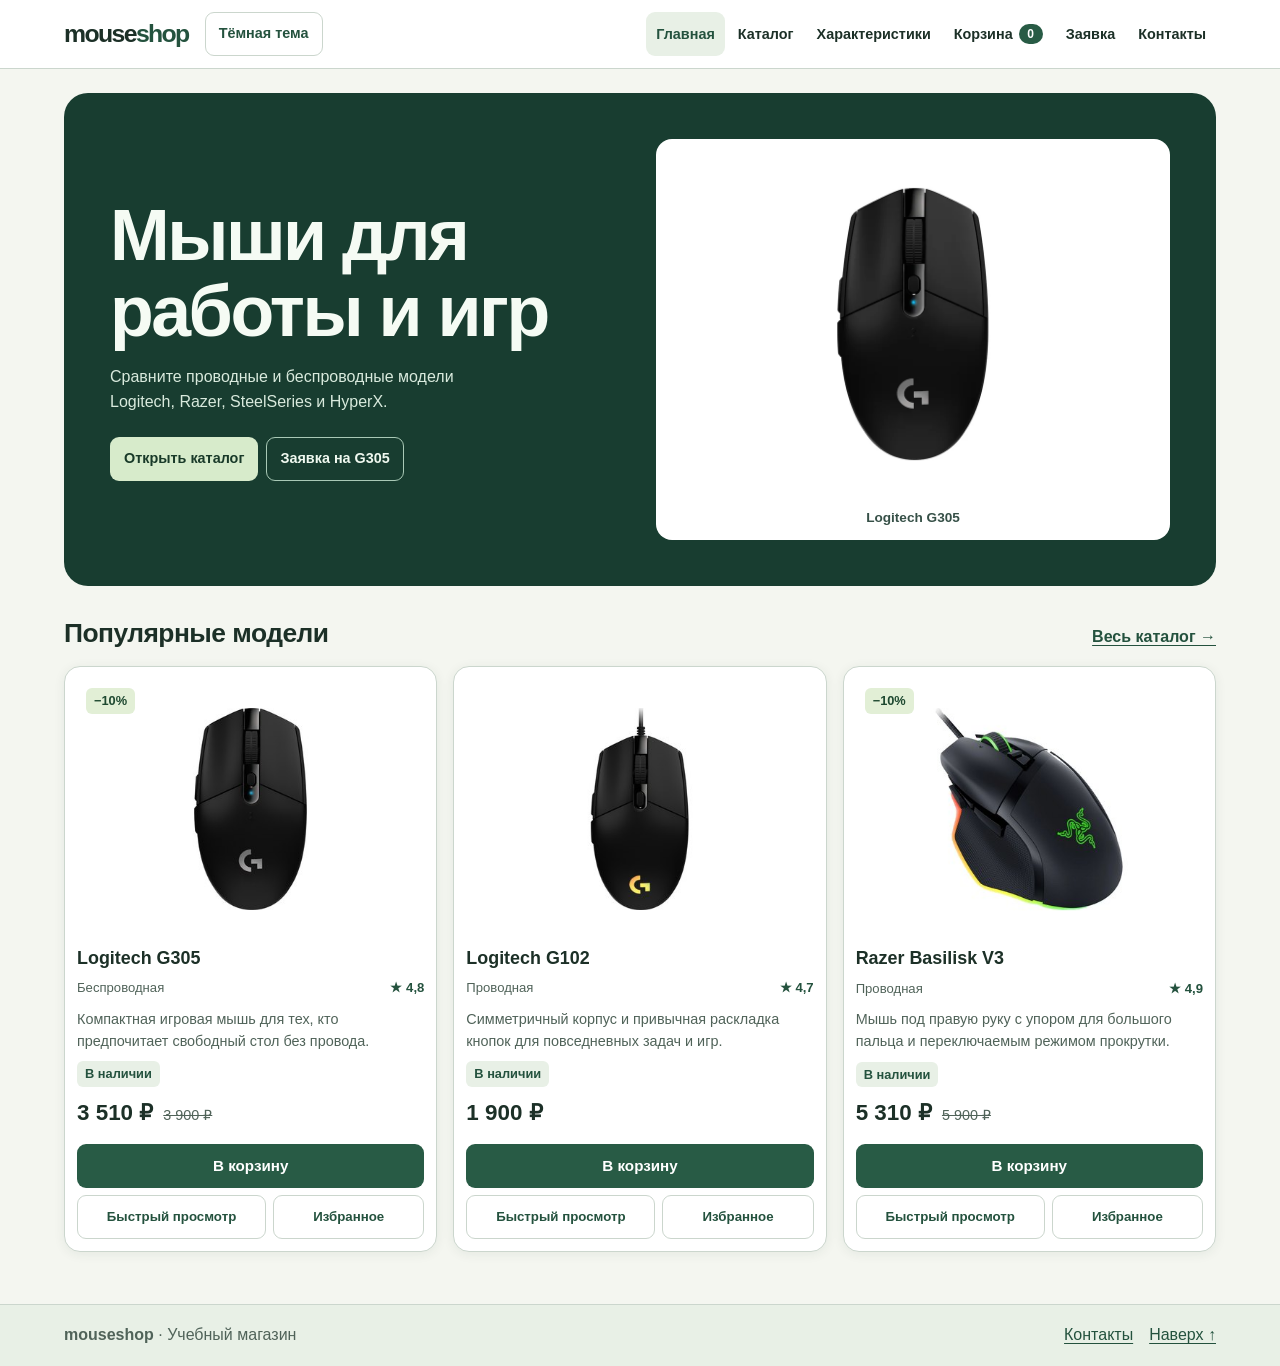
<file: index.html>
<!DOCTYPE html>
<html lang="ru">
  <head>
    <meta charset="UTF-8">
    <meta name="viewport" content="width=device-width, initial-scale=1.0">
    <title>Компьютерные мыши — mouseshop</title>
    <meta name="description" content="Мыши для работы и игр. Подбор по категории, избранное и учебные заявки.">
    <meta property="og:type" content="website">
    <meta property="og:title" content="Компьютерные мыши — mouseshop">
    <meta property="og:description" content="Мыши для работы и игр. Подбор по категории, избранное и учебные заявки.">
    <meta property="og:image" content="images/g305-960.jpg">
    <link rel="stylesheet" href="css/style.css">
    <link rel="stylesheet" href="css/responsive.css">
    <script src="js/data.js" defer></script>
    <script src="js/storage.js" defer></script>
    <script src="js/main.js" defer></script>
    <script src="js/cart.js" defer></script>
    <script src="js/modal.js" defer></script>
    <script src="js/catalog.js" defer></script>
    <script src="js/validation.js" defer></script>
  </head>
  <body id="top">
    <a class="skip-link" href="#main">Перейти к основному содержимому</a>
    <header class="site-header">
      <div class="site-header__inner">
        <div class="site-header__brand">
          <a class="site-header__logo" href="index.html">mouse<span>shop</span></a>
          <button class="button button--quiet theme-toggle" id="theme-toggle" type="button" hidden>Тёмная тема</button>
        </div>
        <nav class="site-nav" aria-label="Основная навигация">
          <ul class="site-nav__list">
            <li><a class="site-nav__link" href="index.html" aria-current="page">Главная</a></li>
            <li><a class="site-nav__link" href="catalog.html">Каталог</a></li>
            <li><a class="site-nav__link" href="product.html">Характеристики</a></li>
            <li><a class="site-nav__link" href="cart.html">Корзина <span class="cart-count" id="cart-count">0</span></a></li>
            <li><a class="site-nav__link" href="order.html">Заявка</a></li>
            <li><a class="site-nav__link" href="contacts.html">Контакты</a></li>
          </ul>
        </nav>
      </div>
    </header>
    <main id="main" tabindex="-1">
      <section class="hero">
        <div class="hero__content">
          <h1>Мыши для работы и игр</h1>
          <p>Сравните проводные и беспроводные модели Logitech, Razer, SteelSeries и HyperX.</p>
          <div class="action-row">
            <a class="button button--hero" href="catalog.html">Открыть каталог</a>
            <button class="button button--hero-secondary" id="quick-order" type="button" data-order-product="g305" aria-haspopup="dialog" hidden>Заявка на G305</button>
          </div>
        </div>
        <figure class="hero__figure">
          <picture>
            <source type="image/webp" srcset="images/g305-480.webp 480w, images/g305-960.webp 960w" sizes="(min-width: 900px) 42vw, 90vw">
            <img class="hero__image" src="images/g305-960.jpg" srcset="images/g305-480.jpg 480w, images/g305-960.jpg 960w" sizes="(min-width: 900px) 42vw, 90vw" alt="Чёрная беспроводная мышь Logitech G305" width="960" height="720" fetchpriority="high">
          </picture>
          <figcaption>Logitech G305</figcaption>
        </figure>
      </section>
      <p class="success-message" id="order-success" tabindex="-1" role="status" hidden></p>
      <section class="section" aria-labelledby="featured-heading">
        <div class="section-heading">
          <h2 id="featured-heading">Популярные модели</h2>
          <a class="text-link" href="catalog.html">Весь каталог →</a>
        </div>
        <div class="products-grid" id="featured-products"></div>
        <noscript><p>Включите JavaScript, чтобы увидеть подборку моделей.</p></noscript>
      </section>
      <dialog class="shop-dialog" id="product-dialog" aria-labelledby="preview-title">
        <div class="dialog-heading">
          <h2 id="preview-title">Быстрый просмотр</h2>
          <button class="button button--quiet" type="button" data-close-preview autofocus>Закрыть</button>
        </div>
        <div id="preview-content"></div>
        <p class="inline-feedback" id="preview-status" role="status"></p>
      </dialog>
      <dialog class="shop-dialog" id="order-dialog" aria-labelledby="quick-order-title">
        <div class="dialog-heading">
          <h2 id="quick-order-title">Быстрая заявка</h2>
          <button class="button button--quiet" type="button" data-close-order>Закрыть</button>
        </div>
          <form class="order-form" data-order-form method="post" novalidate hidden>
            <p class="order-form__hint order-form__field--wide">Поля со звёздочкой обязательны. Заявка проверяется в браузере.</p>
            <div class="order-form__field order-form__field--wide">
              <label for="quick-product">Модель *</label>
              <select class="field" id="quick-product" name="product" required aria-describedby="quick-product-error">
                <option value="">Выберите мышь</option>
              </select>
              <p class="field-error" id="quick-product-error" hidden></p>
            </div>
            <div class="order-form__field">
              <label for="quick-name">Имя *</label>
              <input class="field" id="quick-name" name="name" autocomplete="given-name" minlength="2" maxlength="80" required aria-describedby="quick-name-error">
              <p class="field-error" id="quick-name-error" hidden></p>
            </div>
            <div class="order-form__field">
              <label for="quick-email">E-mail *</label>
              <input class="field" id="quick-email" name="email" type="email" autocomplete="email" maxlength="160" required aria-describedby="quick-email-error">
              <p class="field-error" id="quick-email-error" hidden></p>
            </div>
            <div class="order-form__field">
              <label for="quick-phone">Телефон *</label>
              <input class="field" id="quick-phone" name="phone" type="tel" autocomplete="tel" placeholder="+7 (900) 000-00-00" maxlength="24" required aria-describedby="quick-phone-hint quick-phone-error">
              <small id="quick-phone-hint" class="field-hint">11 цифр, начиная с 7 или 8</small>
              <p class="field-error" id="quick-phone-error" hidden></p>
            </div>
            <div class="order-form__field order-form__field--wide">
              <label for="quick-comment">Комментарий (необязательно)</label>
              <textarea class="field" id="quick-comment" name="comment" rows="3" maxlength="300" aria-describedby="quick-comment-count quick-comment-error"></textarea>
              <small class="field-hint" id="quick-comment-count" data-comment-count>0 / 300</small>
              <p class="field-error" id="quick-comment-error" hidden></p>
            </div>
            <div class="order-form__field order-form__field--wide">
              <label class="check-label">
                <input id="quick-agreement" name="agreement" type="checkbox" required aria-describedby="quick-agreement-error">
                <span>Согласен на обработку данных для учебной заявки *</span>
              </label>
              <p class="field-error" id="quick-agreement-error" hidden></p>
            </div>
            <p class="order-form__feedback field-error order-form__field--wide" role="status"></p>
            <div class="action-row order-form__field--wide">
              <button class="button button--primary" type="submit">Подготовить заявку</button>
              <button class="button button--secondary" type="reset">Очистить</button>
            </div>
          </form>
      </dialog>
    </main>
    <footer class="site-footer">
      <div class="site-footer__inner">
        <p><strong>mouseshop</strong> · Учебный магазин</p>
        <div class="site-footer__links">
          <a href="contacts.html">Контакты</a>
          <a href="#top">Наверх ↑</a>
        </div>
      </div>
    </footer>
    <p id="shop-notice" class="shop-notice" role="status"></p>
  </body>
</html>
</file>
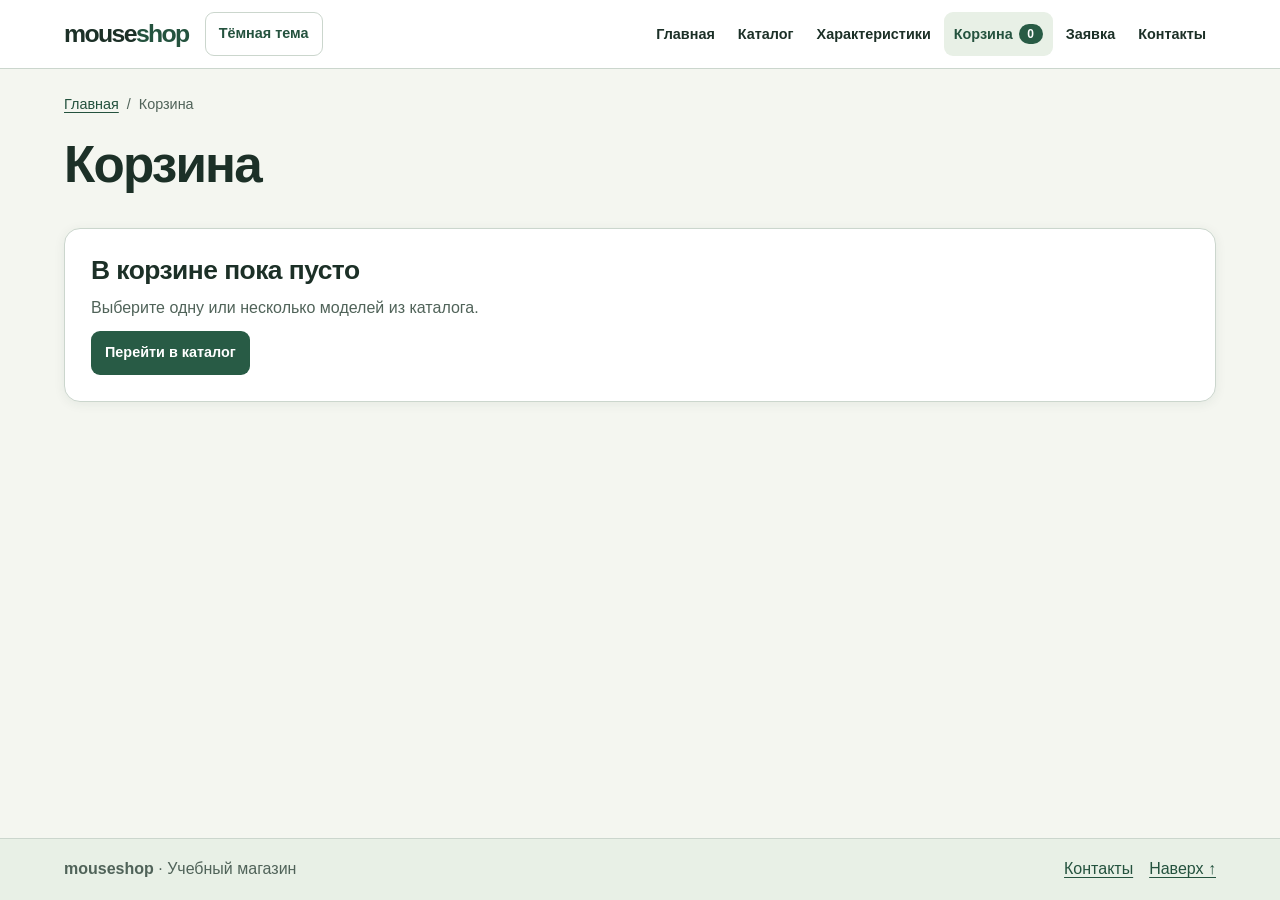
<file: cart.html>
<!DOCTYPE html>
<html lang="ru">
  <head>
    <meta charset="UTF-8">
    <meta name="viewport" content="width=device-width, initial-scale=1.0">
    <title>Корзина — mouseshop</title>
    <meta name="description" content="Выбранные модели, их количество, промокод и итоговая стоимость заявки.">
    <meta property="og:type" content="website">
    <meta property="og:title" content="Корзина — mouseshop">
    <meta property="og:description" content="Выбранные модели, их количество, промокод и итоговая стоимость заявки.">
    <meta property="og:image" content="images/g305-960.jpg">
    <link rel="stylesheet" href="css/style.css">
    <link rel="stylesheet" href="css/responsive.css">
    <script src="js/data.js" defer></script>
    <script src="js/storage.js" defer></script>
    <script src="js/main.js" defer></script>
    <script src="js/cart.js" defer></script>
  </head>
  <body id="top">
    <a class="skip-link" href="#main">Перейти к основному содержимому</a>
    <header class="site-header">
      <div class="site-header__inner">
        <div class="site-header__brand">
          <a class="site-header__logo" href="index.html">mouse<span>shop</span></a>
          <button class="button button--quiet theme-toggle" id="theme-toggle" type="button" hidden>Тёмная тема</button>
        </div>
        <nav class="site-nav" aria-label="Основная навигация">
          <ul class="site-nav__list">
            <li><a class="site-nav__link" href="index.html">Главная</a></li>
            <li><a class="site-nav__link" href="catalog.html">Каталог</a></li>
            <li><a class="site-nav__link" href="product.html">Характеристики</a></li>
            <li><a class="site-nav__link" href="cart.html" aria-current="page">Корзина <span class="cart-count" id="cart-count">0</span></a></li>
            <li><a class="site-nav__link" href="order.html">Заявка</a></li>
            <li><a class="site-nav__link" href="contacts.html">Контакты</a></li>
          </ul>
        </nav>
      </div>
    </header>
    <main id="main" tabindex="-1">
      <nav class="breadcrumbs" aria-label="Хлебные крошки">
        <a href="index.html">Главная</a>
        <span aria-current="page">Корзина</span>
      </nav>
      <section class="section section--intro">
        <h1>Корзина</h1>
      </section>
      <div class="section">
        <div class="empty-state panel" id="cart-empty" hidden>
          <h2>В корзине пока пусто</h2>
          <p>Выберите одну или несколько моделей из каталога.</p>
          <a class="button button--primary" href="catalog.html">Перейти в каталог</a>
        </div>
        <p class="visually-hidden" id="cart-status" role="status"></p>
        <div class="cart-layout" id="cart-panel" hidden>
          <section aria-labelledby="cart-items-title">
            <h2 id="cart-items-title" class="visually-hidden">Выбранные модели</h2>
            <ul class="cart-items" id="cart-items"></ul>
          </section>
          <aside class="panel cart-summary" aria-labelledby="cart-summary-title">
            <h2 id="cart-summary-title">Стоимость заявки</h2>
            <dl class="cart-totals">
              <div><dt>Товары</dt><dd id="cart-subtotal"></dd></div>
              <div><dt>Скидка по промокоду</dt><dd id="cart-discount"></dd></div>
              <div class="cart-totals__total"><dt>Итого</dt><dd id="cart-total"></dd></div>
            </dl>
            <form class="promo-form" id="promo-form">
              <label for="promo-code">Промокод</label>
              <div class="promo-form__controls">
                <input class="field" type="text" id="promo-code" maxlength="20" autocomplete="off" spellcheck="false" aria-describedby="promo-hint promo-status">
                <button class="button button--secondary" type="submit">Применить</button>
              </div>
              <small id="promo-hint" class="field-hint">Учебный код MOUSE10 даёт скидку 10%.</small>
              <p id="promo-status" class="inline-feedback" role="status"></p>
              <button class="button button--quiet" id="promo-remove" type="button" hidden>Убрать код</button>
            </form>
            <a class="button button--primary cart-summary__checkout" href="order.html?from=cart">Оформить заявку</a>
          </aside>
        </div>
        <noscript><p>Включите JavaScript для работы с корзиной.</p></noscript>
      </div>
    </main>
    <footer class="site-footer">
      <div class="site-footer__inner">
        <p><strong>mouseshop</strong> · Учебный магазин</p>
        <div class="site-footer__links">
          <a href="contacts.html">Контакты</a>
          <a href="#top">Наверх ↑</a>
        </div>
      </div>
    </footer>
    <p id="shop-notice" class="shop-notice" role="status"></p>
  </body>
</html>
</file>
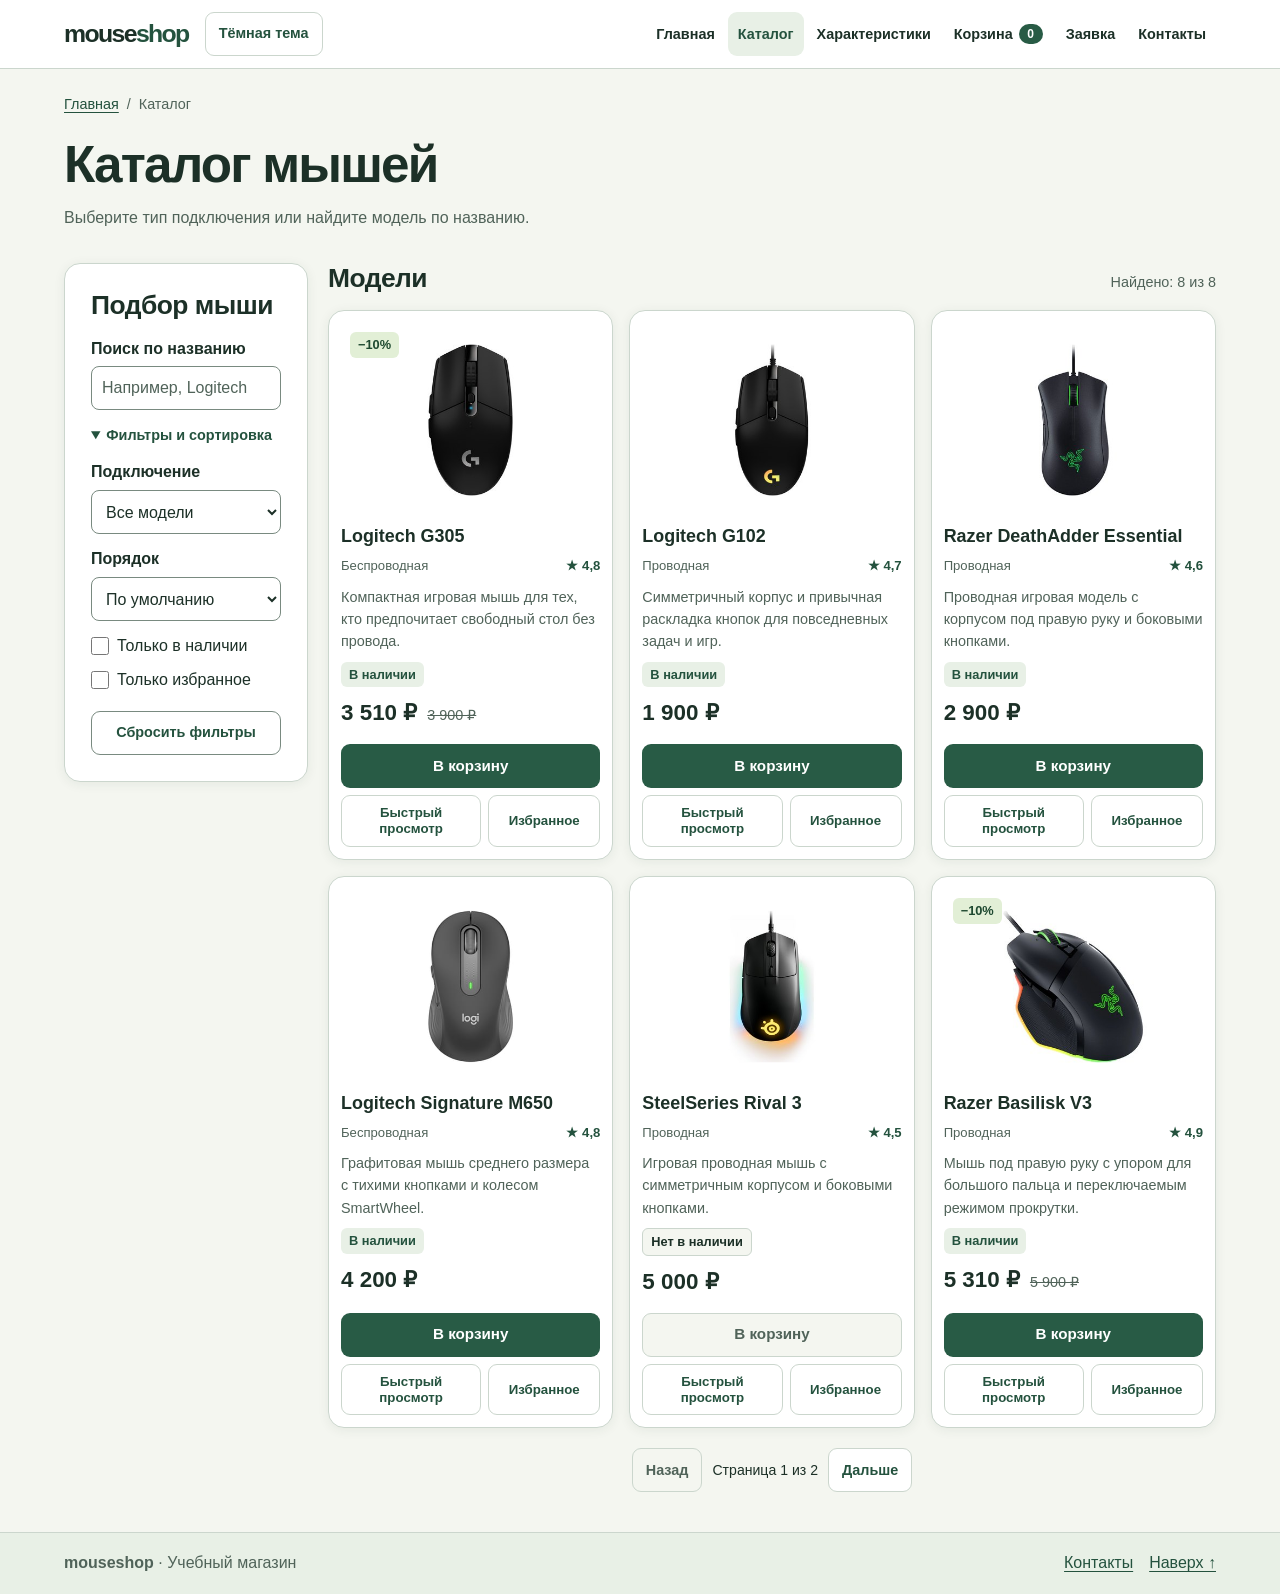
<file: catalog.html>
<!DOCTYPE html>
<html lang="ru">
  <head>
    <meta charset="UTF-8">
    <meta name="viewport" content="width=device-width, initial-scale=1.0">
    <title>Каталог мышей — mouseshop</title>
    <meta name="description" content="Поиск и фильтры для компьютерных мышей. Сравните модели, цены и наличие.">
    <meta property="og:type" content="website">
    <meta property="og:title" content="Каталог мышей — mouseshop">
    <meta property="og:description" content="Поиск и фильтры для компьютерных мышей. Сравните модели, цены и наличие.">
    <meta property="og:image" content="images/g305-960.jpg">
    <link rel="stylesheet" href="css/style.css">
    <link rel="stylesheet" href="css/responsive.css">
    <script src="js/data.js" defer></script>
    <script src="js/storage.js" defer></script>
    <script src="js/main.js" defer></script>
    <script src="js/cart.js" defer></script>
    <script src="js/modal.js" defer></script>
    <script src="js/catalog.js" defer></script>
  </head>
  <body id="top">
    <a class="skip-link" href="#main">Перейти к основному содержимому</a>
    <header class="site-header">
      <div class="site-header__inner">
        <div class="site-header__brand">
          <a class="site-header__logo" href="index.html">mouse<span>shop</span></a>
          <button class="button button--quiet theme-toggle" id="theme-toggle" type="button" hidden>Тёмная тема</button>
        </div>
        <nav class="site-nav" aria-label="Основная навигация">
          <ul class="site-nav__list">
            <li><a class="site-nav__link" href="index.html">Главная</a></li>
            <li><a class="site-nav__link" href="catalog.html" aria-current="page">Каталог</a></li>
            <li><a class="site-nav__link" href="product.html">Характеристики</a></li>
            <li><a class="site-nav__link" href="cart.html">Корзина <span class="cart-count" id="cart-count">0</span></a></li>
            <li><a class="site-nav__link" href="order.html">Заявка</a></li>
            <li><a class="site-nav__link" href="contacts.html">Контакты</a></li>
          </ul>
        </nav>
      </div>
    </header>
    <main id="main" tabindex="-1">
      <nav class="breadcrumbs" aria-label="Хлебные крошки">
        <a href="index.html">Главная</a>
        <span aria-current="page">Каталог</span>
      </nav>
      <section class="section section--intro">
        <h1>Каталог мышей</h1>
        <p>Выберите тип подключения или найдите модель по названию.</p>
      </section>
      <div class="catalog-layout">
        <aside class="catalog-filters panel" id="catalog-filters" aria-labelledby="catalog-filters-title" hidden>
          <h2 id="catalog-filters-title">Подбор мыши</h2>
          <div>
            <label for="catalog-search">Поиск по названию</label>
            <input class="field" id="catalog-search" type="search" placeholder="Например, Logitech">
          </div>
          <details class="catalog-options" id="catalog-options" open>
            <summary>Фильтры и сортировка</summary>
            <div class="catalog-controls">
              <div>
                <label for="catalog-category">Подключение</label>
                <select class="field" id="catalog-category">
                  <option value="all">Все модели</option>
                  <option value="wired">Проводные</option>
                  <option value="wireless">Беспроводные</option>
                </select>
              </div>
              <div>
                <label for="catalog-sort">Порядок</label>
                <select class="field" id="catalog-sort">
                  <option value="default">По умолчанию</option>
                  <option value="asc">Сначала дешевле</option>
                  <option value="desc">Сначала дороже</option>
                  <option value="title">По названию</option>
                </select>
              </div>
              <div class="catalog-controls__checks">
                <label class="check-label"><input id="catalog-available" type="checkbox"> Только в наличии</label>
                <label class="check-label"><input id="catalog-favorites" type="checkbox"> Только избранное</label>
              </div>
              <button class="button button--secondary" id="catalog-reset" type="button">Сбросить фильтры</button>
            </div>
          </details>
        </aside>
        <section class="catalog-results" aria-labelledby="catalog-results">
          <div class="section-heading">
            <h2 id="catalog-results" tabindex="-1">Модели</h2>
            <p class="results-count" id="catalog-summary" role="status"></p>
          </div>
          <div class="products-grid" id="catalog-products"></div>
          <div class="empty-state panel" id="catalog-empty" hidden>
            <h3>Нет подходящих моделей</h3>
            <p id="catalog-empty-text"></p>
            <button class="button button--secondary" id="catalog-empty-reset" type="button">Сбросить фильтры</button>
          </div>
          <nav class="pagination" id="catalog-pages" aria-label="Страницы каталога" hidden>
            <button class="button button--quiet" id="catalog-previous" type="button">Назад</button>
            <span id="catalog-page"></span>
            <button class="button button--quiet" id="catalog-next" type="button">Дальше</button>
          </nav>
          <noscript><p>Включите JavaScript, чтобы просмотреть товары и воспользоваться фильтрами.</p></noscript>
        </section>
      </div>
      <dialog class="shop-dialog" id="product-dialog" aria-labelledby="preview-title">
        <div class="dialog-heading">
          <h2 id="preview-title">Быстрый просмотр</h2>
          <button class="button button--quiet" type="button" data-close-preview autofocus>Закрыть</button>
        </div>
        <div id="preview-content"></div>
        <p class="inline-feedback" id="preview-status" role="status"></p>
      </dialog>
    </main>
    <footer class="site-footer">
      <div class="site-footer__inner">
        <p><strong>mouseshop</strong> · Учебный магазин</p>
        <div class="site-footer__links">
          <a href="contacts.html">Контакты</a>
          <a href="#top">Наверх ↑</a>
        </div>
      </div>
    </footer>
    <p id="shop-notice" class="shop-notice" role="status"></p>
  </body>
</html>
</file>
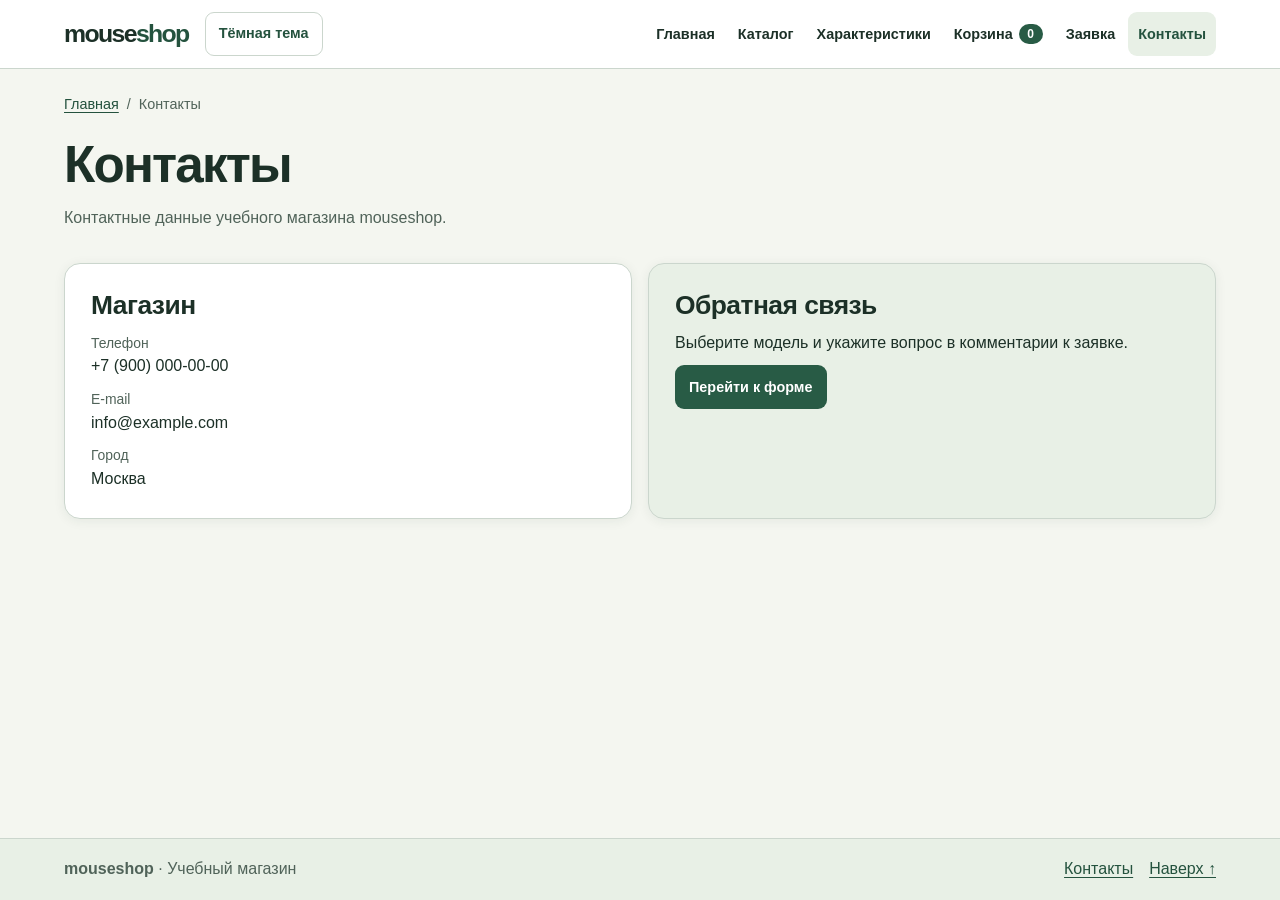
<file: contacts.html>
<!DOCTYPE html>
<html lang="ru">
  <head>
    <meta charset="UTF-8">
    <meta name="viewport" content="width=device-width, initial-scale=1.0">
    <title>Контакты — mouseshop</title>
    <meta name="description" content="Контактная информация учебного магазина и форма обратной связи.">
    <meta property="og:type" content="website">
    <meta property="og:title" content="Контакты — mouseshop">
    <meta property="og:description" content="Контактная информация учебного магазина и форма обратной связи.">
    <meta property="og:image" content="images/g305-960.jpg">
    <link rel="stylesheet" href="css/style.css">
    <link rel="stylesheet" href="css/responsive.css">
    <script src="js/data.js" defer></script>
    <script src="js/storage.js" defer></script>
    <script src="js/main.js" defer></script>
    <script src="js/cart.js" defer></script>
  </head>
  <body id="top">
    <a class="skip-link" href="#main">Перейти к основному содержимому</a>
    <header class="site-header">
      <div class="site-header__inner">
        <div class="site-header__brand">
          <a class="site-header__logo" href="index.html">mouse<span>shop</span></a>
          <button class="button button--quiet theme-toggle" id="theme-toggle" type="button" hidden>Тёмная тема</button>
        </div>
        <nav class="site-nav" aria-label="Основная навигация">
          <ul class="site-nav__list">
            <li><a class="site-nav__link" href="index.html">Главная</a></li>
            <li><a class="site-nav__link" href="catalog.html">Каталог</a></li>
            <li><a class="site-nav__link" href="product.html">Характеристики</a></li>
            <li><a class="site-nav__link" href="cart.html">Корзина <span class="cart-count" id="cart-count">0</span></a></li>
            <li><a class="site-nav__link" href="order.html">Заявка</a></li>
            <li><a class="site-nav__link" href="contacts.html" aria-current="page">Контакты</a></li>
          </ul>
        </nav>
      </div>
    </header>
    <main id="main" tabindex="-1">
      <nav class="breadcrumbs" aria-label="Хлебные крошки">
        <a href="index.html">Главная</a>
        <span aria-current="page">Контакты</span>
      </nav>
      <section class="section section--intro">
        <h1>Контакты</h1>
        <p>Контактные данные учебного магазина mouseshop.</p>
      </section>
      <div class="section contact-layout">
        <section class="panel contact-panel" aria-labelledby="contact-heading">
          <h2 id="contact-heading">Магазин</h2>
          <dl class="contact-list">
            <div><dt>Телефон</dt><dd>+7 (900) 000-00-00</dd></div>
            <div><dt>E-mail</dt><dd>info@example.com</dd></div>
            <div><dt>Город</dt><dd>Москва</dd></div>
          </dl>
        </section>
        <section class="panel contact-panel contact-panel--accent" id="feedback" aria-labelledby="feedback-heading">
          <h2 id="feedback-heading">Обратная связь</h2>
          <p>Выберите модель и укажите вопрос в комментарии к заявке.</p>
          <a class="button button--primary" href="order.html">Перейти к форме</a>
        </section>
      </div>
    </main>
    <footer class="site-footer">
      <div class="site-footer__inner">
        <p><strong>mouseshop</strong> · Учебный магазин</p>
        <div class="site-footer__links">
          <a href="contacts.html">Контакты</a>
          <a href="#top">Наверх ↑</a>
        </div>
      </div>
    </footer>
    <p id="shop-notice" class="shop-notice" role="status"></p>
  </body>
</html>
</file>
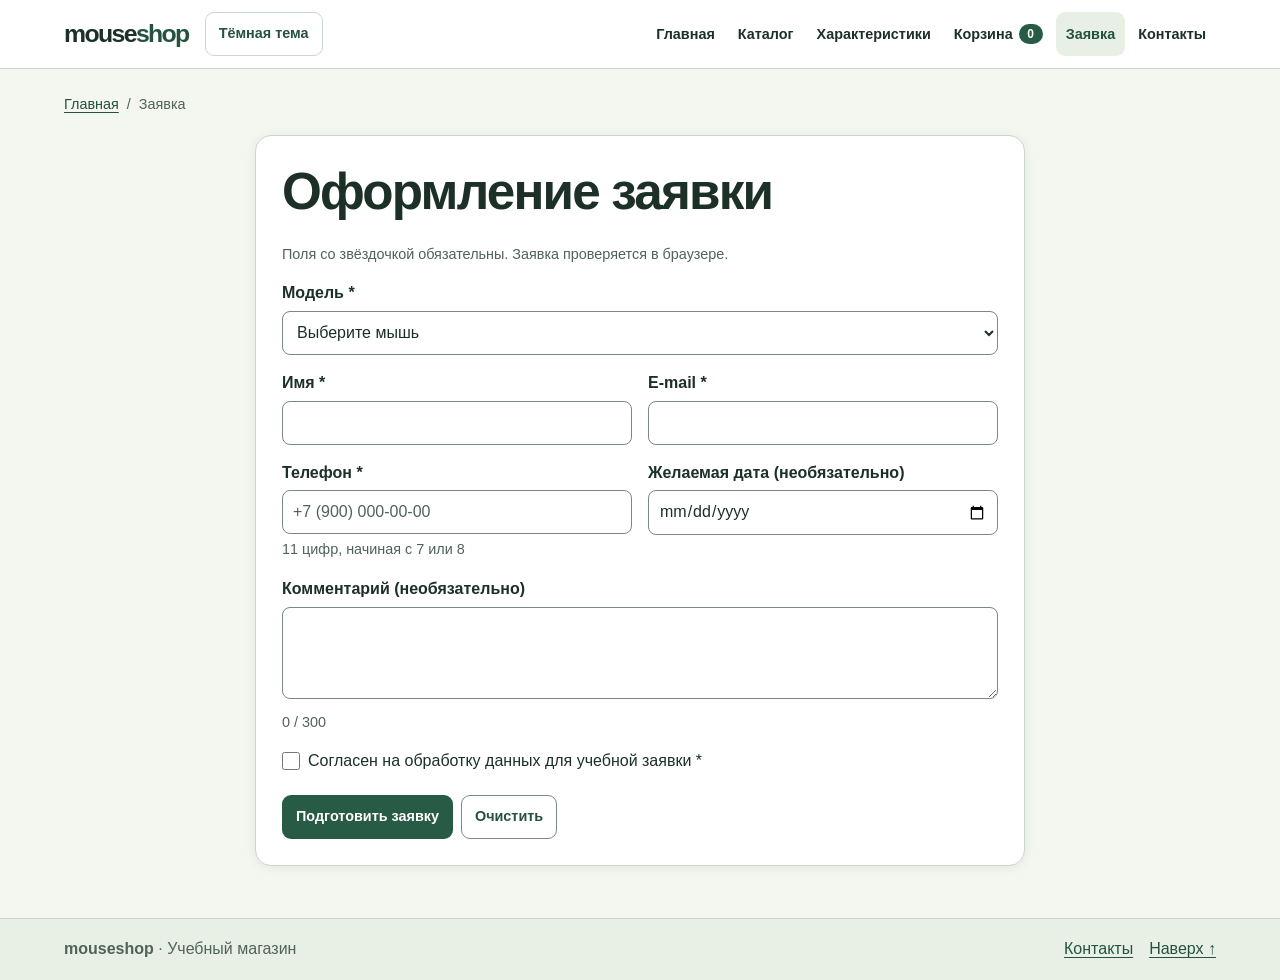
<file: order.html>
<!DOCTYPE html>
<html lang="ru">
  <head>
    <meta charset="UTF-8">
    <meta name="viewport" content="width=device-width, initial-scale=1.0">
    <title>Оформление заявки — mouseshop</title>
    <meta name="description" content="Учебная заявка на выбранную модель или товары из корзины.">
    <meta property="og:type" content="website">
    <meta property="og:title" content="Оформление заявки — mouseshop">
    <meta property="og:description" content="Учебная заявка на выбранную модель или товары из корзины.">
    <meta property="og:image" content="images/g305-960.jpg">
    <link rel="stylesheet" href="css/style.css">
    <link rel="stylesheet" href="css/responsive.css">
    <script src="js/data.js" defer></script>
    <script src="js/storage.js" defer></script>
    <script src="js/main.js" defer></script>
    <script src="js/cart.js" defer></script>
    <script src="js/validation.js" defer></script>
  </head>
  <body id="top">
    <a class="skip-link" href="#main">Перейти к основному содержимому</a>
    <header class="site-header">
      <div class="site-header__inner">
        <div class="site-header__brand">
          <a class="site-header__logo" href="index.html">mouse<span>shop</span></a>
          <button class="button button--quiet theme-toggle" id="theme-toggle" type="button" hidden>Тёмная тема</button>
        </div>
        <nav class="site-nav" aria-label="Основная навигация">
          <ul class="site-nav__list">
            <li><a class="site-nav__link" href="index.html">Главная</a></li>
            <li><a class="site-nav__link" href="catalog.html">Каталог</a></li>
            <li><a class="site-nav__link" href="product.html">Характеристики</a></li>
            <li><a class="site-nav__link" href="cart.html">Корзина <span class="cart-count" id="cart-count">0</span></a></li>
            <li><a class="site-nav__link" href="order.html" aria-current="page">Заявка</a></li>
            <li><a class="site-nav__link" href="contacts.html">Контакты</a></li>
          </ul>
        </nav>
      </div>
    </header>
    <main id="main" tabindex="-1">
      <nav class="breadcrumbs" aria-label="Хлебные крошки">
        <a href="index.html">Главная</a>
        <span aria-current="page">Заявка</span>
      </nav>
      <section class="section section--form panel">
        <h1>Оформление заявки</h1>
        <p class="success-message" id="order-success" tabindex="-1" role="status" hidden></p>
        <div class="order-summary" id="order-cart-summary" hidden>
          <h2>Товары из корзины</h2>
          <ul id="order-cart-items"></ul>
          <p id="order-cart-discount"></p>
          <p class="order-summary__total">Итого <strong id="order-cart-total"></strong></p>
          <a href="cart.html">Изменить корзину</a>
        </div>
        <p class="order-form__hint" id="order-empty-cart" hidden>Корзина пуста. Выберите модель ниже или <a href="catalog.html">перейдите в каталог</a>.</p>
        <form class="order-form" data-order-form method="post" novalidate hidden>
          <p class="order-form__hint order-form__field--wide">Поля со звёздочкой обязательны. Заявка проверяется в браузере.</p>
          <div class="order-form__field order-form__field--wide">
            <label for="order-product">Модель *</label>
            <select class="field" id="order-product" name="product" required aria-describedby="order-product-error">
              <option value="">Выберите мышь</option>
            </select>
            <p class="field-error" id="order-product-error" hidden></p>
          </div>
          <div class="order-form__field">
            <label for="order-name">Имя *</label>
            <input class="field" id="order-name" name="name" autocomplete="given-name" minlength="2" maxlength="80" required aria-describedby="order-name-error">
            <p class="field-error" id="order-name-error" hidden></p>
          </div>
          <div class="order-form__field">
            <label for="order-email">E-mail *</label>
            <input class="field" id="order-email" name="email" type="email" autocomplete="email" maxlength="160" required aria-describedby="order-email-error">
            <p class="field-error" id="order-email-error" hidden></p>
          </div>
          <div class="order-form__field">
            <label for="order-phone">Телефон *</label>
            <input class="field" id="order-phone" name="phone" type="tel" autocomplete="tel" placeholder="+7 (900) 000-00-00" maxlength="24" required aria-describedby="order-phone-hint order-phone-error">
            <small id="order-phone-hint" class="field-hint">11 цифр, начиная с 7 или 8</small>
            <p class="field-error" id="order-phone-error" hidden></p>
          </div>
          <div class="order-form__field">
            <label for="order-date">Желаемая дата (необязательно)</label>
            <input class="field" id="order-date" name="date" type="date" aria-describedby="order-date-error">
            <p class="field-error" id="order-date-error" hidden></p>
          </div>
          <div class="order-form__field order-form__field--wide">
            <label for="order-comment">Комментарий (необязательно)</label>
            <textarea class="field" id="order-comment" name="comment" rows="3" maxlength="300" aria-describedby="order-comment-count order-comment-error"></textarea>
            <small class="field-hint" id="order-comment-count" data-comment-count>0 / 300</small>
            <p class="field-error" id="order-comment-error" hidden></p>
          </div>
          <div class="order-form__field order-form__field--wide">
            <label class="check-label">
              <input id="order-agreement" name="agreement" type="checkbox" required aria-describedby="order-agreement-error">
              <span>Согласен на обработку данных для учебной заявки *</span>
            </label>
            <p class="field-error" id="order-agreement-error" hidden></p>
          </div>
          <p class="order-form__feedback field-error order-form__field--wide" role="status"></p>
          <div class="action-row order-form__field--wide">
            <button class="button button--primary" type="submit">Подготовить заявку</button>
            <button class="button button--secondary" type="reset">Очистить</button>
          </div>
        </form>
        <noscript><p>Включите JavaScript для проверки заявки.</p></noscript>
      </section>
    </main>
    <footer class="site-footer">
      <div class="site-footer__inner">
        <p><strong>mouseshop</strong> · Учебный магазин</p>
        <div class="site-footer__links">
          <a href="contacts.html">Контакты</a>
          <a href="#top">Наверх ↑</a>
        </div>
      </div>
    </footer>
    <p id="shop-notice" class="shop-notice" role="status"></p>
  </body>
</html>
</file>
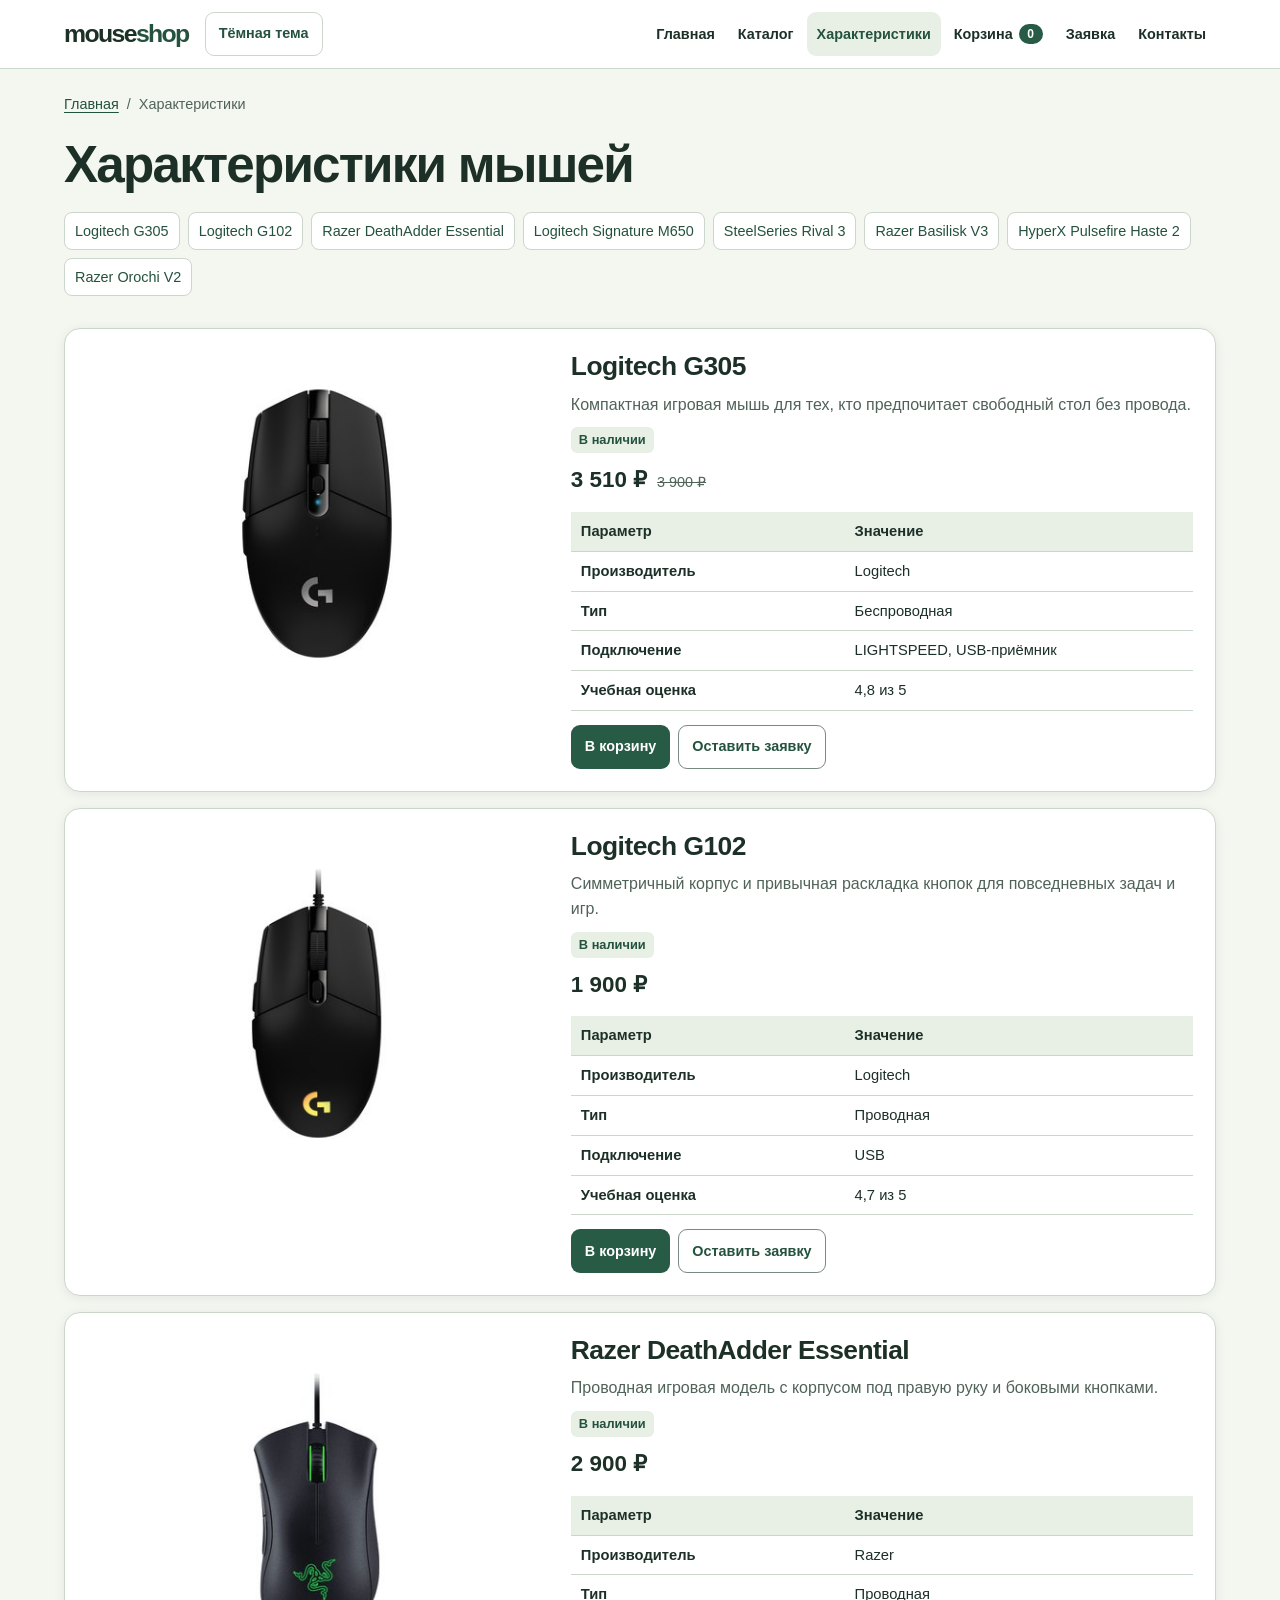
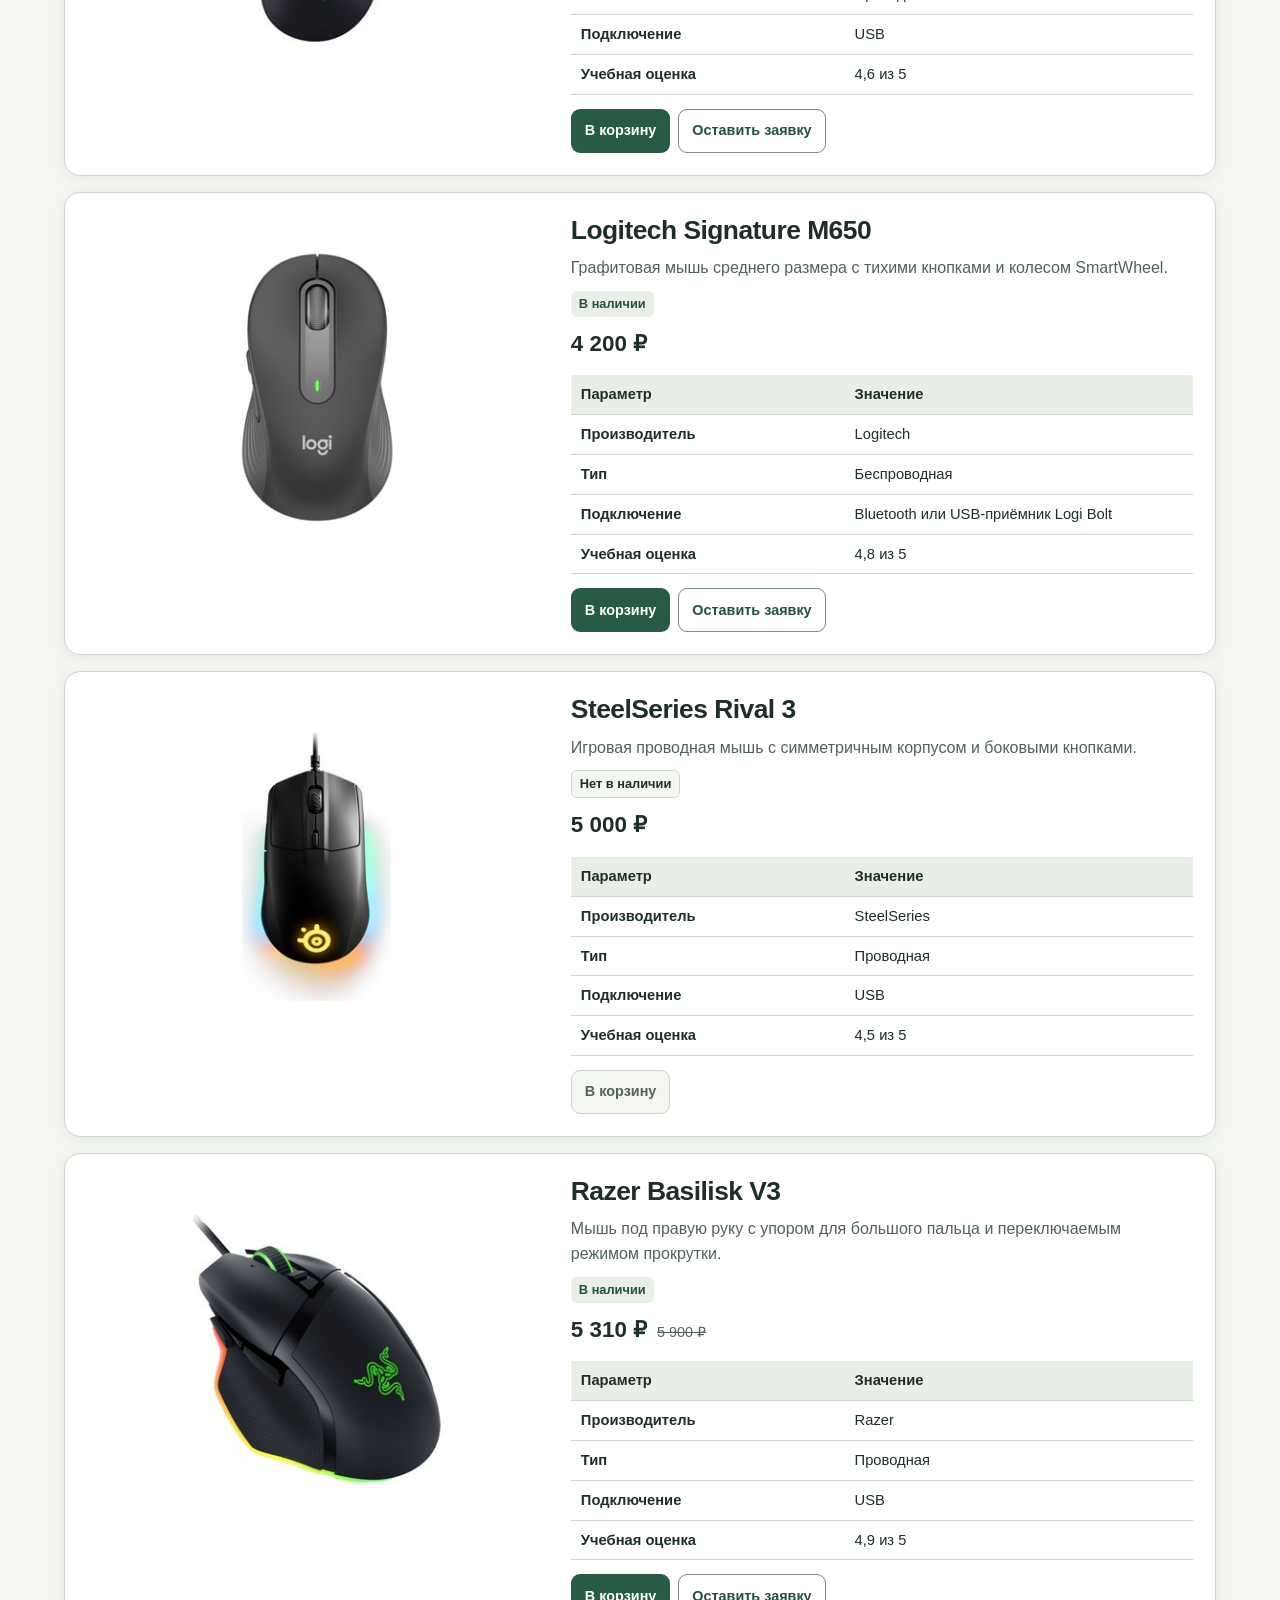
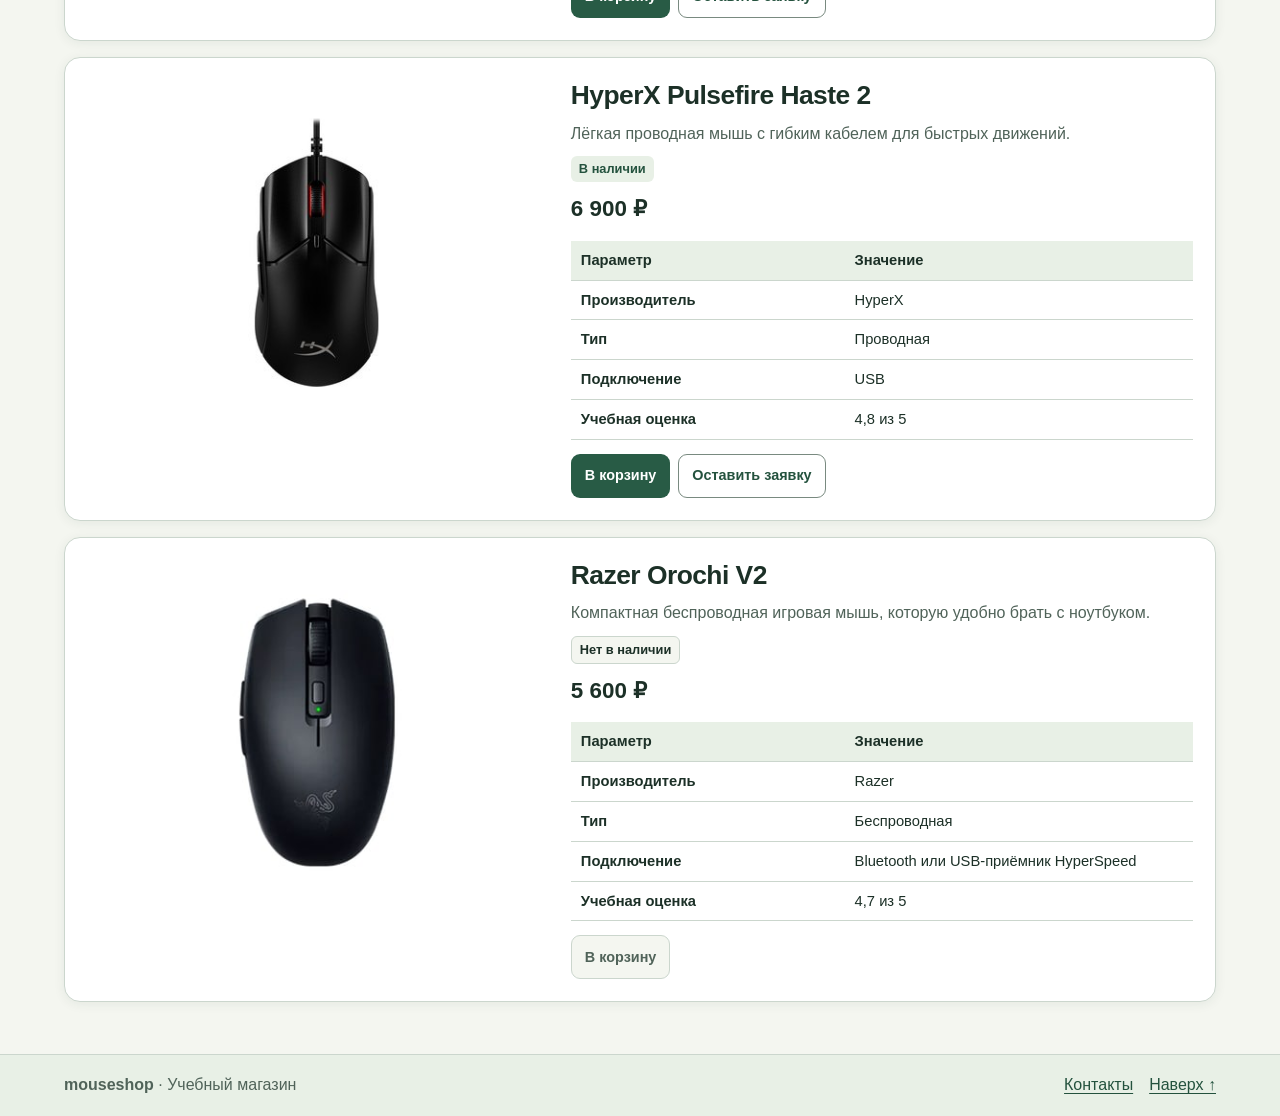
<file: product.html>
<!DOCTYPE html>
<html lang="ru">
  <head>
    <meta charset="UTF-8">
    <meta name="viewport" content="width=device-width, initial-scale=1.0">
    <title>Характеристики — mouseshop</title>
    <meta name="description" content="Фотографии, подключение и учебные цены моделей из каталога.">
    <meta property="og:type" content="website">
    <meta property="og:title" content="Характеристики — mouseshop">
    <meta property="og:description" content="Фотографии, подключение и учебные цены моделей из каталога.">
    <meta property="og:image" content="images/g305-960.jpg">
    <link rel="stylesheet" href="css/style.css">
    <link rel="stylesheet" href="css/responsive.css">
    <script src="js/data.js" defer></script>
    <script src="js/storage.js" defer></script>
    <script src="js/main.js" defer></script>
    <script src="js/cart.js" defer></script>
    <script src="js/product.js" defer></script>
  </head>
  <body id="top">
    <a class="skip-link" href="#main">Перейти к основному содержимому</a>
    <header class="site-header">
      <div class="site-header__inner">
        <div class="site-header__brand">
          <a class="site-header__logo" href="index.html">mouse<span>shop</span></a>
          <button class="button button--quiet theme-toggle" id="theme-toggle" type="button" hidden>Тёмная тема</button>
        </div>
        <nav class="site-nav" aria-label="Основная навигация">
          <ul class="site-nav__list">
            <li><a class="site-nav__link" href="index.html">Главная</a></li>
            <li><a class="site-nav__link" href="catalog.html">Каталог</a></li>
            <li><a class="site-nav__link" href="product.html" aria-current="page">Характеристики</a></li>
            <li><a class="site-nav__link" href="cart.html">Корзина <span class="cart-count" id="cart-count">0</span></a></li>
            <li><a class="site-nav__link" href="order.html">Заявка</a></li>
            <li><a class="site-nav__link" href="contacts.html">Контакты</a></li>
          </ul>
        </nav>
      </div>
    </header>
    <main id="main" tabindex="-1">
      <nav class="breadcrumbs" aria-label="Хлебные крошки">
        <a href="index.html">Главная</a>
        <span aria-current="page">Характеристики</span>
      </nav>
      <section class="section section--intro">
        <h1>Характеристики мышей</h1>
        <nav class="product-index" id="product-index" aria-label="Перейти к модели"></nav>
      </section>
      <div class="section" id="product-details"></div>
      <noscript><p>Включите JavaScript, чтобы увидеть характеристики моделей.</p></noscript>
    </main>
    <footer class="site-footer">
      <div class="site-footer__inner">
        <p><strong>mouseshop</strong> · Учебный магазин</p>
        <div class="site-footer__links">
          <a href="contacts.html">Контакты</a>
          <a href="#top">Наверх ↑</a>
        </div>
      </div>
    </footer>
    <p id="shop-notice" class="shop-notice" role="status"></p>
  </body>
</html>
</file>
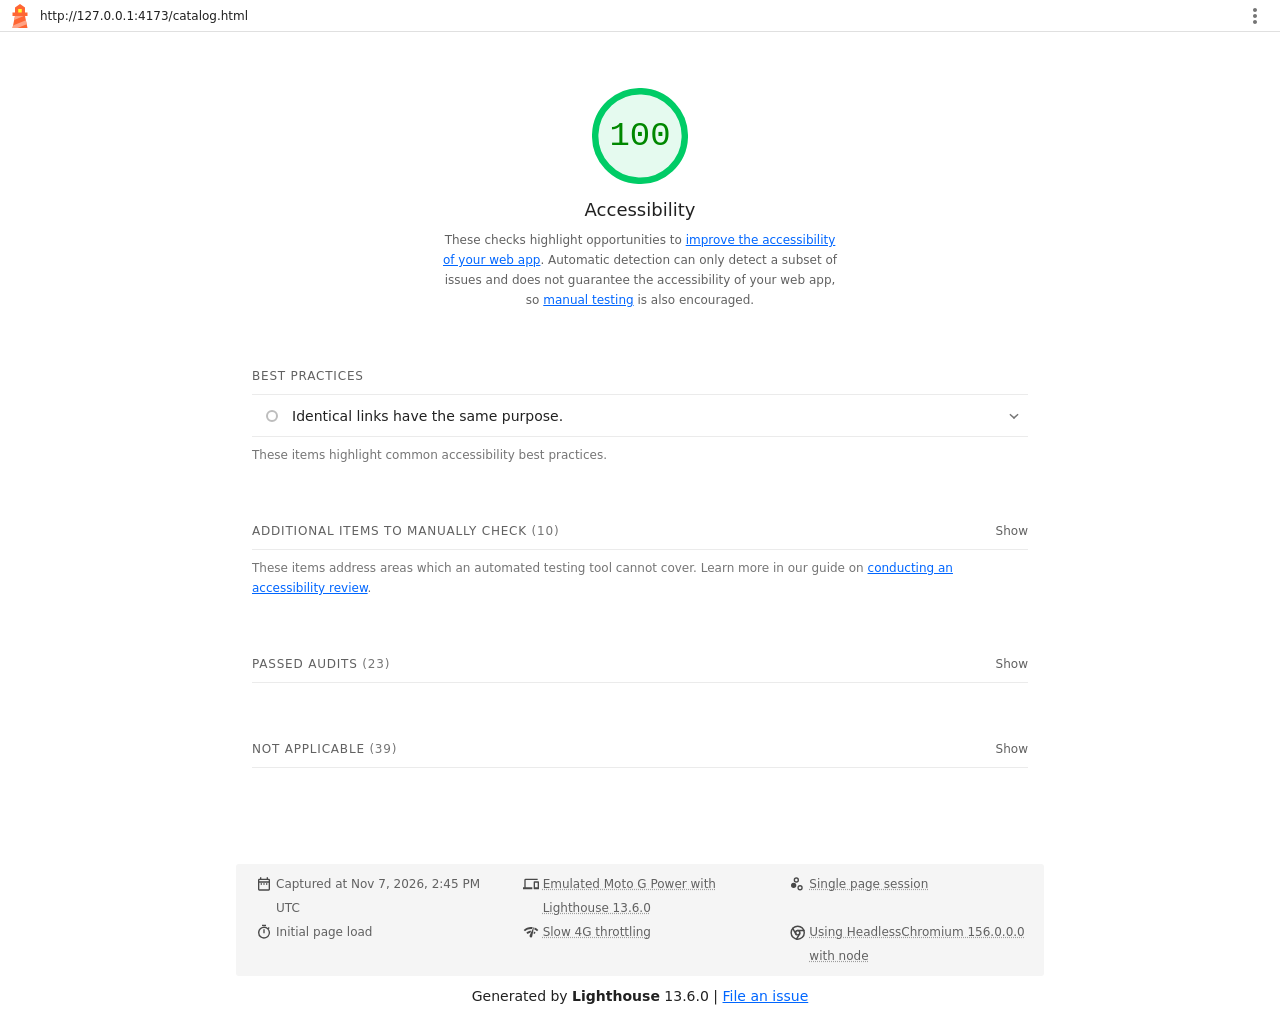
<file: lighthouse/catalog-accessibility.html>
<!--
@license
Copyright 2018 Google LLC
SPDX-License-Identifier: Apache-2.0
-->
<!doctype html>
<html lang="en">
<head>
  <meta charset="utf-8">
  <meta name="viewport" content="width=device-width, initial-scale=1, minimum-scale=1">
  <link rel="icon" href='data:image/svg+xml;utf8,<svg fill="none" xmlns="http://www.w3.org/2000/svg" viewBox="0 0 48 48"><path d="m14 7 10-7 10 7v10h5v7h-5l5 24H9l5-24H9v-7h5V7Z" fill="%23F63"/><path d="M31.561 24H14l-1.689 8.105L31.561 24ZM18.983 48H9l1.022-4.907L35.723 32.27l1.663 7.98L18.983 48Z" fill="%23FFA385"/><path fill="%23FF3" d="M20.5 10h7v7h-7z"/></svg>'>
  <title>Lighthouse Report</title>
  <style>body {margin: 0}</style>
</head>
<body>
  <noscript>Lighthouse report requires JavaScript. Please enable.</noscript>

  <div id="lh-log"></div>

  <script>window.__LIGHTHOUSE_JSON__ = {"lighthouseVersion":"13.6.0","requestedUrl":"http://127.0.0.1:4173/catalog.html","mainDocumentUrl":"http://127.0.0.1:4173/catalog.html","finalDisplayedUrl":"http://127.0.0.1:4173/catalog.html","finalUrl":"http://127.0.0.1:4173/catalog.html","fetchTime":"2026-11-07T14:45:23.459Z","gatherMode":"navigation","runWarnings":[],"userAgent":"Mozilla/5.0 (Windows NT 10.0; Win64; x64) AppleWebKit/537.36 (KHTML, like Gecko) HeadlessChrome/156.0.0.0 Safari/537.36","environment":{"networkUserAgent":"Mozilla/5.0 (Linux; Android 11; moto g power (2022)) AppleWebKit/537.36 (KHTML, like Gecko) Chrome/156.0.0.0 Mobile Safari/537.36","hostUserAgent":"Mozilla/5.0 (Windows NT 10.0; Win64; x64) AppleWebKit/537.36 (KHTML, like Gecko) HeadlessChrome/156.0.0.0 Safari/537.36","benchmarkIndex":2598.5,"credits":{"axe-core":"4.14.0"}},"audits":{"accesskeys":{"id":"accesskeys","title":"`[accesskey]` values are unique","description":"Access keys let users quickly focus a part of the page. For proper navigation, each access key must be unique. [Learn more about access keys](https://dequeuniversity.com/rules/axe/4.14/accesskeys).","score":null,"scoreDisplayMode":"notApplicable"},"aria-allowed-attr":{"id":"aria-allowed-attr","title":"`[aria-*]` attributes match their roles","description":"Each ARIA `role` supports a specific subset of `aria-*` attributes. Mismatching these invalidates the `aria-*` attributes. [Learn how to match ARIA attributes to their roles](https://dequeuniversity.com/rules/axe/4.14/aria-allowed-attr).","score":1,"scoreDisplayMode":"binary","details":{"type":"table","headings":[{"key":"node","valueType":"node","subItemsHeading":{"key":"relatedNode","valueType":"node"},"label":"Failing Elements"}],"items":[]}},"aria-allowed-role":{"id":"aria-allowed-role","title":"Uses ARIA roles only on compatible elements","description":"Many HTML elements can only be assigned certain ARIA roles. Using ARIA roles where they are not allowed can interfere with the accessibility of the web page. [Learn more about ARIA roles](https://dequeuniversity.com/rules/axe/4.14/aria-allowed-role).","score":null,"scoreDisplayMode":"notApplicable"},"aria-command-name":{"id":"aria-command-name","title":"`button`, `link`, and `menuitem` elements have accessible names","description":"When an element doesn't have an accessible name, screen readers announce it with a generic name, making it unusable for users who rely on screen readers. [Learn how to make command elements more accessible](https://dequeuniversity.com/rules/axe/4.14/aria-command-name).","score":null,"scoreDisplayMode":"notApplicable"},"aria-conditional-attr":{"id":"aria-conditional-attr","title":"ARIA attributes are used as specified for the element's role","description":"Some ARIA attributes are only allowed on an element under certain conditions. [Learn more about conditional ARIA attributes](https://dequeuniversity.com/rules/axe/4.14/aria-conditional-attr).","score":1,"scoreDisplayMode":"binary","details":{"type":"table","headings":[{"key":"node","valueType":"node","subItemsHeading":{"key":"relatedNode","valueType":"node"},"label":"Failing Elements"}],"items":[]}},"aria-deprecated-role":{"id":"aria-deprecated-role","title":"Deprecated ARIA roles were not used","description":"Deprecated ARIA roles may not be processed correctly by assistive technology. [Learn more about deprecated ARIA roles](https://dequeuniversity.com/rules/axe/4.14/aria-deprecated-role).","score":null,"scoreDisplayMode":"notApplicable"},"aria-dialog-name":{"id":"aria-dialog-name","title":"Elements with `role=\"dialog\"` or `role=\"alertdialog\"` have accessible names.","description":"ARIA dialog elements without accessible names may prevent screen readers users from discerning the purpose of these elements. [Learn how to make ARIA dialog elements more accessible](https://dequeuniversity.com/rules/axe/4.14/aria-dialog-name).","score":null,"scoreDisplayMode":"notApplicable"},"aria-hidden-body":{"id":"aria-hidden-body","title":"`[aria-hidden=\"true\"]` is not present on the document `\u003cbody>`","description":"Assistive technologies, like screen readers, work inconsistently when `aria-hidden=\"true\"` is set on the document `\u003cbody>`. [Learn how `aria-hidden` affects the document body](https://dequeuniversity.com/rules/axe/4.14/aria-hidden-body).","score":1,"scoreDisplayMode":"binary","details":{"type":"table","headings":[{"key":"node","valueType":"node","subItemsHeading":{"key":"relatedNode","valueType":"node"},"label":"Failing Elements"}],"items":[]}},"aria-hidden-focus":{"id":"aria-hidden-focus","title":"`[aria-hidden=\"true\"]` elements do not contain focusable descendents","description":"Focusable descendents within an `[aria-hidden=\"true\"]` element prevent those interactive elements from being available to users of assistive technologies like screen readers. [Learn how `aria-hidden` affects focusable elements](https://dequeuniversity.com/rules/axe/4.14/aria-hidden-focus).","score":null,"scoreDisplayMode":"notApplicable"},"aria-input-field-name":{"id":"aria-input-field-name","title":"ARIA input fields have accessible names","description":"When an input field doesn't have an accessible name, screen readers announce it with a generic name, making it unusable for users who rely on screen readers. [Learn more about input field labels](https://dequeuniversity.com/rules/axe/4.14/aria-input-field-name).","score":null,"scoreDisplayMode":"notApplicable"},"aria-meter-name":{"id":"aria-meter-name","title":"ARIA `meter` elements have accessible names","description":"When a meter element doesn't have an accessible name, screen readers announce it with a generic name, making it unusable for users who rely on screen readers. [Learn how to name `meter` elements](https://dequeuniversity.com/rules/axe/4.14/aria-meter-name).","score":null,"scoreDisplayMode":"notApplicable"},"aria-progressbar-name":{"id":"aria-progressbar-name","title":"ARIA `progressbar` elements have accessible names","description":"When a `progressbar` element doesn't have an accessible name, screen readers announce it with a generic name, making it unusable for users who rely on screen readers. [Learn how to label `progressbar` elements](https://dequeuniversity.com/rules/axe/4.14/aria-progressbar-name).","score":null,"scoreDisplayMode":"notApplicable"},"aria-prohibited-attr":{"id":"aria-prohibited-attr","title":"Elements use only permitted ARIA attributes","description":"Using ARIA attributes in roles where they are prohibited can mean that important information is not communicated to users of assistive technologies. [Learn more about prohibited ARIA roles](https://dequeuniversity.com/rules/axe/4.14/aria-prohibited-attr).","score":1,"scoreDisplayMode":"binary","details":{"type":"table","headings":[{"key":"node","valueType":"node","subItemsHeading":{"key":"relatedNode","valueType":"node"},"label":"Failing Elements"}],"items":[]}},"aria-required-attr":{"id":"aria-required-attr","title":"`[role]`s have all required `[aria-*]` attributes","description":"Some ARIA roles have required attributes that describe the state of the element to screen readers. [Learn more about roles and required attributes](https://dequeuniversity.com/rules/axe/4.14/aria-required-attr).","score":null,"scoreDisplayMode":"notApplicable"},"aria-required-children":{"id":"aria-required-children","title":"Elements with an ARIA `[role]` that require children to contain a specific `[role]` have all required children.","description":"Some ARIA parent roles must contain specific child roles to perform their intended accessibility functions. [Learn more about roles and required children elements](https://dequeuniversity.com/rules/axe/4.14/aria-required-children).","score":null,"scoreDisplayMode":"notApplicable"},"aria-required-parent":{"id":"aria-required-parent","title":"`[role]`s are contained by their required parent element","description":"Some ARIA child roles must be contained by specific parent roles to properly perform their intended accessibility functions. [Learn more about ARIA roles and required parent element](https://dequeuniversity.com/rules/axe/4.14/aria-required-parent).","score":null,"scoreDisplayMode":"notApplicable"},"aria-roles":{"id":"aria-roles","title":"`[role]` values are valid","description":"ARIA roles must have valid values in order to perform their intended accessibility functions. [Learn more about valid ARIA roles](https://dequeuniversity.com/rules/axe/4.14/aria-roles).","score":null,"scoreDisplayMode":"notApplicable"},"aria-text":{"id":"aria-text","title":"Elements with the `role=text` attribute do not have focusable descendents.","description":"Adding `role=text` around a text node split by markup enables VoiceOver to treat it as one phrase, but the element's focusable descendents will not be announced. [Learn more about the `role=text` attribute](https://dequeuniversity.com/rules/axe/4.14/aria-text).","score":null,"scoreDisplayMode":"notApplicable"},"aria-toggle-field-name":{"id":"aria-toggle-field-name","title":"ARIA toggle fields have accessible names","description":"When a toggle field doesn't have an accessible name, screen readers announce it with a generic name, making it unusable for users who rely on screen readers. [Learn more about toggle fields](https://dequeuniversity.com/rules/axe/4.14/aria-toggle-field-name).","score":null,"scoreDisplayMode":"notApplicable"},"aria-tooltip-name":{"id":"aria-tooltip-name","title":"ARIA `tooltip` elements have accessible names","description":"When a tooltip element doesn't have an accessible name, screen readers announce it with a generic name, making it unusable for users who rely on screen readers. [Learn how to name `tooltip` elements](https://dequeuniversity.com/rules/axe/4.14/aria-tooltip-name).","score":null,"scoreDisplayMode":"notApplicable"},"aria-treeitem-name":{"id":"aria-treeitem-name","title":"ARIA `treeitem` elements have accessible names","description":"When a `treeitem` element doesn't have an accessible name, screen readers announce it with a generic name, making it unusable for users who rely on screen readers. [Learn more about labeling `treeitem` elements](https://dequeuniversity.com/rules/axe/4.14/aria-treeitem-name).","score":null,"scoreDisplayMode":"notApplicable"},"aria-valid-attr-value":{"id":"aria-valid-attr-value","title":"`[aria-*]` attributes have valid values","description":"Assistive technologies, like screen readers, can't interpret ARIA attributes with invalid values. [Learn more about valid values for ARIA attributes](https://dequeuniversity.com/rules/axe/4.14/aria-valid-attr-value).","score":1,"scoreDisplayMode":"binary","details":{"type":"table","headings":[{"key":"node","valueType":"node","subItemsHeading":{"key":"relatedNode","valueType":"node"},"label":"Failing Elements"}],"items":[]}},"aria-valid-attr":{"id":"aria-valid-attr","title":"`[aria-*]` attributes are valid and not misspelled","description":"Assistive technologies, like screen readers, can't interpret ARIA attributes with invalid names. [Learn more about valid ARIA attributes](https://dequeuniversity.com/rules/axe/4.14/aria-valid-attr).","score":1,"scoreDisplayMode":"binary","details":{"type":"table","headings":[{"key":"node","valueType":"node","subItemsHeading":{"key":"relatedNode","valueType":"node"},"label":"Failing Elements"}],"items":[]}},"button-name":{"id":"button-name","title":"Buttons have an accessible name","description":"When a button doesn't have an accessible name, screen readers announce it as \"button\", making it unusable for users who rely on screen readers. [Learn how to make buttons more accessible](https://dequeuniversity.com/rules/axe/4.14/button-name).","score":1,"scoreDisplayMode":"binary","details":{"type":"table","headings":[{"key":"node","valueType":"node","subItemsHeading":{"key":"relatedNode","valueType":"node"},"label":"Failing Elements"}],"items":[]}},"bypass":{"id":"bypass","title":"The page contains a heading, skip link, or landmark region","description":"Adding ways to bypass repetitive content lets keyboard users navigate the page more efficiently. [Learn more about bypass blocks](https://dequeuniversity.com/rules/axe/4.14/bypass).","score":null,"scoreDisplayMode":"notApplicable"},"color-contrast":{"id":"color-contrast","title":"Background and foreground colors have a sufficient contrast ratio","description":"Low-contrast text is difficult or impossible for many users to read. [Learn how to provide sufficient color contrast](https://dequeuniversity.com/rules/axe/4.14/color-contrast).","score":1,"scoreDisplayMode":"binary","details":{"type":"table","headings":[{"key":"node","valueType":"node","subItemsHeading":{"key":"relatedNode","valueType":"node"},"label":"Failing Elements"}],"items":[]}},"definition-list":{"id":"definition-list","title":"`\u003cdl>`'s contain only properly-ordered `\u003cdt>` and `\u003cdd>` groups, `\u003cscript>`, `\u003ctemplate>` or `\u003cdiv>` elements.","description":"When definition lists are not properly marked up, screen readers may produce confusing or inaccurate output. [Learn how to structure definition lists correctly](https://dequeuniversity.com/rules/axe/4.14/definition-list).","score":null,"scoreDisplayMode":"notApplicable"},"dlitem":{"id":"dlitem","title":"Definition list items are wrapped in `\u003cdl>` elements","description":"Definition list items (`\u003cdt>` and `\u003cdd>`) must be wrapped in a parent `\u003cdl>` element to ensure that screen readers can properly announce them. [Learn how to structure definition lists correctly](https://dequeuniversity.com/rules/axe/4.14/dlitem).","score":null,"scoreDisplayMode":"notApplicable"},"document-title":{"id":"document-title","title":"Document has a `\u003ctitle>` element","description":"The title gives screen reader users an overview of the page, and search engine users rely on it heavily to determine if a page is relevant to their search. [Learn more about document titles](https://dequeuniversity.com/rules/axe/4.14/document-title).","score":1,"scoreDisplayMode":"binary","details":{"type":"table","headings":[{"key":"node","valueType":"node","subItemsHeading":{"key":"relatedNode","valueType":"node"},"label":"Failing Elements"}],"items":[]}},"duplicate-id-aria":{"id":"duplicate-id-aria","title":"ARIA IDs are unique","description":"The value of an ARIA ID must be unique to prevent other instances from being overlooked by assistive technologies. [Learn how to fix duplicate ARIA IDs](https://dequeuniversity.com/rules/axe/4.14/duplicate-id-aria).","score":null,"scoreDisplayMode":"notApplicable"},"empty-heading":{"id":"empty-heading","title":"All heading elements contain content.","description":"A heading with no content or inaccessible text prevent screen reader users from accessing information on the page's structure. [Learn more about headings](https://dequeuniversity.com/rules/axe/4.14/empty-heading).","score":null,"scoreDisplayMode":"notApplicable"},"form-field-multiple-labels":{"id":"form-field-multiple-labels","title":"No form fields have multiple labels","description":"Form fields with multiple labels can be confusingly announced by assistive technologies like screen readers which use either the first, the last, or all of the labels. [Learn how to use form labels](https://dequeuniversity.com/rules/axe/4.14/form-field-multiple-labels).","score":null,"scoreDisplayMode":"notApplicable"},"frame-title":{"id":"frame-title","title":"`\u003cframe>` or `\u003ciframe>` elements have a title","description":"Screen reader users rely on frame titles to describe the contents of frames. [Learn more about frame titles](https://dequeuniversity.com/rules/axe/4.14/frame-title).","score":null,"scoreDisplayMode":"notApplicable"},"heading-order":{"id":"heading-order","title":"Heading elements appear in a sequentially-descending order","description":"Properly ordered headings that do not skip levels convey the semantic structure of the page, making it easier to navigate and understand when using assistive technologies. [Learn more about heading order](https://dequeuniversity.com/rules/axe/4.14/heading-order).","score":1,"scoreDisplayMode":"binary","details":{"type":"table","headings":[{"key":"node","valueType":"node","subItemsHeading":{"key":"relatedNode","valueType":"node"},"label":"Failing Elements"}],"items":[]}},"html-has-lang":{"id":"html-has-lang","title":"`\u003chtml>` element has a `[lang]` attribute","description":"If a page doesn't specify a `lang` attribute, a screen reader assumes that the page is in the default language that the user chose when setting up the screen reader. If the page isn't actually in the default language, then the screen reader might not announce the page's text correctly. [Learn more about the `lang` attribute](https://dequeuniversity.com/rules/axe/4.14/html-has-lang).","score":1,"scoreDisplayMode":"binary","details":{"type":"table","headings":[{"key":"node","valueType":"node","subItemsHeading":{"key":"relatedNode","valueType":"node"},"label":"Failing Elements"}],"items":[]}},"html-lang-valid":{"id":"html-lang-valid","title":"`\u003chtml>` element has a valid value for its `[lang]` attribute","description":"Specifying a valid [BCP 47 language](https://www.w3.org/International/questions/qa-choosing-language-tags#question) helps screen readers announce text properly. [Learn how to use the `lang` attribute](https://dequeuniversity.com/rules/axe/4.14/html-lang-valid).","score":1,"scoreDisplayMode":"binary","details":{"type":"table","headings":[{"key":"node","valueType":"node","subItemsHeading":{"key":"relatedNode","valueType":"node"},"label":"Failing Elements"}],"items":[]}},"html-xml-lang-mismatch":{"id":"html-xml-lang-mismatch","title":"`\u003chtml>` element has an `[xml:lang]` attribute with the same base language as the `[lang]` attribute.","description":"If the webpage does not specify a consistent language, then the screen reader might not announce the page's text correctly. [Learn more about the `lang` attribute](https://dequeuniversity.com/rules/axe/4.14/html-xml-lang-mismatch).","score":null,"scoreDisplayMode":"notApplicable"},"identical-links-same-purpose":{"id":"identical-links-same-purpose","title":"Identical links have the same purpose.","description":"Links with the same destination should have the same description, to help users understand the link's purpose and decide whether to follow it. [Learn more about identical links](https://dequeuniversity.com/rules/axe/4.14/identical-links-same-purpose).","score":1,"scoreDisplayMode":"informative","details":{"type":"table","headings":[{"key":"node","valueType":"node","subItemsHeading":{"key":"relatedNode","valueType":"node"},"label":"Failing Elements"}],"items":[{"node":{"type":"node","lhId":"1-0-A","path":"1,HTML,1,BODY,2,MAIN,2,DIV,1,SECTION,1,DIV,0,ARTICLE,4,DIV,1,A","selector":"div.products-grid > article.product-card > div.product-card__actions > a.button","boundingRect":{"top":1672,"bottom":1719,"left":163,"right":267,"width":104,"height":48},"snippet":"\u003ca class=\"button button--secondary\" href=\"order.html?product=g102\">","nodeLabel":"Заказать","explanation":"Fix all of the following:\n  Check that links have the same purpose, or are intentionally ambiguous."},"subItems":{"type":"subitems","items":[{"relatedNode":{"type":"node","lhId":"1-1-A","path":"1,HTML,1,BODY,2,MAIN,2,DIV,1,SECTION,1,DIV,1,ARTICLE,4,DIV,1,A","selector":"div.products-grid > article.product-card > div.product-card__actions > a.button","boundingRect":{"top":2204,"bottom":2252,"left":163,"right":267,"width":104,"height":48},"snippet":"\u003ca class=\"button button--secondary\" href=\"order.html?product=deathadder\">","nodeLabel":"Заказать"}},{"relatedNode":{"type":"node","lhId":"1-2-A","path":"1,HTML,1,BODY,2,MAIN,2,DIV,1,SECTION,1,DIV,2,ARTICLE,4,DIV,1,A","selector":"div.products-grid > article.product-card > div.product-card__actions > a.button","boundingRect":{"top":2737,"bottom":2784,"left":163,"right":267,"width":104,"height":48},"snippet":"\u003ca class=\"button button--secondary\" href=\"order.html?product=rival-3\">","nodeLabel":"Заказать"}},{"relatedNode":{"type":"node","lhId":"1-3-A","path":"1,HTML,1,BODY,2,MAIN,2,DIV,1,SECTION,1,DIV,3,ARTICLE,5,DIV,1,A","selector":"div.products-grid > article.product-card > div.product-card__actions > a.button","boundingRect":{"top":3269,"bottom":3317,"left":163,"right":267,"width":104,"height":48},"snippet":"\u003ca class=\"button button--secondary\" href=\"order.html?product=g305\">","nodeLabel":"Заказать"}}]}}],"debugData":{"type":"debugdata","impact":"minor","tags":["cat.semantics","wcag2aaa","wcag249"]}}},"image-alt":{"id":"image-alt","title":"Image elements have `[alt]` attributes","description":"Informative elements should aim for short, descriptive alternate text. Decorative elements can be ignored with an empty alt attribute. [Learn more about the `alt` attribute](https://dequeuniversity.com/rules/axe/4.14/image-alt).","score":1,"scoreDisplayMode":"binary","details":{"type":"table","headings":[{"key":"node","valueType":"node","subItemsHeading":{"key":"relatedNode","valueType":"node"},"label":"Failing Elements"}],"items":[]}},"image-redundant-alt":{"id":"image-redundant-alt","title":"Image elements do not have `[alt]` attributes that are redundant text.","description":"Informative elements should aim for short, descriptive alternative text. Alternative text that is exactly the same as the text adjacent to the link or image is potentially confusing for screen reader users, because the text will be read twice. [Learn more about the `alt` attribute](https://dequeuniversity.com/rules/axe/4.14/image-redundant-alt).","score":null,"scoreDisplayMode":"notApplicable"},"input-button-name":{"id":"input-button-name","title":"Input buttons have discernible text.","description":"Adding discernable and accessible text to input buttons may help screen reader users understand the purpose of the input button. [Learn more about input buttons](https://dequeuniversity.com/rules/axe/4.14/input-button-name).","score":null,"scoreDisplayMode":"notApplicable"},"input-image-alt":{"id":"input-image-alt","title":"`\u003cinput type=\"image\">` elements have `[alt]` text","description":"When an image is being used as an `\u003cinput>` button, providing alternative text can help screen reader users understand the purpose of the button. [Learn about input image alt text](https://dequeuniversity.com/rules/axe/4.14/input-image-alt).","score":null,"scoreDisplayMode":"notApplicable"},"label-content-name-mismatch":{"id":"label-content-name-mismatch","title":"Elements with visible text labels have matching accessible names.","description":"Visible text labels that do not match the accessible name can result in a confusing experience for screen reader users. [Learn more about accessible names](https://dequeuniversity.com/rules/axe/4.14/label-content-name-mismatch).","score":null,"scoreDisplayMode":"notApplicable"},"label":{"id":"label","title":"Form elements have associated labels","description":"Labels ensure that form controls are announced properly by assistive technologies, like screen readers. [Learn more about form element labels](https://dequeuniversity.com/rules/axe/4.14/label).","score":1,"scoreDisplayMode":"binary","details":{"type":"table","headings":[{"key":"node","valueType":"node","subItemsHeading":{"key":"relatedNode","valueType":"node"},"label":"Failing Elements"}],"items":[]}},"landmark-one-main":{"id":"landmark-one-main","title":"Document has a main landmark.","description":"One main landmark helps screen reader users navigate a web page. [Learn more about landmarks](https://dequeuniversity.com/rules/axe/4.14/landmark-one-main).","score":1,"scoreDisplayMode":"binary","details":{"type":"table","headings":[{"key":"node","valueType":"node","subItemsHeading":{"key":"relatedNode","valueType":"node"},"label":"Failing Elements"}],"items":[]}},"link-name":{"id":"link-name","title":"Links have a discernible name","description":"Link text (and alternate text for images, when used as links) that is discernible, unique, and focusable improves the navigation experience for screen reader users. [Learn how to make links accessible](https://dequeuniversity.com/rules/axe/4.14/link-name).","score":1,"scoreDisplayMode":"binary","details":{"type":"table","headings":[{"key":"node","valueType":"node","subItemsHeading":{"key":"relatedNode","valueType":"node"},"label":"Failing Elements"}],"items":[]}},"link-in-text-block":{"id":"link-in-text-block","title":"Links are distinguishable without relying on color.","description":"Low-contrast text is difficult or impossible for many users to read. Link text that is discernible improves the experience for users with low vision. [Learn how to make links distinguishable](https://dequeuniversity.com/rules/axe/4.14/link-in-text-block).","score":1,"scoreDisplayMode":"binary","details":{"type":"table","headings":[{"key":"node","valueType":"node","subItemsHeading":{"key":"relatedNode","valueType":"node"},"label":"Failing Elements"}],"items":[]}},"list":{"id":"list","title":"Lists contain only `\u003cli>` elements and script supporting elements (`\u003cscript>` and `\u003ctemplate>`).","description":"Screen readers have a specific way of announcing lists. Ensuring proper list structure aids screen reader output. [Learn more about proper list structure](https://dequeuniversity.com/rules/axe/4.14/list).","score":1,"scoreDisplayMode":"binary","details":{"type":"table","headings":[{"key":"node","valueType":"node","subItemsHeading":{"key":"relatedNode","valueType":"node"},"label":"Failing Elements"}],"items":[]}},"listitem":{"id":"listitem","title":"List items (`\u003cli>`) are contained within `\u003cul>`, `\u003col>` or `\u003cmenu>` parent elements","description":"Screen readers require list items (`\u003cli>`) to be contained within a parent `\u003cul>`, `\u003col>` or `\u003cmenu>` to be announced properly. [Learn more about proper list structure](https://dequeuniversity.com/rules/axe/4.14/listitem).","score":1,"scoreDisplayMode":"binary","details":{"type":"table","headings":[{"key":"node","valueType":"node","subItemsHeading":{"key":"relatedNode","valueType":"node"},"label":"Failing Elements"}],"items":[]}},"meta-refresh":{"id":"meta-refresh","title":"The document does not use `\u003cmeta http-equiv=\"refresh\">`","description":"Users do not expect a page to refresh automatically, and doing so will move focus back to the top of the page. This may create a frustrating or confusing experience. [Learn more about the refresh meta tag](https://dequeuniversity.com/rules/axe/4.14/meta-refresh).","score":null,"scoreDisplayMode":"notApplicable"},"meta-viewport":{"id":"meta-viewport","title":"`[user-scalable=\"no\"]` is not used in the `\u003cmeta name=\"viewport\">` element and the `[maximum-scale]` attribute is not less than 5.","description":"Disabling zooming is problematic for users with low vision who rely on screen magnification to properly see the contents of a web page. [Learn more about the viewport meta tag](https://dequeuniversity.com/rules/axe/4.14/meta-viewport).","score":1,"scoreDisplayMode":"binary","details":{"type":"table","headings":[{"key":"node","valueType":"node","subItemsHeading":{"key":"relatedNode","valueType":"node"},"label":"Failing Elements"}],"items":[]}},"object-alt":{"id":"object-alt","title":"`\u003cobject>` elements have alternate text","description":"Screen readers cannot translate non-text content. Adding alternate text to `\u003cobject>` elements helps screen readers convey meaning to users. [Learn more about alt text for `object` elements](https://dequeuniversity.com/rules/axe/4.14/object-alt).","score":null,"scoreDisplayMode":"notApplicable"},"select-name":{"id":"select-name","title":"Select elements have associated label elements.","description":"Form elements without effective labels can create frustrating experiences for screen reader users. [Learn more about the `select` element](https://dequeuniversity.com/rules/axe/4.14/select-name).","score":null,"scoreDisplayMode":"notApplicable"},"skip-link":{"id":"skip-link","title":"Skip links are focusable.","description":"Including a skip link can help users skip to the main content to save time. [Learn more about skip links](https://dequeuniversity.com/rules/axe/4.14/skip-link).","score":1,"scoreDisplayMode":"binary","details":{"type":"table","headings":[{"key":"node","valueType":"node","subItemsHeading":{"key":"relatedNode","valueType":"node"},"label":"Failing Elements"}],"items":[]}},"tabindex":{"id":"tabindex","title":"No element has a `[tabindex]` value greater than 0","description":"A value greater than 0 implies an explicit navigation ordering. Although technically valid, this often creates frustrating experiences for users who rely on assistive technologies. [Learn more about the `tabindex` attribute](https://dequeuniversity.com/rules/axe/4.14/tabindex).","score":1,"scoreDisplayMode":"binary","details":{"type":"table","headings":[{"key":"node","valueType":"node","subItemsHeading":{"key":"relatedNode","valueType":"node"},"label":"Failing Elements"}],"items":[]}},"table-duplicate-name":{"id":"table-duplicate-name","title":"Tables have different content in the summary attribute and `\u003ccaption>`.","description":"The summary attribute should describe the table structure, while `\u003ccaption>` should have the onscreen title. Accurate table mark-up helps users of screen readers. [Learn more about summary and caption](https://dequeuniversity.com/rules/axe/4.14/table-duplicate-name).","score":null,"scoreDisplayMode":"notApplicable"},"table-fake-caption":{"id":"table-fake-caption","title":"Tables use `\u003ccaption>` instead of cells with the `[colspan]` attribute to indicate a caption.","description":"Screen readers have features to make navigating tables easier. Ensuring that tables use the actual caption element instead of cells with the `[colspan]` attribute may improve the experience for screen reader users. [Learn more about captions](https://dequeuniversity.com/rules/axe/4.14/table-fake-caption).","score":null,"scoreDisplayMode":"notApplicable"},"target-size":{"id":"target-size","title":"Touch targets have sufficient size and spacing.","description":"Touch targets with sufficient size and spacing help users who may have difficulty targeting small controls to activate the targets. [Learn more about touch targets](https://dequeuniversity.com/rules/axe/4.14/target-size).","score":1,"scoreDisplayMode":"binary","details":{"type":"table","headings":[{"key":"node","valueType":"node","subItemsHeading":{"key":"relatedNode","valueType":"node"},"label":"Failing Elements"}],"items":[]}},"td-has-header":{"id":"td-has-header","title":"`\u003ctd>` elements in a large `\u003ctable>` have one or more table headers.","description":"Screen readers have features to make navigating tables easier. Ensuring that `\u003ctd>` elements in a large table (3 or more cells in width and height) have an associated table header may improve the experience for screen reader users. [Learn more about table headers](https://dequeuniversity.com/rules/axe/4.14/td-has-header).","score":null,"scoreDisplayMode":"notApplicable"},"td-headers-attr":{"id":"td-headers-attr","title":"Cells in a `\u003ctable>` element that use the `[headers]` attribute refer to table cells within the same table.","description":"Screen readers have features to make navigating tables easier. Ensuring `\u003ctd>` cells using the `[headers]` attribute only refer to other cells in the same table may improve the experience for screen reader users. [Learn more about the `headers` attribute](https://dequeuniversity.com/rules/axe/4.14/td-headers-attr).","score":null,"scoreDisplayMode":"notApplicable"},"th-has-data-cells":{"id":"th-has-data-cells","title":"`\u003cth>` elements and elements with `[role=\"columnheader\"/\"rowheader\"]` have data cells they describe.","description":"Screen readers have features to make navigating tables easier. Ensuring table headers always refer to some set of cells may improve the experience for screen reader users. [Learn more about table headers](https://dequeuniversity.com/rules/axe/4.14/th-has-data-cells).","score":null,"scoreDisplayMode":"notApplicable"},"valid-lang":{"id":"valid-lang","title":"`[lang]` attributes have a valid value","description":"Specifying a valid [BCP 47 language](https://www.w3.org/International/questions/qa-choosing-language-tags#question) on elements helps ensure that text is pronounced correctly by a screen reader. [Learn how to use the `lang` attribute](https://dequeuniversity.com/rules/axe/4.14/valid-lang).","score":null,"scoreDisplayMode":"notApplicable"},"video-caption":{"id":"video-caption","title":"`\u003cvideo>` elements contain a `\u003ctrack>` element with `[kind=\"captions\"]`","description":"When a video provides a caption it is easier for deaf and hearing impaired users to access its information. [Learn more about video captions](https://dequeuniversity.com/rules/axe/4.14/video-caption).","score":null,"scoreDisplayMode":"notApplicable"},"custom-controls-labels":{"id":"custom-controls-labels","title":"Custom controls have associated labels","description":"Custom interactive controls have associated labels, provided by aria-label or aria-labelledby. [Learn more about custom controls and labels](https://developer.chrome.com/docs/lighthouse/accessibility/custom-controls-labels/).","score":null,"scoreDisplayMode":"manual"},"custom-controls-roles":{"id":"custom-controls-roles","title":"Custom controls have ARIA roles","description":"Custom interactive controls have appropriate ARIA roles. [Learn how to add roles to custom controls](https://developer.chrome.com/docs/lighthouse/accessibility/custom-control-roles/).","score":null,"scoreDisplayMode":"manual"},"focus-traps":{"id":"focus-traps","title":"User focus is not accidentally trapped in a region","description":"A user can tab into and out of any control or region without accidentally trapping their focus. [Learn how to avoid focus traps](https://developer.chrome.com/docs/lighthouse/accessibility/focus-traps/).","score":null,"scoreDisplayMode":"manual"},"focusable-controls":{"id":"focusable-controls","title":"Interactive controls are keyboard focusable","description":"Custom interactive controls are keyboard focusable and display a focus indicator. [Learn how to make custom controls focusable](https://developer.chrome.com/docs/lighthouse/accessibility/focusable-controls/).","score":null,"scoreDisplayMode":"manual"},"interactive-element-affordance":{"id":"interactive-element-affordance","title":"Interactive elements indicate their purpose and state","description":"Interactive elements, such as links and buttons, should indicate their state and be distinguishable from non-interactive elements. [Learn how to decorate interactive elements with affordance hints](https://developer.chrome.com/docs/lighthouse/accessibility/interactive-element-affordance/).","score":null,"scoreDisplayMode":"manual"},"logical-tab-order":{"id":"logical-tab-order","title":"The page has a logical tab order","description":"Tabbing through the page follows the visual layout. Users cannot focus elements that are offscreen. [Learn more about logical tab ordering](https://developer.chrome.com/docs/lighthouse/accessibility/logical-tab-order/).","score":null,"scoreDisplayMode":"manual"},"managed-focus":{"id":"managed-focus","title":"The user's focus is directed to new content added to the page","description":"If new content, such as a dialog, is added to the page, the user's focus is directed to it. [Learn how to direct focus to new content](https://developer.chrome.com/docs/lighthouse/accessibility/managed-focus/).","score":null,"scoreDisplayMode":"manual"},"offscreen-content-hidden":{"id":"offscreen-content-hidden","title":"Offscreen content is hidden from assistive technology","description":"Offscreen content is hidden with display: none or aria-hidden=true. [Learn how to properly hide offscreen content](https://developer.chrome.com/docs/lighthouse/accessibility/offscreen-content-hidden/).","score":null,"scoreDisplayMode":"manual"},"use-landmarks":{"id":"use-landmarks","title":"HTML5 landmark elements are used to improve navigation","description":"Landmark elements (`\u003cmain>`, `\u003cnav>`, etc.) are used to improve the keyboard navigation of the page for assistive technology. [Learn more about landmark elements](https://developer.chrome.com/docs/lighthouse/accessibility/use-landmarks/).","score":null,"scoreDisplayMode":"manual"},"visual-order-follows-dom":{"id":"visual-order-follows-dom","title":"Visual order on the page follows DOM order","description":"DOM order matches the visual order, improving navigation for assistive technology. [Learn more about DOM and visual ordering](https://developer.chrome.com/docs/lighthouse/accessibility/visual-order-follows-dom/).","score":null,"scoreDisplayMode":"manual"},"autocomplete-valid":{"id":"autocomplete-valid","title":"`autocomplete` attributes are used correctly","description":"The `autocomplete` attribute values must be valid and correctly applied for screen readers to function correctly. [Learn more about valid autocomplete values](https://dequeuniversity.com/rules/axe/4.14/autocomplete-valid).","score":null,"scoreDisplayMode":"notApplicable"},"presentation-role-conflict":{"id":"presentation-role-conflict","title":"Elements with `role=\"none\"` or `role=\"presentation\"` do not have conflicts","description":"There are certain cases where the semantic role of an element with `role=\"none\"` or `role=\"presentation\"` does not resolve to none or presentation. To ensure the element remains removed from the accessibility tree, you should not add any global ARIA attributes to the element or make it focusable. [Learn more about presentation role conflict](https://dequeuniversity.com/rules/axe/4.14/presentation-role-conflict).","score":null,"scoreDisplayMode":"notApplicable"},"svg-img-alt":{"id":"svg-img-alt","title":"SVG elements with an `img` role have an accessible text alternative","description":"Ensures SVG elements with an `img`, `graphics-document` or `graphics-symbol` role have an accessible text alternative. [Learn more about SVG alt text](https://dequeuniversity.com/rules/axe/4.14/svg-img-alt).","score":null,"scoreDisplayMode":"notApplicable"}},"configSettings":{"output":"html","maxWaitForFcp":30000,"maxWaitForLoad":45000,"pauseAfterFcpMs":1000,"pauseAfterLoadMs":1000,"networkQuietThresholdMs":1000,"cpuQuietThresholdMs":1000,"formFactor":"mobile","throttling":{"rttMs":150,"throughputKbps":1638.4,"requestLatencyMs":562.5,"downloadThroughputKbps":1474.5600000000002,"uploadThroughputKbps":675,"cpuSlowdownMultiplier":4},"throttlingMethod":"simulate","screenEmulation":{"mobile":true,"width":412,"height":823,"deviceScaleFactor":1.75,"disabled":false},"emulatedUserAgent":"Mozilla/5.0 (Linux; Android 11; moto g power (2022)) AppleWebKit/537.36 (KHTML, like Gecko) Chrome/136.0.0.0 Mobile Safari/537.36","auditMode":false,"gatherMode":false,"clearStorageTypes":["file_systems","shader_cache","service_workers","cache_storage"],"disableStorageReset":false,"debugNavigation":false,"channel":"node","usePassiveGathering":false,"disableFullPageScreenshot":false,"skipAboutBlank":false,"blankPage":"about:blank","ignoreStatusCode":false,"locale":"en-US","blockedUrlPatterns":null,"additionalTraceCategories":null,"extraHeaders":null,"precomputedLanternData":null,"onlyAudits":null,"onlyCategories":["accessibility"],"skipAudits":null},"categories":{"accessibility":{"title":"Accessibility","description":"These checks highlight opportunities to [improve the accessibility of your web app](https://developer.chrome.com/docs/lighthouse/accessibility/). Automatic detection can only detect a subset of issues and does not guarantee the accessibility of your web app, so [manual testing](https://web.dev/articles/how-to-review) is also encouraged.","manualDescription":"These items address areas which an automated testing tool cannot cover. Learn more in our guide on [conducting an accessibility review](https://web.dev/articles/how-to-review).","supportedModes":["navigation","snapshot"],"auditRefs":[{"id":"accesskeys","weight":0,"group":"a11y-navigation"},{"id":"aria-allowed-attr","weight":10,"group":"a11y-aria"},{"id":"aria-command-name","weight":0,"group":"a11y-aria"},{"id":"aria-conditional-attr","weight":7,"group":"a11y-aria"},{"id":"aria-deprecated-role","weight":0,"group":"a11y-aria"},{"id":"aria-dialog-name","weight":0,"group":"a11y-aria"},{"id":"aria-hidden-body","weight":10,"group":"a11y-aria"},{"id":"aria-hidden-focus","weight":0,"group":"a11y-aria"},{"id":"aria-input-field-name","weight":0,"group":"a11y-aria"},{"id":"aria-meter-name","weight":0,"group":"a11y-aria"},{"id":"aria-progressbar-name","weight":0,"group":"a11y-aria"},{"id":"aria-prohibited-attr","weight":7,"group":"a11y-aria"},{"id":"aria-required-attr","weight":0,"group":"a11y-aria"},{"id":"aria-required-children","weight":0,"group":"a11y-aria"},{"id":"aria-required-parent","weight":0,"group":"a11y-aria"},{"id":"aria-roles","weight":0,"group":"a11y-aria"},{"id":"aria-text","weight":0,"group":"a11y-aria"},{"id":"aria-toggle-field-name","weight":0,"group":"a11y-aria"},{"id":"aria-tooltip-name","weight":0,"group":"a11y-aria"},{"id":"aria-treeitem-name","weight":0,"group":"a11y-aria"},{"id":"aria-valid-attr-value","weight":10,"group":"a11y-aria"},{"id":"aria-valid-attr","weight":10,"group":"a11y-aria"},{"id":"button-name","weight":10,"group":"a11y-names-labels"},{"id":"bypass","weight":0,"group":"a11y-navigation"},{"id":"color-contrast","weight":7,"group":"a11y-color-contrast"},{"id":"definition-list","weight":0,"group":"a11y-tables-lists"},{"id":"dlitem","weight":0,"group":"a11y-tables-lists"},{"id":"document-title","weight":7,"group":"a11y-names-labels"},{"id":"duplicate-id-aria","weight":0,"group":"a11y-aria"},{"id":"form-field-multiple-labels","weight":0,"group":"a11y-names-labels"},{"id":"frame-title","weight":0,"group":"a11y-names-labels"},{"id":"heading-order","weight":3,"group":"a11y-navigation"},{"id":"html-has-lang","weight":7,"group":"a11y-language"},{"id":"html-lang-valid","weight":7,"group":"a11y-language"},{"id":"html-xml-lang-mismatch","weight":0,"group":"a11y-language"},{"id":"image-alt","weight":10,"group":"a11y-names-labels"},{"id":"input-button-name","weight":0,"group":"a11y-names-labels"},{"id":"input-image-alt","weight":0,"group":"a11y-names-labels"},{"id":"label","weight":10,"group":"a11y-names-labels"},{"id":"link-in-text-block","weight":7,"group":"a11y-color-contrast"},{"id":"link-name","weight":7,"group":"a11y-names-labels"},{"id":"list","weight":7,"group":"a11y-tables-lists"},{"id":"listitem","weight":7,"group":"a11y-tables-lists"},{"id":"meta-refresh","weight":0,"group":"a11y-best-practices"},{"id":"meta-viewport","weight":10,"group":"a11y-best-practices"},{"id":"object-alt","weight":0,"group":"a11y-names-labels"},{"id":"select-name","weight":0,"group":"a11y-names-labels"},{"id":"skip-link","weight":3,"group":"a11y-names-labels"},{"id":"tabindex","weight":7,"group":"a11y-navigation"},{"id":"target-size","weight":7,"group":"a11y-best-practices"},{"id":"td-headers-attr","weight":0,"group":"a11y-tables-lists"},{"id":"th-has-data-cells","weight":0,"group":"a11y-tables-lists"},{"id":"valid-lang","weight":0,"group":"a11y-language"},{"id":"video-caption","weight":0,"group":"a11y-audio-video"},{"id":"landmark-one-main","weight":3,"group":"a11y-best-practices"},{"id":"autocomplete-valid","weight":0,"group":"a11y-best-practices"},{"id":"presentation-role-conflict","weight":0,"group":"a11y-best-practices"},{"id":"svg-img-alt","weight":0,"group":"a11y-best-practices"},{"id":"focusable-controls","weight":0},{"id":"interactive-element-affordance","weight":0},{"id":"logical-tab-order","weight":0},{"id":"visual-order-follows-dom","weight":0},{"id":"focus-traps","weight":0},{"id":"managed-focus","weight":0},{"id":"use-landmarks","weight":0},{"id":"offscreen-content-hidden","weight":0},{"id":"custom-controls-labels","weight":0},{"id":"custom-controls-roles","weight":0},{"id":"table-duplicate-name","weight":0,"group":"a11y-best-practices"},{"id":"empty-heading","weight":0,"group":"a11y-best-practices"},{"id":"aria-allowed-role","weight":0,"group":"a11y-best-practices"},{"id":"image-redundant-alt","weight":0,"group":"a11y-names-labels"},{"id":"identical-links-same-purpose","weight":0,"group":"a11y-best-practices"},{"id":"label-content-name-mismatch","weight":0,"group":"hidden"},{"id":"table-fake-caption","weight":0,"group":"hidden"},{"id":"td-has-header","weight":0,"group":"hidden"}],"id":"accessibility","score":1}},"categoryGroups":{"metrics":{"title":"Metrics"},"insights":{"title":"Insights","description":"These insights are also available in the Chrome DevTools Performance Panel - [record a trace](https://developer.chrome.com/docs/devtools/performance/reference) to view more detailed information."},"diagnostics":{"title":"Diagnostics","description":"More information about the performance of your application. These numbers don't [directly affect](https://developer.chrome.com/docs/lighthouse/performance/performance-scoring/) the Performance score."},"a11y-best-practices":{"title":"Best practices","description":"These items highlight common accessibility best practices."},"a11y-color-contrast":{"title":"Contrast","description":"These are opportunities to improve the legibility of your content."},"a11y-names-labels":{"title":"Names and labels","description":"These are opportunities to improve the semantics of the controls in your application. This may enhance the experience for users of assistive technology, like a screen reader."},"a11y-navigation":{"title":"Navigation","description":"These are opportunities to improve keyboard navigation in your application."},"a11y-aria":{"title":"ARIA","description":"These are opportunities to improve the usage of ARIA in your application which may enhance the experience for users of assistive technology, like a screen reader."},"a11y-language":{"title":"Internationalization and localization","description":"These are opportunities to improve the interpretation of your content by users in different locales."},"a11y-audio-video":{"title":"Audio and video","description":"These are opportunities to provide alternative content for audio and video. This may improve the experience for users with hearing or vision impairments."},"a11y-tables-lists":{"title":"Tables and lists","description":"These are opportunities to improve the experience of reading tabular or list data using assistive technology, like a screen reader."},"seo-mobile":{"title":"Mobile Friendly","description":"Make sure your pages are mobile friendly so users don’t have to pinch or zoom in order to read the content pages. [Learn how to make pages mobile-friendly](https://developers.google.com/search/mobile-sites/)."},"seo-content":{"title":"Content Best Practices","description":"Format your HTML in a way that enables crawlers to better understand your app’s content."},"seo-crawl":{"title":"Crawling and Indexing","description":"To appear in search results, crawlers need access to your app."},"best-practices-trust-safety":{"title":"Trust and Safety"},"best-practices-ux":{"title":"User Experience"},"best-practices-browser-compat":{"title":"Browser Compatibility"},"best-practices-general":{"title":"General"},"webmcp":{"title":"WebMCP","description":"Audits validating WebMCP integration."},"agent-accessibility":{"title":"Agent Accessibility","description":"These audits highlight best practices for improving the accessibility of the website for AI agents."},"agent-discoverability":{"title":"Agent Discoverability","description":"These audits validate that websites expose discoverable resources, documentation, and catalogs for AI agents."},"hidden":{"title":""}},"stackPacks":[],"entities":[{"name":"127.0.0.1","origins":["http://127.0.0.1:4173"],"isFirstParty":true,"isUnrecognized":true}],"fullPageScreenshot":{"screenshot":{"data":"[data-uri]","width":412,"height":4715},"nodes":{"1-0-A":{"id":"","top":1672,"bottom":1719,"left":163,"right":267,"width":104,"height":48},"1-1-A":{"id":"","top":2204,"bottom":2252,"left":163,"right":267,"width":104,"height":48},"1-2-A":{"id":"","top":2737,"bottom":2784,"left":163,"right":267,"width":104,"height":48},"1-3-A":{"id":"","top":3269,"bottom":3317,"left":163,"right":267,"width":104,"height":48}}},"timing":{"entries":[{"startTime":7122.58,"name":"lh:config","duration":181.87,"entryType":"measure"},{"startTime":7123.09,"name":"lh:config:resolveArtifactsToDefns","duration":1.34,"entryType":"measure"},{"startTime":7304.5,"name":"lh:runner:gather","duration":5058.02,"entryType":"measure"},{"startTime":7340.56,"name":"lh:driver:connect","duration":4.23,"entryType":"measure"},{"startTime":7344.83,"name":"lh:driver:navigate","duration":7.61,"entryType":"measure"},{"startTime":7352.54,"name":"lh:gather:getBenchmarkIndex","duration":1005.98,"entryType":"measure"},{"startTime":8358.54,"name":"lh:gather:getVersion","duration":0.56,"entryType":"measure"},{"startTime":8359.12,"name":"lh:gather:getDevicePixelRatio","duration":3.43,"entryType":"measure"},{"startTime":8362.63,"name":"lh:prepare:navigationMode","duration":67,"entryType":"measure"},{"startTime":8364.27,"name":"lh:gather:getVersion","duration":0.4,"entryType":"measure"},{"startTime":8379.85,"name":"lh:storage:clearDataForOrigin","duration":0.71,"entryType":"measure"},{"startTime":8380.59,"name":"lh:storage:clearBrowserCaches","duration":47.49,"entryType":"measure"},{"startTime":8428.74,"name":"lh:gather:prepareThrottlingAndNetwork","duration":0.88,"entryType":"measure"},{"startTime":8433.7,"name":"lh:driver:navigate","duration":2524.84,"entryType":"measure"},{"startTime":10960.24,"name":"lh:computed:NetworkRecords","duration":0.36,"entryType":"measure"},{"startTime":10960.67,"name":"lh:gather:getArtifact:DevtoolsLog","duration":0.03,"entryType":"measure"},{"startTime":10960.71,"name":"lh:gather:getArtifact:Accessibility","duration":233.05,"entryType":"measure"},{"startTime":11193.91,"name":"lh:gather:getArtifact:NetworkUserAgent","duration":0.04,"entryType":"measure"},{"startTime":11193.97,"name":"lh:gather:getArtifact:Stacks","duration":14.49,"entryType":"measure"},{"startTime":11193.98,"name":"lh:gather:collectStacks","duration":14.44,"entryType":"measure"},{"startTime":11208.48,"name":"lh:gather:getArtifact:FullPageScreenshot","duration":1141.84,"entryType":"measure"},{"startTime":12346.15,"name":"lh:gather:getVersion","duration":0.71,"entryType":"measure"},{"startTime":12362.58,"name":"lh:runner:audit","duration":136.1,"entryType":"measure"},{"startTime":12362.59,"name":"lh:runner:auditing","duration":135.97,"entryType":"measure"},{"startTime":12363.04,"name":"lh:audit:accesskeys","duration":0.81,"entryType":"measure"},{"startTime":12364.01,"name":"lh:audit:aria-allowed-attr","duration":2.93,"entryType":"measure"},{"startTime":12367.25,"name":"lh:audit:aria-allowed-role","duration":3.75,"entryType":"measure"},{"startTime":12371.31,"name":"lh:audit:aria-command-name","duration":0.92,"entryType":"measure"},{"startTime":12372.52,"name":"lh:audit:aria-conditional-attr","duration":3.43,"entryType":"measure"},{"startTime":12376.21,"name":"lh:audit:aria-deprecated-role","duration":0.95,"entryType":"measure"},{"startTime":12377.37,"name":"lh:audit:aria-dialog-name","duration":1.05,"entryType":"measure"},{"startTime":12378.62,"name":"lh:audit:aria-hidden-body","duration":2.6,"entryType":"measure"},{"startTime":12381.37,"name":"lh:audit:aria-hidden-focus","duration":0.81,"entryType":"measure"},{"startTime":12382.49,"name":"lh:audit:aria-input-field-name","duration":1.34,"entryType":"measure"},{"startTime":12384.04,"name":"lh:audit:aria-meter-name","duration":0.74,"entryType":"measure"},{"startTime":12384.92,"name":"lh:audit:aria-progressbar-name","duration":0.73,"entryType":"measure"},{"startTime":12385.96,"name":"lh:audit:aria-prohibited-attr","duration":1.73,"entryType":"measure"},{"startTime":12387.82,"name":"lh:audit:aria-required-attr","duration":0.78,"entryType":"measure"},{"startTime":12388.75,"name":"lh:audit:aria-required-children","duration":1.05,"entryType":"measure"},{"startTime":12389.95,"name":"lh:audit:aria-required-parent","duration":0.75,"entryType":"measure"},{"startTime":12390.83,"name":"lh:audit:aria-roles","duration":0.76,"entryType":"measure"},{"startTime":12391.73,"name":"lh:audit:aria-text","duration":0.85,"entryType":"measure"},{"startTime":12392.71,"name":"lh:audit:aria-toggle-field-name","duration":1.2,"entryType":"measure"},{"startTime":12394.07,"name":"lh:audit:aria-tooltip-name","duration":1.3,"entryType":"measure"},{"startTime":12395.5,"name":"lh:audit:aria-treeitem-name","duration":0.95,"entryType":"measure"},{"startTime":12396.66,"name":"lh:audit:aria-valid-attr-value","duration":1.78,"entryType":"measure"},{"startTime":12398.58,"name":"lh:audit:aria-valid-attr","duration":2.37,"entryType":"measure"},{"startTime":12401.09,"name":"lh:audit:button-name","duration":1.78,"entryType":"measure"},{"startTime":12403.01,"name":"lh:audit:bypass","duration":2,"entryType":"measure"},{"startTime":12405.3,"name":"lh:audit:color-contrast","duration":2.16,"entryType":"measure"},{"startTime":12407.61,"name":"lh:audit:definition-list","duration":1.07,"entryType":"measure"},{"startTime":12408.81,"name":"lh:audit:dlitem","duration":1.03,"entryType":"measure"},{"startTime":12409.97,"name":"lh:audit:document-title","duration":2.54,"entryType":"measure"},{"startTime":12412.64,"name":"lh:audit:duplicate-id-aria","duration":1.77,"entryType":"measure"},{"startTime":12414.56,"name":"lh:audit:empty-heading","duration":2.63,"entryType":"measure"},{"startTime":12417.45,"name":"lh:audit:form-field-multiple-labels","duration":1.76,"entryType":"measure"},{"startTime":12419.36,"name":"lh:audit:frame-title","duration":1.08,"entryType":"measure"},{"startTime":12420.58,"name":"lh:audit:heading-order","duration":2.36,"entryType":"measure"},{"startTime":12423.09,"name":"lh:audit:html-has-lang","duration":1.85,"entryType":"measure"},{"startTime":12425.08,"name":"lh:audit:html-lang-valid","duration":1.97,"entryType":"measure"},{"startTime":12427.47,"name":"lh:audit:html-xml-lang-mismatch","duration":1.74,"entryType":"measure"},{"startTime":12429.35,"name":"lh:audit:identical-links-same-purpose","duration":2.03,"entryType":"measure"},{"startTime":12431.53,"name":"lh:audit:image-alt","duration":2.31,"entryType":"measure"},{"startTime":12434,"name":"lh:audit:image-redundant-alt","duration":1.83,"entryType":"measure"},{"startTime":12435.97,"name":"lh:audit:input-button-name","duration":1.16,"entryType":"measure"},{"startTime":12437.26,"name":"lh:audit:input-image-alt","duration":1.7,"entryType":"measure"},{"startTime":12439.17,"name":"lh:audit:label-content-name-mismatch","duration":1.42,"entryType":"measure"},{"startTime":12440.72,"name":"lh:audit:label","duration":1.71,"entryType":"measure"},{"startTime":12442.56,"name":"lh:audit:landmark-one-main","duration":2.61,"entryType":"measure"},{"startTime":12445.47,"name":"lh:audit:link-name","duration":1.82,"entryType":"measure"},{"startTime":12447.57,"name":"lh:audit:link-in-text-block","duration":2.15,"entryType":"measure"},{"startTime":12449.99,"name":"lh:audit:list","duration":1.89,"entryType":"measure"},{"startTime":12452.03,"name":"lh:audit:listitem","duration":1.81,"entryType":"measure"},{"startTime":12454,"name":"lh:audit:meta-refresh","duration":1.68,"entryType":"measure"},{"startTime":12455.9,"name":"lh:audit:meta-viewport","duration":2.18,"entryType":"measure"},{"startTime":12458.25,"name":"lh:audit:object-alt","duration":1.59,"entryType":"measure"},{"startTime":12460.08,"name":"lh:audit:select-name","duration":2.03,"entryType":"measure"},{"startTime":12462.25,"name":"lh:audit:skip-link","duration":1.64,"entryType":"measure"},{"startTime":12464.02,"name":"lh:audit:tabindex","duration":1.86,"entryType":"measure"},{"startTime":12466.03,"name":"lh:audit:table-duplicate-name","duration":1.76,"entryType":"measure"},{"startTime":12467.96,"name":"lh:audit:table-fake-caption","duration":1.61,"entryType":"measure"},{"startTime":12469.74,"name":"lh:audit:target-size","duration":13.57,"entryType":"measure"},{"startTime":12483.49,"name":"lh:audit:td-has-header","duration":1.6,"entryType":"measure"},{"startTime":12485.23,"name":"lh:audit:td-headers-attr","duration":1.77,"entryType":"measure"},{"startTime":12487.15,"name":"lh:audit:th-has-data-cells","duration":2.68,"entryType":"measure"},{"startTime":12490,"name":"lh:audit:valid-lang","duration":1.74,"entryType":"measure"},{"startTime":12491.89,"name":"lh:audit:video-caption","duration":1.98,"entryType":"measure"},{"startTime":12493.9,"name":"lh:audit:custom-controls-labels","duration":0.06,"entryType":"measure"},{"startTime":12493.97,"name":"lh:audit:custom-controls-roles","duration":0.01,"entryType":"measure"},{"startTime":12493.99,"name":"lh:audit:focus-traps","duration":0.01,"entryType":"measure"},{"startTime":12493.99,"name":"lh:audit:focusable-controls","duration":0,"entryType":"measure"},{"startTime":12494,"name":"lh:audit:interactive-element-affordance","duration":0,"entryType":"measure"},{"startTime":12494.01,"name":"lh:audit:logical-tab-order","duration":0,"entryType":"measure"},{"startTime":12494.02,"name":"lh:audit:managed-focus","duration":0.01,"entryType":"measure"},{"startTime":12494.03,"name":"lh:audit:offscreen-content-hidden","duration":0.01,"entryType":"measure"},{"startTime":12494.04,"name":"lh:audit:use-landmarks","duration":0.01,"entryType":"measure"},{"startTime":12494.06,"name":"lh:audit:visual-order-follows-dom","duration":0.01,"entryType":"measure"},{"startTime":12494.3,"name":"lh:audit:autocomplete-valid","duration":1.18,"entryType":"measure"},{"startTime":12495.62,"name":"lh:audit:presentation-role-conflict","duration":1.4,"entryType":"measure"},{"startTime":12497.17,"name":"lh:audit:svg-img-alt","duration":1.39,"entryType":"measure"},{"startTime":12498.57,"name":"lh:runner:generate","duration":0.11,"entryType":"measure"},{"startTime":12498.76,"name":"lh:computed:EntityClassification","duration":0.23,"entryType":"measure"}],"total":5194.120000000001},"i18n":{"rendererFormattedStrings":{"calculatorLink":"See calculator.","collapseView":"Collapse view","crcInitialNavigation":"Initial Navigation","crcLongestDurationLabel":"Maximum critical path latency:","dropdownCopyJSON":"Copy JSON","dropdownDarkTheme":"Toggle Dark Theme","dropdownPrintExpanded":"Print Expanded","dropdownPrintSummary":"Print Summary","dropdownSaveGist":"Save as Gist","dropdownSaveHTML":"Save as HTML","dropdownSaveJSON":"Save as JSON","dropdownViewUnthrottledTrace":"View Unthrottled Trace","dropdownViewer":"Open in Viewer","errorLabel":"Error!","errorMissingAuditInfo":"Report error: no audit information","expandView":"Expand view","firstPartyChipLabel":"1st party","footerIssue":"File an issue","hide":"Hide","labDataTitle":"Lab Data","lsPerformanceCategoryDescription":"[Lighthouse](https://developers.google.com/web/tools/lighthouse/) analysis of the current page on an emulated mobile network. Values are estimated and may vary.","manualAuditsGroupTitle":"Additional items to manually check","notApplicableAuditsGroupTitle":"Not applicable","openInANewTabTooltip":"Open in a new tab","opportunityResourceColumnLabel":"Opportunity","opportunitySavingsColumnLabel":"Estimated Savings","passedAuditsGroupTitle":"Passed audits","runtimeAnalysisWindow":"Initial page load","runtimeAnalysisWindowSnapshot":"Point-in-time snapshot","runtimeAnalysisWindowTimespan":"User interactions timespan","runtimeCustom":"Custom throttling","runtimeDesktopEmulation":"Emulated Desktop","runtimeMobileEmulation":"Emulated Moto G Power","runtimeNoEmulation":"No emulation","runtimeSettingsArdVersion":"ARD version","runtimeSettingsAxeVersion":"Axe version","runtimeSettingsBenchmark":"Unthrottled CPU/Memory Power","runtimeSettingsCPUThrottling":"CPU throttling","runtimeSettingsDevice":"Device","runtimeSettingsNetworkThrottling":"Network throttling","runtimeSettingsScreenEmulation":"Screen emulation","runtimeSettingsUANetwork":"User agent (network)","runtimeSingleLoad":"Single page session","runtimeSingleLoadTooltip":"This data is taken from a single page session, as opposed to field data summarizing many sessions.","runtimeSlow4g":"Slow 4G throttling","runtimeUnknown":"Unknown","show":"Show","showRelevantAudits":"Show audits relevant to:","snippetCollapseButtonLabel":"Collapse snippet","snippetExpandButtonLabel":"Expand snippet","thirdPartyResourcesLabel":"Show 3rd-party resources","throttlingProvided":"Provided by environment","toplevelWarningsMessage":"There were issues affecting this run of Lighthouse:","unattributable":"Unattributable","unscoredLabel":"Unscored","unscoredTitle":"This audit does not contribute to the overall category score.","varianceDisclaimer":"Values are estimated and may vary. The [performance score is calculated](https://developer.chrome.com/docs/lighthouse/performance/performance-scoring/) directly from these metrics.","viewTraceLabel":"View Trace","viewTreemapLabel":"View Treemap","warningAuditsGroupTitle":"Passed audits but with warnings","warningHeader":"Warnings: "},"icuMessagePaths":{"core/audits/accessibility/accesskeys.js | title":["audits.accesskeys.title"],"core/audits/accessibility/accesskeys.js | description":["audits.accesskeys.description"],"core/audits/accessibility/aria-allowed-attr.js | title":["audits[aria-allowed-attr].title"],"core/audits/accessibility/aria-allowed-attr.js | description":["audits[aria-allowed-attr].description"],"core/lib/i18n/i18n.js | columnFailingElem":["audits[aria-allowed-attr].details.headings[0].label","audits[aria-conditional-attr].details.headings[0].label","audits[aria-hidden-body].details.headings[0].label","audits[aria-prohibited-attr].details.headings[0].label","audits[aria-valid-attr-value].details.headings[0].label","audits[aria-valid-attr].details.headings[0].label","audits[button-name].details.headings[0].label","audits[color-contrast].details.headings[0].label","audits[document-title].details.headings[0].label","audits[heading-order].details.headings[0].label","audits[html-has-lang].details.headings[0].label","audits[html-lang-valid].details.headings[0].label","audits[identical-links-same-purpose].details.headings[0].label","audits[image-alt].details.headings[0].label","audits.label.details.headings[0].label","audits[landmark-one-main].details.headings[0].label","audits[link-name].details.headings[0].label","audits[link-in-text-block].details.headings[0].label","audits.list.details.headings[0].label","audits.listitem.details.headings[0].label","audits[meta-viewport].details.headings[0].label","audits[skip-link].details.headings[0].label","audits.tabindex.details.headings[0].label","audits[target-size].details.headings[0].label"],"core/audits/accessibility/aria-allowed-role.js | title":["audits[aria-allowed-role].title"],"core/audits/accessibility/aria-allowed-role.js | description":["audits[aria-allowed-role].description"],"core/audits/accessibility/aria-command-name.js | title":["audits[aria-command-name].title"],"core/audits/accessibility/aria-command-name.js | description":["audits[aria-command-name].description"],"core/audits/accessibility/aria-conditional-attr.js | title":["audits[aria-conditional-attr].title"],"core/audits/accessibility/aria-conditional-attr.js | description":["audits[aria-conditional-attr].description"],"core/audits/accessibility/aria-deprecated-role.js | title":["audits[aria-deprecated-role].title"],"core/audits/accessibility/aria-deprecated-role.js | description":["audits[aria-deprecated-role].description"],"core/audits/accessibility/aria-dialog-name.js | title":["audits[aria-dialog-name].title"],"core/audits/accessibility/aria-dialog-name.js | description":["audits[aria-dialog-name].description"],"core/audits/accessibility/aria-hidden-body.js | title":["audits[aria-hidden-body].title"],"core/audits/accessibility/aria-hidden-body.js | description":["audits[aria-hidden-body].description"],"core/audits/accessibility/aria-hidden-focus.js | title":["audits[aria-hidden-focus].title"],"core/audits/accessibility/aria-hidden-focus.js | description":["audits[aria-hidden-focus].description"],"core/audits/accessibility/aria-input-field-name.js | title":["audits[aria-input-field-name].title"],"core/audits/accessibility/aria-input-field-name.js | description":["audits[aria-input-field-name].description"],"core/audits/accessibility/aria-meter-name.js | title":["audits[aria-meter-name].title"],"core/audits/accessibility/aria-meter-name.js | description":["audits[aria-meter-name].description"],"core/audits/accessibility/aria-progressbar-name.js | title":["audits[aria-progressbar-name].title"],"core/audits/accessibility/aria-progressbar-name.js | description":["audits[aria-progressbar-name].description"],"core/audits/accessibility/aria-prohibited-attr.js | title":["audits[aria-prohibited-attr].title"],"core/audits/accessibility/aria-prohibited-attr.js | description":["audits[aria-prohibited-attr].description"],"core/audits/accessibility/aria-required-attr.js | title":["audits[aria-required-attr].title"],"core/audits/accessibility/aria-required-attr.js | description":["audits[aria-required-attr].description"],"core/audits/accessibility/aria-required-children.js | title":["audits[aria-required-children].title"],"core/audits/accessibility/aria-required-children.js | description":["audits[aria-required-children].description"],"core/audits/accessibility/aria-required-parent.js | title":["audits[aria-required-parent].title"],"core/audits/accessibility/aria-required-parent.js | description":["audits[aria-required-parent].description"],"core/audits/accessibility/aria-roles.js | title":["audits[aria-roles].title"],"core/audits/accessibility/aria-roles.js | description":["audits[aria-roles].description"],"core/audits/accessibility/aria-text.js | title":["audits[aria-text].title"],"core/audits/accessibility/aria-text.js | description":["audits[aria-text].description"],"core/audits/accessibility/aria-toggle-field-name.js | title":["audits[aria-toggle-field-name].title"],"core/audits/accessibility/aria-toggle-field-name.js | description":["audits[aria-toggle-field-name].description"],"core/audits/accessibility/aria-tooltip-name.js | title":["audits[aria-tooltip-name].title"],"core/audits/accessibility/aria-tooltip-name.js | description":["audits[aria-tooltip-name].description"],"core/audits/accessibility/aria-treeitem-name.js | title":["audits[aria-treeitem-name].title"],"core/audits/accessibility/aria-treeitem-name.js | description":["audits[aria-treeitem-name].description"],"core/audits/accessibility/aria-valid-attr-value.js | title":["audits[aria-valid-attr-value].title"],"core/audits/accessibility/aria-valid-attr-value.js | description":["audits[aria-valid-attr-value].description"],"core/audits/accessibility/aria-valid-attr.js | title":["audits[aria-valid-attr].title"],"core/audits/accessibility/aria-valid-attr.js | description":["audits[aria-valid-attr].description"],"core/audits/accessibility/button-name.js | title":["audits[button-name].title"],"core/audits/accessibility/button-name.js | description":["audits[button-name].description"],"core/audits/accessibility/bypass.js | title":["audits.bypass.title"],"core/audits/accessibility/bypass.js | description":["audits.bypass.description"],"core/audits/accessibility/color-contrast.js | title":["audits[color-contrast].title"],"core/audits/accessibility/color-contrast.js | description":["audits[color-contrast].description"],"core/audits/accessibility/definition-list.js | title":["audits[definition-list].title"],"core/audits/accessibility/definition-list.js | description":["audits[definition-list].description"],"core/audits/accessibility/dlitem.js | title":["audits.dlitem.title"],"core/audits/accessibility/dlitem.js | description":["audits.dlitem.description"],"core/audits/accessibility/document-title.js | title":["audits[document-title].title"],"core/audits/accessibility/document-title.js | description":["audits[document-title].description"],"core/audits/accessibility/duplicate-id-aria.js | title":["audits[duplicate-id-aria].title"],"core/audits/accessibility/duplicate-id-aria.js | description":["audits[duplicate-id-aria].description"],"core/audits/accessibility/empty-heading.js | title":["audits[empty-heading].title"],"core/audits/accessibility/empty-heading.js | description":["audits[empty-heading].description"],"core/audits/accessibility/form-field-multiple-labels.js | title":["audits[form-field-multiple-labels].title"],"core/audits/accessibility/form-field-multiple-labels.js | description":["audits[form-field-multiple-labels].description"],"core/audits/accessibility/frame-title.js | title":["audits[frame-title].title"],"core/audits/accessibility/frame-title.js | description":["audits[frame-title].description"],"core/audits/accessibility/heading-order.js | title":["audits[heading-order].title"],"core/audits/accessibility/heading-order.js | description":["audits[heading-order].description"],"core/audits/accessibility/html-has-lang.js | title":["audits[html-has-lang].title"],"core/audits/accessibility/html-has-lang.js | description":["audits[html-has-lang].description"],"core/audits/accessibility/html-lang-valid.js | title":["audits[html-lang-valid].title"],"core/audits/accessibility/html-lang-valid.js | description":["audits[html-lang-valid].description"],"core/audits/accessibility/html-xml-lang-mismatch.js | title":["audits[html-xml-lang-mismatch].title"],"core/audits/accessibility/html-xml-lang-mismatch.js | description":["audits[html-xml-lang-mismatch].description"],"core/audits/accessibility/identical-links-same-purpose.js | title":["audits[identical-links-same-purpose].title"],"core/audits/accessibility/identical-links-same-purpose.js | description":["audits[identical-links-same-purpose].description"],"core/audits/accessibility/image-alt.js | title":["audits[image-alt].title"],"core/audits/accessibility/image-alt.js | description":["audits[image-alt].description"],"core/audits/accessibility/image-redundant-alt.js | title":["audits[image-redundant-alt].title"],"core/audits/accessibility/image-redundant-alt.js | description":["audits[image-redundant-alt].description"],"core/audits/accessibility/input-button-name.js | title":["audits[input-button-name].title"],"core/audits/accessibility/input-button-name.js | description":["audits[input-button-name].description"],"core/audits/accessibility/input-image-alt.js | title":["audits[input-image-alt].title"],"core/audits/accessibility/input-image-alt.js | description":["audits[input-image-alt].description"],"core/audits/accessibility/label-content-name-mismatch.js | title":["audits[label-content-name-mismatch].title"],"core/audits/accessibility/label-content-name-mismatch.js | description":["audits[label-content-name-mismatch].description"],"core/audits/accessibility/label.js | title":["audits.label.title"],"core/audits/accessibility/label.js | description":["audits.label.description"],"core/audits/accessibility/landmark-one-main.js | title":["audits[landmark-one-main].title"],"core/audits/accessibility/landmark-one-main.js | description":["audits[landmark-one-main].description"],"core/audits/accessibility/link-name.js | title":["audits[link-name].title"],"core/audits/accessibility/link-name.js | description":["audits[link-name].description"],"core/audits/accessibility/link-in-text-block.js | title":["audits[link-in-text-block].title"],"core/audits/accessibility/link-in-text-block.js | description":["audits[link-in-text-block].description"],"core/audits/accessibility/list.js | title":["audits.list.title"],"core/audits/accessibility/list.js | description":["audits.list.description"],"core/audits/accessibility/listitem.js | title":["audits.listitem.title"],"core/audits/accessibility/listitem.js | description":["audits.listitem.description"],"core/audits/accessibility/meta-refresh.js | title":["audits[meta-refresh].title"],"core/audits/accessibility/meta-refresh.js | description":["audits[meta-refresh].description"],"core/audits/accessibility/meta-viewport.js | title":["audits[meta-viewport].title"],"core/audits/accessibility/meta-viewport.js | description":["audits[meta-viewport].description"],"core/audits/accessibility/object-alt.js | title":["audits[object-alt].title"],"core/audits/accessibility/object-alt.js | description":["audits[object-alt].description"],"core/audits/accessibility/select-name.js | title":["audits[select-name].title"],"core/audits/accessibility/select-name.js | description":["audits[select-name].description"],"core/audits/accessibility/skip-link.js | title":["audits[skip-link].title"],"core/audits/accessibility/skip-link.js | description":["audits[skip-link].description"],"core/audits/accessibility/tabindex.js | title":["audits.tabindex.title"],"core/audits/accessibility/tabindex.js | description":["audits.tabindex.description"],"core/audits/accessibility/table-duplicate-name.js | title":["audits[table-duplicate-name].title"],"core/audits/accessibility/table-duplicate-name.js | description":["audits[table-duplicate-name].description"],"core/audits/accessibility/table-fake-caption.js | title":["audits[table-fake-caption].title"],"core/audits/accessibility/table-fake-caption.js | description":["audits[table-fake-caption].description"],"core/audits/accessibility/target-size.js | title":["audits[target-size].title"],"core/audits/accessibility/target-size.js | description":["audits[target-size].description"],"core/audits/accessibility/td-has-header.js | title":["audits[td-has-header].title"],"core/audits/accessibility/td-has-header.js | description":["audits[td-has-header].description"],"core/audits/accessibility/td-headers-attr.js | title":["audits[td-headers-attr].title"],"core/audits/accessibility/td-headers-attr.js | description":["audits[td-headers-attr].description"],"core/audits/accessibility/th-has-data-cells.js | title":["audits[th-has-data-cells].title"],"core/audits/accessibility/th-has-data-cells.js | description":["audits[th-has-data-cells].description"],"core/audits/accessibility/valid-lang.js | title":["audits[valid-lang].title"],"core/audits/accessibility/valid-lang.js | description":["audits[valid-lang].description"],"core/audits/accessibility/video-caption.js | title":["audits[video-caption].title"],"core/audits/accessibility/video-caption.js | description":["audits[video-caption].description"],"core/audits/accessibility/autocomplete-valid.js | title":["audits[autocomplete-valid].title"],"core/audits/accessibility/autocomplete-valid.js | description":["audits[autocomplete-valid].description"],"core/audits/accessibility/presentation-role-conflict.js | title":["audits[presentation-role-conflict].title"],"core/audits/accessibility/presentation-role-conflict.js | description":["audits[presentation-role-conflict].description"],"core/audits/accessibility/svg-img-alt.js | title":["audits[svg-img-alt].title"],"core/audits/accessibility/svg-img-alt.js | description":["audits[svg-img-alt].description"],"core/config/default-config.js | a11yCategoryTitle":["categories.accessibility.title"],"core/config/default-config.js | a11yCategoryDescription":["categories.accessibility.description"],"core/config/default-config.js | a11yCategoryManualDescription":["categories.accessibility.manualDescription"],"core/config/default-config.js | metricGroupTitle":["categoryGroups.metrics.title"],"core/config/default-config.js | insightsGroupTitle":["categoryGroups.insights.title"],"core/config/default-config.js | insightsGroupDescription":["categoryGroups.insights.description"],"core/config/default-config.js | diagnosticsGroupTitle":["categoryGroups.diagnostics.title"],"core/config/default-config.js | diagnosticsGroupDescription":["categoryGroups.diagnostics.description"],"core/config/default-config.js | a11yBestPracticesGroupTitle":["categoryGroups[a11y-best-practices].title"],"core/config/default-config.js | a11yBestPracticesGroupDescription":["categoryGroups[a11y-best-practices].description"],"core/config/default-config.js | a11yColorContrastGroupTitle":["categoryGroups[a11y-color-contrast].title"],"core/config/default-config.js | a11yColorContrastGroupDescription":["categoryGroups[a11y-color-contrast].description"],"core/config/default-config.js | a11yNamesLabelsGroupTitle":["categoryGroups[a11y-names-labels].title"],"core/config/default-config.js | a11yNamesLabelsGroupDescription":["categoryGroups[a11y-names-labels].description"],"core/config/default-config.js | a11yNavigationGroupTitle":["categoryGroups[a11y-navigation].title"],"core/config/default-config.js | a11yNavigationGroupDescription":["categoryGroups[a11y-navigation].description"],"core/config/default-config.js | a11yAriaGroupTitle":["categoryGroups[a11y-aria].title"],"core/config/default-config.js | a11yAriaGroupDescription":["categoryGroups[a11y-aria].description"],"core/config/default-config.js | a11yLanguageGroupTitle":["categoryGroups[a11y-language].title"],"core/config/default-config.js | a11yLanguageGroupDescription":["categoryGroups[a11y-language].description"],"core/config/default-config.js | a11yAudioVideoGroupTitle":["categoryGroups[a11y-audio-video].title"],"core/config/default-config.js | a11yAudioVideoGroupDescription":["categoryGroups[a11y-audio-video].description"],"core/config/default-config.js | a11yTablesListsVideoGroupTitle":["categoryGroups[a11y-tables-lists].title"],"core/config/default-config.js | a11yTablesListsVideoGroupDescription":["categoryGroups[a11y-tables-lists].description"],"core/config/default-config.js | seoMobileGroupTitle":["categoryGroups[seo-mobile].title"],"core/config/default-config.js | seoMobileGroupDescription":["categoryGroups[seo-mobile].description"],"core/config/default-config.js | seoContentGroupTitle":["categoryGroups[seo-content].title"],"core/config/default-config.js | seoContentGroupDescription":["categoryGroups[seo-content].description"],"core/config/default-config.js | seoCrawlingGroupTitle":["categoryGroups[seo-crawl].title"],"core/config/default-config.js | seoCrawlingGroupDescription":["categoryGroups[seo-crawl].description"],"core/config/default-config.js | bestPracticesTrustSafetyGroupTitle":["categoryGroups[best-practices-trust-safety].title"],"core/config/default-config.js | bestPracticesUXGroupTitle":["categoryGroups[best-practices-ux].title"],"core/config/default-config.js | bestPracticesBrowserCompatGroupTitle":["categoryGroups[best-practices-browser-compat].title"],"core/config/default-config.js | bestPracticesGeneralGroupTitle":["categoryGroups[best-practices-general].title"],"core/config/default-config.js | webmcpGroupTitle":["categoryGroups.webmcp.title"],"core/config/default-config.js | webmcpGroupDescription":["categoryGroups.webmcp.description"],"core/config/default-config.js | agentAccessibilityGroupTitle":["categoryGroups[agent-accessibility].title"],"core/config/default-config.js | agentAccessibilityGroupDescription":["categoryGroups[agent-accessibility].description"],"core/config/default-config.js | agentDiscoverabilityGroupTitle":["categoryGroups[agent-discoverability].title"],"core/config/default-config.js | agentDiscoverabilityGroupDescription":["categoryGroups[agent-discoverability].description"]}}};</script>
  <script>"use strict";(()=>{var Re=.8999999999999999,Ie=.5,Ne=.49999999999999994;function He(o){let e=Math.sign(o);o=Math.abs(o);let t=.254829592,n=-.284496736,r=1.421413741,i=-1.453152027,a=1.061405429,s=1/(1+.3275911*o),c=s*(t+s*(n+s*(r+s*(i+s*a))));return e*(1-c*Math.exp(-o*o))}function fe({median:o,p10:e},t){if(o<=0)throw new Error("median must be greater than zero");if(e<=0)throw new Error("p10 must be greater than zero");if(e>=o)throw new Error("p10 must be less than the median");if(t<=0)return 1;let n=.9061938024368232,r=Math.max(Number.MIN_VALUE,t/o),i=Math.log(r),a=Math.max(Number.MIN_VALUE,e/o),l=-Math.log(a),s=i*n/l,c=(1-He(s))/2,d;return t<=e?d=Math.max(.9,Math.min(1,c)):t<=o?d=Math.max(Ie,Math.min(Re,c)):d=Math.max(0,Math.min(Ne,c)),d}var O="\u2026",Oe="\xA0",ve=.9,$e={PASS:{label:"pass",minScore:ve},AVERAGE:{label:"average",minScore:.5},FAIL:{label:"fail"},ERROR:{label:"error"}},Ve=["com","co","gov","edu","ac","org","go","gob","or","net","in","ne","nic","gouv","web","spb","blog","jus","kiev","mil","wi","qc","ca","bel","on"],E=class o{static get RATINGS(){return $e}static get PASS_THRESHOLD(){return ve}static get MS_DISPLAY_VALUE(){return`%10d${Oe}ms`}static isPluginCategory(e){return/^(@[a-z0-9-~][a-z0-9-._~]*\/)?lighthouse-plugin-[a-z0-9-._~]*$/.test(e)}static getFinalDisplayedUrl(e){if(e.finalDisplayedUrl)return e.finalDisplayedUrl;if(e.finalUrl)return e.finalUrl;throw new Error("Could not determine final displayed URL")}static getMainDocumentUrl(e){return e.mainDocumentUrl||e.finalUrl}static getFullPageScreenshot(e){return e.fullPageScreenshot?e.fullPageScreenshot:e.audits["full-page-screenshot"]?.details}static getEntityFromUrl(e,t){return t&&t.find(r=>r.origins.find(i=>e.startsWith(i)))||o.getPseudoRootDomain(e)}static splitMarkdownCodeSpans(e){let t=[],n=e.split(/`(.*?)`/g);for(let r=0;r<n.length;r++){let i=n[r];if(!i)continue;let a=r%2!==0;t.push({isCode:a,text:i})}return t}static splitMarkdownLink(e){let t=[],n=e.split(/\[([^\]]+?)\]\((https?:\/\/.*?)\)/g);for(;n.length;){let[r,i,a]=n.splice(0,3);r&&t.push({isLink:!1,text:r}),i&&a&&t.push({isLink:!0,text:i,linkHref:a})}return t}static truncate(e,t,n="\u2026"){if(e.length<=t)return e;let i=new Intl.Segmenter(void 0,{granularity:"grapheme"}).segment(e)[Symbol.iterator](),a=0;for(let l=0;l<=t-n.length;l++){let s=i.next();if(s.done)return e;a=s.value.index}for(let l=0;l<n.length;l++)if(i.next().done)return e;return e.slice(0,a)+n}static getURLDisplayName(e,t){t=t||{numPathParts:void 0,preserveQuery:void 0,preserveHost:void 0};let n=t.numPathParts!==void 0?t.numPathParts:2,r=t.preserveQuery!==void 0?t.preserveQuery:!0,i=t.preserveHost||!1,a;if(e.protocol==="about:"||e.protocol==="data:")a=e.href;else{a=e.pathname;let s=a.split("/").filter(c=>c.length);n&&s.length>n&&(a=O+s.slice(-1*n).join("/")),i&&(a=`${e.host}/${a.replace(/^\//,"")}`),r&&(a=`${a}${e.search}`)}let l=64;if(e.protocol!=="data:"&&(a=a.slice(0,200),a=a.replace(/([a-f0-9]{7})[a-f0-9]{13}[a-f0-9]*/g,`$1${O}`),a=a.replace(/([a-zA-Z0-9-_]{9})(?=.*[a-z])(?=.*[A-Z])(?=.*[0-9])[a-zA-Z0-9-_]{10,}/g,`$1${O}`),a=a.replace(/(\d{3})\d{6,}/g,`$1${O}`),a=a.replace(/\u2026+/g,O),a.length>l&&a.includes("?")&&(a=a.replace(/\?([^=]*)(=)?.*/,`?$1$2${O}`),a.length>l&&(a=a.replace(/\?.*/,`?${O}`)))),a.length>l){let s=a.lastIndexOf(".");s>=0?a=a.slice(0,l-1-(a.length-s))+`${O}${a.slice(s)}`:a=a.slice(0,l-1)+O}return a}static getChromeExtensionOrigin(e){let t=new URL(e);return t.protocol+"//"+t.host}static parseURL(e){let t=new URL(e);return{file:o.getURLDisplayName(t),hostname:t.hostname,origin:t.protocol==="chrome-extension:"?o.getChromeExtensionOrigin(e):t.origin}}static createOrReturnURL(e){return e instanceof URL?e:new URL(e)}static getPseudoTld(e){let t=e.split(".").slice(-2);return Ve.includes(t[0])?`.${t.join(".")}`:`.${t[t.length-1]}`}static getPseudoRootDomain(e){let t=o.createOrReturnURL(e).hostname,r=o.getPseudoTld(t).split(".");return t.split(".").slice(-r.length).join(".")}static filterRelevantLines(e,t,n){if(t.length===0)return e.slice(0,n*2+1);let r=3,i=new Set;return t=t.sort((a,l)=>(a.lineNumber||0)-(l.lineNumber||0)),t.forEach(({lineNumber:a})=>{let l=a-n,s=a+n;for(;l<1;)l++,s++;i.has(l-r-1)&&(l-=r);for(let c=l;c<=s;c++){let d=c;i.add(d)}}),e.filter(a=>i.has(a.lineNumber))}static computeLogNormalScore(e,t){let n=fe(e,t);return n>.9&&(n+=.05*(n-.9)),Math.floor(n*100)/100}};function Ge(o){let e=o.createFragment(),t=o.createElement("style");t.append(`
    .lh-3p-filter {
      color: var(--color-gray-600);
      float: right;
      padding: 6px var(--stackpack-padding-horizontal);
    }
    .lh-3p-filter-label, .lh-3p-filter-input {
      vertical-align: middle;
      user-select: none;
    }
    .lh-3p-filter-input:disabled + .lh-3p-ui-string {
      text-decoration: line-through;
    }
  `),e.append(t);let n=o.createElement("div","lh-3p-filter"),r=o.createElement("label","lh-3p-filter-label"),i=o.createElement("input","lh-3p-filter-input");i.setAttribute("type","checkbox"),i.setAttribute("checked","");let a=o.createElement("span","lh-3p-ui-string");a.append("Show 3rd party resources");let l=o.createElement("span","lh-3p-filter-count");return r.append(" ",i," ",a," (",l,") "),n.append(" ",r," "),e.append(n),e}function Be(o){let e=o.createFragment(),t=o.createElement("div","lh-audit"),n=o.createElement("details","lh-expandable-details"),r=o.createElement("summary"),i=o.createElement("div","lh-audit__header lh-expandable-details__summary"),a=o.createElement("span","lh-audit__score-icon"),l=o.createElement("span","lh-audit__title-and-text"),s=o.createElement("span","lh-audit__title"),c=o.createElement("span","lh-audit__display-text");l.append(" ",s," ",c," ");let d=o.createElement("div","lh-chevron-container");i.append(" ",a," ",l," ",d," "),r.append(" ",i," ");let h=o.createElement("div","lh-audit__description"),p=o.createElement("div","lh-audit__stackpacks");return n.append(" ",r," ",h," ",p," "),t.append(" ",n," "),e.append(t),e}function qe(o){let e=o.createFragment(),t=o.createElement("div","lh-category-header"),n=o.createElement("div","lh-score__gauge");n.setAttribute("role","heading"),n.setAttribute("aria-level","2");let r=o.createElement("div","lh-category-header__description");return t.append(" ",n," ",r," "),e.append(t),e}function je(o){let e=o.createFragment(),t=o.createElementNS("http://www.w3.org/2000/svg","svg","lh-chevron");t.setAttribute("viewBox","0 0 100 100");let n=o.createElementNS("http://www.w3.org/2000/svg","g","lh-chevron__lines"),r=o.createElementNS("http://www.w3.org/2000/svg","path","lh-chevron__line lh-chevron__line-left");r.setAttribute("d","M10 50h40");let i=o.createElementNS("http://www.w3.org/2000/svg","path","lh-chevron__line lh-chevron__line-right");return i.setAttribute("d","M90 50H50"),n.append(" ",r," ",i," "),t.append(" ",n," "),e.append(t),e}function We(o){let e=o.createFragment(),t=o.createElement("div","lh-audit-group"),n=o.createElement("details","lh-clump"),r=o.createElement("summary"),i=o.createElement("div","lh-audit-group__summary"),a=o.createElement("div","lh-audit-group__header"),l=o.createElement("span","lh-audit-group__title"),s=o.createElement("span","lh-audit-group__itemcount");a.append(" ",l," ",s," "," "," ");let c=o.createElement("div","lh-clump-toggle"),d=o.createElement("span","lh-clump-toggletext--show"),h=o.createElement("span","lh-clump-toggletext--hide");return c.append(" ",d," ",h," "),i.append(" ",a," ",c," "),r.append(" ",i," "),n.append(" ",r," "),t.append(" "," ",n," "),e.append(t),e}function Ke(o){let e=o.createFragment(),t=o.createElement("div","lh-crc-container"),n=o.createElement("style");n.append(`
      .lh-crc .lh-tree-marker {
        width: 12px;
        height: 26px;
        display: block;
        float: left;
        background-position: top left;
      }
      .lh-crc .lh-horiz-down {
        background: url('data:image/svg+xml;utf8,<svg width="16" height="26" viewBox="0 0 16 26" xmlns="http://www.w3.org/2000/svg"><g fill="%23D8D8D8" fill-rule="evenodd"><path d="M16 12v2H-2v-2z"/><path d="M9 12v14H7V12z"/>\u003c/g>\u003c/svg>');
      }
      .lh-crc .lh-right {
        background: url('data:image/svg+xml;utf8,<svg width="16" height="26" viewBox="0 0 16 26" xmlns="http://www.w3.org/2000/svg"><path d="M16 12v2H0v-2z" fill="%23D8D8D8" fill-rule="evenodd"/>\u003c/svg>');
      }
      .lh-crc .lh-up-right {
        background: url('data:image/svg+xml;utf8,<svg width="16" height="26" viewBox="0 0 16 26" xmlns="http://www.w3.org/2000/svg"><path d="M7 0h2v14H7zm2 12h7v2H9z" fill="%23D8D8D8" fill-rule="evenodd"/>\u003c/svg>');
      }
      .lh-crc .lh-vert-right {
        background: url('data:image/svg+xml;utf8,<svg width="16" height="26" viewBox="0 0 16 26" xmlns="http://www.w3.org/2000/svg"><path d="M7 0h2v27H7zm2 12h7v2H9z" fill="%23D8D8D8" fill-rule="evenodd"/>\u003c/svg>');
      }
      .lh-crc .lh-vert {
        background: url('data:image/svg+xml;utf8,<svg width="16" height="26" viewBox="0 0 16 26" xmlns="http://www.w3.org/2000/svg"><path d="M7 0h2v26H7z" fill="%23D8D8D8" fill-rule="evenodd"/>\u003c/svg>');
      }
      .lh-crc .lh-crc-tree {
        font-size: 14px;
        width: 100%;
        overflow-x: auto;
      }
      .lh-crc .lh-crc-node {
        height: 26px;
        line-height: 26px;
        white-space: nowrap;
      }
      .lh-crc .lh-crc-node__longest {
        color: var(--color-average-secondary);
      }
      .lh-crc .lh-crc-node__tree-value {
        margin-left: 10px;
      }
      .lh-crc .lh-crc-node__tree-value div {
        display: inline;
      }
      .lh-crc .lh-crc-node__chain-duration {
        font-weight: 700;
      }
      .lh-crc .lh-crc-initial-nav {
        color: #595959;
        font-style: italic;
      }
      .lh-crc__summary-value {
        margin-bottom: 10px;
      }
    `);let r=o.createElement("div"),i=o.createElement("div","lh-crc__summary-value"),a=o.createElement("span","lh-crc__longest_duration_label"),l=o.createElement("b","lh-crc__longest_duration");i.append(" ",a," ",l," "),r.append(" ",i," ");let s=o.createElement("div","lh-crc"),c=o.createElement("div","lh-crc-initial-nav");return s.append(" ",c," "," "),t.append(" ",n," ",r," ",s," "),e.append(t),e}function Ze(o){let e=o.createFragment(),t=o.createElement("div","lh-crc-node"),n=o.createElement("span","lh-crc-node__tree-marker"),r=o.createElement("span","lh-crc-node__tree-value");return t.append(" ",n," ",r," "),e.append(t),e}function Je(o){let e=o.createFragment(),t=o.createElement("div","lh-element-screenshot"),n=o.createElement("div","lh-element-screenshot__content"),r=o.createElement("div","lh-element-screenshot__image"),i=o.createElement("div","lh-element-screenshot__mask"),a=o.createElementNS("http://www.w3.org/2000/svg","svg");a.setAttribute("height","0"),a.setAttribute("width","0");let l=o.createElementNS("http://www.w3.org/2000/svg","defs"),s=o.createElementNS("http://www.w3.org/2000/svg","clipPath");s.setAttribute("clipPathUnits","objectBoundingBox"),l.append(" ",s," "," "),a.append(" ",l," "),i.append(" ",a," ");let c=o.createElement("div","lh-element-screenshot__element-marker");return r.append(" ",i," ",c," "),n.append(" ",r," "),t.append(" ",n," "),e.append(t),e}function Ye(o){let e=o.createFragment(),t=o.createElement("div","lh-exp-gauge-component"),n=o.createElement("div","lh-exp-gauge__wrapper");n.setAttribute("target","_blank");let r=o.createElement("div","lh-exp-gauge__svg-wrapper"),i=o.createElementNS("http://www.w3.org/2000/svg","svg","lh-exp-gauge"),a=o.createElementNS("http://www.w3.org/2000/svg","g","lh-exp-gauge__inner"),l=o.createElementNS("http://www.w3.org/2000/svg","circle","lh-exp-gauge__bg"),s=o.createElementNS("http://www.w3.org/2000/svg","circle","lh-exp-gauge__base lh-exp-gauge--faded"),c=o.createElementNS("http://www.w3.org/2000/svg","circle","lh-exp-gauge__arc"),d=o.createElementNS("http://www.w3.org/2000/svg","text","lh-exp-gauge__percentage");a.append(" ",l," ",s," ",c," ",d," ");let h=o.createElementNS("http://www.w3.org/2000/svg","g","lh-exp-gauge__outer"),p=o.createElementNS("http://www.w3.org/2000/svg","circle","lh-cover");h.append(" ",p," ");let m=o.createElementNS("http://www.w3.org/2000/svg","text","lh-exp-gauge__label");return m.setAttribute("text-anchor","middle"),m.setAttribute("x","0"),m.setAttribute("y","60"),i.append(" ",a," ",h," ",m," "),r.append(" ",i," "),n.append(" ",r," "),t.append(" ",n," "),e.append(t),e}function Qe(o){let e=o.createFragment(),t=o.createElement("style");t.append(`
    .lh-footer {
      padding: var(--footer-padding-vertical) calc(var(--default-padding) * 2);
      max-width: var(--report-content-max-width);
      margin: 0 auto;
    }
    .lh-footer .lh-generated {
      text-align: center;
    }
  `),e.append(t);let n=o.createElement("footer","lh-footer"),r=o.createElement("ul","lh-meta__items");r.append(" ");let i=o.createElement("div","lh-generated"),a=o.createElement("b");a.append("Lighthouse");let l=o.createElement("span","lh-footer__version"),s=o.createElement("a","lh-footer__version_issue");return s.setAttribute("href","https://github.com/GoogleChrome/Lighthouse/issues"),s.setAttribute("target","_blank"),s.setAttribute("rel","noopener"),s.append("File an issue"),i.append(" "," Generated by ",a," ",l," | ",s," "),n.append(" ",r," ",i," "),e.append(n),e}function Xe(o){let e=o.createFragment(),t=o.createElement("a","lh-fraction__wrapper"),n=o.createElement("div","lh-fraction__content-wrapper"),r=o.createElement("div","lh-fraction__content"),i=o.createElement("div","lh-fraction__background");r.append(" ",i," "),n.append(" ",r," ");let a=o.createElement("div","lh-fraction__label");return t.append(" ",n," ",a," "),e.append(t),e}function et(o){let e=o.createFragment(),t=o.createElement("a","lh-gauge__wrapper"),n=o.createElement("div","lh-gauge__svg-wrapper"),r=o.createElementNS("http://www.w3.org/2000/svg","svg","lh-gauge");r.setAttribute("viewBox","0 0 120 120");let i=o.createElementNS("http://www.w3.org/2000/svg","circle","lh-gauge-base");i.setAttribute("r","56"),i.setAttribute("cx","60"),i.setAttribute("cy","60"),i.setAttribute("stroke-width","8");let a=o.createElementNS("http://www.w3.org/2000/svg","circle","lh-gauge-arc");a.setAttribute("r","56"),a.setAttribute("cx","60"),a.setAttribute("cy","60"),a.setAttribute("stroke-width","8"),r.append(" ",i," ",a," "),n.append(" ",r," ");let l=o.createElement("div","lh-gauge__percentage"),s=o.createElement("div","lh-gauge__label");return t.append(" "," ",n," ",l," "," ",s," "),e.append(t),e}function tt(o){let e=o.createFragment(),t=o.createElement("style");t.append(`
    /* CSS Fireworks. Originally by Eddie Lin
       https://codepen.io/paulirish/pen/yEVMbP
    */
    .lh-pyro {
      display: none;
      z-index: 1;
      pointer-events: none;
    }
    .lh-score100 .lh-pyro {
      display: block;
    }
    .lh-score100 .lh-lighthouse stop:first-child {
      stop-color: hsla(200, 12%, 95%, 0);
    }
    .lh-score100 .lh-lighthouse stop:last-child {
      stop-color: hsla(65, 81%, 76%, 1);
    }

    .lh-pyro > .lh-pyro-before, .lh-pyro > .lh-pyro-after {
      position: absolute;
      width: 5px;
      height: 5px;
      border-radius: 2.5px;
      box-shadow: 0 0 #fff, 0 0 #fff, 0 0 #fff, 0 0 #fff, 0 0 #fff, 0 0 #fff, 0 0 #fff, 0 0 #fff, 0 0 #fff, 0 0 #fff, 0 0 #fff, 0 0 #fff, 0 0 #fff, 0 0 #fff, 0 0 #fff, 0 0 #fff, 0 0 #fff, 0 0 #fff, 0 0 #fff, 0 0 #fff, 0 0 #fff, 0 0 #fff, 0 0 #fff, 0 0 #fff, 0 0 #fff, 0 0 #fff, 0 0 #fff, 0 0 #fff, 0 0 #fff, 0 0 #fff, 0 0 #fff, 0 0 #fff, 0 0 #fff, 0 0 #fff, 0 0 #fff, 0 0 #fff, 0 0 #fff, 0 0 #fff, 0 0 #fff, 0 0 #fff, 0 0 #fff, 0 0 #fff, 0 0 #fff, 0 0 #fff, 0 0 #fff, 0 0 #fff, 0 0 #fff, 0 0 #fff, 0 0 #fff, 0 0 #fff, 0 0 #fff;
      animation: 1s bang ease-out infinite backwards,  1s gravity ease-in infinite backwards,  5s position linear infinite backwards;
      animation-delay: 1s, 1s, 1s;
    }

    .lh-pyro > .lh-pyro-after {
      animation-delay: 2.25s, 2.25s, 2.25s;
      animation-duration: 1.25s, 1.25s, 6.25s;
    }

    @keyframes bang {
      to {
        opacity: 1;
        box-shadow: -70px -115.67px #47ebbc, -28px -99.67px #eb47a4, 58px -31.67px #7eeb47, 13px -141.67px #eb47c5, -19px 6.33px #7347eb, -2px -74.67px #ebd247, 24px -151.67px #eb47e0, 57px -138.67px #b4eb47, -51px -104.67px #479eeb, 62px 8.33px #ebcf47, -93px 0.33px #d547eb, -16px -118.67px #47bfeb, 53px -84.67px #47eb83, 66px -57.67px #eb47bf, -93px -65.67px #91eb47, 30px -13.67px #86eb47, -2px -59.67px #83eb47, -44px 1.33px #eb47eb, 61px -58.67px #47eb73, 5px -22.67px #47e8eb, -66px -28.67px #ebe247, 42px -123.67px #eb5547, -75px 26.33px #7beb47, 15px -52.67px #a147eb, 36px -51.67px #eb8347, -38px -12.67px #eb5547, -46px -59.67px #47eb81, 78px -114.67px #eb47ba, 15px -156.67px #eb47bf, -36px 1.33px #eb4783, -72px -86.67px #eba147, 31px -46.67px #ebe247, -68px 29.33px #47e2eb, -55px 19.33px #ebe047, -56px 27.33px #4776eb, -13px -91.67px #eb5547, -47px -138.67px #47ebc7, -18px -96.67px #eb47ac, 11px -88.67px #4783eb, -67px -28.67px #47baeb, 53px 10.33px #ba47eb, 11px 19.33px #5247eb, -5px -11.67px #eb4791, -68px -4.67px #47eba7, 95px -37.67px #eb478b, -67px -162.67px #eb5d47, -54px -120.67px #eb6847, 49px -12.67px #ebe047, 88px 8.33px #47ebda, 97px 33.33px #eb8147, 6px -71.67px #ebbc47;
      }
    }
    @keyframes gravity {
      from {
        opacity: 1;
      }
      to {
        transform: translateY(80px);
        opacity: 0;
      }
    }
    @keyframes position {
      0%, 19.9% {
        margin-top: 4%;
        margin-left: 47%;
      }
      20%, 39.9% {
        margin-top: 7%;
        margin-left: 30%;
      }
      40%, 59.9% {
        margin-top: 6%;
        margin-left: 70%;
      }
      60%, 79.9% {
        margin-top: 3%;
        margin-left: 20%;
      }
      80%, 99.9% {
        margin-top: 3%;
        margin-left: 80%;
      }
    }
  `),e.append(t);let n=o.createElement("div","lh-header-container"),r=o.createElement("div","lh-scores-wrapper-placeholder");return n.append(" ",r," "),e.append(n),e}function nt(o){let e=o.createFragment(),t=o.createElement("div","lh-metric"),n=o.createElement("div","lh-metric__innerwrap"),r=o.createElement("div","lh-metric__icon"),i=o.createElement("span","lh-metric__title"),a=o.createElement("div","lh-metric__value"),l=o.createElement("div","lh-metric__description");return n.append(" ",r," ",i," ",a," ",l," "),t.append(" ",n," "),e.append(t),e}function rt(o){let e=o.createFragment(),t=o.createElement("div","lh-scorescale"),n=o.createElement("span","lh-scorescale-range lh-scorescale-range--fail");n.append("0\u201349");let r=o.createElement("span","lh-scorescale-range lh-scorescale-range--average");r.append("50\u201389");let i=o.createElement("span","lh-scorescale-range lh-scorescale-range--pass");return i.append("90\u2013100"),t.append(" ",n," ",r," ",i," "),e.append(t),e}function ot(o){let e=o.createFragment(),t=o.createElement("style");t.append(`
    .lh-scores-container {
      display: flex;
      flex-direction: column;
      padding: var(--default-padding) 0;
      position: relative;
      width: 100%;
    }

    .lh-sticky-header {
      --gauge-circle-size: var(--gauge-circle-size-sm);
      --plugin-badge-size: 16px;
      --plugin-icon-size: 75%;
      --gauge-wrapper-width: 60px;
      --gauge-percentage-font-size: 13px;
      position: fixed;
      left: 0;
      right: 0;
      top: var(--topbar-height);
      font-weight: 500;
      display: none;
      justify-content: center;
      background-color: var(--sticky-header-background-color);
      border-bottom: 1px solid var(--color-gray-200);
      padding-top: var(--score-container-padding);
      padding-bottom: 4px;
      z-index: 2;
      pointer-events: none;
    }

    .lh-devtools .lh-sticky-header {
      /* The report within DevTools is placed in a container with overflow, which changes the placement of this header unless we change \`position\` to \`sticky.\` */
      position: sticky;
    }

    .lh-sticky-header--visible {
      display: grid;
      grid-auto-flow: column;
      pointer-events: auto;
    }

    /* Disable the gauge arc animation for the sticky header, so toggling display: none
       does not play the animation. */
    .lh-sticky-header .lh-gauge-arc {
      animation: none;
    }

    .lh-sticky-header .lh-gauge__label,
    .lh-sticky-header .lh-fraction__label {
      display: none;
    }

    .lh-highlighter {
      width: var(--gauge-wrapper-width);
      height: 1px;
      background-color: var(--highlighter-background-color);
      /* Position at bottom of first gauge in sticky header. */
      position: absolute;
      grid-column: 1;
      bottom: -1px;
      left: 0px;
      right: 0px;
    }
  `),e.append(t);let n=o.createElement("div","lh-scores-wrapper"),r=o.createElement("div","lh-scores-container"),i=o.createElement("div","lh-pyro"),a=o.createElement("div","lh-pyro-before"),l=o.createElement("div","lh-pyro-after");return i.append(" ",a," ",l," "),r.append(" ",i," "),n.append(" ",r," "),e.append(n),e}function it(o){let e=o.createFragment(),t=o.createElement("div","lh-snippet"),n=o.createElement("style");return n.append(`
          :root {
            --snippet-highlight-light: #fbf1f2;
            --snippet-highlight-dark: #ffd6d8;
          }

         .lh-snippet__header {
          position: relative;
          overflow: hidden;
          padding: 10px;
          border-bottom: none;
          color: var(--snippet-color);
          background-color: var(--snippet-background-color);
          border: 1px solid var(--report-border-color-secondary);
        }
        .lh-snippet__title {
          font-weight: bold;
          float: left;
        }
        .lh-snippet__node {
          float: left;
          margin-left: 4px;
        }
        .lh-snippet__toggle-expand {
          padding: 1px 7px;
          margin-top: -1px;
          margin-right: -7px;
          float: right;
          background: transparent;
          border: none;
          cursor: pointer;
          font-size: 14px;
          color: #0c50c7;
        }

        .lh-snippet__snippet {
          overflow: auto;
          border: 1px solid var(--report-border-color-secondary);
        }
        /* Container needed so that all children grow to the width of the scroll container */
        .lh-snippet__snippet-inner {
          display: inline-block;
          min-width: 100%;
        }

        .lh-snippet:not(.lh-snippet--expanded) .lh-snippet__show-if-expanded {
          display: none;
        }
        .lh-snippet.lh-snippet--expanded .lh-snippet__show-if-collapsed {
          display: none;
        }

        .lh-snippet__line {
          background: white;
          white-space: pre;
          display: flex;
        }
        .lh-snippet__line:not(.lh-snippet__line--message):first-child {
          padding-top: 4px;
        }
        .lh-snippet__line:not(.lh-snippet__line--message):last-child {
          padding-bottom: 4px;
        }
        .lh-snippet__line--content-highlighted {
          background: var(--snippet-highlight-dark);
        }
        .lh-snippet__line--message {
          background: var(--snippet-highlight-light);
        }
        .lh-snippet__line--message .lh-snippet__line-number {
          padding-top: 10px;
          padding-bottom: 10px;
        }
        .lh-snippet__line--message code {
          padding: 10px;
          padding-left: 5px;
          color: var(--color-fail);
          font-family: var(--report-font-family);
        }
        .lh-snippet__line--message code {
          white-space: normal;
        }
        .lh-snippet__line-icon {
          padding-top: 10px;
          display: none;
        }
        .lh-snippet__line--message .lh-snippet__line-icon {
          display: block;
        }
        .lh-snippet__line-icon:before {
          content: "";
          display: inline-block;
          vertical-align: middle;
          margin-right: 4px;
          width: var(--score-icon-size);
          height: var(--score-icon-size);
          background-image: var(--fail-icon-url);
        }
        .lh-snippet__line-number {
          flex-shrink: 0;
          width: 40px;
          text-align: right;
          font-family: monospace;
          padding-right: 5px;
          margin-right: 5px;
          color: var(--color-gray-600);
          user-select: none;
        }
    `),t.append(" ",n," "),e.append(t),e}function at(o){let e=o.createFragment(),t=o.createElement("div","lh-snippet__snippet"),n=o.createElement("div","lh-snippet__snippet-inner");return t.append(" ",n," "),e.append(t),e}function lt(o){let e=o.createFragment(),t=o.createElement("div","lh-snippet__header"),n=o.createElement("div","lh-snippet__title"),r=o.createElement("div","lh-snippet__node"),i=o.createElement("button","lh-snippet__toggle-expand"),a=o.createElement("span","lh-snippet__btn-label-collapse lh-snippet__show-if-expanded"),l=o.createElement("span","lh-snippet__btn-label-expand lh-snippet__show-if-collapsed");return i.append(" ",a," ",l," "),t.append(" ",n," ",r," ",i," "),e.append(t),e}function st(o){let e=o.createFragment(),t=o.createElement("div","lh-snippet__line"),n=o.createElement("div","lh-snippet__line-number"),r=o.createElement("div","lh-snippet__line-icon"),i=o.createElement("code");return t.append(" ",n," ",r," ",i," "),e.append(t),e}function ct(o){let e=o.createFragment(),t=o.createElement("style");return t.append(`/**
 * @license
 * Copyright 2017 Google LLC
 * SPDX-License-Identifier: Apache-2.0
 */

/*
  Naming convention:

  If a variable is used for a specific component: --{component}-{property name}-{modifier}

  Both {component} and {property name} should be kebab-case. If the target is the entire page,
  use 'report' for the component. The property name should not be abbreviated. Use the
  property name the variable is intended for - if it's used for multiple, a common descriptor
  is fine (ex: 'size' for a variable applied to 'width' and 'height'). If a variable is shared
  across multiple components, either create more variables or just drop the "{component}-"
  part of the name. Append any modifiers at the end (ex: 'big', 'dark').

  For colors: --color-{hue}-{intensity}

  {intensity} is the Material Design tag - 700, A700, etc.
*/
.lh-vars {
  /* Palette using Material Design Colors
   * https://www.materialui.co/colors */
  --color-amber-50: #FFF8E1;
  --color-blue-200: #90CAF9;
  --color-blue-900: #0D47A1;
  --color-blue-A700: #2962FF;
  --color-blue-primary: #06f;
  --color-cyan-500: #00BCD4;
  --color-gray-100: #F5F5F5;
  --color-gray-300: #CFCFCF;
  --color-gray-200: #E0E0E0;
  --color-gray-400: #BDBDBD;
  --color-gray-50: #FAFAFA;
  --color-gray-500: #9E9E9E;
  --color-gray-600: #757575;
  --color-gray-700: #616161;
  --color-gray-800: #424242;
  --color-gray-900: #212121;
  --color-gray: #000000;
  --color-green-700: #080;
  --color-green: #0c6;
  --color-lime-400: #D3E156;
  --color-orange-50: #FFF3E0;
  --color-orange-700: #C33300;
  --color-orange: #fa3;
  --color-red-700: #c00;
  --color-red: #f33;
  --color-teal-600: #00897B;
  --color-white: #FFFFFF;

  /* Context-specific colors */
  --color-average-secondary: var(--color-orange-700);
  --color-average: var(--color-orange);
  --color-fail-secondary: var(--color-red-700);
  --color-fail: var(--color-red);
  --color-hover: var(--color-gray-50);
  --color-informative: var(--color-blue-900);
  --color-pass-secondary: var(--color-green-700);
  --color-pass: var(--color-green);
  --color-not-applicable: var(--color-gray-600);

  /* Component variables */
  --audit-description-padding-left: calc(var(--score-icon-size) + var(--score-icon-margin-left) + var(--score-icon-margin-right));
  --audit-explanation-line-height: 16px;
  --audit-group-margin-bottom: calc(var(--default-padding) * 6);
  --audit-group-padding-vertical: 8px;
  --audit-margin-horizontal: 5px;
  --audit-padding-vertical: 8px;
  --category-padding: calc(var(--default-padding) * 6) var(--edge-gap-padding) calc(var(--default-padding) * 4);
  --chevron-line-stroke: var(--color-gray-600);
  --chevron-size: 12px;
  --default-padding: 8px;
  --edge-gap-padding: calc(var(--default-padding) * 4);
  --env-item-background-color: var(--color-gray-100);
  --env-item-font-size: 28px;
  --env-item-line-height: 36px;
  --env-item-padding: 10px 0px;
  --env-name-min-width: 220px;
  --footer-padding-vertical: 16px;
  --gauge-circle-size-big: 96px;
  --gauge-circle-size: 48px;
  --gauge-circle-size-sm: 32px;
  --gauge-label-font-size-big: 18px;
  --gauge-label-font-size: var(--report-font-size-secondary);
  --gauge-label-line-height-big: 24px;
  --gauge-label-line-height: var(--report-line-height-secondary);
  --gauge-percentage-font-size-big: 38px;
  --gauge-percentage-font-size: var(--report-font-size-secondary);
  --gauge-wrapper-width: 120px;
  --header-line-height: 24px;
  --highlighter-background-color: var(--report-text-color);
  --icon-square-size: calc(var(--score-icon-size) * 0.88);
  --image-preview-size: 48px;
  --link-color: var(--color-blue-primary);
  --locale-selector-background-color: var(--color-white);
  --metric-toggle-lines-fill: #7F7F7F;
  --metric-value-font-size: calc(var(--report-font-size) * 1.8);
  --metrics-toggle-background-color: var(--color-gray-200);
  --plugin-badge-background-color: var(--color-white);
  --plugin-badge-size-big: calc(var(--gauge-circle-size-big) / 2.7);
  --plugin-badge-size: calc(var(--gauge-circle-size) / 2.7);
  --plugin-icon-size: 65%;
  --report-background-color: #fff;
  --report-border-color-secondary: #ebebeb;
  --report-font-family-monospace: monospace, 'Roboto Mono', 'Menlo', 'dejavu sans mono', 'Consolas', 'Lucida Console';
  --report-font-family: system-ui, Roboto, Helvetica, Arial, sans-serif;
  --report-font-size: 14px;
  --report-font-size-secondary: 12px;
  --report-icon-size: var(--score-icon-background-size);
  --report-line-height: 24px;
  --report-line-height-secondary: 20px;
  --report-monospace-font-size: calc(var(--report-font-size) * 0.85);
  --report-text-color-secondary: var(--color-gray-800);
  --report-text-color: var(--color-gray-900);
  --report-content-max-width: calc(60 * var(--report-font-size)); /* defaults to 840px */
  --report-content-min-width: 360px;
  --report-content-max-width-minus-edge-gap: calc(var(--report-content-max-width) - var(--edge-gap-padding) * 2);
  --score-container-padding: 8px;
  --score-icon-background-size: 24px;
  --score-icon-margin-left: 6px;
  --score-icon-margin-right: 14px;
  --score-icon-margin: 0 var(--score-icon-margin-right) 0 var(--score-icon-margin-left);
  --score-icon-size: 12px;
  --score-icon-size-big: 16px;
  --screenshot-overlay-background: rgba(0, 0, 0, 0.3);
  --section-padding-vertical: calc(var(--default-padding) * 6);
  --snippet-background-color: var(--color-gray-50);
  --snippet-color: #0938C2;
  --stackpack-padding-horizontal: 10px;
  --sticky-header-background-color: var(--report-background-color);
  --sticky-header-buffer: var(--topbar-height);
  --sticky-header-height: calc(var(--gauge-circle-size-sm) + var(--score-container-padding) * 2 + 1em);
  --table-group-header-background-color: #EEF1F4;
  --table-group-header-text-color: var(--color-gray-700);
  --table-higlight-background-color: #F5F7FA;
  --tools-icon-color: var(--color-gray-600);
  --topbar-background-color: var(--color-white);
  --topbar-height: 32px;
  --topbar-logo-size: 24px;
  --topbar-padding: 0 8px;
  --toplevel-warning-background-color: hsla(30, 100%, 75%, 10%);
  --toplevel-warning-message-text-color: var(--color-average-secondary);
  --toplevel-warning-padding: 18px;
  --toplevel-warning-text-color: var(--report-text-color);

  /* SVGs */
  --plugin-icon-url-dark: url('data:image/svg+xml;utf8,<svg xmlns="http://www.w3.org/2000/svg" width="24px" height="24px" viewBox="0 0 24 24" fill="%23FFFFFF"><path d="M0 0h24v24H0z" fill="none"/><path d="M20.5 11H19V7c0-1.1-.9-2-2-2h-4V3.5C13 2.12 11.88 1 10.5 1S8 2.12 8 3.5V5H4c-1.1 0-1.99.9-1.99 2v3.8H3.5c1.49 0 2.7 1.21 2.7 2.7s-1.21 2.7-2.7 2.7H2V20c0 1.1.9 2 2 2h3.8v-1.5c0-1.49 1.21-2.7 2.7-2.7 1.49 0 2.7 1.21 2.7 2.7V22H17c1.1 0 2-.9 2-2v-4h1.5c1.38 0 2.5-1.12 2.5-2.5S21.88 11 20.5 11z"/>\u003c/svg>');
  --plugin-icon-url: url('data:image/svg+xml;utf8,<svg xmlns="http://www.w3.org/2000/svg" width="24px" height="24px" viewBox="0 0 24 24" fill="%23757575"><path d="M0 0h24v24H0z" fill="none"/><path d="M20.5 11H19V7c0-1.1-.9-2-2-2h-4V3.5C13 2.12 11.88 1 10.5 1S8 2.12 8 3.5V5H4c-1.1 0-1.99.9-1.99 2v3.8H3.5c1.49 0 2.7 1.21 2.7 2.7s-1.21 2.7-2.7 2.7H2V20c0 1.1.9 2 2 2h3.8v-1.5c0-1.49 1.21-2.7 2.7-2.7 1.49 0 2.7 1.21 2.7 2.7V22H17c1.1 0 2-.9 2-2v-4h1.5c1.38 0 2.5-1.12 2.5-2.5S21.88 11 20.5 11z"/>\u003c/svg>');

  --pass-icon-url: url('data:image/svg+xml;utf8,<svg xmlns="http://www.w3.org/2000/svg" viewBox="0 0 48 48"><title>check\u003c/title><path fill="%23178239" d="M24 4C12.95 4 4 12.95 4 24c0 11.04 8.95 20 20 20 11.04 0 20-8.96 20-20 0-11.05-8.96-20-20-20zm-4 30L10 24l2.83-2.83L20 28.34l15.17-15.17L38 16 20 34z"/>\u003c/svg>');
  --average-icon-url: url('data:image/svg+xml;utf8,<svg xmlns="http://www.w3.org/2000/svg" viewBox="0 0 48 48"><title>info\u003c/title><path fill="%23E67700" d="M24 4C12.95 4 4 12.95 4 24s8.95 20 20 20 20-8.95 20-20S35.05 4 24 4zm2 30h-4V22h4v12zm0-16h-4v-4h4v4z"/>\u003c/svg>');
  --fail-icon-url: url('data:image/svg+xml;utf8,<svg xmlns="http://www.w3.org/2000/svg" viewBox="0 0 48 48"><title>warn\u003c/title><path fill="%23C7221F" d="M2 42h44L24 4 2 42zm24-6h-4v-4h4v4zm0-8h-4v-8h4v8z"/>\u003c/svg>');
  --error-icon-url: url('data:image/svg+xml;utf8,<svg xmlns="http://www.w3.org/2000/svg" viewBox="0 0 3 15"><title>error\u003c/title><path d="M0 15H 3V 12H 0V" fill="%23FF4E42"/><path d="M0 9H 3V 0H 0V" fill="%23FF4E42"/>\u003c/svg>');

  --swap-locale-icon-url: url('data:image/svg+xml;utf8,<svg xmlns="http://www.w3.org/2000/svg" height="24px" viewBox="0 0 24 24" width="24px" fill="%23000000"><path d="M0 0h24v24H0V0z" fill="none"/><path d="M12.87 15.07l-2.54-2.51.03-.03c1.74-1.94 2.98-4.17 3.71-6.53H17V4h-7V2H8v2H1v1.99h11.17C11.5 7.92 10.44 9.75 9 11.35 8.07 10.32 7.3 9.19 6.69 8h-2c.73 1.63 1.73 3.17 2.98 4.56l-5.09 5.02L4 19l5-5 3.11 3.11.76-2.04zM18.5 10h-2L12 22h2l1.12-3h4.75L21 22h2l-4.5-12zm-2.62 7l1.62-4.33L19.12 17h-3.24z"/>\u003c/svg>');
  
  --baseline-high-icon-url: url("data:image/svg+xml;utf8,<svg width='18' height='10' viewBox='0 0 540 300' fill='none' xmlns='http://www.w3.org/2000/svg'> <path d='M420 30L390 60L480 150L390 240L330 180L300 210L390 300L540 150L420 30Z' fill='%23C4EED0'/> <path d='M150 0L30 120L60 150L150 60L210 120L240 90L150 0Z' fill='%23C4EED0'/> <path d='M390 0L420 30L150 300L0 150L30 120L150 240L390 0Z' fill='%231EA446'/> \u003c/svg>");
  --baseline-low-icon-url: url("data:image/svg+xml;utf8,<svg width='18' height='10' viewBox='0 0 540 300' fill='none' xmlns='http://www.w3.org/2000/svg'> <path d='M150 0L180 30L150 60L120 30L150 0Z' fill='%23A8C7FA'/> <path d='M210 60L240 90L210 120L180 90L210 60Z' fill='%23A8C7FA'/> <path d='M450 60L480 90L450 120L420 90L450 60Z' fill='%23A8C7FA'/> <path d='M510 120L540 150L510 180L480 150L510 120Z' fill='%23A8C7FA'/> <path d='M450 180L480 210L450 240L420 210L450 180Z' fill='%23A8C7FA'/> <path d='M390 240L420 270L390 300L360 270L390 240Z' fill='%23A8C7FA'/> <path d='M330 180L360 210L330 240L300 210L330 180Z' fill='%23A8C7FA'/> <path d='M90 60L120 90L90 120L60 90L90 60Z' fill='%23A8C7FA'/> <path d='M390 0L420 30L150 300L0 150L30 120L150 240L390 0Z' fill='%231B6EF3'/> \u003c/svg>");
  --baseline-limited-icon-url: url("data:image/svg+xml;utf8,<svg width='18' height='10' viewBox='0 0 540 300' fill='none' xmlns='http://www.w3.org/2000/svg'> <path d='M150 0L240 90L210 120L120 30L150 0Z' fill='%23F09409'/> <path d='M420 30L540 150L420 270L390 240L480 150L390 60L420 30Z' fill='%23C6C6C6'/> <path d='M330 180L300 210L390 300L420 270L330 180Z' fill='%23F09409'/> <path d='M120 30L150 60L60 150L150 240L120 270L0 150L120 30Z' fill='%23C6C6C6'/> <path d='M390 0L420 30L150 300L120 270L390 0Z' fill='%23F09409'/> \u003c/svg>");
}

@media not print {
  .lh-dark {
    /* Pallete */
    --color-gray-200: var(--color-gray-800);
    --color-gray-300: #616161;
    --color-gray-400: var(--color-gray-600);
    --color-gray-700: var(--color-gray-400);
    --color-gray-50: #757575;
    --color-gray-600: var(--color-gray-500);
    --color-green-700: var(--color-green);
    --color-orange-700: var(--color-orange);
    --color-red-700: var(--color-red);
    --color-teal-600: var(--color-cyan-500);

    /* Context-specific colors */
    --color-hover: rgba(0, 0, 0, 0.2);
    --color-informative: var(--color-blue-200);

    /* Component variables */
    --env-item-background-color: #393535;
    --link-color: var(--color-blue-200);
    --locale-selector-background-color: var(--color-gray-200);
    --plugin-badge-background-color: var(--color-gray-800);
    --report-background-color: var(--color-gray-900);
    --report-border-color-secondary: var(--color-gray-200);
    --report-text-color-secondary: var(--color-gray-400);
    --report-text-color: var(--color-gray-100);
    --snippet-color: var(--color-cyan-500);
    --topbar-background-color: var(--color-gray);
    --toplevel-warning-background-color: hsl(33deg 14% 18%);
    --toplevel-warning-message-text-color: var(--color-orange-700);
    --toplevel-warning-text-color: var(--color-gray-100);
    --table-group-header-background-color: rgba(186, 196, 206, 0.15);
    --table-group-header-text-color: var(--color-gray-100);
    --table-higlight-background-color: rgba(186, 196, 206, 0.09);

    /* SVGs */
    --plugin-icon-url: var(--plugin-icon-url-dark);
  }
}

/**
* This media query is a temporary fallback for browsers that do not support \`@container query\`.
* TODO: remove this media query when \`@container query\` is fully supported by browsers
* See https://github.com/GoogleChrome/lighthouse/pull/16332
*/
@media only screen and (max-width: 480px) {
  .lh-vars {
    --audit-group-margin-bottom: 20px;
    --edge-gap-padding: var(--default-padding);
    --env-name-min-width: 120px;
    --gauge-circle-size-big: 96px;
    --gauge-circle-size: 72px;
    --gauge-label-font-size-big: 22px;
    --gauge-label-font-size: 14px;
    --gauge-label-line-height-big: 26px;
    --gauge-label-line-height: 20px;
    --gauge-percentage-font-size-big: 34px;
    --gauge-percentage-font-size: 26px;
    --gauge-wrapper-width: 112px;
    --header-padding: 16px 0 16px 0;
    --image-preview-size: 24px;
    --plugin-icon-size: 75%;
    --report-font-size: 14px;
    --report-line-height: 20px;
    --score-icon-margin-left: 2px;
    --score-icon-size: 10px;
    --topbar-height: 28px;
    --topbar-logo-size: 20px;
  }
}

@container lh-container (max-width: 480px) {
  .lh-vars {
    --audit-group-margin-bottom: 20px;
    --edge-gap-padding: var(--default-padding);
    --env-name-min-width: 120px;
    --gauge-circle-size-big: 96px;
    --gauge-circle-size: 72px;
    --gauge-label-font-size-big: 22px;
    --gauge-label-font-size: 14px;
    --gauge-label-line-height-big: 26px;
    --gauge-label-line-height: 20px;
    --gauge-percentage-font-size-big: 34px;
    --gauge-percentage-font-size: 26px;
    --gauge-wrapper-width: 112px;
    --header-padding: 16px 0 16px 0;
    --image-preview-size: 24px;
    --plugin-icon-size: 75%;
    --report-font-size: 14px;
    --report-line-height: 20px;
    --score-icon-margin-left: 2px;
    --score-icon-size: 10px;
    --topbar-height: 28px;
    --topbar-logo-size: 20px;
  }
}

.lh-vars.lh-devtools {
  --audit-explanation-line-height: 14px;
  --audit-group-margin-bottom: 20px;
  --audit-group-padding-vertical: 12px;
  --audit-padding-vertical: 4px;
  --category-padding: 12px;
  --default-padding: 12px;
  --env-name-min-width: 120px;
  --footer-padding-vertical: 8px;
  --gauge-circle-size-big: 72px;
  --gauge-circle-size: 64px;
  --gauge-label-font-size-big: 22px;
  --gauge-label-font-size: 14px;
  --gauge-label-line-height-big: 26px;
  --gauge-label-line-height: 20px;
  --gauge-percentage-font-size-big: 34px;
  --gauge-percentage-font-size: 26px;
  --gauge-wrapper-width: 97px;
  --header-line-height: 20px;
  --header-padding: 16px 0 16px 0;
  --screenshot-overlay-background: transparent;
  --plugin-icon-size: 75%;
  --report-font-size: 12px;
  --report-line-height: 20px;
  --score-icon-margin-left: 2px;
  --score-icon-size: 10px;
  --section-padding-vertical: 8px;
}

.lh-devtools :focus-visible {
  outline: -webkit-focus-ring-color auto 1px;
}

.lh-container:has(.lh-sticky-header) {
  --sticky-header-buffer: calc(var(--topbar-height) + var(--sticky-header-height));
}

.lh-container:not(.lh-topbar + .lh-container) {
  --topbar-height: 0;
  --sticky-header-height: 0;
  --sticky-header-buffer: 0;
}

.lh-max-viewport {
  display: flex;
  flex-direction: column;
  min-height: 100vh;
  width: 100%;
}

.lh-devtools.lh-root {
  height: 100%;
}
.lh-devtools.lh-root img {
  /* Override devtools default 'min-width: 0' so svg without size in a flexbox isn't collapsed. */
  min-width: auto;
}
.lh-devtools .lh-container {
  overflow-y: scroll;
  height: calc(100% - var(--topbar-height));
  /** The .lh-container is the scroll parent in DevTools so we exclude the topbar from the sticky header buffer. */
  --sticky-header-buffer: 0;
}
.lh-devtools .lh-container:has(.lh-sticky-header) {
  /** The .lh-container is the scroll parent in DevTools so we exclude the topbar from the sticky header buffer. */
  --sticky-header-buffer: var(--sticky-header-height);
}
@media print {
  .lh-devtools .lh-container {
    overflow: unset;
  }
}
.lh-devtools .lh-sticky-header {
  /* This is normally the height of the topbar, but we want it to stick to the top of our scroll container .lh-container\` */
  top: 0;
}
.lh-devtools .lh-element-screenshot__overlay {
  position: absolute;
}

@keyframes fadeIn {
  0% { opacity: 0;}
  100% { opacity: 0.6;}
}

.lh-root *, .lh-root *::before, .lh-root *::after {
  box-sizing: border-box;
}

.lh-root {
  font-family: var(--report-font-family);
  font-size: var(--report-font-size);
  margin: 0;
  line-height: var(--report-line-height);
  background: var(--report-background-color);
  color: var(--report-text-color);
}

.lh-root [hidden] {
  display: none !important;
}

.lh-root pre {
  margin: 0;
}

.lh-root pre,
.lh-root code {
  font-family: var(--report-font-family-monospace);
}

.lh-root details > summary {
  cursor: pointer;
}

.lh-hidden {
  display: none !important;
}

.lh-container {
  /*
  Text wrapping in the report is so much FUN!
  We have a \`word-break: break-word;\` globally here to prevent a few common scenarios, namely
  long non-breakable text (usually URLs) found in:
    1. The footer
    2. .lh-node (outerHTML)
    3. .lh-code

  With that sorted, the next challenge is appropriate column sizing and text wrapping inside our
  .lh-details tables. Even more fun.
    * We don't want table headers ("Est Savings (ms)") to wrap or their column values, but
      we'd be happy for the URL column to wrap if the URLs are particularly long.
    * We want the narrow columns to remain narrow, providing the most column width for URL
    * We don't want the table to extend past 100% width.
    * Long URLs in the URL column can wrap. Util.getURLDisplayName maxes them out at 64 characters,
      but they do not get any overflow:ellipsis treatment.
  */
  word-break: break-word;

  container-name: lh-container;
  container-type: inline-size;
}

.lh-audit-group a,
.lh-category-header__description a,
.lh-audit__description a,
.lh-warnings a,
.lh-footer a,
.lh-table-column--link a {
  color: var(--link-color);
}

.lh-audit__description, .lh-audit__stackpack, .lh-list-section__description {
  --inner-audit-padding-right: var(--stackpack-padding-horizontal);
  padding-left: var(--audit-description-padding-left);
  padding-right: var(--inner-audit-padding-right);
  padding-top: 8px;
  padding-bottom: 8px;
}

.lh-details {
  margin-top: var(--default-padding);
  margin-bottom: var(--default-padding);
  margin-left: var(--audit-description-padding-left);
}

.lh-audit__stackpack {
  display: flex;
  align-items: center;
}

.lh-audit__stackpack__img {
  max-width: 30px;
  margin-right: var(--default-padding)
}

/* Report header */

.lh-report-icon {
  display: flex;
  align-items: center;
  padding: 10px 12px;
  cursor: pointer;
}
.lh-report-icon[disabled] {
  opacity: 0.3;
  pointer-events: none;
}

.lh-report-icon::before {
  content: "";
  margin: 4px;
  background-repeat: no-repeat;
  width: var(--report-icon-size);
  height: var(--report-icon-size);
  opacity: 0.7;
  display: inline-block;
  vertical-align: middle;
}
.lh-report-icon:hover::before {
  opacity: 1;
}
.lh-dark .lh-report-icon::before {
  filter: invert(1);
}
.lh-report-icon--print::before {
  background-image: url('data:image/svg+xml;utf8,<svg xmlns="http://www.w3.org/2000/svg" width="24" height="24" viewBox="0 0 24 24"><path d="M19 8H5c-1.66 0-3 1.34-3 3v6h4v4h12v-4h4v-6c0-1.66-1.34-3-3-3zm-3 11H8v-5h8v5zm3-7c-.55 0-1-.45-1-1s.45-1 1-1 1 .45 1 1-.45 1-1 1zm-1-9H6v4h12V3z"/><path fill="none" d="M0 0h24v24H0z"/>\u003c/svg>');
}
.lh-report-icon--copy::before {
  background-image: url('data:image/svg+xml;utf8,<svg height="24" viewBox="0 0 24 24" width="24" xmlns="http://www.w3.org/2000/svg"><path d="M0 0h24v24H0z" fill="none"/><path d="M16 1H4c-1.1 0-2 .9-2 2v14h2V3h12V1zm3 4H8c-1.1 0-2 .9-2 2v14c0 1.1.9 2 2 2h11c1.1 0 2-.9 2-2V7c0-1.1-.9-2-2-2zm0 16H8V7h11v14z"/>\u003c/svg>');
}
.lh-report-icon--open::before {
  background-image: url('data:image/svg+xml;utf8,<svg height="24" viewBox="0 0 24 24" width="24" xmlns="http://www.w3.org/2000/svg"><path d="M0 0h24v24H0z" fill="none"/><path d="M19 4H5c-1.11 0-2 .9-2 2v12c0 1.1.89 2 2 2h4v-2H5V8h14v10h-4v2h4c1.1 0 2-.9 2-2V6c0-1.1-.89-2-2-2zm-7 6l-4 4h3v6h2v-6h3l-4-4z"/>\u003c/svg>');
}
.lh-report-icon--download::before {
  background-image: url('data:image/svg+xml;utf8,<svg height="24" viewBox="0 0 24 24" width="24" xmlns="http://www.w3.org/2000/svg"><path d="M19 9h-4V3H9v6H5l7 7 7-7zM5 18v2h14v-2H5z"/><path d="M0 0h24v24H0z" fill="none"/>\u003c/svg>');
}
.lh-report-icon--dark::before {
  background-image:url('data:image/svg+xml;utf8,<svg xmlns="http://www.w3.org/2000/svg" height="24" viewBox="0 0 100 125"><path d="M50 23.587c-16.27 0-22.799 12.574-22.799 21.417 0 12.917 10.117 22.451 12.436 32.471h20.726c2.32-10.02 12.436-19.554 12.436-32.471 0-8.843-6.528-21.417-22.799-21.417zM39.637 87.161c0 3.001 1.18 4.181 4.181 4.181h.426l.41 1.231C45.278 94.449 46.042 95 48.019 95h3.963c1.978 0 2.74-.551 3.365-2.427l.409-1.231h.427c3.002 0 4.18-1.18 4.18-4.181V80.91H39.637v6.251zM50 18.265c1.26 0 2.072-.814 2.072-2.073v-9.12C52.072 5.813 51.26 5 50 5c-1.259 0-2.072.813-2.072 2.073v9.12c0 1.259.813 2.072 2.072 2.072zM68.313 23.727c.994.774 2.135.634 2.91-.357l5.614-7.187c.776-.992.636-2.135-.356-2.909-.992-.776-2.135-.636-2.91.357l-5.613 7.186c-.778.993-.636 2.135.355 2.91zM91.157 36.373c-.306-1.222-1.291-1.815-2.513-1.51l-8.85 2.207c-1.222.305-1.814 1.29-1.51 2.512.305 1.223 1.291 1.814 2.513 1.51l8.849-2.206c1.223-.305 1.816-1.291 1.511-2.513zM86.757 60.48l-8.331-3.709c-1.15-.512-2.225-.099-2.736 1.052-.512 1.151-.1 2.224 1.051 2.737l8.33 3.707c1.15.514 2.225.101 2.736-1.05.513-1.149.1-2.223-1.05-2.737zM28.779 23.37c.775.992 1.917 1.131 2.909.357.992-.776 1.132-1.917.357-2.91l-5.615-7.186c-.775-.992-1.917-1.132-2.909-.357s-1.131 1.917-.356 2.909l5.614 7.187zM21.715 39.583c.305-1.223-.288-2.208-1.51-2.513l-8.849-2.207c-1.222-.303-2.208.289-2.513 1.511-.303 1.222.288 2.207 1.511 2.512l8.848 2.206c1.222.304 2.208-.287 2.513-1.509zM21.575 56.771l-8.331 3.711c-1.151.511-1.563 1.586-1.05 2.735.511 1.151 1.586 1.563 2.736 1.052l8.331-3.711c1.151-.511 1.563-1.586 1.05-2.735-.512-1.15-1.585-1.562-2.736-1.052z"/>\u003c/svg>');
}
.lh-report-icon--treemap::before {
  background-image: url('data:image/svg+xml;utf8,<svg xmlns="http://www.w3.org/2000/svg" height="24px" viewBox="0 0 24 24" width="24px" fill="black"><path d="M3 5v14h19V5H3zm2 2h15v4H5V7zm0 10v-4h4v4H5zm6 0v-4h9v4h-9z"/>\u003c/svg>');
}

.lh-report-icon--date::before {
  background-image: url('data:image/svg+xml;utf8,<svg xmlns="http://www.w3.org/2000/svg" viewBox="0 0 24 24"><path d="M7 11h2v2H7v-2zm14-5v14a2 2 0 01-2 2H5a2 2 0 01-2-2V6c0-1.1.9-2 2-2h1V2h2v2h8V2h2v2h1a2 2 0 012 2zM5 8h14V6H5v2zm14 12V10H5v10h14zm-4-7h2v-2h-2v2zm-4 0h2v-2h-2v2z"/>\u003c/svg>');
}
.lh-report-icon--devices::before {
  background-image: url('data:image/svg+xml;utf8,<svg xmlns="http://www.w3.org/2000/svg" viewBox="0 0 24 24"><path d="M4 6h18V4H4a2 2 0 00-2 2v11H0v3h14v-3H4V6zm19 2h-6a1 1 0 00-1 1v10c0 .6.5 1 1 1h6c.6 0 1-.5 1-1V9c0-.6-.5-1-1-1zm-1 9h-4v-7h4v7z"/>\u003c/svg>');
}
.lh-report-icon--world::before {
  background-image: url('data:image/svg+xml;utf8,<svg xmlns="http://www.w3.org/2000/svg" viewBox="0 0 24 24"><path d="M12 2a10 10 0 1 0 0 20 10 10 0 0 0 0-20zm7 6h-3c-.3-1.3-.8-2.5-1.4-3.6A8 8 0 0 1 18.9 8zm-7-4a14 14 0 0 1 2 4h-4a14 14 0 0 1 2-4zM4.3 14a8.2 8.2 0 0 1 0-4h3.3a16.5 16.5 0 0 0 0 4H4.3zm.8 2h3a14 14 0 0 0 1.3 3.6A8 8 0 0 1 5.1 16zm3-8H5a8 8 0 0 1 4.3-3.6L8 8zM12 20a14 14 0 0 1-2-4h4a14 14 0 0 1-2 4zm2.3-6H9.7a14.7 14.7 0 0 1 0-4h4.6a14.6 14.6 0 0 1 0 4zm.3 5.6c.6-1.2 1-2.4 1.4-3.6h3a8 8 0 0 1-4.4 3.6zm1.8-5.6a16.5 16.5 0 0 0 0-4h3.3a8.2 8.2 0 0 1 0 4h-3.3z"/>\u003c/svg>');
}
.lh-report-icon--stopwatch::before {
  background-image: url('data:image/svg+xml;utf8,<svg xmlns="http://www.w3.org/2000/svg" viewBox="0 0 24 24"><path d="M15 1H9v2h6V1zm-4 13h2V8h-2v6zm8.1-6.6L20.5 6l-1.4-1.4L17.7 6A9 9 0 0 0 3 13a9 9 0 1 0 16-5.6zm-7 12.6a7 7 0 1 1 0-14 7 7 0 0 1 0 14z"/>\u003c/svg>');
}
.lh-report-icon--networkspeed::before {
  background-image: url('data:image/svg+xml;utf8,<svg xmlns="http://www.w3.org/2000/svg" viewBox="0 0 24 24"><path d="M15.9 5c-.2 0-.3 0-.4.2v.2L10.1 17a2 2 0 0 0-.2 1 2 2 0 0 0 4 .4l2.4-12.9c0-.3-.2-.5-.5-.5zM1 9l2 2c2.9-2.9 6.8-4 10.5-3.6l1.2-2.7C10 3.8 4.7 5.3 1 9zm20 2 2-2a15.4 15.4 0 0 0-5.6-3.6L17 8.2c1.5.7 2.9 1.6 4.1 2.8zm-4 4 2-2a9.9 9.9 0 0 0-2.7-1.9l-.5 3 1.2.9zM5 13l2 2a7.1 7.1 0 0 1 4-2l1.3-2.9C9.7 10.1 7 11 5 13z"/>\u003c/svg>');
}
.lh-report-icon--samples-one::before {
  background-image: url('data:image/svg+xml;utf8,<svg xmlns="http://www.w3.org/2000/svg" viewBox="0 0 24 24"><circle cx="7" cy="14" r="3"/><path d="M7 18a4 4 0 1 1 0-8 4 4 0 0 1 0 8zm0-6c-1.1 0-2 .9-2 2s.9 2 2 2 2-.9 2-2-.9-2-2-2zm4-2a4 4 0 1 1 0-8 4 4 0 0 1 0 8zm0-6c-1.1 0-2 .9-2 2s.9 2 2 2 2-.9 2-2-.9-2-2-2zm5.6 17.6a4 4 0 1 1 0-8 4 4 0 0 1 0 8zm0-6c-1.1 0-2 .9-2 2s.9 2 2 2 2-.9 2-2-.9-2-2-2z"/>\u003c/svg>');
}
.lh-report-icon--samples-many::before {
  background-image: url('data:image/svg+xml;utf8,<svg xmlns="http://www.w3.org/2000/svg" viewBox="0 0 24 24"><path d="M7 18a4 4 0 1 1 0-8 4 4 0 0 1 0 8zm0-6c-1.1 0-2 .9-2 2s.9 2 2 2 2-.9 2-2-.9-2-2-2zm4-2a4 4 0 1 1 0-8 4 4 0 0 1 0 8zm0-6c-1.1 0-2 .9-2 2s.9 2 2 2 2-.9 2-2-.9-2-2-2zm5.6 17.6a4 4 0 1 1 0-8 4 4 0 0 1 0 8zm0-6c-1.1 0-2 .9-2 2s.9 2 2 2 2-.9 2-2-.9-2-2-2z"/><circle cx="7" cy="14" r="3"/><circle cx="11" cy="6" r="3"/>\u003c/svg>');
}
.lh-report-icon--chrome::before {
  background-image: url('data:image/svg+xml;utf8,<svg xmlns="http://www.w3.org/2000/svg" viewBox="-50 -50 562 562"><path d="M256 25.6v25.6a204 204 0 0 1 144.8 60 204 204 0 0 1 60 144.8 204 204 0 0 1-60 144.8 204 204 0 0 1-144.8 60 204 204 0 0 1-144.8-60 204 204 0 0 1-60-144.8 204 204 0 0 1 60-144.8 204 204 0 0 1 144.8-60V0a256 256 0 1 0 0 512 256 256 0 0 0 0-512v25.6z"/><path d="M256 179.2v25.6a51.3 51.3 0 0 1 0 102.4 51.3 51.3 0 0 1 0-102.4v-51.2a102.3 102.3 0 1 0-.1 204.7 102.3 102.3 0 0 0 .1-204.7v25.6z"/><path d="M256 204.8h217.6a25.6 25.6 0 0 0 0-51.2H256a25.6 25.6 0 0 0 0 51.2m44.3 76.8L191.5 470.1a25.6 25.6 0 1 0 44.4 25.6l108.8-188.5a25.6 25.6 0 1 0-44.4-25.6m-88.6 0L102.9 93.2a25.7 25.7 0 0 0-35-9.4 25.7 25.7 0 0 0-9.4 35l108.8 188.5a25.7 25.7 0 0 0 35 9.4 25.9 25.9 0 0 0 9.4-35.1"/>\u003c/svg>');
}
.lh-report-icon--external::before {
  background-image: url('data:image/svg+xml;utf8,<svg xmlns="http://www.w3.org/2000/svg"><path d="M3.15 11.9a1.01 1.01 0 0 1-.743-.307 1.01 1.01 0 0 1-.306-.743v-7.7c0-.292.102-.54.306-.744a1.01 1.01 0 0 1 .744-.306H7v1.05H3.15v7.7h7.7V7h1.05v3.85c0 .291-.103.54-.307.743a1.01 1.01 0 0 1-.743.307h-7.7Zm2.494-2.8-.743-.744 5.206-5.206H8.401V2.1h3.5v3.5h-1.05V3.893L5.644 9.1Z"/>\u003c/svg>');
}
.lh-report-icon--experiment::before {
  background-image: url('data:image/svg+xml;utf8,<svg xmlns="http://www.w3.org/2000/svg" viewBox="0 0 20 20" fill="none"><path d="M4.50002 17C3.86136 17 3.40302 16.7187 3.12502 16.156C2.84702 15.5933 2.90936 15.069 3.31202 14.583L7.50002 9.5V4.5H6.75002C6.54202 4.5 6.36502 4.427 6.21902 4.281C6.07302 4.135 6.00002 3.958 6.00002 3.75C6.00002 3.542 6.07302 3.365 6.21902 3.219C6.36502 3.073 6.54202 3 6.75002 3H13.25C13.458 3 13.635 3.073 13.781 3.219C13.927 3.365 14 3.542 14 3.75C14 3.958 13.927 4.135 13.781 4.281C13.635 4.427 13.458 4.5 13.25 4.5H12.5V9.5L16.688 14.583C17.0767 15.069 17.132 15.5933 16.854 16.156C16.5767 16.7187 16.1254 17 15.5 17H4.50002ZM4.50002 15.5H15.5L11 10V4.5H9.00002V10L4.50002 15.5Z" fill="black"/>\u003c/svg>');
}
.lh-report-icon--plugin::before {
  background-image: url('data:image/svg+xml;utf8,<svg xmlns="http://www.w3.org/2000/svg" viewBox="0 0 24 24"><path d="M0 0h24v24H0z" fill="none"/><path d="M20.5 11H19V7c0-1.1-.9-2-2-2h-4V3.5C13 2.12 11.88 1 10.5 1S8 2.12 8 3.5V5H4c-1.1 0-1.99.9-1.99 2v3.8H3.5c1.49 0 2.7 1.21 2.7 2.7s-1.21 2.7-2.7 2.7H2V20c0 1.1.9 2 2 2h3.8v-1.5c0-1.49 1.21-2.7 2.7-2.7 1.49 0 2.7 1.21 2.7 2.7V22H17c1.1 0 2-.9 2-2v-4h1.5c1.38 0 2.5-1.12 2.5-2.5S21.88 11 20.5 11z"/>\u003c/svg>');
}

/** These are still icons, but w/o the auto-color invert / opacity / etc. that come with .lh-report-icon */

.lh-report-plain-icon {
  display: flex;
  align-items: center;
}
.lh-report-plain-icon::before {
  content: "";
  background-repeat: no-repeat;
  width: var(--report-icon-size);
  height: var(--report-icon-size);
  display: inline-block;
  margin-right: 5px;
}

.lh-report-plain-icon--checklist-pass::before {
  --icon-url: url('data:image/svg+xml;utf8,<svg xmlns="http://www.w3.org/2000/svg" viewBox="0 0 20 20"><path d="M8.938 13L13.896 8.062L12.833 7L8.938 10.875L7.167 9.125L6.104 10.188L8.938 13ZM10 18C8.90267 18 7.868 17.7917 6.896 17.375C5.924 16.9583 5.07333 16.3853 4.344 15.656C3.61467 14.9267 3.04167 14.076 2.625 13.104C2.20833 12.132 2 11.0973 2 10C2 8.88867 2.20833 7.85033 2.625 6.885C3.04167 5.92033 3.61467 5.07333 4.344 4.344C5.07333 3.61467 5.924 3.04167 6.896 2.625C7.868 2.20833 8.90267 2 10 2C11.1113 2 12.1497 2.20833 13.115 2.625C14.0797 3.04167 14.9267 3.61467 15.656 4.344C16.3853 5.07333 16.9583 5.92033 17.375 6.885C17.7917 7.85033 18 8.88867 18 10C18 11.0973 17.7917 12.132 17.375 13.104C16.9583 14.076 16.3853 14.9267 15.656 15.656C14.9267 16.3853 14.0797 16.9583 13.115 17.375C12.1497 17.7917 11.1113 18 10 18ZM10 16.5C11.8053 16.5 13.34 15.868 14.604 14.604C15.868 13.34 16.5 11.8053 16.5 10C16.5 8.19467 15.868 6.66 14.604 5.396C13.34 4.132 11.8053 3.5 10 3.5C8.19467 3.5 6.66 4.132 5.396 5.396C4.132 6.66 3.5 8.19467 3.5 10C3.5 11.8053 4.132 13.34 5.396 14.604C6.66 15.868 8.19467 16.5 10 16.5Z" fill="black"/>\u003c/svg>');
  background-color: var(--color-pass);
  mask: var(--icon-url) center / contain no-repeat;
}
.lh-report-plain-icon--checklist-fail::before {
  --icon-url: url('data:image/svg+xml;utf8,<svg xmlns="http://www.w3.org/2000/svg" viewBox="0 0 20 20"><path fill-rule="evenodd" clip-rule="evenodd" d="M17.5 10C17.5 14.1421 14.1421 17.5 10 17.5C5.85786 17.5 2.5 14.1421 2.5 10C2.5 5.85786 5.85786 2.5 10 2.5C14.1421 2.5 17.5 5.85786 17.5 10ZM16 10C16 13.3137 13.3137 16 10 16C8.6135 16 7.33683 15.5297 6.32083 14.7399L14.7399 6.32083C15.5297 7.33683 16 8.6135 16 10ZM5.26016 13.6793L13.6793 5.26016C12.6633 4.47033 11.3866 4 10 4C6.68629 4 4 6.68629 4 10C4 11.3866 4.47033 12.6633 5.26016 13.6793Z" fill="black"/>\u003c/svg>');
  background-color: var(--color-fail);
  mask: var(--icon-url) center / contain no-repeat;
}

.lh-buttons {
  display: flex;
  flex-wrap: wrap;
  margin: var(--default-padding) 0;
}
.lh-button {
  height: 32px;
  border: 1px solid var(--report-border-color-secondary);
  border-radius: 3px;
  color: var(--link-color);
  background-color: var(--report-background-color);
  margin: 5px;
}

.lh-button:first-of-type {
  margin-left: 0;
}

/* Node */
.lh-node {
  display: flow-root;
}

.lh-node__snippet {
  font-family: var(--report-font-family-monospace);
  color: var(--snippet-color);
  font-size: var(--report-monospace-font-size);
  line-height: 20px;
}

.lh-checklist {
  list-style: none;
  padding: 0;
}

.lh-checklist-item {
  margin: 10px 0 10px 0;
}

/* Baseline Status */
.lh-baseline-status {
  display: flex;
  align-items: center;
}
.lh-baseline-status::before {
  content: "";
  display: inline-block;
  width: 18px;
  height: 10px;
  margin-right: 6px;
  background-repeat: no-repeat;
  background-size: contain;
}
.lh-baseline-status--high::before {
  background-image: var(--baseline-high-icon-url);
}
.lh-baseline-status--low::before {
  background-image: var(--baseline-low-icon-url);
}
.lh-baseline-status--limited::before {
  background-image: var(--baseline-limited-icon-url);
}

/* Score */

.lh-audit__score-icon {
  width: var(--score-icon-size);
  height: var(--score-icon-size);
  margin: var(--score-icon-margin);
}

.lh-audit--pass .lh-audit__display-text {
  color: var(--color-pass-secondary);
}
.lh-audit--pass .lh-audit__score-icon,
.lh-scorescale-range--pass::before {
  border-radius: 100%;
  background: var(--color-pass);
}

.lh-audit--average .lh-audit__display-text {
  color: var(--color-average-secondary);
}
.lh-audit--average .lh-audit__score-icon,
.lh-scorescale-range--average::before {
  background: var(--color-average);
  width: var(--icon-square-size);
  height: var(--icon-square-size);
}

.lh-audit--fail .lh-audit__display-text {
  color: var(--color-fail-secondary);
}
.lh-audit--fail .lh-audit__score-icon,
.lh-audit--error .lh-audit__score-icon,
.lh-scorescale-range--fail::before {
  border-left: calc(var(--score-icon-size) / 2) solid transparent;
  border-right: calc(var(--score-icon-size) / 2) solid transparent;
  border-bottom: var(--score-icon-size) solid var(--color-fail);
}

.lh-audit--error .lh-audit__score-icon,
.lh-metric--error .lh-metric__icon {
  background-image: var(--error-icon-url);
  background-repeat: no-repeat;
  background-position: center;
  border: none;
}

.lh-gauge__wrapper--fail .lh-gauge--error {
  background-image: var(--error-icon-url);
  background-repeat: no-repeat;
  background-position: center;
  transform: scale(0.5);
  top: var(--score-container-padding);
}

.lh-audit--manual .lh-audit__display-text,
.lh-audit--notapplicable .lh-audit__display-text {
  color: var(--color-gray-600);
}
.lh-audit--manual .lh-audit__score-icon,
.lh-audit--notapplicable .lh-audit__score-icon {
  border: calc(0.2 * var(--score-icon-size)) solid var(--color-gray-400);
  border-radius: 100%;
  background: none;
}

.lh-audit--informative .lh-audit__display-text {
  color: var(--color-gray-600);
}

.lh-audit--informative .lh-audit__score-icon {
  border: calc(0.2 * var(--score-icon-size)) solid var(--color-gray-400);
  border-radius: 100%;
}

.lh-audit__description,
.lh-audit__stackpack {
  color: var(--report-text-color-secondary);
}
.lh-audit__adorn {
  border: 1px solid var(--color-gray-500);
  border-radius: 3px;
  margin: 0 3px;
  padding: 0 2px;
  line-height: 1.1;
  display: inline-block;
  font-size: 90%;
  color: var(--report-text-color-secondary);
}

.lh-category-header__description  {
  text-align: center;
  color: var(--color-gray-700);
  margin: 0px auto;
  max-width: 400px;
}


.lh-audit__display-text,
.lh-chevron-container {
  margin: 0 var(--audit-margin-horizontal);
}
.lh-chevron-container {
  margin-right: 0;
}

.lh-audit__title-and-text {
  flex: 1;
}

.lh-audit__title-and-text code {
  color: var(--snippet-color);
  font-size: var(--report-monospace-font-size);
}

/* Prepend display text with em dash separator. */
.lh-audit__display-text:not(:empty):before {
  content: '\u2014';
  margin-right: var(--audit-margin-horizontal);
}

/* Expandable Details (Audit Groups, Audits) */
.lh-audit__header {
  display: flex;
  align-items: center;
  padding: var(--default-padding);
}


.lh-metricfilter {
  display: grid;
  justify-content: end;
  align-items: center;
  grid-auto-flow: column;
  gap: 4px;
  color: var(--color-gray-700);
}

.lh-metricfilter__radio {
  /*
   * Instead of hiding, position offscreen so it's still accessible to screen readers
   * https://bugs.chromium.org/p/chromium/issues/detail?id=1439785
   */
  position: fixed;
  left: -9999px;
}
.lh-metricfilter input[type='radio']:focus-visible + label {
  outline: -webkit-focus-ring-color auto 1px;
}

.lh-metricfilter__label {
  display: inline-flex;
  padding: 0 4px;
  height: 16px;
  text-decoration: underline;
  align-items: center;
  cursor: pointer;
  font-size: 90%;
}

.lh-metricfilter__label--active {
  background: var(--color-blue-primary);
  color: var(--color-white);
  border-radius: 3px;
  text-decoration: none;
}
/* Give the 'All' choice a more muted display */
.lh-metricfilter__label--active[for="metric-All"] {
  background-color: var(--color-blue-200) !important;
  color: black !important;
}

.lh-metricfilter__text {
  margin-right: 8px;
}

/* If audits are filtered, hide the itemcount for Passed Audits\u2026 */
.lh-category--filtered .lh-audit-group .lh-audit-group__itemcount {
  display: none;
}


.lh-audit__header:hover {
  background-color: var(--color-hover);
}

/* We want to hide the browser's default arrow marker on summary elements. Admittedly, it's complicated. */
.lh-root details > summary {
  /* Blink 89+ and Firefox will hide the arrow when display is changed from (new) default of \`list-item\` to block.  https://chromestatus.com/feature/6730096436051968*/
  display: block;
}
/* Safari and Blink <=88 require using the -webkit-details-marker selector */
.lh-root details > summary::-webkit-details-marker {
  display: none;
}

/* Perf Metric */

.lh-metrics-container {
  display: grid;
  grid-auto-rows: 1fr;
  grid-template-columns: 1fr 1fr;
  grid-column-gap: var(--report-line-height);
  margin-bottom: var(--default-padding);
}

.lh-metric {
  border-top: 1px solid var(--report-border-color-secondary);
}

.lh-category:not(.lh--hoisted-meta) .lh-metric:nth-last-child(-n+2) {
  border-bottom: 1px solid var(--report-border-color-secondary);
}

.lh-metric__innerwrap {
  display: grid;
  /**
   * Icon -- Metric Name
   *      -- Metric Value
   */
  grid-template-columns: calc(var(--score-icon-size) + var(--score-icon-margin-left) + var(--score-icon-margin-right)) 1fr;
  align-items: center;
  padding: var(--default-padding);
}

.lh-metric__details {
  order: -1;
}

.lh-metric__title {
  flex: 1;
}

.lh-calclink {
  padding-left: calc(1ex / 3);
}

.lh-metric__description {
  display: none;
  grid-column-start: 2;
  grid-column-end: 4;
  color: var(--report-text-color-secondary);
}

.lh-metric__value {
  font-size: var(--metric-value-font-size);
  margin: calc(var(--default-padding) / 2) 0;
  white-space: nowrap; /* No wrapping between metric value and the icon */
  grid-column-start: 2;
}

/**
* This media query is a temporary fallback for browsers that do not support \`@container query\`.
* TODO: remove this media query when \`@container query\` is fully supported by browsers
* See https://github.com/GoogleChrome/lighthouse/pull/16332
*/
@media screen and (max-width: 535px) {
  .lh-metrics-container {
    display: block;
  }

  .lh-metric {
    border-bottom: none !important;
  }
  .lh-category:not(.lh--hoisted-meta) .lh-metric:nth-last-child(1) {
    border-bottom: 1px solid var(--report-border-color-secondary) !important;
  }

  /* Change the grid to 3 columns for narrow viewport. */
  .lh-metric__innerwrap {
  /**
   * Icon -- Metric Name -- Metric Value
   */
    grid-template-columns: calc(var(--score-icon-size) + var(--score-icon-margin-left) + var(--score-icon-margin-right)) 2fr 1fr;
  }
  .lh-metric__value {
    justify-self: end;
    grid-column-start: unset;
  }
}

@container lh-container (max-width: 535px) {
  .lh-metrics-container {
    display: block;
  }

  .lh-metric {
    border-bottom: none !important;
  }
  .lh-category:not(.lh--hoisted-meta) .lh-metric:nth-last-child(1) {
    border-bottom: 1px solid var(--report-border-color-secondary) !important;
  }

  /* Change the grid to 3 columns for narrow viewport. */
  .lh-metric__innerwrap {
  /**
   * Icon -- Metric Name -- Metric Value
   */
    grid-template-columns: calc(var(--score-icon-size) + var(--score-icon-margin-left) + var(--score-icon-margin-right)) 2fr 1fr;
  }
  .lh-metric__value {
    justify-self: end;
    grid-column-start: unset;
  }
}

/* No-JS toggle switch */
/* Keep this selector sync'd w/ \`magicSelector\` in report-ui-features-test.js */
 .lh-metrics-toggle__input:checked ~ .lh-metrics-container .lh-metric__description {
  display: block;
}

/* TODO get rid of the SVGS and clean up these some more */
.lh-metrics-toggle__input {
  opacity: 0;
  position: absolute;
  right: 0;
  top: 0px;
}

.lh-metrics-toggle__input + div > label > .lh-metrics-toggle__labeltext--hide,
.lh-metrics-toggle__input:checked + div > label > .lh-metrics-toggle__labeltext--show {
  display: none;
}
.lh-metrics-toggle__input:checked + div > label > .lh-metrics-toggle__labeltext--hide {
  display: inline;
}
.lh-metrics-toggle__input:focus + div > label {
  outline: -webkit-focus-ring-color auto 3px;
}

.lh-metrics-toggle__label {
  cursor: pointer;
  font-size: var(--report-font-size-secondary);
  line-height: var(--report-line-height-secondary);
  color: var(--color-gray-700);
}

/* Pushes the metric description toggle button to the right. */
.lh-audit-group--metrics .lh-audit-group__header {
  display: flex;
  justify-content: space-between;
}

.lh-metric__icon,
.lh-scorescale-range::before {
  content: '';
  width: var(--score-icon-size);
  height: var(--score-icon-size);
  display: inline-block;
  margin: var(--score-icon-margin);
}

.lh-metric--pass .lh-metric__value {
  color: var(--color-pass-secondary);
}
.lh-metric--pass .lh-metric__icon {
  border-radius: 100%;
  background: var(--color-pass);
}

.lh-metric--average .lh-metric__value {
  color: var(--color-average-secondary);
}
.lh-metric--average .lh-metric__icon {
  background: var(--color-average);
  width: var(--icon-square-size);
  height: var(--icon-square-size);
}

.lh-metric--fail .lh-metric__value {
  color: var(--color-fail-secondary);
}
.lh-metric--fail .lh-metric__icon {
  border-left: calc(var(--score-icon-size) / 2) solid transparent;
  border-right: calc(var(--score-icon-size) / 2) solid transparent;
  border-bottom: var(--score-icon-size) solid var(--color-fail);
}

.lh-metric--error .lh-metric__value,
.lh-metric--error .lh-metric__description {
  color: var(--color-fail-secondary);
}

/* Filmstrip */

.lh-filmstrip-container {
  /* smaller gap between metrics and filmstrip */
  margin: -8px auto 0 auto;
}

.lh-filmstrip {
  display: flex;
  justify-content: space-between;
  justify-items: center;
  margin-bottom: var(--default-padding);
  width: 100%;
}

.lh-filmstrip__frame {
  overflow: hidden;
  line-height: 0;
}

.lh-filmstrip__thumbnail {
  border: 1px solid var(--report-border-color-secondary);
  max-height: 150px;
  max-width: 120px;
}

.lh-dark .lh-perf-toggle-text {
  color: rgba(30, 164, 70, 1);
}

.lh-perf-toggle-text a {
  color: var(--link-color);
}

/* Audit */

.lh-audit {
  border-bottom: 1px solid var(--report-border-color-secondary);
}

/* Apply border-top to just the first audit. */
.lh-audit {
  border-top: 1px solid var(--report-border-color-secondary);
}
.lh-audit ~ .lh-audit {
  border-top: none;
}


.lh-audit--error .lh-audit__display-text {
  color: var(--color-fail-secondary);
}

/* Audit Group */

.lh-audit-group {
  margin-bottom: var(--audit-group-margin-bottom);
  position: relative;
}
.lh-audit-group--metrics {
  margin-bottom: calc(var(--audit-group-margin-bottom) / 2);
}

.lh-audit-group--metrics .lh-audit-group__summary {
  margin-top: 0;
  margin-bottom: 0;
}

.lh-audit-group__summary {
  display: flex;
  justify-content: space-between;
  align-items: center;
}

.lh-audit-group__header .lh-chevron {
  margin-top: calc((var(--report-line-height) - 5px) / 2);
}

.lh-audit-group__header {
  letter-spacing: 0.8px;
  padding: var(--default-padding);
  padding-left: 0;
}

.lh-audit-group__header, .lh-audit-group__summary {
  font-size: var(--report-font-size-secondary);
  line-height: var(--report-line-height-secondary);
  color: var(--color-gray-700);
}

.lh-audit-group__title {
  text-transform: uppercase;
  font-weight: 500;
}

.lh-audit-group__itemcount {
  color: var(--color-gray-600);
}

.lh-audit-group__footer {
  color: var(--color-gray-600);
  display: block;
  margin-top: var(--default-padding);
}

.lh-details,
.lh-category-header__description,
.lh-audit-group__footer {
  font-size: var(--report-font-size-secondary);
  line-height: var(--report-line-height-secondary);
}

.lh-audit-explanation {
  margin: var(--audit-padding-vertical) 0 calc(var(--audit-padding-vertical) / 2) var(--audit-margin-horizontal);
  line-height: var(--audit-explanation-line-height);
  display: inline-block;
}

.lh-audit--fail .lh-audit-explanation {
  color: var(--color-fail-secondary);
}

/* Report */
.lh-list {
  margin-right: calc(var(--default-padding) * 2);
}
.lh-list > :not(:last-child) {
  margin-bottom: calc(var(--default-padding) * 2);
  border-bottom: 1px solid #A8C7FA;
}
.lh-list-section {
  padding: calc(var(--default-padding) * 2) 0;
}
.lh-list-section__title {
  text-decoration: underline;
}

.lh-header-container {
  display: block;
  margin: 0 auto;
  position: relative;
  word-wrap: break-word;
}

.lh-header-container .lh-scores-wrapper {
  border-bottom: 1px solid var(--color-gray-200);
}


.lh-report {
  min-width: var(--report-content-min-width);
}

.lh-exception {
  font-size: large;
}

.lh-code {
  white-space: normal;
  margin-top: 0;
  font-size: var(--report-monospace-font-size);
}

.lh-warnings {
  --item-margin: calc(var(--report-line-height) / 6);
  color: var(--color-average-secondary);
  margin: var(--audit-padding-vertical) 0;
  padding: var(--default-padding)
    var(--default-padding)
    var(--default-padding)
    calc(var(--audit-description-padding-left));
  background-color: var(--toplevel-warning-background-color);
}
.lh-warnings span {
  font-weight: bold;
}

.lh-warnings--toplevel {
  --item-margin: calc(var(--header-line-height) / 4);
  color: var(--toplevel-warning-text-color);
  margin-left: auto;
  margin-right: auto;
  max-width: var(--report-content-max-width-minus-edge-gap);
  padding: var(--toplevel-warning-padding);
  border-radius: 8px;
}

.lh-warnings__msg {
  color: var(--toplevel-warning-message-text-color);
  margin: 0;
}

.lh-warnings ul {
  margin: 0;
}
.lh-warnings li {
  margin: var(--item-margin) 0;
}
.lh-warnings li:last-of-type {
  margin-bottom: 0;
}

.lh-scores-header {
  display: flex;
  flex-wrap: wrap;
  justify-content: center;
}
.lh-scores-header__solo {
  padding: 0;
  border: 0;
}

/* Gauge */

.lh-gauge__wrapper--pass {
  color: var(--color-pass-secondary);
  fill: var(--color-pass);
  stroke: var(--color-pass);
}

.lh-gauge__wrapper--average {
  color: var(--color-average-secondary);
  fill: var(--color-average);
  stroke: var(--color-average);
}

.lh-gauge__wrapper--fail {
  color: var(--color-fail-secondary);
  fill: var(--color-fail);
  stroke: var(--color-fail);
}

.lh-gauge__wrapper--not-applicable {
  color: var(--color-not-applicable);
  fill: var(--color-not-applicable);
  stroke: var(--color-not-applicable);
}

.lh-fraction__wrapper .lh-fraction__content::before {
  content: '';
  height: var(--score-icon-size);
  width: var(--score-icon-size);
  margin: var(--score-icon-margin);
  display: inline-block;
}
.lh-fraction__wrapper--pass .lh-fraction__content {
  color: var(--color-pass-secondary);
}
.lh-fraction__wrapper--pass .lh-fraction__background {
  background-color: var(--color-pass);
}
.lh-fraction__wrapper--pass .lh-fraction__content::before {
  background-color: var(--color-pass);
  border-radius: 50%;
}
.lh-fraction__wrapper--average .lh-fraction__content {
  color: var(--color-average-secondary);
}
.lh-fraction__wrapper--average .lh-fraction__background,
.lh-fraction__wrapper--average .lh-fraction__content::before {
  background-color: var(--color-average);
}
.lh-fraction__wrapper--fail .lh-fraction__content {
  color: var(--color-fail);
}
.lh-fraction__wrapper--fail .lh-fraction__background {
  background-color: var(--color-fail);
}
.lh-fraction__wrapper--fail .lh-fraction__content::before {
  border-left: calc(var(--score-icon-size) / 2) solid transparent;
  border-right: calc(var(--score-icon-size) / 2) solid transparent;
  border-bottom: var(--score-icon-size) solid var(--color-fail);
}
.lh-fraction__wrapper--null .lh-fraction__content {
  color: var(--color-gray-700);
}
.lh-fraction__wrapper--null .lh-fraction__background {
  background-color: var(--color-gray-700);
}
.lh-fraction__wrapper--null .lh-fraction__content::before {
  border-radius: 50%;
  border: calc(0.2 * var(--score-icon-size)) solid var(--color-gray-700);
}

.lh-fraction__background {
  position: absolute;
  height: 100%;
  width: 100%;
  border-radius: calc(var(--gauge-circle-size) / 2);
  opacity: 0.1;
  z-index: -1;
}

.lh-fraction__content-wrapper {
  height: var(--gauge-circle-size);
  display: flex;
  align-items: center;
}

.lh-fraction__content {
  display: flex;
  position: relative;
  align-items: center;
  justify-content: center;
  font-size: calc(0.3 * var(--gauge-circle-size));
  line-height: calc(0.4 * var(--gauge-circle-size));
  width: max-content;
  min-width: calc(1.5 * var(--gauge-circle-size));
  padding: calc(0.1 * var(--gauge-circle-size)) calc(0.2 * var(--gauge-circle-size));
  --score-icon-size: calc(0.21 * var(--gauge-circle-size));
  --score-icon-margin: 0 calc(0.15 * var(--gauge-circle-size)) 0 0;
}

.lh-gauge {
  stroke-linecap: round;
  width: var(--gauge-circle-size);
  height: var(--gauge-circle-size);
}

.lh-category .lh-gauge {
  --gauge-circle-size: var(--gauge-circle-size-big);
}

.lh-gauge-base {
  opacity: 0.1;
}

.lh-gauge-arc {
  fill: none;
  transform-origin: 50% 50%;
  animation: load-gauge var(--transition-length) ease both;
  animation-delay: 250ms;
}

.lh-gauge__svg-wrapper {
  position: relative;
  height: var(--gauge-circle-size);
}
.lh-category .lh-gauge__svg-wrapper,
.lh-category .lh-fraction__wrapper {
  --gauge-circle-size: var(--gauge-circle-size-big);
}

/* The plugin badge overlay */
.lh-gauge__wrapper--plugin .lh-gauge__svg-wrapper::before {
  width: var(--plugin-badge-size);
  height: var(--plugin-badge-size);
  background-color: var(--plugin-badge-background-color);
  background-image: var(--plugin-icon-url);
  background-repeat: no-repeat;
  background-size: var(--plugin-icon-size);
  background-position: 58% 50%;
  content: "";
  position: absolute;
  right: -6px;
  bottom: 0px;
  display: block;
  z-index: 100;
  box-shadow: 0 0 4px rgba(0,0,0,.2);
  border-radius: 25%;
}
.lh-category .lh-gauge__wrapper--plugin .lh-gauge__svg-wrapper::before {
  width: var(--plugin-badge-size-big);
  height: var(--plugin-badge-size-big);
}

@keyframes load-gauge {
  from { stroke-dasharray: 0 352; }
}

.lh-gauge__percentage {
  width: 100%;
  height: var(--gauge-circle-size);
  line-height: var(--gauge-circle-size);
  position: absolute;
  font-family: var(--report-font-family-monospace);
  font-size: calc(var(--gauge-circle-size) * 0.34 + 1.3px);
  text-align: center;
  top: var(--score-container-padding);
}

.lh-category .lh-gauge__percentage {
  --gauge-circle-size: var(--gauge-circle-size-big);
  --gauge-percentage-font-size: var(--gauge-percentage-font-size-big);
}

.lh-gauge__wrapper,
.lh-fraction__wrapper {
  position: relative;
  display: flex;
  align-items: center;
  flex-direction: column;
  text-decoration: none;
  padding: var(--score-container-padding);

  --transition-length: 1s;

  /* Contain the layout style paint & layers during animation*/
  contain: content;
  will-change: opacity; /* Only using for layer promotion */
}

.lh-gauge__label,
.lh-fraction__label {
  font-size: var(--gauge-label-font-size);
  font-weight: 500;
  line-height: var(--gauge-label-line-height);
  margin-top: 10px;
  text-align: center;
  color: var(--report-text-color);
  word-break: keep-all;
}

/* TODO(#8185) use more BEM (.lh-gauge__label--big) instead of relying on descendant selector */
.lh-category .lh-gauge__label,
.lh-category .lh-fraction__label {
  --gauge-label-font-size: var(--gauge-label-font-size-big);
  --gauge-label-line-height: var(--gauge-label-line-height-big);
  margin-top: 14px;
}

.lh-scores-header .lh-gauge__wrapper,
.lh-scores-header .lh-fraction__wrapper,
.lh-sticky-header .lh-gauge__wrapper,
.lh-sticky-header .lh-fraction__wrapper {
  width: var(--gauge-wrapper-width);
}

.lh-scorescale {
  display: inline-flex;

  gap: calc(var(--default-padding) * 4);
  margin: 16px auto 0 auto;
  font-size: var(--report-font-size-secondary);
  color: var(--color-gray-700);

}

.lh-scorescale-range {
  display: flex;
  align-items: center;
  font-family: var(--report-font-family-monospace);
  white-space: nowrap;
}

.lh-category-header__finalscreenshot .lh-scorescale {
  border: 0;
  display: flex;
  justify-content: center;
}

.lh-category-header__finalscreenshot .lh-scorescale-range {
  font-family: unset;
  font-size: 12px;
}

.lh-scorescale-wrap {
  display: contents;
}

/* Hide category score gauages if it's a single category report */
.lh-header--solo-category .lh-scores-wrapper {
  display: none;
}


.lh-categories {
  width: 100%;
}

.lh-category {
  padding: var(--category-padding);
  max-width: var(--report-content-max-width);
  margin: 0 auto;

  scroll-margin-top: calc(var(--sticky-header-buffer) - 1em);
}

.lh-category-wrapper {
  border-bottom: 1px solid var(--color-gray-200);
}
.lh-category-wrapper:last-of-type {
  border-bottom: 0;
}

.lh-category-header {
  margin-bottom: var(--section-padding-vertical);
}

.lh-category-header .lh-score__gauge {
  max-width: 400px;
  width: auto;
  margin: 0px auto;
}

.lh-category-header__finalscreenshot {
  display: grid;
  grid-template: none / 1fr 1px 1fr;
  justify-items: center;
  align-items: center;
  gap: var(--report-line-height);
  min-height: 288px;
  margin-bottom: var(--default-padding);
}

.lh-final-ss-image {
  /* constrain the size of the image to not be too large */
  max-height: calc(var(--gauge-circle-size-big) * 2.8);
  max-width: calc(var(--gauge-circle-size-big) * 3.5);
  border: 1px solid var(--color-gray-200);
  padding: 4px;
  border-radius: 3px;
  display: block;
}

.lh-category-headercol--separator {
  background: var(--color-gray-200);
  width: 1px;
  height: var(--gauge-circle-size-big);
}

/**
* This media query is a temporary fallback for browsers that do not support \`@container query\`.
* TODO: remove this media query when \`@container query\` is fully supported by browsers
* See https://github.com/GoogleChrome/lighthouse/pull/16332
*/
@media screen and (max-width: 780px) {
  .lh-category-header__finalscreenshot {
    grid-template: 1fr 1fr / none
  }
  .lh-category-headercol--separator {
    display: none;
  }
}

@container lh-container (max-width: 780px) {
  .lh-category-header__finalscreenshot {
    grid-template: 1fr 1fr / none
  }
  .lh-category-headercol--separator {
    display: none;
  }
}

/**
* This media query is a temporary fallback for browsers that do not support \`@container query\`.
* TODO: remove this media query when \`@container query\` is fully supported by browsers
* See https://github.com/GoogleChrome/lighthouse/pull/16332
*/
@media screen and (max-width: 964px) {
  .lh-report {
    margin-left: 0;
    width: 100%;
  }
}

/* 964 fits the min-width of the filmstrip */
@container lh-container (max-width: 964px) {
  .lh-report {
    margin-left: 0;
    width: 100%;
  }
}

@media print {
  body {
    -webkit-print-color-adjust: exact; /* print background colors */
  }
  .lh-container {
    display: block;
  }
  .lh-report {
    margin-left: 0;
    padding-top: 0;
  }
  .lh-categories {
    margin-top: 0;
  }
  .lh-buttons, .lh-highlighter {
    /* hide stickyheader marker when printing. crbug.com/41486992 */
    display: none;
  }
}

.lh-table {
  position: relative;
  border-collapse: separate;
  border-spacing: 0;
  /* Can't assign padding to table, so shorten the width instead. */
  width: calc(100% - var(--audit-description-padding-left) - var(--stackpack-padding-horizontal));
  border: 1px solid var(--report-border-color-secondary);
}

.lh-table thead th {
  position: sticky;
  top: var(--sticky-header-buffer);
  z-index: 1;
  background-color: var(--report-background-color);
  border-bottom: 1px solid var(--report-border-color-secondary);
  font-weight: normal;
  color: var(--color-gray-600);
  /* See text-wrapping comment on .lh-container. */
  word-break: normal;
}

.lh-row--group {
  background-color: var(--table-group-header-background-color);
}

.lh-row--group td {
  font-weight: bold;
  font-size: 1.05em;
  color: var(--table-group-header-text-color);
}

.lh-row--group td:first-child {
  display: block;
  min-width: max-content;
  font-weight: normal;
}

.lh-row--group .lh-text {
  color: inherit;
  text-decoration: none;
  display: inline-block;
}

.lh-row--group a.lh-link:hover {
  text-decoration: underline;
}

.lh-row--group .lh-audit__adorn {
  text-transform: capitalize;
  font-weight: normal;
  padding: 2px 3px 1px 3px;
}

.lh-row--group .lh-audit__adorn1p {
  color: var(--link-color);
  border-color: var(--link-color);
}

.lh-row--group .lh-report-icon--external::before {
  content: "";
  background-repeat: no-repeat;
  width: 14px;
  height: 16px;
  opacity: 0.7;
  display: inline-block;
  vertical-align: middle;
}

.lh-row--group .lh-report-icon--external {
  visibility: hidden;
}

.lh-row--group:hover .lh-report-icon--external {
  visibility: visible;
}

.lh-dark .lh-report-icon--external::before {
  filter: invert(1);
}

/** Manages indentation of two-level and three-level nested adjacent rows */

.lh-row--group ~ [data-entity]:not(.lh-row--group) td:first-child {
  padding-left: 20px;
}

.lh-row--group ~ [data-entity]:not(.lh-row--group) ~ .lh-sub-item-row td:first-child {
  margin-left: 20px;
  padding-left: 10px;
  border-left: 1px solid #A8C7FA;
  display: block;
}

.lh-row--even {
  background-color: var(--table-group-header-background-color);
}
.lh-row--hidden {
  display: none;
}

.lh-table th,
.lh-table td {
  padding: var(--default-padding);
}

.lh-table tr {
  vertical-align: middle;
}

.lh-table tr:hover {
  background-color: var(--table-higlight-background-color);
}

/* Looks unnecessary, but mostly for keeping the <th>s left-aligned */
.lh-table-column--text,
.lh-table-column--source-location,
.lh-table-column--url,
/* .lh-table-column--thumbnail, */
/* .lh-table-column--empty,*/
.lh-table-column--code,
.lh-table-column--node {
  text-align: left;
}

.lh-table-column--code {
  min-width: 100px;
}

.lh-table-column--bytes,
.lh-table-column--timespanMs,
.lh-table-column--ms,
.lh-table-column--numeric {
  text-align: right;
  word-break: normal;
}



.lh-table .lh-table-column--thumbnail {
  width: var(--image-preview-size);
}

.lh-table-column--url {
  min-width: 250px;
}

.lh-table-column--text {
  min-width: 80px;
}

/* Keep columns narrow if they follow the URL column */
/* 12% was determined to be a decent narrow width, but wide enough for column headings */
.lh-table-column--url + th.lh-table-column--bytes,
.lh-table-column--url + .lh-table-column--bytes + th.lh-table-column--bytes,
.lh-table-column--url + .lh-table-column--ms,
.lh-table-column--url + .lh-table-column--ms + th.lh-table-column--bytes,
.lh-table-column--url + .lh-table-column--bytes + th.lh-table-column--timespanMs {
  width: 12%;
}

/** Tweak styling for tables in insight audits. */
.lh-audit[id$="-insight"] .lh-table {
  border: none;
}

.lh-audit[id$="-insight"] .lh-table thead th {
  font-weight: bold;
  color: unset;
}

.lh-audit[id$="-insight"] .lh-table th,
.lh-audit[id$="-insight"] .lh-table td {
  padding: calc(var(--default-padding) / 2);
}

.lh-audit[id$="-insight"] .lh-table .lh-row--even,
.lh-audit[id$="-insight"] .lh-table tr:not(.lh-row--group):hover {
  background-color: unset;
}

.lh-text__url-host {
  display: inline;
}

.lh-text__url-host {
  margin-left: calc(var(--report-font-size) / 2);
  opacity: 0.6;
  font-size: 90%
}

.lh-thumbnail {
  object-fit: cover;
  width: var(--image-preview-size);
  height: var(--image-preview-size);
  display: block;
}

.lh-unknown pre {
  overflow: scroll;
  border: solid 1px var(--color-gray-200);
}

.lh-text__url > a {
  color: inherit;
  text-decoration: none;
}

.lh-text__url > a:hover {
  text-decoration: underline dotted #999;
}

.lh-sub-item-row {
  margin-left: 20px;
  margin-bottom: 0;
  color: var(--color-gray-700);
}

.lh-sub-item-row td {
  padding-top: 4px;
  padding-bottom: 4px;
  padding-left: 20px;
}

.lh-sub-item-row .lh-element-screenshot {
  zoom: 0.6;
}

/* Chevron
   https://codepen.io/paulirish/pen/LmzEmK
 */
.lh-chevron {
  --chevron-angle: 42deg;
  /* Edge doesn't support transform: rotate(calc(...)), so we define it here */
  --chevron-angle-right: -42deg;
  width: var(--chevron-size);
  height: var(--chevron-size);
  margin-top: calc((var(--report-line-height) - 12px) / 2);
}

.lh-chevron__lines {
  transition: transform 0.4s;
  transform: translateY(var(--report-line-height));
}
.lh-chevron__line {
 stroke: var(--chevron-line-stroke);
 stroke-width: var(--chevron-size);
 stroke-linecap: square;
 transform-origin: 50%;
 transform: rotate(var(--chevron-angle));
 transition: transform 300ms, stroke 300ms;
}

.lh-expandable-details .lh-chevron__line-right,
.lh-expandable-details[open] .lh-chevron__line-left {
 transform: rotate(var(--chevron-angle-right));
}

.lh-expandable-details[open] .lh-chevron__line-right {
  transform: rotate(var(--chevron-angle));
}


.lh-expandable-details[open]  .lh-chevron__lines {
 transform: translateY(calc(var(--chevron-size) * -1));
}

.lh-expandable-details[open] {
  animation: 300ms openDetails forwards;
  padding-bottom: var(--default-padding);
}

@keyframes openDetails {
  from {
    outline: 1px solid var(--report-background-color);
  }
  to {
   outline: 1px solid;
   box-shadow: 0 2px 4px rgba(0, 0, 0, .24);
  }
}

/**
* This media query is a temporary fallback for browsers that do not support \`@container query\`.
* TODO: remove this media query when \`@container query\` is fully supported by browsers
* See https://github.com/GoogleChrome/lighthouse/pull/16332
*/
@media screen and (max-width: 780px) {
  /* no black outline if we're not confident the entire table can be displayed within bounds */
  .lh-expandable-details[open] {
    animation: none;
  }
}

@container lh-container (max-width: 780px) {
  /* no black outline if we're not confident the entire table can be displayed within bounds */
  .lh-expandable-details[open] {
    animation: none;
  }
}

.lh-expandable-details[open] summary, details.lh-clump > summary {
  border-bottom: 1px solid var(--report-border-color-secondary);
}
details.lh-clump[open] > summary {
  border-bottom-width: 0;
}



details .lh-clump-toggletext--hide,
details[open] .lh-clump-toggletext--show { display: none; }
details[open] .lh-clump-toggletext--hide { display: block;}


/* Tooltip */
.lh-tooltip-boundary {
  position: relative;
}

.lh-tooltip {
  position: absolute;
  display: none; /* Don't retain these layers when not needed */
  opacity: 0;
  background: #ffffff;
  white-space: pre-line; /* Render newlines in the text */
  min-width: 246px;
  max-width: 275px;
  padding: 15px;
  border-radius: 5px;
  text-align: initial;
  line-height: 1.4;
}

/**
* This media query is a temporary fallback for browsers that do not support \`@container query\`.
* TODO: remove this media query when \`@container query\` is fully supported by browsers
* See https://github.com/GoogleChrome/lighthouse/pull/16332
*/
@media screen and (max-width: 535px) {
  .lh-tooltip {
    min-width: 45cqi;
    padding: 3cqi;
  }
}

/* shrink tooltips to not be cutoff on left edge of narrow container
   45vw is chosen to be ~= width of the left column of metrics
*/
@container lh-container (max-width: 535px) {
  .lh-tooltip {
    min-width: 45cqi;
    padding: 3cqi;
  }
}

.lh-tooltip-boundary:hover .lh-tooltip {
  display: block;
  animation: fadeInTooltip 250ms;
  animation-fill-mode: forwards;
  animation-delay: 850ms;
  bottom: 100%;
  z-index: 1;
  will-change: opacity;
  right: 0;
  pointer-events: none;
}

.lh-tooltip::before {
  content: "";
  border: solid transparent;
  border-bottom-color: #fff;
  border-width: 10px;
  position: absolute;
  bottom: -20px;
  right: 6px;
  transform: rotate(180deg);
  pointer-events: none;
}

@keyframes fadeInTooltip {
  0% { opacity: 0; }
  75% { opacity: 1; }
  100% { opacity: 1;  filter: drop-shadow(1px 0px 1px #aaa) drop-shadow(0px 2px 4px hsla(206, 6%, 25%, 0.15)); pointer-events: auto; }
}

/* Element screenshot */
.lh-element-screenshot {
  float: left;
  margin-right: 20px;
}
.lh-element-screenshot__content {
  overflow: hidden;
  min-width: 110px;
  display: flex;
  justify-content: center;
  background-color: var(--report-background-color);
}
.lh-element-screenshot__image {
  position: relative;
  /* Set by ElementScreenshotRenderer.installFullPageScreenshotCssVariable */
  background-image: var(--element-screenshot-url);
  outline: 2px solid #777;
  background-color: white;
  background-repeat: no-repeat;
}
.lh-element-screenshot__mask {
  position: absolute;
  background: #555;
  opacity: 0.8;
}
.lh-element-screenshot__element-marker {
  position: absolute;
  outline: 2px solid var(--color-lime-400);
}
.lh-element-screenshot__overlay {
  position: fixed;
  top: 0;
  left: 0;
  right: 0;
  bottom: 0;
  z-index: 2000; /* .lh-topbar is 1000 */
  background: var(--screenshot-overlay-background);
  display: flex;
  align-items: center;
  justify-content: center;
  cursor: zoom-out;
}

.lh-element-screenshot__overlay .lh-element-screenshot {
  margin-right: 0; /* clearing margin used in thumbnail case */
  outline: 1px solid var(--color-gray-700);
}

.lh-screenshot-overlay--enabled .lh-element-screenshot {
  cursor: zoom-out;
}
.lh-screenshot-overlay--enabled .lh-node .lh-element-screenshot {
  cursor: zoom-in;
}


.lh-meta__items {
  --meta-icon-size: calc(var(--report-icon-size) * 0.667);
  padding: var(--default-padding);
  display: grid;
  grid-template-columns: 1fr 1fr 1fr;
  background-color: var(--env-item-background-color);
  border-radius: 3px;
  margin: 0 0 var(--default-padding) 0;
  font-size: 12px;
  column-gap: var(--default-padding);
  color: var(--color-gray-700);
}

.lh-meta__item {
  display: block;
  list-style-type: none;
  position: relative;
  padding: 0 0 0 calc(var(--meta-icon-size) + var(--default-padding) * 2);
  cursor: unset; /* disable pointer cursor from report-icon */
}

.lh-meta__item a {
  color: inherit;
}

.lh-meta__item.lh-tooltip-boundary {
  text-decoration: dotted underline var(--color-gray-500);
  cursor: help;
}

.lh-meta__item.lh-report-icon::before {
  position: absolute;
  left: var(--default-padding);
  width: var(--meta-icon-size);
  height: var(--meta-icon-size);
}

.lh-meta__item.lh-report-icon:hover::before {
  opacity: 0.7;
}

.lh-meta__item .lh-tooltip {
  color: var(--color-gray-800);
}

.lh-meta__item .lh-tooltip::before {
  right: auto; /* Set the tooltip arrow to the leftside */
  left: 6px;
}

.lh-meta__item:hover .lh-tooltip {
  right: auto;
  left: 6px;
}
/**
* This media query is a temporary fallback for browsers that do not support \`@container query\`.
* TODO: remove this media query when \`@container query\` is fully supported by browsers
* See https://github.com/GoogleChrome/lighthouse/pull/16332
*/
@media screen and (max-width: 640px) {
  .lh-meta__items {
    grid-template-columns: 1fr 1fr;
  }
}

/* Change the grid for narrow container */
@container lh-container (max-width: 640px) {
  .lh-meta__items {
    grid-template-columns: 1fr 1fr;
  }
}

/**
* This media query is a temporary fallback for browsers that do not support \`@container query\`.
* TODO: remove this media query when \`@container query\` is fully supported by browsers
* See https://github.com/GoogleChrome/lighthouse/pull/16332
*/
@media screen and (max-width: 535px) {
  .lh-meta__items {
    display: block;
  }
}

@container lh-container (max-width: 535px) {
  .lh-meta__items {
    display: block;
  }
}

/* Explodey gauge */

.lh-exp-gauge-component {
  margin-bottom: 10px;
}

.lh-exp-gauge-component circle {
  stroke: currentcolor;
  r: var(--radius);
}

.lh-exp-gauge-component text {
  font-size: calc(var(--radius) * 0.2);
}

.lh-exp-gauge-component .lh-exp-gauge {
  margin: 0 auto;
  width: 225px;
  stroke-width: var(--stroke-width);
  stroke-linecap: round;

  /* for better rendering perf */
  contain: strict;
  height: 225px;
  will-change: transform;
}
.lh-exp-gauge-component .lh-exp-gauge--faded {
  opacity: 0.1;
}
.lh-exp-gauge-component .lh-exp-gauge__wrapper {
  font-family: var(--report-font-family-monospace);
  text-align: center;
  text-decoration: none;
  transition: .3s;
}
.lh-exp-gauge-component .lh-exp-gauge__wrapper--pass {
  color: var(--color-pass);
}
.lh-exp-gauge-component .lh-exp-gauge__wrapper--average {
  color: var(--color-average);
}
.lh-exp-gauge-component .lh-exp-gauge__wrapper--fail {
  color: var(--color-fail);
}
.lh-exp-gauge-component .state--expanded {
  transition: color .3s;
}
.lh-exp-gauge-component .state--highlight {
  color: var(--color-highlight);
}
.lh-exp-gauge-component .lh-exp-gauge__svg-wrapper {
  display: flex;
  flex-direction: column-reverse;
}

.lh-exp-gauge-component .lh-exp-gauge__label {
  fill: var(--report-text-color);
  font-family: var(--report-font-family);
  font-size: 12px;
}

.lh-exp-gauge-component .lh-exp-gauge__cutout {
  opacity: .999;
  transition: opacity .3s;
}
.lh-exp-gauge-component .state--highlight .lh-exp-gauge__cutout {
  opacity: 0;
}

.lh-exp-gauge-component .lh-exp-gauge__inner {
  color: inherit;
}
.lh-exp-gauge-component .lh-exp-gauge__base {
  fill: currentcolor;
}


.lh-exp-gauge-component .lh-exp-gauge__arc {
  fill: none;
  transition: opacity .3s;
}
.lh-exp-gauge-component .lh-exp-gauge__arc--metric {
  color: var(--metric-color);
  stroke-dashoffset: var(--metric-offset);
  opacity: 0.3;
}
.lh-exp-gauge-component .lh-exp-gauge-hovertarget {
  color: currentcolor;
  opacity: 0.001;
  stroke-linecap: butt;
  stroke-width: 24;
  /* hack. move the hover target out of the center. ideally i tweak the r instead but that rquires considerably more math. */
  transform: scale(1.15);
}
.lh-exp-gauge-component .lh-exp-gauge__arc--metric.lh-exp-gauge--miniarc {
  opacity: 0;
  stroke-dasharray: 0 calc(var(--circle-meas) * var(--radius));
  transition: 0s .005s;
}
.lh-exp-gauge-component .state--expanded .lh-exp-gauge__arc--metric.lh-exp-gauge--miniarc {
  opacity: .999;
  stroke-dasharray: var(--metric-array);
  transition: 0.3s; /*  calc(.005s + var(--i)*.05s); entrace animation */
}
.lh-exp-gauge-component .state--expanded .lh-exp-gauge__inner .lh-exp-gauge__arc {
  opacity: 0;
}


.lh-exp-gauge-component .lh-exp-gauge__percentage {
  text-anchor: middle;
  dominant-baseline: middle;
  opacity: .999;
  font-size: calc(var(--radius) * 0.625);
  transition: opacity .3s ease-in;
}
.lh-exp-gauge-component .state--highlight .lh-exp-gauge__percentage {
  opacity: 0;
}

.lh-exp-gauge-component .lh-exp-gauge__wrapper--fail .lh-exp-gauge__percentage {
  fill: var(--color-fail);
}
.lh-exp-gauge-component .lh-exp-gauge__wrapper--average .lh-exp-gauge__percentage {
  fill: var(--color-average);
}
.lh-exp-gauge-component .lh-exp-gauge__wrapper--pass .lh-exp-gauge__percentage {
  fill: var(--color-pass);
}

.lh-exp-gauge-component .lh-cover {
  fill: none;
  opacity: .001;
  pointer-events: none;
}
.lh-exp-gauge-component .state--expanded .lh-cover {
  pointer-events: auto;
}

.lh-exp-gauge-component .metric {
  transform: scale(var(--scale-initial));
  opacity: 0;
  transition: transform .1s .2s ease-out,  opacity .3s ease-out;
  pointer-events: none;
}
.lh-exp-gauge-component .metric text {
  pointer-events: none;
}
.lh-exp-gauge-component .metric__value {
  fill: currentcolor;
  opacity: 0;
  transition: opacity 0.2s;
}
.lh-exp-gauge-component .state--expanded .metric {
  transform: scale(1);
  opacity: .999;
  transition: transform .3s ease-out,  opacity .3s ease-in,  stroke-width .1s ease-out;
  transition-delay: calc(var(--i)*.05s);
  pointer-events: auto;
}
.lh-exp-gauge-component .state--highlight .metric {
  opacity: .3;
}
.lh-exp-gauge-component .state--highlight .metric--highlight {
  opacity: .999;
  stroke-width: calc(1.5*var(--stroke-width));
}
.lh-exp-gauge-component .state--highlight .metric--highlight .metric__value {
  opacity: 0.999;
}


/*
 the initial first load peek
*/
.lh-exp-gauge-component .lh-exp-gauge__bg {  /* needed for the use zindex stacking w/ transparency */
  fill: var(--report-background-color);
  stroke: var(--report-background-color);
}
.lh-exp-gauge-component .state--peek .metric {
  transition-delay: 0ms;
  animation: peek var(--peek-dur) cubic-bezier(0.46, 0.03, 0.52, 0.96);
  animation-fill-mode: forwards;
}
.lh-exp-gauge-component .state--peek .lh-exp-gauge__inner .lh-exp-gauge__arc {
  opacity: 0.1;
}
/* do i need to set expanded and override this? */
.lh-exp-gauge-component .state--peek .lh-exp-gauge__arc--metric.lh-exp-gauge--miniarc {
  transition: opacity 0.3s;
}
.lh-exp-gauge-component .state--peek {
  color: unset;
}
.lh-exp-gauge-component .state--peek .metric__label {
  display: none;
}

.lh-exp-gauge-component .metric__label {
  fill: var(--report-text-color);
}

@keyframes peek {
  /* biggest it should go is 0.92. smallest is 0.8 */
  0% {
    transform: scale(0.8);
    opacity: 0.8;
  }

  50% {
    transform: scale(0.92);
    opacity: 1;
  }

  100% {
    transform: scale(0.8);
    opacity: 0.8;
  }
}

.lh-exp-gauge-component .wrapper {
  width: 620px;
}

/*# sourceURL=report-styles.css */
`),e.append(t),e}function dt(o){let e=o.createFragment(),t=o.createElement("style");t.append(`
    .lh-topbar {
      position: sticky;
      top: 0;
      left: 0;
      right: 0;
      z-index: 1000;
      display: flex;
      align-items: center;
      height: var(--topbar-height);
      padding: var(--topbar-padding);
      font-size: var(--report-font-size-secondary);
      background-color: var(--topbar-background-color);
      border-bottom: 1px solid var(--color-gray-200);
    }

    .lh-topbar__logo {
      width: var(--topbar-logo-size);
      height: var(--topbar-logo-size);
      user-select: none;
      flex: none;
    }

    .lh-topbar__url {
      margin: var(--topbar-padding);
      text-decoration: none;
      color: var(--report-text-color);
      text-overflow: ellipsis;
      overflow: hidden;
      white-space: nowrap;
    }

    .lh-tools {
      display: flex;
      align-items: center;
      margin-left: auto;
      will-change: transform;
      min-width: var(--report-icon-size);
    }
    .lh-tools__button {
      width: var(--report-icon-size);
      min-width: 24px;
      height: var(--report-icon-size);
      cursor: pointer;
      margin-right: 5px;
      /* This is actually a button element, but we want to style it like a transparent div. */
      display: flex;
      background: none;
      color: inherit;
      border: none;
      padding: 0;
      font: inherit;
    }
    .lh-tools__button svg {
      fill: var(--tools-icon-color);
    }
    .lh-dark .lh-tools__button svg {
      filter: invert(1);
    }
    .lh-tools__button.lh-active + .lh-tools__dropdown {
      opacity: 1;
      clip: rect(-1px, 194px, 270px, -3px);
      visibility: visible;
    }
    .lh-tools__dropdown {
      position: absolute;
      background-color: var(--report-background-color);
      border: 1px solid var(--report-border-color);
      border-radius: 3px;
      padding: calc(var(--default-padding) / 2) 0;
      cursor: pointer;
      top: 36px;
      right: 0;
      box-shadow: 1px 1px 3px #ccc;
      min-width: 125px;
      clip: rect(0, 164px, 0, 0);
      visibility: hidden;
      opacity: 0;
      transition: all 200ms cubic-bezier(0,0,0.2,1);
    }
    .lh-tools__dropdown a {
      color: currentColor;
      text-decoration: none;
      white-space: nowrap;
      padding: 0 6px;
      line-height: 2;
    }
    .lh-tools__dropdown a:hover,
    .lh-tools__dropdown a:focus {
      background-color: var(--color-gray-200);
      outline: none;
    }
    /* save-gist option hidden in report. */
    .lh-tools__dropdown a[data-action='save-gist'] {
      display: none;
    }

    .lh-locale-selector {
      width: 100%;
      color: var(--report-text-color);
      background-color: var(--locale-selector-background-color);
      padding: 2px;
    }
    .lh-tools-locale {
      display: flex;
      align-items: center;
      flex-direction: row-reverse;
    }
    .lh-tools-locale__selector-wrapper {
      transition: opacity 0.15s;
      opacity: 0;
      max-width: 200px;
    }
    .lh-button.lh-tool-locale__button {
      height: var(--topbar-height);
      color: var(--tools-icon-color);
      padding: calc(var(--default-padding) / 2);
    }
    .lh-tool-locale__button.lh-active + .lh-tools-locale__selector-wrapper {
      opacity: 1;
      clip: rect(-1px, 255px, 242px, -3px);
      visibility: visible;
      margin: 0 4px;
    }

    /**
    * This media query is a temporary fallback for browsers that do not support \`@container query\`.
    * TODO: remove this media query when \`@container query\` is fully supported by browsers
    * See https://github.com/GoogleChrome/lighthouse/pull/16332
    */
    @media screen and (max-width: 964px) {
      .lh-tools__dropdown {
        right: 0;
        left: initial;
      }
    }

    @container lh-container (max-width: 964px) {
      .lh-tools__dropdown {
        right: 0;
        left: initial;
      }
    }

    @media print {
      .lh-topbar {
        position: static;
        margin-left: 0;
      }

      .lh-tools__dropdown {
        display: none;
      }
    }
  `),e.append(t);let n=o.createElement("div","lh-topbar"),r=o.createElementNS("http://www.w3.org/2000/svg","svg","lh-topbar__logo");r.setAttribute("role","img"),r.setAttribute("title","Lighthouse logo"),r.setAttribute("fill","none"),r.setAttribute("xmlns","http://www.w3.org/2000/svg"),r.setAttribute("viewBox","0 0 48 48");let i=o.createElementNS("http://www.w3.org/2000/svg","path");i.setAttribute("d","m14 7 10-7 10 7v10h5v7h-5l5 24H9l5-24H9v-7h5V7Z"),i.setAttribute("fill","#F63");let a=o.createElementNS("http://www.w3.org/2000/svg","path");a.setAttribute("d","M31.561 24H14l-1.689 8.105L31.561 24ZM18.983 48H9l1.022-4.907L35.723 32.27l1.663 7.98L18.983 48Z"),a.setAttribute("fill","#FFA385");let l=o.createElementNS("http://www.w3.org/2000/svg","path");l.setAttribute("fill","#FF3"),l.setAttribute("d","M20.5 10h7v7h-7z"),r.append(" ",i," ",a," ",l," ");let s=o.createElement("a","lh-topbar__url");s.setAttribute("href",""),s.setAttribute("target","_blank"),s.setAttribute("rel","noopener");let c=o.createElement("div","lh-tools"),d=o.createElement("div","lh-tools-locale lh-hidden"),h=o.createElement("button","lh-button lh-tool-locale__button");h.setAttribute("id","lh-button__swap-locales"),h.setAttribute("title","Show Language Picker"),h.setAttribute("aria-label","Toggle language picker"),h.setAttribute("aria-haspopup","menu"),h.setAttribute("aria-expanded","false"),h.setAttribute("aria-controls","lh-tools-locale__selector-wrapper");let p=o.createElementNS("http://www.w3.org/2000/svg","svg");p.setAttribute("width","20px"),p.setAttribute("height","20px"),p.setAttribute("viewBox","0 0 24 24"),p.setAttribute("fill","currentColor");let m=o.createElementNS("http://www.w3.org/2000/svg","path");m.setAttribute("d","M0 0h24v24H0V0z"),m.setAttribute("fill","none");let b=o.createElementNS("http://www.w3.org/2000/svg","path");b.setAttribute("d","M12.87 15.07l-2.54-2.51.03-.03c1.74-1.94 2.98-4.17 3.71-6.53H17V4h-7V2H8v2H1v1.99h11.17C11.5 7.92 10.44 9.75 9 11.35 8.07 10.32 7.3 9.19 6.69 8h-2c.73 1.63 1.73 3.17 2.98 4.56l-5.09 5.02L4 19l5-5 3.11 3.11.76-2.04zM18.5 10h-2L12 22h2l1.12-3h4.75L21 22h2l-4.5-12zm-2.62 7l1.62-4.33L19.12 17h-3.24z"),p.append(m,b),h.append(" ",p," ");let w=o.createElement("div","lh-tools-locale__selector-wrapper");w.setAttribute("id","lh-tools-locale__selector-wrapper"),w.setAttribute("role","menu"),w.setAttribute("aria-labelledby","lh-button__swap-locales"),w.setAttribute("aria-hidden","true"),w.append(" "," "),d.append(" ",h," ",w," ");let f=o.createElement("button","lh-tools__button");f.setAttribute("id","lh-tools-button"),f.setAttribute("title","Tools menu"),f.setAttribute("aria-label","Toggle report tools menu"),f.setAttribute("aria-haspopup","menu"),f.setAttribute("aria-expanded","false"),f.setAttribute("aria-controls","lh-tools-dropdown");let u=o.createElementNS("http://www.w3.org/2000/svg","svg");u.setAttribute("width","100%"),u.setAttribute("height","100%"),u.setAttribute("viewBox","0 0 24 24");let v=o.createElementNS("http://www.w3.org/2000/svg","path");v.setAttribute("d","M0 0h24v24H0z"),v.setAttribute("fill","none");let _=o.createElementNS("http://www.w3.org/2000/svg","path");_.setAttribute("d","M12 8c1.1 0 2-.9 2-2s-.9-2-2-2-2 .9-2 2 .9 2 2 2zm0 2c-1.1 0-2 .9-2 2s.9 2 2 2 2-.9 2-2-.9-2-2-2zm0 6c-1.1 0-2 .9-2 2s.9 2 2 2 2-.9 2-2-.9-2-2-2z"),u.append(" ",v," ",_," "),f.append(" ",u," ");let y=o.createElement("div","lh-tools__dropdown");y.setAttribute("id","lh-tools-dropdown"),y.setAttribute("role","menu"),y.setAttribute("aria-labelledby","lh-tools-button");let S=o.createElement("a","lh-report-icon lh-report-icon--print");S.setAttribute("role","menuitem"),S.setAttribute("tabindex","-1"),S.setAttribute("href","#"),S.setAttribute("data-i18n","dropdownPrintSummary"),S.setAttribute("data-action","print-summary");let C=o.createElement("a","lh-report-icon lh-report-icon--print");C.setAttribute("role","menuitem"),C.setAttribute("tabindex","-1"),C.setAttribute("href","#"),C.setAttribute("data-i18n","dropdownPrintExpanded"),C.setAttribute("data-action","print-expanded");let z=o.createElement("a","lh-report-icon lh-report-icon--copy");z.setAttribute("role","menuitem"),z.setAttribute("tabindex","-1"),z.setAttribute("href","#"),z.setAttribute("data-i18n","dropdownCopyJSON"),z.setAttribute("data-action","copy");let A=o.createElement("a","lh-report-icon lh-report-icon--download lh-hidden");A.setAttribute("role","menuitem"),A.setAttribute("tabindex","-1"),A.setAttribute("href","#"),A.setAttribute("data-i18n","dropdownSaveHTML"),A.setAttribute("data-action","save-html");let V=o.createElement("a","lh-report-icon lh-report-icon--download");V.setAttribute("role","menuitem"),V.setAttribute("tabindex","-1"),V.setAttribute("href","#"),V.setAttribute("data-i18n","dropdownSaveJSON"),V.setAttribute("data-action","save-json");let I=o.createElement("a","lh-report-icon lh-report-icon--open");I.setAttribute("role","menuitem"),I.setAttribute("tabindex","-1"),I.setAttribute("href","#"),I.setAttribute("data-i18n","dropdownViewer"),I.setAttribute("data-action","open-viewer");let N=o.createElement("a","lh-report-icon lh-report-icon--open");N.setAttribute("role","menuitem"),N.setAttribute("tabindex","-1"),N.setAttribute("href","#"),N.setAttribute("data-i18n","dropdownSaveGist"),N.setAttribute("data-action","save-gist");let P=o.createElement("a","lh-report-icon lh-report-icon--open lh-hidden");P.setAttribute("role","menuitem"),P.setAttribute("tabindex","-1"),P.setAttribute("href","#"),P.setAttribute("data-i18n","dropdownViewUnthrottledTrace"),P.setAttribute("data-action","view-unthrottled-trace");let H=o.createElement("a","lh-report-icon lh-report-icon--dark");return H.setAttribute("role","menuitem"),H.setAttribute("tabindex","-1"),H.setAttribute("href","#"),H.setAttribute("data-i18n","dropdownDarkTheme"),H.setAttribute("data-action","toggle-dark"),y.append(" ",S," ",C," ",z," "," ",A," ",V," ",I," ",N," "," ",P," ",H," "),c.append(" ",d," ",f," ",y," "),n.append(" "," ",r," ",s," ",c," "),e.append(n),e}function ht(o){let e=o.createFragment(),t=o.createElement("div","lh-warnings lh-warnings--toplevel"),n=o.createElement("p","lh-warnings__msg"),r=o.createElement("ul");return t.append(" ",n," ",r," "),e.append(t),e}function be(o,e){switch(e){case"3pFilter":return Ge(o);case"audit":return Be(o);case"categoryHeader":return qe(o);case"chevron":return je(o);case"clump":return We(o);case"crc":return Ke(o);case"crcChain":return Ze(o);case"elementScreenshot":return Je(o);case"explodeyGauge":return Ye(o);case"footer":return Qe(o);case"fraction":return Xe(o);case"gauge":return et(o);case"heading":return tt(o);case"metric":return nt(o);case"scorescale":return rt(o);case"scoresWrapper":return ot(o);case"snippet":return it(o);case"snippetContent":return at(o);case"snippetHeader":return lt(o);case"snippetLine":return st(o);case"styles":return ct(o);case"topbar":return dt(o);case"warningsToplevel":return ht(o)}throw new Error("unexpected component: "+e)}var ee=class{constructor(e,t){this._document=e,this._lighthouseChannel="unknown",this._componentCache=new Map,this.rootEl=t}createElement(e,t){let n=this._document.createElement(e);if(t)for(let r of t.split(/\s+/))r&&n.classList.add(r);return n}createElementNS(e,t,n){let r=this._document.createElementNS(e,t);if(n)for(let i of n.split(/\s+/))i&&r.classList.add(i);return r}createSVGElement(e,t){return this._document.createElementNS("http://www.w3.org/2000/svg",e,t)}createFragment(){return this._document.createDocumentFragment()}createTextNode(e){return this._document.createTextNode(e)}createChildOf(e,t,n){let r=this.createElement(t,n);return e.append(r),r}createComponent(e){let t=this._componentCache.get(e);if(t){let r=t.cloneNode(!0);return this.findAll("style",r).forEach(i=>i.remove()),r}return t=be(this,e),this._componentCache.set(e,t),t.cloneNode(!0)}clearComponentCache(){this._componentCache.clear()}convertMarkdownLinkSnippets(e,t={}){let n=this.createElement("span");for(let r of E.splitMarkdownLink(e)){let i=r.text.includes("`")?this.convertMarkdownCodeSnippets(r.text):r.text;if(!r.isLink){n.append(i);continue}let a=new URL(r.linkHref);(["https://developers.google.com","https://web.dev","https://developer.chrome.com"].includes(a.origin)||t.alwaysAppendUtmSource)&&(a.searchParams.set("utm_source","lighthouse"),a.searchParams.set("utm_medium",this._lighthouseChannel));let s=this.createElement("a");s.rel="noopener",s.target="_blank",s.append(i),this.safelySetHref(s,a.href),n.append(s)}return n}safelySetHref(e,t){if(t=t||"",t.startsWith("#")){e.href=t;return}let n=["https:","http:"],r;try{r=new URL(t)}catch{}r&&n.includes(r.protocol)?e.href=r.href:e.removeAttribute("href")}safelySetBlobHref(e,t){if(t.type!=="text/html"&&t.type!=="application/json")throw new Error("Unsupported blob type");let n=URL.createObjectURL(t);e.href=n}safelySetImageSrc(e,t){if(t=t||"",t.startsWith("data:image/")){e.src=t;return}let n=["https:","http:"],r;try{r=new URL(t)}catch{}r&&n.includes(r.protocol)?e.src=r.href:e.removeAttribute("src")}convertMarkdownCodeSnippets(e){let t=this.createElement("span");for(let n of E.splitMarkdownCodeSpans(e))if(n.isCode){let r=this.createElement("code");r.textContent=n.text,t.append(r)}else t.append(this._document.createTextNode(n.text));return t}setLighthouseChannel(e){this._lighthouseChannel=e}document(){return this._document}isDevTools(){return!!this._document.querySelector(".lh-devtools")}find(e,t=this.rootEl??this._document){let n=this.maybeFind(e,t);if(n===null)throw new Error(`query ${e} not found`);return n}maybeFind(e,t=this.rootEl??this._document){return t.querySelector(e)}findAll(e,t){return Array.from(t.querySelectorAll(e))}fireEventOn(e,t=this._document,n){let r=new CustomEvent(e,n?{detail:n}:void 0);t.dispatchEvent(r)}saveFile(e,t){let n=this.createElement("a");n.download=t,this.safelySetBlobHref(n,e),this._document.body.append(n),n.click(),this._document.body.removeChild(n),setTimeout(()=>URL.revokeObjectURL(n.href),500)}};var _e=0,g=class o{static i18n=null;static strings={};static reportJson=null;static apply(e){o.strings={...we,...e.providedStrings},o.i18n=e.i18n,o.reportJson=e.reportJson}static getUniqueSuffix(){return _e++}static resetUniqueSuffix(){_e=0}};var ye="data:image/jpeg;base64,";function xe(o){o.configSettings.locale||(o.configSettings.locale="en"),o.configSettings.formFactor||(o.configSettings.formFactor=o.configSettings.emulatedFormFactor),o.finalDisplayedUrl=E.getFinalDisplayedUrl(o),o.mainDocumentUrl=E.getMainDocumentUrl(o);for(let n of Object.values(o.audits))if((n.scoreDisplayMode==="not_applicable"||n.scoreDisplayMode==="not-applicable")&&(n.scoreDisplayMode="notApplicable"),n.scoreDisplayMode==="informative"&&(n.score=1),n.details){if((n.details.type===void 0||n.details.type==="diagnostic")&&(n.details.type="debugdata"),n.details.type==="filmstrip")for(let r of n.details.items)r.data.startsWith(ye)||(r.data=ye+r.data);if(n.details.type==="table")for(let r of n.details.headings){let{itemType:i,text:a}=r;i!==void 0&&(r.valueType=i,delete r.itemType),a!==void 0&&(r.label=a,delete r.text);let l=r.subItemsHeading?.itemType;r.subItemsHeading&&l!==void 0&&(r.subItemsHeading.valueType=l,delete r.subItemsHeading.itemType)}if(n.id==="third-party-summary"&&(n.details.type==="opportunity"||n.details.type==="table")){let{headings:r,items:i}=n.details;if(r[0].valueType==="link"){r[0].valueType="text";for(let a of i)typeof a.entity=="object"&&a.entity.type==="link"&&(a.entity=a.entity.text);n.details.isEntityGrouped=!0}}}let[e]=o.lighthouseVersion.split(".").map(Number),t=o.categories.performance;if(t){if(e<9){o.categoryGroups||(o.categoryGroups={}),o.categoryGroups.hidden={title:""};for(let n of t.auditRefs)n.group?n.group==="load-opportunities"&&(n.group="diagnostics"):n.group="hidden"}else if(e<12)for(let n of t.auditRefs)n.group||(n.group="diagnostics")}if(e<12&&t){let n=new Map;for(let r of t.auditRefs){let i=r.relevantAudits;if(!(!i||!r.acronym))for(let a of i){let l=n.get(a)||[];l.push(r.acronym),n.set(a,l)}}for(let[r,i]of n){if(!i.length)continue;let a=o.audits[r];if(a&&!a.metricSavings){a.metricSavings={};for(let l of i)a.metricSavings[l]=0}}}if(o.environment||(o.environment={benchmarkIndex:0,networkUserAgent:o.userAgent,hostUserAgent:o.userAgent}),o.configSettings.screenEmulation||(o.configSettings.screenEmulation={width:-1,height:-1,deviceScaleFactor:-1,mobile:/mobile/i.test(o.environment.hostUserAgent),disabled:!1}),o.i18n||(o.i18n={}),o.audits["full-page-screenshot"]){let n=o.audits["full-page-screenshot"].details;n?o.fullPageScreenshot={screenshot:n.screenshot,nodes:n.nodes}:o.fullPageScreenshot=null,delete o.audits["full-page-screenshot"]}}var $=E.RATINGS,k=class o{static prepareReportResult(e){let t=JSON.parse(JSON.stringify(e));xe(t);for(let r of Object.values(t.audits))r.details&&(r.details.type==="opportunity"||r.details.type==="table")&&!r.details.isEntityGrouped&&t.entities&&o.classifyEntities(t.entities,r.details);if(typeof t.categories!="object")throw new Error("No categories provided.");let n=new Map;for(let r of Object.values(t.categories))r.auditRefs.forEach(i=>{i.acronym&&n.set(i.acronym,i)}),r.auditRefs.forEach(i=>{let a=t.audits[i.id];i.result=a;let l=Object.keys(i.result.metricSavings||{});if(l.length){i.relevantMetrics=[];for(let s of l){let c=n.get(s);c&&i.relevantMetrics.push(c)}}if(t.stackPacks){let s=[i.id,...i.result.replacesAudits??[]];t.stackPacks.forEach(c=>{let d=s.find(h=>c.descriptions[h]);d&&c.descriptions[d]&&(i.stackPacks=i.stackPacks||[],i.stackPacks.push({title:c.title,iconDataURL:c.iconDataURL,description:c.descriptions[d]}))})}});return t}static getUrlLocatorFn(e){let t=e.find(r=>r.valueType==="url")?.key;if(t&&typeof t=="string")return r=>{let i=r[t];if(typeof i=="string")return i};let n=e.find(r=>r.valueType==="source-location")?.key;if(n)return r=>{let i=r[n];if(typeof i=="object"&&i.type==="source-location")return i.url}}static classifyEntities(e,t){let{items:n,headings:r}=t;if(!n.length||n.some(a=>a.entity))return;let i=o.getUrlLocatorFn(r);if(i)for(let a of n){let l=i(a);if(!l)continue;let s="";try{s=E.parseURL(l).origin}catch{}if(!s)continue;let c=e.find(d=>d.origins.includes(s));c&&(a.entity=c.name)}}static getTableItemSortComparator(e){return(t,n)=>{for(let r of e){let i=t[r],a=n[r];if((typeof i!=typeof a||!["number","string"].includes(typeof i))&&console.warn(`Warning: Attempting to sort unsupported value type: ${r}.`),typeof i=="number"&&typeof a=="number"&&i!==a)return a-i;if(typeof i=="string"&&typeof a=="string"&&i!==a)return i.localeCompare(a)}return 0}}static getEmulationDescriptions(e){let t,n,r,i=e.throttling,a=g.i18n,l=g.strings;switch(e.throttlingMethod){case"provided":r=n=t=l.throttlingProvided;break;case"devtools":{let{cpuSlowdownMultiplier:p,requestLatencyMs:m}=i;t=`${a.formatNumber(p)}x slowdown (DevTools)`,n=`${a.formatMilliseconds(m)} HTTP RTT, ${a.formatKbps(i.downloadThroughputKbps)} down, ${a.formatKbps(i.uploadThroughputKbps)} up (DevTools)`,r=m===150*3.75&&i.downloadThroughputKbps===1.6*1024*.9&&i.uploadThroughputKbps===750*.9?l.runtimeSlow4g:l.runtimeCustom;break}case"simulate":{let{cpuSlowdownMultiplier:p,rttMs:m,throughputKbps:b}=i;t=`${a.formatNumber(p)}x slowdown (Simulated)`,n=`${a.formatMilliseconds(m)} TCP RTT, ${a.formatKbps(b)} throughput (Simulated)`,r=m===150&&b===1.6*1024?l.runtimeSlow4g:l.runtimeCustom;break}default:r=t=n=l.runtimeUnknown}let s=e.channel==="devtools"?!1:e.screenEmulation.disabled,c=e.channel==="devtools"?e.formFactor==="mobile":e.screenEmulation.mobile,d=l.runtimeMobileEmulation;s?d=l.runtimeNoEmulation:c||(d=l.runtimeDesktopEmulation);let h=s?void 0:`${e.screenEmulation.width}x${e.screenEmulation.height}, DPR ${e.screenEmulation.deviceScaleFactor}`;return{deviceEmulation:d,screenEmulation:h,cpuThrottling:t,networkThrottling:n,summary:r}}static showAsPassed(e){switch(e.scoreDisplayMode){case"manual":case"notApplicable":return!0;case"error":case"informative":return!1;default:return Number(e.score)>=$.PASS.minScore}}static calculateRating(e,t){if(t==="manual"||t==="notApplicable")return $.PASS.label;if(t==="error")return $.ERROR.label;if(e===null)return $.FAIL.label;let n=$.FAIL.label;return e>=$.PASS.minScore?n=$.PASS.label:e>=$.AVERAGE.minScore&&(n=$.AVERAGE.label),n}static calculateCategoryFraction(e){let t=0,n=0,r=0,i=0;for(let a of e.auditRefs){let l=o.showAsPassed(a.result);if(!(a.group==="hidden"||a.result.scoreDisplayMode==="manual"||a.result.scoreDisplayMode==="notApplicable")){if(a.result.scoreDisplayMode==="informative"){l||++r;continue}++t,i+=a.weight,l&&n++}}return{numPassed:n,numPassableAudits:t,numInformative:r,totalWeight:i}}static isPluginCategory(e){return E.isPluginCategory(e)}static shouldDisplayAsFraction(e,t){return e==="timespan"||e==="snapshot"||t?.categoryScoreDisplayMode==="fraction"}},we={varianceDisclaimer:"Values are estimated and may vary. The [performance score is calculated](https://developer.chrome.com/docs/lighthouse/performance/performance-scoring/) directly from these metrics.",calculatorLink:"See calculator.",showRelevantAudits:"Show audits relevant to:",opportunityResourceColumnLabel:"Opportunity",opportunitySavingsColumnLabel:"Estimated Savings",errorMissingAuditInfo:"Report error: no audit information",errorLabel:"Error!",warningHeader:"Warnings: ",warningAuditsGroupTitle:"Passed audits but with warnings",passedAuditsGroupTitle:"Passed audits",notApplicableAuditsGroupTitle:"Not applicable",manualAuditsGroupTitle:"Additional items to manually check",toplevelWarningsMessage:"There were issues affecting this run of Lighthouse:",crcInitialNavigation:"Initial Navigation",crcLongestDurationLabel:"Maximum critical path latency:",snippetExpandButtonLabel:"Expand snippet",snippetCollapseButtonLabel:"Collapse snippet",lsPerformanceCategoryDescription:"[Lighthouse](https://developers.google.com/web/tools/lighthouse/) analysis of the current page on an emulated mobile network. Values are estimated and may vary.",labDataTitle:"Lab Data",thirdPartyResourcesLabel:"Show 3rd-party resources",viewTreemapLabel:"View Treemap",viewTraceLabel:"View Trace",dropdownPrintSummary:"Print Summary",dropdownPrintExpanded:"Print Expanded",dropdownCopyJSON:"Copy JSON",dropdownSaveHTML:"Save as HTML",dropdownSaveJSON:"Save as JSON",dropdownViewer:"Open in Viewer",dropdownSaveGist:"Save as Gist",dropdownDarkTheme:"Toggle Dark Theme",dropdownViewUnthrottledTrace:"View Unthrottled Trace",runtimeSettingsDevice:"Device",runtimeSettingsNetworkThrottling:"Network throttling",runtimeSettingsCPUThrottling:"CPU throttling",runtimeSettingsUANetwork:"User agent (network)",runtimeSettingsBenchmark:"Unthrottled CPU/Memory Power",runtimeSettingsAxeVersion:"Axe version",runtimeSettingsArdVersion:"ARD version",runtimeSettingsScreenEmulation:"Screen emulation",footerIssue:"File an issue",runtimeNoEmulation:"No emulation",runtimeMobileEmulation:"Emulated Moto G Power",runtimeDesktopEmulation:"Emulated Desktop",runtimeUnknown:"Unknown",runtimeSingleLoad:"Single page session",runtimeAnalysisWindow:"Initial page load",runtimeAnalysisWindowTimespan:"User interactions timespan",runtimeAnalysisWindowSnapshot:"Point-in-time snapshot",runtimeSingleLoadTooltip:"This data is taken from a single page session, as opposed to field data summarizing many sessions.",throttlingProvided:"Provided by environment",show:"Show",hide:"Hide",expandView:"Expand view",collapseView:"Collapse view",runtimeSlow4g:"Slow 4G throttling",runtimeCustom:"Custom throttling",firstPartyChipLabel:"1st party",openInANewTabTooltip:"Open in a new tab",unattributable:"Unattributable",unscoredLabel:"Unscored",unscoredTitle:"This audit does not contribute to the overall category score."};var B=class{constructor(e,t){this.dom=e,this.detailsRenderer=t}get _clumpTitles(){return{warning:g.strings.warningAuditsGroupTitle,manual:g.strings.manualAuditsGroupTitle,passed:g.strings.passedAuditsGroupTitle,notApplicable:g.strings.notApplicableAuditsGroupTitle}}renderAudit(e){let t=g.strings,n=this.dom.createComponent("audit"),r=this.dom.find("div.lh-audit",n);r.id=e.result.id;let i=e.result.scoreDisplayMode;e.result.displayValue&&(this.dom.find(".lh-audit__display-text",r).textContent=e.result.displayValue);let a=this.dom.find(".lh-audit__title",r);a.append(this.dom.convertMarkdownCodeSnippets(e.result.title));let l=this.dom.find(".lh-audit__description",r);l.append(this.dom.convertMarkdownLinkSnippets(e.result.description));for(let p of e.relevantMetrics||[]){let m=this.dom.createChildOf(l,"span","lh-audit__adorn");m.title=`Relevant to ${p.result.title}`,m.textContent=p.acronym||p.id}if(e.weight===0){let p=this.dom.createChildOf(l,"span","lh-audit__adorn");p.title=g.strings.unscoredTitle,p.textContent=g.strings.unscoredLabel}e.stackPacks&&e.stackPacks.forEach(p=>{let m=this.dom.createElement("img","lh-audit__stackpack__img");this.dom.safelySetImageSrc(m,p.iconDataURL),m.alt=p.title;let b=this.dom.convertMarkdownLinkSnippets(p.description,{alwaysAppendUtmSource:!0}),w=this.dom.createElement("div","lh-audit__stackpack");w.append(m,b),this.dom.find(".lh-audit__stackpacks",r).append(w)});let s=this.dom.find("details",r);if(e.result.details){let p=this.detailsRenderer.render(e.result.details);p&&(p.classList.add("lh-details"),s.append(p))}if(this.dom.find(".lh-chevron-container",r).append(this._createChevron()),this._setRatingClass(r,e.result.score,i),e.result.scoreDisplayMode==="error"){r.classList.add("lh-audit--error");let p=this.dom.find(".lh-audit__display-text",r);p.textContent=t.errorLabel,p.classList.add("lh-tooltip-boundary");let m=this.dom.createChildOf(p,"div","lh-tooltip lh-tooltip--error");m.textContent=e.result.errorMessage||t.errorMissingAuditInfo}else if(e.result.explanation){let p=this.dom.createChildOf(a,"div","lh-audit-explanation");p.textContent=e.result.explanation}let c=e.result.warnings;if(!c||c.length===0)return r;let d=this.dom.find("summary",s),h=this.dom.createChildOf(d,"div","lh-warnings");if(this.dom.createChildOf(h,"span").textContent=t.warningHeader,c.length===1)h.append(this.dom.createTextNode(c.join("")));else{let p=this.dom.createChildOf(h,"ul");for(let m of c){let b=this.dom.createChildOf(p,"li");b.textContent=m}}return r}injectFinalScreenshot(e,t,n){let r=t["final-screenshot"];if(!r||r.scoreDisplayMode==="error"||!r.details||r.details.type!=="screenshot")return null;let i=this.dom.createElement("img","lh-final-ss-image"),a=r.details.data;this.dom.safelySetImageSrc(i,a),i.alt=r.title;let l=this.dom.find(".lh-category .lh-category-header",e),s=this.dom.createElement("div","lh-category-headercol"),c=this.dom.createElement("div","lh-category-headercol lh-category-headercol--separator"),d=this.dom.createElement("div","lh-category-headercol");s.append(...l.childNodes),s.append(n),d.append(i),l.append(s,c,d),l.classList.add("lh-category-header__finalscreenshot")}_createChevron(){let e=this.dom.createComponent("chevron");return this.dom.find("svg.lh-chevron",e)}_setRatingClass(e,t,n){let r=k.calculateRating(t,n);return e.classList.add(`lh-audit--${n.toLowerCase()}`),n!=="informative"&&e.classList.add(`lh-audit--${r}`),e}renderCategoryHeader(e,t,n){let r=this.dom.createComponent("categoryHeader"),i=this.dom.find(".lh-score__gauge",r),a=this.renderCategoryScore(e,t,n);if(i.append(a),e.description){let l=this.dom.convertMarkdownLinkSnippets(e.description);this.dom.find(".lh-category-header__description",r).append(l)}return r}renderAuditGroup(e){let t=this.dom.createElement("div","lh-audit-group"),n=this.dom.createElement("div","lh-audit-group__header");this.dom.createChildOf(n,"span","lh-audit-group__title").textContent=e.title,t.append(n);let r=null;return e.description&&(r=this.dom.convertMarkdownLinkSnippets(e.description),r.classList.add("lh-audit-group__description","lh-audit-group__footer"),t.append(r)),[t,r]}_renderGroupedAudits(e,t){let n=new Map,r="NotAGroup";n.set(r,[]);for(let a of e){let l=a.group||r,s=n.get(l)||[];s.push(a),n.set(l,s)}let i=[];for(let[a,l]of n){if(a===r){for(let h of l)i.push(this.renderAudit(h));continue}let s=t[a],[c,d]=this.renderAuditGroup(s);for(let h of l)c.insertBefore(this.renderAudit(h),d);c.classList.add(`lh-audit-group--${a}`),i.push(c)}return i}renderUnexpandableClump(e,t){let n=this.dom.createElement("div");return this._renderGroupedAudits(e,t).forEach(i=>n.append(i)),n}renderClump(e,{auditRefsOrEls:t,description:n,openByDefault:r}){let i=this.dom.createComponent("clump"),a=this.dom.find(".lh-clump",i);r&&a.setAttribute("open","");let l=this.dom.find(".lh-audit-group__header",a),s=this._clumpTitles[e];this.dom.find(".lh-audit-group__title",l).textContent=s;let c=this.dom.find(".lh-audit-group__itemcount",a);c.textContent=`(${t.length})`;let d=t.map(p=>p instanceof HTMLElement?p:this.renderAudit(p));a.append(...d);let h=this.dom.find(".lh-audit-group",i);if(n){let p=this.dom.convertMarkdownLinkSnippets(n);p.classList.add("lh-audit-group__description","lh-audit-group__footer"),h.append(p)}return this.dom.find(".lh-clump-toggletext--show",h).textContent=g.strings.show,this.dom.find(".lh-clump-toggletext--hide",h).textContent=g.strings.hide,a.classList.add(`lh-clump--${e.toLowerCase()}`),h}renderCategoryScore(e,t,n){let r;if(n&&k.shouldDisplayAsFraction(n.gatherMode,e)?r=this.renderCategoryFraction(e):r=this.renderScoreGauge(e,t),n?.omitLabel&&this.dom.find(".lh-gauge__label,.lh-fraction__label",r).remove(),n?.onPageAnchorRendered){let i=this.dom.find("a",r);n.onPageAnchorRendered(i)}return r}renderScoreGauge(e,t){let n=this.dom.createComponent("gauge"),r=this.dom.find("a.lh-gauge__wrapper",n);k.isPluginCategory(e.id)&&r.classList.add("lh-gauge__wrapper--plugin");let i=Number(e.score),a=this.dom.find(".lh-gauge",n),l=this.dom.find("circle.lh-gauge-arc",a);l&&this._setGaugeArc(l,i);let s=Math.round(i*100),c=this.dom.find("div.lh-gauge__percentage",n);return c.textContent=s.toString(),e.score===null&&(c.classList.add("lh-gauge--error"),c.textContent="",c.title=g.strings.errorLabel),e.auditRefs.length===0||this.hasApplicableAudits(e)?r.classList.add(`lh-gauge__wrapper--${k.calculateRating(e.score)}`):(r.classList.add("lh-gauge__wrapper--not-applicable"),c.textContent="-",c.title=g.strings.notApplicableAuditsGroupTitle),this.dom.find(".lh-gauge__label",n).textContent=e.title,n}renderCategoryFraction(e){let t=this.dom.createComponent("fraction"),n=this.dom.find("a.lh-fraction__wrapper",t),{numPassed:r,numPassableAudits:i,totalWeight:a}=k.calculateCategoryFraction(e),l=r/i,s=this.dom.find(".lh-fraction__content",t),c=this.dom.createElement("span");c.textContent=`${r}/${i}`,s.append(c);let d=k.calculateRating(l);return a===0&&(d="null"),n.classList.add(`lh-fraction__wrapper--${d}`),this.dom.find(".lh-fraction__label",t).textContent=e.title,t}hasApplicableAudits(e){return e.auditRefs.some(t=>t.result.scoreDisplayMode!=="notApplicable")}_setGaugeArc(e,t){let n=2*Math.PI*Number(e.getAttribute("r")),r=Number(e.getAttribute("stroke-width")),i=.25*r/n;e.style.transform=`rotate(${-90+i*360}deg)`;let a=t*n-r/2;t===0&&(e.style.opacity="0"),t===1&&(a=n),e.style.strokeDasharray=`${Math.max(a,0)} ${n}`}_auditHasWarning(e){return!!e.result.warnings?.length}_getClumpIdForAuditRef(e){let t=e.result.scoreDisplayMode;return t==="manual"||t==="notApplicable"?t:k.showAsPassed(e.result)?this._auditHasWarning(e)?"warning":"passed":"failed"}render(e,t={},n){let r=this.dom.createElement("div","lh-category");r.id=e.id,r.append(this.renderCategoryHeader(e,t,n));let i=new Map;i.set("failed",[]),i.set("warning",[]),i.set("manual",[]),i.set("passed",[]),i.set("notApplicable",[]);for(let l of e.auditRefs){if(l.group==="hidden")continue;let s=this._getClumpIdForAuditRef(l),c=i.get(s);c.push(l),i.set(s,c)}for(let l of i.values())l.sort((s,c)=>c.weight-s.weight);let a=i.get("failed")?.length;for(let[l,s]of i){if(s.length===0)continue;if(l==="failed"){let p=this.renderUnexpandableClump(s,t);p.classList.add("lh-clump--failed"),r.append(p);continue}let c=l==="manual"?e.manualDescription:void 0,d=l==="warning"||l==="manual"&&a===0,h=this.renderClump(l,{auditRefsOrEls:s,description:c,openByDefault:d});r.append(h)}return r}};var Q=class{static createSegment(e,t,n,r){let i=e[t],a=Object.keys(e),l=a.indexOf(t)===a.length-1,s=!!i.children&&Object.keys(i.children).length>0,c=Array.isArray(n)?n.slice(0):[];return typeof r<"u"&&c.push(!r),{node:i,isLastChild:l,hasChildren:s,treeMarkers:c}}static createChainNode(e,t,n){let r=e.createComponent("crcChain"),i,a,l,s,c;"request"in t.node?(a=t.node.request.transferSize,l=t.node.request.url,i=(t.node.request.endTime-t.node.request.startTime)*1e3,s=!1):(a=t.node.transferSize,l=t.node.url,i=t.node.navStartToEndTime,s=!0,c=t.node.isLongest);let d=e.find(".lh-crc-node",r);d.setAttribute("title",l),c&&d.classList.add("lh-crc-node__longest");let h=e.find(".lh-crc-node__tree-marker",r);t.treeMarkers.forEach(f=>{let u=f?"lh-tree-marker lh-vert":"lh-tree-marker";h.append(e.createElement("span",u),e.createElement("span","lh-tree-marker"))});let p=t.isLastChild?"lh-tree-marker lh-up-right":"lh-tree-marker lh-vert-right",m=t.hasChildren?"lh-tree-marker lh-horiz-down":"lh-tree-marker lh-right";h.append(e.createElement("span",p),e.createElement("span","lh-tree-marker lh-right"),e.createElement("span",m));let b=n.renderTextURL(l),w=e.find(".lh-crc-node__tree-value",r);if(w.append(b),!t.hasChildren||s){let f=e.createElement("span","lh-crc-node__chain-duration");f.textContent=" - "+g.i18n.formatMilliseconds(i)+", ";let u=e.createElement("span","lh-crc-node__chain-size");u.textContent=g.i18n.formatBytesToKiB(a,.01),w.append(f,u)}return r}static buildTree(e,t,n,r){if(n.append(Y.createChainNode(e,t,r)),t.node.children)for(let i of Object.keys(t.node.children)){let a=Y.createSegment(t.node.children,i,t.treeMarkers,t.isLastChild);Y.buildTree(e,a,n,r)}}static render(e,t,n){let r=e.createComponent("crc"),i=e.find(".lh-crc",r);e.find(".lh-crc-initial-nav",r).textContent=g.strings.crcInitialNavigation,e.find(".lh-crc__longest_duration_label",r).textContent=g.strings.crcLongestDurationLabel,e.find(".lh-crc__longest_duration",r).textContent=g.i18n.formatMilliseconds(t.longestChain.duration);let a=t.chains;for(let l of Object.keys(a)){let s=Y.createSegment(a,l);Y.buildTree(e,s,i,n)}return e.find(".lh-crc-container",r)}},Y=Q;function pt(o,e){return e.left<=o.width&&0<=e.right&&e.top<=o.height&&0<=e.bottom}function ke(o,e,t){return o<e?e:o>t?t:o}function ut(o){return{x:o.left+o.width/2,y:o.top+o.height/2}}var G=class o{static getScreenshotPositions(e,t,n){let r=ut(e),i=ke(r.x-t.width/2,0,n.width-t.width),a=ke(r.y-t.height/2,0,n.height-t.height);return{screenshot:{left:i,top:a},clip:{left:e.left-i,top:e.top-a}}}static renderClipPathInScreenshot(e,t,n,r,i){let a=e.find("clipPath",t),l=`clip-${g.getUniqueSuffix()}`;a.id=l,t.style.clipPath=`url(#${l})`;let s=n.top/i.height,c=s+r.height/i.height,d=n.left/i.width,h=d+r.width/i.width,p=[`0,0             1,0            1,${s}          0,${s}`,`0,${c}     1,${c}    1,1               0,1`,`0,${s}        ${d},${s} ${d},${c} 0,${c}`,`${h},${s} 1,${s}       1,${c}       ${h},${c}`];for(let m of p){let b=e.createElementNS("http://www.w3.org/2000/svg","polygon");b.setAttribute("points",m),a.append(b)}}static installFullPageScreenshot(e,t){!t.data.startsWith("data:image/")||/['"()\\\r\n]/.test(t.data)||e.style.setProperty("--element-screenshot-url",`url('${t.data}')`)}static installOverlayFeature(e){let{dom:t,rootEl:n,overlayContainerEl:r,fullPageScreenshot:i}=e,a="lh-screenshot-overlay--enabled";n.classList.contains(a)||(n.classList.add(a),n.addEventListener("click",l=>{let s=l.target;if(!s)return;let c=s.closest(".lh-node > .lh-element-screenshot");if(!c)return;let d=t.createElement("div","lh-element-screenshot__overlay");r.append(d);let h={width:d.clientWidth*.95,height:d.clientHeight*.8},p={width:Number(c.dataset.rectWidth),height:Number(c.dataset.rectHeight),left:Number(c.dataset.rectLeft),right:Number(c.dataset.rectLeft)+Number(c.dataset.rectWidth),top:Number(c.dataset.rectTop),bottom:Number(c.dataset.rectTop)+Number(c.dataset.rectHeight)},m=o.render(t,i.screenshot,p,h);if(!m){d.remove();return}d.append(m),d.addEventListener("click",()=>d.remove())}))}static _computeZoomFactor(e,t){let r={x:t.width/e.width,y:t.height/e.height},i=.75*Math.min(r.x,r.y);return Math.min(1,i)}static render(e,t,n,r){if(!pt(t,n))return null;let i=e.createComponent("elementScreenshot"),a=e.find("div.lh-element-screenshot",i);a.dataset.rectWidth=n.width.toString(),a.dataset.rectHeight=n.height.toString(),a.dataset.rectLeft=n.left.toString(),a.dataset.rectTop=n.top.toString();let l=this._computeZoomFactor(n,r),s={width:r.width/l,height:r.height/l};s.width=Math.min(t.width,s.width),s.height=Math.min(t.height,s.height);let c={width:s.width*l,height:s.height*l},d=o.getScreenshotPositions(n,s,{width:t.width,height:t.height}),h=e.find("div.lh-element-screenshot__image",a);h.style.width=c.width+"px",h.style.height=c.height+"px",h.style.backgroundPositionY=-(d.screenshot.top*l)+"px",h.style.backgroundPositionX=-(d.screenshot.left*l)+"px",h.style.backgroundSize=`${t.width*l}px ${t.height*l}px`;let p=e.find("div.lh-element-screenshot__element-marker",a);p.style.width=n.width*l+"px",p.style.height=n.height*l+"px",p.style.left=d.clip.left*l+"px",p.style.top=d.clip.top*l+"px";let m=e.find("div.lh-element-screenshot__mask",a);return m.style.width=c.width+"px",m.style.height=c.height+"px",o.renderClipPathInScreenshot(e,m,d.clip,n,s),a}};var gt=["http://","https://","data:"],mt=["bytes","numeric","ms","timespanMs"],X=class{constructor(e,t={}){this._dom=e,this._fullPageScreenshot=t.fullPageScreenshot,this._entities=t.entities}render(e){switch(e.type){case"filmstrip":return this._renderFilmstrip(e);case"list":return this._renderList(e);case"checklist":return this._renderChecklist(e);case"table":case"opportunity":return this._renderTable(e);case"network-tree":case"criticalrequestchain":return Q.render(this._dom,e,this);case"screenshot":case"debugdata":case"treemap-data":return null;default:return this._renderUnknown(e.type,e)}}_renderBytes(e){let t=g.i18n.formatBytesToKiB(e.value,e.granularity||.1),n=this._renderText(t);return n.title=g.i18n.formatBytes(e.value),n}_renderMilliseconds(e){let t;return e.displayUnit==="duration"?t=g.i18n.formatDuration(e.value):t=g.i18n.formatMilliseconds(e.value,e.granularity||10),this._renderText(t)}renderTextURL(e){let t=e,n,r,i;try{let l=E.parseURL(t);n=l.file==="/"?l.origin:l.file,r=l.file==="/"||l.hostname===""?"":`(${l.hostname})`,i=t}catch{n=t}let a=this._dom.createElement("div","lh-text__url");if(a.append(this._createLink({text:n,url:t})),r){let l=this._renderText(r);l.classList.add("lh-text__url-host"),a.append(l)}return i&&(a.title=t,a.dataset.url=t),a}_renderLink(e){return this._createLink(e)}_createLink(e){let t=this._dom.createElement("a");if(this._dom.safelySetHref(t,e.url),!t.href){let n=this._renderText(e.text);return n.classList.add("lh-link"),n}return t.rel="noopener",t.target="_blank",t.textContent=e.text,t.classList.add("lh-link"),t}_renderText(e){let t=this._dom.createElement("div","lh-text");return t.textContent=e,t}_renderBaselineStatus(e){let t=this._dom.createElement("div","lh-baseline-status"),n=e.status;return t.classList.add(`lh-baseline-status--${n}`),t.textContent=String(e.displayString),t}_renderNumeric(e){let t=g.i18n.formatNumber(e.value,e.granularity||.1),n=this._dom.createElement("div","lh-numeric");return n.textContent=t,n}_renderThumbnail(e){let t=this._dom.createElement("img","lh-thumbnail"),n=e;return this._dom.safelySetImageSrc(t,n),t.title=n,t.alt="",t}_renderUnknown(e,t){console.error(`Unknown details type: ${e}`,t);let n=this._dom.createElement("details","lh-unknown");return this._dom.createChildOf(n,"summary").textContent=`We don't know how to render audit details of type \`${e}\`. The Lighthouse version that collected this data is likely newer than the Lighthouse version of the report renderer. Expand for the raw JSON.`,this._dom.createChildOf(n,"pre").textContent=JSON.stringify(t,null,2),n}_renderTableValue(e,t){if(e==null)return null;if(typeof e=="object")switch(e.type){case"code":return this._renderCode(e.value);case"link":return this._renderLink(e);case"node":return this.renderNode(e);case"numeric":return this._renderNumeric(e);case"text":return this._renderText(e.value);case"source-location":return this.renderSourceLocation(e);case"url":return this.renderTextURL(e.value);case"baseline-status":return this._renderBaselineStatus(e);default:return this._renderUnknown(e.type,e)}switch(t.valueType){case"bytes":{let n=Number(e);return this._renderBytes({value:n,granularity:t.granularity})}case"code":{let n=String(e);return this._renderCode(n)}case"ms":{let n={value:Number(e),granularity:t.granularity,displayUnit:t.displayUnit};return this._renderMilliseconds(n)}case"numeric":{let n=Number(e);return this._renderNumeric({value:n,granularity:t.granularity})}case"text":{let n=String(e);return this._renderText(n)}case"thumbnail":{let n=String(e);return this._renderThumbnail(n)}case"timespanMs":{let n=Number(e);return this._renderMilliseconds({value:n})}case"url":{let n=String(e);return gt.some(r=>n.startsWith(r))?this.renderTextURL(n):this._renderCode(n)}default:return this._renderUnknown(t.valueType,e)}}_getDerivedSubItemsHeading(e){return e.subItemsHeading?{key:e.subItemsHeading.key||"",valueType:e.subItemsHeading.valueType||e.valueType,granularity:e.subItemsHeading.granularity||e.granularity,displayUnit:e.subItemsHeading.displayUnit||e.displayUnit,label:""}:null}_renderTableRow(e,t){let n=this._dom.createElement("tr");for(let r of t){if(!r||!r.key){this._dom.createChildOf(n,"td","lh-table-column--empty");continue}let i=e[r.key],a;if(i!=null&&(a=this._renderTableValue(i,r)),a){let l=`lh-table-column--${r.valueType}`;this._dom.createChildOf(n,"td",l).append(a)}else this._dom.createChildOf(n,"td","lh-table-column--empty")}return n}_renderTableRowsFromItem(e,t){let n=this._dom.createFragment();if(n.append(this._renderTableRow(e,t)),!e.subItems)return n;let r=t.map(this._getDerivedSubItemsHeading);if(!r.some(Boolean))return n;for(let i of e.subItems.items){let a=this._renderTableRow(i,r);a.classList.add("lh-sub-item-row"),n.append(a)}return n}_adornEntityGroupRow(e){let t=e.dataset.entity;if(!t)return;let n=this._entities?.find(i=>i.name===t);if(!n)return;let r=this._dom.find("td",e);if(n.category){let i=this._dom.createElement("span");i.classList.add("lh-audit__adorn"),i.textContent=n.category,r.append(" ",i)}if(n.isFirstParty){let i=this._dom.createElement("span");i.classList.add("lh-audit__adorn","lh-audit__adorn1p"),i.textContent=g.strings.firstPartyChipLabel,r.append(" ",i)}if(n.homepage){let i=this._dom.createElement("a");this._dom.safelySetHref(i,n.homepage),i.href&&(i.target="_blank",i.rel="noopener",i.title=g.strings.openInANewTabTooltip,i.classList.add("lh-report-icon--external"),r.append(" ",i))}}_renderEntityGroupRow(e,t){let n={...t[0]};n.valueType="text";let r=[n,...t.slice(1)],i=this._dom.createFragment();return i.append(this._renderTableRow(e,r)),this._dom.find("tr",i).classList.add("lh-row--group"),i}_getEntityGroupItems(e){let{items:t,headings:n,sortedBy:r}=e;if(!t.length||e.isEntityGrouped||!t.some(d=>d.entity))return[];let i=new Set(e.skipSumming||[]),a=[];for(let d of n)!d.key||i.has(d.key)||mt.includes(d.valueType)&&a.push(d.key);let l=n[0].key;if(!l)return[];let s=new Map;for(let d of t){let h=typeof d.entity=="string"?d.entity:void 0,p=s.get(h)||{[l]:h||g.strings.unattributable,entity:h};for(let m of a)p[m]=Number(p[m]||0)+Number(d[m]||0);s.set(h,p)}let c=[...s.values()];return r&&c.sort(k.getTableItemSortComparator(r)),c}_renderTable(e){if(!e.items.length)return this._dom.createElement("span");let t=this._dom.createElement("table","lh-table"),n=this._dom.createChildOf(t,"thead"),r=this._dom.createChildOf(n,"tr");for(let l of e.headings){let c=`lh-table-column--${l.valueType||"text"}`,d=this._dom.createElement("div","lh-text");d.textContent=l.label,this._dom.createChildOf(r,"th",c).append(d)}let i=this._getEntityGroupItems(e),a=this._dom.createChildOf(t,"tbody");if(i.length)for(let l of i){let s=typeof l.entity=="string"?l.entity:void 0,c=this._renderEntityGroupRow(l,e.headings);for(let h of e.items.filter(p=>p.entity===s))c.append(this._renderTableRowsFromItem(h,e.headings));let d=this._dom.findAll("tr",c);s&&d.length&&(d.forEach(h=>h.dataset.entity=s),this._adornEntityGroupRow(d[0])),a.append(c)}else{let l=!0;for(let s of e.items){let c=this._renderTableRowsFromItem(s,e.headings),d=this._dom.findAll("tr",c),h=d[0];if(typeof s.entity=="string"&&(h.dataset.entity=s.entity),e.isEntityGrouped&&s.entity)h.classList.add("lh-row--group"),this._adornEntityGroupRow(h);else for(let p of d)p.classList.add(l?"lh-row--even":"lh-row--odd");l=!l,a.append(c)}}return t}_renderListValue(e){return e.type==="node"?this.renderNode(e):e.type==="text"?this._renderText(e.value):this.render(e)}_renderList(e){let t=this._dom.createElement("div","lh-list");return e.items.forEach(n=>{if(n.type==="list-section"){let i=this._dom.createElement("div","lh-list-section");n.title&&this._dom.createChildOf(i,"div","lh-list-section__title").append(this._dom.convertMarkdownLinkSnippets(n.title)),n.description&&this._dom.createChildOf(i,"div","lh-list-section__description").append(this._dom.convertMarkdownLinkSnippets(n.description));let a=this._renderListValue(n.value);a&&i.append(a),t.append(i);return}let r=this._renderListValue(n);r&&t.append(r)}),t}_renderChecklist(e){let t=this._dom.createElement("ul","lh-checklist");return Object.values(e.items).forEach(n=>{let r=this._dom.createChildOf(t,"li","lh-checklist-item"),i=n.value?"lh-report-plain-icon--checklist-pass":"lh-report-plain-icon--checklist-fail";this._dom.createChildOf(r,"span",`lh-report-plain-icon ${i}`).textContent=n.label}),t}renderNode(e){let t=this._dom.createElement("span","lh-node");if(e.nodeLabel){let a=this._dom.createElement("div");a.textContent=e.nodeLabel,t.append(a)}if(e.snippet){let a=this._dom.createElement("div");a.classList.add("lh-node__snippet"),a.textContent=e.snippet,t.append(a)}if(e.selector&&(t.title=e.selector),e.path&&t.setAttribute("data-path",e.path),e.selector&&t.setAttribute("data-selector",e.selector),e.snippet&&t.setAttribute("data-snippet",e.snippet),!this._fullPageScreenshot)return t;let n=e.lhId&&this._fullPageScreenshot.nodes[e.lhId];if(!n||n.width===0||n.height===0)return t;let r={width:147,height:100},i=G.render(this._dom,this._fullPageScreenshot.screenshot,n,r);return i&&t.prepend(i),t}renderSourceLocation(e){if(!e.url)return null;let t=`${e.url}:${e.line+1}:${e.column}`,n;e.original&&(n=`${e.original.file||"<unmapped>"}:${e.original.line+1}:${e.original.column}`);let r;if(e.urlProvider==="network"&&n)r=this._createLink({url:e.url,text:n}),r.title=`maps to generated location ${t}`;else if(e.urlProvider==="network"&&!n)r=this.renderTextURL(e.url),this._dom.find(".lh-link",r).textContent+=`:${e.line+1}:${e.column}`;else if(e.urlProvider==="comment"&&n)r=this._renderText(`${n} (from source map)`),r.title=`${t} (from sourceURL)`;else if(e.urlProvider==="comment"&&!n)r=this._renderText(`${t} (from sourceURL)`);else return null;return r.classList.add("lh-source-location"),r.setAttribute("data-source-url",e.url),r.setAttribute("data-source-line",String(e.line)),r.setAttribute("data-source-column",String(e.column)),r}_renderFilmstrip(e){let t=this._dom.createElement("div","lh-filmstrip");for(let n of e.items){let r=this._dom.createChildOf(t,"div","lh-filmstrip__frame"),i=this._dom.createChildOf(r,"img","lh-filmstrip__thumbnail");this._dom.safelySetImageSrc(i,n.data),i.alt="Screenshot"}return t}_renderCode(e){let t=this._dom.createElement("pre","lh-code");return t.textContent=e,t}};var te=class{constructor(e){e==="en-XA"&&(e="de"),this._locale=e,this._cachedNumberFormatters=new Map}_formatNumberWithGranularity(e,t,n={}){if(t!==void 0){let a=-Math.log10(t);Number.isInteger(a)||(console.warn(`granularity of ${t} is invalid. Using 1 instead`),t=1),t<1&&(n={...n},n.minimumFractionDigits=n.maximumFractionDigits=Math.ceil(a)),e=Math.round(e/t)*t,Object.is(e,-0)&&(e=0)}else Math.abs(e)<5e-4&&(e=0);let r,i=[n.minimumFractionDigits,n.maximumFractionDigits,n.style,n.unit,n.unitDisplay,this._locale].join("");return r=this._cachedNumberFormatters.get(i),r||(r=new Intl.NumberFormat(this._locale,n),this._cachedNumberFormatters.set(i,r)),r.format(e).replace(" ","\xA0")}formatNumber(e,t){return this._formatNumberWithGranularity(e,t)}formatInteger(e){return this._formatNumberWithGranularity(e,1)}formatPercent(e){return new Intl.NumberFormat(this._locale,{style:"percent"}).format(e)}formatBytesToKiB(e,t=void 0){return this._formatNumberWithGranularity(e/1024,t)+"\xA0KiB"}formatBytesToMiB(e,t=void 0){return this._formatNumberWithGranularity(e/1048576,t)+"\xA0MiB"}formatBytes(e,t=1){return this._formatNumberWithGranularity(e,t,{style:"unit",unit:"byte",unitDisplay:"long"})}formatBytesWithBestUnit(e,t=.1){return e>=1048576?this.formatBytesToMiB(e,t):e>=1024?this.formatBytesToKiB(e,t):this._formatNumberWithGranularity(e,t,{style:"unit",unit:"byte",unitDisplay:"narrow"})}formatKbps(e,t=void 0){return this._formatNumberWithGranularity(e,t,{style:"unit",unit:"kilobit-per-second",unitDisplay:"short"})}formatMilliseconds(e,t=void 0){return this._formatNumberWithGranularity(e,t,{style:"unit",unit:"millisecond",unitDisplay:"short"})}formatSeconds(e,t=void 0){return this._formatNumberWithGranularity(e/1e3,t,{style:"unit",unit:"second",unitDisplay:"narrow"})}formatDateTime(e){let t={month:"short",day:"numeric",year:"numeric",hour:"numeric",minute:"numeric",timeZoneName:"short"},n;try{n=new Intl.DateTimeFormat(this._locale,t)}catch{t.timeZone="UTC",n=new Intl.DateTimeFormat(this._locale,t)}return n.format(new Date(e))}formatDuration(e){let t=e/1e3;if(Math.round(t)===0)return"None";let n=[],r={day:3600*24,hour:3600,minute:60,second:1};return Object.keys(r).forEach(i=>{let a=r[i],l=Math.floor(t/a);if(l>0){t-=l*a;let s=this._formatNumberWithGranularity(l,1,{style:"unit",unit:i,unitDisplay:"narrow"});n.push(s)}}),n.join(" ")}};function Ee(o){let e=o.createComponent("explodeyGauge");return o.find(".lh-exp-gauge-component",e)}function Se(o,e,t){let n=o.find("div.lh-exp-gauge__wrapper",e);n.className="",n.classList.add("lh-exp-gauge__wrapper",`lh-exp-gauge__wrapper--${k.calculateRating(t.score)}`),vt(o,n,t)}function ft(o,e,t){t=t||o/32;let n=o/t,r=.5*t,i=n+r+t,a=2*Math.PI*n,l=Math.acos(1-.5*Math.pow(.5*t/n,2))*n,s=2*Math.PI*i,c=Math.acos(1-.5*Math.pow(.5*t/i,2))*i;return{radiusInner:n,radiusOuter:i,circumferenceInner:a,circumferenceOuter:s,getArcLength:()=>Math.max(0,Number(e*a)),getMetricArcLength:(d,h=!1)=>{let p=h?0:2*c;return Math.max(0,Number(d*s-r-p))},endDiffInner:l,endDiffOuter:c,strokeWidth:t,strokeGap:r}}function vt(o,e,t){let i=Number(t.score),{radiusInner:a,radiusOuter:l,circumferenceInner:s,circumferenceOuter:c,getArcLength:d,getMetricArcLength:h,endDiffInner:p,endDiffOuter:m,strokeWidth:b,strokeGap:w}=ft(128,i),f=o.find("svg.lh-exp-gauge",e);o.find(".lh-exp-gauge__label",f).textContent=t.title,f.setAttribute("viewBox",[-64,-64/2,128,128/2].join(" ")),f.style.setProperty("--stroke-width",`${b}px`),f.style.setProperty("--circle-meas",(2*Math.PI).toFixed(4));let u=o.find("g.lh-exp-gauge__outer",e),v=o.find("g.lh-exp-gauge__inner",e),_=o.find("circle.lh-cover",u),y=o.find("circle.lh-exp-gauge__arc",v),S=o.find("text.lh-exp-gauge__percentage",v);u.style.setProperty("--scale-initial",String(a/l)),u.style.setProperty("--radius",`${l}px`),_.style.setProperty("--radius",`${.5*(a+l)}px`),_.setAttribute("stroke-width",String(w)),f.style.setProperty("--radius",`${a}px`),y.setAttribute("stroke-dasharray",`${d()} ${(s-d()).toFixed(4)}`),y.setAttribute("stroke-dashoffset",String(.25*s-p)),S.textContent=Math.round(i*100).toString();let C=l+b,z=l-b,A=t.auditRefs.filter(x=>x.group==="metrics"&&x.weight),V=A.reduce((x,L)=>x+=L.weight,0),I=.25*c-m-.5*w,N=-.5*Math.PI;u.querySelectorAll(".metric").forEach(x=>{A.map(R=>`metric--${R.id}`).find(R=>x.classList.contains(R))||x.remove()}),A.forEach((x,L)=>{let M=x.acronym??x.id,R=!u.querySelector(`.metric--${M}`),T=o.maybeFind(`g.metric--${M}`,u)||o.createSVGElement("g"),K=o.maybeFind(`.metric--${M} circle.lh-exp-gauge--faded`,u)||o.createSVGElement("circle"),q=o.maybeFind(`.metric--${M} circle.lh-exp-gauge--miniarc`,u)||o.createSVGElement("circle"),U=o.maybeFind(`.metric--${M} circle.lh-exp-gauge-hovertarget`,u)||o.createSVGElement("circle"),D=o.maybeFind(`.metric--${M} text.metric__label`,u)||o.createSVGElement("text"),F=o.maybeFind(`.metric--${M} text.metric__value`,u)||o.createSVGElement("text");T.classList.add("metric",`metric--${M}`),K.classList.add("lh-exp-gauge__arc","lh-exp-gauge__arc--metric","lh-exp-gauge--faded"),q.classList.add("lh-exp-gauge__arc","lh-exp-gauge__arc--metric","lh-exp-gauge--miniarc"),U.classList.add("lh-exp-gauge__arc","lh-exp-gauge__arc--metric","lh-exp-gauge-hovertarget");let j=x.weight/V,de=h(j),he=x.result.score?x.result.score*j:0,pe=h(he),Pe=j*c,ue=h(j,!0),ge=k.calculateRating(x.result.score,x.result.scoreDisplayMode);T.style.setProperty("--metric-rating",ge),T.style.setProperty("--metric-color",`var(--color-${ge})`),T.style.setProperty("--metric-offset",`${I}`),T.style.setProperty("--i",L.toString()),K.setAttribute("stroke-dasharray",`${de} ${c-de}`),q.style.setProperty("--metric-array",`${pe} ${c-pe}`),U.setAttribute("stroke-dasharray",`${ue} ${c-ue-m}`),D.classList.add("metric__label"),F.classList.add("metric__value"),D.textContent=M,F.textContent=`+${Math.round(he*100)}`;let me=N+j*Math.PI,Z=Math.cos(me),J=Math.sin(me);switch(!0){case Z>0:F.setAttribute("text-anchor","end");break;case Z<0:D.setAttribute("text-anchor","end");break;case Z===0:D.setAttribute("text-anchor","middle"),F.setAttribute("text-anchor","middle");break}switch(!0){case J>0:D.setAttribute("dominant-baseline","hanging");break;case J<0:F.setAttribute("dominant-baseline","hanging");break;case J===0:D.setAttribute("dominant-baseline","middle"),F.setAttribute("dominant-baseline","middle");break}D.setAttribute("x",(C*Z).toFixed(2)),D.setAttribute("y",(C*J).toFixed(2)),F.setAttribute("x",(z*Z).toFixed(2)),F.setAttribute("y",(z*J).toFixed(2)),R&&(T.appendChild(K),T.appendChild(q),T.appendChild(U),T.appendChild(D),T.appendChild(F),u.appendChild(T)),I-=Pe,N+=j*2*Math.PI});let P=u.querySelector(".lh-exp-gauge-underhovertarget")||o.createSVGElement("circle");P.classList.add("lh-exp-gauge__arc","lh-exp-gauge__arc--metric","lh-exp-gauge-hovertarget","lh-exp-gauge-underhovertarget");let H=h(1,!0);if(P.setAttribute("stroke-dasharray",`${H} ${c-H-m}`),P.isConnected||u.prepend(P),f.dataset.listenersSetup)return;f.dataset.listenersSetup=!0,De(f),f.addEventListener("pointerover",x=>{if(x.target===f&&f.classList.contains("state--expanded")){f.classList.remove("state--expanded"),f.classList.contains("state--highlight")&&(f.classList.remove("state--highlight"),o.find(".metric--highlight",f).classList.remove("metric--highlight"));return}if(!(x.target instanceof Element))return;let L=x.target.parentNode;if(L instanceof SVGElement){if(L&&L===v){f.classList.contains("state--expanded")?f.classList.contains("state--highlight")&&(f.classList.remove("state--highlight"),o.find(".metric--highlight",f).classList.remove("metric--highlight")):f.classList.add("state--expanded");return}if(L&&L.classList&&L.classList.contains("metric")){let M=L.style.getPropertyValue("--metric-rating");if(e.style.setProperty("--color-highlight",`var(--color-${M}-secondary)`),!f.classList.contains("state--highlight"))f.classList.add("state--highlight"),L.classList.add("metric--highlight");else{let R=o.find(".metric--highlight",f);L!==R&&(R.classList.remove("metric--highlight"),L.classList.add("metric--highlight"))}}}}),f.addEventListener("mouseleave",()=>{f.classList.remove("state--highlight"),f.querySelector(".metric--highlight")?.classList.remove("metric--highlight")});async function De(x){if(await new Promise(U=>setTimeout(U,1e3)),x.classList.contains("state--expanded"))return;let L=o.find(".lh-exp-gauge__inner",x),M=Array.from(L.querySelectorAll("circle")).map(U=>{let D=`uniq-${Math.random()}`;U.setAttribute("id",D);let F=o.createSVGElement("use");return F.setAttribute("href",`#${D}`),x.appendChild(F),F}),R=2.5;x.style.setProperty("--peek-dur",`${R}s`),x.classList.add("state--peek","state--expanded");let T=()=>{x.classList.remove("state--peek","state--expanded"),M.forEach(U=>U.remove())},K=setTimeout(()=>{x.removeEventListener("mouseenter",q),T()},R*1e3*1.5);function q(){clearTimeout(K),T()}x.addEventListener("mouseenter",q,{once:!0})}}var ne=class extends B{_renderMetric(e){let t=this.dom.createComponent("metric"),n=this.dom.find(".lh-metric",t);n.id=e.result.id;let r=k.calculateRating(e.result.score,e.result.scoreDisplayMode);n.classList.add(`lh-metric--${r}`);let i=this.dom.find(".lh-metric__title",t);i.textContent=e.result.title;let a=this.dom.find(".lh-metric__value",t);a.textContent=e.result.displayValue||"";let l=this.dom.find(".lh-metric__description",t);if(l.append(this.dom.convertMarkdownLinkSnippets(e.result.description)),e.result.scoreDisplayMode==="error"){l.textContent="",a.textContent="Error!";let s=this.dom.createChildOf(l,"span");s.textContent=e.result.errorMessage||"Report error: no metric information"}else e.result.scoreDisplayMode==="notApplicable"&&(a.textContent="--");return n}_getScoringCalculatorHref(e){let t=e.filter(h=>h.group==="metrics"),n=e.find(h=>h.id==="interactive"),r=e.find(h=>h.id==="first-cpu-idle"),i=e.find(h=>h.id==="first-meaningful-paint");n&&t.push(n),r&&t.push(r),i&&typeof i.result.score=="number"&&t.push(i);let a=h=>Math.round(h*100)/100,s=[...t.map(h=>{let p;return typeof h.result.numericValue=="number"?(p=h.id==="cumulative-layout-shift"?a(h.result.numericValue):Math.round(h.result.numericValue),p=p.toString()):p="null",[h.acronym||h.id,p]})];g.reportJson&&(s.push(["device",g.reportJson.configSettings.formFactor]),s.push(["version",g.reportJson.lighthouseVersion]));let c=new URLSearchParams(s),d=new URL("https://googlechrome.github.io/lighthouse/scorecalc/");return d.hash=c.toString(),d.href}overallImpact(e,t){if(!e.result.metricSavings)return{overallImpact:0,overallLinearImpact:0};let n=0,r=0;for(let[i,a]of Object.entries(e.result.metricSavings)){if(a===void 0)continue;let l=t.find(m=>m.acronym===i);if(!l||l.result.score===null)continue;let s=l.result.numericValue;if(!s)continue;let c=a/s*l.weight;r+=c;let d=l.result.scoringOptions;if(!d)continue;let p=(E.computeLogNormalScore(d,s-a)-l.result.score)*l.weight;n+=p}return{overallImpact:n,overallLinearImpact:r}}render(e,t,n){let r=g.strings,i=this.dom.createElement("div","lh-category");i.id=e.id,i.append(this.renderCategoryHeader(e,t,n));let a=e.auditRefs.filter(p=>p.group==="metrics");if(a.length){let[p,m]=this.renderAuditGroup(t.metrics),b=this.dom.createElement("input","lh-metrics-toggle__input"),w=`lh-metrics-toggle${g.getUniqueSuffix()}`;b.setAttribute("aria-label","Toggle the display of metric descriptions"),b.type="checkbox",b.id=w,p.prepend(b);let f=this.dom.find(".lh-audit-group__header",p),u=this.dom.createChildOf(f,"label","lh-metrics-toggle__label");u.htmlFor=w;let v=this.dom.createChildOf(u,"span","lh-metrics-toggle__labeltext--show"),_=this.dom.createChildOf(u,"span","lh-metrics-toggle__labeltext--hide");v.textContent=g.strings.expandView,_.textContent=g.strings.collapseView;let y=this.dom.createElement("div","lh-metrics-container");if(p.insertBefore(y,m),a.forEach(S=>{y.append(this._renderMetric(S))}),i.querySelector(".lh-gauge__wrapper")){let S=this.dom.find(".lh-category-header__description",i),C=this.dom.createChildOf(S,"div","lh-metrics__disclaimer"),z=this.dom.convertMarkdownLinkSnippets(r.varianceDisclaimer);C.append(z);let A=this.dom.createChildOf(C,"a","lh-calclink");A.target="_blank",A.rel="noopener",A.textContent=r.calculatorLink,this.dom.safelySetHref(A,this._getScoringCalculatorHref(e.auditRefs))}p.classList.add("lh-audit-group--metrics"),i.append(p)}let l=this.dom.createChildOf(i,"div","lh-filmstrip-container"),c=e.auditRefs.find(p=>p.id==="screenshot-thumbnails")?.result;if(c?.details){l.id=c.id;let p=this.detailsRenderer.render(c.details);p&&l.append(p)}let d=this.renderFilterableSection(e,t,["insights","diagnostics"],a);if(d&&(d.classList.add("lh-perf-audits"),i.append(d)),(!n||n?.gatherMode==="navigation")&&e.score!==null){let p=Ee(this.dom);Se(this.dom,p,e),this.dom.find(".lh-score__gauge",i).replaceWith(p)}return i}renderFilterableSection(e,t,n,r){if(n=n.filter(u=>!!t[u]),!n.length)return null;let i=this.dom.createElement("div"),a=u=>u.group??"",s=e.auditRefs.filter(u=>n.includes(a(u))).map(u=>{let{overallImpact:v,overallLinearImpact:_}=this.overallImpact(u,r),y=u.result.guidanceLevel||1,S=this.renderAudit(u);return{auditRef:u,auditEl:S,overallImpact:v,overallLinearImpact:_,guidanceLevel:y}}),c=s.filter(u=>!k.showAsPassed(u.auditRef.result)),d=s.filter(u=>k.showAsPassed(u.auditRef.result)),h={};for(let u of n){let v=this.renderAuditGroup(t[u]);v[0].classList.add(`lh-audit-group--${u}`),h[u]=v}function p(u){for(let v of s)if(u==="All")v.auditEl.hidden=!1;else{let _=v.auditRef.result.metricSavings?.[u]===void 0;v.auditEl.hidden=_}c.sort((v,_)=>{let y=v.auditRef.result.score||0,S=_.auditRef.result.score||0;if(y!==S)return y-S;if(u!=="All"){let C=v.auditRef.result.metricSavings?.[u]??-1,z=_.auditRef.result.metricSavings?.[u]??-1;if(C!==z)return z-C}return v.overallImpact!==_.overallImpact?_.overallImpact*_.guidanceLevel-v.overallImpact*v.guidanceLevel:v.overallImpact===0&&_.overallImpact===0&&v.overallLinearImpact!==_.overallLinearImpact?_.overallLinearImpact*_.guidanceLevel-v.overallLinearImpact*v.guidanceLevel:_.guidanceLevel-v.guidanceLevel});for(let v of c){if(!v.auditRef.group)continue;let _=h[a(v.auditRef)];if(!_)continue;let[y,S]=_;y.insertBefore(v.auditEl,S)}}let m=new Set;for(let u of c){let v=u.auditRef.result.metricSavings||{};for(let[_,y]of Object.entries(v))typeof y=="number"&&m.add(_)}let b=r.filter(u=>u.acronym&&m.has(u.acronym));b.length&&this.renderMetricAuditFilter(b,i,p),p("All");for(let u of n)if(c.some(v=>a(v.auditRef)===u)){let v=h[u];if(!v)continue;i.append(v[0])}if(!d.length)return i;let w={auditRefsOrEls:d.map(u=>u.auditEl),groupDefinitions:t},f=this.renderClump("passed",w);return i.append(f),i}renderMetricAuditFilter(e,t,n){let r=this.dom.createElement("div","lh-metricfilter"),i=this.dom.createChildOf(r,"span","lh-metricfilter__text");i.textContent=g.strings.showRelevantAudits;let a=[{acronym:"All",id:"All"},...e],l=g.getUniqueSuffix();for(let s of a){let c=`metric-${s.acronym}-${l}`,d=this.dom.createChildOf(r,"input","lh-metricfilter__radio");d.type="radio",d.name=`metricsfilter-${l}`,d.id=c;let h=this.dom.createChildOf(r,"label","lh-metricfilter__label");h.htmlFor=c,h.title="result"in s?s.result.title:"",h.textContent=s.acronym||s.id,s.acronym==="All"&&(d.checked=!0,h.classList.add("lh-metricfilter__label--active")),t.append(r),d.addEventListener("input",p=>{for(let b of t.querySelectorAll("label.lh-metricfilter__label"))b.classList.toggle("lh-metricfilter__label--active",b.htmlFor===c);t.classList.toggle("lh-category--filtered",s.acronym!=="All"),n(s.acronym||"All");let m=t.querySelectorAll("div.lh-audit-group, details.lh-audit-group");for(let b of m){b.hidden=!1;let w=Array.from(b.querySelectorAll("div.lh-audit")),f=!!w.length&&w.every(u=>u.hidden);b.hidden=f}})}}};var re=class{constructor(e){this._dom=e,this._opts={}}renderReport(e,t,n){if(!this._dom.rootEl&&t){console.warn("Please adopt the new report API in renderer/api.js.");let i=t.closest(".lh-root");i?this._dom.rootEl=i:(t.classList.add("lh-root","lh-vars"),this._dom.rootEl=t)}else this._dom.rootEl&&t&&(this._dom.rootEl=t);n&&(this._opts=n),this._dom.setLighthouseChannel(e.configSettings.channel||"unknown");let r=k.prepareReportResult(e);return this._dom.rootEl.textContent="",this._dom.rootEl.append(this._renderReport(r)),this._opts.occupyEntireViewport&&this._dom.rootEl.classList.add("lh-max-viewport"),this._dom.rootEl}_renderReportTopbar(e){let t=this._dom.createComponent("topbar"),n=this._dom.find("a.lh-topbar__url",t);return n.textContent=e.finalDisplayedUrl,n.title=e.finalDisplayedUrl,this._dom.safelySetHref(n,e.finalDisplayedUrl),t}_renderReportHeader(){let e=this._dom.createComponent("heading"),t=this._dom.createComponent("scoresWrapper");return this._dom.find(".lh-scores-wrapper-placeholder",e).replaceWith(t),e}_renderReportFooter(e){let t=this._dom.createComponent("footer");return this._renderMetaBlock(e,t),this._dom.find(".lh-footer__version_issue",t).textContent=g.strings.footerIssue,this._dom.find(".lh-footer__version",t).textContent=e.lighthouseVersion,t}_renderMetaBlock(e,t){let n=k.getEmulationDescriptions(e.configSettings||{}),r=e.userAgent.match(/(\w*Chrome\/[\d.]+)/),i=Array.isArray(r)?r[1].replace("/"," ").replace("Chrome","Chromium"):"Chromium",a=e.configSettings.channel,l=e.environment.benchmarkIndex.toFixed(0),s=e.environment.credits?.["axe-core"],c=e.environment.credits?.ard,d=[`${g.strings.runtimeSettingsBenchmark}: ${l}`,`${g.strings.runtimeSettingsCPUThrottling}: ${n.cpuThrottling}`];n.screenEmulation&&d.push(`${g.strings.runtimeSettingsScreenEmulation}: ${n.screenEmulation}`),s&&d.push(`${g.strings.runtimeSettingsAxeVersion}: ${s}`),c&&d.push(`${g.strings.runtimeSettingsArdVersion}: ${c}`);let h=g.strings.runtimeAnalysisWindow;e.gatherMode==="timespan"?h=g.strings.runtimeAnalysisWindowTimespan:e.gatherMode==="snapshot"&&(h=g.strings.runtimeAnalysisWindowSnapshot);let p=[["date",`Captured at ${g.i18n.formatDateTime(e.fetchTime)}`],["devices",`${n.deviceEmulation} with Lighthouse ${e.lighthouseVersion}`,d.join(`
`)],["samples-one",g.strings.runtimeSingleLoad,g.strings.runtimeSingleLoadTooltip],["stopwatch",h],["networkspeed",`${n.summary}`,`${g.strings.runtimeSettingsNetworkThrottling}: ${n.networkThrottling}`],["chrome",`Using ${i}`+(a?` with ${a}`:""),`${g.strings.runtimeSettingsUANetwork}: "${e.environment.networkUserAgent}"`]],m=Object.keys(e.categories).filter(w=>k.isPluginCategory(w));for(let w of m){let f=e.environment.credits?.[w];p.push(["plugin",f?`${w} ${f}`:w,void 0,`https://www.npmjs.com/package/${w}`])}let b=this._dom.find(".lh-meta__items",t);for(let[w,f,u,v]of p){let _=this._dom.createChildOf(b,"li","lh-meta__item");if(v){let y=this._dom.createChildOf(_,"a");y.rel="noopener",y.target="_blank",y.textContent=f,this._dom.safelySetHref(y,v)}else _.textContent=f;if(u){_.classList.add("lh-tooltip-boundary");let y=this._dom.createChildOf(_,"div","lh-tooltip");y.textContent=u}_.classList.add("lh-report-icon",`lh-report-icon--${w}`)}}_renderReportWarnings(e){if(!e.runWarnings||e.runWarnings.length===0)return this._dom.createElement("div");let t=this._dom.createComponent("warningsToplevel"),n=this._dom.find(".lh-warnings__msg",t);n.textContent=g.strings.toplevelWarningsMessage;let r=[];for(let i of e.runWarnings){let a=this._dom.createElement("li");a.append(this._dom.convertMarkdownLinkSnippets(i)),r.push(a)}return this._dom.find("ul",t).append(...r),t}_renderScoreGauges(e,t,n){let r=[],i=[];for(let a of Object.values(e.categories)){let s=(n[a.id]||t).renderCategoryScore(a,e.categoryGroups||{},{gatherMode:e.gatherMode}),c=this._dom.find("a.lh-gauge__wrapper, a.lh-fraction__wrapper",s);c&&(this._dom.safelySetHref(c,`#${a.id}`),c.addEventListener("click",d=>{if(!c.matches('[href^="#"]'))return;let h=c.getAttribute("href"),p=this._dom.rootEl;if(!h||!p)return;let m=this._dom.find(h,p);d.preventDefault(),m.scrollIntoView()}),this._opts.onPageAnchorRendered?.(c)),k.isPluginCategory(a.id)?i.push(s):r.push(s)}return[...r,...i]}_renderReport(e){g.apply({providedStrings:e.i18n.rendererFormattedStrings,i18n:new te(e.configSettings.locale),reportJson:e});let t=new X(this._dom,{fullPageScreenshot:e.fullPageScreenshot??void 0,entities:e.entities}),n=new B(this._dom,t),r={performance:new ne(this._dom,t)},i=this._dom.createElement("div");i.append(this._renderReportHeader());let a=this._dom.createElement("div","lh-container"),l=this._dom.createElement("div","lh-report");l.append(this._renderReportWarnings(e));let s;Object.keys(e.categories).length===1?i.classList.add("lh-header--solo-category"):s=this._dom.createElement("div","lh-scores-header");let d=this._dom.createElement("div");if(d.classList.add("lh-scorescale-wrap"),d.append(this._dom.createComponent("scorescale")),s){let b=this._dom.find(".lh-scores-container",i);s.append(...this._renderScoreGauges(e,n,r)),b.append(s,d);let w=this._dom.createElement("div","lh-sticky-header");w.append(...this._renderScoreGauges(e,n,r)),a.append(w)}let h=this._dom.createElement("div","lh-categories");l.append(h);let p={gatherMode:e.gatherMode};for(let b of Object.values(e.categories)){let w=r[b.id]||n;w.dom.createChildOf(h,"div","lh-category-wrapper").append(w.render(b,e.categoryGroups,p))}n.injectFinalScreenshot(h,e.audits,d);let m=this._dom.createFragment();return this._opts.omitGlobalStyles||m.append(this._dom.createComponent("styles")),this._opts.omitTopbar||m.append(this._renderReportTopbar(e)),m.append(a),l.append(this._renderReportFooter(e)),a.append(i,l),e.fullPageScreenshot&&G.installFullPageScreenshot(this._dom.rootEl,e.fullPageScreenshot.screenshot),m}};function W(o,e){let t=o.rootEl;typeof e>"u"?t.classList.toggle("lh-dark"):t.classList.toggle("lh-dark",e)}var bt=typeof btoa<"u"?btoa:o=>Buffer.from(o).toString("base64"),_t=typeof atob<"u"?atob:o=>Buffer.from(o,"base64").toString();async function wt(o,e){let t=new TextEncoder().encode(o);if(e.gzip)if(typeof CompressionStream<"u"){let i=new CompressionStream("gzip"),a=i.writable.getWriter();a.write(t),a.close();let l=await new Response(i.readable).arrayBuffer();t=new Uint8Array(l)}else t=window.pako.gzip(o);let n="",r=5e3;for(let i=0;i<t.length;i+=r)n+=String.fromCharCode(...t.subarray(i,i+r));return bt(n)}function yt(o,e){let t=_t(o),n=Uint8Array.from(t,r=>r.charCodeAt(0));return e.gzip?window.pako.ungzip(n,{toText:!0}):new TextDecoder().decode(n)}var Le={toBase64:wt,fromBase64:yt};function se(){let o=window.location.host.endsWith(".vercel.app"),e=new URLSearchParams(window.location.search).has("dev");return o?`https://${window.location.host}/gh-pages`:e?"http://localhost:7333":"https://googlechrome.github.io/lighthouse"}function ce(o){let e=o.generatedTime,t=o.fetchTime||e;return`${o.lighthouseVersion}-${o.finalDisplayedUrl}-${t}`}function xt(o,e,t){let n=new URL(e).origin;window.addEventListener("message",function i(a){a.origin===n&&r&&a.data.opened&&(r.postMessage(o,n),window.removeEventListener("message",i))});let r=window.open(e,t)}async function Ce(o,e,t){let n=new URL(e),r=!!window.CompressionStream;n.hash=await Le.toBase64(JSON.stringify(o),{gzip:r}),r&&n.searchParams.set("gzip","1"),window.open(n.toString(),t)}async function Ae(o){let e="viewer-"+ce(o),t=se()+"/viewer/";await Ce({lhr:o},t,e)}async function ze(o){let e="viewer-"+ce(o),t=se()+"/viewer/";xt({lhr:o},t,e)}function Me(o){if(!o.audits["script-treemap-data"].details)throw new Error("no script treemap data found");let t={lhr:{mainDocumentUrl:o.mainDocumentUrl,finalUrl:o.finalUrl,finalDisplayedUrl:o.finalDisplayedUrl,audits:{"script-treemap-data":o.audits["script-treemap-data"]},configSettings:{locale:o.configSettings.locale}}},n=se()+"/treemap/",r="treemap-"+ce(o);Ce(t,n,r)}var oe=class{constructor(e){this._dom=e,this._toggleEl,this._menuEl,this.onDocumentKeyDown=this.onDocumentKeyDown.bind(this),this.onToggleClick=this.onToggleClick.bind(this),this.onToggleKeydown=this.onToggleKeydown.bind(this),this.onMenuFocusOut=this.onMenuFocusOut.bind(this),this.onMenuKeydown=this.onMenuKeydown.bind(this),this._getNextMenuItem=this._getNextMenuItem.bind(this),this._getNextSelectableNode=this._getNextSelectableNode.bind(this),this._getPreviousMenuItem=this._getPreviousMenuItem.bind(this)}setup(e){this._toggleEl=this._dom.find(".lh-topbar button.lh-tools__button",this._dom.rootEl),this._toggleEl.addEventListener("click",this.onToggleClick),this._toggleEl.addEventListener("keydown",this.onToggleKeydown),this._menuEl=this._dom.find(".lh-topbar div.lh-tools__dropdown",this._dom.rootEl),this._menuEl.addEventListener("keydown",this.onMenuKeydown),this._menuEl.addEventListener("click",e)}close(){this._toggleEl.classList.remove("lh-active"),this._toggleEl.setAttribute("aria-expanded","false"),this._menuEl.contains(this._dom.document().activeElement)&&this._toggleEl.focus(),this._menuEl.removeEventListener("focusout",this.onMenuFocusOut),this._dom.document().removeEventListener("keydown",this.onDocumentKeyDown)}open(e){this._toggleEl.classList.contains("lh-active")?e.focus():this._menuEl.addEventListener("transitionend",()=>{e.focus()},{once:!0}),this._toggleEl.classList.add("lh-active"),this._toggleEl.setAttribute("aria-expanded","true"),this._menuEl.addEventListener("focusout",this.onMenuFocusOut),this._dom.document().addEventListener("keydown",this.onDocumentKeyDown)}onToggleClick(e){e.preventDefault(),e.stopImmediatePropagation(),this._toggleEl.classList.contains("lh-active")?this.close():this.open(this._getNextMenuItem())}onToggleKeydown(e){switch(e.code){case"ArrowUp":e.preventDefault(),this.open(this._getPreviousMenuItem());break;case"ArrowDown":case"Enter":case" ":e.preventDefault(),this.open(this._getNextMenuItem());break;default:}}onMenuKeydown(e){let t=e.target;switch(e.code){case"ArrowUp":e.preventDefault(),this._getPreviousMenuItem(t).focus();break;case"ArrowDown":e.preventDefault(),this._getNextMenuItem(t).focus();break;case"Home":e.preventDefault(),this._getNextMenuItem().focus();break;case"End":e.preventDefault(),this._getPreviousMenuItem().focus();break;default:}}onDocumentKeyDown(e){e.keyCode===27&&this.close()}onMenuFocusOut(e){let t=e.relatedTarget;this._menuEl.contains(t)||this.close()}_getNextSelectableNode(e,t){let n=e.filter(i=>i instanceof HTMLElement).filter(i=>!(i.hasAttribute("disabled")||window.getComputedStyle(i).display==="none")),r=t?n.indexOf(t)+1:0;return r>=n.length&&(r=0),n[r]}_getNextMenuItem(e){let t=Array.from(this._menuEl.childNodes);return this._getNextSelectableNode(t,e)}_getPreviousMenuItem(e){let t=Array.from(this._menuEl.childNodes).reverse();return this._getNextSelectableNode(t,e)}};var ie=class{constructor(e,t){this.lhr,this._reportUIFeatures=e,this._dom=t,this._dropDownMenu=new oe(this._dom),this._copyAttempt=!1,this.topbarEl,this.categoriesEl,this.stickyHeaderEl,this.highlightEl,this.onDropDownMenuClick=this.onDropDownMenuClick.bind(this),this.onKeyUp=this.onKeyUp.bind(this),this.onCopy=this.onCopy.bind(this),this.collapseAllDetails=this.collapseAllDetails.bind(this)}enable(e){this.lhr=e,this._dom.rootEl.addEventListener("keyup",this.onKeyUp),this._dom.document().addEventListener("copy",this.onCopy),this._dropDownMenu.setup(this.onDropDownMenuClick),this._setUpCollapseDetailsAfterPrinting(),this._dom.find(".lh-topbar__logo",this._dom.rootEl).addEventListener("click",()=>W(this._dom)),this._setupStickyHeader()}onDropDownMenuClick(e){e.preventDefault();let t=e.target;if(!(!t||!t.hasAttribute("data-action"))){switch(t.getAttribute("data-action")){case"copy":this.onCopyButtonClick();break;case"print-summary":this.collapseAllDetails(),this._print();break;case"print-expanded":this.expandAllDetails(),this._print();break;case"save-json":{let n=JSON.stringify(this.lhr,null,2);this._reportUIFeatures._saveFile(new Blob([n],{type:"application/json"}));break}case"save-html":{let n=this._reportUIFeatures.getReportHtml();try{this._reportUIFeatures._saveFile(new Blob([n],{type:"text/html"}))}catch(r){this._dom.fireEventOn("lh-log",this._dom.document(),{cmd:"error",msg:"Could not export as HTML. "+r.message})}break}case"open-viewer":{this._dom.isDevTools()?Ae(this.lhr):ze(this.lhr);break}case"save-gist":{this._reportUIFeatures.saveAsGist();break}case"toggle-dark":{W(this._dom);break}case"view-unthrottled-trace":this._reportUIFeatures._opts.onViewTrace?.()}this._dropDownMenu.close()}}onCopy(e){this._copyAttempt&&e.clipboardData&&(e.preventDefault(),e.clipboardData.setData("text/plain",JSON.stringify(this.lhr,null,2)),this._dom.fireEventOn("lh-log",this._dom.document(),{cmd:"log",msg:"Report JSON copied to clipboard"})),this._copyAttempt=!1}onCopyButtonClick(){this._dom.fireEventOn("lh-analytics",this._dom.document(),{name:"copy"});try{this._dom.document().queryCommandSupported("copy")&&(this._copyAttempt=!0,this._dom.document().execCommand("copy")||(this._copyAttempt=!1,this._dom.fireEventOn("lh-log",this._dom.document(),{cmd:"warn",msg:"Your browser does not support copy to clipboard."})))}catch(e){this._copyAttempt=!1,this._dom.fireEventOn("lh-log",this._dom.document(),{cmd:"log",msg:e.message})}}onKeyUp(e){(e.ctrlKey||e.metaKey)&&e.keyCode===80&&this._dropDownMenu.close()}expandAllDetails(){this._dom.findAll(".lh-categories details",this._dom.rootEl).map(t=>t.open=!0)}collapseAllDetails(){this._dom.findAll(".lh-categories details",this._dom.rootEl).map(t=>t.open=!1)}_print(){this._reportUIFeatures._opts.onPrintOverride?this._reportUIFeatures._opts.onPrintOverride(this._dom.rootEl):self.print()}resetUIState(){this._dropDownMenu.close()}_getScrollParent(e){let{overflowY:t}=window.getComputedStyle(e);return t!=="visible"&&t!=="hidden"?e:e.parentElement?this._getScrollParent(e.parentElement):document}_setUpCollapseDetailsAfterPrinting(){"onbeforeprint"in self?self.addEventListener("afterprint",this.collapseAllDetails):self.matchMedia("print").addListener(t=>{t.matches?this.expandAllDetails():this.collapseAllDetails()})}_setupStickyHeader(){this.topbarEl=this._dom.find("div.lh-topbar",this._dom.rootEl),this.categoriesEl=this._dom.find("div.lh-categories",this._dom.rootEl),requestAnimationFrame(()=>requestAnimationFrame(()=>{try{this.stickyHeaderEl=this._dom.find("div.lh-sticky-header",this._dom.rootEl)}catch{return}this.highlightEl=this._dom.createChildOf(this.stickyHeaderEl,"div","lh-highlighter");let e=this._getScrollParent(this._dom.find(".lh-container",this._dom.rootEl));e.addEventListener("scroll",()=>this._updateStickyHeader());let t=e instanceof window.Document?document.documentElement:e;new window.ResizeObserver(()=>this._updateStickyHeader()).observe(t)}))}_updateStickyHeader(){if(!this.stickyHeaderEl)return;let e=this.topbarEl.getBoundingClientRect().bottom,t=this.categoriesEl.getBoundingClientRect().top,n=e>=t,i=Array.from(this._dom.rootEl.querySelectorAll(".lh-category")).filter(h=>h.getBoundingClientRect().top-window.innerHeight/2<0),a=i.length>0?i.length-1:0,l=this.stickyHeaderEl.querySelectorAll(".lh-gauge__wrapper, .lh-fraction__wrapper"),s=l[a],c=l[0].getBoundingClientRect().left,d=s.getBoundingClientRect().left-c;this.highlightEl.style.transform=`translate(${d}px)`,this.stickyHeaderEl.classList.toggle("lh-sticky-header--visible",n)}};function kt(o,e){let t=e?new Date(e):new Date,n=t.toLocaleTimeString("en-US",{hour12:!1}),r=t.toLocaleDateString("en-US",{year:"numeric",month:"2-digit",day:"2-digit"}).split("/");r.unshift(r.pop());let i=r.join("-");return`${o.slice(0,200)}_${i}_${n}`.replace(/[/?<>\\:*|"]/g,"-")}function Te(o){let{hostname:e,pathname:t}=new URL(o.finalDisplayedUrl),n=e+t.replace(/\/$/,"");return kt(n,o.fetchTime)}function Et(o){return Array.from(o.tBodies[0].rows)}var ae=class{constructor(e,t={}){this.json,this._dom=e,this._opts=t,this._topbar=t.omitTopbar?null:new ie(this,e),this.onMediaQueryChange=this.onMediaQueryChange.bind(this)}initFeatures(e){this.json=e,this._fullPageScreenshot=E.getFullPageScreenshot(e),this._topbar&&(this._topbar.enable(e),this._topbar.resetUIState()),this._setupMediaQueryListeners(),this._setupThirdPartyFilter(),this._setupElementScreenshotOverlay(this._dom.rootEl);let t=this._dom.isDevTools()||this._opts.disableDarkMode||this._opts.disableAutoDarkModeAndFireworks;!t&&window.matchMedia("(prefers-color-scheme: dark)").matches&&W(this._dom,!0);let r=["performance","accessibility","best-practices","seo"].every(s=>{let c=e.categories[s];return c&&c.score===1}),i=this._opts.disableFireworks||this._opts.disableAutoDarkModeAndFireworks;if(r&&!i&&(this._enableFireworks(),t||W(this._dom,!0)),e.categories.performance&&e.categories.performance.auditRefs.some(s=>!!(s.group==="metrics"&&e.audits[s.id].errorMessage))){let s=this._dom.find("input.lh-metrics-toggle__input",this._dom.rootEl);s.checked=!0}this.json.audits["script-treemap-data"]&&this.json.audits["script-treemap-data"].details&&this.addButton({text:g.strings.viewTreemapLabel,icon:"treemap",onClick:()=>Me(this.json)}),this._opts.onViewTrace&&(e.configSettings.throttlingMethod==="simulate"?this._dom.find('a[data-action="view-unthrottled-trace"]',this._dom.rootEl).classList.remove("lh-hidden"):this.addButton({text:g.strings.viewTraceLabel,onClick:()=>this._opts.onViewTrace?.()})),this._opts.getStandaloneReportHTML&&this._dom.find('a[data-action="save-html"]',this._dom.rootEl).classList.remove("lh-hidden");for(let s of this._dom.findAll("[data-i18n]",this._dom.rootEl)){let d=s.getAttribute("data-i18n");s.textContent=g.strings[d]}}addButton(e){let t=this._dom.rootEl.querySelector(".lh-audit-group--metrics");if(!t)return;let n=t.querySelector(".lh-buttons");n||(n=this._dom.createChildOf(t,"div","lh-buttons"));let r=["lh-button"];e.icon&&(r.push("lh-report-icon"),r.push(`lh-report-icon--${e.icon}`));let i=this._dom.createChildOf(n,"button",r.join(" "));return i.textContent=e.text,i.addEventListener("click",e.onClick),i}resetUIState(){this._topbar&&this._topbar.resetUIState()}getReportHtml(){if(!this._opts.getStandaloneReportHTML)throw new Error("`getStandaloneReportHTML` is not set");return this.resetUIState(),this._opts.getStandaloneReportHTML()}saveAsGist(){throw new Error("Cannot save as gist from base report")}_enableFireworks(){this._dom.find(".lh-scores-container",this._dom.rootEl).classList.add("lh-score100")}_setupMediaQueryListeners(){let e=self.matchMedia("(max-width: 500px)");e.addListener(this.onMediaQueryChange),this.onMediaQueryChange(e)}_resetUIState(){this._topbar&&this._topbar.resetUIState()}onMediaQueryChange(e){this._dom.rootEl.classList.toggle("lh-narrow",e.matches)}_setupThirdPartyFilter(){let e=["uses-rel-preconnect","third-party-facades","network-dependency-tree-insight"],t=["legacy-javascript","legacy-javascript-insight"];Array.from(this._dom.rootEl.querySelectorAll("table.lh-table")).filter(i=>i.querySelector("td.lh-table-column--url, td.lh-table-column--source-location")).filter(i=>{let a=i.closest(".lh-audit");if(!a)throw new Error(".lh-table not within audit");return!e.includes(a.id)}).forEach(i=>{let a=Et(i),l=a.filter(f=>!f.classList.contains("lh-sub-item-row")),s=this._getThirdPartyRows(l,E.getFinalDisplayedUrl(this.json)),c=a.some(f=>f.classList.contains("lh-row--even")),d=this._dom.createComponent("3pFilter"),h=this._dom.find("input",d);h.addEventListener("change",f=>{let u=f.target instanceof HTMLInputElement&&!f.target.checked,v=!0,_=l[0];for(;_;){let y=u&&s.includes(_);do _.classList.toggle("lh-row--hidden",y),c&&(_.classList.toggle("lh-row--even",!y&&v),_.classList.toggle("lh-row--odd",!y&&!v)),_=_.nextElementSibling;while(_&&_.classList.contains("lh-sub-item-row"));y||(v=!v)}});let p=s.filter(f=>!f.classList.contains("lh-row--group")).length;this._dom.find(".lh-3p-filter-count",d).textContent=`${p}`,this._dom.find(".lh-3p-ui-string",d).textContent=g.strings.thirdPartyResourcesLabel;let m=s.length===l.length,b=!s.length;if((m||b)&&(this._dom.find("div.lh-3p-filter",d).hidden=!0),!i.parentNode)return;i.parentNode.insertBefore(d,i);let w=i.closest(".lh-audit");if(!w)throw new Error(".lh-table not within audit");t.includes(w.id)&&!m&&h.click()})}_setupElementScreenshotOverlay(e){this._fullPageScreenshot&&G.installOverlayFeature({dom:this._dom,rootEl:e,overlayContainerEl:e,fullPageScreenshot:this._fullPageScreenshot})}_getThirdPartyRows(e,t){let n=E.getEntityFromUrl(t,this.json.entities),r=this.json.entities?.find(a=>a.isFirstParty===!0)?.name,i=[];for(let a of e){if(r){if(!a.dataset.entity||a.dataset.entity===r)continue}else{let l=a.querySelector("div.lh-text__url");if(!l)continue;let s=l.dataset.url;if(!s||!(E.getEntityFromUrl(s,this.json.entities)!==n))continue}i.push(a)}return i}_saveFile(e){let t=e.type.match("json")?".json":".html",n=Te({finalDisplayedUrl:E.getFinalDisplayedUrl(this.json),fetchTime:this.json.fetchTime})+t;this._opts.onSaveFileOverride?this._opts.onSaveFileOverride(e,n):this._dom.saveFile(e,n)}};function Fe(o,e={}){let t=document.createElement("article");t.classList.add("lh-root","lh-vars");let n=new ee(t.ownerDocument,t);return new re(n).renderReport(o,t,e),new ae(n,e).initFeatures(o),t}var le=class{constructor(e){this.el=e;let t=document.createElement("style");if(t.textContent=`
      @keyframes fadeInDown {
        from { transform: translateY(100px); opacity: 0; }
        to { transform: translateY(0); opacity: 1; }
      }
      @keyframes fadeOutUp {
        from { transform: translateY(0); opacity: 1; }
        to { transform: translateY(100px); opacity: 0; }
      }

      #lh-log {
        position: fixed;
        background-color: #323232;
        color: #fff;
        min-height: 48px;
        min-width: 288px;
        padding: 16px 24px;
        box-shadow: 0 2px 5px 0 rgba(0, 0, 0, 0.26);
        border-radius: 2px;
        margin: 12px;
        font-size: 14px;
        cursor: default;
        transform: translateY(100px);
        opacity: 0;
        bottom: 0;
        left: 0;
        z-index: 3;
        display: flex;
        flex-direction: row;
        justify-content: center;
        align-items: center;
      }
      
      #lh-log.lh-show {
        animation: fadeInDown 0.3s forwards;
      }

      #lh-log.lh-hide {
        animation: fadeOutUp 0.3s forwards;
      }
    `,!this.el.parentNode)throw new Error("element needs to be in the DOM");this.el.parentNode.insertBefore(t,this.el),this._id=void 0}log(e,t=!0){this._id&&clearTimeout(this._id),this.el.textContent=e,this.el.classList.remove("lh-hide"),this.el.classList.add("lh-show"),t&&(this._id=setTimeout(()=>{this.hide()},7e3))}warn(e){this.log("Warning: "+e)}error(e){this.log(e),setTimeout(()=>{throw new Error(e)},0)}hide(){this._id&&clearTimeout(this._id),this.el.classList.remove("lh-show"),this.el.classList.add("lh-hide")}};function St(){let o=window.__LIGHTHOUSE_JSON__,e=Fe(o,{occupyEntireViewport:!0,getStandaloneReportHTML(){return document.documentElement.outerHTML}});document.body.append(e),document.addEventListener("lh-analytics",t=>{let n=t;"gtag"in window&&window.gtag("event",n.detail.name,n.detail.data??{})}),document.addEventListener("lh-log",t=>{let n=document.querySelector("div#lh-log");if(!n)return;let r=new le(n),i=t.detail;switch(i.cmd){case"log":r.log(i.msg);break;case"warn":r.warn(i.msg);break;case"error":r.error(i.msg);break;case"hide":r.hide();break}})}window.__initLighthouseReport__=St;})();
/**
 * @license
 * Copyright 2017 Google LLC
 * SPDX-License-Identifier: Apache-2.0
 */
/**
 * @license
 * Copyright 2023 Google LLC
 * SPDX-License-Identifier: Apache-2.0
 */
/**
 * @license
 * Copyright 2020 Google LLC
 * SPDX-License-Identifier: Apache-2.0
 */
/**
 * @license Copyright 2023 The Lighthouse Authors. All Rights Reserved.
 * Licensed under the Apache License, Version 2.0 (the "License"); you may not use this file except in compliance with the License. You may obtain a copy of the License at http://www.apache.org/licenses/LICENSE-2.0
 * Unless required by applicable law or agreed to in writing, software distributed under the License is distributed on an "AS IS" BASIS, WITHOUT WARRANTIES OR CONDITIONS OF ANY KIND, either express or implied. See the License for the specific language governing permissions and limitations under the License.
*/
/**
 * @license
 * Copyright 2018 Google LLC
 * SPDX-License-Identifier: Apache-2.0
 */
/**
 * @license
 * Copyright 2017 Google LLC
 * SPDX-License-Identifier: Apache-2.0
 *
 * Dummy text for ensuring report robustness: <\/script> pre$`post %%LIGHTHOUSE_JSON%%
 * (this is handled by terser)
 */
/**
 * @license
 * Copyright 2021 Google LLC
 * SPDX-License-Identifier: Apache-2.0
 */

  __initLighthouseReport__();
  //# sourceURL=compiled-reportrenderer.js
  </script>
  <script>console.log('window.__LIGHTHOUSE_JSON__', __LIGHTHOUSE_JSON__);</script>
</body>
</html>
</file>
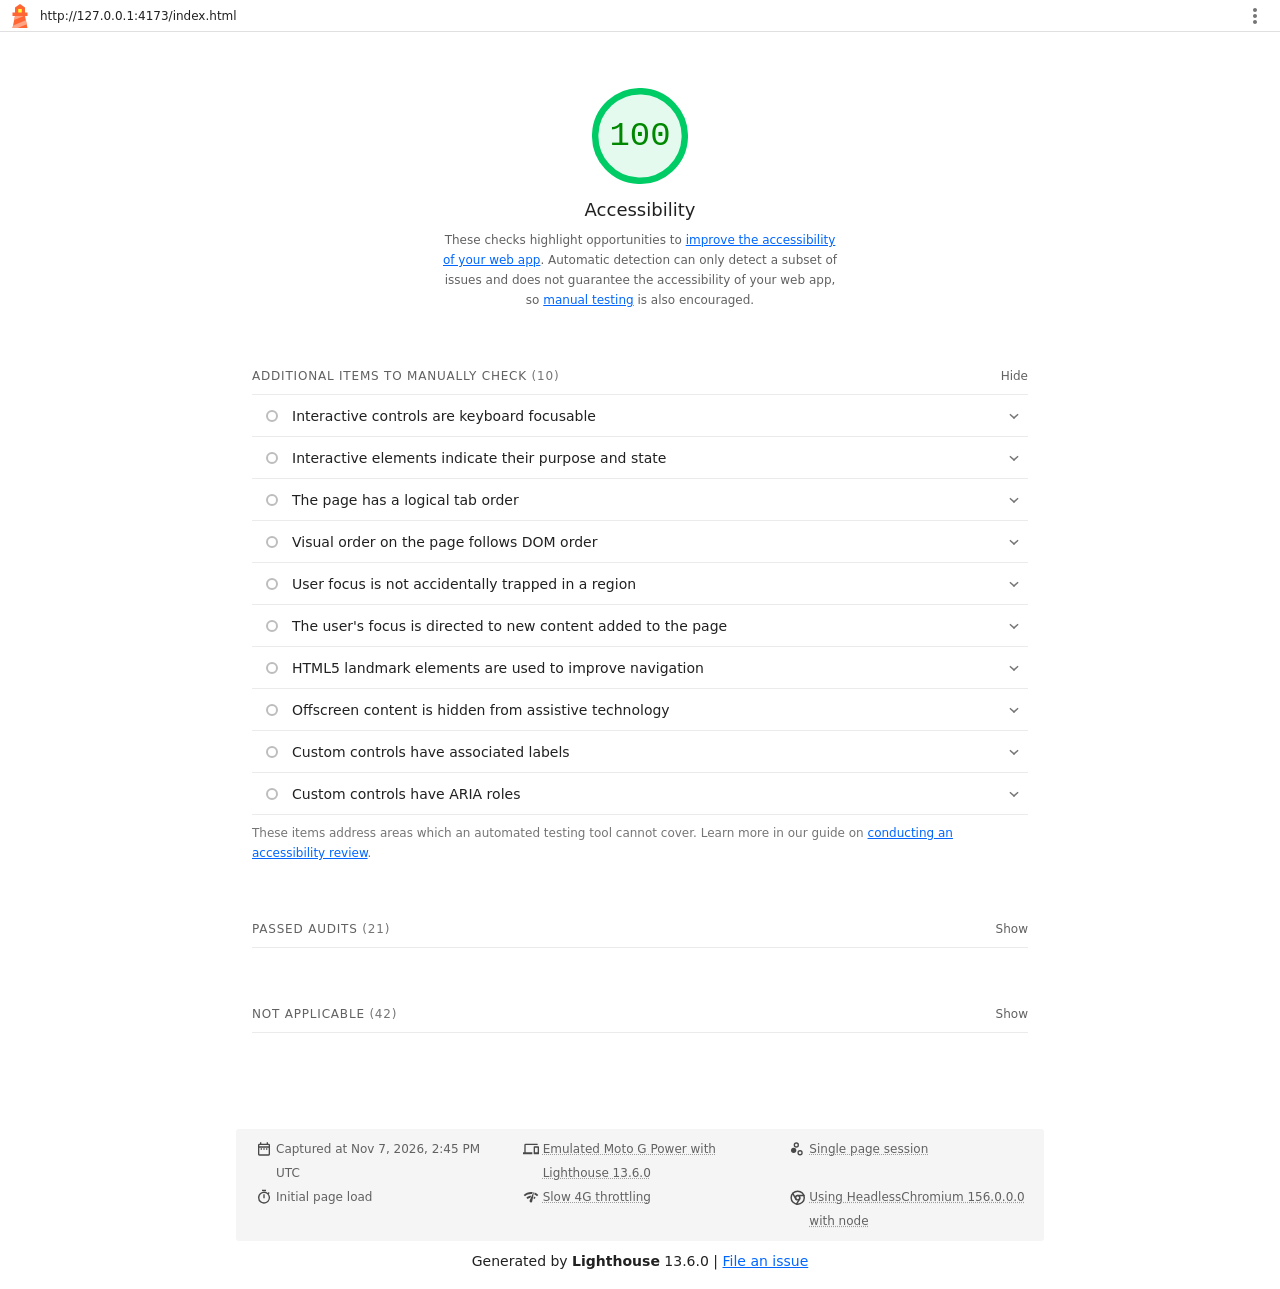
<file: lighthouse/index-accessibility.html>
<!--
@license
Copyright 2018 Google LLC
SPDX-License-Identifier: Apache-2.0
-->
<!doctype html>
<html lang="en">
<head>
  <meta charset="utf-8">
  <meta name="viewport" content="width=device-width, initial-scale=1, minimum-scale=1">
  <link rel="icon" href='data:image/svg+xml;utf8,<svg fill="none" xmlns="http://www.w3.org/2000/svg" viewBox="0 0 48 48"><path d="m14 7 10-7 10 7v10h5v7h-5l5 24H9l5-24H9v-7h5V7Z" fill="%23F63"/><path d="M31.561 24H14l-1.689 8.105L31.561 24ZM18.983 48H9l1.022-4.907L35.723 32.27l1.663 7.98L18.983 48Z" fill="%23FFA385"/><path fill="%23FF3" d="M20.5 10h7v7h-7z"/></svg>'>
  <title>Lighthouse Report</title>
  <style>body {margin: 0}</style>
</head>
<body>
  <noscript>Lighthouse report requires JavaScript. Please enable.</noscript>

  <div id="lh-log"></div>

  <script>window.__LIGHTHOUSE_JSON__ = {"lighthouseVersion":"13.6.0","requestedUrl":"http://127.0.0.1:4173/index.html","mainDocumentUrl":"http://127.0.0.1:4173/index.html","finalDisplayedUrl":"http://127.0.0.1:4173/index.html","finalUrl":"http://127.0.0.1:4173/index.html","fetchTime":"2026-11-07T14:45:17.881Z","gatherMode":"navigation","runWarnings":[],"userAgent":"Mozilla/5.0 (Windows NT 10.0; Win64; x64) AppleWebKit/537.36 (KHTML, like Gecko) HeadlessChrome/156.0.0.0 Safari/537.36","environment":{"networkUserAgent":"Mozilla/5.0 (Linux; Android 11; moto g power (2022)) AppleWebKit/537.36 (KHTML, like Gecko) Chrome/156.0.0.0 Mobile Safari/537.36","hostUserAgent":"Mozilla/5.0 (Windows NT 10.0; Win64; x64) AppleWebKit/537.36 (KHTML, like Gecko) HeadlessChrome/156.0.0.0 Safari/537.36","benchmarkIndex":2663,"credits":{"axe-core":"4.14.0"}},"audits":{"accesskeys":{"id":"accesskeys","title":"`[accesskey]` values are unique","description":"Access keys let users quickly focus a part of the page. For proper navigation, each access key must be unique. [Learn more about access keys](https://dequeuniversity.com/rules/axe/4.14/accesskeys).","score":null,"scoreDisplayMode":"notApplicable"},"aria-allowed-attr":{"id":"aria-allowed-attr","title":"`[aria-*]` attributes match their roles","description":"Each ARIA `role` supports a specific subset of `aria-*` attributes. Mismatching these invalidates the `aria-*` attributes. [Learn how to match ARIA attributes to their roles](https://dequeuniversity.com/rules/axe/4.14/aria-allowed-attr).","score":1,"scoreDisplayMode":"binary","details":{"type":"table","headings":[{"key":"node","valueType":"node","subItemsHeading":{"key":"relatedNode","valueType":"node"},"label":"Failing Elements"}],"items":[]}},"aria-allowed-role":{"id":"aria-allowed-role","title":"Uses ARIA roles only on compatible elements","description":"Many HTML elements can only be assigned certain ARIA roles. Using ARIA roles where they are not allowed can interfere with the accessibility of the web page. [Learn more about ARIA roles](https://dequeuniversity.com/rules/axe/4.14/aria-allowed-role).","score":null,"scoreDisplayMode":"notApplicable"},"aria-command-name":{"id":"aria-command-name","title":"`button`, `link`, and `menuitem` elements have accessible names","description":"When an element doesn't have an accessible name, screen readers announce it with a generic name, making it unusable for users who rely on screen readers. [Learn how to make command elements more accessible](https://dequeuniversity.com/rules/axe/4.14/aria-command-name).","score":null,"scoreDisplayMode":"notApplicable"},"aria-conditional-attr":{"id":"aria-conditional-attr","title":"ARIA attributes are used as specified for the element's role","description":"Some ARIA attributes are only allowed on an element under certain conditions. [Learn more about conditional ARIA attributes](https://dequeuniversity.com/rules/axe/4.14/aria-conditional-attr).","score":1,"scoreDisplayMode":"binary","details":{"type":"table","headings":[{"key":"node","valueType":"node","subItemsHeading":{"key":"relatedNode","valueType":"node"},"label":"Failing Elements"}],"items":[]}},"aria-deprecated-role":{"id":"aria-deprecated-role","title":"Deprecated ARIA roles were not used","description":"Deprecated ARIA roles may not be processed correctly by assistive technology. [Learn more about deprecated ARIA roles](https://dequeuniversity.com/rules/axe/4.14/aria-deprecated-role).","score":null,"scoreDisplayMode":"notApplicable"},"aria-dialog-name":{"id":"aria-dialog-name","title":"Elements with `role=\"dialog\"` or `role=\"alertdialog\"` have accessible names.","description":"ARIA dialog elements without accessible names may prevent screen readers users from discerning the purpose of these elements. [Learn how to make ARIA dialog elements more accessible](https://dequeuniversity.com/rules/axe/4.14/aria-dialog-name).","score":null,"scoreDisplayMode":"notApplicable"},"aria-hidden-body":{"id":"aria-hidden-body","title":"`[aria-hidden=\"true\"]` is not present on the document `\u003cbody>`","description":"Assistive technologies, like screen readers, work inconsistently when `aria-hidden=\"true\"` is set on the document `\u003cbody>`. [Learn how `aria-hidden` affects the document body](https://dequeuniversity.com/rules/axe/4.14/aria-hidden-body).","score":1,"scoreDisplayMode":"binary","details":{"type":"table","headings":[{"key":"node","valueType":"node","subItemsHeading":{"key":"relatedNode","valueType":"node"},"label":"Failing Elements"}],"items":[]}},"aria-hidden-focus":{"id":"aria-hidden-focus","title":"`[aria-hidden=\"true\"]` elements do not contain focusable descendents","description":"Focusable descendents within an `[aria-hidden=\"true\"]` element prevent those interactive elements from being available to users of assistive technologies like screen readers. [Learn how `aria-hidden` affects focusable elements](https://dequeuniversity.com/rules/axe/4.14/aria-hidden-focus).","score":null,"scoreDisplayMode":"notApplicable"},"aria-input-field-name":{"id":"aria-input-field-name","title":"ARIA input fields have accessible names","description":"When an input field doesn't have an accessible name, screen readers announce it with a generic name, making it unusable for users who rely on screen readers. [Learn more about input field labels](https://dequeuniversity.com/rules/axe/4.14/aria-input-field-name).","score":null,"scoreDisplayMode":"notApplicable"},"aria-meter-name":{"id":"aria-meter-name","title":"ARIA `meter` elements have accessible names","description":"When a meter element doesn't have an accessible name, screen readers announce it with a generic name, making it unusable for users who rely on screen readers. [Learn how to name `meter` elements](https://dequeuniversity.com/rules/axe/4.14/aria-meter-name).","score":null,"scoreDisplayMode":"notApplicable"},"aria-progressbar-name":{"id":"aria-progressbar-name","title":"ARIA `progressbar` elements have accessible names","description":"When a `progressbar` element doesn't have an accessible name, screen readers announce it with a generic name, making it unusable for users who rely on screen readers. [Learn how to label `progressbar` elements](https://dequeuniversity.com/rules/axe/4.14/aria-progressbar-name).","score":null,"scoreDisplayMode":"notApplicable"},"aria-prohibited-attr":{"id":"aria-prohibited-attr","title":"Elements use only permitted ARIA attributes","description":"Using ARIA attributes in roles where they are prohibited can mean that important information is not communicated to users of assistive technologies. [Learn more about prohibited ARIA roles](https://dequeuniversity.com/rules/axe/4.14/aria-prohibited-attr).","score":1,"scoreDisplayMode":"binary","details":{"type":"table","headings":[{"key":"node","valueType":"node","subItemsHeading":{"key":"relatedNode","valueType":"node"},"label":"Failing Elements"}],"items":[]}},"aria-required-attr":{"id":"aria-required-attr","title":"`[role]`s have all required `[aria-*]` attributes","description":"Some ARIA roles have required attributes that describe the state of the element to screen readers. [Learn more about roles and required attributes](https://dequeuniversity.com/rules/axe/4.14/aria-required-attr).","score":null,"scoreDisplayMode":"notApplicable"},"aria-required-children":{"id":"aria-required-children","title":"Elements with an ARIA `[role]` that require children to contain a specific `[role]` have all required children.","description":"Some ARIA parent roles must contain specific child roles to perform their intended accessibility functions. [Learn more about roles and required children elements](https://dequeuniversity.com/rules/axe/4.14/aria-required-children).","score":null,"scoreDisplayMode":"notApplicable"},"aria-required-parent":{"id":"aria-required-parent","title":"`[role]`s are contained by their required parent element","description":"Some ARIA child roles must be contained by specific parent roles to properly perform their intended accessibility functions. [Learn more about ARIA roles and required parent element](https://dequeuniversity.com/rules/axe/4.14/aria-required-parent).","score":null,"scoreDisplayMode":"notApplicable"},"aria-roles":{"id":"aria-roles","title":"`[role]` values are valid","description":"ARIA roles must have valid values in order to perform their intended accessibility functions. [Learn more about valid ARIA roles](https://dequeuniversity.com/rules/axe/4.14/aria-roles).","score":null,"scoreDisplayMode":"notApplicable"},"aria-text":{"id":"aria-text","title":"Elements with the `role=text` attribute do not have focusable descendents.","description":"Adding `role=text` around a text node split by markup enables VoiceOver to treat it as one phrase, but the element's focusable descendents will not be announced. [Learn more about the `role=text` attribute](https://dequeuniversity.com/rules/axe/4.14/aria-text).","score":null,"scoreDisplayMode":"notApplicable"},"aria-toggle-field-name":{"id":"aria-toggle-field-name","title":"ARIA toggle fields have accessible names","description":"When a toggle field doesn't have an accessible name, screen readers announce it with a generic name, making it unusable for users who rely on screen readers. [Learn more about toggle fields](https://dequeuniversity.com/rules/axe/4.14/aria-toggle-field-name).","score":null,"scoreDisplayMode":"notApplicable"},"aria-tooltip-name":{"id":"aria-tooltip-name","title":"ARIA `tooltip` elements have accessible names","description":"When a tooltip element doesn't have an accessible name, screen readers announce it with a generic name, making it unusable for users who rely on screen readers. [Learn how to name `tooltip` elements](https://dequeuniversity.com/rules/axe/4.14/aria-tooltip-name).","score":null,"scoreDisplayMode":"notApplicable"},"aria-treeitem-name":{"id":"aria-treeitem-name","title":"ARIA `treeitem` elements have accessible names","description":"When a `treeitem` element doesn't have an accessible name, screen readers announce it with a generic name, making it unusable for users who rely on screen readers. [Learn more about labeling `treeitem` elements](https://dequeuniversity.com/rules/axe/4.14/aria-treeitem-name).","score":null,"scoreDisplayMode":"notApplicable"},"aria-valid-attr-value":{"id":"aria-valid-attr-value","title":"`[aria-*]` attributes have valid values","description":"Assistive technologies, like screen readers, can't interpret ARIA attributes with invalid values. [Learn more about valid values for ARIA attributes](https://dequeuniversity.com/rules/axe/4.14/aria-valid-attr-value).","score":1,"scoreDisplayMode":"binary","details":{"type":"table","headings":[{"key":"node","valueType":"node","subItemsHeading":{"key":"relatedNode","valueType":"node"},"label":"Failing Elements"}],"items":[]}},"aria-valid-attr":{"id":"aria-valid-attr","title":"`[aria-*]` attributes are valid and not misspelled","description":"Assistive technologies, like screen readers, can't interpret ARIA attributes with invalid names. [Learn more about valid ARIA attributes](https://dequeuniversity.com/rules/axe/4.14/aria-valid-attr).","score":1,"scoreDisplayMode":"binary","details":{"type":"table","headings":[{"key":"node","valueType":"node","subItemsHeading":{"key":"relatedNode","valueType":"node"},"label":"Failing Elements"}],"items":[]}},"button-name":{"id":"button-name","title":"Buttons have an accessible name","description":"When a button doesn't have an accessible name, screen readers announce it as \"button\", making it unusable for users who rely on screen readers. [Learn how to make buttons more accessible](https://dequeuniversity.com/rules/axe/4.14/button-name).","score":1,"scoreDisplayMode":"binary","details":{"type":"table","headings":[{"key":"node","valueType":"node","subItemsHeading":{"key":"relatedNode","valueType":"node"},"label":"Failing Elements"}],"items":[]}},"bypass":{"id":"bypass","title":"The page contains a heading, skip link, or landmark region","description":"Adding ways to bypass repetitive content lets keyboard users navigate the page more efficiently. [Learn more about bypass blocks](https://dequeuniversity.com/rules/axe/4.14/bypass).","score":null,"scoreDisplayMode":"notApplicable"},"color-contrast":{"id":"color-contrast","title":"Background and foreground colors have a sufficient contrast ratio","description":"Low-contrast text is difficult or impossible for many users to read. [Learn how to provide sufficient color contrast](https://dequeuniversity.com/rules/axe/4.14/color-contrast).","score":1,"scoreDisplayMode":"binary","details":{"type":"table","headings":[{"key":"node","valueType":"node","subItemsHeading":{"key":"relatedNode","valueType":"node"},"label":"Failing Elements"}],"items":[]}},"definition-list":{"id":"definition-list","title":"`\u003cdl>`'s contain only properly-ordered `\u003cdt>` and `\u003cdd>` groups, `\u003cscript>`, `\u003ctemplate>` or `\u003cdiv>` elements.","description":"When definition lists are not properly marked up, screen readers may produce confusing or inaccurate output. [Learn how to structure definition lists correctly](https://dequeuniversity.com/rules/axe/4.14/definition-list).","score":null,"scoreDisplayMode":"notApplicable"},"dlitem":{"id":"dlitem","title":"Definition list items are wrapped in `\u003cdl>` elements","description":"Definition list items (`\u003cdt>` and `\u003cdd>`) must be wrapped in a parent `\u003cdl>` element to ensure that screen readers can properly announce them. [Learn how to structure definition lists correctly](https://dequeuniversity.com/rules/axe/4.14/dlitem).","score":null,"scoreDisplayMode":"notApplicable"},"document-title":{"id":"document-title","title":"Document has a `\u003ctitle>` element","description":"The title gives screen reader users an overview of the page, and search engine users rely on it heavily to determine if a page is relevant to their search. [Learn more about document titles](https://dequeuniversity.com/rules/axe/4.14/document-title).","score":1,"scoreDisplayMode":"binary","details":{"type":"table","headings":[{"key":"node","valueType":"node","subItemsHeading":{"key":"relatedNode","valueType":"node"},"label":"Failing Elements"}],"items":[]}},"duplicate-id-aria":{"id":"duplicate-id-aria","title":"ARIA IDs are unique","description":"The value of an ARIA ID must be unique to prevent other instances from being overlooked by assistive technologies. [Learn how to fix duplicate ARIA IDs](https://dequeuniversity.com/rules/axe/4.14/duplicate-id-aria).","score":null,"scoreDisplayMode":"notApplicable"},"empty-heading":{"id":"empty-heading","title":"All heading elements contain content.","description":"A heading with no content or inaccessible text prevent screen reader users from accessing information on the page's structure. [Learn more about headings](https://dequeuniversity.com/rules/axe/4.14/empty-heading).","score":null,"scoreDisplayMode":"notApplicable"},"form-field-multiple-labels":{"id":"form-field-multiple-labels","title":"No form fields have multiple labels","description":"Form fields with multiple labels can be confusingly announced by assistive technologies like screen readers which use either the first, the last, or all of the labels. [Learn how to use form labels](https://dequeuniversity.com/rules/axe/4.14/form-field-multiple-labels).","score":null,"scoreDisplayMode":"notApplicable"},"frame-title":{"id":"frame-title","title":"`\u003cframe>` or `\u003ciframe>` elements have a title","description":"Screen reader users rely on frame titles to describe the contents of frames. [Learn more about frame titles](https://dequeuniversity.com/rules/axe/4.14/frame-title).","score":null,"scoreDisplayMode":"notApplicable"},"heading-order":{"id":"heading-order","title":"Heading elements appear in a sequentially-descending order","description":"Properly ordered headings that do not skip levels convey the semantic structure of the page, making it easier to navigate and understand when using assistive technologies. [Learn more about heading order](https://dequeuniversity.com/rules/axe/4.14/heading-order).","score":1,"scoreDisplayMode":"binary","details":{"type":"table","headings":[{"key":"node","valueType":"node","subItemsHeading":{"key":"relatedNode","valueType":"node"},"label":"Failing Elements"}],"items":[]}},"html-has-lang":{"id":"html-has-lang","title":"`\u003chtml>` element has a `[lang]` attribute","description":"If a page doesn't specify a `lang` attribute, a screen reader assumes that the page is in the default language that the user chose when setting up the screen reader. If the page isn't actually in the default language, then the screen reader might not announce the page's text correctly. [Learn more about the `lang` attribute](https://dequeuniversity.com/rules/axe/4.14/html-has-lang).","score":1,"scoreDisplayMode":"binary","details":{"type":"table","headings":[{"key":"node","valueType":"node","subItemsHeading":{"key":"relatedNode","valueType":"node"},"label":"Failing Elements"}],"items":[]}},"html-lang-valid":{"id":"html-lang-valid","title":"`\u003chtml>` element has a valid value for its `[lang]` attribute","description":"Specifying a valid [BCP 47 language](https://www.w3.org/International/questions/qa-choosing-language-tags#question) helps screen readers announce text properly. [Learn how to use the `lang` attribute](https://dequeuniversity.com/rules/axe/4.14/html-lang-valid).","score":1,"scoreDisplayMode":"binary","details":{"type":"table","headings":[{"key":"node","valueType":"node","subItemsHeading":{"key":"relatedNode","valueType":"node"},"label":"Failing Elements"}],"items":[]}},"html-xml-lang-mismatch":{"id":"html-xml-lang-mismatch","title":"`\u003chtml>` element has an `[xml:lang]` attribute with the same base language as the `[lang]` attribute.","description":"If the webpage does not specify a consistent language, then the screen reader might not announce the page's text correctly. [Learn more about the `lang` attribute](https://dequeuniversity.com/rules/axe/4.14/html-xml-lang-mismatch).","score":null,"scoreDisplayMode":"notApplicable"},"identical-links-same-purpose":{"id":"identical-links-same-purpose","title":"Identical links have the same purpose.","description":"Links with the same destination should have the same description, to help users understand the link's purpose and decide whether to follow it. [Learn more about identical links](https://dequeuniversity.com/rules/axe/4.14/identical-links-same-purpose).","score":null,"scoreDisplayMode":"notApplicable"},"image-alt":{"id":"image-alt","title":"Image elements have `[alt]` attributes","description":"Informative elements should aim for short, descriptive alternate text. Decorative elements can be ignored with an empty alt attribute. [Learn more about the `alt` attribute](https://dequeuniversity.com/rules/axe/4.14/image-alt).","score":1,"scoreDisplayMode":"binary","details":{"type":"table","headings":[{"key":"node","valueType":"node","subItemsHeading":{"key":"relatedNode","valueType":"node"},"label":"Failing Elements"}],"items":[]}},"image-redundant-alt":{"id":"image-redundant-alt","title":"Image elements do not have `[alt]` attributes that are redundant text.","description":"Informative elements should aim for short, descriptive alternative text. Alternative text that is exactly the same as the text adjacent to the link or image is potentially confusing for screen reader users, because the text will be read twice. [Learn more about the `alt` attribute](https://dequeuniversity.com/rules/axe/4.14/image-redundant-alt).","score":null,"scoreDisplayMode":"notApplicable"},"input-button-name":{"id":"input-button-name","title":"Input buttons have discernible text.","description":"Adding discernable and accessible text to input buttons may help screen reader users understand the purpose of the input button. [Learn more about input buttons](https://dequeuniversity.com/rules/axe/4.14/input-button-name).","score":null,"scoreDisplayMode":"notApplicable"},"input-image-alt":{"id":"input-image-alt","title":"`\u003cinput type=\"image\">` elements have `[alt]` text","description":"When an image is being used as an `\u003cinput>` button, providing alternative text can help screen reader users understand the purpose of the button. [Learn about input image alt text](https://dequeuniversity.com/rules/axe/4.14/input-image-alt).","score":null,"scoreDisplayMode":"notApplicable"},"label-content-name-mismatch":{"id":"label-content-name-mismatch","title":"Elements with visible text labels have matching accessible names.","description":"Visible text labels that do not match the accessible name can result in a confusing experience for screen reader users. [Learn more about accessible names](https://dequeuniversity.com/rules/axe/4.14/label-content-name-mismatch).","score":null,"scoreDisplayMode":"notApplicable"},"label":{"id":"label","title":"Form elements have associated labels","description":"Labels ensure that form controls are announced properly by assistive technologies, like screen readers. [Learn more about form element labels](https://dequeuniversity.com/rules/axe/4.14/label).","score":null,"scoreDisplayMode":"notApplicable"},"landmark-one-main":{"id":"landmark-one-main","title":"Document has a main landmark.","description":"One main landmark helps screen reader users navigate a web page. [Learn more about landmarks](https://dequeuniversity.com/rules/axe/4.14/landmark-one-main).","score":1,"scoreDisplayMode":"binary","details":{"type":"table","headings":[{"key":"node","valueType":"node","subItemsHeading":{"key":"relatedNode","valueType":"node"},"label":"Failing Elements"}],"items":[]}},"link-name":{"id":"link-name","title":"Links have a discernible name","description":"Link text (and alternate text for images, when used as links) that is discernible, unique, and focusable improves the navigation experience for screen reader users. [Learn how to make links accessible](https://dequeuniversity.com/rules/axe/4.14/link-name).","score":1,"scoreDisplayMode":"binary","details":{"type":"table","headings":[{"key":"node","valueType":"node","subItemsHeading":{"key":"relatedNode","valueType":"node"},"label":"Failing Elements"}],"items":[]}},"link-in-text-block":{"id":"link-in-text-block","title":"Links are distinguishable without relying on color.","description":"Low-contrast text is difficult or impossible for many users to read. Link text that is discernible improves the experience for users with low vision. [Learn how to make links distinguishable](https://dequeuniversity.com/rules/axe/4.14/link-in-text-block).","score":null,"scoreDisplayMode":"notApplicable"},"list":{"id":"list","title":"Lists contain only `\u003cli>` elements and script supporting elements (`\u003cscript>` and `\u003ctemplate>`).","description":"Screen readers have a specific way of announcing lists. Ensuring proper list structure aids screen reader output. [Learn more about proper list structure](https://dequeuniversity.com/rules/axe/4.14/list).","score":1,"scoreDisplayMode":"binary","details":{"type":"table","headings":[{"key":"node","valueType":"node","subItemsHeading":{"key":"relatedNode","valueType":"node"},"label":"Failing Elements"}],"items":[]}},"listitem":{"id":"listitem","title":"List items (`\u003cli>`) are contained within `\u003cul>`, `\u003col>` or `\u003cmenu>` parent elements","description":"Screen readers require list items (`\u003cli>`) to be contained within a parent `\u003cul>`, `\u003col>` or `\u003cmenu>` to be announced properly. [Learn more about proper list structure](https://dequeuniversity.com/rules/axe/4.14/listitem).","score":1,"scoreDisplayMode":"binary","details":{"type":"table","headings":[{"key":"node","valueType":"node","subItemsHeading":{"key":"relatedNode","valueType":"node"},"label":"Failing Elements"}],"items":[]}},"meta-refresh":{"id":"meta-refresh","title":"The document does not use `\u003cmeta http-equiv=\"refresh\">`","description":"Users do not expect a page to refresh automatically, and doing so will move focus back to the top of the page. This may create a frustrating or confusing experience. [Learn more about the refresh meta tag](https://dequeuniversity.com/rules/axe/4.14/meta-refresh).","score":null,"scoreDisplayMode":"notApplicable"},"meta-viewport":{"id":"meta-viewport","title":"`[user-scalable=\"no\"]` is not used in the `\u003cmeta name=\"viewport\">` element and the `[maximum-scale]` attribute is not less than 5.","description":"Disabling zooming is problematic for users with low vision who rely on screen magnification to properly see the contents of a web page. [Learn more about the viewport meta tag](https://dequeuniversity.com/rules/axe/4.14/meta-viewport).","score":1,"scoreDisplayMode":"binary","details":{"type":"table","headings":[{"key":"node","valueType":"node","subItemsHeading":{"key":"relatedNode","valueType":"node"},"label":"Failing Elements"}],"items":[]}},"object-alt":{"id":"object-alt","title":"`\u003cobject>` elements have alternate text","description":"Screen readers cannot translate non-text content. Adding alternate text to `\u003cobject>` elements helps screen readers convey meaning to users. [Learn more about alt text for `object` elements](https://dequeuniversity.com/rules/axe/4.14/object-alt).","score":null,"scoreDisplayMode":"notApplicable"},"select-name":{"id":"select-name","title":"Select elements have associated label elements.","description":"Form elements without effective labels can create frustrating experiences for screen reader users. [Learn more about the `select` element](https://dequeuniversity.com/rules/axe/4.14/select-name).","score":null,"scoreDisplayMode":"notApplicable"},"skip-link":{"id":"skip-link","title":"Skip links are focusable.","description":"Including a skip link can help users skip to the main content to save time. [Learn more about skip links](https://dequeuniversity.com/rules/axe/4.14/skip-link).","score":1,"scoreDisplayMode":"binary","details":{"type":"table","headings":[{"key":"node","valueType":"node","subItemsHeading":{"key":"relatedNode","valueType":"node"},"label":"Failing Elements"}],"items":[]}},"tabindex":{"id":"tabindex","title":"No element has a `[tabindex]` value greater than 0","description":"A value greater than 0 implies an explicit navigation ordering. Although technically valid, this often creates frustrating experiences for users who rely on assistive technologies. [Learn more about the `tabindex` attribute](https://dequeuniversity.com/rules/axe/4.14/tabindex).","score":1,"scoreDisplayMode":"binary","details":{"type":"table","headings":[{"key":"node","valueType":"node","subItemsHeading":{"key":"relatedNode","valueType":"node"},"label":"Failing Elements"}],"items":[]}},"table-duplicate-name":{"id":"table-duplicate-name","title":"Tables have different content in the summary attribute and `\u003ccaption>`.","description":"The summary attribute should describe the table structure, while `\u003ccaption>` should have the onscreen title. Accurate table mark-up helps users of screen readers. [Learn more about summary and caption](https://dequeuniversity.com/rules/axe/4.14/table-duplicate-name).","score":null,"scoreDisplayMode":"notApplicable"},"table-fake-caption":{"id":"table-fake-caption","title":"Tables use `\u003ccaption>` instead of cells with the `[colspan]` attribute to indicate a caption.","description":"Screen readers have features to make navigating tables easier. Ensuring that tables use the actual caption element instead of cells with the `[colspan]` attribute may improve the experience for screen reader users. [Learn more about captions](https://dequeuniversity.com/rules/axe/4.14/table-fake-caption).","score":null,"scoreDisplayMode":"notApplicable"},"target-size":{"id":"target-size","title":"Touch targets have sufficient size and spacing.","description":"Touch targets with sufficient size and spacing help users who may have difficulty targeting small controls to activate the targets. [Learn more about touch targets](https://dequeuniversity.com/rules/axe/4.14/target-size).","score":1,"scoreDisplayMode":"binary","details":{"type":"table","headings":[{"key":"node","valueType":"node","subItemsHeading":{"key":"relatedNode","valueType":"node"},"label":"Failing Elements"}],"items":[]}},"td-has-header":{"id":"td-has-header","title":"`\u003ctd>` elements in a large `\u003ctable>` have one or more table headers.","description":"Screen readers have features to make navigating tables easier. Ensuring that `\u003ctd>` elements in a large table (3 or more cells in width and height) have an associated table header may improve the experience for screen reader users. [Learn more about table headers](https://dequeuniversity.com/rules/axe/4.14/td-has-header).","score":null,"scoreDisplayMode":"notApplicable"},"td-headers-attr":{"id":"td-headers-attr","title":"Cells in a `\u003ctable>` element that use the `[headers]` attribute refer to table cells within the same table.","description":"Screen readers have features to make navigating tables easier. Ensuring `\u003ctd>` cells using the `[headers]` attribute only refer to other cells in the same table may improve the experience for screen reader users. [Learn more about the `headers` attribute](https://dequeuniversity.com/rules/axe/4.14/td-headers-attr).","score":null,"scoreDisplayMode":"notApplicable"},"th-has-data-cells":{"id":"th-has-data-cells","title":"`\u003cth>` elements and elements with `[role=\"columnheader\"/\"rowheader\"]` have data cells they describe.","description":"Screen readers have features to make navigating tables easier. Ensuring table headers always refer to some set of cells may improve the experience for screen reader users. [Learn more about table headers](https://dequeuniversity.com/rules/axe/4.14/th-has-data-cells).","score":null,"scoreDisplayMode":"notApplicable"},"valid-lang":{"id":"valid-lang","title":"`[lang]` attributes have a valid value","description":"Specifying a valid [BCP 47 language](https://www.w3.org/International/questions/qa-choosing-language-tags#question) on elements helps ensure that text is pronounced correctly by a screen reader. [Learn how to use the `lang` attribute](https://dequeuniversity.com/rules/axe/4.14/valid-lang).","score":null,"scoreDisplayMode":"notApplicable"},"video-caption":{"id":"video-caption","title":"`\u003cvideo>` elements contain a `\u003ctrack>` element with `[kind=\"captions\"]`","description":"When a video provides a caption it is easier for deaf and hearing impaired users to access its information. [Learn more about video captions](https://dequeuniversity.com/rules/axe/4.14/video-caption).","score":null,"scoreDisplayMode":"notApplicable"},"custom-controls-labels":{"id":"custom-controls-labels","title":"Custom controls have associated labels","description":"Custom interactive controls have associated labels, provided by aria-label or aria-labelledby. [Learn more about custom controls and labels](https://developer.chrome.com/docs/lighthouse/accessibility/custom-controls-labels/).","score":null,"scoreDisplayMode":"manual"},"custom-controls-roles":{"id":"custom-controls-roles","title":"Custom controls have ARIA roles","description":"Custom interactive controls have appropriate ARIA roles. [Learn how to add roles to custom controls](https://developer.chrome.com/docs/lighthouse/accessibility/custom-control-roles/).","score":null,"scoreDisplayMode":"manual"},"focus-traps":{"id":"focus-traps","title":"User focus is not accidentally trapped in a region","description":"A user can tab into and out of any control or region without accidentally trapping their focus. [Learn how to avoid focus traps](https://developer.chrome.com/docs/lighthouse/accessibility/focus-traps/).","score":null,"scoreDisplayMode":"manual"},"focusable-controls":{"id":"focusable-controls","title":"Interactive controls are keyboard focusable","description":"Custom interactive controls are keyboard focusable and display a focus indicator. [Learn how to make custom controls focusable](https://developer.chrome.com/docs/lighthouse/accessibility/focusable-controls/).","score":null,"scoreDisplayMode":"manual"},"interactive-element-affordance":{"id":"interactive-element-affordance","title":"Interactive elements indicate their purpose and state","description":"Interactive elements, such as links and buttons, should indicate their state and be distinguishable from non-interactive elements. [Learn how to decorate interactive elements with affordance hints](https://developer.chrome.com/docs/lighthouse/accessibility/interactive-element-affordance/).","score":null,"scoreDisplayMode":"manual"},"logical-tab-order":{"id":"logical-tab-order","title":"The page has a logical tab order","description":"Tabbing through the page follows the visual layout. Users cannot focus elements that are offscreen. [Learn more about logical tab ordering](https://developer.chrome.com/docs/lighthouse/accessibility/logical-tab-order/).","score":null,"scoreDisplayMode":"manual"},"managed-focus":{"id":"managed-focus","title":"The user's focus is directed to new content added to the page","description":"If new content, such as a dialog, is added to the page, the user's focus is directed to it. [Learn how to direct focus to new content](https://developer.chrome.com/docs/lighthouse/accessibility/managed-focus/).","score":null,"scoreDisplayMode":"manual"},"offscreen-content-hidden":{"id":"offscreen-content-hidden","title":"Offscreen content is hidden from assistive technology","description":"Offscreen content is hidden with display: none or aria-hidden=true. [Learn how to properly hide offscreen content](https://developer.chrome.com/docs/lighthouse/accessibility/offscreen-content-hidden/).","score":null,"scoreDisplayMode":"manual"},"use-landmarks":{"id":"use-landmarks","title":"HTML5 landmark elements are used to improve navigation","description":"Landmark elements (`\u003cmain>`, `\u003cnav>`, etc.) are used to improve the keyboard navigation of the page for assistive technology. [Learn more about landmark elements](https://developer.chrome.com/docs/lighthouse/accessibility/use-landmarks/).","score":null,"scoreDisplayMode":"manual"},"visual-order-follows-dom":{"id":"visual-order-follows-dom","title":"Visual order on the page follows DOM order","description":"DOM order matches the visual order, improving navigation for assistive technology. [Learn more about DOM and visual ordering](https://developer.chrome.com/docs/lighthouse/accessibility/visual-order-follows-dom/).","score":null,"scoreDisplayMode":"manual"},"autocomplete-valid":{"id":"autocomplete-valid","title":"`autocomplete` attributes are used correctly","description":"The `autocomplete` attribute values must be valid and correctly applied for screen readers to function correctly. [Learn more about valid autocomplete values](https://dequeuniversity.com/rules/axe/4.14/autocomplete-valid).","score":null,"scoreDisplayMode":"notApplicable"},"presentation-role-conflict":{"id":"presentation-role-conflict","title":"Elements with `role=\"none\"` or `role=\"presentation\"` do not have conflicts","description":"There are certain cases where the semantic role of an element with `role=\"none\"` or `role=\"presentation\"` does not resolve to none or presentation. To ensure the element remains removed from the accessibility tree, you should not add any global ARIA attributes to the element or make it focusable. [Learn more about presentation role conflict](https://dequeuniversity.com/rules/axe/4.14/presentation-role-conflict).","score":null,"scoreDisplayMode":"notApplicable"},"svg-img-alt":{"id":"svg-img-alt","title":"SVG elements with an `img` role have an accessible text alternative","description":"Ensures SVG elements with an `img`, `graphics-document` or `graphics-symbol` role have an accessible text alternative. [Learn more about SVG alt text](https://dequeuniversity.com/rules/axe/4.14/svg-img-alt).","score":null,"scoreDisplayMode":"notApplicable"}},"configSettings":{"output":"html","maxWaitForFcp":30000,"maxWaitForLoad":45000,"pauseAfterFcpMs":1000,"pauseAfterLoadMs":1000,"networkQuietThresholdMs":1000,"cpuQuietThresholdMs":1000,"formFactor":"mobile","throttling":{"rttMs":150,"throughputKbps":1638.4,"requestLatencyMs":562.5,"downloadThroughputKbps":1474.5600000000002,"uploadThroughputKbps":675,"cpuSlowdownMultiplier":4},"throttlingMethod":"simulate","screenEmulation":{"mobile":true,"width":412,"height":823,"deviceScaleFactor":1.75,"disabled":false},"emulatedUserAgent":"Mozilla/5.0 (Linux; Android 11; moto g power (2022)) AppleWebKit/537.36 (KHTML, like Gecko) Chrome/136.0.0.0 Mobile Safari/537.36","auditMode":false,"gatherMode":false,"clearStorageTypes":["file_systems","shader_cache","service_workers","cache_storage"],"disableStorageReset":false,"debugNavigation":false,"channel":"node","usePassiveGathering":false,"disableFullPageScreenshot":false,"skipAboutBlank":false,"blankPage":"about:blank","ignoreStatusCode":false,"locale":"en-US","blockedUrlPatterns":null,"additionalTraceCategories":null,"extraHeaders":null,"precomputedLanternData":null,"onlyAudits":null,"onlyCategories":["accessibility"],"skipAudits":null},"categories":{"accessibility":{"title":"Accessibility","description":"These checks highlight opportunities to [improve the accessibility of your web app](https://developer.chrome.com/docs/lighthouse/accessibility/). Automatic detection can only detect a subset of issues and does not guarantee the accessibility of your web app, so [manual testing](https://web.dev/articles/how-to-review) is also encouraged.","manualDescription":"These items address areas which an automated testing tool cannot cover. Learn more in our guide on [conducting an accessibility review](https://web.dev/articles/how-to-review).","supportedModes":["navigation","snapshot"],"auditRefs":[{"id":"accesskeys","weight":0,"group":"a11y-navigation"},{"id":"aria-allowed-attr","weight":10,"group":"a11y-aria"},{"id":"aria-command-name","weight":0,"group":"a11y-aria"},{"id":"aria-conditional-attr","weight":7,"group":"a11y-aria"},{"id":"aria-deprecated-role","weight":0,"group":"a11y-aria"},{"id":"aria-dialog-name","weight":0,"group":"a11y-aria"},{"id":"aria-hidden-body","weight":10,"group":"a11y-aria"},{"id":"aria-hidden-focus","weight":0,"group":"a11y-aria"},{"id":"aria-input-field-name","weight":0,"group":"a11y-aria"},{"id":"aria-meter-name","weight":0,"group":"a11y-aria"},{"id":"aria-progressbar-name","weight":0,"group":"a11y-aria"},{"id":"aria-prohibited-attr","weight":7,"group":"a11y-aria"},{"id":"aria-required-attr","weight":0,"group":"a11y-aria"},{"id":"aria-required-children","weight":0,"group":"a11y-aria"},{"id":"aria-required-parent","weight":0,"group":"a11y-aria"},{"id":"aria-roles","weight":0,"group":"a11y-aria"},{"id":"aria-text","weight":0,"group":"a11y-aria"},{"id":"aria-toggle-field-name","weight":0,"group":"a11y-aria"},{"id":"aria-tooltip-name","weight":0,"group":"a11y-aria"},{"id":"aria-treeitem-name","weight":0,"group":"a11y-aria"},{"id":"aria-valid-attr-value","weight":10,"group":"a11y-aria"},{"id":"aria-valid-attr","weight":10,"group":"a11y-aria"},{"id":"button-name","weight":10,"group":"a11y-names-labels"},{"id":"bypass","weight":0,"group":"a11y-navigation"},{"id":"color-contrast","weight":7,"group":"a11y-color-contrast"},{"id":"definition-list","weight":0,"group":"a11y-tables-lists"},{"id":"dlitem","weight":0,"group":"a11y-tables-lists"},{"id":"document-title","weight":7,"group":"a11y-names-labels"},{"id":"duplicate-id-aria","weight":0,"group":"a11y-aria"},{"id":"form-field-multiple-labels","weight":0,"group":"a11y-names-labels"},{"id":"frame-title","weight":0,"group":"a11y-names-labels"},{"id":"heading-order","weight":3,"group":"a11y-navigation"},{"id":"html-has-lang","weight":7,"group":"a11y-language"},{"id":"html-lang-valid","weight":7,"group":"a11y-language"},{"id":"html-xml-lang-mismatch","weight":0,"group":"a11y-language"},{"id":"image-alt","weight":10,"group":"a11y-names-labels"},{"id":"input-button-name","weight":0,"group":"a11y-names-labels"},{"id":"input-image-alt","weight":0,"group":"a11y-names-labels"},{"id":"label","weight":0,"group":"a11y-names-labels"},{"id":"link-in-text-block","weight":0,"group":"a11y-color-contrast"},{"id":"link-name","weight":7,"group":"a11y-names-labels"},{"id":"list","weight":7,"group":"a11y-tables-lists"},{"id":"listitem","weight":7,"group":"a11y-tables-lists"},{"id":"meta-refresh","weight":0,"group":"a11y-best-practices"},{"id":"meta-viewport","weight":10,"group":"a11y-best-practices"},{"id":"object-alt","weight":0,"group":"a11y-names-labels"},{"id":"select-name","weight":0,"group":"a11y-names-labels"},{"id":"skip-link","weight":3,"group":"a11y-names-labels"},{"id":"tabindex","weight":7,"group":"a11y-navigation"},{"id":"target-size","weight":7,"group":"a11y-best-practices"},{"id":"td-headers-attr","weight":0,"group":"a11y-tables-lists"},{"id":"th-has-data-cells","weight":0,"group":"a11y-tables-lists"},{"id":"valid-lang","weight":0,"group":"a11y-language"},{"id":"video-caption","weight":0,"group":"a11y-audio-video"},{"id":"landmark-one-main","weight":3,"group":"a11y-best-practices"},{"id":"autocomplete-valid","weight":0,"group":"a11y-best-practices"},{"id":"presentation-role-conflict","weight":0,"group":"a11y-best-practices"},{"id":"svg-img-alt","weight":0,"group":"a11y-best-practices"},{"id":"focusable-controls","weight":0},{"id":"interactive-element-affordance","weight":0},{"id":"logical-tab-order","weight":0},{"id":"visual-order-follows-dom","weight":0},{"id":"focus-traps","weight":0},{"id":"managed-focus","weight":0},{"id":"use-landmarks","weight":0},{"id":"offscreen-content-hidden","weight":0},{"id":"custom-controls-labels","weight":0},{"id":"custom-controls-roles","weight":0},{"id":"table-duplicate-name","weight":0,"group":"a11y-best-practices"},{"id":"empty-heading","weight":0,"group":"a11y-best-practices"},{"id":"aria-allowed-role","weight":0,"group":"a11y-best-practices"},{"id":"image-redundant-alt","weight":0,"group":"a11y-names-labels"},{"id":"identical-links-same-purpose","weight":0,"group":"a11y-best-practices"},{"id":"label-content-name-mismatch","weight":0,"group":"hidden"},{"id":"table-fake-caption","weight":0,"group":"hidden"},{"id":"td-has-header","weight":0,"group":"hidden"}],"id":"accessibility","score":1}},"categoryGroups":{"metrics":{"title":"Metrics"},"insights":{"title":"Insights","description":"These insights are also available in the Chrome DevTools Performance Panel - [record a trace](https://developer.chrome.com/docs/devtools/performance/reference) to view more detailed information."},"diagnostics":{"title":"Diagnostics","description":"More information about the performance of your application. These numbers don't [directly affect](https://developer.chrome.com/docs/lighthouse/performance/performance-scoring/) the Performance score."},"a11y-best-practices":{"title":"Best practices","description":"These items highlight common accessibility best practices."},"a11y-color-contrast":{"title":"Contrast","description":"These are opportunities to improve the legibility of your content."},"a11y-names-labels":{"title":"Names and labels","description":"These are opportunities to improve the semantics of the controls in your application. This may enhance the experience for users of assistive technology, like a screen reader."},"a11y-navigation":{"title":"Navigation","description":"These are opportunities to improve keyboard navigation in your application."},"a11y-aria":{"title":"ARIA","description":"These are opportunities to improve the usage of ARIA in your application which may enhance the experience for users of assistive technology, like a screen reader."},"a11y-language":{"title":"Internationalization and localization","description":"These are opportunities to improve the interpretation of your content by users in different locales."},"a11y-audio-video":{"title":"Audio and video","description":"These are opportunities to provide alternative content for audio and video. This may improve the experience for users with hearing or vision impairments."},"a11y-tables-lists":{"title":"Tables and lists","description":"These are opportunities to improve the experience of reading tabular or list data using assistive technology, like a screen reader."},"seo-mobile":{"title":"Mobile Friendly","description":"Make sure your pages are mobile friendly so users don’t have to pinch or zoom in order to read the content pages. [Learn how to make pages mobile-friendly](https://developers.google.com/search/mobile-sites/)."},"seo-content":{"title":"Content Best Practices","description":"Format your HTML in a way that enables crawlers to better understand your app’s content."},"seo-crawl":{"title":"Crawling and Indexing","description":"To appear in search results, crawlers need access to your app."},"best-practices-trust-safety":{"title":"Trust and Safety"},"best-practices-ux":{"title":"User Experience"},"best-practices-browser-compat":{"title":"Browser Compatibility"},"best-practices-general":{"title":"General"},"webmcp":{"title":"WebMCP","description":"Audits validating WebMCP integration."},"agent-accessibility":{"title":"Agent Accessibility","description":"These audits highlight best practices for improving the accessibility of the website for AI agents."},"agent-discoverability":{"title":"Agent Discoverability","description":"These audits validate that websites expose discoverable resources, documentation, and catalogs for AI agents."},"hidden":{"title":""}},"stackPacks":[],"entities":[{"name":"127.0.0.1","origins":["http://127.0.0.1:4173"],"isFirstParty":true,"isUnrecognized":true}],"fullPageScreenshot":{"screenshot":{"data":"[data-uri]","width":412,"height":3460},"nodes":{}},"timing":{"entries":[{"startTime":1100.44,"name":"lh:config","duration":593.37,"entryType":"measure"},{"startTime":1102.03,"name":"lh:config:resolveArtifactsToDefns","duration":76.67,"entryType":"measure"},{"startTime":1693.91,"name":"lh:runner:gather","duration":5214.36,"entryType":"measure"},{"startTime":1763.51,"name":"lh:driver:connect","duration":4.92,"entryType":"measure"},{"startTime":1768.65,"name":"lh:driver:navigate","duration":7.25,"entryType":"measure"},{"startTime":1776.18,"name":"lh:gather:getBenchmarkIndex","duration":1005.15,"entryType":"measure"},{"startTime":2781.49,"name":"lh:gather:getVersion","duration":0.78,"entryType":"measure"},{"startTime":2782.35,"name":"lh:gather:getDevicePixelRatio","duration":1.89,"entryType":"measure"},{"startTime":2785.48,"name":"lh:prepare:navigationMode","duration":80.61,"entryType":"measure"},{"startTime":2786.07,"name":"lh:gather:getVersion","duration":0.41,"entryType":"measure"},{"startTime":2799.44,"name":"lh:storage:clearDataForOrigin","duration":24.18,"entryType":"measure"},{"startTime":2823.77,"name":"lh:storage:clearBrowserCaches","duration":40.59,"entryType":"measure"},{"startTime":2865.14,"name":"lh:gather:prepareThrottlingAndNetwork","duration":0.93,"entryType":"measure"},{"startTime":2878.93,"name":"lh:driver:navigate","duration":2661.6,"entryType":"measure"},{"startTime":5542.26,"name":"lh:computed:NetworkRecords","duration":0.64,"entryType":"measure"},{"startTime":5543.19,"name":"lh:gather:getArtifact:DevtoolsLog","duration":0.02,"entryType":"measure"},{"startTime":5543.22,"name":"lh:gather:getArtifact:Accessibility","duration":220.81,"entryType":"measure"},{"startTime":5764.28,"name":"lh:gather:getArtifact:NetworkUserAgent","duration":0.1,"entryType":"measure"},{"startTime":5764.4,"name":"lh:gather:getArtifact:Stacks","duration":12.04,"entryType":"measure"},{"startTime":5764.52,"name":"lh:gather:collectStacks","duration":11.91,"entryType":"measure"},{"startTime":5776.46,"name":"lh:gather:getArtifact:FullPageScreenshot","duration":1115.77,"entryType":"measure"},{"startTime":6889.17,"name":"lh:gather:getVersion","duration":0.69,"entryType":"measure"},{"startTime":6908.67,"name":"lh:runner:audit","duration":199.87,"entryType":"measure"},{"startTime":6908.79,"name":"lh:runner:auditing","duration":199.23,"entryType":"measure"},{"startTime":6910.02,"name":"lh:audit:accesskeys","duration":1.65,"entryType":"measure"},{"startTime":6912.25,"name":"lh:audit:aria-allowed-attr","duration":4.79,"entryType":"measure"},{"startTime":6917.37,"name":"lh:audit:aria-allowed-role","duration":5.25,"entryType":"measure"},{"startTime":6922.89,"name":"lh:audit:aria-command-name","duration":1.14,"entryType":"measure"},{"startTime":6924.34,"name":"lh:audit:aria-conditional-attr","duration":2.52,"entryType":"measure"},{"startTime":6927.1,"name":"lh:audit:aria-deprecated-role","duration":0.57,"entryType":"measure"},{"startTime":6927.91,"name":"lh:audit:aria-dialog-name","duration":1.06,"entryType":"measure"},{"startTime":6929.22,"name":"lh:audit:aria-hidden-body","duration":2.33,"entryType":"measure"},{"startTime":6931.73,"name":"lh:audit:aria-hidden-focus","duration":0.84,"entryType":"measure"},{"startTime":6932.8,"name":"lh:audit:aria-input-field-name","duration":1.2,"entryType":"measure"},{"startTime":6934.26,"name":"lh:audit:aria-meter-name","duration":0.9,"entryType":"measure"},{"startTime":6935.33,"name":"lh:audit:aria-progressbar-name","duration":0.77,"entryType":"measure"},{"startTime":6936.26,"name":"lh:audit:aria-prohibited-attr","duration":3.08,"entryType":"measure"},{"startTime":6939.76,"name":"lh:audit:aria-required-attr","duration":2.13,"entryType":"measure"},{"startTime":6942.25,"name":"lh:audit:aria-required-children","duration":1.2,"entryType":"measure"},{"startTime":6943.94,"name":"lh:audit:aria-required-parent","duration":1.8,"entryType":"measure"},{"startTime":6945.99,"name":"lh:audit:aria-roles","duration":1.54,"entryType":"measure"},{"startTime":6947.86,"name":"lh:audit:aria-text","duration":2.98,"entryType":"measure"},{"startTime":6951.28,"name":"lh:audit:aria-toggle-field-name","duration":1.96,"entryType":"measure"},{"startTime":6953.43,"name":"lh:audit:aria-tooltip-name","duration":1.57,"entryType":"measure"},{"startTime":6955.27,"name":"lh:audit:aria-treeitem-name","duration":1.52,"entryType":"measure"},{"startTime":6957.05,"name":"lh:audit:aria-valid-attr-value","duration":3.61,"entryType":"measure"},{"startTime":6960.96,"name":"lh:audit:aria-valid-attr","duration":3.87,"entryType":"measure"},{"startTime":6965.12,"name":"lh:audit:button-name","duration":4.08,"entryType":"measure"},{"startTime":6969.44,"name":"lh:audit:bypass","duration":3.08,"entryType":"measure"},{"startTime":6972.89,"name":"lh:audit:color-contrast","duration":3.94,"entryType":"measure"},{"startTime":6977.13,"name":"lh:audit:definition-list","duration":2.31,"entryType":"measure"},{"startTime":6979.72,"name":"lh:audit:dlitem","duration":2.24,"entryType":"measure"},{"startTime":6982.27,"name":"lh:audit:document-title","duration":4.05,"entryType":"measure"},{"startTime":6986.63,"name":"lh:audit:duplicate-id-aria","duration":3.83,"entryType":"measure"},{"startTime":6990.76,"name":"lh:audit:empty-heading","duration":3.9,"entryType":"measure"},{"startTime":6994.94,"name":"lh:audit:form-field-multiple-labels","duration":2.33,"entryType":"measure"},{"startTime":6997.52,"name":"lh:audit:frame-title","duration":2.13,"entryType":"measure"},{"startTime":6999.92,"name":"lh:audit:heading-order","duration":3.7,"entryType":"measure"},{"startTime":7003.89,"name":"lh:audit:html-has-lang","duration":3.65,"entryType":"measure"},{"startTime":7007.79,"name":"lh:audit:html-lang-valid","duration":3.58,"entryType":"measure"},{"startTime":7011.61,"name":"lh:audit:html-xml-lang-mismatch","duration":2.11,"entryType":"measure"},{"startTime":7013.94,"name":"lh:audit:identical-links-same-purpose","duration":2.9,"entryType":"measure"},{"startTime":7017.06,"name":"lh:audit:image-alt","duration":3.53,"entryType":"measure"},{"startTime":7020.85,"name":"lh:audit:image-redundant-alt","duration":3.48,"entryType":"measure"},{"startTime":7024.56,"name":"lh:audit:input-button-name","duration":2.05,"entryType":"measure"},{"startTime":7026.87,"name":"lh:audit:input-image-alt","duration":2.29,"entryType":"measure"},{"startTime":7029.41,"name":"lh:audit:label-content-name-mismatch","duration":1.95,"entryType":"measure"},{"startTime":7031.53,"name":"lh:audit:label","duration":2.19,"entryType":"measure"},{"startTime":7033.99,"name":"lh:audit:landmark-one-main","duration":3.04,"entryType":"measure"},{"startTime":7037.25,"name":"lh:audit:link-name","duration":3.22,"entryType":"measure"},{"startTime":7040.71,"name":"lh:audit:link-in-text-block","duration":2.54,"entryType":"measure"},{"startTime":7043.5,"name":"lh:audit:list","duration":3.47,"entryType":"measure"},{"startTime":7047.2,"name":"lh:audit:listitem","duration":3.32,"entryType":"measure"},{"startTime":7050.75,"name":"lh:audit:meta-refresh","duration":2.48,"entryType":"measure"},{"startTime":7053.49,"name":"lh:audit:meta-viewport","duration":3.32,"entryType":"measure"},{"startTime":7057.04,"name":"lh:audit:object-alt","duration":2.49,"entryType":"measure"},{"startTime":7059.76,"name":"lh:audit:select-name","duration":2.33,"entryType":"measure"},{"startTime":7062.25,"name":"lh:audit:skip-link","duration":2.89,"entryType":"measure"},{"startTime":7077.8,"name":"lh:audit:tabindex","duration":2.04,"entryType":"measure"},{"startTime":7079.98,"name":"lh:audit:table-duplicate-name","duration":1.62,"entryType":"measure"},{"startTime":7081.75,"name":"lh:audit:table-fake-caption","duration":1.97,"entryType":"measure"},{"startTime":7083.86,"name":"lh:audit:target-size","duration":1.78,"entryType":"measure"},{"startTime":7085.78,"name":"lh:audit:td-has-header","duration":1.71,"entryType":"measure"},{"startTime":7087.92,"name":"lh:audit:td-headers-attr","duration":1.86,"entryType":"measure"},{"startTime":7089.92,"name":"lh:audit:th-has-data-cells","duration":2.29,"entryType":"measure"},{"startTime":7092.5,"name":"lh:audit:valid-lang","duration":3.24,"entryType":"measure"},{"startTime":7096,"name":"lh:audit:video-caption","duration":3.32,"entryType":"measure"},{"startTime":7099.34,"name":"lh:audit:custom-controls-labels","duration":0.13,"entryType":"measure"},{"startTime":7099.49,"name":"lh:audit:custom-controls-roles","duration":0.02,"entryType":"measure"},{"startTime":7099.51,"name":"lh:audit:focus-traps","duration":0.01,"entryType":"measure"},{"startTime":7099.53,"name":"lh:audit:focusable-controls","duration":0.01,"entryType":"measure"},{"startTime":7099.55,"name":"lh:audit:interactive-element-affordance","duration":0.01,"entryType":"measure"},{"startTime":7099.56,"name":"lh:audit:logical-tab-order","duration":0.01,"entryType":"measure"},{"startTime":7099.58,"name":"lh:audit:managed-focus","duration":0.01,"entryType":"measure"},{"startTime":7099.6,"name":"lh:audit:offscreen-content-hidden","duration":0.01,"entryType":"measure"},{"startTime":7099.62,"name":"lh:audit:use-landmarks","duration":0.01,"entryType":"measure"},{"startTime":7099.64,"name":"lh:audit:visual-order-follows-dom","duration":0.01,"entryType":"measure"},{"startTime":7099.92,"name":"lh:audit:autocomplete-valid","duration":1.88,"entryType":"measure"},{"startTime":7102.07,"name":"lh:audit:presentation-role-conflict","duration":2.89,"entryType":"measure"},{"startTime":7105.22,"name":"lh:audit:svg-img-alt","duration":2.8,"entryType":"measure"},{"startTime":7108.04,"name":"lh:runner:generate","duration":0.49,"entryType":"measure"},{"startTime":7108.94,"name":"lh:computed:EntityClassification","duration":1.25,"entryType":"measure"}],"total":5414.23},"i18n":{"rendererFormattedStrings":{"calculatorLink":"See calculator.","collapseView":"Collapse view","crcInitialNavigation":"Initial Navigation","crcLongestDurationLabel":"Maximum critical path latency:","dropdownCopyJSON":"Copy JSON","dropdownDarkTheme":"Toggle Dark Theme","dropdownPrintExpanded":"Print Expanded","dropdownPrintSummary":"Print Summary","dropdownSaveGist":"Save as Gist","dropdownSaveHTML":"Save as HTML","dropdownSaveJSON":"Save as JSON","dropdownViewUnthrottledTrace":"View Unthrottled Trace","dropdownViewer":"Open in Viewer","errorLabel":"Error!","errorMissingAuditInfo":"Report error: no audit information","expandView":"Expand view","firstPartyChipLabel":"1st party","footerIssue":"File an issue","hide":"Hide","labDataTitle":"Lab Data","lsPerformanceCategoryDescription":"[Lighthouse](https://developers.google.com/web/tools/lighthouse/) analysis of the current page on an emulated mobile network. Values are estimated and may vary.","manualAuditsGroupTitle":"Additional items to manually check","notApplicableAuditsGroupTitle":"Not applicable","openInANewTabTooltip":"Open in a new tab","opportunityResourceColumnLabel":"Opportunity","opportunitySavingsColumnLabel":"Estimated Savings","passedAuditsGroupTitle":"Passed audits","runtimeAnalysisWindow":"Initial page load","runtimeAnalysisWindowSnapshot":"Point-in-time snapshot","runtimeAnalysisWindowTimespan":"User interactions timespan","runtimeCustom":"Custom throttling","runtimeDesktopEmulation":"Emulated Desktop","runtimeMobileEmulation":"Emulated Moto G Power","runtimeNoEmulation":"No emulation","runtimeSettingsArdVersion":"ARD version","runtimeSettingsAxeVersion":"Axe version","runtimeSettingsBenchmark":"Unthrottled CPU/Memory Power","runtimeSettingsCPUThrottling":"CPU throttling","runtimeSettingsDevice":"Device","runtimeSettingsNetworkThrottling":"Network throttling","runtimeSettingsScreenEmulation":"Screen emulation","runtimeSettingsUANetwork":"User agent (network)","runtimeSingleLoad":"Single page session","runtimeSingleLoadTooltip":"This data is taken from a single page session, as opposed to field data summarizing many sessions.","runtimeSlow4g":"Slow 4G throttling","runtimeUnknown":"Unknown","show":"Show","showRelevantAudits":"Show audits relevant to:","snippetCollapseButtonLabel":"Collapse snippet","snippetExpandButtonLabel":"Expand snippet","thirdPartyResourcesLabel":"Show 3rd-party resources","throttlingProvided":"Provided by environment","toplevelWarningsMessage":"There were issues affecting this run of Lighthouse:","unattributable":"Unattributable","unscoredLabel":"Unscored","unscoredTitle":"This audit does not contribute to the overall category score.","varianceDisclaimer":"Values are estimated and may vary. The [performance score is calculated](https://developer.chrome.com/docs/lighthouse/performance/performance-scoring/) directly from these metrics.","viewTraceLabel":"View Trace","viewTreemapLabel":"View Treemap","warningAuditsGroupTitle":"Passed audits but with warnings","warningHeader":"Warnings: "},"icuMessagePaths":{"core/audits/accessibility/accesskeys.js | title":["audits.accesskeys.title"],"core/audits/accessibility/accesskeys.js | description":["audits.accesskeys.description"],"core/audits/accessibility/aria-allowed-attr.js | title":["audits[aria-allowed-attr].title"],"core/audits/accessibility/aria-allowed-attr.js | description":["audits[aria-allowed-attr].description"],"core/lib/i18n/i18n.js | columnFailingElem":["audits[aria-allowed-attr].details.headings[0].label","audits[aria-conditional-attr].details.headings[0].label","audits[aria-hidden-body].details.headings[0].label","audits[aria-prohibited-attr].details.headings[0].label","audits[aria-valid-attr-value].details.headings[0].label","audits[aria-valid-attr].details.headings[0].label","audits[button-name].details.headings[0].label","audits[color-contrast].details.headings[0].label","audits[document-title].details.headings[0].label","audits[heading-order].details.headings[0].label","audits[html-has-lang].details.headings[0].label","audits[html-lang-valid].details.headings[0].label","audits[image-alt].details.headings[0].label","audits[landmark-one-main].details.headings[0].label","audits[link-name].details.headings[0].label","audits.list.details.headings[0].label","audits.listitem.details.headings[0].label","audits[meta-viewport].details.headings[0].label","audits[skip-link].details.headings[0].label","audits.tabindex.details.headings[0].label","audits[target-size].details.headings[0].label"],"core/audits/accessibility/aria-allowed-role.js | title":["audits[aria-allowed-role].title"],"core/audits/accessibility/aria-allowed-role.js | description":["audits[aria-allowed-role].description"],"core/audits/accessibility/aria-command-name.js | title":["audits[aria-command-name].title"],"core/audits/accessibility/aria-command-name.js | description":["audits[aria-command-name].description"],"core/audits/accessibility/aria-conditional-attr.js | title":["audits[aria-conditional-attr].title"],"core/audits/accessibility/aria-conditional-attr.js | description":["audits[aria-conditional-attr].description"],"core/audits/accessibility/aria-deprecated-role.js | title":["audits[aria-deprecated-role].title"],"core/audits/accessibility/aria-deprecated-role.js | description":["audits[aria-deprecated-role].description"],"core/audits/accessibility/aria-dialog-name.js | title":["audits[aria-dialog-name].title"],"core/audits/accessibility/aria-dialog-name.js | description":["audits[aria-dialog-name].description"],"core/audits/accessibility/aria-hidden-body.js | title":["audits[aria-hidden-body].title"],"core/audits/accessibility/aria-hidden-body.js | description":["audits[aria-hidden-body].description"],"core/audits/accessibility/aria-hidden-focus.js | title":["audits[aria-hidden-focus].title"],"core/audits/accessibility/aria-hidden-focus.js | description":["audits[aria-hidden-focus].description"],"core/audits/accessibility/aria-input-field-name.js | title":["audits[aria-input-field-name].title"],"core/audits/accessibility/aria-input-field-name.js | description":["audits[aria-input-field-name].description"],"core/audits/accessibility/aria-meter-name.js | title":["audits[aria-meter-name].title"],"core/audits/accessibility/aria-meter-name.js | description":["audits[aria-meter-name].description"],"core/audits/accessibility/aria-progressbar-name.js | title":["audits[aria-progressbar-name].title"],"core/audits/accessibility/aria-progressbar-name.js | description":["audits[aria-progressbar-name].description"],"core/audits/accessibility/aria-prohibited-attr.js | title":["audits[aria-prohibited-attr].title"],"core/audits/accessibility/aria-prohibited-attr.js | description":["audits[aria-prohibited-attr].description"],"core/audits/accessibility/aria-required-attr.js | title":["audits[aria-required-attr].title"],"core/audits/accessibility/aria-required-attr.js | description":["audits[aria-required-attr].description"],"core/audits/accessibility/aria-required-children.js | title":["audits[aria-required-children].title"],"core/audits/accessibility/aria-required-children.js | description":["audits[aria-required-children].description"],"core/audits/accessibility/aria-required-parent.js | title":["audits[aria-required-parent].title"],"core/audits/accessibility/aria-required-parent.js | description":["audits[aria-required-parent].description"],"core/audits/accessibility/aria-roles.js | title":["audits[aria-roles].title"],"core/audits/accessibility/aria-roles.js | description":["audits[aria-roles].description"],"core/audits/accessibility/aria-text.js | title":["audits[aria-text].title"],"core/audits/accessibility/aria-text.js | description":["audits[aria-text].description"],"core/audits/accessibility/aria-toggle-field-name.js | title":["audits[aria-toggle-field-name].title"],"core/audits/accessibility/aria-toggle-field-name.js | description":["audits[aria-toggle-field-name].description"],"core/audits/accessibility/aria-tooltip-name.js | title":["audits[aria-tooltip-name].title"],"core/audits/accessibility/aria-tooltip-name.js | description":["audits[aria-tooltip-name].description"],"core/audits/accessibility/aria-treeitem-name.js | title":["audits[aria-treeitem-name].title"],"core/audits/accessibility/aria-treeitem-name.js | description":["audits[aria-treeitem-name].description"],"core/audits/accessibility/aria-valid-attr-value.js | title":["audits[aria-valid-attr-value].title"],"core/audits/accessibility/aria-valid-attr-value.js | description":["audits[aria-valid-attr-value].description"],"core/audits/accessibility/aria-valid-attr.js | title":["audits[aria-valid-attr].title"],"core/audits/accessibility/aria-valid-attr.js | description":["audits[aria-valid-attr].description"],"core/audits/accessibility/button-name.js | title":["audits[button-name].title"],"core/audits/accessibility/button-name.js | description":["audits[button-name].description"],"core/audits/accessibility/bypass.js | title":["audits.bypass.title"],"core/audits/accessibility/bypass.js | description":["audits.bypass.description"],"core/audits/accessibility/color-contrast.js | title":["audits[color-contrast].title"],"core/audits/accessibility/color-contrast.js | description":["audits[color-contrast].description"],"core/audits/accessibility/definition-list.js | title":["audits[definition-list].title"],"core/audits/accessibility/definition-list.js | description":["audits[definition-list].description"],"core/audits/accessibility/dlitem.js | title":["audits.dlitem.title"],"core/audits/accessibility/dlitem.js | description":["audits.dlitem.description"],"core/audits/accessibility/document-title.js | title":["audits[document-title].title"],"core/audits/accessibility/document-title.js | description":["audits[document-title].description"],"core/audits/accessibility/duplicate-id-aria.js | title":["audits[duplicate-id-aria].title"],"core/audits/accessibility/duplicate-id-aria.js | description":["audits[duplicate-id-aria].description"],"core/audits/accessibility/empty-heading.js | title":["audits[empty-heading].title"],"core/audits/accessibility/empty-heading.js | description":["audits[empty-heading].description"],"core/audits/accessibility/form-field-multiple-labels.js | title":["audits[form-field-multiple-labels].title"],"core/audits/accessibility/form-field-multiple-labels.js | description":["audits[form-field-multiple-labels].description"],"core/audits/accessibility/frame-title.js | title":["audits[frame-title].title"],"core/audits/accessibility/frame-title.js | description":["audits[frame-title].description"],"core/audits/accessibility/heading-order.js | title":["audits[heading-order].title"],"core/audits/accessibility/heading-order.js | description":["audits[heading-order].description"],"core/audits/accessibility/html-has-lang.js | title":["audits[html-has-lang].title"],"core/audits/accessibility/html-has-lang.js | description":["audits[html-has-lang].description"],"core/audits/accessibility/html-lang-valid.js | title":["audits[html-lang-valid].title"],"core/audits/accessibility/html-lang-valid.js | description":["audits[html-lang-valid].description"],"core/audits/accessibility/html-xml-lang-mismatch.js | title":["audits[html-xml-lang-mismatch].title"],"core/audits/accessibility/html-xml-lang-mismatch.js | description":["audits[html-xml-lang-mismatch].description"],"core/audits/accessibility/identical-links-same-purpose.js | title":["audits[identical-links-same-purpose].title"],"core/audits/accessibility/identical-links-same-purpose.js | description":["audits[identical-links-same-purpose].description"],"core/audits/accessibility/image-alt.js | title":["audits[image-alt].title"],"core/audits/accessibility/image-alt.js | description":["audits[image-alt].description"],"core/audits/accessibility/image-redundant-alt.js | title":["audits[image-redundant-alt].title"],"core/audits/accessibility/image-redundant-alt.js | description":["audits[image-redundant-alt].description"],"core/audits/accessibility/input-button-name.js | title":["audits[input-button-name].title"],"core/audits/accessibility/input-button-name.js | description":["audits[input-button-name].description"],"core/audits/accessibility/input-image-alt.js | title":["audits[input-image-alt].title"],"core/audits/accessibility/input-image-alt.js | description":["audits[input-image-alt].description"],"core/audits/accessibility/label-content-name-mismatch.js | title":["audits[label-content-name-mismatch].title"],"core/audits/accessibility/label-content-name-mismatch.js | description":["audits[label-content-name-mismatch].description"],"core/audits/accessibility/label.js | title":["audits.label.title"],"core/audits/accessibility/label.js | description":["audits.label.description"],"core/audits/accessibility/landmark-one-main.js | title":["audits[landmark-one-main].title"],"core/audits/accessibility/landmark-one-main.js | description":["audits[landmark-one-main].description"],"core/audits/accessibility/link-name.js | title":["audits[link-name].title"],"core/audits/accessibility/link-name.js | description":["audits[link-name].description"],"core/audits/accessibility/link-in-text-block.js | title":["audits[link-in-text-block].title"],"core/audits/accessibility/link-in-text-block.js | description":["audits[link-in-text-block].description"],"core/audits/accessibility/list.js | title":["audits.list.title"],"core/audits/accessibility/list.js | description":["audits.list.description"],"core/audits/accessibility/listitem.js | title":["audits.listitem.title"],"core/audits/accessibility/listitem.js | description":["audits.listitem.description"],"core/audits/accessibility/meta-refresh.js | title":["audits[meta-refresh].title"],"core/audits/accessibility/meta-refresh.js | description":["audits[meta-refresh].description"],"core/audits/accessibility/meta-viewport.js | title":["audits[meta-viewport].title"],"core/audits/accessibility/meta-viewport.js | description":["audits[meta-viewport].description"],"core/audits/accessibility/object-alt.js | title":["audits[object-alt].title"],"core/audits/accessibility/object-alt.js | description":["audits[object-alt].description"],"core/audits/accessibility/select-name.js | title":["audits[select-name].title"],"core/audits/accessibility/select-name.js | description":["audits[select-name].description"],"core/audits/accessibility/skip-link.js | title":["audits[skip-link].title"],"core/audits/accessibility/skip-link.js | description":["audits[skip-link].description"],"core/audits/accessibility/tabindex.js | title":["audits.tabindex.title"],"core/audits/accessibility/tabindex.js | description":["audits.tabindex.description"],"core/audits/accessibility/table-duplicate-name.js | title":["audits[table-duplicate-name].title"],"core/audits/accessibility/table-duplicate-name.js | description":["audits[table-duplicate-name].description"],"core/audits/accessibility/table-fake-caption.js | title":["audits[table-fake-caption].title"],"core/audits/accessibility/table-fake-caption.js | description":["audits[table-fake-caption].description"],"core/audits/accessibility/target-size.js | title":["audits[target-size].title"],"core/audits/accessibility/target-size.js | description":["audits[target-size].description"],"core/audits/accessibility/td-has-header.js | title":["audits[td-has-header].title"],"core/audits/accessibility/td-has-header.js | description":["audits[td-has-header].description"],"core/audits/accessibility/td-headers-attr.js | title":["audits[td-headers-attr].title"],"core/audits/accessibility/td-headers-attr.js | description":["audits[td-headers-attr].description"],"core/audits/accessibility/th-has-data-cells.js | title":["audits[th-has-data-cells].title"],"core/audits/accessibility/th-has-data-cells.js | description":["audits[th-has-data-cells].description"],"core/audits/accessibility/valid-lang.js | title":["audits[valid-lang].title"],"core/audits/accessibility/valid-lang.js | description":["audits[valid-lang].description"],"core/audits/accessibility/video-caption.js | title":["audits[video-caption].title"],"core/audits/accessibility/video-caption.js | description":["audits[video-caption].description"],"core/audits/accessibility/autocomplete-valid.js | title":["audits[autocomplete-valid].title"],"core/audits/accessibility/autocomplete-valid.js | description":["audits[autocomplete-valid].description"],"core/audits/accessibility/presentation-role-conflict.js | title":["audits[presentation-role-conflict].title"],"core/audits/accessibility/presentation-role-conflict.js | description":["audits[presentation-role-conflict].description"],"core/audits/accessibility/svg-img-alt.js | title":["audits[svg-img-alt].title"],"core/audits/accessibility/svg-img-alt.js | description":["audits[svg-img-alt].description"],"core/config/default-config.js | a11yCategoryTitle":["categories.accessibility.title"],"core/config/default-config.js | a11yCategoryDescription":["categories.accessibility.description"],"core/config/default-config.js | a11yCategoryManualDescription":["categories.accessibility.manualDescription"],"core/config/default-config.js | metricGroupTitle":["categoryGroups.metrics.title"],"core/config/default-config.js | insightsGroupTitle":["categoryGroups.insights.title"],"core/config/default-config.js | insightsGroupDescription":["categoryGroups.insights.description"],"core/config/default-config.js | diagnosticsGroupTitle":["categoryGroups.diagnostics.title"],"core/config/default-config.js | diagnosticsGroupDescription":["categoryGroups.diagnostics.description"],"core/config/default-config.js | a11yBestPracticesGroupTitle":["categoryGroups[a11y-best-practices].title"],"core/config/default-config.js | a11yBestPracticesGroupDescription":["categoryGroups[a11y-best-practices].description"],"core/config/default-config.js | a11yColorContrastGroupTitle":["categoryGroups[a11y-color-contrast].title"],"core/config/default-config.js | a11yColorContrastGroupDescription":["categoryGroups[a11y-color-contrast].description"],"core/config/default-config.js | a11yNamesLabelsGroupTitle":["categoryGroups[a11y-names-labels].title"],"core/config/default-config.js | a11yNamesLabelsGroupDescription":["categoryGroups[a11y-names-labels].description"],"core/config/default-config.js | a11yNavigationGroupTitle":["categoryGroups[a11y-navigation].title"],"core/config/default-config.js | a11yNavigationGroupDescription":["categoryGroups[a11y-navigation].description"],"core/config/default-config.js | a11yAriaGroupTitle":["categoryGroups[a11y-aria].title"],"core/config/default-config.js | a11yAriaGroupDescription":["categoryGroups[a11y-aria].description"],"core/config/default-config.js | a11yLanguageGroupTitle":["categoryGroups[a11y-language].title"],"core/config/default-config.js | a11yLanguageGroupDescription":["categoryGroups[a11y-language].description"],"core/config/default-config.js | a11yAudioVideoGroupTitle":["categoryGroups[a11y-audio-video].title"],"core/config/default-config.js | a11yAudioVideoGroupDescription":["categoryGroups[a11y-audio-video].description"],"core/config/default-config.js | a11yTablesListsVideoGroupTitle":["categoryGroups[a11y-tables-lists].title"],"core/config/default-config.js | a11yTablesListsVideoGroupDescription":["categoryGroups[a11y-tables-lists].description"],"core/config/default-config.js | seoMobileGroupTitle":["categoryGroups[seo-mobile].title"],"core/config/default-config.js | seoMobileGroupDescription":["categoryGroups[seo-mobile].description"],"core/config/default-config.js | seoContentGroupTitle":["categoryGroups[seo-content].title"],"core/config/default-config.js | seoContentGroupDescription":["categoryGroups[seo-content].description"],"core/config/default-config.js | seoCrawlingGroupTitle":["categoryGroups[seo-crawl].title"],"core/config/default-config.js | seoCrawlingGroupDescription":["categoryGroups[seo-crawl].description"],"core/config/default-config.js | bestPracticesTrustSafetyGroupTitle":["categoryGroups[best-practices-trust-safety].title"],"core/config/default-config.js | bestPracticesUXGroupTitle":["categoryGroups[best-practices-ux].title"],"core/config/default-config.js | bestPracticesBrowserCompatGroupTitle":["categoryGroups[best-practices-browser-compat].title"],"core/config/default-config.js | bestPracticesGeneralGroupTitle":["categoryGroups[best-practices-general].title"],"core/config/default-config.js | webmcpGroupTitle":["categoryGroups.webmcp.title"],"core/config/default-config.js | webmcpGroupDescription":["categoryGroups.webmcp.description"],"core/config/default-config.js | agentAccessibilityGroupTitle":["categoryGroups[agent-accessibility].title"],"core/config/default-config.js | agentAccessibilityGroupDescription":["categoryGroups[agent-accessibility].description"],"core/config/default-config.js | agentDiscoverabilityGroupTitle":["categoryGroups[agent-discoverability].title"],"core/config/default-config.js | agentDiscoverabilityGroupDescription":["categoryGroups[agent-discoverability].description"]}}};</script>
  <script>"use strict";(()=>{var Re=.8999999999999999,Ie=.5,Ne=.49999999999999994;function He(o){let e=Math.sign(o);o=Math.abs(o);let t=.254829592,n=-.284496736,r=1.421413741,i=-1.453152027,a=1.061405429,s=1/(1+.3275911*o),c=s*(t+s*(n+s*(r+s*(i+s*a))));return e*(1-c*Math.exp(-o*o))}function fe({median:o,p10:e},t){if(o<=0)throw new Error("median must be greater than zero");if(e<=0)throw new Error("p10 must be greater than zero");if(e>=o)throw new Error("p10 must be less than the median");if(t<=0)return 1;let n=.9061938024368232,r=Math.max(Number.MIN_VALUE,t/o),i=Math.log(r),a=Math.max(Number.MIN_VALUE,e/o),l=-Math.log(a),s=i*n/l,c=(1-He(s))/2,d;return t<=e?d=Math.max(.9,Math.min(1,c)):t<=o?d=Math.max(Ie,Math.min(Re,c)):d=Math.max(0,Math.min(Ne,c)),d}var O="\u2026",Oe="\xA0",ve=.9,$e={PASS:{label:"pass",minScore:ve},AVERAGE:{label:"average",minScore:.5},FAIL:{label:"fail"},ERROR:{label:"error"}},Ve=["com","co","gov","edu","ac","org","go","gob","or","net","in","ne","nic","gouv","web","spb","blog","jus","kiev","mil","wi","qc","ca","bel","on"],E=class o{static get RATINGS(){return $e}static get PASS_THRESHOLD(){return ve}static get MS_DISPLAY_VALUE(){return`%10d${Oe}ms`}static isPluginCategory(e){return/^(@[a-z0-9-~][a-z0-9-._~]*\/)?lighthouse-plugin-[a-z0-9-._~]*$/.test(e)}static getFinalDisplayedUrl(e){if(e.finalDisplayedUrl)return e.finalDisplayedUrl;if(e.finalUrl)return e.finalUrl;throw new Error("Could not determine final displayed URL")}static getMainDocumentUrl(e){return e.mainDocumentUrl||e.finalUrl}static getFullPageScreenshot(e){return e.fullPageScreenshot?e.fullPageScreenshot:e.audits["full-page-screenshot"]?.details}static getEntityFromUrl(e,t){return t&&t.find(r=>r.origins.find(i=>e.startsWith(i)))||o.getPseudoRootDomain(e)}static splitMarkdownCodeSpans(e){let t=[],n=e.split(/`(.*?)`/g);for(let r=0;r<n.length;r++){let i=n[r];if(!i)continue;let a=r%2!==0;t.push({isCode:a,text:i})}return t}static splitMarkdownLink(e){let t=[],n=e.split(/\[([^\]]+?)\]\((https?:\/\/.*?)\)/g);for(;n.length;){let[r,i,a]=n.splice(0,3);r&&t.push({isLink:!1,text:r}),i&&a&&t.push({isLink:!0,text:i,linkHref:a})}return t}static truncate(e,t,n="\u2026"){if(e.length<=t)return e;let i=new Intl.Segmenter(void 0,{granularity:"grapheme"}).segment(e)[Symbol.iterator](),a=0;for(let l=0;l<=t-n.length;l++){let s=i.next();if(s.done)return e;a=s.value.index}for(let l=0;l<n.length;l++)if(i.next().done)return e;return e.slice(0,a)+n}static getURLDisplayName(e,t){t=t||{numPathParts:void 0,preserveQuery:void 0,preserveHost:void 0};let n=t.numPathParts!==void 0?t.numPathParts:2,r=t.preserveQuery!==void 0?t.preserveQuery:!0,i=t.preserveHost||!1,a;if(e.protocol==="about:"||e.protocol==="data:")a=e.href;else{a=e.pathname;let s=a.split("/").filter(c=>c.length);n&&s.length>n&&(a=O+s.slice(-1*n).join("/")),i&&(a=`${e.host}/${a.replace(/^\//,"")}`),r&&(a=`${a}${e.search}`)}let l=64;if(e.protocol!=="data:"&&(a=a.slice(0,200),a=a.replace(/([a-f0-9]{7})[a-f0-9]{13}[a-f0-9]*/g,`$1${O}`),a=a.replace(/([a-zA-Z0-9-_]{9})(?=.*[a-z])(?=.*[A-Z])(?=.*[0-9])[a-zA-Z0-9-_]{10,}/g,`$1${O}`),a=a.replace(/(\d{3})\d{6,}/g,`$1${O}`),a=a.replace(/\u2026+/g,O),a.length>l&&a.includes("?")&&(a=a.replace(/\?([^=]*)(=)?.*/,`?$1$2${O}`),a.length>l&&(a=a.replace(/\?.*/,`?${O}`)))),a.length>l){let s=a.lastIndexOf(".");s>=0?a=a.slice(0,l-1-(a.length-s))+`${O}${a.slice(s)}`:a=a.slice(0,l-1)+O}return a}static getChromeExtensionOrigin(e){let t=new URL(e);return t.protocol+"//"+t.host}static parseURL(e){let t=new URL(e);return{file:o.getURLDisplayName(t),hostname:t.hostname,origin:t.protocol==="chrome-extension:"?o.getChromeExtensionOrigin(e):t.origin}}static createOrReturnURL(e){return e instanceof URL?e:new URL(e)}static getPseudoTld(e){let t=e.split(".").slice(-2);return Ve.includes(t[0])?`.${t.join(".")}`:`.${t[t.length-1]}`}static getPseudoRootDomain(e){let t=o.createOrReturnURL(e).hostname,r=o.getPseudoTld(t).split(".");return t.split(".").slice(-r.length).join(".")}static filterRelevantLines(e,t,n){if(t.length===0)return e.slice(0,n*2+1);let r=3,i=new Set;return t=t.sort((a,l)=>(a.lineNumber||0)-(l.lineNumber||0)),t.forEach(({lineNumber:a})=>{let l=a-n,s=a+n;for(;l<1;)l++,s++;i.has(l-r-1)&&(l-=r);for(let c=l;c<=s;c++){let d=c;i.add(d)}}),e.filter(a=>i.has(a.lineNumber))}static computeLogNormalScore(e,t){let n=fe(e,t);return n>.9&&(n+=.05*(n-.9)),Math.floor(n*100)/100}};function Ge(o){let e=o.createFragment(),t=o.createElement("style");t.append(`
    .lh-3p-filter {
      color: var(--color-gray-600);
      float: right;
      padding: 6px var(--stackpack-padding-horizontal);
    }
    .lh-3p-filter-label, .lh-3p-filter-input {
      vertical-align: middle;
      user-select: none;
    }
    .lh-3p-filter-input:disabled + .lh-3p-ui-string {
      text-decoration: line-through;
    }
  `),e.append(t);let n=o.createElement("div","lh-3p-filter"),r=o.createElement("label","lh-3p-filter-label"),i=o.createElement("input","lh-3p-filter-input");i.setAttribute("type","checkbox"),i.setAttribute("checked","");let a=o.createElement("span","lh-3p-ui-string");a.append("Show 3rd party resources");let l=o.createElement("span","lh-3p-filter-count");return r.append(" ",i," ",a," (",l,") "),n.append(" ",r," "),e.append(n),e}function Be(o){let e=o.createFragment(),t=o.createElement("div","lh-audit"),n=o.createElement("details","lh-expandable-details"),r=o.createElement("summary"),i=o.createElement("div","lh-audit__header lh-expandable-details__summary"),a=o.createElement("span","lh-audit__score-icon"),l=o.createElement("span","lh-audit__title-and-text"),s=o.createElement("span","lh-audit__title"),c=o.createElement("span","lh-audit__display-text");l.append(" ",s," ",c," ");let d=o.createElement("div","lh-chevron-container");i.append(" ",a," ",l," ",d," "),r.append(" ",i," ");let h=o.createElement("div","lh-audit__description"),p=o.createElement("div","lh-audit__stackpacks");return n.append(" ",r," ",h," ",p," "),t.append(" ",n," "),e.append(t),e}function qe(o){let e=o.createFragment(),t=o.createElement("div","lh-category-header"),n=o.createElement("div","lh-score__gauge");n.setAttribute("role","heading"),n.setAttribute("aria-level","2");let r=o.createElement("div","lh-category-header__description");return t.append(" ",n," ",r," "),e.append(t),e}function je(o){let e=o.createFragment(),t=o.createElementNS("http://www.w3.org/2000/svg","svg","lh-chevron");t.setAttribute("viewBox","0 0 100 100");let n=o.createElementNS("http://www.w3.org/2000/svg","g","lh-chevron__lines"),r=o.createElementNS("http://www.w3.org/2000/svg","path","lh-chevron__line lh-chevron__line-left");r.setAttribute("d","M10 50h40");let i=o.createElementNS("http://www.w3.org/2000/svg","path","lh-chevron__line lh-chevron__line-right");return i.setAttribute("d","M90 50H50"),n.append(" ",r," ",i," "),t.append(" ",n," "),e.append(t),e}function We(o){let e=o.createFragment(),t=o.createElement("div","lh-audit-group"),n=o.createElement("details","lh-clump"),r=o.createElement("summary"),i=o.createElement("div","lh-audit-group__summary"),a=o.createElement("div","lh-audit-group__header"),l=o.createElement("span","lh-audit-group__title"),s=o.createElement("span","lh-audit-group__itemcount");a.append(" ",l," ",s," "," "," ");let c=o.createElement("div","lh-clump-toggle"),d=o.createElement("span","lh-clump-toggletext--show"),h=o.createElement("span","lh-clump-toggletext--hide");return c.append(" ",d," ",h," "),i.append(" ",a," ",c," "),r.append(" ",i," "),n.append(" ",r," "),t.append(" "," ",n," "),e.append(t),e}function Ke(o){let e=o.createFragment(),t=o.createElement("div","lh-crc-container"),n=o.createElement("style");n.append(`
      .lh-crc .lh-tree-marker {
        width: 12px;
        height: 26px;
        display: block;
        float: left;
        background-position: top left;
      }
      .lh-crc .lh-horiz-down {
        background: url('data:image/svg+xml;utf8,<svg width="16" height="26" viewBox="0 0 16 26" xmlns="http://www.w3.org/2000/svg"><g fill="%23D8D8D8" fill-rule="evenodd"><path d="M16 12v2H-2v-2z"/><path d="M9 12v14H7V12z"/>\u003c/g>\u003c/svg>');
      }
      .lh-crc .lh-right {
        background: url('data:image/svg+xml;utf8,<svg width="16" height="26" viewBox="0 0 16 26" xmlns="http://www.w3.org/2000/svg"><path d="M16 12v2H0v-2z" fill="%23D8D8D8" fill-rule="evenodd"/>\u003c/svg>');
      }
      .lh-crc .lh-up-right {
        background: url('data:image/svg+xml;utf8,<svg width="16" height="26" viewBox="0 0 16 26" xmlns="http://www.w3.org/2000/svg"><path d="M7 0h2v14H7zm2 12h7v2H9z" fill="%23D8D8D8" fill-rule="evenodd"/>\u003c/svg>');
      }
      .lh-crc .lh-vert-right {
        background: url('data:image/svg+xml;utf8,<svg width="16" height="26" viewBox="0 0 16 26" xmlns="http://www.w3.org/2000/svg"><path d="M7 0h2v27H7zm2 12h7v2H9z" fill="%23D8D8D8" fill-rule="evenodd"/>\u003c/svg>');
      }
      .lh-crc .lh-vert {
        background: url('data:image/svg+xml;utf8,<svg width="16" height="26" viewBox="0 0 16 26" xmlns="http://www.w3.org/2000/svg"><path d="M7 0h2v26H7z" fill="%23D8D8D8" fill-rule="evenodd"/>\u003c/svg>');
      }
      .lh-crc .lh-crc-tree {
        font-size: 14px;
        width: 100%;
        overflow-x: auto;
      }
      .lh-crc .lh-crc-node {
        height: 26px;
        line-height: 26px;
        white-space: nowrap;
      }
      .lh-crc .lh-crc-node__longest {
        color: var(--color-average-secondary);
      }
      .lh-crc .lh-crc-node__tree-value {
        margin-left: 10px;
      }
      .lh-crc .lh-crc-node__tree-value div {
        display: inline;
      }
      .lh-crc .lh-crc-node__chain-duration {
        font-weight: 700;
      }
      .lh-crc .lh-crc-initial-nav {
        color: #595959;
        font-style: italic;
      }
      .lh-crc__summary-value {
        margin-bottom: 10px;
      }
    `);let r=o.createElement("div"),i=o.createElement("div","lh-crc__summary-value"),a=o.createElement("span","lh-crc__longest_duration_label"),l=o.createElement("b","lh-crc__longest_duration");i.append(" ",a," ",l," "),r.append(" ",i," ");let s=o.createElement("div","lh-crc"),c=o.createElement("div","lh-crc-initial-nav");return s.append(" ",c," "," "),t.append(" ",n," ",r," ",s," "),e.append(t),e}function Ze(o){let e=o.createFragment(),t=o.createElement("div","lh-crc-node"),n=o.createElement("span","lh-crc-node__tree-marker"),r=o.createElement("span","lh-crc-node__tree-value");return t.append(" ",n," ",r," "),e.append(t),e}function Je(o){let e=o.createFragment(),t=o.createElement("div","lh-element-screenshot"),n=o.createElement("div","lh-element-screenshot__content"),r=o.createElement("div","lh-element-screenshot__image"),i=o.createElement("div","lh-element-screenshot__mask"),a=o.createElementNS("http://www.w3.org/2000/svg","svg");a.setAttribute("height","0"),a.setAttribute("width","0");let l=o.createElementNS("http://www.w3.org/2000/svg","defs"),s=o.createElementNS("http://www.w3.org/2000/svg","clipPath");s.setAttribute("clipPathUnits","objectBoundingBox"),l.append(" ",s," "," "),a.append(" ",l," "),i.append(" ",a," ");let c=o.createElement("div","lh-element-screenshot__element-marker");return r.append(" ",i," ",c," "),n.append(" ",r," "),t.append(" ",n," "),e.append(t),e}function Ye(o){let e=o.createFragment(),t=o.createElement("div","lh-exp-gauge-component"),n=o.createElement("div","lh-exp-gauge__wrapper");n.setAttribute("target","_blank");let r=o.createElement("div","lh-exp-gauge__svg-wrapper"),i=o.createElementNS("http://www.w3.org/2000/svg","svg","lh-exp-gauge"),a=o.createElementNS("http://www.w3.org/2000/svg","g","lh-exp-gauge__inner"),l=o.createElementNS("http://www.w3.org/2000/svg","circle","lh-exp-gauge__bg"),s=o.createElementNS("http://www.w3.org/2000/svg","circle","lh-exp-gauge__base lh-exp-gauge--faded"),c=o.createElementNS("http://www.w3.org/2000/svg","circle","lh-exp-gauge__arc"),d=o.createElementNS("http://www.w3.org/2000/svg","text","lh-exp-gauge__percentage");a.append(" ",l," ",s," ",c," ",d," ");let h=o.createElementNS("http://www.w3.org/2000/svg","g","lh-exp-gauge__outer"),p=o.createElementNS("http://www.w3.org/2000/svg","circle","lh-cover");h.append(" ",p," ");let m=o.createElementNS("http://www.w3.org/2000/svg","text","lh-exp-gauge__label");return m.setAttribute("text-anchor","middle"),m.setAttribute("x","0"),m.setAttribute("y","60"),i.append(" ",a," ",h," ",m," "),r.append(" ",i," "),n.append(" ",r," "),t.append(" ",n," "),e.append(t),e}function Qe(o){let e=o.createFragment(),t=o.createElement("style");t.append(`
    .lh-footer {
      padding: var(--footer-padding-vertical) calc(var(--default-padding) * 2);
      max-width: var(--report-content-max-width);
      margin: 0 auto;
    }
    .lh-footer .lh-generated {
      text-align: center;
    }
  `),e.append(t);let n=o.createElement("footer","lh-footer"),r=o.createElement("ul","lh-meta__items");r.append(" ");let i=o.createElement("div","lh-generated"),a=o.createElement("b");a.append("Lighthouse");let l=o.createElement("span","lh-footer__version"),s=o.createElement("a","lh-footer__version_issue");return s.setAttribute("href","https://github.com/GoogleChrome/Lighthouse/issues"),s.setAttribute("target","_blank"),s.setAttribute("rel","noopener"),s.append("File an issue"),i.append(" "," Generated by ",a," ",l," | ",s," "),n.append(" ",r," ",i," "),e.append(n),e}function Xe(o){let e=o.createFragment(),t=o.createElement("a","lh-fraction__wrapper"),n=o.createElement("div","lh-fraction__content-wrapper"),r=o.createElement("div","lh-fraction__content"),i=o.createElement("div","lh-fraction__background");r.append(" ",i," "),n.append(" ",r," ");let a=o.createElement("div","lh-fraction__label");return t.append(" ",n," ",a," "),e.append(t),e}function et(o){let e=o.createFragment(),t=o.createElement("a","lh-gauge__wrapper"),n=o.createElement("div","lh-gauge__svg-wrapper"),r=o.createElementNS("http://www.w3.org/2000/svg","svg","lh-gauge");r.setAttribute("viewBox","0 0 120 120");let i=o.createElementNS("http://www.w3.org/2000/svg","circle","lh-gauge-base");i.setAttribute("r","56"),i.setAttribute("cx","60"),i.setAttribute("cy","60"),i.setAttribute("stroke-width","8");let a=o.createElementNS("http://www.w3.org/2000/svg","circle","lh-gauge-arc");a.setAttribute("r","56"),a.setAttribute("cx","60"),a.setAttribute("cy","60"),a.setAttribute("stroke-width","8"),r.append(" ",i," ",a," "),n.append(" ",r," ");let l=o.createElement("div","lh-gauge__percentage"),s=o.createElement("div","lh-gauge__label");return t.append(" "," ",n," ",l," "," ",s," "),e.append(t),e}function tt(o){let e=o.createFragment(),t=o.createElement("style");t.append(`
    /* CSS Fireworks. Originally by Eddie Lin
       https://codepen.io/paulirish/pen/yEVMbP
    */
    .lh-pyro {
      display: none;
      z-index: 1;
      pointer-events: none;
    }
    .lh-score100 .lh-pyro {
      display: block;
    }
    .lh-score100 .lh-lighthouse stop:first-child {
      stop-color: hsla(200, 12%, 95%, 0);
    }
    .lh-score100 .lh-lighthouse stop:last-child {
      stop-color: hsla(65, 81%, 76%, 1);
    }

    .lh-pyro > .lh-pyro-before, .lh-pyro > .lh-pyro-after {
      position: absolute;
      width: 5px;
      height: 5px;
      border-radius: 2.5px;
      box-shadow: 0 0 #fff, 0 0 #fff, 0 0 #fff, 0 0 #fff, 0 0 #fff, 0 0 #fff, 0 0 #fff, 0 0 #fff, 0 0 #fff, 0 0 #fff, 0 0 #fff, 0 0 #fff, 0 0 #fff, 0 0 #fff, 0 0 #fff, 0 0 #fff, 0 0 #fff, 0 0 #fff, 0 0 #fff, 0 0 #fff, 0 0 #fff, 0 0 #fff, 0 0 #fff, 0 0 #fff, 0 0 #fff, 0 0 #fff, 0 0 #fff, 0 0 #fff, 0 0 #fff, 0 0 #fff, 0 0 #fff, 0 0 #fff, 0 0 #fff, 0 0 #fff, 0 0 #fff, 0 0 #fff, 0 0 #fff, 0 0 #fff, 0 0 #fff, 0 0 #fff, 0 0 #fff, 0 0 #fff, 0 0 #fff, 0 0 #fff, 0 0 #fff, 0 0 #fff, 0 0 #fff, 0 0 #fff, 0 0 #fff, 0 0 #fff, 0 0 #fff;
      animation: 1s bang ease-out infinite backwards,  1s gravity ease-in infinite backwards,  5s position linear infinite backwards;
      animation-delay: 1s, 1s, 1s;
    }

    .lh-pyro > .lh-pyro-after {
      animation-delay: 2.25s, 2.25s, 2.25s;
      animation-duration: 1.25s, 1.25s, 6.25s;
    }

    @keyframes bang {
      to {
        opacity: 1;
        box-shadow: -70px -115.67px #47ebbc, -28px -99.67px #eb47a4, 58px -31.67px #7eeb47, 13px -141.67px #eb47c5, -19px 6.33px #7347eb, -2px -74.67px #ebd247, 24px -151.67px #eb47e0, 57px -138.67px #b4eb47, -51px -104.67px #479eeb, 62px 8.33px #ebcf47, -93px 0.33px #d547eb, -16px -118.67px #47bfeb, 53px -84.67px #47eb83, 66px -57.67px #eb47bf, -93px -65.67px #91eb47, 30px -13.67px #86eb47, -2px -59.67px #83eb47, -44px 1.33px #eb47eb, 61px -58.67px #47eb73, 5px -22.67px #47e8eb, -66px -28.67px #ebe247, 42px -123.67px #eb5547, -75px 26.33px #7beb47, 15px -52.67px #a147eb, 36px -51.67px #eb8347, -38px -12.67px #eb5547, -46px -59.67px #47eb81, 78px -114.67px #eb47ba, 15px -156.67px #eb47bf, -36px 1.33px #eb4783, -72px -86.67px #eba147, 31px -46.67px #ebe247, -68px 29.33px #47e2eb, -55px 19.33px #ebe047, -56px 27.33px #4776eb, -13px -91.67px #eb5547, -47px -138.67px #47ebc7, -18px -96.67px #eb47ac, 11px -88.67px #4783eb, -67px -28.67px #47baeb, 53px 10.33px #ba47eb, 11px 19.33px #5247eb, -5px -11.67px #eb4791, -68px -4.67px #47eba7, 95px -37.67px #eb478b, -67px -162.67px #eb5d47, -54px -120.67px #eb6847, 49px -12.67px #ebe047, 88px 8.33px #47ebda, 97px 33.33px #eb8147, 6px -71.67px #ebbc47;
      }
    }
    @keyframes gravity {
      from {
        opacity: 1;
      }
      to {
        transform: translateY(80px);
        opacity: 0;
      }
    }
    @keyframes position {
      0%, 19.9% {
        margin-top: 4%;
        margin-left: 47%;
      }
      20%, 39.9% {
        margin-top: 7%;
        margin-left: 30%;
      }
      40%, 59.9% {
        margin-top: 6%;
        margin-left: 70%;
      }
      60%, 79.9% {
        margin-top: 3%;
        margin-left: 20%;
      }
      80%, 99.9% {
        margin-top: 3%;
        margin-left: 80%;
      }
    }
  `),e.append(t);let n=o.createElement("div","lh-header-container"),r=o.createElement("div","lh-scores-wrapper-placeholder");return n.append(" ",r," "),e.append(n),e}function nt(o){let e=o.createFragment(),t=o.createElement("div","lh-metric"),n=o.createElement("div","lh-metric__innerwrap"),r=o.createElement("div","lh-metric__icon"),i=o.createElement("span","lh-metric__title"),a=o.createElement("div","lh-metric__value"),l=o.createElement("div","lh-metric__description");return n.append(" ",r," ",i," ",a," ",l," "),t.append(" ",n," "),e.append(t),e}function rt(o){let e=o.createFragment(),t=o.createElement("div","lh-scorescale"),n=o.createElement("span","lh-scorescale-range lh-scorescale-range--fail");n.append("0\u201349");let r=o.createElement("span","lh-scorescale-range lh-scorescale-range--average");r.append("50\u201389");let i=o.createElement("span","lh-scorescale-range lh-scorescale-range--pass");return i.append("90\u2013100"),t.append(" ",n," ",r," ",i," "),e.append(t),e}function ot(o){let e=o.createFragment(),t=o.createElement("style");t.append(`
    .lh-scores-container {
      display: flex;
      flex-direction: column;
      padding: var(--default-padding) 0;
      position: relative;
      width: 100%;
    }

    .lh-sticky-header {
      --gauge-circle-size: var(--gauge-circle-size-sm);
      --plugin-badge-size: 16px;
      --plugin-icon-size: 75%;
      --gauge-wrapper-width: 60px;
      --gauge-percentage-font-size: 13px;
      position: fixed;
      left: 0;
      right: 0;
      top: var(--topbar-height);
      font-weight: 500;
      display: none;
      justify-content: center;
      background-color: var(--sticky-header-background-color);
      border-bottom: 1px solid var(--color-gray-200);
      padding-top: var(--score-container-padding);
      padding-bottom: 4px;
      z-index: 2;
      pointer-events: none;
    }

    .lh-devtools .lh-sticky-header {
      /* The report within DevTools is placed in a container with overflow, which changes the placement of this header unless we change \`position\` to \`sticky.\` */
      position: sticky;
    }

    .lh-sticky-header--visible {
      display: grid;
      grid-auto-flow: column;
      pointer-events: auto;
    }

    /* Disable the gauge arc animation for the sticky header, so toggling display: none
       does not play the animation. */
    .lh-sticky-header .lh-gauge-arc {
      animation: none;
    }

    .lh-sticky-header .lh-gauge__label,
    .lh-sticky-header .lh-fraction__label {
      display: none;
    }

    .lh-highlighter {
      width: var(--gauge-wrapper-width);
      height: 1px;
      background-color: var(--highlighter-background-color);
      /* Position at bottom of first gauge in sticky header. */
      position: absolute;
      grid-column: 1;
      bottom: -1px;
      left: 0px;
      right: 0px;
    }
  `),e.append(t);let n=o.createElement("div","lh-scores-wrapper"),r=o.createElement("div","lh-scores-container"),i=o.createElement("div","lh-pyro"),a=o.createElement("div","lh-pyro-before"),l=o.createElement("div","lh-pyro-after");return i.append(" ",a," ",l," "),r.append(" ",i," "),n.append(" ",r," "),e.append(n),e}function it(o){let e=o.createFragment(),t=o.createElement("div","lh-snippet"),n=o.createElement("style");return n.append(`
          :root {
            --snippet-highlight-light: #fbf1f2;
            --snippet-highlight-dark: #ffd6d8;
          }

         .lh-snippet__header {
          position: relative;
          overflow: hidden;
          padding: 10px;
          border-bottom: none;
          color: var(--snippet-color);
          background-color: var(--snippet-background-color);
          border: 1px solid var(--report-border-color-secondary);
        }
        .lh-snippet__title {
          font-weight: bold;
          float: left;
        }
        .lh-snippet__node {
          float: left;
          margin-left: 4px;
        }
        .lh-snippet__toggle-expand {
          padding: 1px 7px;
          margin-top: -1px;
          margin-right: -7px;
          float: right;
          background: transparent;
          border: none;
          cursor: pointer;
          font-size: 14px;
          color: #0c50c7;
        }

        .lh-snippet__snippet {
          overflow: auto;
          border: 1px solid var(--report-border-color-secondary);
        }
        /* Container needed so that all children grow to the width of the scroll container */
        .lh-snippet__snippet-inner {
          display: inline-block;
          min-width: 100%;
        }

        .lh-snippet:not(.lh-snippet--expanded) .lh-snippet__show-if-expanded {
          display: none;
        }
        .lh-snippet.lh-snippet--expanded .lh-snippet__show-if-collapsed {
          display: none;
        }

        .lh-snippet__line {
          background: white;
          white-space: pre;
          display: flex;
        }
        .lh-snippet__line:not(.lh-snippet__line--message):first-child {
          padding-top: 4px;
        }
        .lh-snippet__line:not(.lh-snippet__line--message):last-child {
          padding-bottom: 4px;
        }
        .lh-snippet__line--content-highlighted {
          background: var(--snippet-highlight-dark);
        }
        .lh-snippet__line--message {
          background: var(--snippet-highlight-light);
        }
        .lh-snippet__line--message .lh-snippet__line-number {
          padding-top: 10px;
          padding-bottom: 10px;
        }
        .lh-snippet__line--message code {
          padding: 10px;
          padding-left: 5px;
          color: var(--color-fail);
          font-family: var(--report-font-family);
        }
        .lh-snippet__line--message code {
          white-space: normal;
        }
        .lh-snippet__line-icon {
          padding-top: 10px;
          display: none;
        }
        .lh-snippet__line--message .lh-snippet__line-icon {
          display: block;
        }
        .lh-snippet__line-icon:before {
          content: "";
          display: inline-block;
          vertical-align: middle;
          margin-right: 4px;
          width: var(--score-icon-size);
          height: var(--score-icon-size);
          background-image: var(--fail-icon-url);
        }
        .lh-snippet__line-number {
          flex-shrink: 0;
          width: 40px;
          text-align: right;
          font-family: monospace;
          padding-right: 5px;
          margin-right: 5px;
          color: var(--color-gray-600);
          user-select: none;
        }
    `),t.append(" ",n," "),e.append(t),e}function at(o){let e=o.createFragment(),t=o.createElement("div","lh-snippet__snippet"),n=o.createElement("div","lh-snippet__snippet-inner");return t.append(" ",n," "),e.append(t),e}function lt(o){let e=o.createFragment(),t=o.createElement("div","lh-snippet__header"),n=o.createElement("div","lh-snippet__title"),r=o.createElement("div","lh-snippet__node"),i=o.createElement("button","lh-snippet__toggle-expand"),a=o.createElement("span","lh-snippet__btn-label-collapse lh-snippet__show-if-expanded"),l=o.createElement("span","lh-snippet__btn-label-expand lh-snippet__show-if-collapsed");return i.append(" ",a," ",l," "),t.append(" ",n," ",r," ",i," "),e.append(t),e}function st(o){let e=o.createFragment(),t=o.createElement("div","lh-snippet__line"),n=o.createElement("div","lh-snippet__line-number"),r=o.createElement("div","lh-snippet__line-icon"),i=o.createElement("code");return t.append(" ",n," ",r," ",i," "),e.append(t),e}function ct(o){let e=o.createFragment(),t=o.createElement("style");return t.append(`/**
 * @license
 * Copyright 2017 Google LLC
 * SPDX-License-Identifier: Apache-2.0
 */

/*
  Naming convention:

  If a variable is used for a specific component: --{component}-{property name}-{modifier}

  Both {component} and {property name} should be kebab-case. If the target is the entire page,
  use 'report' for the component. The property name should not be abbreviated. Use the
  property name the variable is intended for - if it's used for multiple, a common descriptor
  is fine (ex: 'size' for a variable applied to 'width' and 'height'). If a variable is shared
  across multiple components, either create more variables or just drop the "{component}-"
  part of the name. Append any modifiers at the end (ex: 'big', 'dark').

  For colors: --color-{hue}-{intensity}

  {intensity} is the Material Design tag - 700, A700, etc.
*/
.lh-vars {
  /* Palette using Material Design Colors
   * https://www.materialui.co/colors */
  --color-amber-50: #FFF8E1;
  --color-blue-200: #90CAF9;
  --color-blue-900: #0D47A1;
  --color-blue-A700: #2962FF;
  --color-blue-primary: #06f;
  --color-cyan-500: #00BCD4;
  --color-gray-100: #F5F5F5;
  --color-gray-300: #CFCFCF;
  --color-gray-200: #E0E0E0;
  --color-gray-400: #BDBDBD;
  --color-gray-50: #FAFAFA;
  --color-gray-500: #9E9E9E;
  --color-gray-600: #757575;
  --color-gray-700: #616161;
  --color-gray-800: #424242;
  --color-gray-900: #212121;
  --color-gray: #000000;
  --color-green-700: #080;
  --color-green: #0c6;
  --color-lime-400: #D3E156;
  --color-orange-50: #FFF3E0;
  --color-orange-700: #C33300;
  --color-orange: #fa3;
  --color-red-700: #c00;
  --color-red: #f33;
  --color-teal-600: #00897B;
  --color-white: #FFFFFF;

  /* Context-specific colors */
  --color-average-secondary: var(--color-orange-700);
  --color-average: var(--color-orange);
  --color-fail-secondary: var(--color-red-700);
  --color-fail: var(--color-red);
  --color-hover: var(--color-gray-50);
  --color-informative: var(--color-blue-900);
  --color-pass-secondary: var(--color-green-700);
  --color-pass: var(--color-green);
  --color-not-applicable: var(--color-gray-600);

  /* Component variables */
  --audit-description-padding-left: calc(var(--score-icon-size) + var(--score-icon-margin-left) + var(--score-icon-margin-right));
  --audit-explanation-line-height: 16px;
  --audit-group-margin-bottom: calc(var(--default-padding) * 6);
  --audit-group-padding-vertical: 8px;
  --audit-margin-horizontal: 5px;
  --audit-padding-vertical: 8px;
  --category-padding: calc(var(--default-padding) * 6) var(--edge-gap-padding) calc(var(--default-padding) * 4);
  --chevron-line-stroke: var(--color-gray-600);
  --chevron-size: 12px;
  --default-padding: 8px;
  --edge-gap-padding: calc(var(--default-padding) * 4);
  --env-item-background-color: var(--color-gray-100);
  --env-item-font-size: 28px;
  --env-item-line-height: 36px;
  --env-item-padding: 10px 0px;
  --env-name-min-width: 220px;
  --footer-padding-vertical: 16px;
  --gauge-circle-size-big: 96px;
  --gauge-circle-size: 48px;
  --gauge-circle-size-sm: 32px;
  --gauge-label-font-size-big: 18px;
  --gauge-label-font-size: var(--report-font-size-secondary);
  --gauge-label-line-height-big: 24px;
  --gauge-label-line-height: var(--report-line-height-secondary);
  --gauge-percentage-font-size-big: 38px;
  --gauge-percentage-font-size: var(--report-font-size-secondary);
  --gauge-wrapper-width: 120px;
  --header-line-height: 24px;
  --highlighter-background-color: var(--report-text-color);
  --icon-square-size: calc(var(--score-icon-size) * 0.88);
  --image-preview-size: 48px;
  --link-color: var(--color-blue-primary);
  --locale-selector-background-color: var(--color-white);
  --metric-toggle-lines-fill: #7F7F7F;
  --metric-value-font-size: calc(var(--report-font-size) * 1.8);
  --metrics-toggle-background-color: var(--color-gray-200);
  --plugin-badge-background-color: var(--color-white);
  --plugin-badge-size-big: calc(var(--gauge-circle-size-big) / 2.7);
  --plugin-badge-size: calc(var(--gauge-circle-size) / 2.7);
  --plugin-icon-size: 65%;
  --report-background-color: #fff;
  --report-border-color-secondary: #ebebeb;
  --report-font-family-monospace: monospace, 'Roboto Mono', 'Menlo', 'dejavu sans mono', 'Consolas', 'Lucida Console';
  --report-font-family: system-ui, Roboto, Helvetica, Arial, sans-serif;
  --report-font-size: 14px;
  --report-font-size-secondary: 12px;
  --report-icon-size: var(--score-icon-background-size);
  --report-line-height: 24px;
  --report-line-height-secondary: 20px;
  --report-monospace-font-size: calc(var(--report-font-size) * 0.85);
  --report-text-color-secondary: var(--color-gray-800);
  --report-text-color: var(--color-gray-900);
  --report-content-max-width: calc(60 * var(--report-font-size)); /* defaults to 840px */
  --report-content-min-width: 360px;
  --report-content-max-width-minus-edge-gap: calc(var(--report-content-max-width) - var(--edge-gap-padding) * 2);
  --score-container-padding: 8px;
  --score-icon-background-size: 24px;
  --score-icon-margin-left: 6px;
  --score-icon-margin-right: 14px;
  --score-icon-margin: 0 var(--score-icon-margin-right) 0 var(--score-icon-margin-left);
  --score-icon-size: 12px;
  --score-icon-size-big: 16px;
  --screenshot-overlay-background: rgba(0, 0, 0, 0.3);
  --section-padding-vertical: calc(var(--default-padding) * 6);
  --snippet-background-color: var(--color-gray-50);
  --snippet-color: #0938C2;
  --stackpack-padding-horizontal: 10px;
  --sticky-header-background-color: var(--report-background-color);
  --sticky-header-buffer: var(--topbar-height);
  --sticky-header-height: calc(var(--gauge-circle-size-sm) + var(--score-container-padding) * 2 + 1em);
  --table-group-header-background-color: #EEF1F4;
  --table-group-header-text-color: var(--color-gray-700);
  --table-higlight-background-color: #F5F7FA;
  --tools-icon-color: var(--color-gray-600);
  --topbar-background-color: var(--color-white);
  --topbar-height: 32px;
  --topbar-logo-size: 24px;
  --topbar-padding: 0 8px;
  --toplevel-warning-background-color: hsla(30, 100%, 75%, 10%);
  --toplevel-warning-message-text-color: var(--color-average-secondary);
  --toplevel-warning-padding: 18px;
  --toplevel-warning-text-color: var(--report-text-color);

  /* SVGs */
  --plugin-icon-url-dark: url('data:image/svg+xml;utf8,<svg xmlns="http://www.w3.org/2000/svg" width="24px" height="24px" viewBox="0 0 24 24" fill="%23FFFFFF"><path d="M0 0h24v24H0z" fill="none"/><path d="M20.5 11H19V7c0-1.1-.9-2-2-2h-4V3.5C13 2.12 11.88 1 10.5 1S8 2.12 8 3.5V5H4c-1.1 0-1.99.9-1.99 2v3.8H3.5c1.49 0 2.7 1.21 2.7 2.7s-1.21 2.7-2.7 2.7H2V20c0 1.1.9 2 2 2h3.8v-1.5c0-1.49 1.21-2.7 2.7-2.7 1.49 0 2.7 1.21 2.7 2.7V22H17c1.1 0 2-.9 2-2v-4h1.5c1.38 0 2.5-1.12 2.5-2.5S21.88 11 20.5 11z"/>\u003c/svg>');
  --plugin-icon-url: url('data:image/svg+xml;utf8,<svg xmlns="http://www.w3.org/2000/svg" width="24px" height="24px" viewBox="0 0 24 24" fill="%23757575"><path d="M0 0h24v24H0z" fill="none"/><path d="M20.5 11H19V7c0-1.1-.9-2-2-2h-4V3.5C13 2.12 11.88 1 10.5 1S8 2.12 8 3.5V5H4c-1.1 0-1.99.9-1.99 2v3.8H3.5c1.49 0 2.7 1.21 2.7 2.7s-1.21 2.7-2.7 2.7H2V20c0 1.1.9 2 2 2h3.8v-1.5c0-1.49 1.21-2.7 2.7-2.7 1.49 0 2.7 1.21 2.7 2.7V22H17c1.1 0 2-.9 2-2v-4h1.5c1.38 0 2.5-1.12 2.5-2.5S21.88 11 20.5 11z"/>\u003c/svg>');

  --pass-icon-url: url('data:image/svg+xml;utf8,<svg xmlns="http://www.w3.org/2000/svg" viewBox="0 0 48 48"><title>check\u003c/title><path fill="%23178239" d="M24 4C12.95 4 4 12.95 4 24c0 11.04 8.95 20 20 20 11.04 0 20-8.96 20-20 0-11.05-8.96-20-20-20zm-4 30L10 24l2.83-2.83L20 28.34l15.17-15.17L38 16 20 34z"/>\u003c/svg>');
  --average-icon-url: url('data:image/svg+xml;utf8,<svg xmlns="http://www.w3.org/2000/svg" viewBox="0 0 48 48"><title>info\u003c/title><path fill="%23E67700" d="M24 4C12.95 4 4 12.95 4 24s8.95 20 20 20 20-8.95 20-20S35.05 4 24 4zm2 30h-4V22h4v12zm0-16h-4v-4h4v4z"/>\u003c/svg>');
  --fail-icon-url: url('data:image/svg+xml;utf8,<svg xmlns="http://www.w3.org/2000/svg" viewBox="0 0 48 48"><title>warn\u003c/title><path fill="%23C7221F" d="M2 42h44L24 4 2 42zm24-6h-4v-4h4v4zm0-8h-4v-8h4v8z"/>\u003c/svg>');
  --error-icon-url: url('data:image/svg+xml;utf8,<svg xmlns="http://www.w3.org/2000/svg" viewBox="0 0 3 15"><title>error\u003c/title><path d="M0 15H 3V 12H 0V" fill="%23FF4E42"/><path d="M0 9H 3V 0H 0V" fill="%23FF4E42"/>\u003c/svg>');

  --swap-locale-icon-url: url('data:image/svg+xml;utf8,<svg xmlns="http://www.w3.org/2000/svg" height="24px" viewBox="0 0 24 24" width="24px" fill="%23000000"><path d="M0 0h24v24H0V0z" fill="none"/><path d="M12.87 15.07l-2.54-2.51.03-.03c1.74-1.94 2.98-4.17 3.71-6.53H17V4h-7V2H8v2H1v1.99h11.17C11.5 7.92 10.44 9.75 9 11.35 8.07 10.32 7.3 9.19 6.69 8h-2c.73 1.63 1.73 3.17 2.98 4.56l-5.09 5.02L4 19l5-5 3.11 3.11.76-2.04zM18.5 10h-2L12 22h2l1.12-3h4.75L21 22h2l-4.5-12zm-2.62 7l1.62-4.33L19.12 17h-3.24z"/>\u003c/svg>');
  
  --baseline-high-icon-url: url("data:image/svg+xml;utf8,<svg width='18' height='10' viewBox='0 0 540 300' fill='none' xmlns='http://www.w3.org/2000/svg'> <path d='M420 30L390 60L480 150L390 240L330 180L300 210L390 300L540 150L420 30Z' fill='%23C4EED0'/> <path d='M150 0L30 120L60 150L150 60L210 120L240 90L150 0Z' fill='%23C4EED0'/> <path d='M390 0L420 30L150 300L0 150L30 120L150 240L390 0Z' fill='%231EA446'/> \u003c/svg>");
  --baseline-low-icon-url: url("data:image/svg+xml;utf8,<svg width='18' height='10' viewBox='0 0 540 300' fill='none' xmlns='http://www.w3.org/2000/svg'> <path d='M150 0L180 30L150 60L120 30L150 0Z' fill='%23A8C7FA'/> <path d='M210 60L240 90L210 120L180 90L210 60Z' fill='%23A8C7FA'/> <path d='M450 60L480 90L450 120L420 90L450 60Z' fill='%23A8C7FA'/> <path d='M510 120L540 150L510 180L480 150L510 120Z' fill='%23A8C7FA'/> <path d='M450 180L480 210L450 240L420 210L450 180Z' fill='%23A8C7FA'/> <path d='M390 240L420 270L390 300L360 270L390 240Z' fill='%23A8C7FA'/> <path d='M330 180L360 210L330 240L300 210L330 180Z' fill='%23A8C7FA'/> <path d='M90 60L120 90L90 120L60 90L90 60Z' fill='%23A8C7FA'/> <path d='M390 0L420 30L150 300L0 150L30 120L150 240L390 0Z' fill='%231B6EF3'/> \u003c/svg>");
  --baseline-limited-icon-url: url("data:image/svg+xml;utf8,<svg width='18' height='10' viewBox='0 0 540 300' fill='none' xmlns='http://www.w3.org/2000/svg'> <path d='M150 0L240 90L210 120L120 30L150 0Z' fill='%23F09409'/> <path d='M420 30L540 150L420 270L390 240L480 150L390 60L420 30Z' fill='%23C6C6C6'/> <path d='M330 180L300 210L390 300L420 270L330 180Z' fill='%23F09409'/> <path d='M120 30L150 60L60 150L150 240L120 270L0 150L120 30Z' fill='%23C6C6C6'/> <path d='M390 0L420 30L150 300L120 270L390 0Z' fill='%23F09409'/> \u003c/svg>");
}

@media not print {
  .lh-dark {
    /* Pallete */
    --color-gray-200: var(--color-gray-800);
    --color-gray-300: #616161;
    --color-gray-400: var(--color-gray-600);
    --color-gray-700: var(--color-gray-400);
    --color-gray-50: #757575;
    --color-gray-600: var(--color-gray-500);
    --color-green-700: var(--color-green);
    --color-orange-700: var(--color-orange);
    --color-red-700: var(--color-red);
    --color-teal-600: var(--color-cyan-500);

    /* Context-specific colors */
    --color-hover: rgba(0, 0, 0, 0.2);
    --color-informative: var(--color-blue-200);

    /* Component variables */
    --env-item-background-color: #393535;
    --link-color: var(--color-blue-200);
    --locale-selector-background-color: var(--color-gray-200);
    --plugin-badge-background-color: var(--color-gray-800);
    --report-background-color: var(--color-gray-900);
    --report-border-color-secondary: var(--color-gray-200);
    --report-text-color-secondary: var(--color-gray-400);
    --report-text-color: var(--color-gray-100);
    --snippet-color: var(--color-cyan-500);
    --topbar-background-color: var(--color-gray);
    --toplevel-warning-background-color: hsl(33deg 14% 18%);
    --toplevel-warning-message-text-color: var(--color-orange-700);
    --toplevel-warning-text-color: var(--color-gray-100);
    --table-group-header-background-color: rgba(186, 196, 206, 0.15);
    --table-group-header-text-color: var(--color-gray-100);
    --table-higlight-background-color: rgba(186, 196, 206, 0.09);

    /* SVGs */
    --plugin-icon-url: var(--plugin-icon-url-dark);
  }
}

/**
* This media query is a temporary fallback for browsers that do not support \`@container query\`.
* TODO: remove this media query when \`@container query\` is fully supported by browsers
* See https://github.com/GoogleChrome/lighthouse/pull/16332
*/
@media only screen and (max-width: 480px) {
  .lh-vars {
    --audit-group-margin-bottom: 20px;
    --edge-gap-padding: var(--default-padding);
    --env-name-min-width: 120px;
    --gauge-circle-size-big: 96px;
    --gauge-circle-size: 72px;
    --gauge-label-font-size-big: 22px;
    --gauge-label-font-size: 14px;
    --gauge-label-line-height-big: 26px;
    --gauge-label-line-height: 20px;
    --gauge-percentage-font-size-big: 34px;
    --gauge-percentage-font-size: 26px;
    --gauge-wrapper-width: 112px;
    --header-padding: 16px 0 16px 0;
    --image-preview-size: 24px;
    --plugin-icon-size: 75%;
    --report-font-size: 14px;
    --report-line-height: 20px;
    --score-icon-margin-left: 2px;
    --score-icon-size: 10px;
    --topbar-height: 28px;
    --topbar-logo-size: 20px;
  }
}

@container lh-container (max-width: 480px) {
  .lh-vars {
    --audit-group-margin-bottom: 20px;
    --edge-gap-padding: var(--default-padding);
    --env-name-min-width: 120px;
    --gauge-circle-size-big: 96px;
    --gauge-circle-size: 72px;
    --gauge-label-font-size-big: 22px;
    --gauge-label-font-size: 14px;
    --gauge-label-line-height-big: 26px;
    --gauge-label-line-height: 20px;
    --gauge-percentage-font-size-big: 34px;
    --gauge-percentage-font-size: 26px;
    --gauge-wrapper-width: 112px;
    --header-padding: 16px 0 16px 0;
    --image-preview-size: 24px;
    --plugin-icon-size: 75%;
    --report-font-size: 14px;
    --report-line-height: 20px;
    --score-icon-margin-left: 2px;
    --score-icon-size: 10px;
    --topbar-height: 28px;
    --topbar-logo-size: 20px;
  }
}

.lh-vars.lh-devtools {
  --audit-explanation-line-height: 14px;
  --audit-group-margin-bottom: 20px;
  --audit-group-padding-vertical: 12px;
  --audit-padding-vertical: 4px;
  --category-padding: 12px;
  --default-padding: 12px;
  --env-name-min-width: 120px;
  --footer-padding-vertical: 8px;
  --gauge-circle-size-big: 72px;
  --gauge-circle-size: 64px;
  --gauge-label-font-size-big: 22px;
  --gauge-label-font-size: 14px;
  --gauge-label-line-height-big: 26px;
  --gauge-label-line-height: 20px;
  --gauge-percentage-font-size-big: 34px;
  --gauge-percentage-font-size: 26px;
  --gauge-wrapper-width: 97px;
  --header-line-height: 20px;
  --header-padding: 16px 0 16px 0;
  --screenshot-overlay-background: transparent;
  --plugin-icon-size: 75%;
  --report-font-size: 12px;
  --report-line-height: 20px;
  --score-icon-margin-left: 2px;
  --score-icon-size: 10px;
  --section-padding-vertical: 8px;
}

.lh-devtools :focus-visible {
  outline: -webkit-focus-ring-color auto 1px;
}

.lh-container:has(.lh-sticky-header) {
  --sticky-header-buffer: calc(var(--topbar-height) + var(--sticky-header-height));
}

.lh-container:not(.lh-topbar + .lh-container) {
  --topbar-height: 0;
  --sticky-header-height: 0;
  --sticky-header-buffer: 0;
}

.lh-max-viewport {
  display: flex;
  flex-direction: column;
  min-height: 100vh;
  width: 100%;
}

.lh-devtools.lh-root {
  height: 100%;
}
.lh-devtools.lh-root img {
  /* Override devtools default 'min-width: 0' so svg without size in a flexbox isn't collapsed. */
  min-width: auto;
}
.lh-devtools .lh-container {
  overflow-y: scroll;
  height: calc(100% - var(--topbar-height));
  /** The .lh-container is the scroll parent in DevTools so we exclude the topbar from the sticky header buffer. */
  --sticky-header-buffer: 0;
}
.lh-devtools .lh-container:has(.lh-sticky-header) {
  /** The .lh-container is the scroll parent in DevTools so we exclude the topbar from the sticky header buffer. */
  --sticky-header-buffer: var(--sticky-header-height);
}
@media print {
  .lh-devtools .lh-container {
    overflow: unset;
  }
}
.lh-devtools .lh-sticky-header {
  /* This is normally the height of the topbar, but we want it to stick to the top of our scroll container .lh-container\` */
  top: 0;
}
.lh-devtools .lh-element-screenshot__overlay {
  position: absolute;
}

@keyframes fadeIn {
  0% { opacity: 0;}
  100% { opacity: 0.6;}
}

.lh-root *, .lh-root *::before, .lh-root *::after {
  box-sizing: border-box;
}

.lh-root {
  font-family: var(--report-font-family);
  font-size: var(--report-font-size);
  margin: 0;
  line-height: var(--report-line-height);
  background: var(--report-background-color);
  color: var(--report-text-color);
}

.lh-root [hidden] {
  display: none !important;
}

.lh-root pre {
  margin: 0;
}

.lh-root pre,
.lh-root code {
  font-family: var(--report-font-family-monospace);
}

.lh-root details > summary {
  cursor: pointer;
}

.lh-hidden {
  display: none !important;
}

.lh-container {
  /*
  Text wrapping in the report is so much FUN!
  We have a \`word-break: break-word;\` globally here to prevent a few common scenarios, namely
  long non-breakable text (usually URLs) found in:
    1. The footer
    2. .lh-node (outerHTML)
    3. .lh-code

  With that sorted, the next challenge is appropriate column sizing and text wrapping inside our
  .lh-details tables. Even more fun.
    * We don't want table headers ("Est Savings (ms)") to wrap or their column values, but
      we'd be happy for the URL column to wrap if the URLs are particularly long.
    * We want the narrow columns to remain narrow, providing the most column width for URL
    * We don't want the table to extend past 100% width.
    * Long URLs in the URL column can wrap. Util.getURLDisplayName maxes them out at 64 characters,
      but they do not get any overflow:ellipsis treatment.
  */
  word-break: break-word;

  container-name: lh-container;
  container-type: inline-size;
}

.lh-audit-group a,
.lh-category-header__description a,
.lh-audit__description a,
.lh-warnings a,
.lh-footer a,
.lh-table-column--link a {
  color: var(--link-color);
}

.lh-audit__description, .lh-audit__stackpack, .lh-list-section__description {
  --inner-audit-padding-right: var(--stackpack-padding-horizontal);
  padding-left: var(--audit-description-padding-left);
  padding-right: var(--inner-audit-padding-right);
  padding-top: 8px;
  padding-bottom: 8px;
}

.lh-details {
  margin-top: var(--default-padding);
  margin-bottom: var(--default-padding);
  margin-left: var(--audit-description-padding-left);
}

.lh-audit__stackpack {
  display: flex;
  align-items: center;
}

.lh-audit__stackpack__img {
  max-width: 30px;
  margin-right: var(--default-padding)
}

/* Report header */

.lh-report-icon {
  display: flex;
  align-items: center;
  padding: 10px 12px;
  cursor: pointer;
}
.lh-report-icon[disabled] {
  opacity: 0.3;
  pointer-events: none;
}

.lh-report-icon::before {
  content: "";
  margin: 4px;
  background-repeat: no-repeat;
  width: var(--report-icon-size);
  height: var(--report-icon-size);
  opacity: 0.7;
  display: inline-block;
  vertical-align: middle;
}
.lh-report-icon:hover::before {
  opacity: 1;
}
.lh-dark .lh-report-icon::before {
  filter: invert(1);
}
.lh-report-icon--print::before {
  background-image: url('data:image/svg+xml;utf8,<svg xmlns="http://www.w3.org/2000/svg" width="24" height="24" viewBox="0 0 24 24"><path d="M19 8H5c-1.66 0-3 1.34-3 3v6h4v4h12v-4h4v-6c0-1.66-1.34-3-3-3zm-3 11H8v-5h8v5zm3-7c-.55 0-1-.45-1-1s.45-1 1-1 1 .45 1 1-.45 1-1 1zm-1-9H6v4h12V3z"/><path fill="none" d="M0 0h24v24H0z"/>\u003c/svg>');
}
.lh-report-icon--copy::before {
  background-image: url('data:image/svg+xml;utf8,<svg height="24" viewBox="0 0 24 24" width="24" xmlns="http://www.w3.org/2000/svg"><path d="M0 0h24v24H0z" fill="none"/><path d="M16 1H4c-1.1 0-2 .9-2 2v14h2V3h12V1zm3 4H8c-1.1 0-2 .9-2 2v14c0 1.1.9 2 2 2h11c1.1 0 2-.9 2-2V7c0-1.1-.9-2-2-2zm0 16H8V7h11v14z"/>\u003c/svg>');
}
.lh-report-icon--open::before {
  background-image: url('data:image/svg+xml;utf8,<svg height="24" viewBox="0 0 24 24" width="24" xmlns="http://www.w3.org/2000/svg"><path d="M0 0h24v24H0z" fill="none"/><path d="M19 4H5c-1.11 0-2 .9-2 2v12c0 1.1.89 2 2 2h4v-2H5V8h14v10h-4v2h4c1.1 0 2-.9 2-2V6c0-1.1-.89-2-2-2zm-7 6l-4 4h3v6h2v-6h3l-4-4z"/>\u003c/svg>');
}
.lh-report-icon--download::before {
  background-image: url('data:image/svg+xml;utf8,<svg height="24" viewBox="0 0 24 24" width="24" xmlns="http://www.w3.org/2000/svg"><path d="M19 9h-4V3H9v6H5l7 7 7-7zM5 18v2h14v-2H5z"/><path d="M0 0h24v24H0z" fill="none"/>\u003c/svg>');
}
.lh-report-icon--dark::before {
  background-image:url('data:image/svg+xml;utf8,<svg xmlns="http://www.w3.org/2000/svg" height="24" viewBox="0 0 100 125"><path d="M50 23.587c-16.27 0-22.799 12.574-22.799 21.417 0 12.917 10.117 22.451 12.436 32.471h20.726c2.32-10.02 12.436-19.554 12.436-32.471 0-8.843-6.528-21.417-22.799-21.417zM39.637 87.161c0 3.001 1.18 4.181 4.181 4.181h.426l.41 1.231C45.278 94.449 46.042 95 48.019 95h3.963c1.978 0 2.74-.551 3.365-2.427l.409-1.231h.427c3.002 0 4.18-1.18 4.18-4.181V80.91H39.637v6.251zM50 18.265c1.26 0 2.072-.814 2.072-2.073v-9.12C52.072 5.813 51.26 5 50 5c-1.259 0-2.072.813-2.072 2.073v9.12c0 1.259.813 2.072 2.072 2.072zM68.313 23.727c.994.774 2.135.634 2.91-.357l5.614-7.187c.776-.992.636-2.135-.356-2.909-.992-.776-2.135-.636-2.91.357l-5.613 7.186c-.778.993-.636 2.135.355 2.91zM91.157 36.373c-.306-1.222-1.291-1.815-2.513-1.51l-8.85 2.207c-1.222.305-1.814 1.29-1.51 2.512.305 1.223 1.291 1.814 2.513 1.51l8.849-2.206c1.223-.305 1.816-1.291 1.511-2.513zM86.757 60.48l-8.331-3.709c-1.15-.512-2.225-.099-2.736 1.052-.512 1.151-.1 2.224 1.051 2.737l8.33 3.707c1.15.514 2.225.101 2.736-1.05.513-1.149.1-2.223-1.05-2.737zM28.779 23.37c.775.992 1.917 1.131 2.909.357.992-.776 1.132-1.917.357-2.91l-5.615-7.186c-.775-.992-1.917-1.132-2.909-.357s-1.131 1.917-.356 2.909l5.614 7.187zM21.715 39.583c.305-1.223-.288-2.208-1.51-2.513l-8.849-2.207c-1.222-.303-2.208.289-2.513 1.511-.303 1.222.288 2.207 1.511 2.512l8.848 2.206c1.222.304 2.208-.287 2.513-1.509zM21.575 56.771l-8.331 3.711c-1.151.511-1.563 1.586-1.05 2.735.511 1.151 1.586 1.563 2.736 1.052l8.331-3.711c1.151-.511 1.563-1.586 1.05-2.735-.512-1.15-1.585-1.562-2.736-1.052z"/>\u003c/svg>');
}
.lh-report-icon--treemap::before {
  background-image: url('data:image/svg+xml;utf8,<svg xmlns="http://www.w3.org/2000/svg" height="24px" viewBox="0 0 24 24" width="24px" fill="black"><path d="M3 5v14h19V5H3zm2 2h15v4H5V7zm0 10v-4h4v4H5zm6 0v-4h9v4h-9z"/>\u003c/svg>');
}

.lh-report-icon--date::before {
  background-image: url('data:image/svg+xml;utf8,<svg xmlns="http://www.w3.org/2000/svg" viewBox="0 0 24 24"><path d="M7 11h2v2H7v-2zm14-5v14a2 2 0 01-2 2H5a2 2 0 01-2-2V6c0-1.1.9-2 2-2h1V2h2v2h8V2h2v2h1a2 2 0 012 2zM5 8h14V6H5v2zm14 12V10H5v10h14zm-4-7h2v-2h-2v2zm-4 0h2v-2h-2v2z"/>\u003c/svg>');
}
.lh-report-icon--devices::before {
  background-image: url('data:image/svg+xml;utf8,<svg xmlns="http://www.w3.org/2000/svg" viewBox="0 0 24 24"><path d="M4 6h18V4H4a2 2 0 00-2 2v11H0v3h14v-3H4V6zm19 2h-6a1 1 0 00-1 1v10c0 .6.5 1 1 1h6c.6 0 1-.5 1-1V9c0-.6-.5-1-1-1zm-1 9h-4v-7h4v7z"/>\u003c/svg>');
}
.lh-report-icon--world::before {
  background-image: url('data:image/svg+xml;utf8,<svg xmlns="http://www.w3.org/2000/svg" viewBox="0 0 24 24"><path d="M12 2a10 10 0 1 0 0 20 10 10 0 0 0 0-20zm7 6h-3c-.3-1.3-.8-2.5-1.4-3.6A8 8 0 0 1 18.9 8zm-7-4a14 14 0 0 1 2 4h-4a14 14 0 0 1 2-4zM4.3 14a8.2 8.2 0 0 1 0-4h3.3a16.5 16.5 0 0 0 0 4H4.3zm.8 2h3a14 14 0 0 0 1.3 3.6A8 8 0 0 1 5.1 16zm3-8H5a8 8 0 0 1 4.3-3.6L8 8zM12 20a14 14 0 0 1-2-4h4a14 14 0 0 1-2 4zm2.3-6H9.7a14.7 14.7 0 0 1 0-4h4.6a14.6 14.6 0 0 1 0 4zm.3 5.6c.6-1.2 1-2.4 1.4-3.6h3a8 8 0 0 1-4.4 3.6zm1.8-5.6a16.5 16.5 0 0 0 0-4h3.3a8.2 8.2 0 0 1 0 4h-3.3z"/>\u003c/svg>');
}
.lh-report-icon--stopwatch::before {
  background-image: url('data:image/svg+xml;utf8,<svg xmlns="http://www.w3.org/2000/svg" viewBox="0 0 24 24"><path d="M15 1H9v2h6V1zm-4 13h2V8h-2v6zm8.1-6.6L20.5 6l-1.4-1.4L17.7 6A9 9 0 0 0 3 13a9 9 0 1 0 16-5.6zm-7 12.6a7 7 0 1 1 0-14 7 7 0 0 1 0 14z"/>\u003c/svg>');
}
.lh-report-icon--networkspeed::before {
  background-image: url('data:image/svg+xml;utf8,<svg xmlns="http://www.w3.org/2000/svg" viewBox="0 0 24 24"><path d="M15.9 5c-.2 0-.3 0-.4.2v.2L10.1 17a2 2 0 0 0-.2 1 2 2 0 0 0 4 .4l2.4-12.9c0-.3-.2-.5-.5-.5zM1 9l2 2c2.9-2.9 6.8-4 10.5-3.6l1.2-2.7C10 3.8 4.7 5.3 1 9zm20 2 2-2a15.4 15.4 0 0 0-5.6-3.6L17 8.2c1.5.7 2.9 1.6 4.1 2.8zm-4 4 2-2a9.9 9.9 0 0 0-2.7-1.9l-.5 3 1.2.9zM5 13l2 2a7.1 7.1 0 0 1 4-2l1.3-2.9C9.7 10.1 7 11 5 13z"/>\u003c/svg>');
}
.lh-report-icon--samples-one::before {
  background-image: url('data:image/svg+xml;utf8,<svg xmlns="http://www.w3.org/2000/svg" viewBox="0 0 24 24"><circle cx="7" cy="14" r="3"/><path d="M7 18a4 4 0 1 1 0-8 4 4 0 0 1 0 8zm0-6c-1.1 0-2 .9-2 2s.9 2 2 2 2-.9 2-2-.9-2-2-2zm4-2a4 4 0 1 1 0-8 4 4 0 0 1 0 8zm0-6c-1.1 0-2 .9-2 2s.9 2 2 2 2-.9 2-2-.9-2-2-2zm5.6 17.6a4 4 0 1 1 0-8 4 4 0 0 1 0 8zm0-6c-1.1 0-2 .9-2 2s.9 2 2 2 2-.9 2-2-.9-2-2-2z"/>\u003c/svg>');
}
.lh-report-icon--samples-many::before {
  background-image: url('data:image/svg+xml;utf8,<svg xmlns="http://www.w3.org/2000/svg" viewBox="0 0 24 24"><path d="M7 18a4 4 0 1 1 0-8 4 4 0 0 1 0 8zm0-6c-1.1 0-2 .9-2 2s.9 2 2 2 2-.9 2-2-.9-2-2-2zm4-2a4 4 0 1 1 0-8 4 4 0 0 1 0 8zm0-6c-1.1 0-2 .9-2 2s.9 2 2 2 2-.9 2-2-.9-2-2-2zm5.6 17.6a4 4 0 1 1 0-8 4 4 0 0 1 0 8zm0-6c-1.1 0-2 .9-2 2s.9 2 2 2 2-.9 2-2-.9-2-2-2z"/><circle cx="7" cy="14" r="3"/><circle cx="11" cy="6" r="3"/>\u003c/svg>');
}
.lh-report-icon--chrome::before {
  background-image: url('data:image/svg+xml;utf8,<svg xmlns="http://www.w3.org/2000/svg" viewBox="-50 -50 562 562"><path d="M256 25.6v25.6a204 204 0 0 1 144.8 60 204 204 0 0 1 60 144.8 204 204 0 0 1-60 144.8 204 204 0 0 1-144.8 60 204 204 0 0 1-144.8-60 204 204 0 0 1-60-144.8 204 204 0 0 1 60-144.8 204 204 0 0 1 144.8-60V0a256 256 0 1 0 0 512 256 256 0 0 0 0-512v25.6z"/><path d="M256 179.2v25.6a51.3 51.3 0 0 1 0 102.4 51.3 51.3 0 0 1 0-102.4v-51.2a102.3 102.3 0 1 0-.1 204.7 102.3 102.3 0 0 0 .1-204.7v25.6z"/><path d="M256 204.8h217.6a25.6 25.6 0 0 0 0-51.2H256a25.6 25.6 0 0 0 0 51.2m44.3 76.8L191.5 470.1a25.6 25.6 0 1 0 44.4 25.6l108.8-188.5a25.6 25.6 0 1 0-44.4-25.6m-88.6 0L102.9 93.2a25.7 25.7 0 0 0-35-9.4 25.7 25.7 0 0 0-9.4 35l108.8 188.5a25.7 25.7 0 0 0 35 9.4 25.9 25.9 0 0 0 9.4-35.1"/>\u003c/svg>');
}
.lh-report-icon--external::before {
  background-image: url('data:image/svg+xml;utf8,<svg xmlns="http://www.w3.org/2000/svg"><path d="M3.15 11.9a1.01 1.01 0 0 1-.743-.307 1.01 1.01 0 0 1-.306-.743v-7.7c0-.292.102-.54.306-.744a1.01 1.01 0 0 1 .744-.306H7v1.05H3.15v7.7h7.7V7h1.05v3.85c0 .291-.103.54-.307.743a1.01 1.01 0 0 1-.743.307h-7.7Zm2.494-2.8-.743-.744 5.206-5.206H8.401V2.1h3.5v3.5h-1.05V3.893L5.644 9.1Z"/>\u003c/svg>');
}
.lh-report-icon--experiment::before {
  background-image: url('data:image/svg+xml;utf8,<svg xmlns="http://www.w3.org/2000/svg" viewBox="0 0 20 20" fill="none"><path d="M4.50002 17C3.86136 17 3.40302 16.7187 3.12502 16.156C2.84702 15.5933 2.90936 15.069 3.31202 14.583L7.50002 9.5V4.5H6.75002C6.54202 4.5 6.36502 4.427 6.21902 4.281C6.07302 4.135 6.00002 3.958 6.00002 3.75C6.00002 3.542 6.07302 3.365 6.21902 3.219C6.36502 3.073 6.54202 3 6.75002 3H13.25C13.458 3 13.635 3.073 13.781 3.219C13.927 3.365 14 3.542 14 3.75C14 3.958 13.927 4.135 13.781 4.281C13.635 4.427 13.458 4.5 13.25 4.5H12.5V9.5L16.688 14.583C17.0767 15.069 17.132 15.5933 16.854 16.156C16.5767 16.7187 16.1254 17 15.5 17H4.50002ZM4.50002 15.5H15.5L11 10V4.5H9.00002V10L4.50002 15.5Z" fill="black"/>\u003c/svg>');
}
.lh-report-icon--plugin::before {
  background-image: url('data:image/svg+xml;utf8,<svg xmlns="http://www.w3.org/2000/svg" viewBox="0 0 24 24"><path d="M0 0h24v24H0z" fill="none"/><path d="M20.5 11H19V7c0-1.1-.9-2-2-2h-4V3.5C13 2.12 11.88 1 10.5 1S8 2.12 8 3.5V5H4c-1.1 0-1.99.9-1.99 2v3.8H3.5c1.49 0 2.7 1.21 2.7 2.7s-1.21 2.7-2.7 2.7H2V20c0 1.1.9 2 2 2h3.8v-1.5c0-1.49 1.21-2.7 2.7-2.7 1.49 0 2.7 1.21 2.7 2.7V22H17c1.1 0 2-.9 2-2v-4h1.5c1.38 0 2.5-1.12 2.5-2.5S21.88 11 20.5 11z"/>\u003c/svg>');
}

/** These are still icons, but w/o the auto-color invert / opacity / etc. that come with .lh-report-icon */

.lh-report-plain-icon {
  display: flex;
  align-items: center;
}
.lh-report-plain-icon::before {
  content: "";
  background-repeat: no-repeat;
  width: var(--report-icon-size);
  height: var(--report-icon-size);
  display: inline-block;
  margin-right: 5px;
}

.lh-report-plain-icon--checklist-pass::before {
  --icon-url: url('data:image/svg+xml;utf8,<svg xmlns="http://www.w3.org/2000/svg" viewBox="0 0 20 20"><path d="M8.938 13L13.896 8.062L12.833 7L8.938 10.875L7.167 9.125L6.104 10.188L8.938 13ZM10 18C8.90267 18 7.868 17.7917 6.896 17.375C5.924 16.9583 5.07333 16.3853 4.344 15.656C3.61467 14.9267 3.04167 14.076 2.625 13.104C2.20833 12.132 2 11.0973 2 10C2 8.88867 2.20833 7.85033 2.625 6.885C3.04167 5.92033 3.61467 5.07333 4.344 4.344C5.07333 3.61467 5.924 3.04167 6.896 2.625C7.868 2.20833 8.90267 2 10 2C11.1113 2 12.1497 2.20833 13.115 2.625C14.0797 3.04167 14.9267 3.61467 15.656 4.344C16.3853 5.07333 16.9583 5.92033 17.375 6.885C17.7917 7.85033 18 8.88867 18 10C18 11.0973 17.7917 12.132 17.375 13.104C16.9583 14.076 16.3853 14.9267 15.656 15.656C14.9267 16.3853 14.0797 16.9583 13.115 17.375C12.1497 17.7917 11.1113 18 10 18ZM10 16.5C11.8053 16.5 13.34 15.868 14.604 14.604C15.868 13.34 16.5 11.8053 16.5 10C16.5 8.19467 15.868 6.66 14.604 5.396C13.34 4.132 11.8053 3.5 10 3.5C8.19467 3.5 6.66 4.132 5.396 5.396C4.132 6.66 3.5 8.19467 3.5 10C3.5 11.8053 4.132 13.34 5.396 14.604C6.66 15.868 8.19467 16.5 10 16.5Z" fill="black"/>\u003c/svg>');
  background-color: var(--color-pass);
  mask: var(--icon-url) center / contain no-repeat;
}
.lh-report-plain-icon--checklist-fail::before {
  --icon-url: url('data:image/svg+xml;utf8,<svg xmlns="http://www.w3.org/2000/svg" viewBox="0 0 20 20"><path fill-rule="evenodd" clip-rule="evenodd" d="M17.5 10C17.5 14.1421 14.1421 17.5 10 17.5C5.85786 17.5 2.5 14.1421 2.5 10C2.5 5.85786 5.85786 2.5 10 2.5C14.1421 2.5 17.5 5.85786 17.5 10ZM16 10C16 13.3137 13.3137 16 10 16C8.6135 16 7.33683 15.5297 6.32083 14.7399L14.7399 6.32083C15.5297 7.33683 16 8.6135 16 10ZM5.26016 13.6793L13.6793 5.26016C12.6633 4.47033 11.3866 4 10 4C6.68629 4 4 6.68629 4 10C4 11.3866 4.47033 12.6633 5.26016 13.6793Z" fill="black"/>\u003c/svg>');
  background-color: var(--color-fail);
  mask: var(--icon-url) center / contain no-repeat;
}

.lh-buttons {
  display: flex;
  flex-wrap: wrap;
  margin: var(--default-padding) 0;
}
.lh-button {
  height: 32px;
  border: 1px solid var(--report-border-color-secondary);
  border-radius: 3px;
  color: var(--link-color);
  background-color: var(--report-background-color);
  margin: 5px;
}

.lh-button:first-of-type {
  margin-left: 0;
}

/* Node */
.lh-node {
  display: flow-root;
}

.lh-node__snippet {
  font-family: var(--report-font-family-monospace);
  color: var(--snippet-color);
  font-size: var(--report-monospace-font-size);
  line-height: 20px;
}

.lh-checklist {
  list-style: none;
  padding: 0;
}

.lh-checklist-item {
  margin: 10px 0 10px 0;
}

/* Baseline Status */
.lh-baseline-status {
  display: flex;
  align-items: center;
}
.lh-baseline-status::before {
  content: "";
  display: inline-block;
  width: 18px;
  height: 10px;
  margin-right: 6px;
  background-repeat: no-repeat;
  background-size: contain;
}
.lh-baseline-status--high::before {
  background-image: var(--baseline-high-icon-url);
}
.lh-baseline-status--low::before {
  background-image: var(--baseline-low-icon-url);
}
.lh-baseline-status--limited::before {
  background-image: var(--baseline-limited-icon-url);
}

/* Score */

.lh-audit__score-icon {
  width: var(--score-icon-size);
  height: var(--score-icon-size);
  margin: var(--score-icon-margin);
}

.lh-audit--pass .lh-audit__display-text {
  color: var(--color-pass-secondary);
}
.lh-audit--pass .lh-audit__score-icon,
.lh-scorescale-range--pass::before {
  border-radius: 100%;
  background: var(--color-pass);
}

.lh-audit--average .lh-audit__display-text {
  color: var(--color-average-secondary);
}
.lh-audit--average .lh-audit__score-icon,
.lh-scorescale-range--average::before {
  background: var(--color-average);
  width: var(--icon-square-size);
  height: var(--icon-square-size);
}

.lh-audit--fail .lh-audit__display-text {
  color: var(--color-fail-secondary);
}
.lh-audit--fail .lh-audit__score-icon,
.lh-audit--error .lh-audit__score-icon,
.lh-scorescale-range--fail::before {
  border-left: calc(var(--score-icon-size) / 2) solid transparent;
  border-right: calc(var(--score-icon-size) / 2) solid transparent;
  border-bottom: var(--score-icon-size) solid var(--color-fail);
}

.lh-audit--error .lh-audit__score-icon,
.lh-metric--error .lh-metric__icon {
  background-image: var(--error-icon-url);
  background-repeat: no-repeat;
  background-position: center;
  border: none;
}

.lh-gauge__wrapper--fail .lh-gauge--error {
  background-image: var(--error-icon-url);
  background-repeat: no-repeat;
  background-position: center;
  transform: scale(0.5);
  top: var(--score-container-padding);
}

.lh-audit--manual .lh-audit__display-text,
.lh-audit--notapplicable .lh-audit__display-text {
  color: var(--color-gray-600);
}
.lh-audit--manual .lh-audit__score-icon,
.lh-audit--notapplicable .lh-audit__score-icon {
  border: calc(0.2 * var(--score-icon-size)) solid var(--color-gray-400);
  border-radius: 100%;
  background: none;
}

.lh-audit--informative .lh-audit__display-text {
  color: var(--color-gray-600);
}

.lh-audit--informative .lh-audit__score-icon {
  border: calc(0.2 * var(--score-icon-size)) solid var(--color-gray-400);
  border-radius: 100%;
}

.lh-audit__description,
.lh-audit__stackpack {
  color: var(--report-text-color-secondary);
}
.lh-audit__adorn {
  border: 1px solid var(--color-gray-500);
  border-radius: 3px;
  margin: 0 3px;
  padding: 0 2px;
  line-height: 1.1;
  display: inline-block;
  font-size: 90%;
  color: var(--report-text-color-secondary);
}

.lh-category-header__description  {
  text-align: center;
  color: var(--color-gray-700);
  margin: 0px auto;
  max-width: 400px;
}


.lh-audit__display-text,
.lh-chevron-container {
  margin: 0 var(--audit-margin-horizontal);
}
.lh-chevron-container {
  margin-right: 0;
}

.lh-audit__title-and-text {
  flex: 1;
}

.lh-audit__title-and-text code {
  color: var(--snippet-color);
  font-size: var(--report-monospace-font-size);
}

/* Prepend display text with em dash separator. */
.lh-audit__display-text:not(:empty):before {
  content: '\u2014';
  margin-right: var(--audit-margin-horizontal);
}

/* Expandable Details (Audit Groups, Audits) */
.lh-audit__header {
  display: flex;
  align-items: center;
  padding: var(--default-padding);
}


.lh-metricfilter {
  display: grid;
  justify-content: end;
  align-items: center;
  grid-auto-flow: column;
  gap: 4px;
  color: var(--color-gray-700);
}

.lh-metricfilter__radio {
  /*
   * Instead of hiding, position offscreen so it's still accessible to screen readers
   * https://bugs.chromium.org/p/chromium/issues/detail?id=1439785
   */
  position: fixed;
  left: -9999px;
}
.lh-metricfilter input[type='radio']:focus-visible + label {
  outline: -webkit-focus-ring-color auto 1px;
}

.lh-metricfilter__label {
  display: inline-flex;
  padding: 0 4px;
  height: 16px;
  text-decoration: underline;
  align-items: center;
  cursor: pointer;
  font-size: 90%;
}

.lh-metricfilter__label--active {
  background: var(--color-blue-primary);
  color: var(--color-white);
  border-radius: 3px;
  text-decoration: none;
}
/* Give the 'All' choice a more muted display */
.lh-metricfilter__label--active[for="metric-All"] {
  background-color: var(--color-blue-200) !important;
  color: black !important;
}

.lh-metricfilter__text {
  margin-right: 8px;
}

/* If audits are filtered, hide the itemcount for Passed Audits\u2026 */
.lh-category--filtered .lh-audit-group .lh-audit-group__itemcount {
  display: none;
}


.lh-audit__header:hover {
  background-color: var(--color-hover);
}

/* We want to hide the browser's default arrow marker on summary elements. Admittedly, it's complicated. */
.lh-root details > summary {
  /* Blink 89+ and Firefox will hide the arrow when display is changed from (new) default of \`list-item\` to block.  https://chromestatus.com/feature/6730096436051968*/
  display: block;
}
/* Safari and Blink <=88 require using the -webkit-details-marker selector */
.lh-root details > summary::-webkit-details-marker {
  display: none;
}

/* Perf Metric */

.lh-metrics-container {
  display: grid;
  grid-auto-rows: 1fr;
  grid-template-columns: 1fr 1fr;
  grid-column-gap: var(--report-line-height);
  margin-bottom: var(--default-padding);
}

.lh-metric {
  border-top: 1px solid var(--report-border-color-secondary);
}

.lh-category:not(.lh--hoisted-meta) .lh-metric:nth-last-child(-n+2) {
  border-bottom: 1px solid var(--report-border-color-secondary);
}

.lh-metric__innerwrap {
  display: grid;
  /**
   * Icon -- Metric Name
   *      -- Metric Value
   */
  grid-template-columns: calc(var(--score-icon-size) + var(--score-icon-margin-left) + var(--score-icon-margin-right)) 1fr;
  align-items: center;
  padding: var(--default-padding);
}

.lh-metric__details {
  order: -1;
}

.lh-metric__title {
  flex: 1;
}

.lh-calclink {
  padding-left: calc(1ex / 3);
}

.lh-metric__description {
  display: none;
  grid-column-start: 2;
  grid-column-end: 4;
  color: var(--report-text-color-secondary);
}

.lh-metric__value {
  font-size: var(--metric-value-font-size);
  margin: calc(var(--default-padding) / 2) 0;
  white-space: nowrap; /* No wrapping between metric value and the icon */
  grid-column-start: 2;
}

/**
* This media query is a temporary fallback for browsers that do not support \`@container query\`.
* TODO: remove this media query when \`@container query\` is fully supported by browsers
* See https://github.com/GoogleChrome/lighthouse/pull/16332
*/
@media screen and (max-width: 535px) {
  .lh-metrics-container {
    display: block;
  }

  .lh-metric {
    border-bottom: none !important;
  }
  .lh-category:not(.lh--hoisted-meta) .lh-metric:nth-last-child(1) {
    border-bottom: 1px solid var(--report-border-color-secondary) !important;
  }

  /* Change the grid to 3 columns for narrow viewport. */
  .lh-metric__innerwrap {
  /**
   * Icon -- Metric Name -- Metric Value
   */
    grid-template-columns: calc(var(--score-icon-size) + var(--score-icon-margin-left) + var(--score-icon-margin-right)) 2fr 1fr;
  }
  .lh-metric__value {
    justify-self: end;
    grid-column-start: unset;
  }
}

@container lh-container (max-width: 535px) {
  .lh-metrics-container {
    display: block;
  }

  .lh-metric {
    border-bottom: none !important;
  }
  .lh-category:not(.lh--hoisted-meta) .lh-metric:nth-last-child(1) {
    border-bottom: 1px solid var(--report-border-color-secondary) !important;
  }

  /* Change the grid to 3 columns for narrow viewport. */
  .lh-metric__innerwrap {
  /**
   * Icon -- Metric Name -- Metric Value
   */
    grid-template-columns: calc(var(--score-icon-size) + var(--score-icon-margin-left) + var(--score-icon-margin-right)) 2fr 1fr;
  }
  .lh-metric__value {
    justify-self: end;
    grid-column-start: unset;
  }
}

/* No-JS toggle switch */
/* Keep this selector sync'd w/ \`magicSelector\` in report-ui-features-test.js */
 .lh-metrics-toggle__input:checked ~ .lh-metrics-container .lh-metric__description {
  display: block;
}

/* TODO get rid of the SVGS and clean up these some more */
.lh-metrics-toggle__input {
  opacity: 0;
  position: absolute;
  right: 0;
  top: 0px;
}

.lh-metrics-toggle__input + div > label > .lh-metrics-toggle__labeltext--hide,
.lh-metrics-toggle__input:checked + div > label > .lh-metrics-toggle__labeltext--show {
  display: none;
}
.lh-metrics-toggle__input:checked + div > label > .lh-metrics-toggle__labeltext--hide {
  display: inline;
}
.lh-metrics-toggle__input:focus + div > label {
  outline: -webkit-focus-ring-color auto 3px;
}

.lh-metrics-toggle__label {
  cursor: pointer;
  font-size: var(--report-font-size-secondary);
  line-height: var(--report-line-height-secondary);
  color: var(--color-gray-700);
}

/* Pushes the metric description toggle button to the right. */
.lh-audit-group--metrics .lh-audit-group__header {
  display: flex;
  justify-content: space-between;
}

.lh-metric__icon,
.lh-scorescale-range::before {
  content: '';
  width: var(--score-icon-size);
  height: var(--score-icon-size);
  display: inline-block;
  margin: var(--score-icon-margin);
}

.lh-metric--pass .lh-metric__value {
  color: var(--color-pass-secondary);
}
.lh-metric--pass .lh-metric__icon {
  border-radius: 100%;
  background: var(--color-pass);
}

.lh-metric--average .lh-metric__value {
  color: var(--color-average-secondary);
}
.lh-metric--average .lh-metric__icon {
  background: var(--color-average);
  width: var(--icon-square-size);
  height: var(--icon-square-size);
}

.lh-metric--fail .lh-metric__value {
  color: var(--color-fail-secondary);
}
.lh-metric--fail .lh-metric__icon {
  border-left: calc(var(--score-icon-size) / 2) solid transparent;
  border-right: calc(var(--score-icon-size) / 2) solid transparent;
  border-bottom: var(--score-icon-size) solid var(--color-fail);
}

.lh-metric--error .lh-metric__value,
.lh-metric--error .lh-metric__description {
  color: var(--color-fail-secondary);
}

/* Filmstrip */

.lh-filmstrip-container {
  /* smaller gap between metrics and filmstrip */
  margin: -8px auto 0 auto;
}

.lh-filmstrip {
  display: flex;
  justify-content: space-between;
  justify-items: center;
  margin-bottom: var(--default-padding);
  width: 100%;
}

.lh-filmstrip__frame {
  overflow: hidden;
  line-height: 0;
}

.lh-filmstrip__thumbnail {
  border: 1px solid var(--report-border-color-secondary);
  max-height: 150px;
  max-width: 120px;
}

.lh-dark .lh-perf-toggle-text {
  color: rgba(30, 164, 70, 1);
}

.lh-perf-toggle-text a {
  color: var(--link-color);
}

/* Audit */

.lh-audit {
  border-bottom: 1px solid var(--report-border-color-secondary);
}

/* Apply border-top to just the first audit. */
.lh-audit {
  border-top: 1px solid var(--report-border-color-secondary);
}
.lh-audit ~ .lh-audit {
  border-top: none;
}


.lh-audit--error .lh-audit__display-text {
  color: var(--color-fail-secondary);
}

/* Audit Group */

.lh-audit-group {
  margin-bottom: var(--audit-group-margin-bottom);
  position: relative;
}
.lh-audit-group--metrics {
  margin-bottom: calc(var(--audit-group-margin-bottom) / 2);
}

.lh-audit-group--metrics .lh-audit-group__summary {
  margin-top: 0;
  margin-bottom: 0;
}

.lh-audit-group__summary {
  display: flex;
  justify-content: space-between;
  align-items: center;
}

.lh-audit-group__header .lh-chevron {
  margin-top: calc((var(--report-line-height) - 5px) / 2);
}

.lh-audit-group__header {
  letter-spacing: 0.8px;
  padding: var(--default-padding);
  padding-left: 0;
}

.lh-audit-group__header, .lh-audit-group__summary {
  font-size: var(--report-font-size-secondary);
  line-height: var(--report-line-height-secondary);
  color: var(--color-gray-700);
}

.lh-audit-group__title {
  text-transform: uppercase;
  font-weight: 500;
}

.lh-audit-group__itemcount {
  color: var(--color-gray-600);
}

.lh-audit-group__footer {
  color: var(--color-gray-600);
  display: block;
  margin-top: var(--default-padding);
}

.lh-details,
.lh-category-header__description,
.lh-audit-group__footer {
  font-size: var(--report-font-size-secondary);
  line-height: var(--report-line-height-secondary);
}

.lh-audit-explanation {
  margin: var(--audit-padding-vertical) 0 calc(var(--audit-padding-vertical) / 2) var(--audit-margin-horizontal);
  line-height: var(--audit-explanation-line-height);
  display: inline-block;
}

.lh-audit--fail .lh-audit-explanation {
  color: var(--color-fail-secondary);
}

/* Report */
.lh-list {
  margin-right: calc(var(--default-padding) * 2);
}
.lh-list > :not(:last-child) {
  margin-bottom: calc(var(--default-padding) * 2);
  border-bottom: 1px solid #A8C7FA;
}
.lh-list-section {
  padding: calc(var(--default-padding) * 2) 0;
}
.lh-list-section__title {
  text-decoration: underline;
}

.lh-header-container {
  display: block;
  margin: 0 auto;
  position: relative;
  word-wrap: break-word;
}

.lh-header-container .lh-scores-wrapper {
  border-bottom: 1px solid var(--color-gray-200);
}


.lh-report {
  min-width: var(--report-content-min-width);
}

.lh-exception {
  font-size: large;
}

.lh-code {
  white-space: normal;
  margin-top: 0;
  font-size: var(--report-monospace-font-size);
}

.lh-warnings {
  --item-margin: calc(var(--report-line-height) / 6);
  color: var(--color-average-secondary);
  margin: var(--audit-padding-vertical) 0;
  padding: var(--default-padding)
    var(--default-padding)
    var(--default-padding)
    calc(var(--audit-description-padding-left));
  background-color: var(--toplevel-warning-background-color);
}
.lh-warnings span {
  font-weight: bold;
}

.lh-warnings--toplevel {
  --item-margin: calc(var(--header-line-height) / 4);
  color: var(--toplevel-warning-text-color);
  margin-left: auto;
  margin-right: auto;
  max-width: var(--report-content-max-width-minus-edge-gap);
  padding: var(--toplevel-warning-padding);
  border-radius: 8px;
}

.lh-warnings__msg {
  color: var(--toplevel-warning-message-text-color);
  margin: 0;
}

.lh-warnings ul {
  margin: 0;
}
.lh-warnings li {
  margin: var(--item-margin) 0;
}
.lh-warnings li:last-of-type {
  margin-bottom: 0;
}

.lh-scores-header {
  display: flex;
  flex-wrap: wrap;
  justify-content: center;
}
.lh-scores-header__solo {
  padding: 0;
  border: 0;
}

/* Gauge */

.lh-gauge__wrapper--pass {
  color: var(--color-pass-secondary);
  fill: var(--color-pass);
  stroke: var(--color-pass);
}

.lh-gauge__wrapper--average {
  color: var(--color-average-secondary);
  fill: var(--color-average);
  stroke: var(--color-average);
}

.lh-gauge__wrapper--fail {
  color: var(--color-fail-secondary);
  fill: var(--color-fail);
  stroke: var(--color-fail);
}

.lh-gauge__wrapper--not-applicable {
  color: var(--color-not-applicable);
  fill: var(--color-not-applicable);
  stroke: var(--color-not-applicable);
}

.lh-fraction__wrapper .lh-fraction__content::before {
  content: '';
  height: var(--score-icon-size);
  width: var(--score-icon-size);
  margin: var(--score-icon-margin);
  display: inline-block;
}
.lh-fraction__wrapper--pass .lh-fraction__content {
  color: var(--color-pass-secondary);
}
.lh-fraction__wrapper--pass .lh-fraction__background {
  background-color: var(--color-pass);
}
.lh-fraction__wrapper--pass .lh-fraction__content::before {
  background-color: var(--color-pass);
  border-radius: 50%;
}
.lh-fraction__wrapper--average .lh-fraction__content {
  color: var(--color-average-secondary);
}
.lh-fraction__wrapper--average .lh-fraction__background,
.lh-fraction__wrapper--average .lh-fraction__content::before {
  background-color: var(--color-average);
}
.lh-fraction__wrapper--fail .lh-fraction__content {
  color: var(--color-fail);
}
.lh-fraction__wrapper--fail .lh-fraction__background {
  background-color: var(--color-fail);
}
.lh-fraction__wrapper--fail .lh-fraction__content::before {
  border-left: calc(var(--score-icon-size) / 2) solid transparent;
  border-right: calc(var(--score-icon-size) / 2) solid transparent;
  border-bottom: var(--score-icon-size) solid var(--color-fail);
}
.lh-fraction__wrapper--null .lh-fraction__content {
  color: var(--color-gray-700);
}
.lh-fraction__wrapper--null .lh-fraction__background {
  background-color: var(--color-gray-700);
}
.lh-fraction__wrapper--null .lh-fraction__content::before {
  border-radius: 50%;
  border: calc(0.2 * var(--score-icon-size)) solid var(--color-gray-700);
}

.lh-fraction__background {
  position: absolute;
  height: 100%;
  width: 100%;
  border-radius: calc(var(--gauge-circle-size) / 2);
  opacity: 0.1;
  z-index: -1;
}

.lh-fraction__content-wrapper {
  height: var(--gauge-circle-size);
  display: flex;
  align-items: center;
}

.lh-fraction__content {
  display: flex;
  position: relative;
  align-items: center;
  justify-content: center;
  font-size: calc(0.3 * var(--gauge-circle-size));
  line-height: calc(0.4 * var(--gauge-circle-size));
  width: max-content;
  min-width: calc(1.5 * var(--gauge-circle-size));
  padding: calc(0.1 * var(--gauge-circle-size)) calc(0.2 * var(--gauge-circle-size));
  --score-icon-size: calc(0.21 * var(--gauge-circle-size));
  --score-icon-margin: 0 calc(0.15 * var(--gauge-circle-size)) 0 0;
}

.lh-gauge {
  stroke-linecap: round;
  width: var(--gauge-circle-size);
  height: var(--gauge-circle-size);
}

.lh-category .lh-gauge {
  --gauge-circle-size: var(--gauge-circle-size-big);
}

.lh-gauge-base {
  opacity: 0.1;
}

.lh-gauge-arc {
  fill: none;
  transform-origin: 50% 50%;
  animation: load-gauge var(--transition-length) ease both;
  animation-delay: 250ms;
}

.lh-gauge__svg-wrapper {
  position: relative;
  height: var(--gauge-circle-size);
}
.lh-category .lh-gauge__svg-wrapper,
.lh-category .lh-fraction__wrapper {
  --gauge-circle-size: var(--gauge-circle-size-big);
}

/* The plugin badge overlay */
.lh-gauge__wrapper--plugin .lh-gauge__svg-wrapper::before {
  width: var(--plugin-badge-size);
  height: var(--plugin-badge-size);
  background-color: var(--plugin-badge-background-color);
  background-image: var(--plugin-icon-url);
  background-repeat: no-repeat;
  background-size: var(--plugin-icon-size);
  background-position: 58% 50%;
  content: "";
  position: absolute;
  right: -6px;
  bottom: 0px;
  display: block;
  z-index: 100;
  box-shadow: 0 0 4px rgba(0,0,0,.2);
  border-radius: 25%;
}
.lh-category .lh-gauge__wrapper--plugin .lh-gauge__svg-wrapper::before {
  width: var(--plugin-badge-size-big);
  height: var(--plugin-badge-size-big);
}

@keyframes load-gauge {
  from { stroke-dasharray: 0 352; }
}

.lh-gauge__percentage {
  width: 100%;
  height: var(--gauge-circle-size);
  line-height: var(--gauge-circle-size);
  position: absolute;
  font-family: var(--report-font-family-monospace);
  font-size: calc(var(--gauge-circle-size) * 0.34 + 1.3px);
  text-align: center;
  top: var(--score-container-padding);
}

.lh-category .lh-gauge__percentage {
  --gauge-circle-size: var(--gauge-circle-size-big);
  --gauge-percentage-font-size: var(--gauge-percentage-font-size-big);
}

.lh-gauge__wrapper,
.lh-fraction__wrapper {
  position: relative;
  display: flex;
  align-items: center;
  flex-direction: column;
  text-decoration: none;
  padding: var(--score-container-padding);

  --transition-length: 1s;

  /* Contain the layout style paint & layers during animation*/
  contain: content;
  will-change: opacity; /* Only using for layer promotion */
}

.lh-gauge__label,
.lh-fraction__label {
  font-size: var(--gauge-label-font-size);
  font-weight: 500;
  line-height: var(--gauge-label-line-height);
  margin-top: 10px;
  text-align: center;
  color: var(--report-text-color);
  word-break: keep-all;
}

/* TODO(#8185) use more BEM (.lh-gauge__label--big) instead of relying on descendant selector */
.lh-category .lh-gauge__label,
.lh-category .lh-fraction__label {
  --gauge-label-font-size: var(--gauge-label-font-size-big);
  --gauge-label-line-height: var(--gauge-label-line-height-big);
  margin-top: 14px;
}

.lh-scores-header .lh-gauge__wrapper,
.lh-scores-header .lh-fraction__wrapper,
.lh-sticky-header .lh-gauge__wrapper,
.lh-sticky-header .lh-fraction__wrapper {
  width: var(--gauge-wrapper-width);
}

.lh-scorescale {
  display: inline-flex;

  gap: calc(var(--default-padding) * 4);
  margin: 16px auto 0 auto;
  font-size: var(--report-font-size-secondary);
  color: var(--color-gray-700);

}

.lh-scorescale-range {
  display: flex;
  align-items: center;
  font-family: var(--report-font-family-monospace);
  white-space: nowrap;
}

.lh-category-header__finalscreenshot .lh-scorescale {
  border: 0;
  display: flex;
  justify-content: center;
}

.lh-category-header__finalscreenshot .lh-scorescale-range {
  font-family: unset;
  font-size: 12px;
}

.lh-scorescale-wrap {
  display: contents;
}

/* Hide category score gauages if it's a single category report */
.lh-header--solo-category .lh-scores-wrapper {
  display: none;
}


.lh-categories {
  width: 100%;
}

.lh-category {
  padding: var(--category-padding);
  max-width: var(--report-content-max-width);
  margin: 0 auto;

  scroll-margin-top: calc(var(--sticky-header-buffer) - 1em);
}

.lh-category-wrapper {
  border-bottom: 1px solid var(--color-gray-200);
}
.lh-category-wrapper:last-of-type {
  border-bottom: 0;
}

.lh-category-header {
  margin-bottom: var(--section-padding-vertical);
}

.lh-category-header .lh-score__gauge {
  max-width: 400px;
  width: auto;
  margin: 0px auto;
}

.lh-category-header__finalscreenshot {
  display: grid;
  grid-template: none / 1fr 1px 1fr;
  justify-items: center;
  align-items: center;
  gap: var(--report-line-height);
  min-height: 288px;
  margin-bottom: var(--default-padding);
}

.lh-final-ss-image {
  /* constrain the size of the image to not be too large */
  max-height: calc(var(--gauge-circle-size-big) * 2.8);
  max-width: calc(var(--gauge-circle-size-big) * 3.5);
  border: 1px solid var(--color-gray-200);
  padding: 4px;
  border-radius: 3px;
  display: block;
}

.lh-category-headercol--separator {
  background: var(--color-gray-200);
  width: 1px;
  height: var(--gauge-circle-size-big);
}

/**
* This media query is a temporary fallback for browsers that do not support \`@container query\`.
* TODO: remove this media query when \`@container query\` is fully supported by browsers
* See https://github.com/GoogleChrome/lighthouse/pull/16332
*/
@media screen and (max-width: 780px) {
  .lh-category-header__finalscreenshot {
    grid-template: 1fr 1fr / none
  }
  .lh-category-headercol--separator {
    display: none;
  }
}

@container lh-container (max-width: 780px) {
  .lh-category-header__finalscreenshot {
    grid-template: 1fr 1fr / none
  }
  .lh-category-headercol--separator {
    display: none;
  }
}

/**
* This media query is a temporary fallback for browsers that do not support \`@container query\`.
* TODO: remove this media query when \`@container query\` is fully supported by browsers
* See https://github.com/GoogleChrome/lighthouse/pull/16332
*/
@media screen and (max-width: 964px) {
  .lh-report {
    margin-left: 0;
    width: 100%;
  }
}

/* 964 fits the min-width of the filmstrip */
@container lh-container (max-width: 964px) {
  .lh-report {
    margin-left: 0;
    width: 100%;
  }
}

@media print {
  body {
    -webkit-print-color-adjust: exact; /* print background colors */
  }
  .lh-container {
    display: block;
  }
  .lh-report {
    margin-left: 0;
    padding-top: 0;
  }
  .lh-categories {
    margin-top: 0;
  }
  .lh-buttons, .lh-highlighter {
    /* hide stickyheader marker when printing. crbug.com/41486992 */
    display: none;
  }
}

.lh-table {
  position: relative;
  border-collapse: separate;
  border-spacing: 0;
  /* Can't assign padding to table, so shorten the width instead. */
  width: calc(100% - var(--audit-description-padding-left) - var(--stackpack-padding-horizontal));
  border: 1px solid var(--report-border-color-secondary);
}

.lh-table thead th {
  position: sticky;
  top: var(--sticky-header-buffer);
  z-index: 1;
  background-color: var(--report-background-color);
  border-bottom: 1px solid var(--report-border-color-secondary);
  font-weight: normal;
  color: var(--color-gray-600);
  /* See text-wrapping comment on .lh-container. */
  word-break: normal;
}

.lh-row--group {
  background-color: var(--table-group-header-background-color);
}

.lh-row--group td {
  font-weight: bold;
  font-size: 1.05em;
  color: var(--table-group-header-text-color);
}

.lh-row--group td:first-child {
  display: block;
  min-width: max-content;
  font-weight: normal;
}

.lh-row--group .lh-text {
  color: inherit;
  text-decoration: none;
  display: inline-block;
}

.lh-row--group a.lh-link:hover {
  text-decoration: underline;
}

.lh-row--group .lh-audit__adorn {
  text-transform: capitalize;
  font-weight: normal;
  padding: 2px 3px 1px 3px;
}

.lh-row--group .lh-audit__adorn1p {
  color: var(--link-color);
  border-color: var(--link-color);
}

.lh-row--group .lh-report-icon--external::before {
  content: "";
  background-repeat: no-repeat;
  width: 14px;
  height: 16px;
  opacity: 0.7;
  display: inline-block;
  vertical-align: middle;
}

.lh-row--group .lh-report-icon--external {
  visibility: hidden;
}

.lh-row--group:hover .lh-report-icon--external {
  visibility: visible;
}

.lh-dark .lh-report-icon--external::before {
  filter: invert(1);
}

/** Manages indentation of two-level and three-level nested adjacent rows */

.lh-row--group ~ [data-entity]:not(.lh-row--group) td:first-child {
  padding-left: 20px;
}

.lh-row--group ~ [data-entity]:not(.lh-row--group) ~ .lh-sub-item-row td:first-child {
  margin-left: 20px;
  padding-left: 10px;
  border-left: 1px solid #A8C7FA;
  display: block;
}

.lh-row--even {
  background-color: var(--table-group-header-background-color);
}
.lh-row--hidden {
  display: none;
}

.lh-table th,
.lh-table td {
  padding: var(--default-padding);
}

.lh-table tr {
  vertical-align: middle;
}

.lh-table tr:hover {
  background-color: var(--table-higlight-background-color);
}

/* Looks unnecessary, but mostly for keeping the <th>s left-aligned */
.lh-table-column--text,
.lh-table-column--source-location,
.lh-table-column--url,
/* .lh-table-column--thumbnail, */
/* .lh-table-column--empty,*/
.lh-table-column--code,
.lh-table-column--node {
  text-align: left;
}

.lh-table-column--code {
  min-width: 100px;
}

.lh-table-column--bytes,
.lh-table-column--timespanMs,
.lh-table-column--ms,
.lh-table-column--numeric {
  text-align: right;
  word-break: normal;
}



.lh-table .lh-table-column--thumbnail {
  width: var(--image-preview-size);
}

.lh-table-column--url {
  min-width: 250px;
}

.lh-table-column--text {
  min-width: 80px;
}

/* Keep columns narrow if they follow the URL column */
/* 12% was determined to be a decent narrow width, but wide enough for column headings */
.lh-table-column--url + th.lh-table-column--bytes,
.lh-table-column--url + .lh-table-column--bytes + th.lh-table-column--bytes,
.lh-table-column--url + .lh-table-column--ms,
.lh-table-column--url + .lh-table-column--ms + th.lh-table-column--bytes,
.lh-table-column--url + .lh-table-column--bytes + th.lh-table-column--timespanMs {
  width: 12%;
}

/** Tweak styling for tables in insight audits. */
.lh-audit[id$="-insight"] .lh-table {
  border: none;
}

.lh-audit[id$="-insight"] .lh-table thead th {
  font-weight: bold;
  color: unset;
}

.lh-audit[id$="-insight"] .lh-table th,
.lh-audit[id$="-insight"] .lh-table td {
  padding: calc(var(--default-padding) / 2);
}

.lh-audit[id$="-insight"] .lh-table .lh-row--even,
.lh-audit[id$="-insight"] .lh-table tr:not(.lh-row--group):hover {
  background-color: unset;
}

.lh-text__url-host {
  display: inline;
}

.lh-text__url-host {
  margin-left: calc(var(--report-font-size) / 2);
  opacity: 0.6;
  font-size: 90%
}

.lh-thumbnail {
  object-fit: cover;
  width: var(--image-preview-size);
  height: var(--image-preview-size);
  display: block;
}

.lh-unknown pre {
  overflow: scroll;
  border: solid 1px var(--color-gray-200);
}

.lh-text__url > a {
  color: inherit;
  text-decoration: none;
}

.lh-text__url > a:hover {
  text-decoration: underline dotted #999;
}

.lh-sub-item-row {
  margin-left: 20px;
  margin-bottom: 0;
  color: var(--color-gray-700);
}

.lh-sub-item-row td {
  padding-top: 4px;
  padding-bottom: 4px;
  padding-left: 20px;
}

.lh-sub-item-row .lh-element-screenshot {
  zoom: 0.6;
}

/* Chevron
   https://codepen.io/paulirish/pen/LmzEmK
 */
.lh-chevron {
  --chevron-angle: 42deg;
  /* Edge doesn't support transform: rotate(calc(...)), so we define it here */
  --chevron-angle-right: -42deg;
  width: var(--chevron-size);
  height: var(--chevron-size);
  margin-top: calc((var(--report-line-height) - 12px) / 2);
}

.lh-chevron__lines {
  transition: transform 0.4s;
  transform: translateY(var(--report-line-height));
}
.lh-chevron__line {
 stroke: var(--chevron-line-stroke);
 stroke-width: var(--chevron-size);
 stroke-linecap: square;
 transform-origin: 50%;
 transform: rotate(var(--chevron-angle));
 transition: transform 300ms, stroke 300ms;
}

.lh-expandable-details .lh-chevron__line-right,
.lh-expandable-details[open] .lh-chevron__line-left {
 transform: rotate(var(--chevron-angle-right));
}

.lh-expandable-details[open] .lh-chevron__line-right {
  transform: rotate(var(--chevron-angle));
}


.lh-expandable-details[open]  .lh-chevron__lines {
 transform: translateY(calc(var(--chevron-size) * -1));
}

.lh-expandable-details[open] {
  animation: 300ms openDetails forwards;
  padding-bottom: var(--default-padding);
}

@keyframes openDetails {
  from {
    outline: 1px solid var(--report-background-color);
  }
  to {
   outline: 1px solid;
   box-shadow: 0 2px 4px rgba(0, 0, 0, .24);
  }
}

/**
* This media query is a temporary fallback for browsers that do not support \`@container query\`.
* TODO: remove this media query when \`@container query\` is fully supported by browsers
* See https://github.com/GoogleChrome/lighthouse/pull/16332
*/
@media screen and (max-width: 780px) {
  /* no black outline if we're not confident the entire table can be displayed within bounds */
  .lh-expandable-details[open] {
    animation: none;
  }
}

@container lh-container (max-width: 780px) {
  /* no black outline if we're not confident the entire table can be displayed within bounds */
  .lh-expandable-details[open] {
    animation: none;
  }
}

.lh-expandable-details[open] summary, details.lh-clump > summary {
  border-bottom: 1px solid var(--report-border-color-secondary);
}
details.lh-clump[open] > summary {
  border-bottom-width: 0;
}



details .lh-clump-toggletext--hide,
details[open] .lh-clump-toggletext--show { display: none; }
details[open] .lh-clump-toggletext--hide { display: block;}


/* Tooltip */
.lh-tooltip-boundary {
  position: relative;
}

.lh-tooltip {
  position: absolute;
  display: none; /* Don't retain these layers when not needed */
  opacity: 0;
  background: #ffffff;
  white-space: pre-line; /* Render newlines in the text */
  min-width: 246px;
  max-width: 275px;
  padding: 15px;
  border-radius: 5px;
  text-align: initial;
  line-height: 1.4;
}

/**
* This media query is a temporary fallback for browsers that do not support \`@container query\`.
* TODO: remove this media query when \`@container query\` is fully supported by browsers
* See https://github.com/GoogleChrome/lighthouse/pull/16332
*/
@media screen and (max-width: 535px) {
  .lh-tooltip {
    min-width: 45cqi;
    padding: 3cqi;
  }
}

/* shrink tooltips to not be cutoff on left edge of narrow container
   45vw is chosen to be ~= width of the left column of metrics
*/
@container lh-container (max-width: 535px) {
  .lh-tooltip {
    min-width: 45cqi;
    padding: 3cqi;
  }
}

.lh-tooltip-boundary:hover .lh-tooltip {
  display: block;
  animation: fadeInTooltip 250ms;
  animation-fill-mode: forwards;
  animation-delay: 850ms;
  bottom: 100%;
  z-index: 1;
  will-change: opacity;
  right: 0;
  pointer-events: none;
}

.lh-tooltip::before {
  content: "";
  border: solid transparent;
  border-bottom-color: #fff;
  border-width: 10px;
  position: absolute;
  bottom: -20px;
  right: 6px;
  transform: rotate(180deg);
  pointer-events: none;
}

@keyframes fadeInTooltip {
  0% { opacity: 0; }
  75% { opacity: 1; }
  100% { opacity: 1;  filter: drop-shadow(1px 0px 1px #aaa) drop-shadow(0px 2px 4px hsla(206, 6%, 25%, 0.15)); pointer-events: auto; }
}

/* Element screenshot */
.lh-element-screenshot {
  float: left;
  margin-right: 20px;
}
.lh-element-screenshot__content {
  overflow: hidden;
  min-width: 110px;
  display: flex;
  justify-content: center;
  background-color: var(--report-background-color);
}
.lh-element-screenshot__image {
  position: relative;
  /* Set by ElementScreenshotRenderer.installFullPageScreenshotCssVariable */
  background-image: var(--element-screenshot-url);
  outline: 2px solid #777;
  background-color: white;
  background-repeat: no-repeat;
}
.lh-element-screenshot__mask {
  position: absolute;
  background: #555;
  opacity: 0.8;
}
.lh-element-screenshot__element-marker {
  position: absolute;
  outline: 2px solid var(--color-lime-400);
}
.lh-element-screenshot__overlay {
  position: fixed;
  top: 0;
  left: 0;
  right: 0;
  bottom: 0;
  z-index: 2000; /* .lh-topbar is 1000 */
  background: var(--screenshot-overlay-background);
  display: flex;
  align-items: center;
  justify-content: center;
  cursor: zoom-out;
}

.lh-element-screenshot__overlay .lh-element-screenshot {
  margin-right: 0; /* clearing margin used in thumbnail case */
  outline: 1px solid var(--color-gray-700);
}

.lh-screenshot-overlay--enabled .lh-element-screenshot {
  cursor: zoom-out;
}
.lh-screenshot-overlay--enabled .lh-node .lh-element-screenshot {
  cursor: zoom-in;
}


.lh-meta__items {
  --meta-icon-size: calc(var(--report-icon-size) * 0.667);
  padding: var(--default-padding);
  display: grid;
  grid-template-columns: 1fr 1fr 1fr;
  background-color: var(--env-item-background-color);
  border-radius: 3px;
  margin: 0 0 var(--default-padding) 0;
  font-size: 12px;
  column-gap: var(--default-padding);
  color: var(--color-gray-700);
}

.lh-meta__item {
  display: block;
  list-style-type: none;
  position: relative;
  padding: 0 0 0 calc(var(--meta-icon-size) + var(--default-padding) * 2);
  cursor: unset; /* disable pointer cursor from report-icon */
}

.lh-meta__item a {
  color: inherit;
}

.lh-meta__item.lh-tooltip-boundary {
  text-decoration: dotted underline var(--color-gray-500);
  cursor: help;
}

.lh-meta__item.lh-report-icon::before {
  position: absolute;
  left: var(--default-padding);
  width: var(--meta-icon-size);
  height: var(--meta-icon-size);
}

.lh-meta__item.lh-report-icon:hover::before {
  opacity: 0.7;
}

.lh-meta__item .lh-tooltip {
  color: var(--color-gray-800);
}

.lh-meta__item .lh-tooltip::before {
  right: auto; /* Set the tooltip arrow to the leftside */
  left: 6px;
}

.lh-meta__item:hover .lh-tooltip {
  right: auto;
  left: 6px;
}
/**
* This media query is a temporary fallback for browsers that do not support \`@container query\`.
* TODO: remove this media query when \`@container query\` is fully supported by browsers
* See https://github.com/GoogleChrome/lighthouse/pull/16332
*/
@media screen and (max-width: 640px) {
  .lh-meta__items {
    grid-template-columns: 1fr 1fr;
  }
}

/* Change the grid for narrow container */
@container lh-container (max-width: 640px) {
  .lh-meta__items {
    grid-template-columns: 1fr 1fr;
  }
}

/**
* This media query is a temporary fallback for browsers that do not support \`@container query\`.
* TODO: remove this media query when \`@container query\` is fully supported by browsers
* See https://github.com/GoogleChrome/lighthouse/pull/16332
*/
@media screen and (max-width: 535px) {
  .lh-meta__items {
    display: block;
  }
}

@container lh-container (max-width: 535px) {
  .lh-meta__items {
    display: block;
  }
}

/* Explodey gauge */

.lh-exp-gauge-component {
  margin-bottom: 10px;
}

.lh-exp-gauge-component circle {
  stroke: currentcolor;
  r: var(--radius);
}

.lh-exp-gauge-component text {
  font-size: calc(var(--radius) * 0.2);
}

.lh-exp-gauge-component .lh-exp-gauge {
  margin: 0 auto;
  width: 225px;
  stroke-width: var(--stroke-width);
  stroke-linecap: round;

  /* for better rendering perf */
  contain: strict;
  height: 225px;
  will-change: transform;
}
.lh-exp-gauge-component .lh-exp-gauge--faded {
  opacity: 0.1;
}
.lh-exp-gauge-component .lh-exp-gauge__wrapper {
  font-family: var(--report-font-family-monospace);
  text-align: center;
  text-decoration: none;
  transition: .3s;
}
.lh-exp-gauge-component .lh-exp-gauge__wrapper--pass {
  color: var(--color-pass);
}
.lh-exp-gauge-component .lh-exp-gauge__wrapper--average {
  color: var(--color-average);
}
.lh-exp-gauge-component .lh-exp-gauge__wrapper--fail {
  color: var(--color-fail);
}
.lh-exp-gauge-component .state--expanded {
  transition: color .3s;
}
.lh-exp-gauge-component .state--highlight {
  color: var(--color-highlight);
}
.lh-exp-gauge-component .lh-exp-gauge__svg-wrapper {
  display: flex;
  flex-direction: column-reverse;
}

.lh-exp-gauge-component .lh-exp-gauge__label {
  fill: var(--report-text-color);
  font-family: var(--report-font-family);
  font-size: 12px;
}

.lh-exp-gauge-component .lh-exp-gauge__cutout {
  opacity: .999;
  transition: opacity .3s;
}
.lh-exp-gauge-component .state--highlight .lh-exp-gauge__cutout {
  opacity: 0;
}

.lh-exp-gauge-component .lh-exp-gauge__inner {
  color: inherit;
}
.lh-exp-gauge-component .lh-exp-gauge__base {
  fill: currentcolor;
}


.lh-exp-gauge-component .lh-exp-gauge__arc {
  fill: none;
  transition: opacity .3s;
}
.lh-exp-gauge-component .lh-exp-gauge__arc--metric {
  color: var(--metric-color);
  stroke-dashoffset: var(--metric-offset);
  opacity: 0.3;
}
.lh-exp-gauge-component .lh-exp-gauge-hovertarget {
  color: currentcolor;
  opacity: 0.001;
  stroke-linecap: butt;
  stroke-width: 24;
  /* hack. move the hover target out of the center. ideally i tweak the r instead but that rquires considerably more math. */
  transform: scale(1.15);
}
.lh-exp-gauge-component .lh-exp-gauge__arc--metric.lh-exp-gauge--miniarc {
  opacity: 0;
  stroke-dasharray: 0 calc(var(--circle-meas) * var(--radius));
  transition: 0s .005s;
}
.lh-exp-gauge-component .state--expanded .lh-exp-gauge__arc--metric.lh-exp-gauge--miniarc {
  opacity: .999;
  stroke-dasharray: var(--metric-array);
  transition: 0.3s; /*  calc(.005s + var(--i)*.05s); entrace animation */
}
.lh-exp-gauge-component .state--expanded .lh-exp-gauge__inner .lh-exp-gauge__arc {
  opacity: 0;
}


.lh-exp-gauge-component .lh-exp-gauge__percentage {
  text-anchor: middle;
  dominant-baseline: middle;
  opacity: .999;
  font-size: calc(var(--radius) * 0.625);
  transition: opacity .3s ease-in;
}
.lh-exp-gauge-component .state--highlight .lh-exp-gauge__percentage {
  opacity: 0;
}

.lh-exp-gauge-component .lh-exp-gauge__wrapper--fail .lh-exp-gauge__percentage {
  fill: var(--color-fail);
}
.lh-exp-gauge-component .lh-exp-gauge__wrapper--average .lh-exp-gauge__percentage {
  fill: var(--color-average);
}
.lh-exp-gauge-component .lh-exp-gauge__wrapper--pass .lh-exp-gauge__percentage {
  fill: var(--color-pass);
}

.lh-exp-gauge-component .lh-cover {
  fill: none;
  opacity: .001;
  pointer-events: none;
}
.lh-exp-gauge-component .state--expanded .lh-cover {
  pointer-events: auto;
}

.lh-exp-gauge-component .metric {
  transform: scale(var(--scale-initial));
  opacity: 0;
  transition: transform .1s .2s ease-out,  opacity .3s ease-out;
  pointer-events: none;
}
.lh-exp-gauge-component .metric text {
  pointer-events: none;
}
.lh-exp-gauge-component .metric__value {
  fill: currentcolor;
  opacity: 0;
  transition: opacity 0.2s;
}
.lh-exp-gauge-component .state--expanded .metric {
  transform: scale(1);
  opacity: .999;
  transition: transform .3s ease-out,  opacity .3s ease-in,  stroke-width .1s ease-out;
  transition-delay: calc(var(--i)*.05s);
  pointer-events: auto;
}
.lh-exp-gauge-component .state--highlight .metric {
  opacity: .3;
}
.lh-exp-gauge-component .state--highlight .metric--highlight {
  opacity: .999;
  stroke-width: calc(1.5*var(--stroke-width));
}
.lh-exp-gauge-component .state--highlight .metric--highlight .metric__value {
  opacity: 0.999;
}


/*
 the initial first load peek
*/
.lh-exp-gauge-component .lh-exp-gauge__bg {  /* needed for the use zindex stacking w/ transparency */
  fill: var(--report-background-color);
  stroke: var(--report-background-color);
}
.lh-exp-gauge-component .state--peek .metric {
  transition-delay: 0ms;
  animation: peek var(--peek-dur) cubic-bezier(0.46, 0.03, 0.52, 0.96);
  animation-fill-mode: forwards;
}
.lh-exp-gauge-component .state--peek .lh-exp-gauge__inner .lh-exp-gauge__arc {
  opacity: 0.1;
}
/* do i need to set expanded and override this? */
.lh-exp-gauge-component .state--peek .lh-exp-gauge__arc--metric.lh-exp-gauge--miniarc {
  transition: opacity 0.3s;
}
.lh-exp-gauge-component .state--peek {
  color: unset;
}
.lh-exp-gauge-component .state--peek .metric__label {
  display: none;
}

.lh-exp-gauge-component .metric__label {
  fill: var(--report-text-color);
}

@keyframes peek {
  /* biggest it should go is 0.92. smallest is 0.8 */
  0% {
    transform: scale(0.8);
    opacity: 0.8;
  }

  50% {
    transform: scale(0.92);
    opacity: 1;
  }

  100% {
    transform: scale(0.8);
    opacity: 0.8;
  }
}

.lh-exp-gauge-component .wrapper {
  width: 620px;
}

/*# sourceURL=report-styles.css */
`),e.append(t),e}function dt(o){let e=o.createFragment(),t=o.createElement("style");t.append(`
    .lh-topbar {
      position: sticky;
      top: 0;
      left: 0;
      right: 0;
      z-index: 1000;
      display: flex;
      align-items: center;
      height: var(--topbar-height);
      padding: var(--topbar-padding);
      font-size: var(--report-font-size-secondary);
      background-color: var(--topbar-background-color);
      border-bottom: 1px solid var(--color-gray-200);
    }

    .lh-topbar__logo {
      width: var(--topbar-logo-size);
      height: var(--topbar-logo-size);
      user-select: none;
      flex: none;
    }

    .lh-topbar__url {
      margin: var(--topbar-padding);
      text-decoration: none;
      color: var(--report-text-color);
      text-overflow: ellipsis;
      overflow: hidden;
      white-space: nowrap;
    }

    .lh-tools {
      display: flex;
      align-items: center;
      margin-left: auto;
      will-change: transform;
      min-width: var(--report-icon-size);
    }
    .lh-tools__button {
      width: var(--report-icon-size);
      min-width: 24px;
      height: var(--report-icon-size);
      cursor: pointer;
      margin-right: 5px;
      /* This is actually a button element, but we want to style it like a transparent div. */
      display: flex;
      background: none;
      color: inherit;
      border: none;
      padding: 0;
      font: inherit;
    }
    .lh-tools__button svg {
      fill: var(--tools-icon-color);
    }
    .lh-dark .lh-tools__button svg {
      filter: invert(1);
    }
    .lh-tools__button.lh-active + .lh-tools__dropdown {
      opacity: 1;
      clip: rect(-1px, 194px, 270px, -3px);
      visibility: visible;
    }
    .lh-tools__dropdown {
      position: absolute;
      background-color: var(--report-background-color);
      border: 1px solid var(--report-border-color);
      border-radius: 3px;
      padding: calc(var(--default-padding) / 2) 0;
      cursor: pointer;
      top: 36px;
      right: 0;
      box-shadow: 1px 1px 3px #ccc;
      min-width: 125px;
      clip: rect(0, 164px, 0, 0);
      visibility: hidden;
      opacity: 0;
      transition: all 200ms cubic-bezier(0,0,0.2,1);
    }
    .lh-tools__dropdown a {
      color: currentColor;
      text-decoration: none;
      white-space: nowrap;
      padding: 0 6px;
      line-height: 2;
    }
    .lh-tools__dropdown a:hover,
    .lh-tools__dropdown a:focus {
      background-color: var(--color-gray-200);
      outline: none;
    }
    /* save-gist option hidden in report. */
    .lh-tools__dropdown a[data-action='save-gist'] {
      display: none;
    }

    .lh-locale-selector {
      width: 100%;
      color: var(--report-text-color);
      background-color: var(--locale-selector-background-color);
      padding: 2px;
    }
    .lh-tools-locale {
      display: flex;
      align-items: center;
      flex-direction: row-reverse;
    }
    .lh-tools-locale__selector-wrapper {
      transition: opacity 0.15s;
      opacity: 0;
      max-width: 200px;
    }
    .lh-button.lh-tool-locale__button {
      height: var(--topbar-height);
      color: var(--tools-icon-color);
      padding: calc(var(--default-padding) / 2);
    }
    .lh-tool-locale__button.lh-active + .lh-tools-locale__selector-wrapper {
      opacity: 1;
      clip: rect(-1px, 255px, 242px, -3px);
      visibility: visible;
      margin: 0 4px;
    }

    /**
    * This media query is a temporary fallback for browsers that do not support \`@container query\`.
    * TODO: remove this media query when \`@container query\` is fully supported by browsers
    * See https://github.com/GoogleChrome/lighthouse/pull/16332
    */
    @media screen and (max-width: 964px) {
      .lh-tools__dropdown {
        right: 0;
        left: initial;
      }
    }

    @container lh-container (max-width: 964px) {
      .lh-tools__dropdown {
        right: 0;
        left: initial;
      }
    }

    @media print {
      .lh-topbar {
        position: static;
        margin-left: 0;
      }

      .lh-tools__dropdown {
        display: none;
      }
    }
  `),e.append(t);let n=o.createElement("div","lh-topbar"),r=o.createElementNS("http://www.w3.org/2000/svg","svg","lh-topbar__logo");r.setAttribute("role","img"),r.setAttribute("title","Lighthouse logo"),r.setAttribute("fill","none"),r.setAttribute("xmlns","http://www.w3.org/2000/svg"),r.setAttribute("viewBox","0 0 48 48");let i=o.createElementNS("http://www.w3.org/2000/svg","path");i.setAttribute("d","m14 7 10-7 10 7v10h5v7h-5l5 24H9l5-24H9v-7h5V7Z"),i.setAttribute("fill","#F63");let a=o.createElementNS("http://www.w3.org/2000/svg","path");a.setAttribute("d","M31.561 24H14l-1.689 8.105L31.561 24ZM18.983 48H9l1.022-4.907L35.723 32.27l1.663 7.98L18.983 48Z"),a.setAttribute("fill","#FFA385");let l=o.createElementNS("http://www.w3.org/2000/svg","path");l.setAttribute("fill","#FF3"),l.setAttribute("d","M20.5 10h7v7h-7z"),r.append(" ",i," ",a," ",l," ");let s=o.createElement("a","lh-topbar__url");s.setAttribute("href",""),s.setAttribute("target","_blank"),s.setAttribute("rel","noopener");let c=o.createElement("div","lh-tools"),d=o.createElement("div","lh-tools-locale lh-hidden"),h=o.createElement("button","lh-button lh-tool-locale__button");h.setAttribute("id","lh-button__swap-locales"),h.setAttribute("title","Show Language Picker"),h.setAttribute("aria-label","Toggle language picker"),h.setAttribute("aria-haspopup","menu"),h.setAttribute("aria-expanded","false"),h.setAttribute("aria-controls","lh-tools-locale__selector-wrapper");let p=o.createElementNS("http://www.w3.org/2000/svg","svg");p.setAttribute("width","20px"),p.setAttribute("height","20px"),p.setAttribute("viewBox","0 0 24 24"),p.setAttribute("fill","currentColor");let m=o.createElementNS("http://www.w3.org/2000/svg","path");m.setAttribute("d","M0 0h24v24H0V0z"),m.setAttribute("fill","none");let b=o.createElementNS("http://www.w3.org/2000/svg","path");b.setAttribute("d","M12.87 15.07l-2.54-2.51.03-.03c1.74-1.94 2.98-4.17 3.71-6.53H17V4h-7V2H8v2H1v1.99h11.17C11.5 7.92 10.44 9.75 9 11.35 8.07 10.32 7.3 9.19 6.69 8h-2c.73 1.63 1.73 3.17 2.98 4.56l-5.09 5.02L4 19l5-5 3.11 3.11.76-2.04zM18.5 10h-2L12 22h2l1.12-3h4.75L21 22h2l-4.5-12zm-2.62 7l1.62-4.33L19.12 17h-3.24z"),p.append(m,b),h.append(" ",p," ");let w=o.createElement("div","lh-tools-locale__selector-wrapper");w.setAttribute("id","lh-tools-locale__selector-wrapper"),w.setAttribute("role","menu"),w.setAttribute("aria-labelledby","lh-button__swap-locales"),w.setAttribute("aria-hidden","true"),w.append(" "," "),d.append(" ",h," ",w," ");let f=o.createElement("button","lh-tools__button");f.setAttribute("id","lh-tools-button"),f.setAttribute("title","Tools menu"),f.setAttribute("aria-label","Toggle report tools menu"),f.setAttribute("aria-haspopup","menu"),f.setAttribute("aria-expanded","false"),f.setAttribute("aria-controls","lh-tools-dropdown");let u=o.createElementNS("http://www.w3.org/2000/svg","svg");u.setAttribute("width","100%"),u.setAttribute("height","100%"),u.setAttribute("viewBox","0 0 24 24");let v=o.createElementNS("http://www.w3.org/2000/svg","path");v.setAttribute("d","M0 0h24v24H0z"),v.setAttribute("fill","none");let _=o.createElementNS("http://www.w3.org/2000/svg","path");_.setAttribute("d","M12 8c1.1 0 2-.9 2-2s-.9-2-2-2-2 .9-2 2 .9 2 2 2zm0 2c-1.1 0-2 .9-2 2s.9 2 2 2 2-.9 2-2-.9-2-2-2zm0 6c-1.1 0-2 .9-2 2s.9 2 2 2 2-.9 2-2-.9-2-2-2z"),u.append(" ",v," ",_," "),f.append(" ",u," ");let y=o.createElement("div","lh-tools__dropdown");y.setAttribute("id","lh-tools-dropdown"),y.setAttribute("role","menu"),y.setAttribute("aria-labelledby","lh-tools-button");let S=o.createElement("a","lh-report-icon lh-report-icon--print");S.setAttribute("role","menuitem"),S.setAttribute("tabindex","-1"),S.setAttribute("href","#"),S.setAttribute("data-i18n","dropdownPrintSummary"),S.setAttribute("data-action","print-summary");let C=o.createElement("a","lh-report-icon lh-report-icon--print");C.setAttribute("role","menuitem"),C.setAttribute("tabindex","-1"),C.setAttribute("href","#"),C.setAttribute("data-i18n","dropdownPrintExpanded"),C.setAttribute("data-action","print-expanded");let z=o.createElement("a","lh-report-icon lh-report-icon--copy");z.setAttribute("role","menuitem"),z.setAttribute("tabindex","-1"),z.setAttribute("href","#"),z.setAttribute("data-i18n","dropdownCopyJSON"),z.setAttribute("data-action","copy");let A=o.createElement("a","lh-report-icon lh-report-icon--download lh-hidden");A.setAttribute("role","menuitem"),A.setAttribute("tabindex","-1"),A.setAttribute("href","#"),A.setAttribute("data-i18n","dropdownSaveHTML"),A.setAttribute("data-action","save-html");let V=o.createElement("a","lh-report-icon lh-report-icon--download");V.setAttribute("role","menuitem"),V.setAttribute("tabindex","-1"),V.setAttribute("href","#"),V.setAttribute("data-i18n","dropdownSaveJSON"),V.setAttribute("data-action","save-json");let I=o.createElement("a","lh-report-icon lh-report-icon--open");I.setAttribute("role","menuitem"),I.setAttribute("tabindex","-1"),I.setAttribute("href","#"),I.setAttribute("data-i18n","dropdownViewer"),I.setAttribute("data-action","open-viewer");let N=o.createElement("a","lh-report-icon lh-report-icon--open");N.setAttribute("role","menuitem"),N.setAttribute("tabindex","-1"),N.setAttribute("href","#"),N.setAttribute("data-i18n","dropdownSaveGist"),N.setAttribute("data-action","save-gist");let P=o.createElement("a","lh-report-icon lh-report-icon--open lh-hidden");P.setAttribute("role","menuitem"),P.setAttribute("tabindex","-1"),P.setAttribute("href","#"),P.setAttribute("data-i18n","dropdownViewUnthrottledTrace"),P.setAttribute("data-action","view-unthrottled-trace");let H=o.createElement("a","lh-report-icon lh-report-icon--dark");return H.setAttribute("role","menuitem"),H.setAttribute("tabindex","-1"),H.setAttribute("href","#"),H.setAttribute("data-i18n","dropdownDarkTheme"),H.setAttribute("data-action","toggle-dark"),y.append(" ",S," ",C," ",z," "," ",A," ",V," ",I," ",N," "," ",P," ",H," "),c.append(" ",d," ",f," ",y," "),n.append(" "," ",r," ",s," ",c," "),e.append(n),e}function ht(o){let e=o.createFragment(),t=o.createElement("div","lh-warnings lh-warnings--toplevel"),n=o.createElement("p","lh-warnings__msg"),r=o.createElement("ul");return t.append(" ",n," ",r," "),e.append(t),e}function be(o,e){switch(e){case"3pFilter":return Ge(o);case"audit":return Be(o);case"categoryHeader":return qe(o);case"chevron":return je(o);case"clump":return We(o);case"crc":return Ke(o);case"crcChain":return Ze(o);case"elementScreenshot":return Je(o);case"explodeyGauge":return Ye(o);case"footer":return Qe(o);case"fraction":return Xe(o);case"gauge":return et(o);case"heading":return tt(o);case"metric":return nt(o);case"scorescale":return rt(o);case"scoresWrapper":return ot(o);case"snippet":return it(o);case"snippetContent":return at(o);case"snippetHeader":return lt(o);case"snippetLine":return st(o);case"styles":return ct(o);case"topbar":return dt(o);case"warningsToplevel":return ht(o)}throw new Error("unexpected component: "+e)}var ee=class{constructor(e,t){this._document=e,this._lighthouseChannel="unknown",this._componentCache=new Map,this.rootEl=t}createElement(e,t){let n=this._document.createElement(e);if(t)for(let r of t.split(/\s+/))r&&n.classList.add(r);return n}createElementNS(e,t,n){let r=this._document.createElementNS(e,t);if(n)for(let i of n.split(/\s+/))i&&r.classList.add(i);return r}createSVGElement(e,t){return this._document.createElementNS("http://www.w3.org/2000/svg",e,t)}createFragment(){return this._document.createDocumentFragment()}createTextNode(e){return this._document.createTextNode(e)}createChildOf(e,t,n){let r=this.createElement(t,n);return e.append(r),r}createComponent(e){let t=this._componentCache.get(e);if(t){let r=t.cloneNode(!0);return this.findAll("style",r).forEach(i=>i.remove()),r}return t=be(this,e),this._componentCache.set(e,t),t.cloneNode(!0)}clearComponentCache(){this._componentCache.clear()}convertMarkdownLinkSnippets(e,t={}){let n=this.createElement("span");for(let r of E.splitMarkdownLink(e)){let i=r.text.includes("`")?this.convertMarkdownCodeSnippets(r.text):r.text;if(!r.isLink){n.append(i);continue}let a=new URL(r.linkHref);(["https://developers.google.com","https://web.dev","https://developer.chrome.com"].includes(a.origin)||t.alwaysAppendUtmSource)&&(a.searchParams.set("utm_source","lighthouse"),a.searchParams.set("utm_medium",this._lighthouseChannel));let s=this.createElement("a");s.rel="noopener",s.target="_blank",s.append(i),this.safelySetHref(s,a.href),n.append(s)}return n}safelySetHref(e,t){if(t=t||"",t.startsWith("#")){e.href=t;return}let n=["https:","http:"],r;try{r=new URL(t)}catch{}r&&n.includes(r.protocol)?e.href=r.href:e.removeAttribute("href")}safelySetBlobHref(e,t){if(t.type!=="text/html"&&t.type!=="application/json")throw new Error("Unsupported blob type");let n=URL.createObjectURL(t);e.href=n}safelySetImageSrc(e,t){if(t=t||"",t.startsWith("data:image/")){e.src=t;return}let n=["https:","http:"],r;try{r=new URL(t)}catch{}r&&n.includes(r.protocol)?e.src=r.href:e.removeAttribute("src")}convertMarkdownCodeSnippets(e){let t=this.createElement("span");for(let n of E.splitMarkdownCodeSpans(e))if(n.isCode){let r=this.createElement("code");r.textContent=n.text,t.append(r)}else t.append(this._document.createTextNode(n.text));return t}setLighthouseChannel(e){this._lighthouseChannel=e}document(){return this._document}isDevTools(){return!!this._document.querySelector(".lh-devtools")}find(e,t=this.rootEl??this._document){let n=this.maybeFind(e,t);if(n===null)throw new Error(`query ${e} not found`);return n}maybeFind(e,t=this.rootEl??this._document){return t.querySelector(e)}findAll(e,t){return Array.from(t.querySelectorAll(e))}fireEventOn(e,t=this._document,n){let r=new CustomEvent(e,n?{detail:n}:void 0);t.dispatchEvent(r)}saveFile(e,t){let n=this.createElement("a");n.download=t,this.safelySetBlobHref(n,e),this._document.body.append(n),n.click(),this._document.body.removeChild(n),setTimeout(()=>URL.revokeObjectURL(n.href),500)}};var _e=0,g=class o{static i18n=null;static strings={};static reportJson=null;static apply(e){o.strings={...we,...e.providedStrings},o.i18n=e.i18n,o.reportJson=e.reportJson}static getUniqueSuffix(){return _e++}static resetUniqueSuffix(){_e=0}};var ye="data:image/jpeg;base64,";function xe(o){o.configSettings.locale||(o.configSettings.locale="en"),o.configSettings.formFactor||(o.configSettings.formFactor=o.configSettings.emulatedFormFactor),o.finalDisplayedUrl=E.getFinalDisplayedUrl(o),o.mainDocumentUrl=E.getMainDocumentUrl(o);for(let n of Object.values(o.audits))if((n.scoreDisplayMode==="not_applicable"||n.scoreDisplayMode==="not-applicable")&&(n.scoreDisplayMode="notApplicable"),n.scoreDisplayMode==="informative"&&(n.score=1),n.details){if((n.details.type===void 0||n.details.type==="diagnostic")&&(n.details.type="debugdata"),n.details.type==="filmstrip")for(let r of n.details.items)r.data.startsWith(ye)||(r.data=ye+r.data);if(n.details.type==="table")for(let r of n.details.headings){let{itemType:i,text:a}=r;i!==void 0&&(r.valueType=i,delete r.itemType),a!==void 0&&(r.label=a,delete r.text);let l=r.subItemsHeading?.itemType;r.subItemsHeading&&l!==void 0&&(r.subItemsHeading.valueType=l,delete r.subItemsHeading.itemType)}if(n.id==="third-party-summary"&&(n.details.type==="opportunity"||n.details.type==="table")){let{headings:r,items:i}=n.details;if(r[0].valueType==="link"){r[0].valueType="text";for(let a of i)typeof a.entity=="object"&&a.entity.type==="link"&&(a.entity=a.entity.text);n.details.isEntityGrouped=!0}}}let[e]=o.lighthouseVersion.split(".").map(Number),t=o.categories.performance;if(t){if(e<9){o.categoryGroups||(o.categoryGroups={}),o.categoryGroups.hidden={title:""};for(let n of t.auditRefs)n.group?n.group==="load-opportunities"&&(n.group="diagnostics"):n.group="hidden"}else if(e<12)for(let n of t.auditRefs)n.group||(n.group="diagnostics")}if(e<12&&t){let n=new Map;for(let r of t.auditRefs){let i=r.relevantAudits;if(!(!i||!r.acronym))for(let a of i){let l=n.get(a)||[];l.push(r.acronym),n.set(a,l)}}for(let[r,i]of n){if(!i.length)continue;let a=o.audits[r];if(a&&!a.metricSavings){a.metricSavings={};for(let l of i)a.metricSavings[l]=0}}}if(o.environment||(o.environment={benchmarkIndex:0,networkUserAgent:o.userAgent,hostUserAgent:o.userAgent}),o.configSettings.screenEmulation||(o.configSettings.screenEmulation={width:-1,height:-1,deviceScaleFactor:-1,mobile:/mobile/i.test(o.environment.hostUserAgent),disabled:!1}),o.i18n||(o.i18n={}),o.audits["full-page-screenshot"]){let n=o.audits["full-page-screenshot"].details;n?o.fullPageScreenshot={screenshot:n.screenshot,nodes:n.nodes}:o.fullPageScreenshot=null,delete o.audits["full-page-screenshot"]}}var $=E.RATINGS,k=class o{static prepareReportResult(e){let t=JSON.parse(JSON.stringify(e));xe(t);for(let r of Object.values(t.audits))r.details&&(r.details.type==="opportunity"||r.details.type==="table")&&!r.details.isEntityGrouped&&t.entities&&o.classifyEntities(t.entities,r.details);if(typeof t.categories!="object")throw new Error("No categories provided.");let n=new Map;for(let r of Object.values(t.categories))r.auditRefs.forEach(i=>{i.acronym&&n.set(i.acronym,i)}),r.auditRefs.forEach(i=>{let a=t.audits[i.id];i.result=a;let l=Object.keys(i.result.metricSavings||{});if(l.length){i.relevantMetrics=[];for(let s of l){let c=n.get(s);c&&i.relevantMetrics.push(c)}}if(t.stackPacks){let s=[i.id,...i.result.replacesAudits??[]];t.stackPacks.forEach(c=>{let d=s.find(h=>c.descriptions[h]);d&&c.descriptions[d]&&(i.stackPacks=i.stackPacks||[],i.stackPacks.push({title:c.title,iconDataURL:c.iconDataURL,description:c.descriptions[d]}))})}});return t}static getUrlLocatorFn(e){let t=e.find(r=>r.valueType==="url")?.key;if(t&&typeof t=="string")return r=>{let i=r[t];if(typeof i=="string")return i};let n=e.find(r=>r.valueType==="source-location")?.key;if(n)return r=>{let i=r[n];if(typeof i=="object"&&i.type==="source-location")return i.url}}static classifyEntities(e,t){let{items:n,headings:r}=t;if(!n.length||n.some(a=>a.entity))return;let i=o.getUrlLocatorFn(r);if(i)for(let a of n){let l=i(a);if(!l)continue;let s="";try{s=E.parseURL(l).origin}catch{}if(!s)continue;let c=e.find(d=>d.origins.includes(s));c&&(a.entity=c.name)}}static getTableItemSortComparator(e){return(t,n)=>{for(let r of e){let i=t[r],a=n[r];if((typeof i!=typeof a||!["number","string"].includes(typeof i))&&console.warn(`Warning: Attempting to sort unsupported value type: ${r}.`),typeof i=="number"&&typeof a=="number"&&i!==a)return a-i;if(typeof i=="string"&&typeof a=="string"&&i!==a)return i.localeCompare(a)}return 0}}static getEmulationDescriptions(e){let t,n,r,i=e.throttling,a=g.i18n,l=g.strings;switch(e.throttlingMethod){case"provided":r=n=t=l.throttlingProvided;break;case"devtools":{let{cpuSlowdownMultiplier:p,requestLatencyMs:m}=i;t=`${a.formatNumber(p)}x slowdown (DevTools)`,n=`${a.formatMilliseconds(m)} HTTP RTT, ${a.formatKbps(i.downloadThroughputKbps)} down, ${a.formatKbps(i.uploadThroughputKbps)} up (DevTools)`,r=m===150*3.75&&i.downloadThroughputKbps===1.6*1024*.9&&i.uploadThroughputKbps===750*.9?l.runtimeSlow4g:l.runtimeCustom;break}case"simulate":{let{cpuSlowdownMultiplier:p,rttMs:m,throughputKbps:b}=i;t=`${a.formatNumber(p)}x slowdown (Simulated)`,n=`${a.formatMilliseconds(m)} TCP RTT, ${a.formatKbps(b)} throughput (Simulated)`,r=m===150&&b===1.6*1024?l.runtimeSlow4g:l.runtimeCustom;break}default:r=t=n=l.runtimeUnknown}let s=e.channel==="devtools"?!1:e.screenEmulation.disabled,c=e.channel==="devtools"?e.formFactor==="mobile":e.screenEmulation.mobile,d=l.runtimeMobileEmulation;s?d=l.runtimeNoEmulation:c||(d=l.runtimeDesktopEmulation);let h=s?void 0:`${e.screenEmulation.width}x${e.screenEmulation.height}, DPR ${e.screenEmulation.deviceScaleFactor}`;return{deviceEmulation:d,screenEmulation:h,cpuThrottling:t,networkThrottling:n,summary:r}}static showAsPassed(e){switch(e.scoreDisplayMode){case"manual":case"notApplicable":return!0;case"error":case"informative":return!1;default:return Number(e.score)>=$.PASS.minScore}}static calculateRating(e,t){if(t==="manual"||t==="notApplicable")return $.PASS.label;if(t==="error")return $.ERROR.label;if(e===null)return $.FAIL.label;let n=$.FAIL.label;return e>=$.PASS.minScore?n=$.PASS.label:e>=$.AVERAGE.minScore&&(n=$.AVERAGE.label),n}static calculateCategoryFraction(e){let t=0,n=0,r=0,i=0;for(let a of e.auditRefs){let l=o.showAsPassed(a.result);if(!(a.group==="hidden"||a.result.scoreDisplayMode==="manual"||a.result.scoreDisplayMode==="notApplicable")){if(a.result.scoreDisplayMode==="informative"){l||++r;continue}++t,i+=a.weight,l&&n++}}return{numPassed:n,numPassableAudits:t,numInformative:r,totalWeight:i}}static isPluginCategory(e){return E.isPluginCategory(e)}static shouldDisplayAsFraction(e,t){return e==="timespan"||e==="snapshot"||t?.categoryScoreDisplayMode==="fraction"}},we={varianceDisclaimer:"Values are estimated and may vary. The [performance score is calculated](https://developer.chrome.com/docs/lighthouse/performance/performance-scoring/) directly from these metrics.",calculatorLink:"See calculator.",showRelevantAudits:"Show audits relevant to:",opportunityResourceColumnLabel:"Opportunity",opportunitySavingsColumnLabel:"Estimated Savings",errorMissingAuditInfo:"Report error: no audit information",errorLabel:"Error!",warningHeader:"Warnings: ",warningAuditsGroupTitle:"Passed audits but with warnings",passedAuditsGroupTitle:"Passed audits",notApplicableAuditsGroupTitle:"Not applicable",manualAuditsGroupTitle:"Additional items to manually check",toplevelWarningsMessage:"There were issues affecting this run of Lighthouse:",crcInitialNavigation:"Initial Navigation",crcLongestDurationLabel:"Maximum critical path latency:",snippetExpandButtonLabel:"Expand snippet",snippetCollapseButtonLabel:"Collapse snippet",lsPerformanceCategoryDescription:"[Lighthouse](https://developers.google.com/web/tools/lighthouse/) analysis of the current page on an emulated mobile network. Values are estimated and may vary.",labDataTitle:"Lab Data",thirdPartyResourcesLabel:"Show 3rd-party resources",viewTreemapLabel:"View Treemap",viewTraceLabel:"View Trace",dropdownPrintSummary:"Print Summary",dropdownPrintExpanded:"Print Expanded",dropdownCopyJSON:"Copy JSON",dropdownSaveHTML:"Save as HTML",dropdownSaveJSON:"Save as JSON",dropdownViewer:"Open in Viewer",dropdownSaveGist:"Save as Gist",dropdownDarkTheme:"Toggle Dark Theme",dropdownViewUnthrottledTrace:"View Unthrottled Trace",runtimeSettingsDevice:"Device",runtimeSettingsNetworkThrottling:"Network throttling",runtimeSettingsCPUThrottling:"CPU throttling",runtimeSettingsUANetwork:"User agent (network)",runtimeSettingsBenchmark:"Unthrottled CPU/Memory Power",runtimeSettingsAxeVersion:"Axe version",runtimeSettingsArdVersion:"ARD version",runtimeSettingsScreenEmulation:"Screen emulation",footerIssue:"File an issue",runtimeNoEmulation:"No emulation",runtimeMobileEmulation:"Emulated Moto G Power",runtimeDesktopEmulation:"Emulated Desktop",runtimeUnknown:"Unknown",runtimeSingleLoad:"Single page session",runtimeAnalysisWindow:"Initial page load",runtimeAnalysisWindowTimespan:"User interactions timespan",runtimeAnalysisWindowSnapshot:"Point-in-time snapshot",runtimeSingleLoadTooltip:"This data is taken from a single page session, as opposed to field data summarizing many sessions.",throttlingProvided:"Provided by environment",show:"Show",hide:"Hide",expandView:"Expand view",collapseView:"Collapse view",runtimeSlow4g:"Slow 4G throttling",runtimeCustom:"Custom throttling",firstPartyChipLabel:"1st party",openInANewTabTooltip:"Open in a new tab",unattributable:"Unattributable",unscoredLabel:"Unscored",unscoredTitle:"This audit does not contribute to the overall category score."};var B=class{constructor(e,t){this.dom=e,this.detailsRenderer=t}get _clumpTitles(){return{warning:g.strings.warningAuditsGroupTitle,manual:g.strings.manualAuditsGroupTitle,passed:g.strings.passedAuditsGroupTitle,notApplicable:g.strings.notApplicableAuditsGroupTitle}}renderAudit(e){let t=g.strings,n=this.dom.createComponent("audit"),r=this.dom.find("div.lh-audit",n);r.id=e.result.id;let i=e.result.scoreDisplayMode;e.result.displayValue&&(this.dom.find(".lh-audit__display-text",r).textContent=e.result.displayValue);let a=this.dom.find(".lh-audit__title",r);a.append(this.dom.convertMarkdownCodeSnippets(e.result.title));let l=this.dom.find(".lh-audit__description",r);l.append(this.dom.convertMarkdownLinkSnippets(e.result.description));for(let p of e.relevantMetrics||[]){let m=this.dom.createChildOf(l,"span","lh-audit__adorn");m.title=`Relevant to ${p.result.title}`,m.textContent=p.acronym||p.id}if(e.weight===0){let p=this.dom.createChildOf(l,"span","lh-audit__adorn");p.title=g.strings.unscoredTitle,p.textContent=g.strings.unscoredLabel}e.stackPacks&&e.stackPacks.forEach(p=>{let m=this.dom.createElement("img","lh-audit__stackpack__img");this.dom.safelySetImageSrc(m,p.iconDataURL),m.alt=p.title;let b=this.dom.convertMarkdownLinkSnippets(p.description,{alwaysAppendUtmSource:!0}),w=this.dom.createElement("div","lh-audit__stackpack");w.append(m,b),this.dom.find(".lh-audit__stackpacks",r).append(w)});let s=this.dom.find("details",r);if(e.result.details){let p=this.detailsRenderer.render(e.result.details);p&&(p.classList.add("lh-details"),s.append(p))}if(this.dom.find(".lh-chevron-container",r).append(this._createChevron()),this._setRatingClass(r,e.result.score,i),e.result.scoreDisplayMode==="error"){r.classList.add("lh-audit--error");let p=this.dom.find(".lh-audit__display-text",r);p.textContent=t.errorLabel,p.classList.add("lh-tooltip-boundary");let m=this.dom.createChildOf(p,"div","lh-tooltip lh-tooltip--error");m.textContent=e.result.errorMessage||t.errorMissingAuditInfo}else if(e.result.explanation){let p=this.dom.createChildOf(a,"div","lh-audit-explanation");p.textContent=e.result.explanation}let c=e.result.warnings;if(!c||c.length===0)return r;let d=this.dom.find("summary",s),h=this.dom.createChildOf(d,"div","lh-warnings");if(this.dom.createChildOf(h,"span").textContent=t.warningHeader,c.length===1)h.append(this.dom.createTextNode(c.join("")));else{let p=this.dom.createChildOf(h,"ul");for(let m of c){let b=this.dom.createChildOf(p,"li");b.textContent=m}}return r}injectFinalScreenshot(e,t,n){let r=t["final-screenshot"];if(!r||r.scoreDisplayMode==="error"||!r.details||r.details.type!=="screenshot")return null;let i=this.dom.createElement("img","lh-final-ss-image"),a=r.details.data;this.dom.safelySetImageSrc(i,a),i.alt=r.title;let l=this.dom.find(".lh-category .lh-category-header",e),s=this.dom.createElement("div","lh-category-headercol"),c=this.dom.createElement("div","lh-category-headercol lh-category-headercol--separator"),d=this.dom.createElement("div","lh-category-headercol");s.append(...l.childNodes),s.append(n),d.append(i),l.append(s,c,d),l.classList.add("lh-category-header__finalscreenshot")}_createChevron(){let e=this.dom.createComponent("chevron");return this.dom.find("svg.lh-chevron",e)}_setRatingClass(e,t,n){let r=k.calculateRating(t,n);return e.classList.add(`lh-audit--${n.toLowerCase()}`),n!=="informative"&&e.classList.add(`lh-audit--${r}`),e}renderCategoryHeader(e,t,n){let r=this.dom.createComponent("categoryHeader"),i=this.dom.find(".lh-score__gauge",r),a=this.renderCategoryScore(e,t,n);if(i.append(a),e.description){let l=this.dom.convertMarkdownLinkSnippets(e.description);this.dom.find(".lh-category-header__description",r).append(l)}return r}renderAuditGroup(e){let t=this.dom.createElement("div","lh-audit-group"),n=this.dom.createElement("div","lh-audit-group__header");this.dom.createChildOf(n,"span","lh-audit-group__title").textContent=e.title,t.append(n);let r=null;return e.description&&(r=this.dom.convertMarkdownLinkSnippets(e.description),r.classList.add("lh-audit-group__description","lh-audit-group__footer"),t.append(r)),[t,r]}_renderGroupedAudits(e,t){let n=new Map,r="NotAGroup";n.set(r,[]);for(let a of e){let l=a.group||r,s=n.get(l)||[];s.push(a),n.set(l,s)}let i=[];for(let[a,l]of n){if(a===r){for(let h of l)i.push(this.renderAudit(h));continue}let s=t[a],[c,d]=this.renderAuditGroup(s);for(let h of l)c.insertBefore(this.renderAudit(h),d);c.classList.add(`lh-audit-group--${a}`),i.push(c)}return i}renderUnexpandableClump(e,t){let n=this.dom.createElement("div");return this._renderGroupedAudits(e,t).forEach(i=>n.append(i)),n}renderClump(e,{auditRefsOrEls:t,description:n,openByDefault:r}){let i=this.dom.createComponent("clump"),a=this.dom.find(".lh-clump",i);r&&a.setAttribute("open","");let l=this.dom.find(".lh-audit-group__header",a),s=this._clumpTitles[e];this.dom.find(".lh-audit-group__title",l).textContent=s;let c=this.dom.find(".lh-audit-group__itemcount",a);c.textContent=`(${t.length})`;let d=t.map(p=>p instanceof HTMLElement?p:this.renderAudit(p));a.append(...d);let h=this.dom.find(".lh-audit-group",i);if(n){let p=this.dom.convertMarkdownLinkSnippets(n);p.classList.add("lh-audit-group__description","lh-audit-group__footer"),h.append(p)}return this.dom.find(".lh-clump-toggletext--show",h).textContent=g.strings.show,this.dom.find(".lh-clump-toggletext--hide",h).textContent=g.strings.hide,a.classList.add(`lh-clump--${e.toLowerCase()}`),h}renderCategoryScore(e,t,n){let r;if(n&&k.shouldDisplayAsFraction(n.gatherMode,e)?r=this.renderCategoryFraction(e):r=this.renderScoreGauge(e,t),n?.omitLabel&&this.dom.find(".lh-gauge__label,.lh-fraction__label",r).remove(),n?.onPageAnchorRendered){let i=this.dom.find("a",r);n.onPageAnchorRendered(i)}return r}renderScoreGauge(e,t){let n=this.dom.createComponent("gauge"),r=this.dom.find("a.lh-gauge__wrapper",n);k.isPluginCategory(e.id)&&r.classList.add("lh-gauge__wrapper--plugin");let i=Number(e.score),a=this.dom.find(".lh-gauge",n),l=this.dom.find("circle.lh-gauge-arc",a);l&&this._setGaugeArc(l,i);let s=Math.round(i*100),c=this.dom.find("div.lh-gauge__percentage",n);return c.textContent=s.toString(),e.score===null&&(c.classList.add("lh-gauge--error"),c.textContent="",c.title=g.strings.errorLabel),e.auditRefs.length===0||this.hasApplicableAudits(e)?r.classList.add(`lh-gauge__wrapper--${k.calculateRating(e.score)}`):(r.classList.add("lh-gauge__wrapper--not-applicable"),c.textContent="-",c.title=g.strings.notApplicableAuditsGroupTitle),this.dom.find(".lh-gauge__label",n).textContent=e.title,n}renderCategoryFraction(e){let t=this.dom.createComponent("fraction"),n=this.dom.find("a.lh-fraction__wrapper",t),{numPassed:r,numPassableAudits:i,totalWeight:a}=k.calculateCategoryFraction(e),l=r/i,s=this.dom.find(".lh-fraction__content",t),c=this.dom.createElement("span");c.textContent=`${r}/${i}`,s.append(c);let d=k.calculateRating(l);return a===0&&(d="null"),n.classList.add(`lh-fraction__wrapper--${d}`),this.dom.find(".lh-fraction__label",t).textContent=e.title,t}hasApplicableAudits(e){return e.auditRefs.some(t=>t.result.scoreDisplayMode!=="notApplicable")}_setGaugeArc(e,t){let n=2*Math.PI*Number(e.getAttribute("r")),r=Number(e.getAttribute("stroke-width")),i=.25*r/n;e.style.transform=`rotate(${-90+i*360}deg)`;let a=t*n-r/2;t===0&&(e.style.opacity="0"),t===1&&(a=n),e.style.strokeDasharray=`${Math.max(a,0)} ${n}`}_auditHasWarning(e){return!!e.result.warnings?.length}_getClumpIdForAuditRef(e){let t=e.result.scoreDisplayMode;return t==="manual"||t==="notApplicable"?t:k.showAsPassed(e.result)?this._auditHasWarning(e)?"warning":"passed":"failed"}render(e,t={},n){let r=this.dom.createElement("div","lh-category");r.id=e.id,r.append(this.renderCategoryHeader(e,t,n));let i=new Map;i.set("failed",[]),i.set("warning",[]),i.set("manual",[]),i.set("passed",[]),i.set("notApplicable",[]);for(let l of e.auditRefs){if(l.group==="hidden")continue;let s=this._getClumpIdForAuditRef(l),c=i.get(s);c.push(l),i.set(s,c)}for(let l of i.values())l.sort((s,c)=>c.weight-s.weight);let a=i.get("failed")?.length;for(let[l,s]of i){if(s.length===0)continue;if(l==="failed"){let p=this.renderUnexpandableClump(s,t);p.classList.add("lh-clump--failed"),r.append(p);continue}let c=l==="manual"?e.manualDescription:void 0,d=l==="warning"||l==="manual"&&a===0,h=this.renderClump(l,{auditRefsOrEls:s,description:c,openByDefault:d});r.append(h)}return r}};var Q=class{static createSegment(e,t,n,r){let i=e[t],a=Object.keys(e),l=a.indexOf(t)===a.length-1,s=!!i.children&&Object.keys(i.children).length>0,c=Array.isArray(n)?n.slice(0):[];return typeof r<"u"&&c.push(!r),{node:i,isLastChild:l,hasChildren:s,treeMarkers:c}}static createChainNode(e,t,n){let r=e.createComponent("crcChain"),i,a,l,s,c;"request"in t.node?(a=t.node.request.transferSize,l=t.node.request.url,i=(t.node.request.endTime-t.node.request.startTime)*1e3,s=!1):(a=t.node.transferSize,l=t.node.url,i=t.node.navStartToEndTime,s=!0,c=t.node.isLongest);let d=e.find(".lh-crc-node",r);d.setAttribute("title",l),c&&d.classList.add("lh-crc-node__longest");let h=e.find(".lh-crc-node__tree-marker",r);t.treeMarkers.forEach(f=>{let u=f?"lh-tree-marker lh-vert":"lh-tree-marker";h.append(e.createElement("span",u),e.createElement("span","lh-tree-marker"))});let p=t.isLastChild?"lh-tree-marker lh-up-right":"lh-tree-marker lh-vert-right",m=t.hasChildren?"lh-tree-marker lh-horiz-down":"lh-tree-marker lh-right";h.append(e.createElement("span",p),e.createElement("span","lh-tree-marker lh-right"),e.createElement("span",m));let b=n.renderTextURL(l),w=e.find(".lh-crc-node__tree-value",r);if(w.append(b),!t.hasChildren||s){let f=e.createElement("span","lh-crc-node__chain-duration");f.textContent=" - "+g.i18n.formatMilliseconds(i)+", ";let u=e.createElement("span","lh-crc-node__chain-size");u.textContent=g.i18n.formatBytesToKiB(a,.01),w.append(f,u)}return r}static buildTree(e,t,n,r){if(n.append(Y.createChainNode(e,t,r)),t.node.children)for(let i of Object.keys(t.node.children)){let a=Y.createSegment(t.node.children,i,t.treeMarkers,t.isLastChild);Y.buildTree(e,a,n,r)}}static render(e,t,n){let r=e.createComponent("crc"),i=e.find(".lh-crc",r);e.find(".lh-crc-initial-nav",r).textContent=g.strings.crcInitialNavigation,e.find(".lh-crc__longest_duration_label",r).textContent=g.strings.crcLongestDurationLabel,e.find(".lh-crc__longest_duration",r).textContent=g.i18n.formatMilliseconds(t.longestChain.duration);let a=t.chains;for(let l of Object.keys(a)){let s=Y.createSegment(a,l);Y.buildTree(e,s,i,n)}return e.find(".lh-crc-container",r)}},Y=Q;function pt(o,e){return e.left<=o.width&&0<=e.right&&e.top<=o.height&&0<=e.bottom}function ke(o,e,t){return o<e?e:o>t?t:o}function ut(o){return{x:o.left+o.width/2,y:o.top+o.height/2}}var G=class o{static getScreenshotPositions(e,t,n){let r=ut(e),i=ke(r.x-t.width/2,0,n.width-t.width),a=ke(r.y-t.height/2,0,n.height-t.height);return{screenshot:{left:i,top:a},clip:{left:e.left-i,top:e.top-a}}}static renderClipPathInScreenshot(e,t,n,r,i){let a=e.find("clipPath",t),l=`clip-${g.getUniqueSuffix()}`;a.id=l,t.style.clipPath=`url(#${l})`;let s=n.top/i.height,c=s+r.height/i.height,d=n.left/i.width,h=d+r.width/i.width,p=[`0,0             1,0            1,${s}          0,${s}`,`0,${c}     1,${c}    1,1               0,1`,`0,${s}        ${d},${s} ${d},${c} 0,${c}`,`${h},${s} 1,${s}       1,${c}       ${h},${c}`];for(let m of p){let b=e.createElementNS("http://www.w3.org/2000/svg","polygon");b.setAttribute("points",m),a.append(b)}}static installFullPageScreenshot(e,t){!t.data.startsWith("data:image/")||/['"()\\\r\n]/.test(t.data)||e.style.setProperty("--element-screenshot-url",`url('${t.data}')`)}static installOverlayFeature(e){let{dom:t,rootEl:n,overlayContainerEl:r,fullPageScreenshot:i}=e,a="lh-screenshot-overlay--enabled";n.classList.contains(a)||(n.classList.add(a),n.addEventListener("click",l=>{let s=l.target;if(!s)return;let c=s.closest(".lh-node > .lh-element-screenshot");if(!c)return;let d=t.createElement("div","lh-element-screenshot__overlay");r.append(d);let h={width:d.clientWidth*.95,height:d.clientHeight*.8},p={width:Number(c.dataset.rectWidth),height:Number(c.dataset.rectHeight),left:Number(c.dataset.rectLeft),right:Number(c.dataset.rectLeft)+Number(c.dataset.rectWidth),top:Number(c.dataset.rectTop),bottom:Number(c.dataset.rectTop)+Number(c.dataset.rectHeight)},m=o.render(t,i.screenshot,p,h);if(!m){d.remove();return}d.append(m),d.addEventListener("click",()=>d.remove())}))}static _computeZoomFactor(e,t){let r={x:t.width/e.width,y:t.height/e.height},i=.75*Math.min(r.x,r.y);return Math.min(1,i)}static render(e,t,n,r){if(!pt(t,n))return null;let i=e.createComponent("elementScreenshot"),a=e.find("div.lh-element-screenshot",i);a.dataset.rectWidth=n.width.toString(),a.dataset.rectHeight=n.height.toString(),a.dataset.rectLeft=n.left.toString(),a.dataset.rectTop=n.top.toString();let l=this._computeZoomFactor(n,r),s={width:r.width/l,height:r.height/l};s.width=Math.min(t.width,s.width),s.height=Math.min(t.height,s.height);let c={width:s.width*l,height:s.height*l},d=o.getScreenshotPositions(n,s,{width:t.width,height:t.height}),h=e.find("div.lh-element-screenshot__image",a);h.style.width=c.width+"px",h.style.height=c.height+"px",h.style.backgroundPositionY=-(d.screenshot.top*l)+"px",h.style.backgroundPositionX=-(d.screenshot.left*l)+"px",h.style.backgroundSize=`${t.width*l}px ${t.height*l}px`;let p=e.find("div.lh-element-screenshot__element-marker",a);p.style.width=n.width*l+"px",p.style.height=n.height*l+"px",p.style.left=d.clip.left*l+"px",p.style.top=d.clip.top*l+"px";let m=e.find("div.lh-element-screenshot__mask",a);return m.style.width=c.width+"px",m.style.height=c.height+"px",o.renderClipPathInScreenshot(e,m,d.clip,n,s),a}};var gt=["http://","https://","data:"],mt=["bytes","numeric","ms","timespanMs"],X=class{constructor(e,t={}){this._dom=e,this._fullPageScreenshot=t.fullPageScreenshot,this._entities=t.entities}render(e){switch(e.type){case"filmstrip":return this._renderFilmstrip(e);case"list":return this._renderList(e);case"checklist":return this._renderChecklist(e);case"table":case"opportunity":return this._renderTable(e);case"network-tree":case"criticalrequestchain":return Q.render(this._dom,e,this);case"screenshot":case"debugdata":case"treemap-data":return null;default:return this._renderUnknown(e.type,e)}}_renderBytes(e){let t=g.i18n.formatBytesToKiB(e.value,e.granularity||.1),n=this._renderText(t);return n.title=g.i18n.formatBytes(e.value),n}_renderMilliseconds(e){let t;return e.displayUnit==="duration"?t=g.i18n.formatDuration(e.value):t=g.i18n.formatMilliseconds(e.value,e.granularity||10),this._renderText(t)}renderTextURL(e){let t=e,n,r,i;try{let l=E.parseURL(t);n=l.file==="/"?l.origin:l.file,r=l.file==="/"||l.hostname===""?"":`(${l.hostname})`,i=t}catch{n=t}let a=this._dom.createElement("div","lh-text__url");if(a.append(this._createLink({text:n,url:t})),r){let l=this._renderText(r);l.classList.add("lh-text__url-host"),a.append(l)}return i&&(a.title=t,a.dataset.url=t),a}_renderLink(e){return this._createLink(e)}_createLink(e){let t=this._dom.createElement("a");if(this._dom.safelySetHref(t,e.url),!t.href){let n=this._renderText(e.text);return n.classList.add("lh-link"),n}return t.rel="noopener",t.target="_blank",t.textContent=e.text,t.classList.add("lh-link"),t}_renderText(e){let t=this._dom.createElement("div","lh-text");return t.textContent=e,t}_renderBaselineStatus(e){let t=this._dom.createElement("div","lh-baseline-status"),n=e.status;return t.classList.add(`lh-baseline-status--${n}`),t.textContent=String(e.displayString),t}_renderNumeric(e){let t=g.i18n.formatNumber(e.value,e.granularity||.1),n=this._dom.createElement("div","lh-numeric");return n.textContent=t,n}_renderThumbnail(e){let t=this._dom.createElement("img","lh-thumbnail"),n=e;return this._dom.safelySetImageSrc(t,n),t.title=n,t.alt="",t}_renderUnknown(e,t){console.error(`Unknown details type: ${e}`,t);let n=this._dom.createElement("details","lh-unknown");return this._dom.createChildOf(n,"summary").textContent=`We don't know how to render audit details of type \`${e}\`. The Lighthouse version that collected this data is likely newer than the Lighthouse version of the report renderer. Expand for the raw JSON.`,this._dom.createChildOf(n,"pre").textContent=JSON.stringify(t,null,2),n}_renderTableValue(e,t){if(e==null)return null;if(typeof e=="object")switch(e.type){case"code":return this._renderCode(e.value);case"link":return this._renderLink(e);case"node":return this.renderNode(e);case"numeric":return this._renderNumeric(e);case"text":return this._renderText(e.value);case"source-location":return this.renderSourceLocation(e);case"url":return this.renderTextURL(e.value);case"baseline-status":return this._renderBaselineStatus(e);default:return this._renderUnknown(e.type,e)}switch(t.valueType){case"bytes":{let n=Number(e);return this._renderBytes({value:n,granularity:t.granularity})}case"code":{let n=String(e);return this._renderCode(n)}case"ms":{let n={value:Number(e),granularity:t.granularity,displayUnit:t.displayUnit};return this._renderMilliseconds(n)}case"numeric":{let n=Number(e);return this._renderNumeric({value:n,granularity:t.granularity})}case"text":{let n=String(e);return this._renderText(n)}case"thumbnail":{let n=String(e);return this._renderThumbnail(n)}case"timespanMs":{let n=Number(e);return this._renderMilliseconds({value:n})}case"url":{let n=String(e);return gt.some(r=>n.startsWith(r))?this.renderTextURL(n):this._renderCode(n)}default:return this._renderUnknown(t.valueType,e)}}_getDerivedSubItemsHeading(e){return e.subItemsHeading?{key:e.subItemsHeading.key||"",valueType:e.subItemsHeading.valueType||e.valueType,granularity:e.subItemsHeading.granularity||e.granularity,displayUnit:e.subItemsHeading.displayUnit||e.displayUnit,label:""}:null}_renderTableRow(e,t){let n=this._dom.createElement("tr");for(let r of t){if(!r||!r.key){this._dom.createChildOf(n,"td","lh-table-column--empty");continue}let i=e[r.key],a;if(i!=null&&(a=this._renderTableValue(i,r)),a){let l=`lh-table-column--${r.valueType}`;this._dom.createChildOf(n,"td",l).append(a)}else this._dom.createChildOf(n,"td","lh-table-column--empty")}return n}_renderTableRowsFromItem(e,t){let n=this._dom.createFragment();if(n.append(this._renderTableRow(e,t)),!e.subItems)return n;let r=t.map(this._getDerivedSubItemsHeading);if(!r.some(Boolean))return n;for(let i of e.subItems.items){let a=this._renderTableRow(i,r);a.classList.add("lh-sub-item-row"),n.append(a)}return n}_adornEntityGroupRow(e){let t=e.dataset.entity;if(!t)return;let n=this._entities?.find(i=>i.name===t);if(!n)return;let r=this._dom.find("td",e);if(n.category){let i=this._dom.createElement("span");i.classList.add("lh-audit__adorn"),i.textContent=n.category,r.append(" ",i)}if(n.isFirstParty){let i=this._dom.createElement("span");i.classList.add("lh-audit__adorn","lh-audit__adorn1p"),i.textContent=g.strings.firstPartyChipLabel,r.append(" ",i)}if(n.homepage){let i=this._dom.createElement("a");this._dom.safelySetHref(i,n.homepage),i.href&&(i.target="_blank",i.rel="noopener",i.title=g.strings.openInANewTabTooltip,i.classList.add("lh-report-icon--external"),r.append(" ",i))}}_renderEntityGroupRow(e,t){let n={...t[0]};n.valueType="text";let r=[n,...t.slice(1)],i=this._dom.createFragment();return i.append(this._renderTableRow(e,r)),this._dom.find("tr",i).classList.add("lh-row--group"),i}_getEntityGroupItems(e){let{items:t,headings:n,sortedBy:r}=e;if(!t.length||e.isEntityGrouped||!t.some(d=>d.entity))return[];let i=new Set(e.skipSumming||[]),a=[];for(let d of n)!d.key||i.has(d.key)||mt.includes(d.valueType)&&a.push(d.key);let l=n[0].key;if(!l)return[];let s=new Map;for(let d of t){let h=typeof d.entity=="string"?d.entity:void 0,p=s.get(h)||{[l]:h||g.strings.unattributable,entity:h};for(let m of a)p[m]=Number(p[m]||0)+Number(d[m]||0);s.set(h,p)}let c=[...s.values()];return r&&c.sort(k.getTableItemSortComparator(r)),c}_renderTable(e){if(!e.items.length)return this._dom.createElement("span");let t=this._dom.createElement("table","lh-table"),n=this._dom.createChildOf(t,"thead"),r=this._dom.createChildOf(n,"tr");for(let l of e.headings){let c=`lh-table-column--${l.valueType||"text"}`,d=this._dom.createElement("div","lh-text");d.textContent=l.label,this._dom.createChildOf(r,"th",c).append(d)}let i=this._getEntityGroupItems(e),a=this._dom.createChildOf(t,"tbody");if(i.length)for(let l of i){let s=typeof l.entity=="string"?l.entity:void 0,c=this._renderEntityGroupRow(l,e.headings);for(let h of e.items.filter(p=>p.entity===s))c.append(this._renderTableRowsFromItem(h,e.headings));let d=this._dom.findAll("tr",c);s&&d.length&&(d.forEach(h=>h.dataset.entity=s),this._adornEntityGroupRow(d[0])),a.append(c)}else{let l=!0;for(let s of e.items){let c=this._renderTableRowsFromItem(s,e.headings),d=this._dom.findAll("tr",c),h=d[0];if(typeof s.entity=="string"&&(h.dataset.entity=s.entity),e.isEntityGrouped&&s.entity)h.classList.add("lh-row--group"),this._adornEntityGroupRow(h);else for(let p of d)p.classList.add(l?"lh-row--even":"lh-row--odd");l=!l,a.append(c)}}return t}_renderListValue(e){return e.type==="node"?this.renderNode(e):e.type==="text"?this._renderText(e.value):this.render(e)}_renderList(e){let t=this._dom.createElement("div","lh-list");return e.items.forEach(n=>{if(n.type==="list-section"){let i=this._dom.createElement("div","lh-list-section");n.title&&this._dom.createChildOf(i,"div","lh-list-section__title").append(this._dom.convertMarkdownLinkSnippets(n.title)),n.description&&this._dom.createChildOf(i,"div","lh-list-section__description").append(this._dom.convertMarkdownLinkSnippets(n.description));let a=this._renderListValue(n.value);a&&i.append(a),t.append(i);return}let r=this._renderListValue(n);r&&t.append(r)}),t}_renderChecklist(e){let t=this._dom.createElement("ul","lh-checklist");return Object.values(e.items).forEach(n=>{let r=this._dom.createChildOf(t,"li","lh-checklist-item"),i=n.value?"lh-report-plain-icon--checklist-pass":"lh-report-plain-icon--checklist-fail";this._dom.createChildOf(r,"span",`lh-report-plain-icon ${i}`).textContent=n.label}),t}renderNode(e){let t=this._dom.createElement("span","lh-node");if(e.nodeLabel){let a=this._dom.createElement("div");a.textContent=e.nodeLabel,t.append(a)}if(e.snippet){let a=this._dom.createElement("div");a.classList.add("lh-node__snippet"),a.textContent=e.snippet,t.append(a)}if(e.selector&&(t.title=e.selector),e.path&&t.setAttribute("data-path",e.path),e.selector&&t.setAttribute("data-selector",e.selector),e.snippet&&t.setAttribute("data-snippet",e.snippet),!this._fullPageScreenshot)return t;let n=e.lhId&&this._fullPageScreenshot.nodes[e.lhId];if(!n||n.width===0||n.height===0)return t;let r={width:147,height:100},i=G.render(this._dom,this._fullPageScreenshot.screenshot,n,r);return i&&t.prepend(i),t}renderSourceLocation(e){if(!e.url)return null;let t=`${e.url}:${e.line+1}:${e.column}`,n;e.original&&(n=`${e.original.file||"<unmapped>"}:${e.original.line+1}:${e.original.column}`);let r;if(e.urlProvider==="network"&&n)r=this._createLink({url:e.url,text:n}),r.title=`maps to generated location ${t}`;else if(e.urlProvider==="network"&&!n)r=this.renderTextURL(e.url),this._dom.find(".lh-link",r).textContent+=`:${e.line+1}:${e.column}`;else if(e.urlProvider==="comment"&&n)r=this._renderText(`${n} (from source map)`),r.title=`${t} (from sourceURL)`;else if(e.urlProvider==="comment"&&!n)r=this._renderText(`${t} (from sourceURL)`);else return null;return r.classList.add("lh-source-location"),r.setAttribute("data-source-url",e.url),r.setAttribute("data-source-line",String(e.line)),r.setAttribute("data-source-column",String(e.column)),r}_renderFilmstrip(e){let t=this._dom.createElement("div","lh-filmstrip");for(let n of e.items){let r=this._dom.createChildOf(t,"div","lh-filmstrip__frame"),i=this._dom.createChildOf(r,"img","lh-filmstrip__thumbnail");this._dom.safelySetImageSrc(i,n.data),i.alt="Screenshot"}return t}_renderCode(e){let t=this._dom.createElement("pre","lh-code");return t.textContent=e,t}};var te=class{constructor(e){e==="en-XA"&&(e="de"),this._locale=e,this._cachedNumberFormatters=new Map}_formatNumberWithGranularity(e,t,n={}){if(t!==void 0){let a=-Math.log10(t);Number.isInteger(a)||(console.warn(`granularity of ${t} is invalid. Using 1 instead`),t=1),t<1&&(n={...n},n.minimumFractionDigits=n.maximumFractionDigits=Math.ceil(a)),e=Math.round(e/t)*t,Object.is(e,-0)&&(e=0)}else Math.abs(e)<5e-4&&(e=0);let r,i=[n.minimumFractionDigits,n.maximumFractionDigits,n.style,n.unit,n.unitDisplay,this._locale].join("");return r=this._cachedNumberFormatters.get(i),r||(r=new Intl.NumberFormat(this._locale,n),this._cachedNumberFormatters.set(i,r)),r.format(e).replace(" ","\xA0")}formatNumber(e,t){return this._formatNumberWithGranularity(e,t)}formatInteger(e){return this._formatNumberWithGranularity(e,1)}formatPercent(e){return new Intl.NumberFormat(this._locale,{style:"percent"}).format(e)}formatBytesToKiB(e,t=void 0){return this._formatNumberWithGranularity(e/1024,t)+"\xA0KiB"}formatBytesToMiB(e,t=void 0){return this._formatNumberWithGranularity(e/1048576,t)+"\xA0MiB"}formatBytes(e,t=1){return this._formatNumberWithGranularity(e,t,{style:"unit",unit:"byte",unitDisplay:"long"})}formatBytesWithBestUnit(e,t=.1){return e>=1048576?this.formatBytesToMiB(e,t):e>=1024?this.formatBytesToKiB(e,t):this._formatNumberWithGranularity(e,t,{style:"unit",unit:"byte",unitDisplay:"narrow"})}formatKbps(e,t=void 0){return this._formatNumberWithGranularity(e,t,{style:"unit",unit:"kilobit-per-second",unitDisplay:"short"})}formatMilliseconds(e,t=void 0){return this._formatNumberWithGranularity(e,t,{style:"unit",unit:"millisecond",unitDisplay:"short"})}formatSeconds(e,t=void 0){return this._formatNumberWithGranularity(e/1e3,t,{style:"unit",unit:"second",unitDisplay:"narrow"})}formatDateTime(e){let t={month:"short",day:"numeric",year:"numeric",hour:"numeric",minute:"numeric",timeZoneName:"short"},n;try{n=new Intl.DateTimeFormat(this._locale,t)}catch{t.timeZone="UTC",n=new Intl.DateTimeFormat(this._locale,t)}return n.format(new Date(e))}formatDuration(e){let t=e/1e3;if(Math.round(t)===0)return"None";let n=[],r={day:3600*24,hour:3600,minute:60,second:1};return Object.keys(r).forEach(i=>{let a=r[i],l=Math.floor(t/a);if(l>0){t-=l*a;let s=this._formatNumberWithGranularity(l,1,{style:"unit",unit:i,unitDisplay:"narrow"});n.push(s)}}),n.join(" ")}};function Ee(o){let e=o.createComponent("explodeyGauge");return o.find(".lh-exp-gauge-component",e)}function Se(o,e,t){let n=o.find("div.lh-exp-gauge__wrapper",e);n.className="",n.classList.add("lh-exp-gauge__wrapper",`lh-exp-gauge__wrapper--${k.calculateRating(t.score)}`),vt(o,n,t)}function ft(o,e,t){t=t||o/32;let n=o/t,r=.5*t,i=n+r+t,a=2*Math.PI*n,l=Math.acos(1-.5*Math.pow(.5*t/n,2))*n,s=2*Math.PI*i,c=Math.acos(1-.5*Math.pow(.5*t/i,2))*i;return{radiusInner:n,radiusOuter:i,circumferenceInner:a,circumferenceOuter:s,getArcLength:()=>Math.max(0,Number(e*a)),getMetricArcLength:(d,h=!1)=>{let p=h?0:2*c;return Math.max(0,Number(d*s-r-p))},endDiffInner:l,endDiffOuter:c,strokeWidth:t,strokeGap:r}}function vt(o,e,t){let i=Number(t.score),{radiusInner:a,radiusOuter:l,circumferenceInner:s,circumferenceOuter:c,getArcLength:d,getMetricArcLength:h,endDiffInner:p,endDiffOuter:m,strokeWidth:b,strokeGap:w}=ft(128,i),f=o.find("svg.lh-exp-gauge",e);o.find(".lh-exp-gauge__label",f).textContent=t.title,f.setAttribute("viewBox",[-64,-64/2,128,128/2].join(" ")),f.style.setProperty("--stroke-width",`${b}px`),f.style.setProperty("--circle-meas",(2*Math.PI).toFixed(4));let u=o.find("g.lh-exp-gauge__outer",e),v=o.find("g.lh-exp-gauge__inner",e),_=o.find("circle.lh-cover",u),y=o.find("circle.lh-exp-gauge__arc",v),S=o.find("text.lh-exp-gauge__percentage",v);u.style.setProperty("--scale-initial",String(a/l)),u.style.setProperty("--radius",`${l}px`),_.style.setProperty("--radius",`${.5*(a+l)}px`),_.setAttribute("stroke-width",String(w)),f.style.setProperty("--radius",`${a}px`),y.setAttribute("stroke-dasharray",`${d()} ${(s-d()).toFixed(4)}`),y.setAttribute("stroke-dashoffset",String(.25*s-p)),S.textContent=Math.round(i*100).toString();let C=l+b,z=l-b,A=t.auditRefs.filter(x=>x.group==="metrics"&&x.weight),V=A.reduce((x,L)=>x+=L.weight,0),I=.25*c-m-.5*w,N=-.5*Math.PI;u.querySelectorAll(".metric").forEach(x=>{A.map(R=>`metric--${R.id}`).find(R=>x.classList.contains(R))||x.remove()}),A.forEach((x,L)=>{let M=x.acronym??x.id,R=!u.querySelector(`.metric--${M}`),T=o.maybeFind(`g.metric--${M}`,u)||o.createSVGElement("g"),K=o.maybeFind(`.metric--${M} circle.lh-exp-gauge--faded`,u)||o.createSVGElement("circle"),q=o.maybeFind(`.metric--${M} circle.lh-exp-gauge--miniarc`,u)||o.createSVGElement("circle"),U=o.maybeFind(`.metric--${M} circle.lh-exp-gauge-hovertarget`,u)||o.createSVGElement("circle"),D=o.maybeFind(`.metric--${M} text.metric__label`,u)||o.createSVGElement("text"),F=o.maybeFind(`.metric--${M} text.metric__value`,u)||o.createSVGElement("text");T.classList.add("metric",`metric--${M}`),K.classList.add("lh-exp-gauge__arc","lh-exp-gauge__arc--metric","lh-exp-gauge--faded"),q.classList.add("lh-exp-gauge__arc","lh-exp-gauge__arc--metric","lh-exp-gauge--miniarc"),U.classList.add("lh-exp-gauge__arc","lh-exp-gauge__arc--metric","lh-exp-gauge-hovertarget");let j=x.weight/V,de=h(j),he=x.result.score?x.result.score*j:0,pe=h(he),Pe=j*c,ue=h(j,!0),ge=k.calculateRating(x.result.score,x.result.scoreDisplayMode);T.style.setProperty("--metric-rating",ge),T.style.setProperty("--metric-color",`var(--color-${ge})`),T.style.setProperty("--metric-offset",`${I}`),T.style.setProperty("--i",L.toString()),K.setAttribute("stroke-dasharray",`${de} ${c-de}`),q.style.setProperty("--metric-array",`${pe} ${c-pe}`),U.setAttribute("stroke-dasharray",`${ue} ${c-ue-m}`),D.classList.add("metric__label"),F.classList.add("metric__value"),D.textContent=M,F.textContent=`+${Math.round(he*100)}`;let me=N+j*Math.PI,Z=Math.cos(me),J=Math.sin(me);switch(!0){case Z>0:F.setAttribute("text-anchor","end");break;case Z<0:D.setAttribute("text-anchor","end");break;case Z===0:D.setAttribute("text-anchor","middle"),F.setAttribute("text-anchor","middle");break}switch(!0){case J>0:D.setAttribute("dominant-baseline","hanging");break;case J<0:F.setAttribute("dominant-baseline","hanging");break;case J===0:D.setAttribute("dominant-baseline","middle"),F.setAttribute("dominant-baseline","middle");break}D.setAttribute("x",(C*Z).toFixed(2)),D.setAttribute("y",(C*J).toFixed(2)),F.setAttribute("x",(z*Z).toFixed(2)),F.setAttribute("y",(z*J).toFixed(2)),R&&(T.appendChild(K),T.appendChild(q),T.appendChild(U),T.appendChild(D),T.appendChild(F),u.appendChild(T)),I-=Pe,N+=j*2*Math.PI});let P=u.querySelector(".lh-exp-gauge-underhovertarget")||o.createSVGElement("circle");P.classList.add("lh-exp-gauge__arc","lh-exp-gauge__arc--metric","lh-exp-gauge-hovertarget","lh-exp-gauge-underhovertarget");let H=h(1,!0);if(P.setAttribute("stroke-dasharray",`${H} ${c-H-m}`),P.isConnected||u.prepend(P),f.dataset.listenersSetup)return;f.dataset.listenersSetup=!0,De(f),f.addEventListener("pointerover",x=>{if(x.target===f&&f.classList.contains("state--expanded")){f.classList.remove("state--expanded"),f.classList.contains("state--highlight")&&(f.classList.remove("state--highlight"),o.find(".metric--highlight",f).classList.remove("metric--highlight"));return}if(!(x.target instanceof Element))return;let L=x.target.parentNode;if(L instanceof SVGElement){if(L&&L===v){f.classList.contains("state--expanded")?f.classList.contains("state--highlight")&&(f.classList.remove("state--highlight"),o.find(".metric--highlight",f).classList.remove("metric--highlight")):f.classList.add("state--expanded");return}if(L&&L.classList&&L.classList.contains("metric")){let M=L.style.getPropertyValue("--metric-rating");if(e.style.setProperty("--color-highlight",`var(--color-${M}-secondary)`),!f.classList.contains("state--highlight"))f.classList.add("state--highlight"),L.classList.add("metric--highlight");else{let R=o.find(".metric--highlight",f);L!==R&&(R.classList.remove("metric--highlight"),L.classList.add("metric--highlight"))}}}}),f.addEventListener("mouseleave",()=>{f.classList.remove("state--highlight"),f.querySelector(".metric--highlight")?.classList.remove("metric--highlight")});async function De(x){if(await new Promise(U=>setTimeout(U,1e3)),x.classList.contains("state--expanded"))return;let L=o.find(".lh-exp-gauge__inner",x),M=Array.from(L.querySelectorAll("circle")).map(U=>{let D=`uniq-${Math.random()}`;U.setAttribute("id",D);let F=o.createSVGElement("use");return F.setAttribute("href",`#${D}`),x.appendChild(F),F}),R=2.5;x.style.setProperty("--peek-dur",`${R}s`),x.classList.add("state--peek","state--expanded");let T=()=>{x.classList.remove("state--peek","state--expanded"),M.forEach(U=>U.remove())},K=setTimeout(()=>{x.removeEventListener("mouseenter",q),T()},R*1e3*1.5);function q(){clearTimeout(K),T()}x.addEventListener("mouseenter",q,{once:!0})}}var ne=class extends B{_renderMetric(e){let t=this.dom.createComponent("metric"),n=this.dom.find(".lh-metric",t);n.id=e.result.id;let r=k.calculateRating(e.result.score,e.result.scoreDisplayMode);n.classList.add(`lh-metric--${r}`);let i=this.dom.find(".lh-metric__title",t);i.textContent=e.result.title;let a=this.dom.find(".lh-metric__value",t);a.textContent=e.result.displayValue||"";let l=this.dom.find(".lh-metric__description",t);if(l.append(this.dom.convertMarkdownLinkSnippets(e.result.description)),e.result.scoreDisplayMode==="error"){l.textContent="",a.textContent="Error!";let s=this.dom.createChildOf(l,"span");s.textContent=e.result.errorMessage||"Report error: no metric information"}else e.result.scoreDisplayMode==="notApplicable"&&(a.textContent="--");return n}_getScoringCalculatorHref(e){let t=e.filter(h=>h.group==="metrics"),n=e.find(h=>h.id==="interactive"),r=e.find(h=>h.id==="first-cpu-idle"),i=e.find(h=>h.id==="first-meaningful-paint");n&&t.push(n),r&&t.push(r),i&&typeof i.result.score=="number"&&t.push(i);let a=h=>Math.round(h*100)/100,s=[...t.map(h=>{let p;return typeof h.result.numericValue=="number"?(p=h.id==="cumulative-layout-shift"?a(h.result.numericValue):Math.round(h.result.numericValue),p=p.toString()):p="null",[h.acronym||h.id,p]})];g.reportJson&&(s.push(["device",g.reportJson.configSettings.formFactor]),s.push(["version",g.reportJson.lighthouseVersion]));let c=new URLSearchParams(s),d=new URL("https://googlechrome.github.io/lighthouse/scorecalc/");return d.hash=c.toString(),d.href}overallImpact(e,t){if(!e.result.metricSavings)return{overallImpact:0,overallLinearImpact:0};let n=0,r=0;for(let[i,a]of Object.entries(e.result.metricSavings)){if(a===void 0)continue;let l=t.find(m=>m.acronym===i);if(!l||l.result.score===null)continue;let s=l.result.numericValue;if(!s)continue;let c=a/s*l.weight;r+=c;let d=l.result.scoringOptions;if(!d)continue;let p=(E.computeLogNormalScore(d,s-a)-l.result.score)*l.weight;n+=p}return{overallImpact:n,overallLinearImpact:r}}render(e,t,n){let r=g.strings,i=this.dom.createElement("div","lh-category");i.id=e.id,i.append(this.renderCategoryHeader(e,t,n));let a=e.auditRefs.filter(p=>p.group==="metrics");if(a.length){let[p,m]=this.renderAuditGroup(t.metrics),b=this.dom.createElement("input","lh-metrics-toggle__input"),w=`lh-metrics-toggle${g.getUniqueSuffix()}`;b.setAttribute("aria-label","Toggle the display of metric descriptions"),b.type="checkbox",b.id=w,p.prepend(b);let f=this.dom.find(".lh-audit-group__header",p),u=this.dom.createChildOf(f,"label","lh-metrics-toggle__label");u.htmlFor=w;let v=this.dom.createChildOf(u,"span","lh-metrics-toggle__labeltext--show"),_=this.dom.createChildOf(u,"span","lh-metrics-toggle__labeltext--hide");v.textContent=g.strings.expandView,_.textContent=g.strings.collapseView;let y=this.dom.createElement("div","lh-metrics-container");if(p.insertBefore(y,m),a.forEach(S=>{y.append(this._renderMetric(S))}),i.querySelector(".lh-gauge__wrapper")){let S=this.dom.find(".lh-category-header__description",i),C=this.dom.createChildOf(S,"div","lh-metrics__disclaimer"),z=this.dom.convertMarkdownLinkSnippets(r.varianceDisclaimer);C.append(z);let A=this.dom.createChildOf(C,"a","lh-calclink");A.target="_blank",A.rel="noopener",A.textContent=r.calculatorLink,this.dom.safelySetHref(A,this._getScoringCalculatorHref(e.auditRefs))}p.classList.add("lh-audit-group--metrics"),i.append(p)}let l=this.dom.createChildOf(i,"div","lh-filmstrip-container"),c=e.auditRefs.find(p=>p.id==="screenshot-thumbnails")?.result;if(c?.details){l.id=c.id;let p=this.detailsRenderer.render(c.details);p&&l.append(p)}let d=this.renderFilterableSection(e,t,["insights","diagnostics"],a);if(d&&(d.classList.add("lh-perf-audits"),i.append(d)),(!n||n?.gatherMode==="navigation")&&e.score!==null){let p=Ee(this.dom);Se(this.dom,p,e),this.dom.find(".lh-score__gauge",i).replaceWith(p)}return i}renderFilterableSection(e,t,n,r){if(n=n.filter(u=>!!t[u]),!n.length)return null;let i=this.dom.createElement("div"),a=u=>u.group??"",s=e.auditRefs.filter(u=>n.includes(a(u))).map(u=>{let{overallImpact:v,overallLinearImpact:_}=this.overallImpact(u,r),y=u.result.guidanceLevel||1,S=this.renderAudit(u);return{auditRef:u,auditEl:S,overallImpact:v,overallLinearImpact:_,guidanceLevel:y}}),c=s.filter(u=>!k.showAsPassed(u.auditRef.result)),d=s.filter(u=>k.showAsPassed(u.auditRef.result)),h={};for(let u of n){let v=this.renderAuditGroup(t[u]);v[0].classList.add(`lh-audit-group--${u}`),h[u]=v}function p(u){for(let v of s)if(u==="All")v.auditEl.hidden=!1;else{let _=v.auditRef.result.metricSavings?.[u]===void 0;v.auditEl.hidden=_}c.sort((v,_)=>{let y=v.auditRef.result.score||0,S=_.auditRef.result.score||0;if(y!==S)return y-S;if(u!=="All"){let C=v.auditRef.result.metricSavings?.[u]??-1,z=_.auditRef.result.metricSavings?.[u]??-1;if(C!==z)return z-C}return v.overallImpact!==_.overallImpact?_.overallImpact*_.guidanceLevel-v.overallImpact*v.guidanceLevel:v.overallImpact===0&&_.overallImpact===0&&v.overallLinearImpact!==_.overallLinearImpact?_.overallLinearImpact*_.guidanceLevel-v.overallLinearImpact*v.guidanceLevel:_.guidanceLevel-v.guidanceLevel});for(let v of c){if(!v.auditRef.group)continue;let _=h[a(v.auditRef)];if(!_)continue;let[y,S]=_;y.insertBefore(v.auditEl,S)}}let m=new Set;for(let u of c){let v=u.auditRef.result.metricSavings||{};for(let[_,y]of Object.entries(v))typeof y=="number"&&m.add(_)}let b=r.filter(u=>u.acronym&&m.has(u.acronym));b.length&&this.renderMetricAuditFilter(b,i,p),p("All");for(let u of n)if(c.some(v=>a(v.auditRef)===u)){let v=h[u];if(!v)continue;i.append(v[0])}if(!d.length)return i;let w={auditRefsOrEls:d.map(u=>u.auditEl),groupDefinitions:t},f=this.renderClump("passed",w);return i.append(f),i}renderMetricAuditFilter(e,t,n){let r=this.dom.createElement("div","lh-metricfilter"),i=this.dom.createChildOf(r,"span","lh-metricfilter__text");i.textContent=g.strings.showRelevantAudits;let a=[{acronym:"All",id:"All"},...e],l=g.getUniqueSuffix();for(let s of a){let c=`metric-${s.acronym}-${l}`,d=this.dom.createChildOf(r,"input","lh-metricfilter__radio");d.type="radio",d.name=`metricsfilter-${l}`,d.id=c;let h=this.dom.createChildOf(r,"label","lh-metricfilter__label");h.htmlFor=c,h.title="result"in s?s.result.title:"",h.textContent=s.acronym||s.id,s.acronym==="All"&&(d.checked=!0,h.classList.add("lh-metricfilter__label--active")),t.append(r),d.addEventListener("input",p=>{for(let b of t.querySelectorAll("label.lh-metricfilter__label"))b.classList.toggle("lh-metricfilter__label--active",b.htmlFor===c);t.classList.toggle("lh-category--filtered",s.acronym!=="All"),n(s.acronym||"All");let m=t.querySelectorAll("div.lh-audit-group, details.lh-audit-group");for(let b of m){b.hidden=!1;let w=Array.from(b.querySelectorAll("div.lh-audit")),f=!!w.length&&w.every(u=>u.hidden);b.hidden=f}})}}};var re=class{constructor(e){this._dom=e,this._opts={}}renderReport(e,t,n){if(!this._dom.rootEl&&t){console.warn("Please adopt the new report API in renderer/api.js.");let i=t.closest(".lh-root");i?this._dom.rootEl=i:(t.classList.add("lh-root","lh-vars"),this._dom.rootEl=t)}else this._dom.rootEl&&t&&(this._dom.rootEl=t);n&&(this._opts=n),this._dom.setLighthouseChannel(e.configSettings.channel||"unknown");let r=k.prepareReportResult(e);return this._dom.rootEl.textContent="",this._dom.rootEl.append(this._renderReport(r)),this._opts.occupyEntireViewport&&this._dom.rootEl.classList.add("lh-max-viewport"),this._dom.rootEl}_renderReportTopbar(e){let t=this._dom.createComponent("topbar"),n=this._dom.find("a.lh-topbar__url",t);return n.textContent=e.finalDisplayedUrl,n.title=e.finalDisplayedUrl,this._dom.safelySetHref(n,e.finalDisplayedUrl),t}_renderReportHeader(){let e=this._dom.createComponent("heading"),t=this._dom.createComponent("scoresWrapper");return this._dom.find(".lh-scores-wrapper-placeholder",e).replaceWith(t),e}_renderReportFooter(e){let t=this._dom.createComponent("footer");return this._renderMetaBlock(e,t),this._dom.find(".lh-footer__version_issue",t).textContent=g.strings.footerIssue,this._dom.find(".lh-footer__version",t).textContent=e.lighthouseVersion,t}_renderMetaBlock(e,t){let n=k.getEmulationDescriptions(e.configSettings||{}),r=e.userAgent.match(/(\w*Chrome\/[\d.]+)/),i=Array.isArray(r)?r[1].replace("/"," ").replace("Chrome","Chromium"):"Chromium",a=e.configSettings.channel,l=e.environment.benchmarkIndex.toFixed(0),s=e.environment.credits?.["axe-core"],c=e.environment.credits?.ard,d=[`${g.strings.runtimeSettingsBenchmark}: ${l}`,`${g.strings.runtimeSettingsCPUThrottling}: ${n.cpuThrottling}`];n.screenEmulation&&d.push(`${g.strings.runtimeSettingsScreenEmulation}: ${n.screenEmulation}`),s&&d.push(`${g.strings.runtimeSettingsAxeVersion}: ${s}`),c&&d.push(`${g.strings.runtimeSettingsArdVersion}: ${c}`);let h=g.strings.runtimeAnalysisWindow;e.gatherMode==="timespan"?h=g.strings.runtimeAnalysisWindowTimespan:e.gatherMode==="snapshot"&&(h=g.strings.runtimeAnalysisWindowSnapshot);let p=[["date",`Captured at ${g.i18n.formatDateTime(e.fetchTime)}`],["devices",`${n.deviceEmulation} with Lighthouse ${e.lighthouseVersion}`,d.join(`
`)],["samples-one",g.strings.runtimeSingleLoad,g.strings.runtimeSingleLoadTooltip],["stopwatch",h],["networkspeed",`${n.summary}`,`${g.strings.runtimeSettingsNetworkThrottling}: ${n.networkThrottling}`],["chrome",`Using ${i}`+(a?` with ${a}`:""),`${g.strings.runtimeSettingsUANetwork}: "${e.environment.networkUserAgent}"`]],m=Object.keys(e.categories).filter(w=>k.isPluginCategory(w));for(let w of m){let f=e.environment.credits?.[w];p.push(["plugin",f?`${w} ${f}`:w,void 0,`https://www.npmjs.com/package/${w}`])}let b=this._dom.find(".lh-meta__items",t);for(let[w,f,u,v]of p){let _=this._dom.createChildOf(b,"li","lh-meta__item");if(v){let y=this._dom.createChildOf(_,"a");y.rel="noopener",y.target="_blank",y.textContent=f,this._dom.safelySetHref(y,v)}else _.textContent=f;if(u){_.classList.add("lh-tooltip-boundary");let y=this._dom.createChildOf(_,"div","lh-tooltip");y.textContent=u}_.classList.add("lh-report-icon",`lh-report-icon--${w}`)}}_renderReportWarnings(e){if(!e.runWarnings||e.runWarnings.length===0)return this._dom.createElement("div");let t=this._dom.createComponent("warningsToplevel"),n=this._dom.find(".lh-warnings__msg",t);n.textContent=g.strings.toplevelWarningsMessage;let r=[];for(let i of e.runWarnings){let a=this._dom.createElement("li");a.append(this._dom.convertMarkdownLinkSnippets(i)),r.push(a)}return this._dom.find("ul",t).append(...r),t}_renderScoreGauges(e,t,n){let r=[],i=[];for(let a of Object.values(e.categories)){let s=(n[a.id]||t).renderCategoryScore(a,e.categoryGroups||{},{gatherMode:e.gatherMode}),c=this._dom.find("a.lh-gauge__wrapper, a.lh-fraction__wrapper",s);c&&(this._dom.safelySetHref(c,`#${a.id}`),c.addEventListener("click",d=>{if(!c.matches('[href^="#"]'))return;let h=c.getAttribute("href"),p=this._dom.rootEl;if(!h||!p)return;let m=this._dom.find(h,p);d.preventDefault(),m.scrollIntoView()}),this._opts.onPageAnchorRendered?.(c)),k.isPluginCategory(a.id)?i.push(s):r.push(s)}return[...r,...i]}_renderReport(e){g.apply({providedStrings:e.i18n.rendererFormattedStrings,i18n:new te(e.configSettings.locale),reportJson:e});let t=new X(this._dom,{fullPageScreenshot:e.fullPageScreenshot??void 0,entities:e.entities}),n=new B(this._dom,t),r={performance:new ne(this._dom,t)},i=this._dom.createElement("div");i.append(this._renderReportHeader());let a=this._dom.createElement("div","lh-container"),l=this._dom.createElement("div","lh-report");l.append(this._renderReportWarnings(e));let s;Object.keys(e.categories).length===1?i.classList.add("lh-header--solo-category"):s=this._dom.createElement("div","lh-scores-header");let d=this._dom.createElement("div");if(d.classList.add("lh-scorescale-wrap"),d.append(this._dom.createComponent("scorescale")),s){let b=this._dom.find(".lh-scores-container",i);s.append(...this._renderScoreGauges(e,n,r)),b.append(s,d);let w=this._dom.createElement("div","lh-sticky-header");w.append(...this._renderScoreGauges(e,n,r)),a.append(w)}let h=this._dom.createElement("div","lh-categories");l.append(h);let p={gatherMode:e.gatherMode};for(let b of Object.values(e.categories)){let w=r[b.id]||n;w.dom.createChildOf(h,"div","lh-category-wrapper").append(w.render(b,e.categoryGroups,p))}n.injectFinalScreenshot(h,e.audits,d);let m=this._dom.createFragment();return this._opts.omitGlobalStyles||m.append(this._dom.createComponent("styles")),this._opts.omitTopbar||m.append(this._renderReportTopbar(e)),m.append(a),l.append(this._renderReportFooter(e)),a.append(i,l),e.fullPageScreenshot&&G.installFullPageScreenshot(this._dom.rootEl,e.fullPageScreenshot.screenshot),m}};function W(o,e){let t=o.rootEl;typeof e>"u"?t.classList.toggle("lh-dark"):t.classList.toggle("lh-dark",e)}var bt=typeof btoa<"u"?btoa:o=>Buffer.from(o).toString("base64"),_t=typeof atob<"u"?atob:o=>Buffer.from(o,"base64").toString();async function wt(o,e){let t=new TextEncoder().encode(o);if(e.gzip)if(typeof CompressionStream<"u"){let i=new CompressionStream("gzip"),a=i.writable.getWriter();a.write(t),a.close();let l=await new Response(i.readable).arrayBuffer();t=new Uint8Array(l)}else t=window.pako.gzip(o);let n="",r=5e3;for(let i=0;i<t.length;i+=r)n+=String.fromCharCode(...t.subarray(i,i+r));return bt(n)}function yt(o,e){let t=_t(o),n=Uint8Array.from(t,r=>r.charCodeAt(0));return e.gzip?window.pako.ungzip(n,{toText:!0}):new TextDecoder().decode(n)}var Le={toBase64:wt,fromBase64:yt};function se(){let o=window.location.host.endsWith(".vercel.app"),e=new URLSearchParams(window.location.search).has("dev");return o?`https://${window.location.host}/gh-pages`:e?"http://localhost:7333":"https://googlechrome.github.io/lighthouse"}function ce(o){let e=o.generatedTime,t=o.fetchTime||e;return`${o.lighthouseVersion}-${o.finalDisplayedUrl}-${t}`}function xt(o,e,t){let n=new URL(e).origin;window.addEventListener("message",function i(a){a.origin===n&&r&&a.data.opened&&(r.postMessage(o,n),window.removeEventListener("message",i))});let r=window.open(e,t)}async function Ce(o,e,t){let n=new URL(e),r=!!window.CompressionStream;n.hash=await Le.toBase64(JSON.stringify(o),{gzip:r}),r&&n.searchParams.set("gzip","1"),window.open(n.toString(),t)}async function Ae(o){let e="viewer-"+ce(o),t=se()+"/viewer/";await Ce({lhr:o},t,e)}async function ze(o){let e="viewer-"+ce(o),t=se()+"/viewer/";xt({lhr:o},t,e)}function Me(o){if(!o.audits["script-treemap-data"].details)throw new Error("no script treemap data found");let t={lhr:{mainDocumentUrl:o.mainDocumentUrl,finalUrl:o.finalUrl,finalDisplayedUrl:o.finalDisplayedUrl,audits:{"script-treemap-data":o.audits["script-treemap-data"]},configSettings:{locale:o.configSettings.locale}}},n=se()+"/treemap/",r="treemap-"+ce(o);Ce(t,n,r)}var oe=class{constructor(e){this._dom=e,this._toggleEl,this._menuEl,this.onDocumentKeyDown=this.onDocumentKeyDown.bind(this),this.onToggleClick=this.onToggleClick.bind(this),this.onToggleKeydown=this.onToggleKeydown.bind(this),this.onMenuFocusOut=this.onMenuFocusOut.bind(this),this.onMenuKeydown=this.onMenuKeydown.bind(this),this._getNextMenuItem=this._getNextMenuItem.bind(this),this._getNextSelectableNode=this._getNextSelectableNode.bind(this),this._getPreviousMenuItem=this._getPreviousMenuItem.bind(this)}setup(e){this._toggleEl=this._dom.find(".lh-topbar button.lh-tools__button",this._dom.rootEl),this._toggleEl.addEventListener("click",this.onToggleClick),this._toggleEl.addEventListener("keydown",this.onToggleKeydown),this._menuEl=this._dom.find(".lh-topbar div.lh-tools__dropdown",this._dom.rootEl),this._menuEl.addEventListener("keydown",this.onMenuKeydown),this._menuEl.addEventListener("click",e)}close(){this._toggleEl.classList.remove("lh-active"),this._toggleEl.setAttribute("aria-expanded","false"),this._menuEl.contains(this._dom.document().activeElement)&&this._toggleEl.focus(),this._menuEl.removeEventListener("focusout",this.onMenuFocusOut),this._dom.document().removeEventListener("keydown",this.onDocumentKeyDown)}open(e){this._toggleEl.classList.contains("lh-active")?e.focus():this._menuEl.addEventListener("transitionend",()=>{e.focus()},{once:!0}),this._toggleEl.classList.add("lh-active"),this._toggleEl.setAttribute("aria-expanded","true"),this._menuEl.addEventListener("focusout",this.onMenuFocusOut),this._dom.document().addEventListener("keydown",this.onDocumentKeyDown)}onToggleClick(e){e.preventDefault(),e.stopImmediatePropagation(),this._toggleEl.classList.contains("lh-active")?this.close():this.open(this._getNextMenuItem())}onToggleKeydown(e){switch(e.code){case"ArrowUp":e.preventDefault(),this.open(this._getPreviousMenuItem());break;case"ArrowDown":case"Enter":case" ":e.preventDefault(),this.open(this._getNextMenuItem());break;default:}}onMenuKeydown(e){let t=e.target;switch(e.code){case"ArrowUp":e.preventDefault(),this._getPreviousMenuItem(t).focus();break;case"ArrowDown":e.preventDefault(),this._getNextMenuItem(t).focus();break;case"Home":e.preventDefault(),this._getNextMenuItem().focus();break;case"End":e.preventDefault(),this._getPreviousMenuItem().focus();break;default:}}onDocumentKeyDown(e){e.keyCode===27&&this.close()}onMenuFocusOut(e){let t=e.relatedTarget;this._menuEl.contains(t)||this.close()}_getNextSelectableNode(e,t){let n=e.filter(i=>i instanceof HTMLElement).filter(i=>!(i.hasAttribute("disabled")||window.getComputedStyle(i).display==="none")),r=t?n.indexOf(t)+1:0;return r>=n.length&&(r=0),n[r]}_getNextMenuItem(e){let t=Array.from(this._menuEl.childNodes);return this._getNextSelectableNode(t,e)}_getPreviousMenuItem(e){let t=Array.from(this._menuEl.childNodes).reverse();return this._getNextSelectableNode(t,e)}};var ie=class{constructor(e,t){this.lhr,this._reportUIFeatures=e,this._dom=t,this._dropDownMenu=new oe(this._dom),this._copyAttempt=!1,this.topbarEl,this.categoriesEl,this.stickyHeaderEl,this.highlightEl,this.onDropDownMenuClick=this.onDropDownMenuClick.bind(this),this.onKeyUp=this.onKeyUp.bind(this),this.onCopy=this.onCopy.bind(this),this.collapseAllDetails=this.collapseAllDetails.bind(this)}enable(e){this.lhr=e,this._dom.rootEl.addEventListener("keyup",this.onKeyUp),this._dom.document().addEventListener("copy",this.onCopy),this._dropDownMenu.setup(this.onDropDownMenuClick),this._setUpCollapseDetailsAfterPrinting(),this._dom.find(".lh-topbar__logo",this._dom.rootEl).addEventListener("click",()=>W(this._dom)),this._setupStickyHeader()}onDropDownMenuClick(e){e.preventDefault();let t=e.target;if(!(!t||!t.hasAttribute("data-action"))){switch(t.getAttribute("data-action")){case"copy":this.onCopyButtonClick();break;case"print-summary":this.collapseAllDetails(),this._print();break;case"print-expanded":this.expandAllDetails(),this._print();break;case"save-json":{let n=JSON.stringify(this.lhr,null,2);this._reportUIFeatures._saveFile(new Blob([n],{type:"application/json"}));break}case"save-html":{let n=this._reportUIFeatures.getReportHtml();try{this._reportUIFeatures._saveFile(new Blob([n],{type:"text/html"}))}catch(r){this._dom.fireEventOn("lh-log",this._dom.document(),{cmd:"error",msg:"Could not export as HTML. "+r.message})}break}case"open-viewer":{this._dom.isDevTools()?Ae(this.lhr):ze(this.lhr);break}case"save-gist":{this._reportUIFeatures.saveAsGist();break}case"toggle-dark":{W(this._dom);break}case"view-unthrottled-trace":this._reportUIFeatures._opts.onViewTrace?.()}this._dropDownMenu.close()}}onCopy(e){this._copyAttempt&&e.clipboardData&&(e.preventDefault(),e.clipboardData.setData("text/plain",JSON.stringify(this.lhr,null,2)),this._dom.fireEventOn("lh-log",this._dom.document(),{cmd:"log",msg:"Report JSON copied to clipboard"})),this._copyAttempt=!1}onCopyButtonClick(){this._dom.fireEventOn("lh-analytics",this._dom.document(),{name:"copy"});try{this._dom.document().queryCommandSupported("copy")&&(this._copyAttempt=!0,this._dom.document().execCommand("copy")||(this._copyAttempt=!1,this._dom.fireEventOn("lh-log",this._dom.document(),{cmd:"warn",msg:"Your browser does not support copy to clipboard."})))}catch(e){this._copyAttempt=!1,this._dom.fireEventOn("lh-log",this._dom.document(),{cmd:"log",msg:e.message})}}onKeyUp(e){(e.ctrlKey||e.metaKey)&&e.keyCode===80&&this._dropDownMenu.close()}expandAllDetails(){this._dom.findAll(".lh-categories details",this._dom.rootEl).map(t=>t.open=!0)}collapseAllDetails(){this._dom.findAll(".lh-categories details",this._dom.rootEl).map(t=>t.open=!1)}_print(){this._reportUIFeatures._opts.onPrintOverride?this._reportUIFeatures._opts.onPrintOverride(this._dom.rootEl):self.print()}resetUIState(){this._dropDownMenu.close()}_getScrollParent(e){let{overflowY:t}=window.getComputedStyle(e);return t!=="visible"&&t!=="hidden"?e:e.parentElement?this._getScrollParent(e.parentElement):document}_setUpCollapseDetailsAfterPrinting(){"onbeforeprint"in self?self.addEventListener("afterprint",this.collapseAllDetails):self.matchMedia("print").addListener(t=>{t.matches?this.expandAllDetails():this.collapseAllDetails()})}_setupStickyHeader(){this.topbarEl=this._dom.find("div.lh-topbar",this._dom.rootEl),this.categoriesEl=this._dom.find("div.lh-categories",this._dom.rootEl),requestAnimationFrame(()=>requestAnimationFrame(()=>{try{this.stickyHeaderEl=this._dom.find("div.lh-sticky-header",this._dom.rootEl)}catch{return}this.highlightEl=this._dom.createChildOf(this.stickyHeaderEl,"div","lh-highlighter");let e=this._getScrollParent(this._dom.find(".lh-container",this._dom.rootEl));e.addEventListener("scroll",()=>this._updateStickyHeader());let t=e instanceof window.Document?document.documentElement:e;new window.ResizeObserver(()=>this._updateStickyHeader()).observe(t)}))}_updateStickyHeader(){if(!this.stickyHeaderEl)return;let e=this.topbarEl.getBoundingClientRect().bottom,t=this.categoriesEl.getBoundingClientRect().top,n=e>=t,i=Array.from(this._dom.rootEl.querySelectorAll(".lh-category")).filter(h=>h.getBoundingClientRect().top-window.innerHeight/2<0),a=i.length>0?i.length-1:0,l=this.stickyHeaderEl.querySelectorAll(".lh-gauge__wrapper, .lh-fraction__wrapper"),s=l[a],c=l[0].getBoundingClientRect().left,d=s.getBoundingClientRect().left-c;this.highlightEl.style.transform=`translate(${d}px)`,this.stickyHeaderEl.classList.toggle("lh-sticky-header--visible",n)}};function kt(o,e){let t=e?new Date(e):new Date,n=t.toLocaleTimeString("en-US",{hour12:!1}),r=t.toLocaleDateString("en-US",{year:"numeric",month:"2-digit",day:"2-digit"}).split("/");r.unshift(r.pop());let i=r.join("-");return`${o.slice(0,200)}_${i}_${n}`.replace(/[/?<>\\:*|"]/g,"-")}function Te(o){let{hostname:e,pathname:t}=new URL(o.finalDisplayedUrl),n=e+t.replace(/\/$/,"");return kt(n,o.fetchTime)}function Et(o){return Array.from(o.tBodies[0].rows)}var ae=class{constructor(e,t={}){this.json,this._dom=e,this._opts=t,this._topbar=t.omitTopbar?null:new ie(this,e),this.onMediaQueryChange=this.onMediaQueryChange.bind(this)}initFeatures(e){this.json=e,this._fullPageScreenshot=E.getFullPageScreenshot(e),this._topbar&&(this._topbar.enable(e),this._topbar.resetUIState()),this._setupMediaQueryListeners(),this._setupThirdPartyFilter(),this._setupElementScreenshotOverlay(this._dom.rootEl);let t=this._dom.isDevTools()||this._opts.disableDarkMode||this._opts.disableAutoDarkModeAndFireworks;!t&&window.matchMedia("(prefers-color-scheme: dark)").matches&&W(this._dom,!0);let r=["performance","accessibility","best-practices","seo"].every(s=>{let c=e.categories[s];return c&&c.score===1}),i=this._opts.disableFireworks||this._opts.disableAutoDarkModeAndFireworks;if(r&&!i&&(this._enableFireworks(),t||W(this._dom,!0)),e.categories.performance&&e.categories.performance.auditRefs.some(s=>!!(s.group==="metrics"&&e.audits[s.id].errorMessage))){let s=this._dom.find("input.lh-metrics-toggle__input",this._dom.rootEl);s.checked=!0}this.json.audits["script-treemap-data"]&&this.json.audits["script-treemap-data"].details&&this.addButton({text:g.strings.viewTreemapLabel,icon:"treemap",onClick:()=>Me(this.json)}),this._opts.onViewTrace&&(e.configSettings.throttlingMethod==="simulate"?this._dom.find('a[data-action="view-unthrottled-trace"]',this._dom.rootEl).classList.remove("lh-hidden"):this.addButton({text:g.strings.viewTraceLabel,onClick:()=>this._opts.onViewTrace?.()})),this._opts.getStandaloneReportHTML&&this._dom.find('a[data-action="save-html"]',this._dom.rootEl).classList.remove("lh-hidden");for(let s of this._dom.findAll("[data-i18n]",this._dom.rootEl)){let d=s.getAttribute("data-i18n");s.textContent=g.strings[d]}}addButton(e){let t=this._dom.rootEl.querySelector(".lh-audit-group--metrics");if(!t)return;let n=t.querySelector(".lh-buttons");n||(n=this._dom.createChildOf(t,"div","lh-buttons"));let r=["lh-button"];e.icon&&(r.push("lh-report-icon"),r.push(`lh-report-icon--${e.icon}`));let i=this._dom.createChildOf(n,"button",r.join(" "));return i.textContent=e.text,i.addEventListener("click",e.onClick),i}resetUIState(){this._topbar&&this._topbar.resetUIState()}getReportHtml(){if(!this._opts.getStandaloneReportHTML)throw new Error("`getStandaloneReportHTML` is not set");return this.resetUIState(),this._opts.getStandaloneReportHTML()}saveAsGist(){throw new Error("Cannot save as gist from base report")}_enableFireworks(){this._dom.find(".lh-scores-container",this._dom.rootEl).classList.add("lh-score100")}_setupMediaQueryListeners(){let e=self.matchMedia("(max-width: 500px)");e.addListener(this.onMediaQueryChange),this.onMediaQueryChange(e)}_resetUIState(){this._topbar&&this._topbar.resetUIState()}onMediaQueryChange(e){this._dom.rootEl.classList.toggle("lh-narrow",e.matches)}_setupThirdPartyFilter(){let e=["uses-rel-preconnect","third-party-facades","network-dependency-tree-insight"],t=["legacy-javascript","legacy-javascript-insight"];Array.from(this._dom.rootEl.querySelectorAll("table.lh-table")).filter(i=>i.querySelector("td.lh-table-column--url, td.lh-table-column--source-location")).filter(i=>{let a=i.closest(".lh-audit");if(!a)throw new Error(".lh-table not within audit");return!e.includes(a.id)}).forEach(i=>{let a=Et(i),l=a.filter(f=>!f.classList.contains("lh-sub-item-row")),s=this._getThirdPartyRows(l,E.getFinalDisplayedUrl(this.json)),c=a.some(f=>f.classList.contains("lh-row--even")),d=this._dom.createComponent("3pFilter"),h=this._dom.find("input",d);h.addEventListener("change",f=>{let u=f.target instanceof HTMLInputElement&&!f.target.checked,v=!0,_=l[0];for(;_;){let y=u&&s.includes(_);do _.classList.toggle("lh-row--hidden",y),c&&(_.classList.toggle("lh-row--even",!y&&v),_.classList.toggle("lh-row--odd",!y&&!v)),_=_.nextElementSibling;while(_&&_.classList.contains("lh-sub-item-row"));y||(v=!v)}});let p=s.filter(f=>!f.classList.contains("lh-row--group")).length;this._dom.find(".lh-3p-filter-count",d).textContent=`${p}`,this._dom.find(".lh-3p-ui-string",d).textContent=g.strings.thirdPartyResourcesLabel;let m=s.length===l.length,b=!s.length;if((m||b)&&(this._dom.find("div.lh-3p-filter",d).hidden=!0),!i.parentNode)return;i.parentNode.insertBefore(d,i);let w=i.closest(".lh-audit");if(!w)throw new Error(".lh-table not within audit");t.includes(w.id)&&!m&&h.click()})}_setupElementScreenshotOverlay(e){this._fullPageScreenshot&&G.installOverlayFeature({dom:this._dom,rootEl:e,overlayContainerEl:e,fullPageScreenshot:this._fullPageScreenshot})}_getThirdPartyRows(e,t){let n=E.getEntityFromUrl(t,this.json.entities),r=this.json.entities?.find(a=>a.isFirstParty===!0)?.name,i=[];for(let a of e){if(r){if(!a.dataset.entity||a.dataset.entity===r)continue}else{let l=a.querySelector("div.lh-text__url");if(!l)continue;let s=l.dataset.url;if(!s||!(E.getEntityFromUrl(s,this.json.entities)!==n))continue}i.push(a)}return i}_saveFile(e){let t=e.type.match("json")?".json":".html",n=Te({finalDisplayedUrl:E.getFinalDisplayedUrl(this.json),fetchTime:this.json.fetchTime})+t;this._opts.onSaveFileOverride?this._opts.onSaveFileOverride(e,n):this._dom.saveFile(e,n)}};function Fe(o,e={}){let t=document.createElement("article");t.classList.add("lh-root","lh-vars");let n=new ee(t.ownerDocument,t);return new re(n).renderReport(o,t,e),new ae(n,e).initFeatures(o),t}var le=class{constructor(e){this.el=e;let t=document.createElement("style");if(t.textContent=`
      @keyframes fadeInDown {
        from { transform: translateY(100px); opacity: 0; }
        to { transform: translateY(0); opacity: 1; }
      }
      @keyframes fadeOutUp {
        from { transform: translateY(0); opacity: 1; }
        to { transform: translateY(100px); opacity: 0; }
      }

      #lh-log {
        position: fixed;
        background-color: #323232;
        color: #fff;
        min-height: 48px;
        min-width: 288px;
        padding: 16px 24px;
        box-shadow: 0 2px 5px 0 rgba(0, 0, 0, 0.26);
        border-radius: 2px;
        margin: 12px;
        font-size: 14px;
        cursor: default;
        transform: translateY(100px);
        opacity: 0;
        bottom: 0;
        left: 0;
        z-index: 3;
        display: flex;
        flex-direction: row;
        justify-content: center;
        align-items: center;
      }
      
      #lh-log.lh-show {
        animation: fadeInDown 0.3s forwards;
      }

      #lh-log.lh-hide {
        animation: fadeOutUp 0.3s forwards;
      }
    `,!this.el.parentNode)throw new Error("element needs to be in the DOM");this.el.parentNode.insertBefore(t,this.el),this._id=void 0}log(e,t=!0){this._id&&clearTimeout(this._id),this.el.textContent=e,this.el.classList.remove("lh-hide"),this.el.classList.add("lh-show"),t&&(this._id=setTimeout(()=>{this.hide()},7e3))}warn(e){this.log("Warning: "+e)}error(e){this.log(e),setTimeout(()=>{throw new Error(e)},0)}hide(){this._id&&clearTimeout(this._id),this.el.classList.remove("lh-show"),this.el.classList.add("lh-hide")}};function St(){let o=window.__LIGHTHOUSE_JSON__,e=Fe(o,{occupyEntireViewport:!0,getStandaloneReportHTML(){return document.documentElement.outerHTML}});document.body.append(e),document.addEventListener("lh-analytics",t=>{let n=t;"gtag"in window&&window.gtag("event",n.detail.name,n.detail.data??{})}),document.addEventListener("lh-log",t=>{let n=document.querySelector("div#lh-log");if(!n)return;let r=new le(n),i=t.detail;switch(i.cmd){case"log":r.log(i.msg);break;case"warn":r.warn(i.msg);break;case"error":r.error(i.msg);break;case"hide":r.hide();break}})}window.__initLighthouseReport__=St;})();
/**
 * @license
 * Copyright 2017 Google LLC
 * SPDX-License-Identifier: Apache-2.0
 */
/**
 * @license
 * Copyright 2023 Google LLC
 * SPDX-License-Identifier: Apache-2.0
 */
/**
 * @license
 * Copyright 2020 Google LLC
 * SPDX-License-Identifier: Apache-2.0
 */
/**
 * @license Copyright 2023 The Lighthouse Authors. All Rights Reserved.
 * Licensed under the Apache License, Version 2.0 (the "License"); you may not use this file except in compliance with the License. You may obtain a copy of the License at http://www.apache.org/licenses/LICENSE-2.0
 * Unless required by applicable law or agreed to in writing, software distributed under the License is distributed on an "AS IS" BASIS, WITHOUT WARRANTIES OR CONDITIONS OF ANY KIND, either express or implied. See the License for the specific language governing permissions and limitations under the License.
*/
/**
 * @license
 * Copyright 2018 Google LLC
 * SPDX-License-Identifier: Apache-2.0
 */
/**
 * @license
 * Copyright 2017 Google LLC
 * SPDX-License-Identifier: Apache-2.0
 *
 * Dummy text for ensuring report robustness: <\/script> pre$`post %%LIGHTHOUSE_JSON%%
 * (this is handled by terser)
 */
/**
 * @license
 * Copyright 2021 Google LLC
 * SPDX-License-Identifier: Apache-2.0
 */

  __initLighthouseReport__();
  //# sourceURL=compiled-reportrenderer.js
  </script>
  <script>console.log('window.__LIGHTHOUSE_JSON__', __LIGHTHOUSE_JSON__);</script>
</body>
</html>
</file>
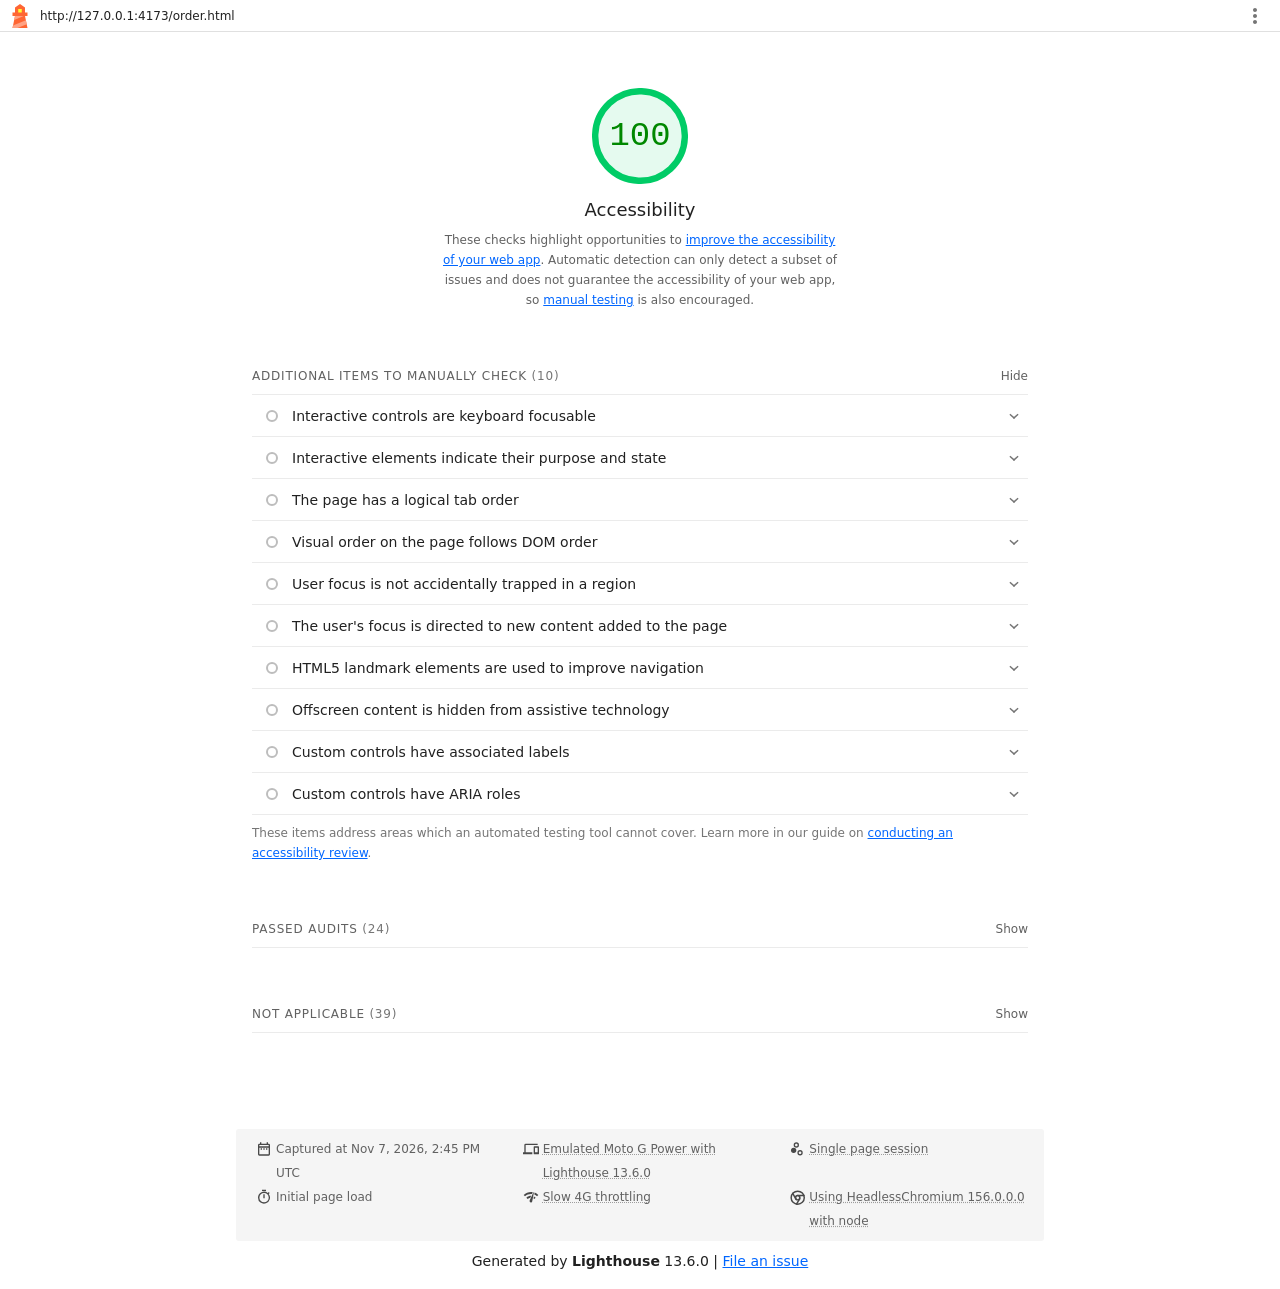
<file: lighthouse/order-accessibility.html>
<!--
@license
Copyright 2018 Google LLC
SPDX-License-Identifier: Apache-2.0
-->
<!doctype html>
<html lang="en">
<head>
  <meta charset="utf-8">
  <meta name="viewport" content="width=device-width, initial-scale=1, minimum-scale=1">
  <link rel="icon" href='data:image/svg+xml;utf8,<svg fill="none" xmlns="http://www.w3.org/2000/svg" viewBox="0 0 48 48"><path d="m14 7 10-7 10 7v10h5v7h-5l5 24H9l5-24H9v-7h5V7Z" fill="%23F63"/><path d="M31.561 24H14l-1.689 8.105L31.561 24ZM18.983 48H9l1.022-4.907L35.723 32.27l1.663 7.98L18.983 48Z" fill="%23FFA385"/><path fill="%23FF3" d="M20.5 10h7v7h-7z"/></svg>'>
  <title>Lighthouse Report</title>
  <style>body {margin: 0}</style>
</head>
<body>
  <noscript>Lighthouse report requires JavaScript. Please enable.</noscript>

  <div id="lh-log"></div>

  <script>window.__LIGHTHOUSE_JSON__ = {"lighthouseVersion":"13.6.0","requestedUrl":"http://127.0.0.1:4173/order.html","mainDocumentUrl":"http://127.0.0.1:4173/order.html","finalDisplayedUrl":"http://127.0.0.1:4173/order.html","finalUrl":"http://127.0.0.1:4173/order.html","fetchTime":"2026-11-07T14:45:28.836Z","gatherMode":"navigation","runWarnings":[],"userAgent":"Mozilla/5.0 (Windows NT 10.0; Win64; x64) AppleWebKit/537.36 (KHTML, like Gecko) HeadlessChrome/156.0.0.0 Safari/537.36","environment":{"networkUserAgent":"Mozilla/5.0 (Linux; Android 11; moto g power (2022)) AppleWebKit/537.36 (KHTML, like Gecko) Chrome/156.0.0.0 Mobile Safari/537.36","hostUserAgent":"Mozilla/5.0 (Windows NT 10.0; Win64; x64) AppleWebKit/537.36 (KHTML, like Gecko) HeadlessChrome/156.0.0.0 Safari/537.36","benchmarkIndex":2668,"credits":{"axe-core":"4.14.0"}},"audits":{"accesskeys":{"id":"accesskeys","title":"`[accesskey]` values are unique","description":"Access keys let users quickly focus a part of the page. For proper navigation, each access key must be unique. [Learn more about access keys](https://dequeuniversity.com/rules/axe/4.14/accesskeys).","score":null,"scoreDisplayMode":"notApplicable"},"aria-allowed-attr":{"id":"aria-allowed-attr","title":"`[aria-*]` attributes match their roles","description":"Each ARIA `role` supports a specific subset of `aria-*` attributes. Mismatching these invalidates the `aria-*` attributes. [Learn how to match ARIA attributes to their roles](https://dequeuniversity.com/rules/axe/4.14/aria-allowed-attr).","score":1,"scoreDisplayMode":"binary","details":{"type":"table","headings":[{"key":"node","valueType":"node","subItemsHeading":{"key":"relatedNode","valueType":"node"},"label":"Failing Elements"}],"items":[]}},"aria-allowed-role":{"id":"aria-allowed-role","title":"Uses ARIA roles only on compatible elements","description":"Many HTML elements can only be assigned certain ARIA roles. Using ARIA roles where they are not allowed can interfere with the accessibility of the web page. [Learn more about ARIA roles](https://dequeuniversity.com/rules/axe/4.14/aria-allowed-role).","score":null,"scoreDisplayMode":"notApplicable"},"aria-command-name":{"id":"aria-command-name","title":"`button`, `link`, and `menuitem` elements have accessible names","description":"When an element doesn't have an accessible name, screen readers announce it with a generic name, making it unusable for users who rely on screen readers. [Learn how to make command elements more accessible](https://dequeuniversity.com/rules/axe/4.14/aria-command-name).","score":null,"scoreDisplayMode":"notApplicable"},"aria-conditional-attr":{"id":"aria-conditional-attr","title":"ARIA attributes are used as specified for the element's role","description":"Some ARIA attributes are only allowed on an element under certain conditions. [Learn more about conditional ARIA attributes](https://dequeuniversity.com/rules/axe/4.14/aria-conditional-attr).","score":1,"scoreDisplayMode":"binary","details":{"type":"table","headings":[{"key":"node","valueType":"node","subItemsHeading":{"key":"relatedNode","valueType":"node"},"label":"Failing Elements"}],"items":[]}},"aria-deprecated-role":{"id":"aria-deprecated-role","title":"Deprecated ARIA roles were not used","description":"Deprecated ARIA roles may not be processed correctly by assistive technology. [Learn more about deprecated ARIA roles](https://dequeuniversity.com/rules/axe/4.14/aria-deprecated-role).","score":null,"scoreDisplayMode":"notApplicable"},"aria-dialog-name":{"id":"aria-dialog-name","title":"Elements with `role=\"dialog\"` or `role=\"alertdialog\"` have accessible names.","description":"ARIA dialog elements without accessible names may prevent screen readers users from discerning the purpose of these elements. [Learn how to make ARIA dialog elements more accessible](https://dequeuniversity.com/rules/axe/4.14/aria-dialog-name).","score":null,"scoreDisplayMode":"notApplicable"},"aria-hidden-body":{"id":"aria-hidden-body","title":"`[aria-hidden=\"true\"]` is not present on the document `\u003cbody>`","description":"Assistive technologies, like screen readers, work inconsistently when `aria-hidden=\"true\"` is set on the document `\u003cbody>`. [Learn how `aria-hidden` affects the document body](https://dequeuniversity.com/rules/axe/4.14/aria-hidden-body).","score":1,"scoreDisplayMode":"binary","details":{"type":"table","headings":[{"key":"node","valueType":"node","subItemsHeading":{"key":"relatedNode","valueType":"node"},"label":"Failing Elements"}],"items":[]}},"aria-hidden-focus":{"id":"aria-hidden-focus","title":"`[aria-hidden=\"true\"]` elements do not contain focusable descendents","description":"Focusable descendents within an `[aria-hidden=\"true\"]` element prevent those interactive elements from being available to users of assistive technologies like screen readers. [Learn how `aria-hidden` affects focusable elements](https://dequeuniversity.com/rules/axe/4.14/aria-hidden-focus).","score":null,"scoreDisplayMode":"notApplicable"},"aria-input-field-name":{"id":"aria-input-field-name","title":"ARIA input fields have accessible names","description":"When an input field doesn't have an accessible name, screen readers announce it with a generic name, making it unusable for users who rely on screen readers. [Learn more about input field labels](https://dequeuniversity.com/rules/axe/4.14/aria-input-field-name).","score":null,"scoreDisplayMode":"notApplicable"},"aria-meter-name":{"id":"aria-meter-name","title":"ARIA `meter` elements have accessible names","description":"When a meter element doesn't have an accessible name, screen readers announce it with a generic name, making it unusable for users who rely on screen readers. [Learn how to name `meter` elements](https://dequeuniversity.com/rules/axe/4.14/aria-meter-name).","score":null,"scoreDisplayMode":"notApplicable"},"aria-progressbar-name":{"id":"aria-progressbar-name","title":"ARIA `progressbar` elements have accessible names","description":"When a `progressbar` element doesn't have an accessible name, screen readers announce it with a generic name, making it unusable for users who rely on screen readers. [Learn how to label `progressbar` elements](https://dequeuniversity.com/rules/axe/4.14/aria-progressbar-name).","score":null,"scoreDisplayMode":"notApplicable"},"aria-prohibited-attr":{"id":"aria-prohibited-attr","title":"Elements use only permitted ARIA attributes","description":"Using ARIA attributes in roles where they are prohibited can mean that important information is not communicated to users of assistive technologies. [Learn more about prohibited ARIA roles](https://dequeuniversity.com/rules/axe/4.14/aria-prohibited-attr).","score":1,"scoreDisplayMode":"binary","details":{"type":"table","headings":[{"key":"node","valueType":"node","subItemsHeading":{"key":"relatedNode","valueType":"node"},"label":"Failing Elements"}],"items":[]}},"aria-required-attr":{"id":"aria-required-attr","title":"`[role]`s have all required `[aria-*]` attributes","description":"Some ARIA roles have required attributes that describe the state of the element to screen readers. [Learn more about roles and required attributes](https://dequeuniversity.com/rules/axe/4.14/aria-required-attr).","score":null,"scoreDisplayMode":"notApplicable"},"aria-required-children":{"id":"aria-required-children","title":"Elements with an ARIA `[role]` that require children to contain a specific `[role]` have all required children.","description":"Some ARIA parent roles must contain specific child roles to perform their intended accessibility functions. [Learn more about roles and required children elements](https://dequeuniversity.com/rules/axe/4.14/aria-required-children).","score":null,"scoreDisplayMode":"notApplicable"},"aria-required-parent":{"id":"aria-required-parent","title":"`[role]`s are contained by their required parent element","description":"Some ARIA child roles must be contained by specific parent roles to properly perform their intended accessibility functions. [Learn more about ARIA roles and required parent element](https://dequeuniversity.com/rules/axe/4.14/aria-required-parent).","score":null,"scoreDisplayMode":"notApplicable"},"aria-roles":{"id":"aria-roles","title":"`[role]` values are valid","description":"ARIA roles must have valid values in order to perform their intended accessibility functions. [Learn more about valid ARIA roles](https://dequeuniversity.com/rules/axe/4.14/aria-roles).","score":null,"scoreDisplayMode":"notApplicable"},"aria-text":{"id":"aria-text","title":"Elements with the `role=text` attribute do not have focusable descendents.","description":"Adding `role=text` around a text node split by markup enables VoiceOver to treat it as one phrase, but the element's focusable descendents will not be announced. [Learn more about the `role=text` attribute](https://dequeuniversity.com/rules/axe/4.14/aria-text).","score":null,"scoreDisplayMode":"notApplicable"},"aria-toggle-field-name":{"id":"aria-toggle-field-name","title":"ARIA toggle fields have accessible names","description":"When a toggle field doesn't have an accessible name, screen readers announce it with a generic name, making it unusable for users who rely on screen readers. [Learn more about toggle fields](https://dequeuniversity.com/rules/axe/4.14/aria-toggle-field-name).","score":null,"scoreDisplayMode":"notApplicable"},"aria-tooltip-name":{"id":"aria-tooltip-name","title":"ARIA `tooltip` elements have accessible names","description":"When a tooltip element doesn't have an accessible name, screen readers announce it with a generic name, making it unusable for users who rely on screen readers. [Learn how to name `tooltip` elements](https://dequeuniversity.com/rules/axe/4.14/aria-tooltip-name).","score":null,"scoreDisplayMode":"notApplicable"},"aria-treeitem-name":{"id":"aria-treeitem-name","title":"ARIA `treeitem` elements have accessible names","description":"When a `treeitem` element doesn't have an accessible name, screen readers announce it with a generic name, making it unusable for users who rely on screen readers. [Learn more about labeling `treeitem` elements](https://dequeuniversity.com/rules/axe/4.14/aria-treeitem-name).","score":null,"scoreDisplayMode":"notApplicable"},"aria-valid-attr-value":{"id":"aria-valid-attr-value","title":"`[aria-*]` attributes have valid values","description":"Assistive technologies, like screen readers, can't interpret ARIA attributes with invalid values. [Learn more about valid values for ARIA attributes](https://dequeuniversity.com/rules/axe/4.14/aria-valid-attr-value).","score":1,"scoreDisplayMode":"binary","details":{"type":"table","headings":[{"key":"node","valueType":"node","subItemsHeading":{"key":"relatedNode","valueType":"node"},"label":"Failing Elements"}],"items":[]}},"aria-valid-attr":{"id":"aria-valid-attr","title":"`[aria-*]` attributes are valid and not misspelled","description":"Assistive technologies, like screen readers, can't interpret ARIA attributes with invalid names. [Learn more about valid ARIA attributes](https://dequeuniversity.com/rules/axe/4.14/aria-valid-attr).","score":1,"scoreDisplayMode":"binary","details":{"type":"table","headings":[{"key":"node","valueType":"node","subItemsHeading":{"key":"relatedNode","valueType":"node"},"label":"Failing Elements"}],"items":[]}},"button-name":{"id":"button-name","title":"Buttons have an accessible name","description":"When a button doesn't have an accessible name, screen readers announce it as \"button\", making it unusable for users who rely on screen readers. [Learn how to make buttons more accessible](https://dequeuniversity.com/rules/axe/4.14/button-name).","score":1,"scoreDisplayMode":"binary","details":{"type":"table","headings":[{"key":"node","valueType":"node","subItemsHeading":{"key":"relatedNode","valueType":"node"},"label":"Failing Elements"}],"items":[]}},"bypass":{"id":"bypass","title":"The page contains a heading, skip link, or landmark region","description":"Adding ways to bypass repetitive content lets keyboard users navigate the page more efficiently. [Learn more about bypass blocks](https://dequeuniversity.com/rules/axe/4.14/bypass).","score":null,"scoreDisplayMode":"notApplicable"},"color-contrast":{"id":"color-contrast","title":"Background and foreground colors have a sufficient contrast ratio","description":"Low-contrast text is difficult or impossible for many users to read. [Learn how to provide sufficient color contrast](https://dequeuniversity.com/rules/axe/4.14/color-contrast).","score":1,"scoreDisplayMode":"binary","details":{"type":"table","headings":[{"key":"node","valueType":"node","subItemsHeading":{"key":"relatedNode","valueType":"node"},"label":"Failing Elements"}],"items":[]}},"definition-list":{"id":"definition-list","title":"`\u003cdl>`'s contain only properly-ordered `\u003cdt>` and `\u003cdd>` groups, `\u003cscript>`, `\u003ctemplate>` or `\u003cdiv>` elements.","description":"When definition lists are not properly marked up, screen readers may produce confusing or inaccurate output. [Learn how to structure definition lists correctly](https://dequeuniversity.com/rules/axe/4.14/definition-list).","score":null,"scoreDisplayMode":"notApplicable"},"dlitem":{"id":"dlitem","title":"Definition list items are wrapped in `\u003cdl>` elements","description":"Definition list items (`\u003cdt>` and `\u003cdd>`) must be wrapped in a parent `\u003cdl>` element to ensure that screen readers can properly announce them. [Learn how to structure definition lists correctly](https://dequeuniversity.com/rules/axe/4.14/dlitem).","score":null,"scoreDisplayMode":"notApplicable"},"document-title":{"id":"document-title","title":"Document has a `\u003ctitle>` element","description":"The title gives screen reader users an overview of the page, and search engine users rely on it heavily to determine if a page is relevant to their search. [Learn more about document titles](https://dequeuniversity.com/rules/axe/4.14/document-title).","score":1,"scoreDisplayMode":"binary","details":{"type":"table","headings":[{"key":"node","valueType":"node","subItemsHeading":{"key":"relatedNode","valueType":"node"},"label":"Failing Elements"}],"items":[]}},"duplicate-id-aria":{"id":"duplicate-id-aria","title":"ARIA IDs are unique","description":"The value of an ARIA ID must be unique to prevent other instances from being overlooked by assistive technologies. [Learn how to fix duplicate ARIA IDs](https://dequeuniversity.com/rules/axe/4.14/duplicate-id-aria).","score":null,"scoreDisplayMode":"notApplicable"},"empty-heading":{"id":"empty-heading","title":"All heading elements contain content.","description":"A heading with no content or inaccessible text prevent screen reader users from accessing information on the page's structure. [Learn more about headings](https://dequeuniversity.com/rules/axe/4.14/empty-heading).","score":null,"scoreDisplayMode":"notApplicable"},"form-field-multiple-labels":{"id":"form-field-multiple-labels","title":"No form fields have multiple labels","description":"Form fields with multiple labels can be confusingly announced by assistive technologies like screen readers which use either the first, the last, or all of the labels. [Learn how to use form labels](https://dequeuniversity.com/rules/axe/4.14/form-field-multiple-labels).","score":null,"scoreDisplayMode":"notApplicable"},"frame-title":{"id":"frame-title","title":"`\u003cframe>` or `\u003ciframe>` elements have a title","description":"Screen reader users rely on frame titles to describe the contents of frames. [Learn more about frame titles](https://dequeuniversity.com/rules/axe/4.14/frame-title).","score":null,"scoreDisplayMode":"notApplicable"},"heading-order":{"id":"heading-order","title":"Heading elements appear in a sequentially-descending order","description":"Properly ordered headings that do not skip levels convey the semantic structure of the page, making it easier to navigate and understand when using assistive technologies. [Learn more about heading order](https://dequeuniversity.com/rules/axe/4.14/heading-order).","score":1,"scoreDisplayMode":"binary","details":{"type":"table","headings":[{"key":"node","valueType":"node","subItemsHeading":{"key":"relatedNode","valueType":"node"},"label":"Failing Elements"}],"items":[]}},"html-has-lang":{"id":"html-has-lang","title":"`\u003chtml>` element has a `[lang]` attribute","description":"If a page doesn't specify a `lang` attribute, a screen reader assumes that the page is in the default language that the user chose when setting up the screen reader. If the page isn't actually in the default language, then the screen reader might not announce the page's text correctly. [Learn more about the `lang` attribute](https://dequeuniversity.com/rules/axe/4.14/html-has-lang).","score":1,"scoreDisplayMode":"binary","details":{"type":"table","headings":[{"key":"node","valueType":"node","subItemsHeading":{"key":"relatedNode","valueType":"node"},"label":"Failing Elements"}],"items":[]}},"html-lang-valid":{"id":"html-lang-valid","title":"`\u003chtml>` element has a valid value for its `[lang]` attribute","description":"Specifying a valid [BCP 47 language](https://www.w3.org/International/questions/qa-choosing-language-tags#question) helps screen readers announce text properly. [Learn how to use the `lang` attribute](https://dequeuniversity.com/rules/axe/4.14/html-lang-valid).","score":1,"scoreDisplayMode":"binary","details":{"type":"table","headings":[{"key":"node","valueType":"node","subItemsHeading":{"key":"relatedNode","valueType":"node"},"label":"Failing Elements"}],"items":[]}},"html-xml-lang-mismatch":{"id":"html-xml-lang-mismatch","title":"`\u003chtml>` element has an `[xml:lang]` attribute with the same base language as the `[lang]` attribute.","description":"If the webpage does not specify a consistent language, then the screen reader might not announce the page's text correctly. [Learn more about the `lang` attribute](https://dequeuniversity.com/rules/axe/4.14/html-xml-lang-mismatch).","score":null,"scoreDisplayMode":"notApplicable"},"identical-links-same-purpose":{"id":"identical-links-same-purpose","title":"Identical links have the same purpose.","description":"Links with the same destination should have the same description, to help users understand the link's purpose and decide whether to follow it. [Learn more about identical links](https://dequeuniversity.com/rules/axe/4.14/identical-links-same-purpose).","score":null,"scoreDisplayMode":"notApplicable"},"image-alt":{"id":"image-alt","title":"Image elements have `[alt]` attributes","description":"Informative elements should aim for short, descriptive alternate text. Decorative elements can be ignored with an empty alt attribute. [Learn more about the `alt` attribute](https://dequeuniversity.com/rules/axe/4.14/image-alt).","score":null,"scoreDisplayMode":"notApplicable"},"image-redundant-alt":{"id":"image-redundant-alt","title":"Image elements do not have `[alt]` attributes that are redundant text.","description":"Informative elements should aim for short, descriptive alternative text. Alternative text that is exactly the same as the text adjacent to the link or image is potentially confusing for screen reader users, because the text will be read twice. [Learn more about the `alt` attribute](https://dequeuniversity.com/rules/axe/4.14/image-redundant-alt).","score":null,"scoreDisplayMode":"notApplicable"},"input-button-name":{"id":"input-button-name","title":"Input buttons have discernible text.","description":"Adding discernable and accessible text to input buttons may help screen reader users understand the purpose of the input button. [Learn more about input buttons](https://dequeuniversity.com/rules/axe/4.14/input-button-name).","score":null,"scoreDisplayMode":"notApplicable"},"input-image-alt":{"id":"input-image-alt","title":"`\u003cinput type=\"image\">` elements have `[alt]` text","description":"When an image is being used as an `\u003cinput>` button, providing alternative text can help screen reader users understand the purpose of the button. [Learn about input image alt text](https://dequeuniversity.com/rules/axe/4.14/input-image-alt).","score":null,"scoreDisplayMode":"notApplicable"},"label-content-name-mismatch":{"id":"label-content-name-mismatch","title":"Elements with visible text labels have matching accessible names.","description":"Visible text labels that do not match the accessible name can result in a confusing experience for screen reader users. [Learn more about accessible names](https://dequeuniversity.com/rules/axe/4.14/label-content-name-mismatch).","score":null,"scoreDisplayMode":"notApplicable"},"label":{"id":"label","title":"Form elements have associated labels","description":"Labels ensure that form controls are announced properly by assistive technologies, like screen readers. [Learn more about form element labels](https://dequeuniversity.com/rules/axe/4.14/label).","score":1,"scoreDisplayMode":"binary","details":{"type":"table","headings":[{"key":"node","valueType":"node","subItemsHeading":{"key":"relatedNode","valueType":"node"},"label":"Failing Elements"}],"items":[]}},"landmark-one-main":{"id":"landmark-one-main","title":"Document has a main landmark.","description":"One main landmark helps screen reader users navigate a web page. [Learn more about landmarks](https://dequeuniversity.com/rules/axe/4.14/landmark-one-main).","score":1,"scoreDisplayMode":"binary","details":{"type":"table","headings":[{"key":"node","valueType":"node","subItemsHeading":{"key":"relatedNode","valueType":"node"},"label":"Failing Elements"}],"items":[]}},"link-name":{"id":"link-name","title":"Links have a discernible name","description":"Link text (and alternate text for images, when used as links) that is discernible, unique, and focusable improves the navigation experience for screen reader users. [Learn how to make links accessible](https://dequeuniversity.com/rules/axe/4.14/link-name).","score":1,"scoreDisplayMode":"binary","details":{"type":"table","headings":[{"key":"node","valueType":"node","subItemsHeading":{"key":"relatedNode","valueType":"node"},"label":"Failing Elements"}],"items":[]}},"link-in-text-block":{"id":"link-in-text-block","title":"Links are distinguishable without relying on color.","description":"Low-contrast text is difficult or impossible for many users to read. Link text that is discernible improves the experience for users with low vision. [Learn how to make links distinguishable](https://dequeuniversity.com/rules/axe/4.14/link-in-text-block).","score":1,"scoreDisplayMode":"binary","details":{"type":"table","headings":[{"key":"node","valueType":"node","subItemsHeading":{"key":"relatedNode","valueType":"node"},"label":"Failing Elements"}],"items":[]}},"list":{"id":"list","title":"Lists contain only `\u003cli>` elements and script supporting elements (`\u003cscript>` and `\u003ctemplate>`).","description":"Screen readers have a specific way of announcing lists. Ensuring proper list structure aids screen reader output. [Learn more about proper list structure](https://dequeuniversity.com/rules/axe/4.14/list).","score":1,"scoreDisplayMode":"binary","details":{"type":"table","headings":[{"key":"node","valueType":"node","subItemsHeading":{"key":"relatedNode","valueType":"node"},"label":"Failing Elements"}],"items":[]}},"listitem":{"id":"listitem","title":"List items (`\u003cli>`) are contained within `\u003cul>`, `\u003col>` or `\u003cmenu>` parent elements","description":"Screen readers require list items (`\u003cli>`) to be contained within a parent `\u003cul>`, `\u003col>` or `\u003cmenu>` to be announced properly. [Learn more about proper list structure](https://dequeuniversity.com/rules/axe/4.14/listitem).","score":1,"scoreDisplayMode":"binary","details":{"type":"table","headings":[{"key":"node","valueType":"node","subItemsHeading":{"key":"relatedNode","valueType":"node"},"label":"Failing Elements"}],"items":[]}},"meta-refresh":{"id":"meta-refresh","title":"The document does not use `\u003cmeta http-equiv=\"refresh\">`","description":"Users do not expect a page to refresh automatically, and doing so will move focus back to the top of the page. This may create a frustrating or confusing experience. [Learn more about the refresh meta tag](https://dequeuniversity.com/rules/axe/4.14/meta-refresh).","score":null,"scoreDisplayMode":"notApplicable"},"meta-viewport":{"id":"meta-viewport","title":"`[user-scalable=\"no\"]` is not used in the `\u003cmeta name=\"viewport\">` element and the `[maximum-scale]` attribute is not less than 5.","description":"Disabling zooming is problematic for users with low vision who rely on screen magnification to properly see the contents of a web page. [Learn more about the viewport meta tag](https://dequeuniversity.com/rules/axe/4.14/meta-viewport).","score":1,"scoreDisplayMode":"binary","details":{"type":"table","headings":[{"key":"node","valueType":"node","subItemsHeading":{"key":"relatedNode","valueType":"node"},"label":"Failing Elements"}],"items":[]}},"object-alt":{"id":"object-alt","title":"`\u003cobject>` elements have alternate text","description":"Screen readers cannot translate non-text content. Adding alternate text to `\u003cobject>` elements helps screen readers convey meaning to users. [Learn more about alt text for `object` elements](https://dequeuniversity.com/rules/axe/4.14/object-alt).","score":null,"scoreDisplayMode":"notApplicable"},"select-name":{"id":"select-name","title":"Select elements have associated label elements.","description":"Form elements without effective labels can create frustrating experiences for screen reader users. [Learn more about the `select` element](https://dequeuniversity.com/rules/axe/4.14/select-name).","score":1,"scoreDisplayMode":"binary","details":{"type":"table","headings":[{"key":"node","valueType":"node","subItemsHeading":{"key":"relatedNode","valueType":"node"},"label":"Failing Elements"}],"items":[]}},"skip-link":{"id":"skip-link","title":"Skip links are focusable.","description":"Including a skip link can help users skip to the main content to save time. [Learn more about skip links](https://dequeuniversity.com/rules/axe/4.14/skip-link).","score":1,"scoreDisplayMode":"binary","details":{"type":"table","headings":[{"key":"node","valueType":"node","subItemsHeading":{"key":"relatedNode","valueType":"node"},"label":"Failing Elements"}],"items":[]}},"tabindex":{"id":"tabindex","title":"No element has a `[tabindex]` value greater than 0","description":"A value greater than 0 implies an explicit navigation ordering. Although technically valid, this often creates frustrating experiences for users who rely on assistive technologies. [Learn more about the `tabindex` attribute](https://dequeuniversity.com/rules/axe/4.14/tabindex).","score":1,"scoreDisplayMode":"binary","details":{"type":"table","headings":[{"key":"node","valueType":"node","subItemsHeading":{"key":"relatedNode","valueType":"node"},"label":"Failing Elements"}],"items":[]}},"table-duplicate-name":{"id":"table-duplicate-name","title":"Tables have different content in the summary attribute and `\u003ccaption>`.","description":"The summary attribute should describe the table structure, while `\u003ccaption>` should have the onscreen title. Accurate table mark-up helps users of screen readers. [Learn more about summary and caption](https://dequeuniversity.com/rules/axe/4.14/table-duplicate-name).","score":null,"scoreDisplayMode":"notApplicable"},"table-fake-caption":{"id":"table-fake-caption","title":"Tables use `\u003ccaption>` instead of cells with the `[colspan]` attribute to indicate a caption.","description":"Screen readers have features to make navigating tables easier. Ensuring that tables use the actual caption element instead of cells with the `[colspan]` attribute may improve the experience for screen reader users. [Learn more about captions](https://dequeuniversity.com/rules/axe/4.14/table-fake-caption).","score":null,"scoreDisplayMode":"notApplicable"},"target-size":{"id":"target-size","title":"Touch targets have sufficient size and spacing.","description":"Touch targets with sufficient size and spacing help users who may have difficulty targeting small controls to activate the targets. [Learn more about touch targets](https://dequeuniversity.com/rules/axe/4.14/target-size).","score":1,"scoreDisplayMode":"binary","details":{"type":"table","headings":[{"key":"node","valueType":"node","subItemsHeading":{"key":"relatedNode","valueType":"node"},"label":"Failing Elements"}],"items":[]}},"td-has-header":{"id":"td-has-header","title":"`\u003ctd>` elements in a large `\u003ctable>` have one or more table headers.","description":"Screen readers have features to make navigating tables easier. Ensuring that `\u003ctd>` elements in a large table (3 or more cells in width and height) have an associated table header may improve the experience for screen reader users. [Learn more about table headers](https://dequeuniversity.com/rules/axe/4.14/td-has-header).","score":null,"scoreDisplayMode":"notApplicable"},"td-headers-attr":{"id":"td-headers-attr","title":"Cells in a `\u003ctable>` element that use the `[headers]` attribute refer to table cells within the same table.","description":"Screen readers have features to make navigating tables easier. Ensuring `\u003ctd>` cells using the `[headers]` attribute only refer to other cells in the same table may improve the experience for screen reader users. [Learn more about the `headers` attribute](https://dequeuniversity.com/rules/axe/4.14/td-headers-attr).","score":null,"scoreDisplayMode":"notApplicable"},"th-has-data-cells":{"id":"th-has-data-cells","title":"`\u003cth>` elements and elements with `[role=\"columnheader\"/\"rowheader\"]` have data cells they describe.","description":"Screen readers have features to make navigating tables easier. Ensuring table headers always refer to some set of cells may improve the experience for screen reader users. [Learn more about table headers](https://dequeuniversity.com/rules/axe/4.14/th-has-data-cells).","score":null,"scoreDisplayMode":"notApplicable"},"valid-lang":{"id":"valid-lang","title":"`[lang]` attributes have a valid value","description":"Specifying a valid [BCP 47 language](https://www.w3.org/International/questions/qa-choosing-language-tags#question) on elements helps ensure that text is pronounced correctly by a screen reader. [Learn how to use the `lang` attribute](https://dequeuniversity.com/rules/axe/4.14/valid-lang).","score":null,"scoreDisplayMode":"notApplicable"},"video-caption":{"id":"video-caption","title":"`\u003cvideo>` elements contain a `\u003ctrack>` element with `[kind=\"captions\"]`","description":"When a video provides a caption it is easier for deaf and hearing impaired users to access its information. [Learn more about video captions](https://dequeuniversity.com/rules/axe/4.14/video-caption).","score":null,"scoreDisplayMode":"notApplicable"},"custom-controls-labels":{"id":"custom-controls-labels","title":"Custom controls have associated labels","description":"Custom interactive controls have associated labels, provided by aria-label or aria-labelledby. [Learn more about custom controls and labels](https://developer.chrome.com/docs/lighthouse/accessibility/custom-controls-labels/).","score":null,"scoreDisplayMode":"manual"},"custom-controls-roles":{"id":"custom-controls-roles","title":"Custom controls have ARIA roles","description":"Custom interactive controls have appropriate ARIA roles. [Learn how to add roles to custom controls](https://developer.chrome.com/docs/lighthouse/accessibility/custom-control-roles/).","score":null,"scoreDisplayMode":"manual"},"focus-traps":{"id":"focus-traps","title":"User focus is not accidentally trapped in a region","description":"A user can tab into and out of any control or region without accidentally trapping their focus. [Learn how to avoid focus traps](https://developer.chrome.com/docs/lighthouse/accessibility/focus-traps/).","score":null,"scoreDisplayMode":"manual"},"focusable-controls":{"id":"focusable-controls","title":"Interactive controls are keyboard focusable","description":"Custom interactive controls are keyboard focusable and display a focus indicator. [Learn how to make custom controls focusable](https://developer.chrome.com/docs/lighthouse/accessibility/focusable-controls/).","score":null,"scoreDisplayMode":"manual"},"interactive-element-affordance":{"id":"interactive-element-affordance","title":"Interactive elements indicate their purpose and state","description":"Interactive elements, such as links and buttons, should indicate their state and be distinguishable from non-interactive elements. [Learn how to decorate interactive elements with affordance hints](https://developer.chrome.com/docs/lighthouse/accessibility/interactive-element-affordance/).","score":null,"scoreDisplayMode":"manual"},"logical-tab-order":{"id":"logical-tab-order","title":"The page has a logical tab order","description":"Tabbing through the page follows the visual layout. Users cannot focus elements that are offscreen. [Learn more about logical tab ordering](https://developer.chrome.com/docs/lighthouse/accessibility/logical-tab-order/).","score":null,"scoreDisplayMode":"manual"},"managed-focus":{"id":"managed-focus","title":"The user's focus is directed to new content added to the page","description":"If new content, such as a dialog, is added to the page, the user's focus is directed to it. [Learn how to direct focus to new content](https://developer.chrome.com/docs/lighthouse/accessibility/managed-focus/).","score":null,"scoreDisplayMode":"manual"},"offscreen-content-hidden":{"id":"offscreen-content-hidden","title":"Offscreen content is hidden from assistive technology","description":"Offscreen content is hidden with display: none or aria-hidden=true. [Learn how to properly hide offscreen content](https://developer.chrome.com/docs/lighthouse/accessibility/offscreen-content-hidden/).","score":null,"scoreDisplayMode":"manual"},"use-landmarks":{"id":"use-landmarks","title":"HTML5 landmark elements are used to improve navigation","description":"Landmark elements (`\u003cmain>`, `\u003cnav>`, etc.) are used to improve the keyboard navigation of the page for assistive technology. [Learn more about landmark elements](https://developer.chrome.com/docs/lighthouse/accessibility/use-landmarks/).","score":null,"scoreDisplayMode":"manual"},"visual-order-follows-dom":{"id":"visual-order-follows-dom","title":"Visual order on the page follows DOM order","description":"DOM order matches the visual order, improving navigation for assistive technology. [Learn more about DOM and visual ordering](https://developer.chrome.com/docs/lighthouse/accessibility/visual-order-follows-dom/).","score":null,"scoreDisplayMode":"manual"},"autocomplete-valid":{"id":"autocomplete-valid","title":"`autocomplete` attributes are used correctly","description":"The `autocomplete` attribute values must be valid and correctly applied for screen readers to function correctly. [Learn more about valid autocomplete values](https://dequeuniversity.com/rules/axe/4.14/autocomplete-valid).","score":1,"scoreDisplayMode":"binary","details":{"type":"table","headings":[{"key":"node","valueType":"node","subItemsHeading":{"key":"relatedNode","valueType":"node"},"label":"Failing Elements"}],"items":[]}},"presentation-role-conflict":{"id":"presentation-role-conflict","title":"Elements with `role=\"none\"` or `role=\"presentation\"` do not have conflicts","description":"There are certain cases where the semantic role of an element with `role=\"none\"` or `role=\"presentation\"` does not resolve to none or presentation. To ensure the element remains removed from the accessibility tree, you should not add any global ARIA attributes to the element or make it focusable. [Learn more about presentation role conflict](https://dequeuniversity.com/rules/axe/4.14/presentation-role-conflict).","score":null,"scoreDisplayMode":"notApplicable"},"svg-img-alt":{"id":"svg-img-alt","title":"SVG elements with an `img` role have an accessible text alternative","description":"Ensures SVG elements with an `img`, `graphics-document` or `graphics-symbol` role have an accessible text alternative. [Learn more about SVG alt text](https://dequeuniversity.com/rules/axe/4.14/svg-img-alt).","score":null,"scoreDisplayMode":"notApplicable"}},"configSettings":{"output":"html","maxWaitForFcp":30000,"maxWaitForLoad":45000,"pauseAfterFcpMs":1000,"pauseAfterLoadMs":1000,"networkQuietThresholdMs":1000,"cpuQuietThresholdMs":1000,"formFactor":"mobile","throttling":{"rttMs":150,"throughputKbps":1638.4,"requestLatencyMs":562.5,"downloadThroughputKbps":1474.5600000000002,"uploadThroughputKbps":675,"cpuSlowdownMultiplier":4},"throttlingMethod":"simulate","screenEmulation":{"mobile":true,"width":412,"height":823,"deviceScaleFactor":1.75,"disabled":false},"emulatedUserAgent":"Mozilla/5.0 (Linux; Android 11; moto g power (2022)) AppleWebKit/537.36 (KHTML, like Gecko) Chrome/136.0.0.0 Mobile Safari/537.36","auditMode":false,"gatherMode":false,"clearStorageTypes":["file_systems","shader_cache","service_workers","cache_storage"],"disableStorageReset":false,"debugNavigation":false,"channel":"node","usePassiveGathering":false,"disableFullPageScreenshot":false,"skipAboutBlank":false,"blankPage":"about:blank","ignoreStatusCode":false,"locale":"en-US","blockedUrlPatterns":null,"additionalTraceCategories":null,"extraHeaders":null,"precomputedLanternData":null,"onlyAudits":null,"onlyCategories":["accessibility"],"skipAudits":null},"categories":{"accessibility":{"title":"Accessibility","description":"These checks highlight opportunities to [improve the accessibility of your web app](https://developer.chrome.com/docs/lighthouse/accessibility/). Automatic detection can only detect a subset of issues and does not guarantee the accessibility of your web app, so [manual testing](https://web.dev/articles/how-to-review) is also encouraged.","manualDescription":"These items address areas which an automated testing tool cannot cover. Learn more in our guide on [conducting an accessibility review](https://web.dev/articles/how-to-review).","supportedModes":["navigation","snapshot"],"auditRefs":[{"id":"accesskeys","weight":0,"group":"a11y-navigation"},{"id":"aria-allowed-attr","weight":10,"group":"a11y-aria"},{"id":"aria-command-name","weight":0,"group":"a11y-aria"},{"id":"aria-conditional-attr","weight":7,"group":"a11y-aria"},{"id":"aria-deprecated-role","weight":0,"group":"a11y-aria"},{"id":"aria-dialog-name","weight":0,"group":"a11y-aria"},{"id":"aria-hidden-body","weight":10,"group":"a11y-aria"},{"id":"aria-hidden-focus","weight":0,"group":"a11y-aria"},{"id":"aria-input-field-name","weight":0,"group":"a11y-aria"},{"id":"aria-meter-name","weight":0,"group":"a11y-aria"},{"id":"aria-progressbar-name","weight":0,"group":"a11y-aria"},{"id":"aria-prohibited-attr","weight":7,"group":"a11y-aria"},{"id":"aria-required-attr","weight":0,"group":"a11y-aria"},{"id":"aria-required-children","weight":0,"group":"a11y-aria"},{"id":"aria-required-parent","weight":0,"group":"a11y-aria"},{"id":"aria-roles","weight":0,"group":"a11y-aria"},{"id":"aria-text","weight":0,"group":"a11y-aria"},{"id":"aria-toggle-field-name","weight":0,"group":"a11y-aria"},{"id":"aria-tooltip-name","weight":0,"group":"a11y-aria"},{"id":"aria-treeitem-name","weight":0,"group":"a11y-aria"},{"id":"aria-valid-attr-value","weight":10,"group":"a11y-aria"},{"id":"aria-valid-attr","weight":10,"group":"a11y-aria"},{"id":"button-name","weight":10,"group":"a11y-names-labels"},{"id":"bypass","weight":0,"group":"a11y-navigation"},{"id":"color-contrast","weight":7,"group":"a11y-color-contrast"},{"id":"definition-list","weight":0,"group":"a11y-tables-lists"},{"id":"dlitem","weight":0,"group":"a11y-tables-lists"},{"id":"document-title","weight":7,"group":"a11y-names-labels"},{"id":"duplicate-id-aria","weight":0,"group":"a11y-aria"},{"id":"form-field-multiple-labels","weight":0,"group":"a11y-names-labels"},{"id":"frame-title","weight":0,"group":"a11y-names-labels"},{"id":"heading-order","weight":3,"group":"a11y-navigation"},{"id":"html-has-lang","weight":7,"group":"a11y-language"},{"id":"html-lang-valid","weight":7,"group":"a11y-language"},{"id":"html-xml-lang-mismatch","weight":0,"group":"a11y-language"},{"id":"image-alt","weight":0,"group":"a11y-names-labels"},{"id":"input-button-name","weight":0,"group":"a11y-names-labels"},{"id":"input-image-alt","weight":0,"group":"a11y-names-labels"},{"id":"label","weight":10,"group":"a11y-names-labels"},{"id":"link-in-text-block","weight":7,"group":"a11y-color-contrast"},{"id":"link-name","weight":7,"group":"a11y-names-labels"},{"id":"list","weight":7,"group":"a11y-tables-lists"},{"id":"listitem","weight":7,"group":"a11y-tables-lists"},{"id":"meta-refresh","weight":0,"group":"a11y-best-practices"},{"id":"meta-viewport","weight":10,"group":"a11y-best-practices"},{"id":"object-alt","weight":0,"group":"a11y-names-labels"},{"id":"select-name","weight":10,"group":"a11y-names-labels"},{"id":"skip-link","weight":3,"group":"a11y-names-labels"},{"id":"tabindex","weight":7,"group":"a11y-navigation"},{"id":"target-size","weight":7,"group":"a11y-best-practices"},{"id":"td-headers-attr","weight":0,"group":"a11y-tables-lists"},{"id":"th-has-data-cells","weight":0,"group":"a11y-tables-lists"},{"id":"valid-lang","weight":0,"group":"a11y-language"},{"id":"video-caption","weight":0,"group":"a11y-audio-video"},{"id":"landmark-one-main","weight":3,"group":"a11y-best-practices"},{"id":"autocomplete-valid","weight":1,"group":"a11y-best-practices"},{"id":"presentation-role-conflict","weight":0,"group":"a11y-best-practices"},{"id":"svg-img-alt","weight":0,"group":"a11y-best-practices"},{"id":"focusable-controls","weight":0},{"id":"interactive-element-affordance","weight":0},{"id":"logical-tab-order","weight":0},{"id":"visual-order-follows-dom","weight":0},{"id":"focus-traps","weight":0},{"id":"managed-focus","weight":0},{"id":"use-landmarks","weight":0},{"id":"offscreen-content-hidden","weight":0},{"id":"custom-controls-labels","weight":0},{"id":"custom-controls-roles","weight":0},{"id":"table-duplicate-name","weight":0,"group":"a11y-best-practices"},{"id":"empty-heading","weight":0,"group":"a11y-best-practices"},{"id":"aria-allowed-role","weight":0,"group":"a11y-best-practices"},{"id":"image-redundant-alt","weight":0,"group":"a11y-names-labels"},{"id":"identical-links-same-purpose","weight":0,"group":"a11y-best-practices"},{"id":"label-content-name-mismatch","weight":0,"group":"hidden"},{"id":"table-fake-caption","weight":0,"group":"hidden"},{"id":"td-has-header","weight":0,"group":"hidden"}],"id":"accessibility","score":1}},"categoryGroups":{"metrics":{"title":"Metrics"},"insights":{"title":"Insights","description":"These insights are also available in the Chrome DevTools Performance Panel - [record a trace](https://developer.chrome.com/docs/devtools/performance/reference) to view more detailed information."},"diagnostics":{"title":"Diagnostics","description":"More information about the performance of your application. These numbers don't [directly affect](https://developer.chrome.com/docs/lighthouse/performance/performance-scoring/) the Performance score."},"a11y-best-practices":{"title":"Best practices","description":"These items highlight common accessibility best practices."},"a11y-color-contrast":{"title":"Contrast","description":"These are opportunities to improve the legibility of your content."},"a11y-names-labels":{"title":"Names and labels","description":"These are opportunities to improve the semantics of the controls in your application. This may enhance the experience for users of assistive technology, like a screen reader."},"a11y-navigation":{"title":"Navigation","description":"These are opportunities to improve keyboard navigation in your application."},"a11y-aria":{"title":"ARIA","description":"These are opportunities to improve the usage of ARIA in your application which may enhance the experience for users of assistive technology, like a screen reader."},"a11y-language":{"title":"Internationalization and localization","description":"These are opportunities to improve the interpretation of your content by users in different locales."},"a11y-audio-video":{"title":"Audio and video","description":"These are opportunities to provide alternative content for audio and video. This may improve the experience for users with hearing or vision impairments."},"a11y-tables-lists":{"title":"Tables and lists","description":"These are opportunities to improve the experience of reading tabular or list data using assistive technology, like a screen reader."},"seo-mobile":{"title":"Mobile Friendly","description":"Make sure your pages are mobile friendly so users don’t have to pinch or zoom in order to read the content pages. [Learn how to make pages mobile-friendly](https://developers.google.com/search/mobile-sites/)."},"seo-content":{"title":"Content Best Practices","description":"Format your HTML in a way that enables crawlers to better understand your app’s content."},"seo-crawl":{"title":"Crawling and Indexing","description":"To appear in search results, crawlers need access to your app."},"best-practices-trust-safety":{"title":"Trust and Safety"},"best-practices-ux":{"title":"User Experience"},"best-practices-browser-compat":{"title":"Browser Compatibility"},"best-practices-general":{"title":"General"},"webmcp":{"title":"WebMCP","description":"Audits validating WebMCP integration."},"agent-accessibility":{"title":"Agent Accessibility","description":"These audits highlight best practices for improving the accessibility of the website for AI agents."},"agent-discoverability":{"title":"Agent Discoverability","description":"These audits validate that websites expose discoverable resources, documentation, and catalogs for AI agents."},"hidden":{"title":""}},"stackPacks":[],"entities":[{"name":"127.0.0.1","origins":["http://127.0.0.1:4173"],"isFirstParty":true,"isUnrecognized":true}],"fullPageScreenshot":{"screenshot":{"data":"[data-uri]","width":412,"height":1557},"nodes":{}},"timing":{"entries":[{"startTime":12508.59,"name":"lh:config","duration":172.57,"entryType":"measure"},{"startTime":12509.05,"name":"lh:config:resolveArtifactsToDefns","duration":1.48,"entryType":"measure"},{"startTime":12681.2,"name":"lh:runner:gather","duration":4847.87,"entryType":"measure"},{"startTime":12715.25,"name":"lh:driver:connect","duration":4.74,"entryType":"measure"},{"startTime":12720.02,"name":"lh:driver:navigate","duration":9.28,"entryType":"measure"},{"startTime":12729.38,"name":"lh:gather:getBenchmarkIndex","duration":1006.13,"entryType":"measure"},{"startTime":13735.53,"name":"lh:gather:getVersion","duration":0.58,"entryType":"measure"},{"startTime":13736.14,"name":"lh:gather:getDevicePixelRatio","duration":3.18,"entryType":"measure"},{"startTime":13739.4,"name":"lh:prepare:navigationMode","duration":100.86,"entryType":"measure"},{"startTime":13741.4,"name":"lh:gather:getVersion","duration":0.37,"entryType":"measure"},{"startTime":13753.65,"name":"lh:storage:clearDataForOrigin","duration":0.89,"entryType":"measure"},{"startTime":13754.56,"name":"lh:storage:clearBrowserCaches","duration":84.21,"entryType":"measure"},{"startTime":13839.36,"name":"lh:gather:prepareThrottlingAndNetwork","duration":0.88,"entryType":"measure"},{"startTime":13843.74,"name":"lh:driver:navigate","duration":2384.5,"entryType":"measure"},{"startTime":16229.49,"name":"lh:computed:NetworkRecords","duration":0.18,"entryType":"measure"},{"startTime":16229.74,"name":"lh:gather:getArtifact:DevtoolsLog","duration":0.01,"entryType":"measure"},{"startTime":16229.77,"name":"lh:gather:getArtifact:Accessibility","duration":211.04,"entryType":"measure"},{"startTime":16440.85,"name":"lh:gather:getArtifact:NetworkUserAgent","duration":0.03,"entryType":"measure"},{"startTime":16440.89,"name":"lh:gather:getArtifact:Stacks","duration":8.49,"entryType":"measure"},{"startTime":16440.91,"name":"lh:gather:collectStacks","duration":8.47,"entryType":"measure"},{"startTime":16449.39,"name":"lh:gather:getArtifact:FullPageScreenshot","duration":1068.49,"entryType":"measure"},{"startTime":17514.66,"name":"lh:gather:getVersion","duration":0.65,"entryType":"measure"},{"startTime":17529.13,"name":"lh:runner:audit","duration":158.25,"entryType":"measure"},{"startTime":17529.14,"name":"lh:runner:auditing","duration":158.12,"entryType":"measure"},{"startTime":17529.62,"name":"lh:audit:accesskeys","duration":0.94,"entryType":"measure"},{"startTime":17530.74,"name":"lh:audit:aria-allowed-attr","duration":3,"entryType":"measure"},{"startTime":17533.9,"name":"lh:audit:aria-allowed-role","duration":2.49,"entryType":"measure"},{"startTime":17536.75,"name":"lh:audit:aria-command-name","duration":1.05,"entryType":"measure"},{"startTime":17538.17,"name":"lh:audit:aria-conditional-attr","duration":3.83,"entryType":"measure"},{"startTime":17542.29,"name":"lh:audit:aria-deprecated-role","duration":0.49,"entryType":"measure"},{"startTime":17542.92,"name":"lh:audit:aria-dialog-name","duration":0.79,"entryType":"measure"},{"startTime":17544.03,"name":"lh:audit:aria-hidden-body","duration":2.66,"entryType":"measure"},{"startTime":17546.84,"name":"lh:audit:aria-hidden-focus","duration":0.59,"entryType":"measure"},{"startTime":17547.57,"name":"lh:audit:aria-input-field-name","duration":0.6,"entryType":"measure"},{"startTime":17548.3,"name":"lh:audit:aria-meter-name","duration":0.92,"entryType":"measure"},{"startTime":17549.46,"name":"lh:audit:aria-progressbar-name","duration":1.27,"entryType":"measure"},{"startTime":17551.02,"name":"lh:audit:aria-prohibited-attr","duration":1.84,"entryType":"measure"},{"startTime":17553.01,"name":"lh:audit:aria-required-attr","duration":0.78,"entryType":"measure"},{"startTime":17553.94,"name":"lh:audit:aria-required-children","duration":1.08,"entryType":"measure"},{"startTime":17555.28,"name":"lh:audit:aria-required-parent","duration":1.55,"entryType":"measure"},{"startTime":17556.98,"name":"lh:audit:aria-roles","duration":0.79,"entryType":"measure"},{"startTime":17557.92,"name":"lh:audit:aria-text","duration":0.89,"entryType":"measure"},{"startTime":17558.95,"name":"lh:audit:aria-toggle-field-name","duration":1,"entryType":"measure"},{"startTime":17560.19,"name":"lh:audit:aria-tooltip-name","duration":1.75,"entryType":"measure"},{"startTime":17562.22,"name":"lh:audit:aria-treeitem-name","duration":1.2,"entryType":"measure"},{"startTime":17563.58,"name":"lh:audit:aria-valid-attr-value","duration":3.19,"entryType":"measure"},{"startTime":17566.93,"name":"lh:audit:aria-valid-attr","duration":2.23,"entryType":"measure"},{"startTime":17569.31,"name":"lh:audit:button-name","duration":2.48,"entryType":"measure"},{"startTime":17572.01,"name":"lh:audit:bypass","duration":2.23,"entryType":"measure"},{"startTime":17574.38,"name":"lh:audit:color-contrast","duration":1.88,"entryType":"measure"},{"startTime":17576.41,"name":"lh:audit:definition-list","duration":3.64,"entryType":"measure"},{"startTime":17580.36,"name":"lh:audit:dlitem","duration":1.47,"entryType":"measure"},{"startTime":17582.5,"name":"lh:audit:document-title","duration":3.13,"entryType":"measure"},{"startTime":17585.77,"name":"lh:audit:duplicate-id-aria","duration":1.72,"entryType":"measure"},{"startTime":17587.84,"name":"lh:audit:empty-heading","duration":2.82,"entryType":"measure"},{"startTime":17590.8,"name":"lh:audit:form-field-multiple-labels","duration":2.02,"entryType":"measure"},{"startTime":17592.98,"name":"lh:audit:frame-title","duration":1.76,"entryType":"measure"},{"startTime":17595.04,"name":"lh:audit:heading-order","duration":2.19,"entryType":"measure"},{"startTime":17597.39,"name":"lh:audit:html-has-lang","duration":2.69,"entryType":"measure"},{"startTime":17600.57,"name":"lh:audit:html-lang-valid","duration":2.01,"entryType":"measure"},{"startTime":17602.73,"name":"lh:audit:html-xml-lang-mismatch","duration":1.22,"entryType":"measure"},{"startTime":17604.1,"name":"lh:audit:identical-links-same-purpose","duration":3.12,"entryType":"measure"},{"startTime":17607.36,"name":"lh:audit:image-alt","duration":1.26,"entryType":"measure"},{"startTime":17608.76,"name":"lh:audit:image-redundant-alt","duration":1.69,"entryType":"measure"},{"startTime":17610.65,"name":"lh:audit:input-button-name","duration":2.62,"entryType":"measure"},{"startTime":17613.48,"name":"lh:audit:input-image-alt","duration":1.39,"entryType":"measure"},{"startTime":17615.01,"name":"lh:audit:label-content-name-mismatch","duration":2.9,"entryType":"measure"},{"startTime":17618.24,"name":"lh:audit:label","duration":2.6,"entryType":"measure"},{"startTime":17620.98,"name":"lh:audit:landmark-one-main","duration":3.05,"entryType":"measure"},{"startTime":17624.18,"name":"lh:audit:link-name","duration":2.84,"entryType":"measure"},{"startTime":17627.36,"name":"lh:audit:link-in-text-block","duration":2.96,"entryType":"measure"},{"startTime":17630.66,"name":"lh:audit:list","duration":2.93,"entryType":"measure"},{"startTime":17633.85,"name":"lh:audit:listitem","duration":2.38,"entryType":"measure"},{"startTime":17636.53,"name":"lh:audit:meta-refresh","duration":1.86,"entryType":"measure"},{"startTime":17638.67,"name":"lh:audit:meta-viewport","duration":2.41,"entryType":"measure"},{"startTime":17641.22,"name":"lh:audit:object-alt","duration":1.58,"entryType":"measure"},{"startTime":17642.97,"name":"lh:audit:select-name","duration":3.08,"entryType":"measure"},{"startTime":17646.18,"name":"lh:audit:skip-link","duration":1.67,"entryType":"measure"},{"startTime":17647.98,"name":"lh:audit:tabindex","duration":3.04,"entryType":"measure"},{"startTime":17651.18,"name":"lh:audit:table-duplicate-name","duration":1.57,"entryType":"measure"},{"startTime":17652.89,"name":"lh:audit:table-fake-caption","duration":1.99,"entryType":"measure"},{"startTime":17655.09,"name":"lh:audit:target-size","duration":2.16,"entryType":"measure"},{"startTime":17657.38,"name":"lh:audit:td-has-header","duration":12.52,"entryType":"measure"},{"startTime":17670.13,"name":"lh:audit:td-headers-attr","duration":2.96,"entryType":"measure"},{"startTime":17673.28,"name":"lh:audit:th-has-data-cells","duration":1.9,"entryType":"measure"},{"startTime":17675.33,"name":"lh:audit:valid-lang","duration":2.2,"entryType":"measure"},{"startTime":17677.75,"name":"lh:audit:video-caption","duration":2.06,"entryType":"measure"},{"startTime":17679.84,"name":"lh:audit:custom-controls-labels","duration":0.03,"entryType":"measure"},{"startTime":17679.87,"name":"lh:audit:custom-controls-roles","duration":0.01,"entryType":"measure"},{"startTime":17679.88,"name":"lh:audit:focus-traps","duration":0.01,"entryType":"measure"},{"startTime":17679.89,"name":"lh:audit:focusable-controls","duration":0,"entryType":"measure"},{"startTime":17679.9,"name":"lh:audit:interactive-element-affordance","duration":0,"entryType":"measure"},{"startTime":17679.91,"name":"lh:audit:logical-tab-order","duration":0,"entryType":"measure"},{"startTime":17679.92,"name":"lh:audit:managed-focus","duration":0,"entryType":"measure"},{"startTime":17679.93,"name":"lh:audit:offscreen-content-hidden","duration":0,"entryType":"measure"},{"startTime":17679.93,"name":"lh:audit:use-landmarks","duration":0,"entryType":"measure"},{"startTime":17679.94,"name":"lh:audit:visual-order-follows-dom","duration":0,"entryType":"measure"},{"startTime":17680.09,"name":"lh:audit:autocomplete-valid","duration":3.05,"entryType":"measure"},{"startTime":17683.5,"name":"lh:audit:presentation-role-conflict","duration":1.87,"entryType":"measure"},{"startTime":17685.52,"name":"lh:audit:svg-img-alt","duration":1.73,"entryType":"measure"},{"startTime":17687.28,"name":"lh:runner:generate","duration":0.1,"entryType":"measure"},{"startTime":17687.5,"name":"lh:computed:EntityClassification","duration":0.2,"entryType":"measure"}],"total":5006.12},"i18n":{"rendererFormattedStrings":{"calculatorLink":"See calculator.","collapseView":"Collapse view","crcInitialNavigation":"Initial Navigation","crcLongestDurationLabel":"Maximum critical path latency:","dropdownCopyJSON":"Copy JSON","dropdownDarkTheme":"Toggle Dark Theme","dropdownPrintExpanded":"Print Expanded","dropdownPrintSummary":"Print Summary","dropdownSaveGist":"Save as Gist","dropdownSaveHTML":"Save as HTML","dropdownSaveJSON":"Save as JSON","dropdownViewUnthrottledTrace":"View Unthrottled Trace","dropdownViewer":"Open in Viewer","errorLabel":"Error!","errorMissingAuditInfo":"Report error: no audit information","expandView":"Expand view","firstPartyChipLabel":"1st party","footerIssue":"File an issue","hide":"Hide","labDataTitle":"Lab Data","lsPerformanceCategoryDescription":"[Lighthouse](https://developers.google.com/web/tools/lighthouse/) analysis of the current page on an emulated mobile network. Values are estimated and may vary.","manualAuditsGroupTitle":"Additional items to manually check","notApplicableAuditsGroupTitle":"Not applicable","openInANewTabTooltip":"Open in a new tab","opportunityResourceColumnLabel":"Opportunity","opportunitySavingsColumnLabel":"Estimated Savings","passedAuditsGroupTitle":"Passed audits","runtimeAnalysisWindow":"Initial page load","runtimeAnalysisWindowSnapshot":"Point-in-time snapshot","runtimeAnalysisWindowTimespan":"User interactions timespan","runtimeCustom":"Custom throttling","runtimeDesktopEmulation":"Emulated Desktop","runtimeMobileEmulation":"Emulated Moto G Power","runtimeNoEmulation":"No emulation","runtimeSettingsArdVersion":"ARD version","runtimeSettingsAxeVersion":"Axe version","runtimeSettingsBenchmark":"Unthrottled CPU/Memory Power","runtimeSettingsCPUThrottling":"CPU throttling","runtimeSettingsDevice":"Device","runtimeSettingsNetworkThrottling":"Network throttling","runtimeSettingsScreenEmulation":"Screen emulation","runtimeSettingsUANetwork":"User agent (network)","runtimeSingleLoad":"Single page session","runtimeSingleLoadTooltip":"This data is taken from a single page session, as opposed to field data summarizing many sessions.","runtimeSlow4g":"Slow 4G throttling","runtimeUnknown":"Unknown","show":"Show","showRelevantAudits":"Show audits relevant to:","snippetCollapseButtonLabel":"Collapse snippet","snippetExpandButtonLabel":"Expand snippet","thirdPartyResourcesLabel":"Show 3rd-party resources","throttlingProvided":"Provided by environment","toplevelWarningsMessage":"There were issues affecting this run of Lighthouse:","unattributable":"Unattributable","unscoredLabel":"Unscored","unscoredTitle":"This audit does not contribute to the overall category score.","varianceDisclaimer":"Values are estimated and may vary. The [performance score is calculated](https://developer.chrome.com/docs/lighthouse/performance/performance-scoring/) directly from these metrics.","viewTraceLabel":"View Trace","viewTreemapLabel":"View Treemap","warningAuditsGroupTitle":"Passed audits but with warnings","warningHeader":"Warnings: "},"icuMessagePaths":{"core/audits/accessibility/accesskeys.js | title":["audits.accesskeys.title"],"core/audits/accessibility/accesskeys.js | description":["audits.accesskeys.description"],"core/audits/accessibility/aria-allowed-attr.js | title":["audits[aria-allowed-attr].title"],"core/audits/accessibility/aria-allowed-attr.js | description":["audits[aria-allowed-attr].description"],"core/lib/i18n/i18n.js | columnFailingElem":["audits[aria-allowed-attr].details.headings[0].label","audits[aria-conditional-attr].details.headings[0].label","audits[aria-hidden-body].details.headings[0].label","audits[aria-prohibited-attr].details.headings[0].label","audits[aria-valid-attr-value].details.headings[0].label","audits[aria-valid-attr].details.headings[0].label","audits[button-name].details.headings[0].label","audits[color-contrast].details.headings[0].label","audits[document-title].details.headings[0].label","audits[heading-order].details.headings[0].label","audits[html-has-lang].details.headings[0].label","audits[html-lang-valid].details.headings[0].label","audits.label.details.headings[0].label","audits[landmark-one-main].details.headings[0].label","audits[link-name].details.headings[0].label","audits[link-in-text-block].details.headings[0].label","audits.list.details.headings[0].label","audits.listitem.details.headings[0].label","audits[meta-viewport].details.headings[0].label","audits[select-name].details.headings[0].label","audits[skip-link].details.headings[0].label","audits.tabindex.details.headings[0].label","audits[target-size].details.headings[0].label","audits[autocomplete-valid].details.headings[0].label"],"core/audits/accessibility/aria-allowed-role.js | title":["audits[aria-allowed-role].title"],"core/audits/accessibility/aria-allowed-role.js | description":["audits[aria-allowed-role].description"],"core/audits/accessibility/aria-command-name.js | title":["audits[aria-command-name].title"],"core/audits/accessibility/aria-command-name.js | description":["audits[aria-command-name].description"],"core/audits/accessibility/aria-conditional-attr.js | title":["audits[aria-conditional-attr].title"],"core/audits/accessibility/aria-conditional-attr.js | description":["audits[aria-conditional-attr].description"],"core/audits/accessibility/aria-deprecated-role.js | title":["audits[aria-deprecated-role].title"],"core/audits/accessibility/aria-deprecated-role.js | description":["audits[aria-deprecated-role].description"],"core/audits/accessibility/aria-dialog-name.js | title":["audits[aria-dialog-name].title"],"core/audits/accessibility/aria-dialog-name.js | description":["audits[aria-dialog-name].description"],"core/audits/accessibility/aria-hidden-body.js | title":["audits[aria-hidden-body].title"],"core/audits/accessibility/aria-hidden-body.js | description":["audits[aria-hidden-body].description"],"core/audits/accessibility/aria-hidden-focus.js | title":["audits[aria-hidden-focus].title"],"core/audits/accessibility/aria-hidden-focus.js | description":["audits[aria-hidden-focus].description"],"core/audits/accessibility/aria-input-field-name.js | title":["audits[aria-input-field-name].title"],"core/audits/accessibility/aria-input-field-name.js | description":["audits[aria-input-field-name].description"],"core/audits/accessibility/aria-meter-name.js | title":["audits[aria-meter-name].title"],"core/audits/accessibility/aria-meter-name.js | description":["audits[aria-meter-name].description"],"core/audits/accessibility/aria-progressbar-name.js | title":["audits[aria-progressbar-name].title"],"core/audits/accessibility/aria-progressbar-name.js | description":["audits[aria-progressbar-name].description"],"core/audits/accessibility/aria-prohibited-attr.js | title":["audits[aria-prohibited-attr].title"],"core/audits/accessibility/aria-prohibited-attr.js | description":["audits[aria-prohibited-attr].description"],"core/audits/accessibility/aria-required-attr.js | title":["audits[aria-required-attr].title"],"core/audits/accessibility/aria-required-attr.js | description":["audits[aria-required-attr].description"],"core/audits/accessibility/aria-required-children.js | title":["audits[aria-required-children].title"],"core/audits/accessibility/aria-required-children.js | description":["audits[aria-required-children].description"],"core/audits/accessibility/aria-required-parent.js | title":["audits[aria-required-parent].title"],"core/audits/accessibility/aria-required-parent.js | description":["audits[aria-required-parent].description"],"core/audits/accessibility/aria-roles.js | title":["audits[aria-roles].title"],"core/audits/accessibility/aria-roles.js | description":["audits[aria-roles].description"],"core/audits/accessibility/aria-text.js | title":["audits[aria-text].title"],"core/audits/accessibility/aria-text.js | description":["audits[aria-text].description"],"core/audits/accessibility/aria-toggle-field-name.js | title":["audits[aria-toggle-field-name].title"],"core/audits/accessibility/aria-toggle-field-name.js | description":["audits[aria-toggle-field-name].description"],"core/audits/accessibility/aria-tooltip-name.js | title":["audits[aria-tooltip-name].title"],"core/audits/accessibility/aria-tooltip-name.js | description":["audits[aria-tooltip-name].description"],"core/audits/accessibility/aria-treeitem-name.js | title":["audits[aria-treeitem-name].title"],"core/audits/accessibility/aria-treeitem-name.js | description":["audits[aria-treeitem-name].description"],"core/audits/accessibility/aria-valid-attr-value.js | title":["audits[aria-valid-attr-value].title"],"core/audits/accessibility/aria-valid-attr-value.js | description":["audits[aria-valid-attr-value].description"],"core/audits/accessibility/aria-valid-attr.js | title":["audits[aria-valid-attr].title"],"core/audits/accessibility/aria-valid-attr.js | description":["audits[aria-valid-attr].description"],"core/audits/accessibility/button-name.js | title":["audits[button-name].title"],"core/audits/accessibility/button-name.js | description":["audits[button-name].description"],"core/audits/accessibility/bypass.js | title":["audits.bypass.title"],"core/audits/accessibility/bypass.js | description":["audits.bypass.description"],"core/audits/accessibility/color-contrast.js | title":["audits[color-contrast].title"],"core/audits/accessibility/color-contrast.js | description":["audits[color-contrast].description"],"core/audits/accessibility/definition-list.js | title":["audits[definition-list].title"],"core/audits/accessibility/definition-list.js | description":["audits[definition-list].description"],"core/audits/accessibility/dlitem.js | title":["audits.dlitem.title"],"core/audits/accessibility/dlitem.js | description":["audits.dlitem.description"],"core/audits/accessibility/document-title.js | title":["audits[document-title].title"],"core/audits/accessibility/document-title.js | description":["audits[document-title].description"],"core/audits/accessibility/duplicate-id-aria.js | title":["audits[duplicate-id-aria].title"],"core/audits/accessibility/duplicate-id-aria.js | description":["audits[duplicate-id-aria].description"],"core/audits/accessibility/empty-heading.js | title":["audits[empty-heading].title"],"core/audits/accessibility/empty-heading.js | description":["audits[empty-heading].description"],"core/audits/accessibility/form-field-multiple-labels.js | title":["audits[form-field-multiple-labels].title"],"core/audits/accessibility/form-field-multiple-labels.js | description":["audits[form-field-multiple-labels].description"],"core/audits/accessibility/frame-title.js | title":["audits[frame-title].title"],"core/audits/accessibility/frame-title.js | description":["audits[frame-title].description"],"core/audits/accessibility/heading-order.js | title":["audits[heading-order].title"],"core/audits/accessibility/heading-order.js | description":["audits[heading-order].description"],"core/audits/accessibility/html-has-lang.js | title":["audits[html-has-lang].title"],"core/audits/accessibility/html-has-lang.js | description":["audits[html-has-lang].description"],"core/audits/accessibility/html-lang-valid.js | title":["audits[html-lang-valid].title"],"core/audits/accessibility/html-lang-valid.js | description":["audits[html-lang-valid].description"],"core/audits/accessibility/html-xml-lang-mismatch.js | title":["audits[html-xml-lang-mismatch].title"],"core/audits/accessibility/html-xml-lang-mismatch.js | description":["audits[html-xml-lang-mismatch].description"],"core/audits/accessibility/identical-links-same-purpose.js | title":["audits[identical-links-same-purpose].title"],"core/audits/accessibility/identical-links-same-purpose.js | description":["audits[identical-links-same-purpose].description"],"core/audits/accessibility/image-alt.js | title":["audits[image-alt].title"],"core/audits/accessibility/image-alt.js | description":["audits[image-alt].description"],"core/audits/accessibility/image-redundant-alt.js | title":["audits[image-redundant-alt].title"],"core/audits/accessibility/image-redundant-alt.js | description":["audits[image-redundant-alt].description"],"core/audits/accessibility/input-button-name.js | title":["audits[input-button-name].title"],"core/audits/accessibility/input-button-name.js | description":["audits[input-button-name].description"],"core/audits/accessibility/input-image-alt.js | title":["audits[input-image-alt].title"],"core/audits/accessibility/input-image-alt.js | description":["audits[input-image-alt].description"],"core/audits/accessibility/label-content-name-mismatch.js | title":["audits[label-content-name-mismatch].title"],"core/audits/accessibility/label-content-name-mismatch.js | description":["audits[label-content-name-mismatch].description"],"core/audits/accessibility/label.js | title":["audits.label.title"],"core/audits/accessibility/label.js | description":["audits.label.description"],"core/audits/accessibility/landmark-one-main.js | title":["audits[landmark-one-main].title"],"core/audits/accessibility/landmark-one-main.js | description":["audits[landmark-one-main].description"],"core/audits/accessibility/link-name.js | title":["audits[link-name].title"],"core/audits/accessibility/link-name.js | description":["audits[link-name].description"],"core/audits/accessibility/link-in-text-block.js | title":["audits[link-in-text-block].title"],"core/audits/accessibility/link-in-text-block.js | description":["audits[link-in-text-block].description"],"core/audits/accessibility/list.js | title":["audits.list.title"],"core/audits/accessibility/list.js | description":["audits.list.description"],"core/audits/accessibility/listitem.js | title":["audits.listitem.title"],"core/audits/accessibility/listitem.js | description":["audits.listitem.description"],"core/audits/accessibility/meta-refresh.js | title":["audits[meta-refresh].title"],"core/audits/accessibility/meta-refresh.js | description":["audits[meta-refresh].description"],"core/audits/accessibility/meta-viewport.js | title":["audits[meta-viewport].title"],"core/audits/accessibility/meta-viewport.js | description":["audits[meta-viewport].description"],"core/audits/accessibility/object-alt.js | title":["audits[object-alt].title"],"core/audits/accessibility/object-alt.js | description":["audits[object-alt].description"],"core/audits/accessibility/select-name.js | title":["audits[select-name].title"],"core/audits/accessibility/select-name.js | description":["audits[select-name].description"],"core/audits/accessibility/skip-link.js | title":["audits[skip-link].title"],"core/audits/accessibility/skip-link.js | description":["audits[skip-link].description"],"core/audits/accessibility/tabindex.js | title":["audits.tabindex.title"],"core/audits/accessibility/tabindex.js | description":["audits.tabindex.description"],"core/audits/accessibility/table-duplicate-name.js | title":["audits[table-duplicate-name].title"],"core/audits/accessibility/table-duplicate-name.js | description":["audits[table-duplicate-name].description"],"core/audits/accessibility/table-fake-caption.js | title":["audits[table-fake-caption].title"],"core/audits/accessibility/table-fake-caption.js | description":["audits[table-fake-caption].description"],"core/audits/accessibility/target-size.js | title":["audits[target-size].title"],"core/audits/accessibility/target-size.js | description":["audits[target-size].description"],"core/audits/accessibility/td-has-header.js | title":["audits[td-has-header].title"],"core/audits/accessibility/td-has-header.js | description":["audits[td-has-header].description"],"core/audits/accessibility/td-headers-attr.js | title":["audits[td-headers-attr].title"],"core/audits/accessibility/td-headers-attr.js | description":["audits[td-headers-attr].description"],"core/audits/accessibility/th-has-data-cells.js | title":["audits[th-has-data-cells].title"],"core/audits/accessibility/th-has-data-cells.js | description":["audits[th-has-data-cells].description"],"core/audits/accessibility/valid-lang.js | title":["audits[valid-lang].title"],"core/audits/accessibility/valid-lang.js | description":["audits[valid-lang].description"],"core/audits/accessibility/video-caption.js | title":["audits[video-caption].title"],"core/audits/accessibility/video-caption.js | description":["audits[video-caption].description"],"core/audits/accessibility/autocomplete-valid.js | title":["audits[autocomplete-valid].title"],"core/audits/accessibility/autocomplete-valid.js | description":["audits[autocomplete-valid].description"],"core/audits/accessibility/presentation-role-conflict.js | title":["audits[presentation-role-conflict].title"],"core/audits/accessibility/presentation-role-conflict.js | description":["audits[presentation-role-conflict].description"],"core/audits/accessibility/svg-img-alt.js | title":["audits[svg-img-alt].title"],"core/audits/accessibility/svg-img-alt.js | description":["audits[svg-img-alt].description"],"core/config/default-config.js | a11yCategoryTitle":["categories.accessibility.title"],"core/config/default-config.js | a11yCategoryDescription":["categories.accessibility.description"],"core/config/default-config.js | a11yCategoryManualDescription":["categories.accessibility.manualDescription"],"core/config/default-config.js | metricGroupTitle":["categoryGroups.metrics.title"],"core/config/default-config.js | insightsGroupTitle":["categoryGroups.insights.title"],"core/config/default-config.js | insightsGroupDescription":["categoryGroups.insights.description"],"core/config/default-config.js | diagnosticsGroupTitle":["categoryGroups.diagnostics.title"],"core/config/default-config.js | diagnosticsGroupDescription":["categoryGroups.diagnostics.description"],"core/config/default-config.js | a11yBestPracticesGroupTitle":["categoryGroups[a11y-best-practices].title"],"core/config/default-config.js | a11yBestPracticesGroupDescription":["categoryGroups[a11y-best-practices].description"],"core/config/default-config.js | a11yColorContrastGroupTitle":["categoryGroups[a11y-color-contrast].title"],"core/config/default-config.js | a11yColorContrastGroupDescription":["categoryGroups[a11y-color-contrast].description"],"core/config/default-config.js | a11yNamesLabelsGroupTitle":["categoryGroups[a11y-names-labels].title"],"core/config/default-config.js | a11yNamesLabelsGroupDescription":["categoryGroups[a11y-names-labels].description"],"core/config/default-config.js | a11yNavigationGroupTitle":["categoryGroups[a11y-navigation].title"],"core/config/default-config.js | a11yNavigationGroupDescription":["categoryGroups[a11y-navigation].description"],"core/config/default-config.js | a11yAriaGroupTitle":["categoryGroups[a11y-aria].title"],"core/config/default-config.js | a11yAriaGroupDescription":["categoryGroups[a11y-aria].description"],"core/config/default-config.js | a11yLanguageGroupTitle":["categoryGroups[a11y-language].title"],"core/config/default-config.js | a11yLanguageGroupDescription":["categoryGroups[a11y-language].description"],"core/config/default-config.js | a11yAudioVideoGroupTitle":["categoryGroups[a11y-audio-video].title"],"core/config/default-config.js | a11yAudioVideoGroupDescription":["categoryGroups[a11y-audio-video].description"],"core/config/default-config.js | a11yTablesListsVideoGroupTitle":["categoryGroups[a11y-tables-lists].title"],"core/config/default-config.js | a11yTablesListsVideoGroupDescription":["categoryGroups[a11y-tables-lists].description"],"core/config/default-config.js | seoMobileGroupTitle":["categoryGroups[seo-mobile].title"],"core/config/default-config.js | seoMobileGroupDescription":["categoryGroups[seo-mobile].description"],"core/config/default-config.js | seoContentGroupTitle":["categoryGroups[seo-content].title"],"core/config/default-config.js | seoContentGroupDescription":["categoryGroups[seo-content].description"],"core/config/default-config.js | seoCrawlingGroupTitle":["categoryGroups[seo-crawl].title"],"core/config/default-config.js | seoCrawlingGroupDescription":["categoryGroups[seo-crawl].description"],"core/config/default-config.js | bestPracticesTrustSafetyGroupTitle":["categoryGroups[best-practices-trust-safety].title"],"core/config/default-config.js | bestPracticesUXGroupTitle":["categoryGroups[best-practices-ux].title"],"core/config/default-config.js | bestPracticesBrowserCompatGroupTitle":["categoryGroups[best-practices-browser-compat].title"],"core/config/default-config.js | bestPracticesGeneralGroupTitle":["categoryGroups[best-practices-general].title"],"core/config/default-config.js | webmcpGroupTitle":["categoryGroups.webmcp.title"],"core/config/default-config.js | webmcpGroupDescription":["categoryGroups.webmcp.description"],"core/config/default-config.js | agentAccessibilityGroupTitle":["categoryGroups[agent-accessibility].title"],"core/config/default-config.js | agentAccessibilityGroupDescription":["categoryGroups[agent-accessibility].description"],"core/config/default-config.js | agentDiscoverabilityGroupTitle":["categoryGroups[agent-discoverability].title"],"core/config/default-config.js | agentDiscoverabilityGroupDescription":["categoryGroups[agent-discoverability].description"]}}};</script>
  <script>"use strict";(()=>{var Re=.8999999999999999,Ie=.5,Ne=.49999999999999994;function He(o){let e=Math.sign(o);o=Math.abs(o);let t=.254829592,n=-.284496736,r=1.421413741,i=-1.453152027,a=1.061405429,s=1/(1+.3275911*o),c=s*(t+s*(n+s*(r+s*(i+s*a))));return e*(1-c*Math.exp(-o*o))}function fe({median:o,p10:e},t){if(o<=0)throw new Error("median must be greater than zero");if(e<=0)throw new Error("p10 must be greater than zero");if(e>=o)throw new Error("p10 must be less than the median");if(t<=0)return 1;let n=.9061938024368232,r=Math.max(Number.MIN_VALUE,t/o),i=Math.log(r),a=Math.max(Number.MIN_VALUE,e/o),l=-Math.log(a),s=i*n/l,c=(1-He(s))/2,d;return t<=e?d=Math.max(.9,Math.min(1,c)):t<=o?d=Math.max(Ie,Math.min(Re,c)):d=Math.max(0,Math.min(Ne,c)),d}var O="\u2026",Oe="\xA0",ve=.9,$e={PASS:{label:"pass",minScore:ve},AVERAGE:{label:"average",minScore:.5},FAIL:{label:"fail"},ERROR:{label:"error"}},Ve=["com","co","gov","edu","ac","org","go","gob","or","net","in","ne","nic","gouv","web","spb","blog","jus","kiev","mil","wi","qc","ca","bel","on"],E=class o{static get RATINGS(){return $e}static get PASS_THRESHOLD(){return ve}static get MS_DISPLAY_VALUE(){return`%10d${Oe}ms`}static isPluginCategory(e){return/^(@[a-z0-9-~][a-z0-9-._~]*\/)?lighthouse-plugin-[a-z0-9-._~]*$/.test(e)}static getFinalDisplayedUrl(e){if(e.finalDisplayedUrl)return e.finalDisplayedUrl;if(e.finalUrl)return e.finalUrl;throw new Error("Could not determine final displayed URL")}static getMainDocumentUrl(e){return e.mainDocumentUrl||e.finalUrl}static getFullPageScreenshot(e){return e.fullPageScreenshot?e.fullPageScreenshot:e.audits["full-page-screenshot"]?.details}static getEntityFromUrl(e,t){return t&&t.find(r=>r.origins.find(i=>e.startsWith(i)))||o.getPseudoRootDomain(e)}static splitMarkdownCodeSpans(e){let t=[],n=e.split(/`(.*?)`/g);for(let r=0;r<n.length;r++){let i=n[r];if(!i)continue;let a=r%2!==0;t.push({isCode:a,text:i})}return t}static splitMarkdownLink(e){let t=[],n=e.split(/\[([^\]]+?)\]\((https?:\/\/.*?)\)/g);for(;n.length;){let[r,i,a]=n.splice(0,3);r&&t.push({isLink:!1,text:r}),i&&a&&t.push({isLink:!0,text:i,linkHref:a})}return t}static truncate(e,t,n="\u2026"){if(e.length<=t)return e;let i=new Intl.Segmenter(void 0,{granularity:"grapheme"}).segment(e)[Symbol.iterator](),a=0;for(let l=0;l<=t-n.length;l++){let s=i.next();if(s.done)return e;a=s.value.index}for(let l=0;l<n.length;l++)if(i.next().done)return e;return e.slice(0,a)+n}static getURLDisplayName(e,t){t=t||{numPathParts:void 0,preserveQuery:void 0,preserveHost:void 0};let n=t.numPathParts!==void 0?t.numPathParts:2,r=t.preserveQuery!==void 0?t.preserveQuery:!0,i=t.preserveHost||!1,a;if(e.protocol==="about:"||e.protocol==="data:")a=e.href;else{a=e.pathname;let s=a.split("/").filter(c=>c.length);n&&s.length>n&&(a=O+s.slice(-1*n).join("/")),i&&(a=`${e.host}/${a.replace(/^\//,"")}`),r&&(a=`${a}${e.search}`)}let l=64;if(e.protocol!=="data:"&&(a=a.slice(0,200),a=a.replace(/([a-f0-9]{7})[a-f0-9]{13}[a-f0-9]*/g,`$1${O}`),a=a.replace(/([a-zA-Z0-9-_]{9})(?=.*[a-z])(?=.*[A-Z])(?=.*[0-9])[a-zA-Z0-9-_]{10,}/g,`$1${O}`),a=a.replace(/(\d{3})\d{6,}/g,`$1${O}`),a=a.replace(/\u2026+/g,O),a.length>l&&a.includes("?")&&(a=a.replace(/\?([^=]*)(=)?.*/,`?$1$2${O}`),a.length>l&&(a=a.replace(/\?.*/,`?${O}`)))),a.length>l){let s=a.lastIndexOf(".");s>=0?a=a.slice(0,l-1-(a.length-s))+`${O}${a.slice(s)}`:a=a.slice(0,l-1)+O}return a}static getChromeExtensionOrigin(e){let t=new URL(e);return t.protocol+"//"+t.host}static parseURL(e){let t=new URL(e);return{file:o.getURLDisplayName(t),hostname:t.hostname,origin:t.protocol==="chrome-extension:"?o.getChromeExtensionOrigin(e):t.origin}}static createOrReturnURL(e){return e instanceof URL?e:new URL(e)}static getPseudoTld(e){let t=e.split(".").slice(-2);return Ve.includes(t[0])?`.${t.join(".")}`:`.${t[t.length-1]}`}static getPseudoRootDomain(e){let t=o.createOrReturnURL(e).hostname,r=o.getPseudoTld(t).split(".");return t.split(".").slice(-r.length).join(".")}static filterRelevantLines(e,t,n){if(t.length===0)return e.slice(0,n*2+1);let r=3,i=new Set;return t=t.sort((a,l)=>(a.lineNumber||0)-(l.lineNumber||0)),t.forEach(({lineNumber:a})=>{let l=a-n,s=a+n;for(;l<1;)l++,s++;i.has(l-r-1)&&(l-=r);for(let c=l;c<=s;c++){let d=c;i.add(d)}}),e.filter(a=>i.has(a.lineNumber))}static computeLogNormalScore(e,t){let n=fe(e,t);return n>.9&&(n+=.05*(n-.9)),Math.floor(n*100)/100}};function Ge(o){let e=o.createFragment(),t=o.createElement("style");t.append(`
    .lh-3p-filter {
      color: var(--color-gray-600);
      float: right;
      padding: 6px var(--stackpack-padding-horizontal);
    }
    .lh-3p-filter-label, .lh-3p-filter-input {
      vertical-align: middle;
      user-select: none;
    }
    .lh-3p-filter-input:disabled + .lh-3p-ui-string {
      text-decoration: line-through;
    }
  `),e.append(t);let n=o.createElement("div","lh-3p-filter"),r=o.createElement("label","lh-3p-filter-label"),i=o.createElement("input","lh-3p-filter-input");i.setAttribute("type","checkbox"),i.setAttribute("checked","");let a=o.createElement("span","lh-3p-ui-string");a.append("Show 3rd party resources");let l=o.createElement("span","lh-3p-filter-count");return r.append(" ",i," ",a," (",l,") "),n.append(" ",r," "),e.append(n),e}function Be(o){let e=o.createFragment(),t=o.createElement("div","lh-audit"),n=o.createElement("details","lh-expandable-details"),r=o.createElement("summary"),i=o.createElement("div","lh-audit__header lh-expandable-details__summary"),a=o.createElement("span","lh-audit__score-icon"),l=o.createElement("span","lh-audit__title-and-text"),s=o.createElement("span","lh-audit__title"),c=o.createElement("span","lh-audit__display-text");l.append(" ",s," ",c," ");let d=o.createElement("div","lh-chevron-container");i.append(" ",a," ",l," ",d," "),r.append(" ",i," ");let h=o.createElement("div","lh-audit__description"),p=o.createElement("div","lh-audit__stackpacks");return n.append(" ",r," ",h," ",p," "),t.append(" ",n," "),e.append(t),e}function qe(o){let e=o.createFragment(),t=o.createElement("div","lh-category-header"),n=o.createElement("div","lh-score__gauge");n.setAttribute("role","heading"),n.setAttribute("aria-level","2");let r=o.createElement("div","lh-category-header__description");return t.append(" ",n," ",r," "),e.append(t),e}function je(o){let e=o.createFragment(),t=o.createElementNS("http://www.w3.org/2000/svg","svg","lh-chevron");t.setAttribute("viewBox","0 0 100 100");let n=o.createElementNS("http://www.w3.org/2000/svg","g","lh-chevron__lines"),r=o.createElementNS("http://www.w3.org/2000/svg","path","lh-chevron__line lh-chevron__line-left");r.setAttribute("d","M10 50h40");let i=o.createElementNS("http://www.w3.org/2000/svg","path","lh-chevron__line lh-chevron__line-right");return i.setAttribute("d","M90 50H50"),n.append(" ",r," ",i," "),t.append(" ",n," "),e.append(t),e}function We(o){let e=o.createFragment(),t=o.createElement("div","lh-audit-group"),n=o.createElement("details","lh-clump"),r=o.createElement("summary"),i=o.createElement("div","lh-audit-group__summary"),a=o.createElement("div","lh-audit-group__header"),l=o.createElement("span","lh-audit-group__title"),s=o.createElement("span","lh-audit-group__itemcount");a.append(" ",l," ",s," "," "," ");let c=o.createElement("div","lh-clump-toggle"),d=o.createElement("span","lh-clump-toggletext--show"),h=o.createElement("span","lh-clump-toggletext--hide");return c.append(" ",d," ",h," "),i.append(" ",a," ",c," "),r.append(" ",i," "),n.append(" ",r," "),t.append(" "," ",n," "),e.append(t),e}function Ke(o){let e=o.createFragment(),t=o.createElement("div","lh-crc-container"),n=o.createElement("style");n.append(`
      .lh-crc .lh-tree-marker {
        width: 12px;
        height: 26px;
        display: block;
        float: left;
        background-position: top left;
      }
      .lh-crc .lh-horiz-down {
        background: url('data:image/svg+xml;utf8,<svg width="16" height="26" viewBox="0 0 16 26" xmlns="http://www.w3.org/2000/svg"><g fill="%23D8D8D8" fill-rule="evenodd"><path d="M16 12v2H-2v-2z"/><path d="M9 12v14H7V12z"/>\u003c/g>\u003c/svg>');
      }
      .lh-crc .lh-right {
        background: url('data:image/svg+xml;utf8,<svg width="16" height="26" viewBox="0 0 16 26" xmlns="http://www.w3.org/2000/svg"><path d="M16 12v2H0v-2z" fill="%23D8D8D8" fill-rule="evenodd"/>\u003c/svg>');
      }
      .lh-crc .lh-up-right {
        background: url('data:image/svg+xml;utf8,<svg width="16" height="26" viewBox="0 0 16 26" xmlns="http://www.w3.org/2000/svg"><path d="M7 0h2v14H7zm2 12h7v2H9z" fill="%23D8D8D8" fill-rule="evenodd"/>\u003c/svg>');
      }
      .lh-crc .lh-vert-right {
        background: url('data:image/svg+xml;utf8,<svg width="16" height="26" viewBox="0 0 16 26" xmlns="http://www.w3.org/2000/svg"><path d="M7 0h2v27H7zm2 12h7v2H9z" fill="%23D8D8D8" fill-rule="evenodd"/>\u003c/svg>');
      }
      .lh-crc .lh-vert {
        background: url('data:image/svg+xml;utf8,<svg width="16" height="26" viewBox="0 0 16 26" xmlns="http://www.w3.org/2000/svg"><path d="M7 0h2v26H7z" fill="%23D8D8D8" fill-rule="evenodd"/>\u003c/svg>');
      }
      .lh-crc .lh-crc-tree {
        font-size: 14px;
        width: 100%;
        overflow-x: auto;
      }
      .lh-crc .lh-crc-node {
        height: 26px;
        line-height: 26px;
        white-space: nowrap;
      }
      .lh-crc .lh-crc-node__longest {
        color: var(--color-average-secondary);
      }
      .lh-crc .lh-crc-node__tree-value {
        margin-left: 10px;
      }
      .lh-crc .lh-crc-node__tree-value div {
        display: inline;
      }
      .lh-crc .lh-crc-node__chain-duration {
        font-weight: 700;
      }
      .lh-crc .lh-crc-initial-nav {
        color: #595959;
        font-style: italic;
      }
      .lh-crc__summary-value {
        margin-bottom: 10px;
      }
    `);let r=o.createElement("div"),i=o.createElement("div","lh-crc__summary-value"),a=o.createElement("span","lh-crc__longest_duration_label"),l=o.createElement("b","lh-crc__longest_duration");i.append(" ",a," ",l," "),r.append(" ",i," ");let s=o.createElement("div","lh-crc"),c=o.createElement("div","lh-crc-initial-nav");return s.append(" ",c," "," "),t.append(" ",n," ",r," ",s," "),e.append(t),e}function Ze(o){let e=o.createFragment(),t=o.createElement("div","lh-crc-node"),n=o.createElement("span","lh-crc-node__tree-marker"),r=o.createElement("span","lh-crc-node__tree-value");return t.append(" ",n," ",r," "),e.append(t),e}function Je(o){let e=o.createFragment(),t=o.createElement("div","lh-element-screenshot"),n=o.createElement("div","lh-element-screenshot__content"),r=o.createElement("div","lh-element-screenshot__image"),i=o.createElement("div","lh-element-screenshot__mask"),a=o.createElementNS("http://www.w3.org/2000/svg","svg");a.setAttribute("height","0"),a.setAttribute("width","0");let l=o.createElementNS("http://www.w3.org/2000/svg","defs"),s=o.createElementNS("http://www.w3.org/2000/svg","clipPath");s.setAttribute("clipPathUnits","objectBoundingBox"),l.append(" ",s," "," "),a.append(" ",l," "),i.append(" ",a," ");let c=o.createElement("div","lh-element-screenshot__element-marker");return r.append(" ",i," ",c," "),n.append(" ",r," "),t.append(" ",n," "),e.append(t),e}function Ye(o){let e=o.createFragment(),t=o.createElement("div","lh-exp-gauge-component"),n=o.createElement("div","lh-exp-gauge__wrapper");n.setAttribute("target","_blank");let r=o.createElement("div","lh-exp-gauge__svg-wrapper"),i=o.createElementNS("http://www.w3.org/2000/svg","svg","lh-exp-gauge"),a=o.createElementNS("http://www.w3.org/2000/svg","g","lh-exp-gauge__inner"),l=o.createElementNS("http://www.w3.org/2000/svg","circle","lh-exp-gauge__bg"),s=o.createElementNS("http://www.w3.org/2000/svg","circle","lh-exp-gauge__base lh-exp-gauge--faded"),c=o.createElementNS("http://www.w3.org/2000/svg","circle","lh-exp-gauge__arc"),d=o.createElementNS("http://www.w3.org/2000/svg","text","lh-exp-gauge__percentage");a.append(" ",l," ",s," ",c," ",d," ");let h=o.createElementNS("http://www.w3.org/2000/svg","g","lh-exp-gauge__outer"),p=o.createElementNS("http://www.w3.org/2000/svg","circle","lh-cover");h.append(" ",p," ");let m=o.createElementNS("http://www.w3.org/2000/svg","text","lh-exp-gauge__label");return m.setAttribute("text-anchor","middle"),m.setAttribute("x","0"),m.setAttribute("y","60"),i.append(" ",a," ",h," ",m," "),r.append(" ",i," "),n.append(" ",r," "),t.append(" ",n," "),e.append(t),e}function Qe(o){let e=o.createFragment(),t=o.createElement("style");t.append(`
    .lh-footer {
      padding: var(--footer-padding-vertical) calc(var(--default-padding) * 2);
      max-width: var(--report-content-max-width);
      margin: 0 auto;
    }
    .lh-footer .lh-generated {
      text-align: center;
    }
  `),e.append(t);let n=o.createElement("footer","lh-footer"),r=o.createElement("ul","lh-meta__items");r.append(" ");let i=o.createElement("div","lh-generated"),a=o.createElement("b");a.append("Lighthouse");let l=o.createElement("span","lh-footer__version"),s=o.createElement("a","lh-footer__version_issue");return s.setAttribute("href","https://github.com/GoogleChrome/Lighthouse/issues"),s.setAttribute("target","_blank"),s.setAttribute("rel","noopener"),s.append("File an issue"),i.append(" "," Generated by ",a," ",l," | ",s," "),n.append(" ",r," ",i," "),e.append(n),e}function Xe(o){let e=o.createFragment(),t=o.createElement("a","lh-fraction__wrapper"),n=o.createElement("div","lh-fraction__content-wrapper"),r=o.createElement("div","lh-fraction__content"),i=o.createElement("div","lh-fraction__background");r.append(" ",i," "),n.append(" ",r," ");let a=o.createElement("div","lh-fraction__label");return t.append(" ",n," ",a," "),e.append(t),e}function et(o){let e=o.createFragment(),t=o.createElement("a","lh-gauge__wrapper"),n=o.createElement("div","lh-gauge__svg-wrapper"),r=o.createElementNS("http://www.w3.org/2000/svg","svg","lh-gauge");r.setAttribute("viewBox","0 0 120 120");let i=o.createElementNS("http://www.w3.org/2000/svg","circle","lh-gauge-base");i.setAttribute("r","56"),i.setAttribute("cx","60"),i.setAttribute("cy","60"),i.setAttribute("stroke-width","8");let a=o.createElementNS("http://www.w3.org/2000/svg","circle","lh-gauge-arc");a.setAttribute("r","56"),a.setAttribute("cx","60"),a.setAttribute("cy","60"),a.setAttribute("stroke-width","8"),r.append(" ",i," ",a," "),n.append(" ",r," ");let l=o.createElement("div","lh-gauge__percentage"),s=o.createElement("div","lh-gauge__label");return t.append(" "," ",n," ",l," "," ",s," "),e.append(t),e}function tt(o){let e=o.createFragment(),t=o.createElement("style");t.append(`
    /* CSS Fireworks. Originally by Eddie Lin
       https://codepen.io/paulirish/pen/yEVMbP
    */
    .lh-pyro {
      display: none;
      z-index: 1;
      pointer-events: none;
    }
    .lh-score100 .lh-pyro {
      display: block;
    }
    .lh-score100 .lh-lighthouse stop:first-child {
      stop-color: hsla(200, 12%, 95%, 0);
    }
    .lh-score100 .lh-lighthouse stop:last-child {
      stop-color: hsla(65, 81%, 76%, 1);
    }

    .lh-pyro > .lh-pyro-before, .lh-pyro > .lh-pyro-after {
      position: absolute;
      width: 5px;
      height: 5px;
      border-radius: 2.5px;
      box-shadow: 0 0 #fff, 0 0 #fff, 0 0 #fff, 0 0 #fff, 0 0 #fff, 0 0 #fff, 0 0 #fff, 0 0 #fff, 0 0 #fff, 0 0 #fff, 0 0 #fff, 0 0 #fff, 0 0 #fff, 0 0 #fff, 0 0 #fff, 0 0 #fff, 0 0 #fff, 0 0 #fff, 0 0 #fff, 0 0 #fff, 0 0 #fff, 0 0 #fff, 0 0 #fff, 0 0 #fff, 0 0 #fff, 0 0 #fff, 0 0 #fff, 0 0 #fff, 0 0 #fff, 0 0 #fff, 0 0 #fff, 0 0 #fff, 0 0 #fff, 0 0 #fff, 0 0 #fff, 0 0 #fff, 0 0 #fff, 0 0 #fff, 0 0 #fff, 0 0 #fff, 0 0 #fff, 0 0 #fff, 0 0 #fff, 0 0 #fff, 0 0 #fff, 0 0 #fff, 0 0 #fff, 0 0 #fff, 0 0 #fff, 0 0 #fff, 0 0 #fff;
      animation: 1s bang ease-out infinite backwards,  1s gravity ease-in infinite backwards,  5s position linear infinite backwards;
      animation-delay: 1s, 1s, 1s;
    }

    .lh-pyro > .lh-pyro-after {
      animation-delay: 2.25s, 2.25s, 2.25s;
      animation-duration: 1.25s, 1.25s, 6.25s;
    }

    @keyframes bang {
      to {
        opacity: 1;
        box-shadow: -70px -115.67px #47ebbc, -28px -99.67px #eb47a4, 58px -31.67px #7eeb47, 13px -141.67px #eb47c5, -19px 6.33px #7347eb, -2px -74.67px #ebd247, 24px -151.67px #eb47e0, 57px -138.67px #b4eb47, -51px -104.67px #479eeb, 62px 8.33px #ebcf47, -93px 0.33px #d547eb, -16px -118.67px #47bfeb, 53px -84.67px #47eb83, 66px -57.67px #eb47bf, -93px -65.67px #91eb47, 30px -13.67px #86eb47, -2px -59.67px #83eb47, -44px 1.33px #eb47eb, 61px -58.67px #47eb73, 5px -22.67px #47e8eb, -66px -28.67px #ebe247, 42px -123.67px #eb5547, -75px 26.33px #7beb47, 15px -52.67px #a147eb, 36px -51.67px #eb8347, -38px -12.67px #eb5547, -46px -59.67px #47eb81, 78px -114.67px #eb47ba, 15px -156.67px #eb47bf, -36px 1.33px #eb4783, -72px -86.67px #eba147, 31px -46.67px #ebe247, -68px 29.33px #47e2eb, -55px 19.33px #ebe047, -56px 27.33px #4776eb, -13px -91.67px #eb5547, -47px -138.67px #47ebc7, -18px -96.67px #eb47ac, 11px -88.67px #4783eb, -67px -28.67px #47baeb, 53px 10.33px #ba47eb, 11px 19.33px #5247eb, -5px -11.67px #eb4791, -68px -4.67px #47eba7, 95px -37.67px #eb478b, -67px -162.67px #eb5d47, -54px -120.67px #eb6847, 49px -12.67px #ebe047, 88px 8.33px #47ebda, 97px 33.33px #eb8147, 6px -71.67px #ebbc47;
      }
    }
    @keyframes gravity {
      from {
        opacity: 1;
      }
      to {
        transform: translateY(80px);
        opacity: 0;
      }
    }
    @keyframes position {
      0%, 19.9% {
        margin-top: 4%;
        margin-left: 47%;
      }
      20%, 39.9% {
        margin-top: 7%;
        margin-left: 30%;
      }
      40%, 59.9% {
        margin-top: 6%;
        margin-left: 70%;
      }
      60%, 79.9% {
        margin-top: 3%;
        margin-left: 20%;
      }
      80%, 99.9% {
        margin-top: 3%;
        margin-left: 80%;
      }
    }
  `),e.append(t);let n=o.createElement("div","lh-header-container"),r=o.createElement("div","lh-scores-wrapper-placeholder");return n.append(" ",r," "),e.append(n),e}function nt(o){let e=o.createFragment(),t=o.createElement("div","lh-metric"),n=o.createElement("div","lh-metric__innerwrap"),r=o.createElement("div","lh-metric__icon"),i=o.createElement("span","lh-metric__title"),a=o.createElement("div","lh-metric__value"),l=o.createElement("div","lh-metric__description");return n.append(" ",r," ",i," ",a," ",l," "),t.append(" ",n," "),e.append(t),e}function rt(o){let e=o.createFragment(),t=o.createElement("div","lh-scorescale"),n=o.createElement("span","lh-scorescale-range lh-scorescale-range--fail");n.append("0\u201349");let r=o.createElement("span","lh-scorescale-range lh-scorescale-range--average");r.append("50\u201389");let i=o.createElement("span","lh-scorescale-range lh-scorescale-range--pass");return i.append("90\u2013100"),t.append(" ",n," ",r," ",i," "),e.append(t),e}function ot(o){let e=o.createFragment(),t=o.createElement("style");t.append(`
    .lh-scores-container {
      display: flex;
      flex-direction: column;
      padding: var(--default-padding) 0;
      position: relative;
      width: 100%;
    }

    .lh-sticky-header {
      --gauge-circle-size: var(--gauge-circle-size-sm);
      --plugin-badge-size: 16px;
      --plugin-icon-size: 75%;
      --gauge-wrapper-width: 60px;
      --gauge-percentage-font-size: 13px;
      position: fixed;
      left: 0;
      right: 0;
      top: var(--topbar-height);
      font-weight: 500;
      display: none;
      justify-content: center;
      background-color: var(--sticky-header-background-color);
      border-bottom: 1px solid var(--color-gray-200);
      padding-top: var(--score-container-padding);
      padding-bottom: 4px;
      z-index: 2;
      pointer-events: none;
    }

    .lh-devtools .lh-sticky-header {
      /* The report within DevTools is placed in a container with overflow, which changes the placement of this header unless we change \`position\` to \`sticky.\` */
      position: sticky;
    }

    .lh-sticky-header--visible {
      display: grid;
      grid-auto-flow: column;
      pointer-events: auto;
    }

    /* Disable the gauge arc animation for the sticky header, so toggling display: none
       does not play the animation. */
    .lh-sticky-header .lh-gauge-arc {
      animation: none;
    }

    .lh-sticky-header .lh-gauge__label,
    .lh-sticky-header .lh-fraction__label {
      display: none;
    }

    .lh-highlighter {
      width: var(--gauge-wrapper-width);
      height: 1px;
      background-color: var(--highlighter-background-color);
      /* Position at bottom of first gauge in sticky header. */
      position: absolute;
      grid-column: 1;
      bottom: -1px;
      left: 0px;
      right: 0px;
    }
  `),e.append(t);let n=o.createElement("div","lh-scores-wrapper"),r=o.createElement("div","lh-scores-container"),i=o.createElement("div","lh-pyro"),a=o.createElement("div","lh-pyro-before"),l=o.createElement("div","lh-pyro-after");return i.append(" ",a," ",l," "),r.append(" ",i," "),n.append(" ",r," "),e.append(n),e}function it(o){let e=o.createFragment(),t=o.createElement("div","lh-snippet"),n=o.createElement("style");return n.append(`
          :root {
            --snippet-highlight-light: #fbf1f2;
            --snippet-highlight-dark: #ffd6d8;
          }

         .lh-snippet__header {
          position: relative;
          overflow: hidden;
          padding: 10px;
          border-bottom: none;
          color: var(--snippet-color);
          background-color: var(--snippet-background-color);
          border: 1px solid var(--report-border-color-secondary);
        }
        .lh-snippet__title {
          font-weight: bold;
          float: left;
        }
        .lh-snippet__node {
          float: left;
          margin-left: 4px;
        }
        .lh-snippet__toggle-expand {
          padding: 1px 7px;
          margin-top: -1px;
          margin-right: -7px;
          float: right;
          background: transparent;
          border: none;
          cursor: pointer;
          font-size: 14px;
          color: #0c50c7;
        }

        .lh-snippet__snippet {
          overflow: auto;
          border: 1px solid var(--report-border-color-secondary);
        }
        /* Container needed so that all children grow to the width of the scroll container */
        .lh-snippet__snippet-inner {
          display: inline-block;
          min-width: 100%;
        }

        .lh-snippet:not(.lh-snippet--expanded) .lh-snippet__show-if-expanded {
          display: none;
        }
        .lh-snippet.lh-snippet--expanded .lh-snippet__show-if-collapsed {
          display: none;
        }

        .lh-snippet__line {
          background: white;
          white-space: pre;
          display: flex;
        }
        .lh-snippet__line:not(.lh-snippet__line--message):first-child {
          padding-top: 4px;
        }
        .lh-snippet__line:not(.lh-snippet__line--message):last-child {
          padding-bottom: 4px;
        }
        .lh-snippet__line--content-highlighted {
          background: var(--snippet-highlight-dark);
        }
        .lh-snippet__line--message {
          background: var(--snippet-highlight-light);
        }
        .lh-snippet__line--message .lh-snippet__line-number {
          padding-top: 10px;
          padding-bottom: 10px;
        }
        .lh-snippet__line--message code {
          padding: 10px;
          padding-left: 5px;
          color: var(--color-fail);
          font-family: var(--report-font-family);
        }
        .lh-snippet__line--message code {
          white-space: normal;
        }
        .lh-snippet__line-icon {
          padding-top: 10px;
          display: none;
        }
        .lh-snippet__line--message .lh-snippet__line-icon {
          display: block;
        }
        .lh-snippet__line-icon:before {
          content: "";
          display: inline-block;
          vertical-align: middle;
          margin-right: 4px;
          width: var(--score-icon-size);
          height: var(--score-icon-size);
          background-image: var(--fail-icon-url);
        }
        .lh-snippet__line-number {
          flex-shrink: 0;
          width: 40px;
          text-align: right;
          font-family: monospace;
          padding-right: 5px;
          margin-right: 5px;
          color: var(--color-gray-600);
          user-select: none;
        }
    `),t.append(" ",n," "),e.append(t),e}function at(o){let e=o.createFragment(),t=o.createElement("div","lh-snippet__snippet"),n=o.createElement("div","lh-snippet__snippet-inner");return t.append(" ",n," "),e.append(t),e}function lt(o){let e=o.createFragment(),t=o.createElement("div","lh-snippet__header"),n=o.createElement("div","lh-snippet__title"),r=o.createElement("div","lh-snippet__node"),i=o.createElement("button","lh-snippet__toggle-expand"),a=o.createElement("span","lh-snippet__btn-label-collapse lh-snippet__show-if-expanded"),l=o.createElement("span","lh-snippet__btn-label-expand lh-snippet__show-if-collapsed");return i.append(" ",a," ",l," "),t.append(" ",n," ",r," ",i," "),e.append(t),e}function st(o){let e=o.createFragment(),t=o.createElement("div","lh-snippet__line"),n=o.createElement("div","lh-snippet__line-number"),r=o.createElement("div","lh-snippet__line-icon"),i=o.createElement("code");return t.append(" ",n," ",r," ",i," "),e.append(t),e}function ct(o){let e=o.createFragment(),t=o.createElement("style");return t.append(`/**
 * @license
 * Copyright 2017 Google LLC
 * SPDX-License-Identifier: Apache-2.0
 */

/*
  Naming convention:

  If a variable is used for a specific component: --{component}-{property name}-{modifier}

  Both {component} and {property name} should be kebab-case. If the target is the entire page,
  use 'report' for the component. The property name should not be abbreviated. Use the
  property name the variable is intended for - if it's used for multiple, a common descriptor
  is fine (ex: 'size' for a variable applied to 'width' and 'height'). If a variable is shared
  across multiple components, either create more variables or just drop the "{component}-"
  part of the name. Append any modifiers at the end (ex: 'big', 'dark').

  For colors: --color-{hue}-{intensity}

  {intensity} is the Material Design tag - 700, A700, etc.
*/
.lh-vars {
  /* Palette using Material Design Colors
   * https://www.materialui.co/colors */
  --color-amber-50: #FFF8E1;
  --color-blue-200: #90CAF9;
  --color-blue-900: #0D47A1;
  --color-blue-A700: #2962FF;
  --color-blue-primary: #06f;
  --color-cyan-500: #00BCD4;
  --color-gray-100: #F5F5F5;
  --color-gray-300: #CFCFCF;
  --color-gray-200: #E0E0E0;
  --color-gray-400: #BDBDBD;
  --color-gray-50: #FAFAFA;
  --color-gray-500: #9E9E9E;
  --color-gray-600: #757575;
  --color-gray-700: #616161;
  --color-gray-800: #424242;
  --color-gray-900: #212121;
  --color-gray: #000000;
  --color-green-700: #080;
  --color-green: #0c6;
  --color-lime-400: #D3E156;
  --color-orange-50: #FFF3E0;
  --color-orange-700: #C33300;
  --color-orange: #fa3;
  --color-red-700: #c00;
  --color-red: #f33;
  --color-teal-600: #00897B;
  --color-white: #FFFFFF;

  /* Context-specific colors */
  --color-average-secondary: var(--color-orange-700);
  --color-average: var(--color-orange);
  --color-fail-secondary: var(--color-red-700);
  --color-fail: var(--color-red);
  --color-hover: var(--color-gray-50);
  --color-informative: var(--color-blue-900);
  --color-pass-secondary: var(--color-green-700);
  --color-pass: var(--color-green);
  --color-not-applicable: var(--color-gray-600);

  /* Component variables */
  --audit-description-padding-left: calc(var(--score-icon-size) + var(--score-icon-margin-left) + var(--score-icon-margin-right));
  --audit-explanation-line-height: 16px;
  --audit-group-margin-bottom: calc(var(--default-padding) * 6);
  --audit-group-padding-vertical: 8px;
  --audit-margin-horizontal: 5px;
  --audit-padding-vertical: 8px;
  --category-padding: calc(var(--default-padding) * 6) var(--edge-gap-padding) calc(var(--default-padding) * 4);
  --chevron-line-stroke: var(--color-gray-600);
  --chevron-size: 12px;
  --default-padding: 8px;
  --edge-gap-padding: calc(var(--default-padding) * 4);
  --env-item-background-color: var(--color-gray-100);
  --env-item-font-size: 28px;
  --env-item-line-height: 36px;
  --env-item-padding: 10px 0px;
  --env-name-min-width: 220px;
  --footer-padding-vertical: 16px;
  --gauge-circle-size-big: 96px;
  --gauge-circle-size: 48px;
  --gauge-circle-size-sm: 32px;
  --gauge-label-font-size-big: 18px;
  --gauge-label-font-size: var(--report-font-size-secondary);
  --gauge-label-line-height-big: 24px;
  --gauge-label-line-height: var(--report-line-height-secondary);
  --gauge-percentage-font-size-big: 38px;
  --gauge-percentage-font-size: var(--report-font-size-secondary);
  --gauge-wrapper-width: 120px;
  --header-line-height: 24px;
  --highlighter-background-color: var(--report-text-color);
  --icon-square-size: calc(var(--score-icon-size) * 0.88);
  --image-preview-size: 48px;
  --link-color: var(--color-blue-primary);
  --locale-selector-background-color: var(--color-white);
  --metric-toggle-lines-fill: #7F7F7F;
  --metric-value-font-size: calc(var(--report-font-size) * 1.8);
  --metrics-toggle-background-color: var(--color-gray-200);
  --plugin-badge-background-color: var(--color-white);
  --plugin-badge-size-big: calc(var(--gauge-circle-size-big) / 2.7);
  --plugin-badge-size: calc(var(--gauge-circle-size) / 2.7);
  --plugin-icon-size: 65%;
  --report-background-color: #fff;
  --report-border-color-secondary: #ebebeb;
  --report-font-family-monospace: monospace, 'Roboto Mono', 'Menlo', 'dejavu sans mono', 'Consolas', 'Lucida Console';
  --report-font-family: system-ui, Roboto, Helvetica, Arial, sans-serif;
  --report-font-size: 14px;
  --report-font-size-secondary: 12px;
  --report-icon-size: var(--score-icon-background-size);
  --report-line-height: 24px;
  --report-line-height-secondary: 20px;
  --report-monospace-font-size: calc(var(--report-font-size) * 0.85);
  --report-text-color-secondary: var(--color-gray-800);
  --report-text-color: var(--color-gray-900);
  --report-content-max-width: calc(60 * var(--report-font-size)); /* defaults to 840px */
  --report-content-min-width: 360px;
  --report-content-max-width-minus-edge-gap: calc(var(--report-content-max-width) - var(--edge-gap-padding) * 2);
  --score-container-padding: 8px;
  --score-icon-background-size: 24px;
  --score-icon-margin-left: 6px;
  --score-icon-margin-right: 14px;
  --score-icon-margin: 0 var(--score-icon-margin-right) 0 var(--score-icon-margin-left);
  --score-icon-size: 12px;
  --score-icon-size-big: 16px;
  --screenshot-overlay-background: rgba(0, 0, 0, 0.3);
  --section-padding-vertical: calc(var(--default-padding) * 6);
  --snippet-background-color: var(--color-gray-50);
  --snippet-color: #0938C2;
  --stackpack-padding-horizontal: 10px;
  --sticky-header-background-color: var(--report-background-color);
  --sticky-header-buffer: var(--topbar-height);
  --sticky-header-height: calc(var(--gauge-circle-size-sm) + var(--score-container-padding) * 2 + 1em);
  --table-group-header-background-color: #EEF1F4;
  --table-group-header-text-color: var(--color-gray-700);
  --table-higlight-background-color: #F5F7FA;
  --tools-icon-color: var(--color-gray-600);
  --topbar-background-color: var(--color-white);
  --topbar-height: 32px;
  --topbar-logo-size: 24px;
  --topbar-padding: 0 8px;
  --toplevel-warning-background-color: hsla(30, 100%, 75%, 10%);
  --toplevel-warning-message-text-color: var(--color-average-secondary);
  --toplevel-warning-padding: 18px;
  --toplevel-warning-text-color: var(--report-text-color);

  /* SVGs */
  --plugin-icon-url-dark: url('data:image/svg+xml;utf8,<svg xmlns="http://www.w3.org/2000/svg" width="24px" height="24px" viewBox="0 0 24 24" fill="%23FFFFFF"><path d="M0 0h24v24H0z" fill="none"/><path d="M20.5 11H19V7c0-1.1-.9-2-2-2h-4V3.5C13 2.12 11.88 1 10.5 1S8 2.12 8 3.5V5H4c-1.1 0-1.99.9-1.99 2v3.8H3.5c1.49 0 2.7 1.21 2.7 2.7s-1.21 2.7-2.7 2.7H2V20c0 1.1.9 2 2 2h3.8v-1.5c0-1.49 1.21-2.7 2.7-2.7 1.49 0 2.7 1.21 2.7 2.7V22H17c1.1 0 2-.9 2-2v-4h1.5c1.38 0 2.5-1.12 2.5-2.5S21.88 11 20.5 11z"/>\u003c/svg>');
  --plugin-icon-url: url('data:image/svg+xml;utf8,<svg xmlns="http://www.w3.org/2000/svg" width="24px" height="24px" viewBox="0 0 24 24" fill="%23757575"><path d="M0 0h24v24H0z" fill="none"/><path d="M20.5 11H19V7c0-1.1-.9-2-2-2h-4V3.5C13 2.12 11.88 1 10.5 1S8 2.12 8 3.5V5H4c-1.1 0-1.99.9-1.99 2v3.8H3.5c1.49 0 2.7 1.21 2.7 2.7s-1.21 2.7-2.7 2.7H2V20c0 1.1.9 2 2 2h3.8v-1.5c0-1.49 1.21-2.7 2.7-2.7 1.49 0 2.7 1.21 2.7 2.7V22H17c1.1 0 2-.9 2-2v-4h1.5c1.38 0 2.5-1.12 2.5-2.5S21.88 11 20.5 11z"/>\u003c/svg>');

  --pass-icon-url: url('data:image/svg+xml;utf8,<svg xmlns="http://www.w3.org/2000/svg" viewBox="0 0 48 48"><title>check\u003c/title><path fill="%23178239" d="M24 4C12.95 4 4 12.95 4 24c0 11.04 8.95 20 20 20 11.04 0 20-8.96 20-20 0-11.05-8.96-20-20-20zm-4 30L10 24l2.83-2.83L20 28.34l15.17-15.17L38 16 20 34z"/>\u003c/svg>');
  --average-icon-url: url('data:image/svg+xml;utf8,<svg xmlns="http://www.w3.org/2000/svg" viewBox="0 0 48 48"><title>info\u003c/title><path fill="%23E67700" d="M24 4C12.95 4 4 12.95 4 24s8.95 20 20 20 20-8.95 20-20S35.05 4 24 4zm2 30h-4V22h4v12zm0-16h-4v-4h4v4z"/>\u003c/svg>');
  --fail-icon-url: url('data:image/svg+xml;utf8,<svg xmlns="http://www.w3.org/2000/svg" viewBox="0 0 48 48"><title>warn\u003c/title><path fill="%23C7221F" d="M2 42h44L24 4 2 42zm24-6h-4v-4h4v4zm0-8h-4v-8h4v8z"/>\u003c/svg>');
  --error-icon-url: url('data:image/svg+xml;utf8,<svg xmlns="http://www.w3.org/2000/svg" viewBox="0 0 3 15"><title>error\u003c/title><path d="M0 15H 3V 12H 0V" fill="%23FF4E42"/><path d="M0 9H 3V 0H 0V" fill="%23FF4E42"/>\u003c/svg>');

  --swap-locale-icon-url: url('data:image/svg+xml;utf8,<svg xmlns="http://www.w3.org/2000/svg" height="24px" viewBox="0 0 24 24" width="24px" fill="%23000000"><path d="M0 0h24v24H0V0z" fill="none"/><path d="M12.87 15.07l-2.54-2.51.03-.03c1.74-1.94 2.98-4.17 3.71-6.53H17V4h-7V2H8v2H1v1.99h11.17C11.5 7.92 10.44 9.75 9 11.35 8.07 10.32 7.3 9.19 6.69 8h-2c.73 1.63 1.73 3.17 2.98 4.56l-5.09 5.02L4 19l5-5 3.11 3.11.76-2.04zM18.5 10h-2L12 22h2l1.12-3h4.75L21 22h2l-4.5-12zm-2.62 7l1.62-4.33L19.12 17h-3.24z"/>\u003c/svg>');
  
  --baseline-high-icon-url: url("data:image/svg+xml;utf8,<svg width='18' height='10' viewBox='0 0 540 300' fill='none' xmlns='http://www.w3.org/2000/svg'> <path d='M420 30L390 60L480 150L390 240L330 180L300 210L390 300L540 150L420 30Z' fill='%23C4EED0'/> <path d='M150 0L30 120L60 150L150 60L210 120L240 90L150 0Z' fill='%23C4EED0'/> <path d='M390 0L420 30L150 300L0 150L30 120L150 240L390 0Z' fill='%231EA446'/> \u003c/svg>");
  --baseline-low-icon-url: url("data:image/svg+xml;utf8,<svg width='18' height='10' viewBox='0 0 540 300' fill='none' xmlns='http://www.w3.org/2000/svg'> <path d='M150 0L180 30L150 60L120 30L150 0Z' fill='%23A8C7FA'/> <path d='M210 60L240 90L210 120L180 90L210 60Z' fill='%23A8C7FA'/> <path d='M450 60L480 90L450 120L420 90L450 60Z' fill='%23A8C7FA'/> <path d='M510 120L540 150L510 180L480 150L510 120Z' fill='%23A8C7FA'/> <path d='M450 180L480 210L450 240L420 210L450 180Z' fill='%23A8C7FA'/> <path d='M390 240L420 270L390 300L360 270L390 240Z' fill='%23A8C7FA'/> <path d='M330 180L360 210L330 240L300 210L330 180Z' fill='%23A8C7FA'/> <path d='M90 60L120 90L90 120L60 90L90 60Z' fill='%23A8C7FA'/> <path d='M390 0L420 30L150 300L0 150L30 120L150 240L390 0Z' fill='%231B6EF3'/> \u003c/svg>");
  --baseline-limited-icon-url: url("data:image/svg+xml;utf8,<svg width='18' height='10' viewBox='0 0 540 300' fill='none' xmlns='http://www.w3.org/2000/svg'> <path d='M150 0L240 90L210 120L120 30L150 0Z' fill='%23F09409'/> <path d='M420 30L540 150L420 270L390 240L480 150L390 60L420 30Z' fill='%23C6C6C6'/> <path d='M330 180L300 210L390 300L420 270L330 180Z' fill='%23F09409'/> <path d='M120 30L150 60L60 150L150 240L120 270L0 150L120 30Z' fill='%23C6C6C6'/> <path d='M390 0L420 30L150 300L120 270L390 0Z' fill='%23F09409'/> \u003c/svg>");
}

@media not print {
  .lh-dark {
    /* Pallete */
    --color-gray-200: var(--color-gray-800);
    --color-gray-300: #616161;
    --color-gray-400: var(--color-gray-600);
    --color-gray-700: var(--color-gray-400);
    --color-gray-50: #757575;
    --color-gray-600: var(--color-gray-500);
    --color-green-700: var(--color-green);
    --color-orange-700: var(--color-orange);
    --color-red-700: var(--color-red);
    --color-teal-600: var(--color-cyan-500);

    /* Context-specific colors */
    --color-hover: rgba(0, 0, 0, 0.2);
    --color-informative: var(--color-blue-200);

    /* Component variables */
    --env-item-background-color: #393535;
    --link-color: var(--color-blue-200);
    --locale-selector-background-color: var(--color-gray-200);
    --plugin-badge-background-color: var(--color-gray-800);
    --report-background-color: var(--color-gray-900);
    --report-border-color-secondary: var(--color-gray-200);
    --report-text-color-secondary: var(--color-gray-400);
    --report-text-color: var(--color-gray-100);
    --snippet-color: var(--color-cyan-500);
    --topbar-background-color: var(--color-gray);
    --toplevel-warning-background-color: hsl(33deg 14% 18%);
    --toplevel-warning-message-text-color: var(--color-orange-700);
    --toplevel-warning-text-color: var(--color-gray-100);
    --table-group-header-background-color: rgba(186, 196, 206, 0.15);
    --table-group-header-text-color: var(--color-gray-100);
    --table-higlight-background-color: rgba(186, 196, 206, 0.09);

    /* SVGs */
    --plugin-icon-url: var(--plugin-icon-url-dark);
  }
}

/**
* This media query is a temporary fallback for browsers that do not support \`@container query\`.
* TODO: remove this media query when \`@container query\` is fully supported by browsers
* See https://github.com/GoogleChrome/lighthouse/pull/16332
*/
@media only screen and (max-width: 480px) {
  .lh-vars {
    --audit-group-margin-bottom: 20px;
    --edge-gap-padding: var(--default-padding);
    --env-name-min-width: 120px;
    --gauge-circle-size-big: 96px;
    --gauge-circle-size: 72px;
    --gauge-label-font-size-big: 22px;
    --gauge-label-font-size: 14px;
    --gauge-label-line-height-big: 26px;
    --gauge-label-line-height: 20px;
    --gauge-percentage-font-size-big: 34px;
    --gauge-percentage-font-size: 26px;
    --gauge-wrapper-width: 112px;
    --header-padding: 16px 0 16px 0;
    --image-preview-size: 24px;
    --plugin-icon-size: 75%;
    --report-font-size: 14px;
    --report-line-height: 20px;
    --score-icon-margin-left: 2px;
    --score-icon-size: 10px;
    --topbar-height: 28px;
    --topbar-logo-size: 20px;
  }
}

@container lh-container (max-width: 480px) {
  .lh-vars {
    --audit-group-margin-bottom: 20px;
    --edge-gap-padding: var(--default-padding);
    --env-name-min-width: 120px;
    --gauge-circle-size-big: 96px;
    --gauge-circle-size: 72px;
    --gauge-label-font-size-big: 22px;
    --gauge-label-font-size: 14px;
    --gauge-label-line-height-big: 26px;
    --gauge-label-line-height: 20px;
    --gauge-percentage-font-size-big: 34px;
    --gauge-percentage-font-size: 26px;
    --gauge-wrapper-width: 112px;
    --header-padding: 16px 0 16px 0;
    --image-preview-size: 24px;
    --plugin-icon-size: 75%;
    --report-font-size: 14px;
    --report-line-height: 20px;
    --score-icon-margin-left: 2px;
    --score-icon-size: 10px;
    --topbar-height: 28px;
    --topbar-logo-size: 20px;
  }
}

.lh-vars.lh-devtools {
  --audit-explanation-line-height: 14px;
  --audit-group-margin-bottom: 20px;
  --audit-group-padding-vertical: 12px;
  --audit-padding-vertical: 4px;
  --category-padding: 12px;
  --default-padding: 12px;
  --env-name-min-width: 120px;
  --footer-padding-vertical: 8px;
  --gauge-circle-size-big: 72px;
  --gauge-circle-size: 64px;
  --gauge-label-font-size-big: 22px;
  --gauge-label-font-size: 14px;
  --gauge-label-line-height-big: 26px;
  --gauge-label-line-height: 20px;
  --gauge-percentage-font-size-big: 34px;
  --gauge-percentage-font-size: 26px;
  --gauge-wrapper-width: 97px;
  --header-line-height: 20px;
  --header-padding: 16px 0 16px 0;
  --screenshot-overlay-background: transparent;
  --plugin-icon-size: 75%;
  --report-font-size: 12px;
  --report-line-height: 20px;
  --score-icon-margin-left: 2px;
  --score-icon-size: 10px;
  --section-padding-vertical: 8px;
}

.lh-devtools :focus-visible {
  outline: -webkit-focus-ring-color auto 1px;
}

.lh-container:has(.lh-sticky-header) {
  --sticky-header-buffer: calc(var(--topbar-height) + var(--sticky-header-height));
}

.lh-container:not(.lh-topbar + .lh-container) {
  --topbar-height: 0;
  --sticky-header-height: 0;
  --sticky-header-buffer: 0;
}

.lh-max-viewport {
  display: flex;
  flex-direction: column;
  min-height: 100vh;
  width: 100%;
}

.lh-devtools.lh-root {
  height: 100%;
}
.lh-devtools.lh-root img {
  /* Override devtools default 'min-width: 0' so svg without size in a flexbox isn't collapsed. */
  min-width: auto;
}
.lh-devtools .lh-container {
  overflow-y: scroll;
  height: calc(100% - var(--topbar-height));
  /** The .lh-container is the scroll parent in DevTools so we exclude the topbar from the sticky header buffer. */
  --sticky-header-buffer: 0;
}
.lh-devtools .lh-container:has(.lh-sticky-header) {
  /** The .lh-container is the scroll parent in DevTools so we exclude the topbar from the sticky header buffer. */
  --sticky-header-buffer: var(--sticky-header-height);
}
@media print {
  .lh-devtools .lh-container {
    overflow: unset;
  }
}
.lh-devtools .lh-sticky-header {
  /* This is normally the height of the topbar, but we want it to stick to the top of our scroll container .lh-container\` */
  top: 0;
}
.lh-devtools .lh-element-screenshot__overlay {
  position: absolute;
}

@keyframes fadeIn {
  0% { opacity: 0;}
  100% { opacity: 0.6;}
}

.lh-root *, .lh-root *::before, .lh-root *::after {
  box-sizing: border-box;
}

.lh-root {
  font-family: var(--report-font-family);
  font-size: var(--report-font-size);
  margin: 0;
  line-height: var(--report-line-height);
  background: var(--report-background-color);
  color: var(--report-text-color);
}

.lh-root [hidden] {
  display: none !important;
}

.lh-root pre {
  margin: 0;
}

.lh-root pre,
.lh-root code {
  font-family: var(--report-font-family-monospace);
}

.lh-root details > summary {
  cursor: pointer;
}

.lh-hidden {
  display: none !important;
}

.lh-container {
  /*
  Text wrapping in the report is so much FUN!
  We have a \`word-break: break-word;\` globally here to prevent a few common scenarios, namely
  long non-breakable text (usually URLs) found in:
    1. The footer
    2. .lh-node (outerHTML)
    3. .lh-code

  With that sorted, the next challenge is appropriate column sizing and text wrapping inside our
  .lh-details tables. Even more fun.
    * We don't want table headers ("Est Savings (ms)") to wrap or their column values, but
      we'd be happy for the URL column to wrap if the URLs are particularly long.
    * We want the narrow columns to remain narrow, providing the most column width for URL
    * We don't want the table to extend past 100% width.
    * Long URLs in the URL column can wrap. Util.getURLDisplayName maxes them out at 64 characters,
      but they do not get any overflow:ellipsis treatment.
  */
  word-break: break-word;

  container-name: lh-container;
  container-type: inline-size;
}

.lh-audit-group a,
.lh-category-header__description a,
.lh-audit__description a,
.lh-warnings a,
.lh-footer a,
.lh-table-column--link a {
  color: var(--link-color);
}

.lh-audit__description, .lh-audit__stackpack, .lh-list-section__description {
  --inner-audit-padding-right: var(--stackpack-padding-horizontal);
  padding-left: var(--audit-description-padding-left);
  padding-right: var(--inner-audit-padding-right);
  padding-top: 8px;
  padding-bottom: 8px;
}

.lh-details {
  margin-top: var(--default-padding);
  margin-bottom: var(--default-padding);
  margin-left: var(--audit-description-padding-left);
}

.lh-audit__stackpack {
  display: flex;
  align-items: center;
}

.lh-audit__stackpack__img {
  max-width: 30px;
  margin-right: var(--default-padding)
}

/* Report header */

.lh-report-icon {
  display: flex;
  align-items: center;
  padding: 10px 12px;
  cursor: pointer;
}
.lh-report-icon[disabled] {
  opacity: 0.3;
  pointer-events: none;
}

.lh-report-icon::before {
  content: "";
  margin: 4px;
  background-repeat: no-repeat;
  width: var(--report-icon-size);
  height: var(--report-icon-size);
  opacity: 0.7;
  display: inline-block;
  vertical-align: middle;
}
.lh-report-icon:hover::before {
  opacity: 1;
}
.lh-dark .lh-report-icon::before {
  filter: invert(1);
}
.lh-report-icon--print::before {
  background-image: url('data:image/svg+xml;utf8,<svg xmlns="http://www.w3.org/2000/svg" width="24" height="24" viewBox="0 0 24 24"><path d="M19 8H5c-1.66 0-3 1.34-3 3v6h4v4h12v-4h4v-6c0-1.66-1.34-3-3-3zm-3 11H8v-5h8v5zm3-7c-.55 0-1-.45-1-1s.45-1 1-1 1 .45 1 1-.45 1-1 1zm-1-9H6v4h12V3z"/><path fill="none" d="M0 0h24v24H0z"/>\u003c/svg>');
}
.lh-report-icon--copy::before {
  background-image: url('data:image/svg+xml;utf8,<svg height="24" viewBox="0 0 24 24" width="24" xmlns="http://www.w3.org/2000/svg"><path d="M0 0h24v24H0z" fill="none"/><path d="M16 1H4c-1.1 0-2 .9-2 2v14h2V3h12V1zm3 4H8c-1.1 0-2 .9-2 2v14c0 1.1.9 2 2 2h11c1.1 0 2-.9 2-2V7c0-1.1-.9-2-2-2zm0 16H8V7h11v14z"/>\u003c/svg>');
}
.lh-report-icon--open::before {
  background-image: url('data:image/svg+xml;utf8,<svg height="24" viewBox="0 0 24 24" width="24" xmlns="http://www.w3.org/2000/svg"><path d="M0 0h24v24H0z" fill="none"/><path d="M19 4H5c-1.11 0-2 .9-2 2v12c0 1.1.89 2 2 2h4v-2H5V8h14v10h-4v2h4c1.1 0 2-.9 2-2V6c0-1.1-.89-2-2-2zm-7 6l-4 4h3v6h2v-6h3l-4-4z"/>\u003c/svg>');
}
.lh-report-icon--download::before {
  background-image: url('data:image/svg+xml;utf8,<svg height="24" viewBox="0 0 24 24" width="24" xmlns="http://www.w3.org/2000/svg"><path d="M19 9h-4V3H9v6H5l7 7 7-7zM5 18v2h14v-2H5z"/><path d="M0 0h24v24H0z" fill="none"/>\u003c/svg>');
}
.lh-report-icon--dark::before {
  background-image:url('data:image/svg+xml;utf8,<svg xmlns="http://www.w3.org/2000/svg" height="24" viewBox="0 0 100 125"><path d="M50 23.587c-16.27 0-22.799 12.574-22.799 21.417 0 12.917 10.117 22.451 12.436 32.471h20.726c2.32-10.02 12.436-19.554 12.436-32.471 0-8.843-6.528-21.417-22.799-21.417zM39.637 87.161c0 3.001 1.18 4.181 4.181 4.181h.426l.41 1.231C45.278 94.449 46.042 95 48.019 95h3.963c1.978 0 2.74-.551 3.365-2.427l.409-1.231h.427c3.002 0 4.18-1.18 4.18-4.181V80.91H39.637v6.251zM50 18.265c1.26 0 2.072-.814 2.072-2.073v-9.12C52.072 5.813 51.26 5 50 5c-1.259 0-2.072.813-2.072 2.073v9.12c0 1.259.813 2.072 2.072 2.072zM68.313 23.727c.994.774 2.135.634 2.91-.357l5.614-7.187c.776-.992.636-2.135-.356-2.909-.992-.776-2.135-.636-2.91.357l-5.613 7.186c-.778.993-.636 2.135.355 2.91zM91.157 36.373c-.306-1.222-1.291-1.815-2.513-1.51l-8.85 2.207c-1.222.305-1.814 1.29-1.51 2.512.305 1.223 1.291 1.814 2.513 1.51l8.849-2.206c1.223-.305 1.816-1.291 1.511-2.513zM86.757 60.48l-8.331-3.709c-1.15-.512-2.225-.099-2.736 1.052-.512 1.151-.1 2.224 1.051 2.737l8.33 3.707c1.15.514 2.225.101 2.736-1.05.513-1.149.1-2.223-1.05-2.737zM28.779 23.37c.775.992 1.917 1.131 2.909.357.992-.776 1.132-1.917.357-2.91l-5.615-7.186c-.775-.992-1.917-1.132-2.909-.357s-1.131 1.917-.356 2.909l5.614 7.187zM21.715 39.583c.305-1.223-.288-2.208-1.51-2.513l-8.849-2.207c-1.222-.303-2.208.289-2.513 1.511-.303 1.222.288 2.207 1.511 2.512l8.848 2.206c1.222.304 2.208-.287 2.513-1.509zM21.575 56.771l-8.331 3.711c-1.151.511-1.563 1.586-1.05 2.735.511 1.151 1.586 1.563 2.736 1.052l8.331-3.711c1.151-.511 1.563-1.586 1.05-2.735-.512-1.15-1.585-1.562-2.736-1.052z"/>\u003c/svg>');
}
.lh-report-icon--treemap::before {
  background-image: url('data:image/svg+xml;utf8,<svg xmlns="http://www.w3.org/2000/svg" height="24px" viewBox="0 0 24 24" width="24px" fill="black"><path d="M3 5v14h19V5H3zm2 2h15v4H5V7zm0 10v-4h4v4H5zm6 0v-4h9v4h-9z"/>\u003c/svg>');
}

.lh-report-icon--date::before {
  background-image: url('data:image/svg+xml;utf8,<svg xmlns="http://www.w3.org/2000/svg" viewBox="0 0 24 24"><path d="M7 11h2v2H7v-2zm14-5v14a2 2 0 01-2 2H5a2 2 0 01-2-2V6c0-1.1.9-2 2-2h1V2h2v2h8V2h2v2h1a2 2 0 012 2zM5 8h14V6H5v2zm14 12V10H5v10h14zm-4-7h2v-2h-2v2zm-4 0h2v-2h-2v2z"/>\u003c/svg>');
}
.lh-report-icon--devices::before {
  background-image: url('data:image/svg+xml;utf8,<svg xmlns="http://www.w3.org/2000/svg" viewBox="0 0 24 24"><path d="M4 6h18V4H4a2 2 0 00-2 2v11H0v3h14v-3H4V6zm19 2h-6a1 1 0 00-1 1v10c0 .6.5 1 1 1h6c.6 0 1-.5 1-1V9c0-.6-.5-1-1-1zm-1 9h-4v-7h4v7z"/>\u003c/svg>');
}
.lh-report-icon--world::before {
  background-image: url('data:image/svg+xml;utf8,<svg xmlns="http://www.w3.org/2000/svg" viewBox="0 0 24 24"><path d="M12 2a10 10 0 1 0 0 20 10 10 0 0 0 0-20zm7 6h-3c-.3-1.3-.8-2.5-1.4-3.6A8 8 0 0 1 18.9 8zm-7-4a14 14 0 0 1 2 4h-4a14 14 0 0 1 2-4zM4.3 14a8.2 8.2 0 0 1 0-4h3.3a16.5 16.5 0 0 0 0 4H4.3zm.8 2h3a14 14 0 0 0 1.3 3.6A8 8 0 0 1 5.1 16zm3-8H5a8 8 0 0 1 4.3-3.6L8 8zM12 20a14 14 0 0 1-2-4h4a14 14 0 0 1-2 4zm2.3-6H9.7a14.7 14.7 0 0 1 0-4h4.6a14.6 14.6 0 0 1 0 4zm.3 5.6c.6-1.2 1-2.4 1.4-3.6h3a8 8 0 0 1-4.4 3.6zm1.8-5.6a16.5 16.5 0 0 0 0-4h3.3a8.2 8.2 0 0 1 0 4h-3.3z"/>\u003c/svg>');
}
.lh-report-icon--stopwatch::before {
  background-image: url('data:image/svg+xml;utf8,<svg xmlns="http://www.w3.org/2000/svg" viewBox="0 0 24 24"><path d="M15 1H9v2h6V1zm-4 13h2V8h-2v6zm8.1-6.6L20.5 6l-1.4-1.4L17.7 6A9 9 0 0 0 3 13a9 9 0 1 0 16-5.6zm-7 12.6a7 7 0 1 1 0-14 7 7 0 0 1 0 14z"/>\u003c/svg>');
}
.lh-report-icon--networkspeed::before {
  background-image: url('data:image/svg+xml;utf8,<svg xmlns="http://www.w3.org/2000/svg" viewBox="0 0 24 24"><path d="M15.9 5c-.2 0-.3 0-.4.2v.2L10.1 17a2 2 0 0 0-.2 1 2 2 0 0 0 4 .4l2.4-12.9c0-.3-.2-.5-.5-.5zM1 9l2 2c2.9-2.9 6.8-4 10.5-3.6l1.2-2.7C10 3.8 4.7 5.3 1 9zm20 2 2-2a15.4 15.4 0 0 0-5.6-3.6L17 8.2c1.5.7 2.9 1.6 4.1 2.8zm-4 4 2-2a9.9 9.9 0 0 0-2.7-1.9l-.5 3 1.2.9zM5 13l2 2a7.1 7.1 0 0 1 4-2l1.3-2.9C9.7 10.1 7 11 5 13z"/>\u003c/svg>');
}
.lh-report-icon--samples-one::before {
  background-image: url('data:image/svg+xml;utf8,<svg xmlns="http://www.w3.org/2000/svg" viewBox="0 0 24 24"><circle cx="7" cy="14" r="3"/><path d="M7 18a4 4 0 1 1 0-8 4 4 0 0 1 0 8zm0-6c-1.1 0-2 .9-2 2s.9 2 2 2 2-.9 2-2-.9-2-2-2zm4-2a4 4 0 1 1 0-8 4 4 0 0 1 0 8zm0-6c-1.1 0-2 .9-2 2s.9 2 2 2 2-.9 2-2-.9-2-2-2zm5.6 17.6a4 4 0 1 1 0-8 4 4 0 0 1 0 8zm0-6c-1.1 0-2 .9-2 2s.9 2 2 2 2-.9 2-2-.9-2-2-2z"/>\u003c/svg>');
}
.lh-report-icon--samples-many::before {
  background-image: url('data:image/svg+xml;utf8,<svg xmlns="http://www.w3.org/2000/svg" viewBox="0 0 24 24"><path d="M7 18a4 4 0 1 1 0-8 4 4 0 0 1 0 8zm0-6c-1.1 0-2 .9-2 2s.9 2 2 2 2-.9 2-2-.9-2-2-2zm4-2a4 4 0 1 1 0-8 4 4 0 0 1 0 8zm0-6c-1.1 0-2 .9-2 2s.9 2 2 2 2-.9 2-2-.9-2-2-2zm5.6 17.6a4 4 0 1 1 0-8 4 4 0 0 1 0 8zm0-6c-1.1 0-2 .9-2 2s.9 2 2 2 2-.9 2-2-.9-2-2-2z"/><circle cx="7" cy="14" r="3"/><circle cx="11" cy="6" r="3"/>\u003c/svg>');
}
.lh-report-icon--chrome::before {
  background-image: url('data:image/svg+xml;utf8,<svg xmlns="http://www.w3.org/2000/svg" viewBox="-50 -50 562 562"><path d="M256 25.6v25.6a204 204 0 0 1 144.8 60 204 204 0 0 1 60 144.8 204 204 0 0 1-60 144.8 204 204 0 0 1-144.8 60 204 204 0 0 1-144.8-60 204 204 0 0 1-60-144.8 204 204 0 0 1 60-144.8 204 204 0 0 1 144.8-60V0a256 256 0 1 0 0 512 256 256 0 0 0 0-512v25.6z"/><path d="M256 179.2v25.6a51.3 51.3 0 0 1 0 102.4 51.3 51.3 0 0 1 0-102.4v-51.2a102.3 102.3 0 1 0-.1 204.7 102.3 102.3 0 0 0 .1-204.7v25.6z"/><path d="M256 204.8h217.6a25.6 25.6 0 0 0 0-51.2H256a25.6 25.6 0 0 0 0 51.2m44.3 76.8L191.5 470.1a25.6 25.6 0 1 0 44.4 25.6l108.8-188.5a25.6 25.6 0 1 0-44.4-25.6m-88.6 0L102.9 93.2a25.7 25.7 0 0 0-35-9.4 25.7 25.7 0 0 0-9.4 35l108.8 188.5a25.7 25.7 0 0 0 35 9.4 25.9 25.9 0 0 0 9.4-35.1"/>\u003c/svg>');
}
.lh-report-icon--external::before {
  background-image: url('data:image/svg+xml;utf8,<svg xmlns="http://www.w3.org/2000/svg"><path d="M3.15 11.9a1.01 1.01 0 0 1-.743-.307 1.01 1.01 0 0 1-.306-.743v-7.7c0-.292.102-.54.306-.744a1.01 1.01 0 0 1 .744-.306H7v1.05H3.15v7.7h7.7V7h1.05v3.85c0 .291-.103.54-.307.743a1.01 1.01 0 0 1-.743.307h-7.7Zm2.494-2.8-.743-.744 5.206-5.206H8.401V2.1h3.5v3.5h-1.05V3.893L5.644 9.1Z"/>\u003c/svg>');
}
.lh-report-icon--experiment::before {
  background-image: url('data:image/svg+xml;utf8,<svg xmlns="http://www.w3.org/2000/svg" viewBox="0 0 20 20" fill="none"><path d="M4.50002 17C3.86136 17 3.40302 16.7187 3.12502 16.156C2.84702 15.5933 2.90936 15.069 3.31202 14.583L7.50002 9.5V4.5H6.75002C6.54202 4.5 6.36502 4.427 6.21902 4.281C6.07302 4.135 6.00002 3.958 6.00002 3.75C6.00002 3.542 6.07302 3.365 6.21902 3.219C6.36502 3.073 6.54202 3 6.75002 3H13.25C13.458 3 13.635 3.073 13.781 3.219C13.927 3.365 14 3.542 14 3.75C14 3.958 13.927 4.135 13.781 4.281C13.635 4.427 13.458 4.5 13.25 4.5H12.5V9.5L16.688 14.583C17.0767 15.069 17.132 15.5933 16.854 16.156C16.5767 16.7187 16.1254 17 15.5 17H4.50002ZM4.50002 15.5H15.5L11 10V4.5H9.00002V10L4.50002 15.5Z" fill="black"/>\u003c/svg>');
}
.lh-report-icon--plugin::before {
  background-image: url('data:image/svg+xml;utf8,<svg xmlns="http://www.w3.org/2000/svg" viewBox="0 0 24 24"><path d="M0 0h24v24H0z" fill="none"/><path d="M20.5 11H19V7c0-1.1-.9-2-2-2h-4V3.5C13 2.12 11.88 1 10.5 1S8 2.12 8 3.5V5H4c-1.1 0-1.99.9-1.99 2v3.8H3.5c1.49 0 2.7 1.21 2.7 2.7s-1.21 2.7-2.7 2.7H2V20c0 1.1.9 2 2 2h3.8v-1.5c0-1.49 1.21-2.7 2.7-2.7 1.49 0 2.7 1.21 2.7 2.7V22H17c1.1 0 2-.9 2-2v-4h1.5c1.38 0 2.5-1.12 2.5-2.5S21.88 11 20.5 11z"/>\u003c/svg>');
}

/** These are still icons, but w/o the auto-color invert / opacity / etc. that come with .lh-report-icon */

.lh-report-plain-icon {
  display: flex;
  align-items: center;
}
.lh-report-plain-icon::before {
  content: "";
  background-repeat: no-repeat;
  width: var(--report-icon-size);
  height: var(--report-icon-size);
  display: inline-block;
  margin-right: 5px;
}

.lh-report-plain-icon--checklist-pass::before {
  --icon-url: url('data:image/svg+xml;utf8,<svg xmlns="http://www.w3.org/2000/svg" viewBox="0 0 20 20"><path d="M8.938 13L13.896 8.062L12.833 7L8.938 10.875L7.167 9.125L6.104 10.188L8.938 13ZM10 18C8.90267 18 7.868 17.7917 6.896 17.375C5.924 16.9583 5.07333 16.3853 4.344 15.656C3.61467 14.9267 3.04167 14.076 2.625 13.104C2.20833 12.132 2 11.0973 2 10C2 8.88867 2.20833 7.85033 2.625 6.885C3.04167 5.92033 3.61467 5.07333 4.344 4.344C5.07333 3.61467 5.924 3.04167 6.896 2.625C7.868 2.20833 8.90267 2 10 2C11.1113 2 12.1497 2.20833 13.115 2.625C14.0797 3.04167 14.9267 3.61467 15.656 4.344C16.3853 5.07333 16.9583 5.92033 17.375 6.885C17.7917 7.85033 18 8.88867 18 10C18 11.0973 17.7917 12.132 17.375 13.104C16.9583 14.076 16.3853 14.9267 15.656 15.656C14.9267 16.3853 14.0797 16.9583 13.115 17.375C12.1497 17.7917 11.1113 18 10 18ZM10 16.5C11.8053 16.5 13.34 15.868 14.604 14.604C15.868 13.34 16.5 11.8053 16.5 10C16.5 8.19467 15.868 6.66 14.604 5.396C13.34 4.132 11.8053 3.5 10 3.5C8.19467 3.5 6.66 4.132 5.396 5.396C4.132 6.66 3.5 8.19467 3.5 10C3.5 11.8053 4.132 13.34 5.396 14.604C6.66 15.868 8.19467 16.5 10 16.5Z" fill="black"/>\u003c/svg>');
  background-color: var(--color-pass);
  mask: var(--icon-url) center / contain no-repeat;
}
.lh-report-plain-icon--checklist-fail::before {
  --icon-url: url('data:image/svg+xml;utf8,<svg xmlns="http://www.w3.org/2000/svg" viewBox="0 0 20 20"><path fill-rule="evenodd" clip-rule="evenodd" d="M17.5 10C17.5 14.1421 14.1421 17.5 10 17.5C5.85786 17.5 2.5 14.1421 2.5 10C2.5 5.85786 5.85786 2.5 10 2.5C14.1421 2.5 17.5 5.85786 17.5 10ZM16 10C16 13.3137 13.3137 16 10 16C8.6135 16 7.33683 15.5297 6.32083 14.7399L14.7399 6.32083C15.5297 7.33683 16 8.6135 16 10ZM5.26016 13.6793L13.6793 5.26016C12.6633 4.47033 11.3866 4 10 4C6.68629 4 4 6.68629 4 10C4 11.3866 4.47033 12.6633 5.26016 13.6793Z" fill="black"/>\u003c/svg>');
  background-color: var(--color-fail);
  mask: var(--icon-url) center / contain no-repeat;
}

.lh-buttons {
  display: flex;
  flex-wrap: wrap;
  margin: var(--default-padding) 0;
}
.lh-button {
  height: 32px;
  border: 1px solid var(--report-border-color-secondary);
  border-radius: 3px;
  color: var(--link-color);
  background-color: var(--report-background-color);
  margin: 5px;
}

.lh-button:first-of-type {
  margin-left: 0;
}

/* Node */
.lh-node {
  display: flow-root;
}

.lh-node__snippet {
  font-family: var(--report-font-family-monospace);
  color: var(--snippet-color);
  font-size: var(--report-monospace-font-size);
  line-height: 20px;
}

.lh-checklist {
  list-style: none;
  padding: 0;
}

.lh-checklist-item {
  margin: 10px 0 10px 0;
}

/* Baseline Status */
.lh-baseline-status {
  display: flex;
  align-items: center;
}
.lh-baseline-status::before {
  content: "";
  display: inline-block;
  width: 18px;
  height: 10px;
  margin-right: 6px;
  background-repeat: no-repeat;
  background-size: contain;
}
.lh-baseline-status--high::before {
  background-image: var(--baseline-high-icon-url);
}
.lh-baseline-status--low::before {
  background-image: var(--baseline-low-icon-url);
}
.lh-baseline-status--limited::before {
  background-image: var(--baseline-limited-icon-url);
}

/* Score */

.lh-audit__score-icon {
  width: var(--score-icon-size);
  height: var(--score-icon-size);
  margin: var(--score-icon-margin);
}

.lh-audit--pass .lh-audit__display-text {
  color: var(--color-pass-secondary);
}
.lh-audit--pass .lh-audit__score-icon,
.lh-scorescale-range--pass::before {
  border-radius: 100%;
  background: var(--color-pass);
}

.lh-audit--average .lh-audit__display-text {
  color: var(--color-average-secondary);
}
.lh-audit--average .lh-audit__score-icon,
.lh-scorescale-range--average::before {
  background: var(--color-average);
  width: var(--icon-square-size);
  height: var(--icon-square-size);
}

.lh-audit--fail .lh-audit__display-text {
  color: var(--color-fail-secondary);
}
.lh-audit--fail .lh-audit__score-icon,
.lh-audit--error .lh-audit__score-icon,
.lh-scorescale-range--fail::before {
  border-left: calc(var(--score-icon-size) / 2) solid transparent;
  border-right: calc(var(--score-icon-size) / 2) solid transparent;
  border-bottom: var(--score-icon-size) solid var(--color-fail);
}

.lh-audit--error .lh-audit__score-icon,
.lh-metric--error .lh-metric__icon {
  background-image: var(--error-icon-url);
  background-repeat: no-repeat;
  background-position: center;
  border: none;
}

.lh-gauge__wrapper--fail .lh-gauge--error {
  background-image: var(--error-icon-url);
  background-repeat: no-repeat;
  background-position: center;
  transform: scale(0.5);
  top: var(--score-container-padding);
}

.lh-audit--manual .lh-audit__display-text,
.lh-audit--notapplicable .lh-audit__display-text {
  color: var(--color-gray-600);
}
.lh-audit--manual .lh-audit__score-icon,
.lh-audit--notapplicable .lh-audit__score-icon {
  border: calc(0.2 * var(--score-icon-size)) solid var(--color-gray-400);
  border-radius: 100%;
  background: none;
}

.lh-audit--informative .lh-audit__display-text {
  color: var(--color-gray-600);
}

.lh-audit--informative .lh-audit__score-icon {
  border: calc(0.2 * var(--score-icon-size)) solid var(--color-gray-400);
  border-radius: 100%;
}

.lh-audit__description,
.lh-audit__stackpack {
  color: var(--report-text-color-secondary);
}
.lh-audit__adorn {
  border: 1px solid var(--color-gray-500);
  border-radius: 3px;
  margin: 0 3px;
  padding: 0 2px;
  line-height: 1.1;
  display: inline-block;
  font-size: 90%;
  color: var(--report-text-color-secondary);
}

.lh-category-header__description  {
  text-align: center;
  color: var(--color-gray-700);
  margin: 0px auto;
  max-width: 400px;
}


.lh-audit__display-text,
.lh-chevron-container {
  margin: 0 var(--audit-margin-horizontal);
}
.lh-chevron-container {
  margin-right: 0;
}

.lh-audit__title-and-text {
  flex: 1;
}

.lh-audit__title-and-text code {
  color: var(--snippet-color);
  font-size: var(--report-monospace-font-size);
}

/* Prepend display text with em dash separator. */
.lh-audit__display-text:not(:empty):before {
  content: '\u2014';
  margin-right: var(--audit-margin-horizontal);
}

/* Expandable Details (Audit Groups, Audits) */
.lh-audit__header {
  display: flex;
  align-items: center;
  padding: var(--default-padding);
}


.lh-metricfilter {
  display: grid;
  justify-content: end;
  align-items: center;
  grid-auto-flow: column;
  gap: 4px;
  color: var(--color-gray-700);
}

.lh-metricfilter__radio {
  /*
   * Instead of hiding, position offscreen so it's still accessible to screen readers
   * https://bugs.chromium.org/p/chromium/issues/detail?id=1439785
   */
  position: fixed;
  left: -9999px;
}
.lh-metricfilter input[type='radio']:focus-visible + label {
  outline: -webkit-focus-ring-color auto 1px;
}

.lh-metricfilter__label {
  display: inline-flex;
  padding: 0 4px;
  height: 16px;
  text-decoration: underline;
  align-items: center;
  cursor: pointer;
  font-size: 90%;
}

.lh-metricfilter__label--active {
  background: var(--color-blue-primary);
  color: var(--color-white);
  border-radius: 3px;
  text-decoration: none;
}
/* Give the 'All' choice a more muted display */
.lh-metricfilter__label--active[for="metric-All"] {
  background-color: var(--color-blue-200) !important;
  color: black !important;
}

.lh-metricfilter__text {
  margin-right: 8px;
}

/* If audits are filtered, hide the itemcount for Passed Audits\u2026 */
.lh-category--filtered .lh-audit-group .lh-audit-group__itemcount {
  display: none;
}


.lh-audit__header:hover {
  background-color: var(--color-hover);
}

/* We want to hide the browser's default arrow marker on summary elements. Admittedly, it's complicated. */
.lh-root details > summary {
  /* Blink 89+ and Firefox will hide the arrow when display is changed from (new) default of \`list-item\` to block.  https://chromestatus.com/feature/6730096436051968*/
  display: block;
}
/* Safari and Blink <=88 require using the -webkit-details-marker selector */
.lh-root details > summary::-webkit-details-marker {
  display: none;
}

/* Perf Metric */

.lh-metrics-container {
  display: grid;
  grid-auto-rows: 1fr;
  grid-template-columns: 1fr 1fr;
  grid-column-gap: var(--report-line-height);
  margin-bottom: var(--default-padding);
}

.lh-metric {
  border-top: 1px solid var(--report-border-color-secondary);
}

.lh-category:not(.lh--hoisted-meta) .lh-metric:nth-last-child(-n+2) {
  border-bottom: 1px solid var(--report-border-color-secondary);
}

.lh-metric__innerwrap {
  display: grid;
  /**
   * Icon -- Metric Name
   *      -- Metric Value
   */
  grid-template-columns: calc(var(--score-icon-size) + var(--score-icon-margin-left) + var(--score-icon-margin-right)) 1fr;
  align-items: center;
  padding: var(--default-padding);
}

.lh-metric__details {
  order: -1;
}

.lh-metric__title {
  flex: 1;
}

.lh-calclink {
  padding-left: calc(1ex / 3);
}

.lh-metric__description {
  display: none;
  grid-column-start: 2;
  grid-column-end: 4;
  color: var(--report-text-color-secondary);
}

.lh-metric__value {
  font-size: var(--metric-value-font-size);
  margin: calc(var(--default-padding) / 2) 0;
  white-space: nowrap; /* No wrapping between metric value and the icon */
  grid-column-start: 2;
}

/**
* This media query is a temporary fallback for browsers that do not support \`@container query\`.
* TODO: remove this media query when \`@container query\` is fully supported by browsers
* See https://github.com/GoogleChrome/lighthouse/pull/16332
*/
@media screen and (max-width: 535px) {
  .lh-metrics-container {
    display: block;
  }

  .lh-metric {
    border-bottom: none !important;
  }
  .lh-category:not(.lh--hoisted-meta) .lh-metric:nth-last-child(1) {
    border-bottom: 1px solid var(--report-border-color-secondary) !important;
  }

  /* Change the grid to 3 columns for narrow viewport. */
  .lh-metric__innerwrap {
  /**
   * Icon -- Metric Name -- Metric Value
   */
    grid-template-columns: calc(var(--score-icon-size) + var(--score-icon-margin-left) + var(--score-icon-margin-right)) 2fr 1fr;
  }
  .lh-metric__value {
    justify-self: end;
    grid-column-start: unset;
  }
}

@container lh-container (max-width: 535px) {
  .lh-metrics-container {
    display: block;
  }

  .lh-metric {
    border-bottom: none !important;
  }
  .lh-category:not(.lh--hoisted-meta) .lh-metric:nth-last-child(1) {
    border-bottom: 1px solid var(--report-border-color-secondary) !important;
  }

  /* Change the grid to 3 columns for narrow viewport. */
  .lh-metric__innerwrap {
  /**
   * Icon -- Metric Name -- Metric Value
   */
    grid-template-columns: calc(var(--score-icon-size) + var(--score-icon-margin-left) + var(--score-icon-margin-right)) 2fr 1fr;
  }
  .lh-metric__value {
    justify-self: end;
    grid-column-start: unset;
  }
}

/* No-JS toggle switch */
/* Keep this selector sync'd w/ \`magicSelector\` in report-ui-features-test.js */
 .lh-metrics-toggle__input:checked ~ .lh-metrics-container .lh-metric__description {
  display: block;
}

/* TODO get rid of the SVGS and clean up these some more */
.lh-metrics-toggle__input {
  opacity: 0;
  position: absolute;
  right: 0;
  top: 0px;
}

.lh-metrics-toggle__input + div > label > .lh-metrics-toggle__labeltext--hide,
.lh-metrics-toggle__input:checked + div > label > .lh-metrics-toggle__labeltext--show {
  display: none;
}
.lh-metrics-toggle__input:checked + div > label > .lh-metrics-toggle__labeltext--hide {
  display: inline;
}
.lh-metrics-toggle__input:focus + div > label {
  outline: -webkit-focus-ring-color auto 3px;
}

.lh-metrics-toggle__label {
  cursor: pointer;
  font-size: var(--report-font-size-secondary);
  line-height: var(--report-line-height-secondary);
  color: var(--color-gray-700);
}

/* Pushes the metric description toggle button to the right. */
.lh-audit-group--metrics .lh-audit-group__header {
  display: flex;
  justify-content: space-between;
}

.lh-metric__icon,
.lh-scorescale-range::before {
  content: '';
  width: var(--score-icon-size);
  height: var(--score-icon-size);
  display: inline-block;
  margin: var(--score-icon-margin);
}

.lh-metric--pass .lh-metric__value {
  color: var(--color-pass-secondary);
}
.lh-metric--pass .lh-metric__icon {
  border-radius: 100%;
  background: var(--color-pass);
}

.lh-metric--average .lh-metric__value {
  color: var(--color-average-secondary);
}
.lh-metric--average .lh-metric__icon {
  background: var(--color-average);
  width: var(--icon-square-size);
  height: var(--icon-square-size);
}

.lh-metric--fail .lh-metric__value {
  color: var(--color-fail-secondary);
}
.lh-metric--fail .lh-metric__icon {
  border-left: calc(var(--score-icon-size) / 2) solid transparent;
  border-right: calc(var(--score-icon-size) / 2) solid transparent;
  border-bottom: var(--score-icon-size) solid var(--color-fail);
}

.lh-metric--error .lh-metric__value,
.lh-metric--error .lh-metric__description {
  color: var(--color-fail-secondary);
}

/* Filmstrip */

.lh-filmstrip-container {
  /* smaller gap between metrics and filmstrip */
  margin: -8px auto 0 auto;
}

.lh-filmstrip {
  display: flex;
  justify-content: space-between;
  justify-items: center;
  margin-bottom: var(--default-padding);
  width: 100%;
}

.lh-filmstrip__frame {
  overflow: hidden;
  line-height: 0;
}

.lh-filmstrip__thumbnail {
  border: 1px solid var(--report-border-color-secondary);
  max-height: 150px;
  max-width: 120px;
}

.lh-dark .lh-perf-toggle-text {
  color: rgba(30, 164, 70, 1);
}

.lh-perf-toggle-text a {
  color: var(--link-color);
}

/* Audit */

.lh-audit {
  border-bottom: 1px solid var(--report-border-color-secondary);
}

/* Apply border-top to just the first audit. */
.lh-audit {
  border-top: 1px solid var(--report-border-color-secondary);
}
.lh-audit ~ .lh-audit {
  border-top: none;
}


.lh-audit--error .lh-audit__display-text {
  color: var(--color-fail-secondary);
}

/* Audit Group */

.lh-audit-group {
  margin-bottom: var(--audit-group-margin-bottom);
  position: relative;
}
.lh-audit-group--metrics {
  margin-bottom: calc(var(--audit-group-margin-bottom) / 2);
}

.lh-audit-group--metrics .lh-audit-group__summary {
  margin-top: 0;
  margin-bottom: 0;
}

.lh-audit-group__summary {
  display: flex;
  justify-content: space-between;
  align-items: center;
}

.lh-audit-group__header .lh-chevron {
  margin-top: calc((var(--report-line-height) - 5px) / 2);
}

.lh-audit-group__header {
  letter-spacing: 0.8px;
  padding: var(--default-padding);
  padding-left: 0;
}

.lh-audit-group__header, .lh-audit-group__summary {
  font-size: var(--report-font-size-secondary);
  line-height: var(--report-line-height-secondary);
  color: var(--color-gray-700);
}

.lh-audit-group__title {
  text-transform: uppercase;
  font-weight: 500;
}

.lh-audit-group__itemcount {
  color: var(--color-gray-600);
}

.lh-audit-group__footer {
  color: var(--color-gray-600);
  display: block;
  margin-top: var(--default-padding);
}

.lh-details,
.lh-category-header__description,
.lh-audit-group__footer {
  font-size: var(--report-font-size-secondary);
  line-height: var(--report-line-height-secondary);
}

.lh-audit-explanation {
  margin: var(--audit-padding-vertical) 0 calc(var(--audit-padding-vertical) / 2) var(--audit-margin-horizontal);
  line-height: var(--audit-explanation-line-height);
  display: inline-block;
}

.lh-audit--fail .lh-audit-explanation {
  color: var(--color-fail-secondary);
}

/* Report */
.lh-list {
  margin-right: calc(var(--default-padding) * 2);
}
.lh-list > :not(:last-child) {
  margin-bottom: calc(var(--default-padding) * 2);
  border-bottom: 1px solid #A8C7FA;
}
.lh-list-section {
  padding: calc(var(--default-padding) * 2) 0;
}
.lh-list-section__title {
  text-decoration: underline;
}

.lh-header-container {
  display: block;
  margin: 0 auto;
  position: relative;
  word-wrap: break-word;
}

.lh-header-container .lh-scores-wrapper {
  border-bottom: 1px solid var(--color-gray-200);
}


.lh-report {
  min-width: var(--report-content-min-width);
}

.lh-exception {
  font-size: large;
}

.lh-code {
  white-space: normal;
  margin-top: 0;
  font-size: var(--report-monospace-font-size);
}

.lh-warnings {
  --item-margin: calc(var(--report-line-height) / 6);
  color: var(--color-average-secondary);
  margin: var(--audit-padding-vertical) 0;
  padding: var(--default-padding)
    var(--default-padding)
    var(--default-padding)
    calc(var(--audit-description-padding-left));
  background-color: var(--toplevel-warning-background-color);
}
.lh-warnings span {
  font-weight: bold;
}

.lh-warnings--toplevel {
  --item-margin: calc(var(--header-line-height) / 4);
  color: var(--toplevel-warning-text-color);
  margin-left: auto;
  margin-right: auto;
  max-width: var(--report-content-max-width-minus-edge-gap);
  padding: var(--toplevel-warning-padding);
  border-radius: 8px;
}

.lh-warnings__msg {
  color: var(--toplevel-warning-message-text-color);
  margin: 0;
}

.lh-warnings ul {
  margin: 0;
}
.lh-warnings li {
  margin: var(--item-margin) 0;
}
.lh-warnings li:last-of-type {
  margin-bottom: 0;
}

.lh-scores-header {
  display: flex;
  flex-wrap: wrap;
  justify-content: center;
}
.lh-scores-header__solo {
  padding: 0;
  border: 0;
}

/* Gauge */

.lh-gauge__wrapper--pass {
  color: var(--color-pass-secondary);
  fill: var(--color-pass);
  stroke: var(--color-pass);
}

.lh-gauge__wrapper--average {
  color: var(--color-average-secondary);
  fill: var(--color-average);
  stroke: var(--color-average);
}

.lh-gauge__wrapper--fail {
  color: var(--color-fail-secondary);
  fill: var(--color-fail);
  stroke: var(--color-fail);
}

.lh-gauge__wrapper--not-applicable {
  color: var(--color-not-applicable);
  fill: var(--color-not-applicable);
  stroke: var(--color-not-applicable);
}

.lh-fraction__wrapper .lh-fraction__content::before {
  content: '';
  height: var(--score-icon-size);
  width: var(--score-icon-size);
  margin: var(--score-icon-margin);
  display: inline-block;
}
.lh-fraction__wrapper--pass .lh-fraction__content {
  color: var(--color-pass-secondary);
}
.lh-fraction__wrapper--pass .lh-fraction__background {
  background-color: var(--color-pass);
}
.lh-fraction__wrapper--pass .lh-fraction__content::before {
  background-color: var(--color-pass);
  border-radius: 50%;
}
.lh-fraction__wrapper--average .lh-fraction__content {
  color: var(--color-average-secondary);
}
.lh-fraction__wrapper--average .lh-fraction__background,
.lh-fraction__wrapper--average .lh-fraction__content::before {
  background-color: var(--color-average);
}
.lh-fraction__wrapper--fail .lh-fraction__content {
  color: var(--color-fail);
}
.lh-fraction__wrapper--fail .lh-fraction__background {
  background-color: var(--color-fail);
}
.lh-fraction__wrapper--fail .lh-fraction__content::before {
  border-left: calc(var(--score-icon-size) / 2) solid transparent;
  border-right: calc(var(--score-icon-size) / 2) solid transparent;
  border-bottom: var(--score-icon-size) solid var(--color-fail);
}
.lh-fraction__wrapper--null .lh-fraction__content {
  color: var(--color-gray-700);
}
.lh-fraction__wrapper--null .lh-fraction__background {
  background-color: var(--color-gray-700);
}
.lh-fraction__wrapper--null .lh-fraction__content::before {
  border-radius: 50%;
  border: calc(0.2 * var(--score-icon-size)) solid var(--color-gray-700);
}

.lh-fraction__background {
  position: absolute;
  height: 100%;
  width: 100%;
  border-radius: calc(var(--gauge-circle-size) / 2);
  opacity: 0.1;
  z-index: -1;
}

.lh-fraction__content-wrapper {
  height: var(--gauge-circle-size);
  display: flex;
  align-items: center;
}

.lh-fraction__content {
  display: flex;
  position: relative;
  align-items: center;
  justify-content: center;
  font-size: calc(0.3 * var(--gauge-circle-size));
  line-height: calc(0.4 * var(--gauge-circle-size));
  width: max-content;
  min-width: calc(1.5 * var(--gauge-circle-size));
  padding: calc(0.1 * var(--gauge-circle-size)) calc(0.2 * var(--gauge-circle-size));
  --score-icon-size: calc(0.21 * var(--gauge-circle-size));
  --score-icon-margin: 0 calc(0.15 * var(--gauge-circle-size)) 0 0;
}

.lh-gauge {
  stroke-linecap: round;
  width: var(--gauge-circle-size);
  height: var(--gauge-circle-size);
}

.lh-category .lh-gauge {
  --gauge-circle-size: var(--gauge-circle-size-big);
}

.lh-gauge-base {
  opacity: 0.1;
}

.lh-gauge-arc {
  fill: none;
  transform-origin: 50% 50%;
  animation: load-gauge var(--transition-length) ease both;
  animation-delay: 250ms;
}

.lh-gauge__svg-wrapper {
  position: relative;
  height: var(--gauge-circle-size);
}
.lh-category .lh-gauge__svg-wrapper,
.lh-category .lh-fraction__wrapper {
  --gauge-circle-size: var(--gauge-circle-size-big);
}

/* The plugin badge overlay */
.lh-gauge__wrapper--plugin .lh-gauge__svg-wrapper::before {
  width: var(--plugin-badge-size);
  height: var(--plugin-badge-size);
  background-color: var(--plugin-badge-background-color);
  background-image: var(--plugin-icon-url);
  background-repeat: no-repeat;
  background-size: var(--plugin-icon-size);
  background-position: 58% 50%;
  content: "";
  position: absolute;
  right: -6px;
  bottom: 0px;
  display: block;
  z-index: 100;
  box-shadow: 0 0 4px rgba(0,0,0,.2);
  border-radius: 25%;
}
.lh-category .lh-gauge__wrapper--plugin .lh-gauge__svg-wrapper::before {
  width: var(--plugin-badge-size-big);
  height: var(--plugin-badge-size-big);
}

@keyframes load-gauge {
  from { stroke-dasharray: 0 352; }
}

.lh-gauge__percentage {
  width: 100%;
  height: var(--gauge-circle-size);
  line-height: var(--gauge-circle-size);
  position: absolute;
  font-family: var(--report-font-family-monospace);
  font-size: calc(var(--gauge-circle-size) * 0.34 + 1.3px);
  text-align: center;
  top: var(--score-container-padding);
}

.lh-category .lh-gauge__percentage {
  --gauge-circle-size: var(--gauge-circle-size-big);
  --gauge-percentage-font-size: var(--gauge-percentage-font-size-big);
}

.lh-gauge__wrapper,
.lh-fraction__wrapper {
  position: relative;
  display: flex;
  align-items: center;
  flex-direction: column;
  text-decoration: none;
  padding: var(--score-container-padding);

  --transition-length: 1s;

  /* Contain the layout style paint & layers during animation*/
  contain: content;
  will-change: opacity; /* Only using for layer promotion */
}

.lh-gauge__label,
.lh-fraction__label {
  font-size: var(--gauge-label-font-size);
  font-weight: 500;
  line-height: var(--gauge-label-line-height);
  margin-top: 10px;
  text-align: center;
  color: var(--report-text-color);
  word-break: keep-all;
}

/* TODO(#8185) use more BEM (.lh-gauge__label--big) instead of relying on descendant selector */
.lh-category .lh-gauge__label,
.lh-category .lh-fraction__label {
  --gauge-label-font-size: var(--gauge-label-font-size-big);
  --gauge-label-line-height: var(--gauge-label-line-height-big);
  margin-top: 14px;
}

.lh-scores-header .lh-gauge__wrapper,
.lh-scores-header .lh-fraction__wrapper,
.lh-sticky-header .lh-gauge__wrapper,
.lh-sticky-header .lh-fraction__wrapper {
  width: var(--gauge-wrapper-width);
}

.lh-scorescale {
  display: inline-flex;

  gap: calc(var(--default-padding) * 4);
  margin: 16px auto 0 auto;
  font-size: var(--report-font-size-secondary);
  color: var(--color-gray-700);

}

.lh-scorescale-range {
  display: flex;
  align-items: center;
  font-family: var(--report-font-family-monospace);
  white-space: nowrap;
}

.lh-category-header__finalscreenshot .lh-scorescale {
  border: 0;
  display: flex;
  justify-content: center;
}

.lh-category-header__finalscreenshot .lh-scorescale-range {
  font-family: unset;
  font-size: 12px;
}

.lh-scorescale-wrap {
  display: contents;
}

/* Hide category score gauages if it's a single category report */
.lh-header--solo-category .lh-scores-wrapper {
  display: none;
}


.lh-categories {
  width: 100%;
}

.lh-category {
  padding: var(--category-padding);
  max-width: var(--report-content-max-width);
  margin: 0 auto;

  scroll-margin-top: calc(var(--sticky-header-buffer) - 1em);
}

.lh-category-wrapper {
  border-bottom: 1px solid var(--color-gray-200);
}
.lh-category-wrapper:last-of-type {
  border-bottom: 0;
}

.lh-category-header {
  margin-bottom: var(--section-padding-vertical);
}

.lh-category-header .lh-score__gauge {
  max-width: 400px;
  width: auto;
  margin: 0px auto;
}

.lh-category-header__finalscreenshot {
  display: grid;
  grid-template: none / 1fr 1px 1fr;
  justify-items: center;
  align-items: center;
  gap: var(--report-line-height);
  min-height: 288px;
  margin-bottom: var(--default-padding);
}

.lh-final-ss-image {
  /* constrain the size of the image to not be too large */
  max-height: calc(var(--gauge-circle-size-big) * 2.8);
  max-width: calc(var(--gauge-circle-size-big) * 3.5);
  border: 1px solid var(--color-gray-200);
  padding: 4px;
  border-radius: 3px;
  display: block;
}

.lh-category-headercol--separator {
  background: var(--color-gray-200);
  width: 1px;
  height: var(--gauge-circle-size-big);
}

/**
* This media query is a temporary fallback for browsers that do not support \`@container query\`.
* TODO: remove this media query when \`@container query\` is fully supported by browsers
* See https://github.com/GoogleChrome/lighthouse/pull/16332
*/
@media screen and (max-width: 780px) {
  .lh-category-header__finalscreenshot {
    grid-template: 1fr 1fr / none
  }
  .lh-category-headercol--separator {
    display: none;
  }
}

@container lh-container (max-width: 780px) {
  .lh-category-header__finalscreenshot {
    grid-template: 1fr 1fr / none
  }
  .lh-category-headercol--separator {
    display: none;
  }
}

/**
* This media query is a temporary fallback for browsers that do not support \`@container query\`.
* TODO: remove this media query when \`@container query\` is fully supported by browsers
* See https://github.com/GoogleChrome/lighthouse/pull/16332
*/
@media screen and (max-width: 964px) {
  .lh-report {
    margin-left: 0;
    width: 100%;
  }
}

/* 964 fits the min-width of the filmstrip */
@container lh-container (max-width: 964px) {
  .lh-report {
    margin-left: 0;
    width: 100%;
  }
}

@media print {
  body {
    -webkit-print-color-adjust: exact; /* print background colors */
  }
  .lh-container {
    display: block;
  }
  .lh-report {
    margin-left: 0;
    padding-top: 0;
  }
  .lh-categories {
    margin-top: 0;
  }
  .lh-buttons, .lh-highlighter {
    /* hide stickyheader marker when printing. crbug.com/41486992 */
    display: none;
  }
}

.lh-table {
  position: relative;
  border-collapse: separate;
  border-spacing: 0;
  /* Can't assign padding to table, so shorten the width instead. */
  width: calc(100% - var(--audit-description-padding-left) - var(--stackpack-padding-horizontal));
  border: 1px solid var(--report-border-color-secondary);
}

.lh-table thead th {
  position: sticky;
  top: var(--sticky-header-buffer);
  z-index: 1;
  background-color: var(--report-background-color);
  border-bottom: 1px solid var(--report-border-color-secondary);
  font-weight: normal;
  color: var(--color-gray-600);
  /* See text-wrapping comment on .lh-container. */
  word-break: normal;
}

.lh-row--group {
  background-color: var(--table-group-header-background-color);
}

.lh-row--group td {
  font-weight: bold;
  font-size: 1.05em;
  color: var(--table-group-header-text-color);
}

.lh-row--group td:first-child {
  display: block;
  min-width: max-content;
  font-weight: normal;
}

.lh-row--group .lh-text {
  color: inherit;
  text-decoration: none;
  display: inline-block;
}

.lh-row--group a.lh-link:hover {
  text-decoration: underline;
}

.lh-row--group .lh-audit__adorn {
  text-transform: capitalize;
  font-weight: normal;
  padding: 2px 3px 1px 3px;
}

.lh-row--group .lh-audit__adorn1p {
  color: var(--link-color);
  border-color: var(--link-color);
}

.lh-row--group .lh-report-icon--external::before {
  content: "";
  background-repeat: no-repeat;
  width: 14px;
  height: 16px;
  opacity: 0.7;
  display: inline-block;
  vertical-align: middle;
}

.lh-row--group .lh-report-icon--external {
  visibility: hidden;
}

.lh-row--group:hover .lh-report-icon--external {
  visibility: visible;
}

.lh-dark .lh-report-icon--external::before {
  filter: invert(1);
}

/** Manages indentation of two-level and three-level nested adjacent rows */

.lh-row--group ~ [data-entity]:not(.lh-row--group) td:first-child {
  padding-left: 20px;
}

.lh-row--group ~ [data-entity]:not(.lh-row--group) ~ .lh-sub-item-row td:first-child {
  margin-left: 20px;
  padding-left: 10px;
  border-left: 1px solid #A8C7FA;
  display: block;
}

.lh-row--even {
  background-color: var(--table-group-header-background-color);
}
.lh-row--hidden {
  display: none;
}

.lh-table th,
.lh-table td {
  padding: var(--default-padding);
}

.lh-table tr {
  vertical-align: middle;
}

.lh-table tr:hover {
  background-color: var(--table-higlight-background-color);
}

/* Looks unnecessary, but mostly for keeping the <th>s left-aligned */
.lh-table-column--text,
.lh-table-column--source-location,
.lh-table-column--url,
/* .lh-table-column--thumbnail, */
/* .lh-table-column--empty,*/
.lh-table-column--code,
.lh-table-column--node {
  text-align: left;
}

.lh-table-column--code {
  min-width: 100px;
}

.lh-table-column--bytes,
.lh-table-column--timespanMs,
.lh-table-column--ms,
.lh-table-column--numeric {
  text-align: right;
  word-break: normal;
}



.lh-table .lh-table-column--thumbnail {
  width: var(--image-preview-size);
}

.lh-table-column--url {
  min-width: 250px;
}

.lh-table-column--text {
  min-width: 80px;
}

/* Keep columns narrow if they follow the URL column */
/* 12% was determined to be a decent narrow width, but wide enough for column headings */
.lh-table-column--url + th.lh-table-column--bytes,
.lh-table-column--url + .lh-table-column--bytes + th.lh-table-column--bytes,
.lh-table-column--url + .lh-table-column--ms,
.lh-table-column--url + .lh-table-column--ms + th.lh-table-column--bytes,
.lh-table-column--url + .lh-table-column--bytes + th.lh-table-column--timespanMs {
  width: 12%;
}

/** Tweak styling for tables in insight audits. */
.lh-audit[id$="-insight"] .lh-table {
  border: none;
}

.lh-audit[id$="-insight"] .lh-table thead th {
  font-weight: bold;
  color: unset;
}

.lh-audit[id$="-insight"] .lh-table th,
.lh-audit[id$="-insight"] .lh-table td {
  padding: calc(var(--default-padding) / 2);
}

.lh-audit[id$="-insight"] .lh-table .lh-row--even,
.lh-audit[id$="-insight"] .lh-table tr:not(.lh-row--group):hover {
  background-color: unset;
}

.lh-text__url-host {
  display: inline;
}

.lh-text__url-host {
  margin-left: calc(var(--report-font-size) / 2);
  opacity: 0.6;
  font-size: 90%
}

.lh-thumbnail {
  object-fit: cover;
  width: var(--image-preview-size);
  height: var(--image-preview-size);
  display: block;
}

.lh-unknown pre {
  overflow: scroll;
  border: solid 1px var(--color-gray-200);
}

.lh-text__url > a {
  color: inherit;
  text-decoration: none;
}

.lh-text__url > a:hover {
  text-decoration: underline dotted #999;
}

.lh-sub-item-row {
  margin-left: 20px;
  margin-bottom: 0;
  color: var(--color-gray-700);
}

.lh-sub-item-row td {
  padding-top: 4px;
  padding-bottom: 4px;
  padding-left: 20px;
}

.lh-sub-item-row .lh-element-screenshot {
  zoom: 0.6;
}

/* Chevron
   https://codepen.io/paulirish/pen/LmzEmK
 */
.lh-chevron {
  --chevron-angle: 42deg;
  /* Edge doesn't support transform: rotate(calc(...)), so we define it here */
  --chevron-angle-right: -42deg;
  width: var(--chevron-size);
  height: var(--chevron-size);
  margin-top: calc((var(--report-line-height) - 12px) / 2);
}

.lh-chevron__lines {
  transition: transform 0.4s;
  transform: translateY(var(--report-line-height));
}
.lh-chevron__line {
 stroke: var(--chevron-line-stroke);
 stroke-width: var(--chevron-size);
 stroke-linecap: square;
 transform-origin: 50%;
 transform: rotate(var(--chevron-angle));
 transition: transform 300ms, stroke 300ms;
}

.lh-expandable-details .lh-chevron__line-right,
.lh-expandable-details[open] .lh-chevron__line-left {
 transform: rotate(var(--chevron-angle-right));
}

.lh-expandable-details[open] .lh-chevron__line-right {
  transform: rotate(var(--chevron-angle));
}


.lh-expandable-details[open]  .lh-chevron__lines {
 transform: translateY(calc(var(--chevron-size) * -1));
}

.lh-expandable-details[open] {
  animation: 300ms openDetails forwards;
  padding-bottom: var(--default-padding);
}

@keyframes openDetails {
  from {
    outline: 1px solid var(--report-background-color);
  }
  to {
   outline: 1px solid;
   box-shadow: 0 2px 4px rgba(0, 0, 0, .24);
  }
}

/**
* This media query is a temporary fallback for browsers that do not support \`@container query\`.
* TODO: remove this media query when \`@container query\` is fully supported by browsers
* See https://github.com/GoogleChrome/lighthouse/pull/16332
*/
@media screen and (max-width: 780px) {
  /* no black outline if we're not confident the entire table can be displayed within bounds */
  .lh-expandable-details[open] {
    animation: none;
  }
}

@container lh-container (max-width: 780px) {
  /* no black outline if we're not confident the entire table can be displayed within bounds */
  .lh-expandable-details[open] {
    animation: none;
  }
}

.lh-expandable-details[open] summary, details.lh-clump > summary {
  border-bottom: 1px solid var(--report-border-color-secondary);
}
details.lh-clump[open] > summary {
  border-bottom-width: 0;
}



details .lh-clump-toggletext--hide,
details[open] .lh-clump-toggletext--show { display: none; }
details[open] .lh-clump-toggletext--hide { display: block;}


/* Tooltip */
.lh-tooltip-boundary {
  position: relative;
}

.lh-tooltip {
  position: absolute;
  display: none; /* Don't retain these layers when not needed */
  opacity: 0;
  background: #ffffff;
  white-space: pre-line; /* Render newlines in the text */
  min-width: 246px;
  max-width: 275px;
  padding: 15px;
  border-radius: 5px;
  text-align: initial;
  line-height: 1.4;
}

/**
* This media query is a temporary fallback for browsers that do not support \`@container query\`.
* TODO: remove this media query when \`@container query\` is fully supported by browsers
* See https://github.com/GoogleChrome/lighthouse/pull/16332
*/
@media screen and (max-width: 535px) {
  .lh-tooltip {
    min-width: 45cqi;
    padding: 3cqi;
  }
}

/* shrink tooltips to not be cutoff on left edge of narrow container
   45vw is chosen to be ~= width of the left column of metrics
*/
@container lh-container (max-width: 535px) {
  .lh-tooltip {
    min-width: 45cqi;
    padding: 3cqi;
  }
}

.lh-tooltip-boundary:hover .lh-tooltip {
  display: block;
  animation: fadeInTooltip 250ms;
  animation-fill-mode: forwards;
  animation-delay: 850ms;
  bottom: 100%;
  z-index: 1;
  will-change: opacity;
  right: 0;
  pointer-events: none;
}

.lh-tooltip::before {
  content: "";
  border: solid transparent;
  border-bottom-color: #fff;
  border-width: 10px;
  position: absolute;
  bottom: -20px;
  right: 6px;
  transform: rotate(180deg);
  pointer-events: none;
}

@keyframes fadeInTooltip {
  0% { opacity: 0; }
  75% { opacity: 1; }
  100% { opacity: 1;  filter: drop-shadow(1px 0px 1px #aaa) drop-shadow(0px 2px 4px hsla(206, 6%, 25%, 0.15)); pointer-events: auto; }
}

/* Element screenshot */
.lh-element-screenshot {
  float: left;
  margin-right: 20px;
}
.lh-element-screenshot__content {
  overflow: hidden;
  min-width: 110px;
  display: flex;
  justify-content: center;
  background-color: var(--report-background-color);
}
.lh-element-screenshot__image {
  position: relative;
  /* Set by ElementScreenshotRenderer.installFullPageScreenshotCssVariable */
  background-image: var(--element-screenshot-url);
  outline: 2px solid #777;
  background-color: white;
  background-repeat: no-repeat;
}
.lh-element-screenshot__mask {
  position: absolute;
  background: #555;
  opacity: 0.8;
}
.lh-element-screenshot__element-marker {
  position: absolute;
  outline: 2px solid var(--color-lime-400);
}
.lh-element-screenshot__overlay {
  position: fixed;
  top: 0;
  left: 0;
  right: 0;
  bottom: 0;
  z-index: 2000; /* .lh-topbar is 1000 */
  background: var(--screenshot-overlay-background);
  display: flex;
  align-items: center;
  justify-content: center;
  cursor: zoom-out;
}

.lh-element-screenshot__overlay .lh-element-screenshot {
  margin-right: 0; /* clearing margin used in thumbnail case */
  outline: 1px solid var(--color-gray-700);
}

.lh-screenshot-overlay--enabled .lh-element-screenshot {
  cursor: zoom-out;
}
.lh-screenshot-overlay--enabled .lh-node .lh-element-screenshot {
  cursor: zoom-in;
}


.lh-meta__items {
  --meta-icon-size: calc(var(--report-icon-size) * 0.667);
  padding: var(--default-padding);
  display: grid;
  grid-template-columns: 1fr 1fr 1fr;
  background-color: var(--env-item-background-color);
  border-radius: 3px;
  margin: 0 0 var(--default-padding) 0;
  font-size: 12px;
  column-gap: var(--default-padding);
  color: var(--color-gray-700);
}

.lh-meta__item {
  display: block;
  list-style-type: none;
  position: relative;
  padding: 0 0 0 calc(var(--meta-icon-size) + var(--default-padding) * 2);
  cursor: unset; /* disable pointer cursor from report-icon */
}

.lh-meta__item a {
  color: inherit;
}

.lh-meta__item.lh-tooltip-boundary {
  text-decoration: dotted underline var(--color-gray-500);
  cursor: help;
}

.lh-meta__item.lh-report-icon::before {
  position: absolute;
  left: var(--default-padding);
  width: var(--meta-icon-size);
  height: var(--meta-icon-size);
}

.lh-meta__item.lh-report-icon:hover::before {
  opacity: 0.7;
}

.lh-meta__item .lh-tooltip {
  color: var(--color-gray-800);
}

.lh-meta__item .lh-tooltip::before {
  right: auto; /* Set the tooltip arrow to the leftside */
  left: 6px;
}

.lh-meta__item:hover .lh-tooltip {
  right: auto;
  left: 6px;
}
/**
* This media query is a temporary fallback for browsers that do not support \`@container query\`.
* TODO: remove this media query when \`@container query\` is fully supported by browsers
* See https://github.com/GoogleChrome/lighthouse/pull/16332
*/
@media screen and (max-width: 640px) {
  .lh-meta__items {
    grid-template-columns: 1fr 1fr;
  }
}

/* Change the grid for narrow container */
@container lh-container (max-width: 640px) {
  .lh-meta__items {
    grid-template-columns: 1fr 1fr;
  }
}

/**
* This media query is a temporary fallback for browsers that do not support \`@container query\`.
* TODO: remove this media query when \`@container query\` is fully supported by browsers
* See https://github.com/GoogleChrome/lighthouse/pull/16332
*/
@media screen and (max-width: 535px) {
  .lh-meta__items {
    display: block;
  }
}

@container lh-container (max-width: 535px) {
  .lh-meta__items {
    display: block;
  }
}

/* Explodey gauge */

.lh-exp-gauge-component {
  margin-bottom: 10px;
}

.lh-exp-gauge-component circle {
  stroke: currentcolor;
  r: var(--radius);
}

.lh-exp-gauge-component text {
  font-size: calc(var(--radius) * 0.2);
}

.lh-exp-gauge-component .lh-exp-gauge {
  margin: 0 auto;
  width: 225px;
  stroke-width: var(--stroke-width);
  stroke-linecap: round;

  /* for better rendering perf */
  contain: strict;
  height: 225px;
  will-change: transform;
}
.lh-exp-gauge-component .lh-exp-gauge--faded {
  opacity: 0.1;
}
.lh-exp-gauge-component .lh-exp-gauge__wrapper {
  font-family: var(--report-font-family-monospace);
  text-align: center;
  text-decoration: none;
  transition: .3s;
}
.lh-exp-gauge-component .lh-exp-gauge__wrapper--pass {
  color: var(--color-pass);
}
.lh-exp-gauge-component .lh-exp-gauge__wrapper--average {
  color: var(--color-average);
}
.lh-exp-gauge-component .lh-exp-gauge__wrapper--fail {
  color: var(--color-fail);
}
.lh-exp-gauge-component .state--expanded {
  transition: color .3s;
}
.lh-exp-gauge-component .state--highlight {
  color: var(--color-highlight);
}
.lh-exp-gauge-component .lh-exp-gauge__svg-wrapper {
  display: flex;
  flex-direction: column-reverse;
}

.lh-exp-gauge-component .lh-exp-gauge__label {
  fill: var(--report-text-color);
  font-family: var(--report-font-family);
  font-size: 12px;
}

.lh-exp-gauge-component .lh-exp-gauge__cutout {
  opacity: .999;
  transition: opacity .3s;
}
.lh-exp-gauge-component .state--highlight .lh-exp-gauge__cutout {
  opacity: 0;
}

.lh-exp-gauge-component .lh-exp-gauge__inner {
  color: inherit;
}
.lh-exp-gauge-component .lh-exp-gauge__base {
  fill: currentcolor;
}


.lh-exp-gauge-component .lh-exp-gauge__arc {
  fill: none;
  transition: opacity .3s;
}
.lh-exp-gauge-component .lh-exp-gauge__arc--metric {
  color: var(--metric-color);
  stroke-dashoffset: var(--metric-offset);
  opacity: 0.3;
}
.lh-exp-gauge-component .lh-exp-gauge-hovertarget {
  color: currentcolor;
  opacity: 0.001;
  stroke-linecap: butt;
  stroke-width: 24;
  /* hack. move the hover target out of the center. ideally i tweak the r instead but that rquires considerably more math. */
  transform: scale(1.15);
}
.lh-exp-gauge-component .lh-exp-gauge__arc--metric.lh-exp-gauge--miniarc {
  opacity: 0;
  stroke-dasharray: 0 calc(var(--circle-meas) * var(--radius));
  transition: 0s .005s;
}
.lh-exp-gauge-component .state--expanded .lh-exp-gauge__arc--metric.lh-exp-gauge--miniarc {
  opacity: .999;
  stroke-dasharray: var(--metric-array);
  transition: 0.3s; /*  calc(.005s + var(--i)*.05s); entrace animation */
}
.lh-exp-gauge-component .state--expanded .lh-exp-gauge__inner .lh-exp-gauge__arc {
  opacity: 0;
}


.lh-exp-gauge-component .lh-exp-gauge__percentage {
  text-anchor: middle;
  dominant-baseline: middle;
  opacity: .999;
  font-size: calc(var(--radius) * 0.625);
  transition: opacity .3s ease-in;
}
.lh-exp-gauge-component .state--highlight .lh-exp-gauge__percentage {
  opacity: 0;
}

.lh-exp-gauge-component .lh-exp-gauge__wrapper--fail .lh-exp-gauge__percentage {
  fill: var(--color-fail);
}
.lh-exp-gauge-component .lh-exp-gauge__wrapper--average .lh-exp-gauge__percentage {
  fill: var(--color-average);
}
.lh-exp-gauge-component .lh-exp-gauge__wrapper--pass .lh-exp-gauge__percentage {
  fill: var(--color-pass);
}

.lh-exp-gauge-component .lh-cover {
  fill: none;
  opacity: .001;
  pointer-events: none;
}
.lh-exp-gauge-component .state--expanded .lh-cover {
  pointer-events: auto;
}

.lh-exp-gauge-component .metric {
  transform: scale(var(--scale-initial));
  opacity: 0;
  transition: transform .1s .2s ease-out,  opacity .3s ease-out;
  pointer-events: none;
}
.lh-exp-gauge-component .metric text {
  pointer-events: none;
}
.lh-exp-gauge-component .metric__value {
  fill: currentcolor;
  opacity: 0;
  transition: opacity 0.2s;
}
.lh-exp-gauge-component .state--expanded .metric {
  transform: scale(1);
  opacity: .999;
  transition: transform .3s ease-out,  opacity .3s ease-in,  stroke-width .1s ease-out;
  transition-delay: calc(var(--i)*.05s);
  pointer-events: auto;
}
.lh-exp-gauge-component .state--highlight .metric {
  opacity: .3;
}
.lh-exp-gauge-component .state--highlight .metric--highlight {
  opacity: .999;
  stroke-width: calc(1.5*var(--stroke-width));
}
.lh-exp-gauge-component .state--highlight .metric--highlight .metric__value {
  opacity: 0.999;
}


/*
 the initial first load peek
*/
.lh-exp-gauge-component .lh-exp-gauge__bg {  /* needed for the use zindex stacking w/ transparency */
  fill: var(--report-background-color);
  stroke: var(--report-background-color);
}
.lh-exp-gauge-component .state--peek .metric {
  transition-delay: 0ms;
  animation: peek var(--peek-dur) cubic-bezier(0.46, 0.03, 0.52, 0.96);
  animation-fill-mode: forwards;
}
.lh-exp-gauge-component .state--peek .lh-exp-gauge__inner .lh-exp-gauge__arc {
  opacity: 0.1;
}
/* do i need to set expanded and override this? */
.lh-exp-gauge-component .state--peek .lh-exp-gauge__arc--metric.lh-exp-gauge--miniarc {
  transition: opacity 0.3s;
}
.lh-exp-gauge-component .state--peek {
  color: unset;
}
.lh-exp-gauge-component .state--peek .metric__label {
  display: none;
}

.lh-exp-gauge-component .metric__label {
  fill: var(--report-text-color);
}

@keyframes peek {
  /* biggest it should go is 0.92. smallest is 0.8 */
  0% {
    transform: scale(0.8);
    opacity: 0.8;
  }

  50% {
    transform: scale(0.92);
    opacity: 1;
  }

  100% {
    transform: scale(0.8);
    opacity: 0.8;
  }
}

.lh-exp-gauge-component .wrapper {
  width: 620px;
}

/*# sourceURL=report-styles.css */
`),e.append(t),e}function dt(o){let e=o.createFragment(),t=o.createElement("style");t.append(`
    .lh-topbar {
      position: sticky;
      top: 0;
      left: 0;
      right: 0;
      z-index: 1000;
      display: flex;
      align-items: center;
      height: var(--topbar-height);
      padding: var(--topbar-padding);
      font-size: var(--report-font-size-secondary);
      background-color: var(--topbar-background-color);
      border-bottom: 1px solid var(--color-gray-200);
    }

    .lh-topbar__logo {
      width: var(--topbar-logo-size);
      height: var(--topbar-logo-size);
      user-select: none;
      flex: none;
    }

    .lh-topbar__url {
      margin: var(--topbar-padding);
      text-decoration: none;
      color: var(--report-text-color);
      text-overflow: ellipsis;
      overflow: hidden;
      white-space: nowrap;
    }

    .lh-tools {
      display: flex;
      align-items: center;
      margin-left: auto;
      will-change: transform;
      min-width: var(--report-icon-size);
    }
    .lh-tools__button {
      width: var(--report-icon-size);
      min-width: 24px;
      height: var(--report-icon-size);
      cursor: pointer;
      margin-right: 5px;
      /* This is actually a button element, but we want to style it like a transparent div. */
      display: flex;
      background: none;
      color: inherit;
      border: none;
      padding: 0;
      font: inherit;
    }
    .lh-tools__button svg {
      fill: var(--tools-icon-color);
    }
    .lh-dark .lh-tools__button svg {
      filter: invert(1);
    }
    .lh-tools__button.lh-active + .lh-tools__dropdown {
      opacity: 1;
      clip: rect(-1px, 194px, 270px, -3px);
      visibility: visible;
    }
    .lh-tools__dropdown {
      position: absolute;
      background-color: var(--report-background-color);
      border: 1px solid var(--report-border-color);
      border-radius: 3px;
      padding: calc(var(--default-padding) / 2) 0;
      cursor: pointer;
      top: 36px;
      right: 0;
      box-shadow: 1px 1px 3px #ccc;
      min-width: 125px;
      clip: rect(0, 164px, 0, 0);
      visibility: hidden;
      opacity: 0;
      transition: all 200ms cubic-bezier(0,0,0.2,1);
    }
    .lh-tools__dropdown a {
      color: currentColor;
      text-decoration: none;
      white-space: nowrap;
      padding: 0 6px;
      line-height: 2;
    }
    .lh-tools__dropdown a:hover,
    .lh-tools__dropdown a:focus {
      background-color: var(--color-gray-200);
      outline: none;
    }
    /* save-gist option hidden in report. */
    .lh-tools__dropdown a[data-action='save-gist'] {
      display: none;
    }

    .lh-locale-selector {
      width: 100%;
      color: var(--report-text-color);
      background-color: var(--locale-selector-background-color);
      padding: 2px;
    }
    .lh-tools-locale {
      display: flex;
      align-items: center;
      flex-direction: row-reverse;
    }
    .lh-tools-locale__selector-wrapper {
      transition: opacity 0.15s;
      opacity: 0;
      max-width: 200px;
    }
    .lh-button.lh-tool-locale__button {
      height: var(--topbar-height);
      color: var(--tools-icon-color);
      padding: calc(var(--default-padding) / 2);
    }
    .lh-tool-locale__button.lh-active + .lh-tools-locale__selector-wrapper {
      opacity: 1;
      clip: rect(-1px, 255px, 242px, -3px);
      visibility: visible;
      margin: 0 4px;
    }

    /**
    * This media query is a temporary fallback for browsers that do not support \`@container query\`.
    * TODO: remove this media query when \`@container query\` is fully supported by browsers
    * See https://github.com/GoogleChrome/lighthouse/pull/16332
    */
    @media screen and (max-width: 964px) {
      .lh-tools__dropdown {
        right: 0;
        left: initial;
      }
    }

    @container lh-container (max-width: 964px) {
      .lh-tools__dropdown {
        right: 0;
        left: initial;
      }
    }

    @media print {
      .lh-topbar {
        position: static;
        margin-left: 0;
      }

      .lh-tools__dropdown {
        display: none;
      }
    }
  `),e.append(t);let n=o.createElement("div","lh-topbar"),r=o.createElementNS("http://www.w3.org/2000/svg","svg","lh-topbar__logo");r.setAttribute("role","img"),r.setAttribute("title","Lighthouse logo"),r.setAttribute("fill","none"),r.setAttribute("xmlns","http://www.w3.org/2000/svg"),r.setAttribute("viewBox","0 0 48 48");let i=o.createElementNS("http://www.w3.org/2000/svg","path");i.setAttribute("d","m14 7 10-7 10 7v10h5v7h-5l5 24H9l5-24H9v-7h5V7Z"),i.setAttribute("fill","#F63");let a=o.createElementNS("http://www.w3.org/2000/svg","path");a.setAttribute("d","M31.561 24H14l-1.689 8.105L31.561 24ZM18.983 48H9l1.022-4.907L35.723 32.27l1.663 7.98L18.983 48Z"),a.setAttribute("fill","#FFA385");let l=o.createElementNS("http://www.w3.org/2000/svg","path");l.setAttribute("fill","#FF3"),l.setAttribute("d","M20.5 10h7v7h-7z"),r.append(" ",i," ",a," ",l," ");let s=o.createElement("a","lh-topbar__url");s.setAttribute("href",""),s.setAttribute("target","_blank"),s.setAttribute("rel","noopener");let c=o.createElement("div","lh-tools"),d=o.createElement("div","lh-tools-locale lh-hidden"),h=o.createElement("button","lh-button lh-tool-locale__button");h.setAttribute("id","lh-button__swap-locales"),h.setAttribute("title","Show Language Picker"),h.setAttribute("aria-label","Toggle language picker"),h.setAttribute("aria-haspopup","menu"),h.setAttribute("aria-expanded","false"),h.setAttribute("aria-controls","lh-tools-locale__selector-wrapper");let p=o.createElementNS("http://www.w3.org/2000/svg","svg");p.setAttribute("width","20px"),p.setAttribute("height","20px"),p.setAttribute("viewBox","0 0 24 24"),p.setAttribute("fill","currentColor");let m=o.createElementNS("http://www.w3.org/2000/svg","path");m.setAttribute("d","M0 0h24v24H0V0z"),m.setAttribute("fill","none");let b=o.createElementNS("http://www.w3.org/2000/svg","path");b.setAttribute("d","M12.87 15.07l-2.54-2.51.03-.03c1.74-1.94 2.98-4.17 3.71-6.53H17V4h-7V2H8v2H1v1.99h11.17C11.5 7.92 10.44 9.75 9 11.35 8.07 10.32 7.3 9.19 6.69 8h-2c.73 1.63 1.73 3.17 2.98 4.56l-5.09 5.02L4 19l5-5 3.11 3.11.76-2.04zM18.5 10h-2L12 22h2l1.12-3h4.75L21 22h2l-4.5-12zm-2.62 7l1.62-4.33L19.12 17h-3.24z"),p.append(m,b),h.append(" ",p," ");let w=o.createElement("div","lh-tools-locale__selector-wrapper");w.setAttribute("id","lh-tools-locale__selector-wrapper"),w.setAttribute("role","menu"),w.setAttribute("aria-labelledby","lh-button__swap-locales"),w.setAttribute("aria-hidden","true"),w.append(" "," "),d.append(" ",h," ",w," ");let f=o.createElement("button","lh-tools__button");f.setAttribute("id","lh-tools-button"),f.setAttribute("title","Tools menu"),f.setAttribute("aria-label","Toggle report tools menu"),f.setAttribute("aria-haspopup","menu"),f.setAttribute("aria-expanded","false"),f.setAttribute("aria-controls","lh-tools-dropdown");let u=o.createElementNS("http://www.w3.org/2000/svg","svg");u.setAttribute("width","100%"),u.setAttribute("height","100%"),u.setAttribute("viewBox","0 0 24 24");let v=o.createElementNS("http://www.w3.org/2000/svg","path");v.setAttribute("d","M0 0h24v24H0z"),v.setAttribute("fill","none");let _=o.createElementNS("http://www.w3.org/2000/svg","path");_.setAttribute("d","M12 8c1.1 0 2-.9 2-2s-.9-2-2-2-2 .9-2 2 .9 2 2 2zm0 2c-1.1 0-2 .9-2 2s.9 2 2 2 2-.9 2-2-.9-2-2-2zm0 6c-1.1 0-2 .9-2 2s.9 2 2 2 2-.9 2-2-.9-2-2-2z"),u.append(" ",v," ",_," "),f.append(" ",u," ");let y=o.createElement("div","lh-tools__dropdown");y.setAttribute("id","lh-tools-dropdown"),y.setAttribute("role","menu"),y.setAttribute("aria-labelledby","lh-tools-button");let S=o.createElement("a","lh-report-icon lh-report-icon--print");S.setAttribute("role","menuitem"),S.setAttribute("tabindex","-1"),S.setAttribute("href","#"),S.setAttribute("data-i18n","dropdownPrintSummary"),S.setAttribute("data-action","print-summary");let C=o.createElement("a","lh-report-icon lh-report-icon--print");C.setAttribute("role","menuitem"),C.setAttribute("tabindex","-1"),C.setAttribute("href","#"),C.setAttribute("data-i18n","dropdownPrintExpanded"),C.setAttribute("data-action","print-expanded");let z=o.createElement("a","lh-report-icon lh-report-icon--copy");z.setAttribute("role","menuitem"),z.setAttribute("tabindex","-1"),z.setAttribute("href","#"),z.setAttribute("data-i18n","dropdownCopyJSON"),z.setAttribute("data-action","copy");let A=o.createElement("a","lh-report-icon lh-report-icon--download lh-hidden");A.setAttribute("role","menuitem"),A.setAttribute("tabindex","-1"),A.setAttribute("href","#"),A.setAttribute("data-i18n","dropdownSaveHTML"),A.setAttribute("data-action","save-html");let V=o.createElement("a","lh-report-icon lh-report-icon--download");V.setAttribute("role","menuitem"),V.setAttribute("tabindex","-1"),V.setAttribute("href","#"),V.setAttribute("data-i18n","dropdownSaveJSON"),V.setAttribute("data-action","save-json");let I=o.createElement("a","lh-report-icon lh-report-icon--open");I.setAttribute("role","menuitem"),I.setAttribute("tabindex","-1"),I.setAttribute("href","#"),I.setAttribute("data-i18n","dropdownViewer"),I.setAttribute("data-action","open-viewer");let N=o.createElement("a","lh-report-icon lh-report-icon--open");N.setAttribute("role","menuitem"),N.setAttribute("tabindex","-1"),N.setAttribute("href","#"),N.setAttribute("data-i18n","dropdownSaveGist"),N.setAttribute("data-action","save-gist");let P=o.createElement("a","lh-report-icon lh-report-icon--open lh-hidden");P.setAttribute("role","menuitem"),P.setAttribute("tabindex","-1"),P.setAttribute("href","#"),P.setAttribute("data-i18n","dropdownViewUnthrottledTrace"),P.setAttribute("data-action","view-unthrottled-trace");let H=o.createElement("a","lh-report-icon lh-report-icon--dark");return H.setAttribute("role","menuitem"),H.setAttribute("tabindex","-1"),H.setAttribute("href","#"),H.setAttribute("data-i18n","dropdownDarkTheme"),H.setAttribute("data-action","toggle-dark"),y.append(" ",S," ",C," ",z," "," ",A," ",V," ",I," ",N," "," ",P," ",H," "),c.append(" ",d," ",f," ",y," "),n.append(" "," ",r," ",s," ",c," "),e.append(n),e}function ht(o){let e=o.createFragment(),t=o.createElement("div","lh-warnings lh-warnings--toplevel"),n=o.createElement("p","lh-warnings__msg"),r=o.createElement("ul");return t.append(" ",n," ",r," "),e.append(t),e}function be(o,e){switch(e){case"3pFilter":return Ge(o);case"audit":return Be(o);case"categoryHeader":return qe(o);case"chevron":return je(o);case"clump":return We(o);case"crc":return Ke(o);case"crcChain":return Ze(o);case"elementScreenshot":return Je(o);case"explodeyGauge":return Ye(o);case"footer":return Qe(o);case"fraction":return Xe(o);case"gauge":return et(o);case"heading":return tt(o);case"metric":return nt(o);case"scorescale":return rt(o);case"scoresWrapper":return ot(o);case"snippet":return it(o);case"snippetContent":return at(o);case"snippetHeader":return lt(o);case"snippetLine":return st(o);case"styles":return ct(o);case"topbar":return dt(o);case"warningsToplevel":return ht(o)}throw new Error("unexpected component: "+e)}var ee=class{constructor(e,t){this._document=e,this._lighthouseChannel="unknown",this._componentCache=new Map,this.rootEl=t}createElement(e,t){let n=this._document.createElement(e);if(t)for(let r of t.split(/\s+/))r&&n.classList.add(r);return n}createElementNS(e,t,n){let r=this._document.createElementNS(e,t);if(n)for(let i of n.split(/\s+/))i&&r.classList.add(i);return r}createSVGElement(e,t){return this._document.createElementNS("http://www.w3.org/2000/svg",e,t)}createFragment(){return this._document.createDocumentFragment()}createTextNode(e){return this._document.createTextNode(e)}createChildOf(e,t,n){let r=this.createElement(t,n);return e.append(r),r}createComponent(e){let t=this._componentCache.get(e);if(t){let r=t.cloneNode(!0);return this.findAll("style",r).forEach(i=>i.remove()),r}return t=be(this,e),this._componentCache.set(e,t),t.cloneNode(!0)}clearComponentCache(){this._componentCache.clear()}convertMarkdownLinkSnippets(e,t={}){let n=this.createElement("span");for(let r of E.splitMarkdownLink(e)){let i=r.text.includes("`")?this.convertMarkdownCodeSnippets(r.text):r.text;if(!r.isLink){n.append(i);continue}let a=new URL(r.linkHref);(["https://developers.google.com","https://web.dev","https://developer.chrome.com"].includes(a.origin)||t.alwaysAppendUtmSource)&&(a.searchParams.set("utm_source","lighthouse"),a.searchParams.set("utm_medium",this._lighthouseChannel));let s=this.createElement("a");s.rel="noopener",s.target="_blank",s.append(i),this.safelySetHref(s,a.href),n.append(s)}return n}safelySetHref(e,t){if(t=t||"",t.startsWith("#")){e.href=t;return}let n=["https:","http:"],r;try{r=new URL(t)}catch{}r&&n.includes(r.protocol)?e.href=r.href:e.removeAttribute("href")}safelySetBlobHref(e,t){if(t.type!=="text/html"&&t.type!=="application/json")throw new Error("Unsupported blob type");let n=URL.createObjectURL(t);e.href=n}safelySetImageSrc(e,t){if(t=t||"",t.startsWith("data:image/")){e.src=t;return}let n=["https:","http:"],r;try{r=new URL(t)}catch{}r&&n.includes(r.protocol)?e.src=r.href:e.removeAttribute("src")}convertMarkdownCodeSnippets(e){let t=this.createElement("span");for(let n of E.splitMarkdownCodeSpans(e))if(n.isCode){let r=this.createElement("code");r.textContent=n.text,t.append(r)}else t.append(this._document.createTextNode(n.text));return t}setLighthouseChannel(e){this._lighthouseChannel=e}document(){return this._document}isDevTools(){return!!this._document.querySelector(".lh-devtools")}find(e,t=this.rootEl??this._document){let n=this.maybeFind(e,t);if(n===null)throw new Error(`query ${e} not found`);return n}maybeFind(e,t=this.rootEl??this._document){return t.querySelector(e)}findAll(e,t){return Array.from(t.querySelectorAll(e))}fireEventOn(e,t=this._document,n){let r=new CustomEvent(e,n?{detail:n}:void 0);t.dispatchEvent(r)}saveFile(e,t){let n=this.createElement("a");n.download=t,this.safelySetBlobHref(n,e),this._document.body.append(n),n.click(),this._document.body.removeChild(n),setTimeout(()=>URL.revokeObjectURL(n.href),500)}};var _e=0,g=class o{static i18n=null;static strings={};static reportJson=null;static apply(e){o.strings={...we,...e.providedStrings},o.i18n=e.i18n,o.reportJson=e.reportJson}static getUniqueSuffix(){return _e++}static resetUniqueSuffix(){_e=0}};var ye="data:image/jpeg;base64,";function xe(o){o.configSettings.locale||(o.configSettings.locale="en"),o.configSettings.formFactor||(o.configSettings.formFactor=o.configSettings.emulatedFormFactor),o.finalDisplayedUrl=E.getFinalDisplayedUrl(o),o.mainDocumentUrl=E.getMainDocumentUrl(o);for(let n of Object.values(o.audits))if((n.scoreDisplayMode==="not_applicable"||n.scoreDisplayMode==="not-applicable")&&(n.scoreDisplayMode="notApplicable"),n.scoreDisplayMode==="informative"&&(n.score=1),n.details){if((n.details.type===void 0||n.details.type==="diagnostic")&&(n.details.type="debugdata"),n.details.type==="filmstrip")for(let r of n.details.items)r.data.startsWith(ye)||(r.data=ye+r.data);if(n.details.type==="table")for(let r of n.details.headings){let{itemType:i,text:a}=r;i!==void 0&&(r.valueType=i,delete r.itemType),a!==void 0&&(r.label=a,delete r.text);let l=r.subItemsHeading?.itemType;r.subItemsHeading&&l!==void 0&&(r.subItemsHeading.valueType=l,delete r.subItemsHeading.itemType)}if(n.id==="third-party-summary"&&(n.details.type==="opportunity"||n.details.type==="table")){let{headings:r,items:i}=n.details;if(r[0].valueType==="link"){r[0].valueType="text";for(let a of i)typeof a.entity=="object"&&a.entity.type==="link"&&(a.entity=a.entity.text);n.details.isEntityGrouped=!0}}}let[e]=o.lighthouseVersion.split(".").map(Number),t=o.categories.performance;if(t){if(e<9){o.categoryGroups||(o.categoryGroups={}),o.categoryGroups.hidden={title:""};for(let n of t.auditRefs)n.group?n.group==="load-opportunities"&&(n.group="diagnostics"):n.group="hidden"}else if(e<12)for(let n of t.auditRefs)n.group||(n.group="diagnostics")}if(e<12&&t){let n=new Map;for(let r of t.auditRefs){let i=r.relevantAudits;if(!(!i||!r.acronym))for(let a of i){let l=n.get(a)||[];l.push(r.acronym),n.set(a,l)}}for(let[r,i]of n){if(!i.length)continue;let a=o.audits[r];if(a&&!a.metricSavings){a.metricSavings={};for(let l of i)a.metricSavings[l]=0}}}if(o.environment||(o.environment={benchmarkIndex:0,networkUserAgent:o.userAgent,hostUserAgent:o.userAgent}),o.configSettings.screenEmulation||(o.configSettings.screenEmulation={width:-1,height:-1,deviceScaleFactor:-1,mobile:/mobile/i.test(o.environment.hostUserAgent),disabled:!1}),o.i18n||(o.i18n={}),o.audits["full-page-screenshot"]){let n=o.audits["full-page-screenshot"].details;n?o.fullPageScreenshot={screenshot:n.screenshot,nodes:n.nodes}:o.fullPageScreenshot=null,delete o.audits["full-page-screenshot"]}}var $=E.RATINGS,k=class o{static prepareReportResult(e){let t=JSON.parse(JSON.stringify(e));xe(t);for(let r of Object.values(t.audits))r.details&&(r.details.type==="opportunity"||r.details.type==="table")&&!r.details.isEntityGrouped&&t.entities&&o.classifyEntities(t.entities,r.details);if(typeof t.categories!="object")throw new Error("No categories provided.");let n=new Map;for(let r of Object.values(t.categories))r.auditRefs.forEach(i=>{i.acronym&&n.set(i.acronym,i)}),r.auditRefs.forEach(i=>{let a=t.audits[i.id];i.result=a;let l=Object.keys(i.result.metricSavings||{});if(l.length){i.relevantMetrics=[];for(let s of l){let c=n.get(s);c&&i.relevantMetrics.push(c)}}if(t.stackPacks){let s=[i.id,...i.result.replacesAudits??[]];t.stackPacks.forEach(c=>{let d=s.find(h=>c.descriptions[h]);d&&c.descriptions[d]&&(i.stackPacks=i.stackPacks||[],i.stackPacks.push({title:c.title,iconDataURL:c.iconDataURL,description:c.descriptions[d]}))})}});return t}static getUrlLocatorFn(e){let t=e.find(r=>r.valueType==="url")?.key;if(t&&typeof t=="string")return r=>{let i=r[t];if(typeof i=="string")return i};let n=e.find(r=>r.valueType==="source-location")?.key;if(n)return r=>{let i=r[n];if(typeof i=="object"&&i.type==="source-location")return i.url}}static classifyEntities(e,t){let{items:n,headings:r}=t;if(!n.length||n.some(a=>a.entity))return;let i=o.getUrlLocatorFn(r);if(i)for(let a of n){let l=i(a);if(!l)continue;let s="";try{s=E.parseURL(l).origin}catch{}if(!s)continue;let c=e.find(d=>d.origins.includes(s));c&&(a.entity=c.name)}}static getTableItemSortComparator(e){return(t,n)=>{for(let r of e){let i=t[r],a=n[r];if((typeof i!=typeof a||!["number","string"].includes(typeof i))&&console.warn(`Warning: Attempting to sort unsupported value type: ${r}.`),typeof i=="number"&&typeof a=="number"&&i!==a)return a-i;if(typeof i=="string"&&typeof a=="string"&&i!==a)return i.localeCompare(a)}return 0}}static getEmulationDescriptions(e){let t,n,r,i=e.throttling,a=g.i18n,l=g.strings;switch(e.throttlingMethod){case"provided":r=n=t=l.throttlingProvided;break;case"devtools":{let{cpuSlowdownMultiplier:p,requestLatencyMs:m}=i;t=`${a.formatNumber(p)}x slowdown (DevTools)`,n=`${a.formatMilliseconds(m)} HTTP RTT, ${a.formatKbps(i.downloadThroughputKbps)} down, ${a.formatKbps(i.uploadThroughputKbps)} up (DevTools)`,r=m===150*3.75&&i.downloadThroughputKbps===1.6*1024*.9&&i.uploadThroughputKbps===750*.9?l.runtimeSlow4g:l.runtimeCustom;break}case"simulate":{let{cpuSlowdownMultiplier:p,rttMs:m,throughputKbps:b}=i;t=`${a.formatNumber(p)}x slowdown (Simulated)`,n=`${a.formatMilliseconds(m)} TCP RTT, ${a.formatKbps(b)} throughput (Simulated)`,r=m===150&&b===1.6*1024?l.runtimeSlow4g:l.runtimeCustom;break}default:r=t=n=l.runtimeUnknown}let s=e.channel==="devtools"?!1:e.screenEmulation.disabled,c=e.channel==="devtools"?e.formFactor==="mobile":e.screenEmulation.mobile,d=l.runtimeMobileEmulation;s?d=l.runtimeNoEmulation:c||(d=l.runtimeDesktopEmulation);let h=s?void 0:`${e.screenEmulation.width}x${e.screenEmulation.height}, DPR ${e.screenEmulation.deviceScaleFactor}`;return{deviceEmulation:d,screenEmulation:h,cpuThrottling:t,networkThrottling:n,summary:r}}static showAsPassed(e){switch(e.scoreDisplayMode){case"manual":case"notApplicable":return!0;case"error":case"informative":return!1;default:return Number(e.score)>=$.PASS.minScore}}static calculateRating(e,t){if(t==="manual"||t==="notApplicable")return $.PASS.label;if(t==="error")return $.ERROR.label;if(e===null)return $.FAIL.label;let n=$.FAIL.label;return e>=$.PASS.minScore?n=$.PASS.label:e>=$.AVERAGE.minScore&&(n=$.AVERAGE.label),n}static calculateCategoryFraction(e){let t=0,n=0,r=0,i=0;for(let a of e.auditRefs){let l=o.showAsPassed(a.result);if(!(a.group==="hidden"||a.result.scoreDisplayMode==="manual"||a.result.scoreDisplayMode==="notApplicable")){if(a.result.scoreDisplayMode==="informative"){l||++r;continue}++t,i+=a.weight,l&&n++}}return{numPassed:n,numPassableAudits:t,numInformative:r,totalWeight:i}}static isPluginCategory(e){return E.isPluginCategory(e)}static shouldDisplayAsFraction(e,t){return e==="timespan"||e==="snapshot"||t?.categoryScoreDisplayMode==="fraction"}},we={varianceDisclaimer:"Values are estimated and may vary. The [performance score is calculated](https://developer.chrome.com/docs/lighthouse/performance/performance-scoring/) directly from these metrics.",calculatorLink:"See calculator.",showRelevantAudits:"Show audits relevant to:",opportunityResourceColumnLabel:"Opportunity",opportunitySavingsColumnLabel:"Estimated Savings",errorMissingAuditInfo:"Report error: no audit information",errorLabel:"Error!",warningHeader:"Warnings: ",warningAuditsGroupTitle:"Passed audits but with warnings",passedAuditsGroupTitle:"Passed audits",notApplicableAuditsGroupTitle:"Not applicable",manualAuditsGroupTitle:"Additional items to manually check",toplevelWarningsMessage:"There were issues affecting this run of Lighthouse:",crcInitialNavigation:"Initial Navigation",crcLongestDurationLabel:"Maximum critical path latency:",snippetExpandButtonLabel:"Expand snippet",snippetCollapseButtonLabel:"Collapse snippet",lsPerformanceCategoryDescription:"[Lighthouse](https://developers.google.com/web/tools/lighthouse/) analysis of the current page on an emulated mobile network. Values are estimated and may vary.",labDataTitle:"Lab Data",thirdPartyResourcesLabel:"Show 3rd-party resources",viewTreemapLabel:"View Treemap",viewTraceLabel:"View Trace",dropdownPrintSummary:"Print Summary",dropdownPrintExpanded:"Print Expanded",dropdownCopyJSON:"Copy JSON",dropdownSaveHTML:"Save as HTML",dropdownSaveJSON:"Save as JSON",dropdownViewer:"Open in Viewer",dropdownSaveGist:"Save as Gist",dropdownDarkTheme:"Toggle Dark Theme",dropdownViewUnthrottledTrace:"View Unthrottled Trace",runtimeSettingsDevice:"Device",runtimeSettingsNetworkThrottling:"Network throttling",runtimeSettingsCPUThrottling:"CPU throttling",runtimeSettingsUANetwork:"User agent (network)",runtimeSettingsBenchmark:"Unthrottled CPU/Memory Power",runtimeSettingsAxeVersion:"Axe version",runtimeSettingsArdVersion:"ARD version",runtimeSettingsScreenEmulation:"Screen emulation",footerIssue:"File an issue",runtimeNoEmulation:"No emulation",runtimeMobileEmulation:"Emulated Moto G Power",runtimeDesktopEmulation:"Emulated Desktop",runtimeUnknown:"Unknown",runtimeSingleLoad:"Single page session",runtimeAnalysisWindow:"Initial page load",runtimeAnalysisWindowTimespan:"User interactions timespan",runtimeAnalysisWindowSnapshot:"Point-in-time snapshot",runtimeSingleLoadTooltip:"This data is taken from a single page session, as opposed to field data summarizing many sessions.",throttlingProvided:"Provided by environment",show:"Show",hide:"Hide",expandView:"Expand view",collapseView:"Collapse view",runtimeSlow4g:"Slow 4G throttling",runtimeCustom:"Custom throttling",firstPartyChipLabel:"1st party",openInANewTabTooltip:"Open in a new tab",unattributable:"Unattributable",unscoredLabel:"Unscored",unscoredTitle:"This audit does not contribute to the overall category score."};var B=class{constructor(e,t){this.dom=e,this.detailsRenderer=t}get _clumpTitles(){return{warning:g.strings.warningAuditsGroupTitle,manual:g.strings.manualAuditsGroupTitle,passed:g.strings.passedAuditsGroupTitle,notApplicable:g.strings.notApplicableAuditsGroupTitle}}renderAudit(e){let t=g.strings,n=this.dom.createComponent("audit"),r=this.dom.find("div.lh-audit",n);r.id=e.result.id;let i=e.result.scoreDisplayMode;e.result.displayValue&&(this.dom.find(".lh-audit__display-text",r).textContent=e.result.displayValue);let a=this.dom.find(".lh-audit__title",r);a.append(this.dom.convertMarkdownCodeSnippets(e.result.title));let l=this.dom.find(".lh-audit__description",r);l.append(this.dom.convertMarkdownLinkSnippets(e.result.description));for(let p of e.relevantMetrics||[]){let m=this.dom.createChildOf(l,"span","lh-audit__adorn");m.title=`Relevant to ${p.result.title}`,m.textContent=p.acronym||p.id}if(e.weight===0){let p=this.dom.createChildOf(l,"span","lh-audit__adorn");p.title=g.strings.unscoredTitle,p.textContent=g.strings.unscoredLabel}e.stackPacks&&e.stackPacks.forEach(p=>{let m=this.dom.createElement("img","lh-audit__stackpack__img");this.dom.safelySetImageSrc(m,p.iconDataURL),m.alt=p.title;let b=this.dom.convertMarkdownLinkSnippets(p.description,{alwaysAppendUtmSource:!0}),w=this.dom.createElement("div","lh-audit__stackpack");w.append(m,b),this.dom.find(".lh-audit__stackpacks",r).append(w)});let s=this.dom.find("details",r);if(e.result.details){let p=this.detailsRenderer.render(e.result.details);p&&(p.classList.add("lh-details"),s.append(p))}if(this.dom.find(".lh-chevron-container",r).append(this._createChevron()),this._setRatingClass(r,e.result.score,i),e.result.scoreDisplayMode==="error"){r.classList.add("lh-audit--error");let p=this.dom.find(".lh-audit__display-text",r);p.textContent=t.errorLabel,p.classList.add("lh-tooltip-boundary");let m=this.dom.createChildOf(p,"div","lh-tooltip lh-tooltip--error");m.textContent=e.result.errorMessage||t.errorMissingAuditInfo}else if(e.result.explanation){let p=this.dom.createChildOf(a,"div","lh-audit-explanation");p.textContent=e.result.explanation}let c=e.result.warnings;if(!c||c.length===0)return r;let d=this.dom.find("summary",s),h=this.dom.createChildOf(d,"div","lh-warnings");if(this.dom.createChildOf(h,"span").textContent=t.warningHeader,c.length===1)h.append(this.dom.createTextNode(c.join("")));else{let p=this.dom.createChildOf(h,"ul");for(let m of c){let b=this.dom.createChildOf(p,"li");b.textContent=m}}return r}injectFinalScreenshot(e,t,n){let r=t["final-screenshot"];if(!r||r.scoreDisplayMode==="error"||!r.details||r.details.type!=="screenshot")return null;let i=this.dom.createElement("img","lh-final-ss-image"),a=r.details.data;this.dom.safelySetImageSrc(i,a),i.alt=r.title;let l=this.dom.find(".lh-category .lh-category-header",e),s=this.dom.createElement("div","lh-category-headercol"),c=this.dom.createElement("div","lh-category-headercol lh-category-headercol--separator"),d=this.dom.createElement("div","lh-category-headercol");s.append(...l.childNodes),s.append(n),d.append(i),l.append(s,c,d),l.classList.add("lh-category-header__finalscreenshot")}_createChevron(){let e=this.dom.createComponent("chevron");return this.dom.find("svg.lh-chevron",e)}_setRatingClass(e,t,n){let r=k.calculateRating(t,n);return e.classList.add(`lh-audit--${n.toLowerCase()}`),n!=="informative"&&e.classList.add(`lh-audit--${r}`),e}renderCategoryHeader(e,t,n){let r=this.dom.createComponent("categoryHeader"),i=this.dom.find(".lh-score__gauge",r),a=this.renderCategoryScore(e,t,n);if(i.append(a),e.description){let l=this.dom.convertMarkdownLinkSnippets(e.description);this.dom.find(".lh-category-header__description",r).append(l)}return r}renderAuditGroup(e){let t=this.dom.createElement("div","lh-audit-group"),n=this.dom.createElement("div","lh-audit-group__header");this.dom.createChildOf(n,"span","lh-audit-group__title").textContent=e.title,t.append(n);let r=null;return e.description&&(r=this.dom.convertMarkdownLinkSnippets(e.description),r.classList.add("lh-audit-group__description","lh-audit-group__footer"),t.append(r)),[t,r]}_renderGroupedAudits(e,t){let n=new Map,r="NotAGroup";n.set(r,[]);for(let a of e){let l=a.group||r,s=n.get(l)||[];s.push(a),n.set(l,s)}let i=[];for(let[a,l]of n){if(a===r){for(let h of l)i.push(this.renderAudit(h));continue}let s=t[a],[c,d]=this.renderAuditGroup(s);for(let h of l)c.insertBefore(this.renderAudit(h),d);c.classList.add(`lh-audit-group--${a}`),i.push(c)}return i}renderUnexpandableClump(e,t){let n=this.dom.createElement("div");return this._renderGroupedAudits(e,t).forEach(i=>n.append(i)),n}renderClump(e,{auditRefsOrEls:t,description:n,openByDefault:r}){let i=this.dom.createComponent("clump"),a=this.dom.find(".lh-clump",i);r&&a.setAttribute("open","");let l=this.dom.find(".lh-audit-group__header",a),s=this._clumpTitles[e];this.dom.find(".lh-audit-group__title",l).textContent=s;let c=this.dom.find(".lh-audit-group__itemcount",a);c.textContent=`(${t.length})`;let d=t.map(p=>p instanceof HTMLElement?p:this.renderAudit(p));a.append(...d);let h=this.dom.find(".lh-audit-group",i);if(n){let p=this.dom.convertMarkdownLinkSnippets(n);p.classList.add("lh-audit-group__description","lh-audit-group__footer"),h.append(p)}return this.dom.find(".lh-clump-toggletext--show",h).textContent=g.strings.show,this.dom.find(".lh-clump-toggletext--hide",h).textContent=g.strings.hide,a.classList.add(`lh-clump--${e.toLowerCase()}`),h}renderCategoryScore(e,t,n){let r;if(n&&k.shouldDisplayAsFraction(n.gatherMode,e)?r=this.renderCategoryFraction(e):r=this.renderScoreGauge(e,t),n?.omitLabel&&this.dom.find(".lh-gauge__label,.lh-fraction__label",r).remove(),n?.onPageAnchorRendered){let i=this.dom.find("a",r);n.onPageAnchorRendered(i)}return r}renderScoreGauge(e,t){let n=this.dom.createComponent("gauge"),r=this.dom.find("a.lh-gauge__wrapper",n);k.isPluginCategory(e.id)&&r.classList.add("lh-gauge__wrapper--plugin");let i=Number(e.score),a=this.dom.find(".lh-gauge",n),l=this.dom.find("circle.lh-gauge-arc",a);l&&this._setGaugeArc(l,i);let s=Math.round(i*100),c=this.dom.find("div.lh-gauge__percentage",n);return c.textContent=s.toString(),e.score===null&&(c.classList.add("lh-gauge--error"),c.textContent="",c.title=g.strings.errorLabel),e.auditRefs.length===0||this.hasApplicableAudits(e)?r.classList.add(`lh-gauge__wrapper--${k.calculateRating(e.score)}`):(r.classList.add("lh-gauge__wrapper--not-applicable"),c.textContent="-",c.title=g.strings.notApplicableAuditsGroupTitle),this.dom.find(".lh-gauge__label",n).textContent=e.title,n}renderCategoryFraction(e){let t=this.dom.createComponent("fraction"),n=this.dom.find("a.lh-fraction__wrapper",t),{numPassed:r,numPassableAudits:i,totalWeight:a}=k.calculateCategoryFraction(e),l=r/i,s=this.dom.find(".lh-fraction__content",t),c=this.dom.createElement("span");c.textContent=`${r}/${i}`,s.append(c);let d=k.calculateRating(l);return a===0&&(d="null"),n.classList.add(`lh-fraction__wrapper--${d}`),this.dom.find(".lh-fraction__label",t).textContent=e.title,t}hasApplicableAudits(e){return e.auditRefs.some(t=>t.result.scoreDisplayMode!=="notApplicable")}_setGaugeArc(e,t){let n=2*Math.PI*Number(e.getAttribute("r")),r=Number(e.getAttribute("stroke-width")),i=.25*r/n;e.style.transform=`rotate(${-90+i*360}deg)`;let a=t*n-r/2;t===0&&(e.style.opacity="0"),t===1&&(a=n),e.style.strokeDasharray=`${Math.max(a,0)} ${n}`}_auditHasWarning(e){return!!e.result.warnings?.length}_getClumpIdForAuditRef(e){let t=e.result.scoreDisplayMode;return t==="manual"||t==="notApplicable"?t:k.showAsPassed(e.result)?this._auditHasWarning(e)?"warning":"passed":"failed"}render(e,t={},n){let r=this.dom.createElement("div","lh-category");r.id=e.id,r.append(this.renderCategoryHeader(e,t,n));let i=new Map;i.set("failed",[]),i.set("warning",[]),i.set("manual",[]),i.set("passed",[]),i.set("notApplicable",[]);for(let l of e.auditRefs){if(l.group==="hidden")continue;let s=this._getClumpIdForAuditRef(l),c=i.get(s);c.push(l),i.set(s,c)}for(let l of i.values())l.sort((s,c)=>c.weight-s.weight);let a=i.get("failed")?.length;for(let[l,s]of i){if(s.length===0)continue;if(l==="failed"){let p=this.renderUnexpandableClump(s,t);p.classList.add("lh-clump--failed"),r.append(p);continue}let c=l==="manual"?e.manualDescription:void 0,d=l==="warning"||l==="manual"&&a===0,h=this.renderClump(l,{auditRefsOrEls:s,description:c,openByDefault:d});r.append(h)}return r}};var Q=class{static createSegment(e,t,n,r){let i=e[t],a=Object.keys(e),l=a.indexOf(t)===a.length-1,s=!!i.children&&Object.keys(i.children).length>0,c=Array.isArray(n)?n.slice(0):[];return typeof r<"u"&&c.push(!r),{node:i,isLastChild:l,hasChildren:s,treeMarkers:c}}static createChainNode(e,t,n){let r=e.createComponent("crcChain"),i,a,l,s,c;"request"in t.node?(a=t.node.request.transferSize,l=t.node.request.url,i=(t.node.request.endTime-t.node.request.startTime)*1e3,s=!1):(a=t.node.transferSize,l=t.node.url,i=t.node.navStartToEndTime,s=!0,c=t.node.isLongest);let d=e.find(".lh-crc-node",r);d.setAttribute("title",l),c&&d.classList.add("lh-crc-node__longest");let h=e.find(".lh-crc-node__tree-marker",r);t.treeMarkers.forEach(f=>{let u=f?"lh-tree-marker lh-vert":"lh-tree-marker";h.append(e.createElement("span",u),e.createElement("span","lh-tree-marker"))});let p=t.isLastChild?"lh-tree-marker lh-up-right":"lh-tree-marker lh-vert-right",m=t.hasChildren?"lh-tree-marker lh-horiz-down":"lh-tree-marker lh-right";h.append(e.createElement("span",p),e.createElement("span","lh-tree-marker lh-right"),e.createElement("span",m));let b=n.renderTextURL(l),w=e.find(".lh-crc-node__tree-value",r);if(w.append(b),!t.hasChildren||s){let f=e.createElement("span","lh-crc-node__chain-duration");f.textContent=" - "+g.i18n.formatMilliseconds(i)+", ";let u=e.createElement("span","lh-crc-node__chain-size");u.textContent=g.i18n.formatBytesToKiB(a,.01),w.append(f,u)}return r}static buildTree(e,t,n,r){if(n.append(Y.createChainNode(e,t,r)),t.node.children)for(let i of Object.keys(t.node.children)){let a=Y.createSegment(t.node.children,i,t.treeMarkers,t.isLastChild);Y.buildTree(e,a,n,r)}}static render(e,t,n){let r=e.createComponent("crc"),i=e.find(".lh-crc",r);e.find(".lh-crc-initial-nav",r).textContent=g.strings.crcInitialNavigation,e.find(".lh-crc__longest_duration_label",r).textContent=g.strings.crcLongestDurationLabel,e.find(".lh-crc__longest_duration",r).textContent=g.i18n.formatMilliseconds(t.longestChain.duration);let a=t.chains;for(let l of Object.keys(a)){let s=Y.createSegment(a,l);Y.buildTree(e,s,i,n)}return e.find(".lh-crc-container",r)}},Y=Q;function pt(o,e){return e.left<=o.width&&0<=e.right&&e.top<=o.height&&0<=e.bottom}function ke(o,e,t){return o<e?e:o>t?t:o}function ut(o){return{x:o.left+o.width/2,y:o.top+o.height/2}}var G=class o{static getScreenshotPositions(e,t,n){let r=ut(e),i=ke(r.x-t.width/2,0,n.width-t.width),a=ke(r.y-t.height/2,0,n.height-t.height);return{screenshot:{left:i,top:a},clip:{left:e.left-i,top:e.top-a}}}static renderClipPathInScreenshot(e,t,n,r,i){let a=e.find("clipPath",t),l=`clip-${g.getUniqueSuffix()}`;a.id=l,t.style.clipPath=`url(#${l})`;let s=n.top/i.height,c=s+r.height/i.height,d=n.left/i.width,h=d+r.width/i.width,p=[`0,0             1,0            1,${s}          0,${s}`,`0,${c}     1,${c}    1,1               0,1`,`0,${s}        ${d},${s} ${d},${c} 0,${c}`,`${h},${s} 1,${s}       1,${c}       ${h},${c}`];for(let m of p){let b=e.createElementNS("http://www.w3.org/2000/svg","polygon");b.setAttribute("points",m),a.append(b)}}static installFullPageScreenshot(e,t){!t.data.startsWith("data:image/")||/['"()\\\r\n]/.test(t.data)||e.style.setProperty("--element-screenshot-url",`url('${t.data}')`)}static installOverlayFeature(e){let{dom:t,rootEl:n,overlayContainerEl:r,fullPageScreenshot:i}=e,a="lh-screenshot-overlay--enabled";n.classList.contains(a)||(n.classList.add(a),n.addEventListener("click",l=>{let s=l.target;if(!s)return;let c=s.closest(".lh-node > .lh-element-screenshot");if(!c)return;let d=t.createElement("div","lh-element-screenshot__overlay");r.append(d);let h={width:d.clientWidth*.95,height:d.clientHeight*.8},p={width:Number(c.dataset.rectWidth),height:Number(c.dataset.rectHeight),left:Number(c.dataset.rectLeft),right:Number(c.dataset.rectLeft)+Number(c.dataset.rectWidth),top:Number(c.dataset.rectTop),bottom:Number(c.dataset.rectTop)+Number(c.dataset.rectHeight)},m=o.render(t,i.screenshot,p,h);if(!m){d.remove();return}d.append(m),d.addEventListener("click",()=>d.remove())}))}static _computeZoomFactor(e,t){let r={x:t.width/e.width,y:t.height/e.height},i=.75*Math.min(r.x,r.y);return Math.min(1,i)}static render(e,t,n,r){if(!pt(t,n))return null;let i=e.createComponent("elementScreenshot"),a=e.find("div.lh-element-screenshot",i);a.dataset.rectWidth=n.width.toString(),a.dataset.rectHeight=n.height.toString(),a.dataset.rectLeft=n.left.toString(),a.dataset.rectTop=n.top.toString();let l=this._computeZoomFactor(n,r),s={width:r.width/l,height:r.height/l};s.width=Math.min(t.width,s.width),s.height=Math.min(t.height,s.height);let c={width:s.width*l,height:s.height*l},d=o.getScreenshotPositions(n,s,{width:t.width,height:t.height}),h=e.find("div.lh-element-screenshot__image",a);h.style.width=c.width+"px",h.style.height=c.height+"px",h.style.backgroundPositionY=-(d.screenshot.top*l)+"px",h.style.backgroundPositionX=-(d.screenshot.left*l)+"px",h.style.backgroundSize=`${t.width*l}px ${t.height*l}px`;let p=e.find("div.lh-element-screenshot__element-marker",a);p.style.width=n.width*l+"px",p.style.height=n.height*l+"px",p.style.left=d.clip.left*l+"px",p.style.top=d.clip.top*l+"px";let m=e.find("div.lh-element-screenshot__mask",a);return m.style.width=c.width+"px",m.style.height=c.height+"px",o.renderClipPathInScreenshot(e,m,d.clip,n,s),a}};var gt=["http://","https://","data:"],mt=["bytes","numeric","ms","timespanMs"],X=class{constructor(e,t={}){this._dom=e,this._fullPageScreenshot=t.fullPageScreenshot,this._entities=t.entities}render(e){switch(e.type){case"filmstrip":return this._renderFilmstrip(e);case"list":return this._renderList(e);case"checklist":return this._renderChecklist(e);case"table":case"opportunity":return this._renderTable(e);case"network-tree":case"criticalrequestchain":return Q.render(this._dom,e,this);case"screenshot":case"debugdata":case"treemap-data":return null;default:return this._renderUnknown(e.type,e)}}_renderBytes(e){let t=g.i18n.formatBytesToKiB(e.value,e.granularity||.1),n=this._renderText(t);return n.title=g.i18n.formatBytes(e.value),n}_renderMilliseconds(e){let t;return e.displayUnit==="duration"?t=g.i18n.formatDuration(e.value):t=g.i18n.formatMilliseconds(e.value,e.granularity||10),this._renderText(t)}renderTextURL(e){let t=e,n,r,i;try{let l=E.parseURL(t);n=l.file==="/"?l.origin:l.file,r=l.file==="/"||l.hostname===""?"":`(${l.hostname})`,i=t}catch{n=t}let a=this._dom.createElement("div","lh-text__url");if(a.append(this._createLink({text:n,url:t})),r){let l=this._renderText(r);l.classList.add("lh-text__url-host"),a.append(l)}return i&&(a.title=t,a.dataset.url=t),a}_renderLink(e){return this._createLink(e)}_createLink(e){let t=this._dom.createElement("a");if(this._dom.safelySetHref(t,e.url),!t.href){let n=this._renderText(e.text);return n.classList.add("lh-link"),n}return t.rel="noopener",t.target="_blank",t.textContent=e.text,t.classList.add("lh-link"),t}_renderText(e){let t=this._dom.createElement("div","lh-text");return t.textContent=e,t}_renderBaselineStatus(e){let t=this._dom.createElement("div","lh-baseline-status"),n=e.status;return t.classList.add(`lh-baseline-status--${n}`),t.textContent=String(e.displayString),t}_renderNumeric(e){let t=g.i18n.formatNumber(e.value,e.granularity||.1),n=this._dom.createElement("div","lh-numeric");return n.textContent=t,n}_renderThumbnail(e){let t=this._dom.createElement("img","lh-thumbnail"),n=e;return this._dom.safelySetImageSrc(t,n),t.title=n,t.alt="",t}_renderUnknown(e,t){console.error(`Unknown details type: ${e}`,t);let n=this._dom.createElement("details","lh-unknown");return this._dom.createChildOf(n,"summary").textContent=`We don't know how to render audit details of type \`${e}\`. The Lighthouse version that collected this data is likely newer than the Lighthouse version of the report renderer. Expand for the raw JSON.`,this._dom.createChildOf(n,"pre").textContent=JSON.stringify(t,null,2),n}_renderTableValue(e,t){if(e==null)return null;if(typeof e=="object")switch(e.type){case"code":return this._renderCode(e.value);case"link":return this._renderLink(e);case"node":return this.renderNode(e);case"numeric":return this._renderNumeric(e);case"text":return this._renderText(e.value);case"source-location":return this.renderSourceLocation(e);case"url":return this.renderTextURL(e.value);case"baseline-status":return this._renderBaselineStatus(e);default:return this._renderUnknown(e.type,e)}switch(t.valueType){case"bytes":{let n=Number(e);return this._renderBytes({value:n,granularity:t.granularity})}case"code":{let n=String(e);return this._renderCode(n)}case"ms":{let n={value:Number(e),granularity:t.granularity,displayUnit:t.displayUnit};return this._renderMilliseconds(n)}case"numeric":{let n=Number(e);return this._renderNumeric({value:n,granularity:t.granularity})}case"text":{let n=String(e);return this._renderText(n)}case"thumbnail":{let n=String(e);return this._renderThumbnail(n)}case"timespanMs":{let n=Number(e);return this._renderMilliseconds({value:n})}case"url":{let n=String(e);return gt.some(r=>n.startsWith(r))?this.renderTextURL(n):this._renderCode(n)}default:return this._renderUnknown(t.valueType,e)}}_getDerivedSubItemsHeading(e){return e.subItemsHeading?{key:e.subItemsHeading.key||"",valueType:e.subItemsHeading.valueType||e.valueType,granularity:e.subItemsHeading.granularity||e.granularity,displayUnit:e.subItemsHeading.displayUnit||e.displayUnit,label:""}:null}_renderTableRow(e,t){let n=this._dom.createElement("tr");for(let r of t){if(!r||!r.key){this._dom.createChildOf(n,"td","lh-table-column--empty");continue}let i=e[r.key],a;if(i!=null&&(a=this._renderTableValue(i,r)),a){let l=`lh-table-column--${r.valueType}`;this._dom.createChildOf(n,"td",l).append(a)}else this._dom.createChildOf(n,"td","lh-table-column--empty")}return n}_renderTableRowsFromItem(e,t){let n=this._dom.createFragment();if(n.append(this._renderTableRow(e,t)),!e.subItems)return n;let r=t.map(this._getDerivedSubItemsHeading);if(!r.some(Boolean))return n;for(let i of e.subItems.items){let a=this._renderTableRow(i,r);a.classList.add("lh-sub-item-row"),n.append(a)}return n}_adornEntityGroupRow(e){let t=e.dataset.entity;if(!t)return;let n=this._entities?.find(i=>i.name===t);if(!n)return;let r=this._dom.find("td",e);if(n.category){let i=this._dom.createElement("span");i.classList.add("lh-audit__adorn"),i.textContent=n.category,r.append(" ",i)}if(n.isFirstParty){let i=this._dom.createElement("span");i.classList.add("lh-audit__adorn","lh-audit__adorn1p"),i.textContent=g.strings.firstPartyChipLabel,r.append(" ",i)}if(n.homepage){let i=this._dom.createElement("a");this._dom.safelySetHref(i,n.homepage),i.href&&(i.target="_blank",i.rel="noopener",i.title=g.strings.openInANewTabTooltip,i.classList.add("lh-report-icon--external"),r.append(" ",i))}}_renderEntityGroupRow(e,t){let n={...t[0]};n.valueType="text";let r=[n,...t.slice(1)],i=this._dom.createFragment();return i.append(this._renderTableRow(e,r)),this._dom.find("tr",i).classList.add("lh-row--group"),i}_getEntityGroupItems(e){let{items:t,headings:n,sortedBy:r}=e;if(!t.length||e.isEntityGrouped||!t.some(d=>d.entity))return[];let i=new Set(e.skipSumming||[]),a=[];for(let d of n)!d.key||i.has(d.key)||mt.includes(d.valueType)&&a.push(d.key);let l=n[0].key;if(!l)return[];let s=new Map;for(let d of t){let h=typeof d.entity=="string"?d.entity:void 0,p=s.get(h)||{[l]:h||g.strings.unattributable,entity:h};for(let m of a)p[m]=Number(p[m]||0)+Number(d[m]||0);s.set(h,p)}let c=[...s.values()];return r&&c.sort(k.getTableItemSortComparator(r)),c}_renderTable(e){if(!e.items.length)return this._dom.createElement("span");let t=this._dom.createElement("table","lh-table"),n=this._dom.createChildOf(t,"thead"),r=this._dom.createChildOf(n,"tr");for(let l of e.headings){let c=`lh-table-column--${l.valueType||"text"}`,d=this._dom.createElement("div","lh-text");d.textContent=l.label,this._dom.createChildOf(r,"th",c).append(d)}let i=this._getEntityGroupItems(e),a=this._dom.createChildOf(t,"tbody");if(i.length)for(let l of i){let s=typeof l.entity=="string"?l.entity:void 0,c=this._renderEntityGroupRow(l,e.headings);for(let h of e.items.filter(p=>p.entity===s))c.append(this._renderTableRowsFromItem(h,e.headings));let d=this._dom.findAll("tr",c);s&&d.length&&(d.forEach(h=>h.dataset.entity=s),this._adornEntityGroupRow(d[0])),a.append(c)}else{let l=!0;for(let s of e.items){let c=this._renderTableRowsFromItem(s,e.headings),d=this._dom.findAll("tr",c),h=d[0];if(typeof s.entity=="string"&&(h.dataset.entity=s.entity),e.isEntityGrouped&&s.entity)h.classList.add("lh-row--group"),this._adornEntityGroupRow(h);else for(let p of d)p.classList.add(l?"lh-row--even":"lh-row--odd");l=!l,a.append(c)}}return t}_renderListValue(e){return e.type==="node"?this.renderNode(e):e.type==="text"?this._renderText(e.value):this.render(e)}_renderList(e){let t=this._dom.createElement("div","lh-list");return e.items.forEach(n=>{if(n.type==="list-section"){let i=this._dom.createElement("div","lh-list-section");n.title&&this._dom.createChildOf(i,"div","lh-list-section__title").append(this._dom.convertMarkdownLinkSnippets(n.title)),n.description&&this._dom.createChildOf(i,"div","lh-list-section__description").append(this._dom.convertMarkdownLinkSnippets(n.description));let a=this._renderListValue(n.value);a&&i.append(a),t.append(i);return}let r=this._renderListValue(n);r&&t.append(r)}),t}_renderChecklist(e){let t=this._dom.createElement("ul","lh-checklist");return Object.values(e.items).forEach(n=>{let r=this._dom.createChildOf(t,"li","lh-checklist-item"),i=n.value?"lh-report-plain-icon--checklist-pass":"lh-report-plain-icon--checklist-fail";this._dom.createChildOf(r,"span",`lh-report-plain-icon ${i}`).textContent=n.label}),t}renderNode(e){let t=this._dom.createElement("span","lh-node");if(e.nodeLabel){let a=this._dom.createElement("div");a.textContent=e.nodeLabel,t.append(a)}if(e.snippet){let a=this._dom.createElement("div");a.classList.add("lh-node__snippet"),a.textContent=e.snippet,t.append(a)}if(e.selector&&(t.title=e.selector),e.path&&t.setAttribute("data-path",e.path),e.selector&&t.setAttribute("data-selector",e.selector),e.snippet&&t.setAttribute("data-snippet",e.snippet),!this._fullPageScreenshot)return t;let n=e.lhId&&this._fullPageScreenshot.nodes[e.lhId];if(!n||n.width===0||n.height===0)return t;let r={width:147,height:100},i=G.render(this._dom,this._fullPageScreenshot.screenshot,n,r);return i&&t.prepend(i),t}renderSourceLocation(e){if(!e.url)return null;let t=`${e.url}:${e.line+1}:${e.column}`,n;e.original&&(n=`${e.original.file||"<unmapped>"}:${e.original.line+1}:${e.original.column}`);let r;if(e.urlProvider==="network"&&n)r=this._createLink({url:e.url,text:n}),r.title=`maps to generated location ${t}`;else if(e.urlProvider==="network"&&!n)r=this.renderTextURL(e.url),this._dom.find(".lh-link",r).textContent+=`:${e.line+1}:${e.column}`;else if(e.urlProvider==="comment"&&n)r=this._renderText(`${n} (from source map)`),r.title=`${t} (from sourceURL)`;else if(e.urlProvider==="comment"&&!n)r=this._renderText(`${t} (from sourceURL)`);else return null;return r.classList.add("lh-source-location"),r.setAttribute("data-source-url",e.url),r.setAttribute("data-source-line",String(e.line)),r.setAttribute("data-source-column",String(e.column)),r}_renderFilmstrip(e){let t=this._dom.createElement("div","lh-filmstrip");for(let n of e.items){let r=this._dom.createChildOf(t,"div","lh-filmstrip__frame"),i=this._dom.createChildOf(r,"img","lh-filmstrip__thumbnail");this._dom.safelySetImageSrc(i,n.data),i.alt="Screenshot"}return t}_renderCode(e){let t=this._dom.createElement("pre","lh-code");return t.textContent=e,t}};var te=class{constructor(e){e==="en-XA"&&(e="de"),this._locale=e,this._cachedNumberFormatters=new Map}_formatNumberWithGranularity(e,t,n={}){if(t!==void 0){let a=-Math.log10(t);Number.isInteger(a)||(console.warn(`granularity of ${t} is invalid. Using 1 instead`),t=1),t<1&&(n={...n},n.minimumFractionDigits=n.maximumFractionDigits=Math.ceil(a)),e=Math.round(e/t)*t,Object.is(e,-0)&&(e=0)}else Math.abs(e)<5e-4&&(e=0);let r,i=[n.minimumFractionDigits,n.maximumFractionDigits,n.style,n.unit,n.unitDisplay,this._locale].join("");return r=this._cachedNumberFormatters.get(i),r||(r=new Intl.NumberFormat(this._locale,n),this._cachedNumberFormatters.set(i,r)),r.format(e).replace(" ","\xA0")}formatNumber(e,t){return this._formatNumberWithGranularity(e,t)}formatInteger(e){return this._formatNumberWithGranularity(e,1)}formatPercent(e){return new Intl.NumberFormat(this._locale,{style:"percent"}).format(e)}formatBytesToKiB(e,t=void 0){return this._formatNumberWithGranularity(e/1024,t)+"\xA0KiB"}formatBytesToMiB(e,t=void 0){return this._formatNumberWithGranularity(e/1048576,t)+"\xA0MiB"}formatBytes(e,t=1){return this._formatNumberWithGranularity(e,t,{style:"unit",unit:"byte",unitDisplay:"long"})}formatBytesWithBestUnit(e,t=.1){return e>=1048576?this.formatBytesToMiB(e,t):e>=1024?this.formatBytesToKiB(e,t):this._formatNumberWithGranularity(e,t,{style:"unit",unit:"byte",unitDisplay:"narrow"})}formatKbps(e,t=void 0){return this._formatNumberWithGranularity(e,t,{style:"unit",unit:"kilobit-per-second",unitDisplay:"short"})}formatMilliseconds(e,t=void 0){return this._formatNumberWithGranularity(e,t,{style:"unit",unit:"millisecond",unitDisplay:"short"})}formatSeconds(e,t=void 0){return this._formatNumberWithGranularity(e/1e3,t,{style:"unit",unit:"second",unitDisplay:"narrow"})}formatDateTime(e){let t={month:"short",day:"numeric",year:"numeric",hour:"numeric",minute:"numeric",timeZoneName:"short"},n;try{n=new Intl.DateTimeFormat(this._locale,t)}catch{t.timeZone="UTC",n=new Intl.DateTimeFormat(this._locale,t)}return n.format(new Date(e))}formatDuration(e){let t=e/1e3;if(Math.round(t)===0)return"None";let n=[],r={day:3600*24,hour:3600,minute:60,second:1};return Object.keys(r).forEach(i=>{let a=r[i],l=Math.floor(t/a);if(l>0){t-=l*a;let s=this._formatNumberWithGranularity(l,1,{style:"unit",unit:i,unitDisplay:"narrow"});n.push(s)}}),n.join(" ")}};function Ee(o){let e=o.createComponent("explodeyGauge");return o.find(".lh-exp-gauge-component",e)}function Se(o,e,t){let n=o.find("div.lh-exp-gauge__wrapper",e);n.className="",n.classList.add("lh-exp-gauge__wrapper",`lh-exp-gauge__wrapper--${k.calculateRating(t.score)}`),vt(o,n,t)}function ft(o,e,t){t=t||o/32;let n=o/t,r=.5*t,i=n+r+t,a=2*Math.PI*n,l=Math.acos(1-.5*Math.pow(.5*t/n,2))*n,s=2*Math.PI*i,c=Math.acos(1-.5*Math.pow(.5*t/i,2))*i;return{radiusInner:n,radiusOuter:i,circumferenceInner:a,circumferenceOuter:s,getArcLength:()=>Math.max(0,Number(e*a)),getMetricArcLength:(d,h=!1)=>{let p=h?0:2*c;return Math.max(0,Number(d*s-r-p))},endDiffInner:l,endDiffOuter:c,strokeWidth:t,strokeGap:r}}function vt(o,e,t){let i=Number(t.score),{radiusInner:a,radiusOuter:l,circumferenceInner:s,circumferenceOuter:c,getArcLength:d,getMetricArcLength:h,endDiffInner:p,endDiffOuter:m,strokeWidth:b,strokeGap:w}=ft(128,i),f=o.find("svg.lh-exp-gauge",e);o.find(".lh-exp-gauge__label",f).textContent=t.title,f.setAttribute("viewBox",[-64,-64/2,128,128/2].join(" ")),f.style.setProperty("--stroke-width",`${b}px`),f.style.setProperty("--circle-meas",(2*Math.PI).toFixed(4));let u=o.find("g.lh-exp-gauge__outer",e),v=o.find("g.lh-exp-gauge__inner",e),_=o.find("circle.lh-cover",u),y=o.find("circle.lh-exp-gauge__arc",v),S=o.find("text.lh-exp-gauge__percentage",v);u.style.setProperty("--scale-initial",String(a/l)),u.style.setProperty("--radius",`${l}px`),_.style.setProperty("--radius",`${.5*(a+l)}px`),_.setAttribute("stroke-width",String(w)),f.style.setProperty("--radius",`${a}px`),y.setAttribute("stroke-dasharray",`${d()} ${(s-d()).toFixed(4)}`),y.setAttribute("stroke-dashoffset",String(.25*s-p)),S.textContent=Math.round(i*100).toString();let C=l+b,z=l-b,A=t.auditRefs.filter(x=>x.group==="metrics"&&x.weight),V=A.reduce((x,L)=>x+=L.weight,0),I=.25*c-m-.5*w,N=-.5*Math.PI;u.querySelectorAll(".metric").forEach(x=>{A.map(R=>`metric--${R.id}`).find(R=>x.classList.contains(R))||x.remove()}),A.forEach((x,L)=>{let M=x.acronym??x.id,R=!u.querySelector(`.metric--${M}`),T=o.maybeFind(`g.metric--${M}`,u)||o.createSVGElement("g"),K=o.maybeFind(`.metric--${M} circle.lh-exp-gauge--faded`,u)||o.createSVGElement("circle"),q=o.maybeFind(`.metric--${M} circle.lh-exp-gauge--miniarc`,u)||o.createSVGElement("circle"),U=o.maybeFind(`.metric--${M} circle.lh-exp-gauge-hovertarget`,u)||o.createSVGElement("circle"),D=o.maybeFind(`.metric--${M} text.metric__label`,u)||o.createSVGElement("text"),F=o.maybeFind(`.metric--${M} text.metric__value`,u)||o.createSVGElement("text");T.classList.add("metric",`metric--${M}`),K.classList.add("lh-exp-gauge__arc","lh-exp-gauge__arc--metric","lh-exp-gauge--faded"),q.classList.add("lh-exp-gauge__arc","lh-exp-gauge__arc--metric","lh-exp-gauge--miniarc"),U.classList.add("lh-exp-gauge__arc","lh-exp-gauge__arc--metric","lh-exp-gauge-hovertarget");let j=x.weight/V,de=h(j),he=x.result.score?x.result.score*j:0,pe=h(he),Pe=j*c,ue=h(j,!0),ge=k.calculateRating(x.result.score,x.result.scoreDisplayMode);T.style.setProperty("--metric-rating",ge),T.style.setProperty("--metric-color",`var(--color-${ge})`),T.style.setProperty("--metric-offset",`${I}`),T.style.setProperty("--i",L.toString()),K.setAttribute("stroke-dasharray",`${de} ${c-de}`),q.style.setProperty("--metric-array",`${pe} ${c-pe}`),U.setAttribute("stroke-dasharray",`${ue} ${c-ue-m}`),D.classList.add("metric__label"),F.classList.add("metric__value"),D.textContent=M,F.textContent=`+${Math.round(he*100)}`;let me=N+j*Math.PI,Z=Math.cos(me),J=Math.sin(me);switch(!0){case Z>0:F.setAttribute("text-anchor","end");break;case Z<0:D.setAttribute("text-anchor","end");break;case Z===0:D.setAttribute("text-anchor","middle"),F.setAttribute("text-anchor","middle");break}switch(!0){case J>0:D.setAttribute("dominant-baseline","hanging");break;case J<0:F.setAttribute("dominant-baseline","hanging");break;case J===0:D.setAttribute("dominant-baseline","middle"),F.setAttribute("dominant-baseline","middle");break}D.setAttribute("x",(C*Z).toFixed(2)),D.setAttribute("y",(C*J).toFixed(2)),F.setAttribute("x",(z*Z).toFixed(2)),F.setAttribute("y",(z*J).toFixed(2)),R&&(T.appendChild(K),T.appendChild(q),T.appendChild(U),T.appendChild(D),T.appendChild(F),u.appendChild(T)),I-=Pe,N+=j*2*Math.PI});let P=u.querySelector(".lh-exp-gauge-underhovertarget")||o.createSVGElement("circle");P.classList.add("lh-exp-gauge__arc","lh-exp-gauge__arc--metric","lh-exp-gauge-hovertarget","lh-exp-gauge-underhovertarget");let H=h(1,!0);if(P.setAttribute("stroke-dasharray",`${H} ${c-H-m}`),P.isConnected||u.prepend(P),f.dataset.listenersSetup)return;f.dataset.listenersSetup=!0,De(f),f.addEventListener("pointerover",x=>{if(x.target===f&&f.classList.contains("state--expanded")){f.classList.remove("state--expanded"),f.classList.contains("state--highlight")&&(f.classList.remove("state--highlight"),o.find(".metric--highlight",f).classList.remove("metric--highlight"));return}if(!(x.target instanceof Element))return;let L=x.target.parentNode;if(L instanceof SVGElement){if(L&&L===v){f.classList.contains("state--expanded")?f.classList.contains("state--highlight")&&(f.classList.remove("state--highlight"),o.find(".metric--highlight",f).classList.remove("metric--highlight")):f.classList.add("state--expanded");return}if(L&&L.classList&&L.classList.contains("metric")){let M=L.style.getPropertyValue("--metric-rating");if(e.style.setProperty("--color-highlight",`var(--color-${M}-secondary)`),!f.classList.contains("state--highlight"))f.classList.add("state--highlight"),L.classList.add("metric--highlight");else{let R=o.find(".metric--highlight",f);L!==R&&(R.classList.remove("metric--highlight"),L.classList.add("metric--highlight"))}}}}),f.addEventListener("mouseleave",()=>{f.classList.remove("state--highlight"),f.querySelector(".metric--highlight")?.classList.remove("metric--highlight")});async function De(x){if(await new Promise(U=>setTimeout(U,1e3)),x.classList.contains("state--expanded"))return;let L=o.find(".lh-exp-gauge__inner",x),M=Array.from(L.querySelectorAll("circle")).map(U=>{let D=`uniq-${Math.random()}`;U.setAttribute("id",D);let F=o.createSVGElement("use");return F.setAttribute("href",`#${D}`),x.appendChild(F),F}),R=2.5;x.style.setProperty("--peek-dur",`${R}s`),x.classList.add("state--peek","state--expanded");let T=()=>{x.classList.remove("state--peek","state--expanded"),M.forEach(U=>U.remove())},K=setTimeout(()=>{x.removeEventListener("mouseenter",q),T()},R*1e3*1.5);function q(){clearTimeout(K),T()}x.addEventListener("mouseenter",q,{once:!0})}}var ne=class extends B{_renderMetric(e){let t=this.dom.createComponent("metric"),n=this.dom.find(".lh-metric",t);n.id=e.result.id;let r=k.calculateRating(e.result.score,e.result.scoreDisplayMode);n.classList.add(`lh-metric--${r}`);let i=this.dom.find(".lh-metric__title",t);i.textContent=e.result.title;let a=this.dom.find(".lh-metric__value",t);a.textContent=e.result.displayValue||"";let l=this.dom.find(".lh-metric__description",t);if(l.append(this.dom.convertMarkdownLinkSnippets(e.result.description)),e.result.scoreDisplayMode==="error"){l.textContent="",a.textContent="Error!";let s=this.dom.createChildOf(l,"span");s.textContent=e.result.errorMessage||"Report error: no metric information"}else e.result.scoreDisplayMode==="notApplicable"&&(a.textContent="--");return n}_getScoringCalculatorHref(e){let t=e.filter(h=>h.group==="metrics"),n=e.find(h=>h.id==="interactive"),r=e.find(h=>h.id==="first-cpu-idle"),i=e.find(h=>h.id==="first-meaningful-paint");n&&t.push(n),r&&t.push(r),i&&typeof i.result.score=="number"&&t.push(i);let a=h=>Math.round(h*100)/100,s=[...t.map(h=>{let p;return typeof h.result.numericValue=="number"?(p=h.id==="cumulative-layout-shift"?a(h.result.numericValue):Math.round(h.result.numericValue),p=p.toString()):p="null",[h.acronym||h.id,p]})];g.reportJson&&(s.push(["device",g.reportJson.configSettings.formFactor]),s.push(["version",g.reportJson.lighthouseVersion]));let c=new URLSearchParams(s),d=new URL("https://googlechrome.github.io/lighthouse/scorecalc/");return d.hash=c.toString(),d.href}overallImpact(e,t){if(!e.result.metricSavings)return{overallImpact:0,overallLinearImpact:0};let n=0,r=0;for(let[i,a]of Object.entries(e.result.metricSavings)){if(a===void 0)continue;let l=t.find(m=>m.acronym===i);if(!l||l.result.score===null)continue;let s=l.result.numericValue;if(!s)continue;let c=a/s*l.weight;r+=c;let d=l.result.scoringOptions;if(!d)continue;let p=(E.computeLogNormalScore(d,s-a)-l.result.score)*l.weight;n+=p}return{overallImpact:n,overallLinearImpact:r}}render(e,t,n){let r=g.strings,i=this.dom.createElement("div","lh-category");i.id=e.id,i.append(this.renderCategoryHeader(e,t,n));let a=e.auditRefs.filter(p=>p.group==="metrics");if(a.length){let[p,m]=this.renderAuditGroup(t.metrics),b=this.dom.createElement("input","lh-metrics-toggle__input"),w=`lh-metrics-toggle${g.getUniqueSuffix()}`;b.setAttribute("aria-label","Toggle the display of metric descriptions"),b.type="checkbox",b.id=w,p.prepend(b);let f=this.dom.find(".lh-audit-group__header",p),u=this.dom.createChildOf(f,"label","lh-metrics-toggle__label");u.htmlFor=w;let v=this.dom.createChildOf(u,"span","lh-metrics-toggle__labeltext--show"),_=this.dom.createChildOf(u,"span","lh-metrics-toggle__labeltext--hide");v.textContent=g.strings.expandView,_.textContent=g.strings.collapseView;let y=this.dom.createElement("div","lh-metrics-container");if(p.insertBefore(y,m),a.forEach(S=>{y.append(this._renderMetric(S))}),i.querySelector(".lh-gauge__wrapper")){let S=this.dom.find(".lh-category-header__description",i),C=this.dom.createChildOf(S,"div","lh-metrics__disclaimer"),z=this.dom.convertMarkdownLinkSnippets(r.varianceDisclaimer);C.append(z);let A=this.dom.createChildOf(C,"a","lh-calclink");A.target="_blank",A.rel="noopener",A.textContent=r.calculatorLink,this.dom.safelySetHref(A,this._getScoringCalculatorHref(e.auditRefs))}p.classList.add("lh-audit-group--metrics"),i.append(p)}let l=this.dom.createChildOf(i,"div","lh-filmstrip-container"),c=e.auditRefs.find(p=>p.id==="screenshot-thumbnails")?.result;if(c?.details){l.id=c.id;let p=this.detailsRenderer.render(c.details);p&&l.append(p)}let d=this.renderFilterableSection(e,t,["insights","diagnostics"],a);if(d&&(d.classList.add("lh-perf-audits"),i.append(d)),(!n||n?.gatherMode==="navigation")&&e.score!==null){let p=Ee(this.dom);Se(this.dom,p,e),this.dom.find(".lh-score__gauge",i).replaceWith(p)}return i}renderFilterableSection(e,t,n,r){if(n=n.filter(u=>!!t[u]),!n.length)return null;let i=this.dom.createElement("div"),a=u=>u.group??"",s=e.auditRefs.filter(u=>n.includes(a(u))).map(u=>{let{overallImpact:v,overallLinearImpact:_}=this.overallImpact(u,r),y=u.result.guidanceLevel||1,S=this.renderAudit(u);return{auditRef:u,auditEl:S,overallImpact:v,overallLinearImpact:_,guidanceLevel:y}}),c=s.filter(u=>!k.showAsPassed(u.auditRef.result)),d=s.filter(u=>k.showAsPassed(u.auditRef.result)),h={};for(let u of n){let v=this.renderAuditGroup(t[u]);v[0].classList.add(`lh-audit-group--${u}`),h[u]=v}function p(u){for(let v of s)if(u==="All")v.auditEl.hidden=!1;else{let _=v.auditRef.result.metricSavings?.[u]===void 0;v.auditEl.hidden=_}c.sort((v,_)=>{let y=v.auditRef.result.score||0,S=_.auditRef.result.score||0;if(y!==S)return y-S;if(u!=="All"){let C=v.auditRef.result.metricSavings?.[u]??-1,z=_.auditRef.result.metricSavings?.[u]??-1;if(C!==z)return z-C}return v.overallImpact!==_.overallImpact?_.overallImpact*_.guidanceLevel-v.overallImpact*v.guidanceLevel:v.overallImpact===0&&_.overallImpact===0&&v.overallLinearImpact!==_.overallLinearImpact?_.overallLinearImpact*_.guidanceLevel-v.overallLinearImpact*v.guidanceLevel:_.guidanceLevel-v.guidanceLevel});for(let v of c){if(!v.auditRef.group)continue;let _=h[a(v.auditRef)];if(!_)continue;let[y,S]=_;y.insertBefore(v.auditEl,S)}}let m=new Set;for(let u of c){let v=u.auditRef.result.metricSavings||{};for(let[_,y]of Object.entries(v))typeof y=="number"&&m.add(_)}let b=r.filter(u=>u.acronym&&m.has(u.acronym));b.length&&this.renderMetricAuditFilter(b,i,p),p("All");for(let u of n)if(c.some(v=>a(v.auditRef)===u)){let v=h[u];if(!v)continue;i.append(v[0])}if(!d.length)return i;let w={auditRefsOrEls:d.map(u=>u.auditEl),groupDefinitions:t},f=this.renderClump("passed",w);return i.append(f),i}renderMetricAuditFilter(e,t,n){let r=this.dom.createElement("div","lh-metricfilter"),i=this.dom.createChildOf(r,"span","lh-metricfilter__text");i.textContent=g.strings.showRelevantAudits;let a=[{acronym:"All",id:"All"},...e],l=g.getUniqueSuffix();for(let s of a){let c=`metric-${s.acronym}-${l}`,d=this.dom.createChildOf(r,"input","lh-metricfilter__radio");d.type="radio",d.name=`metricsfilter-${l}`,d.id=c;let h=this.dom.createChildOf(r,"label","lh-metricfilter__label");h.htmlFor=c,h.title="result"in s?s.result.title:"",h.textContent=s.acronym||s.id,s.acronym==="All"&&(d.checked=!0,h.classList.add("lh-metricfilter__label--active")),t.append(r),d.addEventListener("input",p=>{for(let b of t.querySelectorAll("label.lh-metricfilter__label"))b.classList.toggle("lh-metricfilter__label--active",b.htmlFor===c);t.classList.toggle("lh-category--filtered",s.acronym!=="All"),n(s.acronym||"All");let m=t.querySelectorAll("div.lh-audit-group, details.lh-audit-group");for(let b of m){b.hidden=!1;let w=Array.from(b.querySelectorAll("div.lh-audit")),f=!!w.length&&w.every(u=>u.hidden);b.hidden=f}})}}};var re=class{constructor(e){this._dom=e,this._opts={}}renderReport(e,t,n){if(!this._dom.rootEl&&t){console.warn("Please adopt the new report API in renderer/api.js.");let i=t.closest(".lh-root");i?this._dom.rootEl=i:(t.classList.add("lh-root","lh-vars"),this._dom.rootEl=t)}else this._dom.rootEl&&t&&(this._dom.rootEl=t);n&&(this._opts=n),this._dom.setLighthouseChannel(e.configSettings.channel||"unknown");let r=k.prepareReportResult(e);return this._dom.rootEl.textContent="",this._dom.rootEl.append(this._renderReport(r)),this._opts.occupyEntireViewport&&this._dom.rootEl.classList.add("lh-max-viewport"),this._dom.rootEl}_renderReportTopbar(e){let t=this._dom.createComponent("topbar"),n=this._dom.find("a.lh-topbar__url",t);return n.textContent=e.finalDisplayedUrl,n.title=e.finalDisplayedUrl,this._dom.safelySetHref(n,e.finalDisplayedUrl),t}_renderReportHeader(){let e=this._dom.createComponent("heading"),t=this._dom.createComponent("scoresWrapper");return this._dom.find(".lh-scores-wrapper-placeholder",e).replaceWith(t),e}_renderReportFooter(e){let t=this._dom.createComponent("footer");return this._renderMetaBlock(e,t),this._dom.find(".lh-footer__version_issue",t).textContent=g.strings.footerIssue,this._dom.find(".lh-footer__version",t).textContent=e.lighthouseVersion,t}_renderMetaBlock(e,t){let n=k.getEmulationDescriptions(e.configSettings||{}),r=e.userAgent.match(/(\w*Chrome\/[\d.]+)/),i=Array.isArray(r)?r[1].replace("/"," ").replace("Chrome","Chromium"):"Chromium",a=e.configSettings.channel,l=e.environment.benchmarkIndex.toFixed(0),s=e.environment.credits?.["axe-core"],c=e.environment.credits?.ard,d=[`${g.strings.runtimeSettingsBenchmark}: ${l}`,`${g.strings.runtimeSettingsCPUThrottling}: ${n.cpuThrottling}`];n.screenEmulation&&d.push(`${g.strings.runtimeSettingsScreenEmulation}: ${n.screenEmulation}`),s&&d.push(`${g.strings.runtimeSettingsAxeVersion}: ${s}`),c&&d.push(`${g.strings.runtimeSettingsArdVersion}: ${c}`);let h=g.strings.runtimeAnalysisWindow;e.gatherMode==="timespan"?h=g.strings.runtimeAnalysisWindowTimespan:e.gatherMode==="snapshot"&&(h=g.strings.runtimeAnalysisWindowSnapshot);let p=[["date",`Captured at ${g.i18n.formatDateTime(e.fetchTime)}`],["devices",`${n.deviceEmulation} with Lighthouse ${e.lighthouseVersion}`,d.join(`
`)],["samples-one",g.strings.runtimeSingleLoad,g.strings.runtimeSingleLoadTooltip],["stopwatch",h],["networkspeed",`${n.summary}`,`${g.strings.runtimeSettingsNetworkThrottling}: ${n.networkThrottling}`],["chrome",`Using ${i}`+(a?` with ${a}`:""),`${g.strings.runtimeSettingsUANetwork}: "${e.environment.networkUserAgent}"`]],m=Object.keys(e.categories).filter(w=>k.isPluginCategory(w));for(let w of m){let f=e.environment.credits?.[w];p.push(["plugin",f?`${w} ${f}`:w,void 0,`https://www.npmjs.com/package/${w}`])}let b=this._dom.find(".lh-meta__items",t);for(let[w,f,u,v]of p){let _=this._dom.createChildOf(b,"li","lh-meta__item");if(v){let y=this._dom.createChildOf(_,"a");y.rel="noopener",y.target="_blank",y.textContent=f,this._dom.safelySetHref(y,v)}else _.textContent=f;if(u){_.classList.add("lh-tooltip-boundary");let y=this._dom.createChildOf(_,"div","lh-tooltip");y.textContent=u}_.classList.add("lh-report-icon",`lh-report-icon--${w}`)}}_renderReportWarnings(e){if(!e.runWarnings||e.runWarnings.length===0)return this._dom.createElement("div");let t=this._dom.createComponent("warningsToplevel"),n=this._dom.find(".lh-warnings__msg",t);n.textContent=g.strings.toplevelWarningsMessage;let r=[];for(let i of e.runWarnings){let a=this._dom.createElement("li");a.append(this._dom.convertMarkdownLinkSnippets(i)),r.push(a)}return this._dom.find("ul",t).append(...r),t}_renderScoreGauges(e,t,n){let r=[],i=[];for(let a of Object.values(e.categories)){let s=(n[a.id]||t).renderCategoryScore(a,e.categoryGroups||{},{gatherMode:e.gatherMode}),c=this._dom.find("a.lh-gauge__wrapper, a.lh-fraction__wrapper",s);c&&(this._dom.safelySetHref(c,`#${a.id}`),c.addEventListener("click",d=>{if(!c.matches('[href^="#"]'))return;let h=c.getAttribute("href"),p=this._dom.rootEl;if(!h||!p)return;let m=this._dom.find(h,p);d.preventDefault(),m.scrollIntoView()}),this._opts.onPageAnchorRendered?.(c)),k.isPluginCategory(a.id)?i.push(s):r.push(s)}return[...r,...i]}_renderReport(e){g.apply({providedStrings:e.i18n.rendererFormattedStrings,i18n:new te(e.configSettings.locale),reportJson:e});let t=new X(this._dom,{fullPageScreenshot:e.fullPageScreenshot??void 0,entities:e.entities}),n=new B(this._dom,t),r={performance:new ne(this._dom,t)},i=this._dom.createElement("div");i.append(this._renderReportHeader());let a=this._dom.createElement("div","lh-container"),l=this._dom.createElement("div","lh-report");l.append(this._renderReportWarnings(e));let s;Object.keys(e.categories).length===1?i.classList.add("lh-header--solo-category"):s=this._dom.createElement("div","lh-scores-header");let d=this._dom.createElement("div");if(d.classList.add("lh-scorescale-wrap"),d.append(this._dom.createComponent("scorescale")),s){let b=this._dom.find(".lh-scores-container",i);s.append(...this._renderScoreGauges(e,n,r)),b.append(s,d);let w=this._dom.createElement("div","lh-sticky-header");w.append(...this._renderScoreGauges(e,n,r)),a.append(w)}let h=this._dom.createElement("div","lh-categories");l.append(h);let p={gatherMode:e.gatherMode};for(let b of Object.values(e.categories)){let w=r[b.id]||n;w.dom.createChildOf(h,"div","lh-category-wrapper").append(w.render(b,e.categoryGroups,p))}n.injectFinalScreenshot(h,e.audits,d);let m=this._dom.createFragment();return this._opts.omitGlobalStyles||m.append(this._dom.createComponent("styles")),this._opts.omitTopbar||m.append(this._renderReportTopbar(e)),m.append(a),l.append(this._renderReportFooter(e)),a.append(i,l),e.fullPageScreenshot&&G.installFullPageScreenshot(this._dom.rootEl,e.fullPageScreenshot.screenshot),m}};function W(o,e){let t=o.rootEl;typeof e>"u"?t.classList.toggle("lh-dark"):t.classList.toggle("lh-dark",e)}var bt=typeof btoa<"u"?btoa:o=>Buffer.from(o).toString("base64"),_t=typeof atob<"u"?atob:o=>Buffer.from(o,"base64").toString();async function wt(o,e){let t=new TextEncoder().encode(o);if(e.gzip)if(typeof CompressionStream<"u"){let i=new CompressionStream("gzip"),a=i.writable.getWriter();a.write(t),a.close();let l=await new Response(i.readable).arrayBuffer();t=new Uint8Array(l)}else t=window.pako.gzip(o);let n="",r=5e3;for(let i=0;i<t.length;i+=r)n+=String.fromCharCode(...t.subarray(i,i+r));return bt(n)}function yt(o,e){let t=_t(o),n=Uint8Array.from(t,r=>r.charCodeAt(0));return e.gzip?window.pako.ungzip(n,{toText:!0}):new TextDecoder().decode(n)}var Le={toBase64:wt,fromBase64:yt};function se(){let o=window.location.host.endsWith(".vercel.app"),e=new URLSearchParams(window.location.search).has("dev");return o?`https://${window.location.host}/gh-pages`:e?"http://localhost:7333":"https://googlechrome.github.io/lighthouse"}function ce(o){let e=o.generatedTime,t=o.fetchTime||e;return`${o.lighthouseVersion}-${o.finalDisplayedUrl}-${t}`}function xt(o,e,t){let n=new URL(e).origin;window.addEventListener("message",function i(a){a.origin===n&&r&&a.data.opened&&(r.postMessage(o,n),window.removeEventListener("message",i))});let r=window.open(e,t)}async function Ce(o,e,t){let n=new URL(e),r=!!window.CompressionStream;n.hash=await Le.toBase64(JSON.stringify(o),{gzip:r}),r&&n.searchParams.set("gzip","1"),window.open(n.toString(),t)}async function Ae(o){let e="viewer-"+ce(o),t=se()+"/viewer/";await Ce({lhr:o},t,e)}async function ze(o){let e="viewer-"+ce(o),t=se()+"/viewer/";xt({lhr:o},t,e)}function Me(o){if(!o.audits["script-treemap-data"].details)throw new Error("no script treemap data found");let t={lhr:{mainDocumentUrl:o.mainDocumentUrl,finalUrl:o.finalUrl,finalDisplayedUrl:o.finalDisplayedUrl,audits:{"script-treemap-data":o.audits["script-treemap-data"]},configSettings:{locale:o.configSettings.locale}}},n=se()+"/treemap/",r="treemap-"+ce(o);Ce(t,n,r)}var oe=class{constructor(e){this._dom=e,this._toggleEl,this._menuEl,this.onDocumentKeyDown=this.onDocumentKeyDown.bind(this),this.onToggleClick=this.onToggleClick.bind(this),this.onToggleKeydown=this.onToggleKeydown.bind(this),this.onMenuFocusOut=this.onMenuFocusOut.bind(this),this.onMenuKeydown=this.onMenuKeydown.bind(this),this._getNextMenuItem=this._getNextMenuItem.bind(this),this._getNextSelectableNode=this._getNextSelectableNode.bind(this),this._getPreviousMenuItem=this._getPreviousMenuItem.bind(this)}setup(e){this._toggleEl=this._dom.find(".lh-topbar button.lh-tools__button",this._dom.rootEl),this._toggleEl.addEventListener("click",this.onToggleClick),this._toggleEl.addEventListener("keydown",this.onToggleKeydown),this._menuEl=this._dom.find(".lh-topbar div.lh-tools__dropdown",this._dom.rootEl),this._menuEl.addEventListener("keydown",this.onMenuKeydown),this._menuEl.addEventListener("click",e)}close(){this._toggleEl.classList.remove("lh-active"),this._toggleEl.setAttribute("aria-expanded","false"),this._menuEl.contains(this._dom.document().activeElement)&&this._toggleEl.focus(),this._menuEl.removeEventListener("focusout",this.onMenuFocusOut),this._dom.document().removeEventListener("keydown",this.onDocumentKeyDown)}open(e){this._toggleEl.classList.contains("lh-active")?e.focus():this._menuEl.addEventListener("transitionend",()=>{e.focus()},{once:!0}),this._toggleEl.classList.add("lh-active"),this._toggleEl.setAttribute("aria-expanded","true"),this._menuEl.addEventListener("focusout",this.onMenuFocusOut),this._dom.document().addEventListener("keydown",this.onDocumentKeyDown)}onToggleClick(e){e.preventDefault(),e.stopImmediatePropagation(),this._toggleEl.classList.contains("lh-active")?this.close():this.open(this._getNextMenuItem())}onToggleKeydown(e){switch(e.code){case"ArrowUp":e.preventDefault(),this.open(this._getPreviousMenuItem());break;case"ArrowDown":case"Enter":case" ":e.preventDefault(),this.open(this._getNextMenuItem());break;default:}}onMenuKeydown(e){let t=e.target;switch(e.code){case"ArrowUp":e.preventDefault(),this._getPreviousMenuItem(t).focus();break;case"ArrowDown":e.preventDefault(),this._getNextMenuItem(t).focus();break;case"Home":e.preventDefault(),this._getNextMenuItem().focus();break;case"End":e.preventDefault(),this._getPreviousMenuItem().focus();break;default:}}onDocumentKeyDown(e){e.keyCode===27&&this.close()}onMenuFocusOut(e){let t=e.relatedTarget;this._menuEl.contains(t)||this.close()}_getNextSelectableNode(e,t){let n=e.filter(i=>i instanceof HTMLElement).filter(i=>!(i.hasAttribute("disabled")||window.getComputedStyle(i).display==="none")),r=t?n.indexOf(t)+1:0;return r>=n.length&&(r=0),n[r]}_getNextMenuItem(e){let t=Array.from(this._menuEl.childNodes);return this._getNextSelectableNode(t,e)}_getPreviousMenuItem(e){let t=Array.from(this._menuEl.childNodes).reverse();return this._getNextSelectableNode(t,e)}};var ie=class{constructor(e,t){this.lhr,this._reportUIFeatures=e,this._dom=t,this._dropDownMenu=new oe(this._dom),this._copyAttempt=!1,this.topbarEl,this.categoriesEl,this.stickyHeaderEl,this.highlightEl,this.onDropDownMenuClick=this.onDropDownMenuClick.bind(this),this.onKeyUp=this.onKeyUp.bind(this),this.onCopy=this.onCopy.bind(this),this.collapseAllDetails=this.collapseAllDetails.bind(this)}enable(e){this.lhr=e,this._dom.rootEl.addEventListener("keyup",this.onKeyUp),this._dom.document().addEventListener("copy",this.onCopy),this._dropDownMenu.setup(this.onDropDownMenuClick),this._setUpCollapseDetailsAfterPrinting(),this._dom.find(".lh-topbar__logo",this._dom.rootEl).addEventListener("click",()=>W(this._dom)),this._setupStickyHeader()}onDropDownMenuClick(e){e.preventDefault();let t=e.target;if(!(!t||!t.hasAttribute("data-action"))){switch(t.getAttribute("data-action")){case"copy":this.onCopyButtonClick();break;case"print-summary":this.collapseAllDetails(),this._print();break;case"print-expanded":this.expandAllDetails(),this._print();break;case"save-json":{let n=JSON.stringify(this.lhr,null,2);this._reportUIFeatures._saveFile(new Blob([n],{type:"application/json"}));break}case"save-html":{let n=this._reportUIFeatures.getReportHtml();try{this._reportUIFeatures._saveFile(new Blob([n],{type:"text/html"}))}catch(r){this._dom.fireEventOn("lh-log",this._dom.document(),{cmd:"error",msg:"Could not export as HTML. "+r.message})}break}case"open-viewer":{this._dom.isDevTools()?Ae(this.lhr):ze(this.lhr);break}case"save-gist":{this._reportUIFeatures.saveAsGist();break}case"toggle-dark":{W(this._dom);break}case"view-unthrottled-trace":this._reportUIFeatures._opts.onViewTrace?.()}this._dropDownMenu.close()}}onCopy(e){this._copyAttempt&&e.clipboardData&&(e.preventDefault(),e.clipboardData.setData("text/plain",JSON.stringify(this.lhr,null,2)),this._dom.fireEventOn("lh-log",this._dom.document(),{cmd:"log",msg:"Report JSON copied to clipboard"})),this._copyAttempt=!1}onCopyButtonClick(){this._dom.fireEventOn("lh-analytics",this._dom.document(),{name:"copy"});try{this._dom.document().queryCommandSupported("copy")&&(this._copyAttempt=!0,this._dom.document().execCommand("copy")||(this._copyAttempt=!1,this._dom.fireEventOn("lh-log",this._dom.document(),{cmd:"warn",msg:"Your browser does not support copy to clipboard."})))}catch(e){this._copyAttempt=!1,this._dom.fireEventOn("lh-log",this._dom.document(),{cmd:"log",msg:e.message})}}onKeyUp(e){(e.ctrlKey||e.metaKey)&&e.keyCode===80&&this._dropDownMenu.close()}expandAllDetails(){this._dom.findAll(".lh-categories details",this._dom.rootEl).map(t=>t.open=!0)}collapseAllDetails(){this._dom.findAll(".lh-categories details",this._dom.rootEl).map(t=>t.open=!1)}_print(){this._reportUIFeatures._opts.onPrintOverride?this._reportUIFeatures._opts.onPrintOverride(this._dom.rootEl):self.print()}resetUIState(){this._dropDownMenu.close()}_getScrollParent(e){let{overflowY:t}=window.getComputedStyle(e);return t!=="visible"&&t!=="hidden"?e:e.parentElement?this._getScrollParent(e.parentElement):document}_setUpCollapseDetailsAfterPrinting(){"onbeforeprint"in self?self.addEventListener("afterprint",this.collapseAllDetails):self.matchMedia("print").addListener(t=>{t.matches?this.expandAllDetails():this.collapseAllDetails()})}_setupStickyHeader(){this.topbarEl=this._dom.find("div.lh-topbar",this._dom.rootEl),this.categoriesEl=this._dom.find("div.lh-categories",this._dom.rootEl),requestAnimationFrame(()=>requestAnimationFrame(()=>{try{this.stickyHeaderEl=this._dom.find("div.lh-sticky-header",this._dom.rootEl)}catch{return}this.highlightEl=this._dom.createChildOf(this.stickyHeaderEl,"div","lh-highlighter");let e=this._getScrollParent(this._dom.find(".lh-container",this._dom.rootEl));e.addEventListener("scroll",()=>this._updateStickyHeader());let t=e instanceof window.Document?document.documentElement:e;new window.ResizeObserver(()=>this._updateStickyHeader()).observe(t)}))}_updateStickyHeader(){if(!this.stickyHeaderEl)return;let e=this.topbarEl.getBoundingClientRect().bottom,t=this.categoriesEl.getBoundingClientRect().top,n=e>=t,i=Array.from(this._dom.rootEl.querySelectorAll(".lh-category")).filter(h=>h.getBoundingClientRect().top-window.innerHeight/2<0),a=i.length>0?i.length-1:0,l=this.stickyHeaderEl.querySelectorAll(".lh-gauge__wrapper, .lh-fraction__wrapper"),s=l[a],c=l[0].getBoundingClientRect().left,d=s.getBoundingClientRect().left-c;this.highlightEl.style.transform=`translate(${d}px)`,this.stickyHeaderEl.classList.toggle("lh-sticky-header--visible",n)}};function kt(o,e){let t=e?new Date(e):new Date,n=t.toLocaleTimeString("en-US",{hour12:!1}),r=t.toLocaleDateString("en-US",{year:"numeric",month:"2-digit",day:"2-digit"}).split("/");r.unshift(r.pop());let i=r.join("-");return`${o.slice(0,200)}_${i}_${n}`.replace(/[/?<>\\:*|"]/g,"-")}function Te(o){let{hostname:e,pathname:t}=new URL(o.finalDisplayedUrl),n=e+t.replace(/\/$/,"");return kt(n,o.fetchTime)}function Et(o){return Array.from(o.tBodies[0].rows)}var ae=class{constructor(e,t={}){this.json,this._dom=e,this._opts=t,this._topbar=t.omitTopbar?null:new ie(this,e),this.onMediaQueryChange=this.onMediaQueryChange.bind(this)}initFeatures(e){this.json=e,this._fullPageScreenshot=E.getFullPageScreenshot(e),this._topbar&&(this._topbar.enable(e),this._topbar.resetUIState()),this._setupMediaQueryListeners(),this._setupThirdPartyFilter(),this._setupElementScreenshotOverlay(this._dom.rootEl);let t=this._dom.isDevTools()||this._opts.disableDarkMode||this._opts.disableAutoDarkModeAndFireworks;!t&&window.matchMedia("(prefers-color-scheme: dark)").matches&&W(this._dom,!0);let r=["performance","accessibility","best-practices","seo"].every(s=>{let c=e.categories[s];return c&&c.score===1}),i=this._opts.disableFireworks||this._opts.disableAutoDarkModeAndFireworks;if(r&&!i&&(this._enableFireworks(),t||W(this._dom,!0)),e.categories.performance&&e.categories.performance.auditRefs.some(s=>!!(s.group==="metrics"&&e.audits[s.id].errorMessage))){let s=this._dom.find("input.lh-metrics-toggle__input",this._dom.rootEl);s.checked=!0}this.json.audits["script-treemap-data"]&&this.json.audits["script-treemap-data"].details&&this.addButton({text:g.strings.viewTreemapLabel,icon:"treemap",onClick:()=>Me(this.json)}),this._opts.onViewTrace&&(e.configSettings.throttlingMethod==="simulate"?this._dom.find('a[data-action="view-unthrottled-trace"]',this._dom.rootEl).classList.remove("lh-hidden"):this.addButton({text:g.strings.viewTraceLabel,onClick:()=>this._opts.onViewTrace?.()})),this._opts.getStandaloneReportHTML&&this._dom.find('a[data-action="save-html"]',this._dom.rootEl).classList.remove("lh-hidden");for(let s of this._dom.findAll("[data-i18n]",this._dom.rootEl)){let d=s.getAttribute("data-i18n");s.textContent=g.strings[d]}}addButton(e){let t=this._dom.rootEl.querySelector(".lh-audit-group--metrics");if(!t)return;let n=t.querySelector(".lh-buttons");n||(n=this._dom.createChildOf(t,"div","lh-buttons"));let r=["lh-button"];e.icon&&(r.push("lh-report-icon"),r.push(`lh-report-icon--${e.icon}`));let i=this._dom.createChildOf(n,"button",r.join(" "));return i.textContent=e.text,i.addEventListener("click",e.onClick),i}resetUIState(){this._topbar&&this._topbar.resetUIState()}getReportHtml(){if(!this._opts.getStandaloneReportHTML)throw new Error("`getStandaloneReportHTML` is not set");return this.resetUIState(),this._opts.getStandaloneReportHTML()}saveAsGist(){throw new Error("Cannot save as gist from base report")}_enableFireworks(){this._dom.find(".lh-scores-container",this._dom.rootEl).classList.add("lh-score100")}_setupMediaQueryListeners(){let e=self.matchMedia("(max-width: 500px)");e.addListener(this.onMediaQueryChange),this.onMediaQueryChange(e)}_resetUIState(){this._topbar&&this._topbar.resetUIState()}onMediaQueryChange(e){this._dom.rootEl.classList.toggle("lh-narrow",e.matches)}_setupThirdPartyFilter(){let e=["uses-rel-preconnect","third-party-facades","network-dependency-tree-insight"],t=["legacy-javascript","legacy-javascript-insight"];Array.from(this._dom.rootEl.querySelectorAll("table.lh-table")).filter(i=>i.querySelector("td.lh-table-column--url, td.lh-table-column--source-location")).filter(i=>{let a=i.closest(".lh-audit");if(!a)throw new Error(".lh-table not within audit");return!e.includes(a.id)}).forEach(i=>{let a=Et(i),l=a.filter(f=>!f.classList.contains("lh-sub-item-row")),s=this._getThirdPartyRows(l,E.getFinalDisplayedUrl(this.json)),c=a.some(f=>f.classList.contains("lh-row--even")),d=this._dom.createComponent("3pFilter"),h=this._dom.find("input",d);h.addEventListener("change",f=>{let u=f.target instanceof HTMLInputElement&&!f.target.checked,v=!0,_=l[0];for(;_;){let y=u&&s.includes(_);do _.classList.toggle("lh-row--hidden",y),c&&(_.classList.toggle("lh-row--even",!y&&v),_.classList.toggle("lh-row--odd",!y&&!v)),_=_.nextElementSibling;while(_&&_.classList.contains("lh-sub-item-row"));y||(v=!v)}});let p=s.filter(f=>!f.classList.contains("lh-row--group")).length;this._dom.find(".lh-3p-filter-count",d).textContent=`${p}`,this._dom.find(".lh-3p-ui-string",d).textContent=g.strings.thirdPartyResourcesLabel;let m=s.length===l.length,b=!s.length;if((m||b)&&(this._dom.find("div.lh-3p-filter",d).hidden=!0),!i.parentNode)return;i.parentNode.insertBefore(d,i);let w=i.closest(".lh-audit");if(!w)throw new Error(".lh-table not within audit");t.includes(w.id)&&!m&&h.click()})}_setupElementScreenshotOverlay(e){this._fullPageScreenshot&&G.installOverlayFeature({dom:this._dom,rootEl:e,overlayContainerEl:e,fullPageScreenshot:this._fullPageScreenshot})}_getThirdPartyRows(e,t){let n=E.getEntityFromUrl(t,this.json.entities),r=this.json.entities?.find(a=>a.isFirstParty===!0)?.name,i=[];for(let a of e){if(r){if(!a.dataset.entity||a.dataset.entity===r)continue}else{let l=a.querySelector("div.lh-text__url");if(!l)continue;let s=l.dataset.url;if(!s||!(E.getEntityFromUrl(s,this.json.entities)!==n))continue}i.push(a)}return i}_saveFile(e){let t=e.type.match("json")?".json":".html",n=Te({finalDisplayedUrl:E.getFinalDisplayedUrl(this.json),fetchTime:this.json.fetchTime})+t;this._opts.onSaveFileOverride?this._opts.onSaveFileOverride(e,n):this._dom.saveFile(e,n)}};function Fe(o,e={}){let t=document.createElement("article");t.classList.add("lh-root","lh-vars");let n=new ee(t.ownerDocument,t);return new re(n).renderReport(o,t,e),new ae(n,e).initFeatures(o),t}var le=class{constructor(e){this.el=e;let t=document.createElement("style");if(t.textContent=`
      @keyframes fadeInDown {
        from { transform: translateY(100px); opacity: 0; }
        to { transform: translateY(0); opacity: 1; }
      }
      @keyframes fadeOutUp {
        from { transform: translateY(0); opacity: 1; }
        to { transform: translateY(100px); opacity: 0; }
      }

      #lh-log {
        position: fixed;
        background-color: #323232;
        color: #fff;
        min-height: 48px;
        min-width: 288px;
        padding: 16px 24px;
        box-shadow: 0 2px 5px 0 rgba(0, 0, 0, 0.26);
        border-radius: 2px;
        margin: 12px;
        font-size: 14px;
        cursor: default;
        transform: translateY(100px);
        opacity: 0;
        bottom: 0;
        left: 0;
        z-index: 3;
        display: flex;
        flex-direction: row;
        justify-content: center;
        align-items: center;
      }
      
      #lh-log.lh-show {
        animation: fadeInDown 0.3s forwards;
      }

      #lh-log.lh-hide {
        animation: fadeOutUp 0.3s forwards;
      }
    `,!this.el.parentNode)throw new Error("element needs to be in the DOM");this.el.parentNode.insertBefore(t,this.el),this._id=void 0}log(e,t=!0){this._id&&clearTimeout(this._id),this.el.textContent=e,this.el.classList.remove("lh-hide"),this.el.classList.add("lh-show"),t&&(this._id=setTimeout(()=>{this.hide()},7e3))}warn(e){this.log("Warning: "+e)}error(e){this.log(e),setTimeout(()=>{throw new Error(e)},0)}hide(){this._id&&clearTimeout(this._id),this.el.classList.remove("lh-show"),this.el.classList.add("lh-hide")}};function St(){let o=window.__LIGHTHOUSE_JSON__,e=Fe(o,{occupyEntireViewport:!0,getStandaloneReportHTML(){return document.documentElement.outerHTML}});document.body.append(e),document.addEventListener("lh-analytics",t=>{let n=t;"gtag"in window&&window.gtag("event",n.detail.name,n.detail.data??{})}),document.addEventListener("lh-log",t=>{let n=document.querySelector("div#lh-log");if(!n)return;let r=new le(n),i=t.detail;switch(i.cmd){case"log":r.log(i.msg);break;case"warn":r.warn(i.msg);break;case"error":r.error(i.msg);break;case"hide":r.hide();break}})}window.__initLighthouseReport__=St;})();
/**
 * @license
 * Copyright 2017 Google LLC
 * SPDX-License-Identifier: Apache-2.0
 */
/**
 * @license
 * Copyright 2023 Google LLC
 * SPDX-License-Identifier: Apache-2.0
 */
/**
 * @license
 * Copyright 2020 Google LLC
 * SPDX-License-Identifier: Apache-2.0
 */
/**
 * @license Copyright 2023 The Lighthouse Authors. All Rights Reserved.
 * Licensed under the Apache License, Version 2.0 (the "License"); you may not use this file except in compliance with the License. You may obtain a copy of the License at http://www.apache.org/licenses/LICENSE-2.0
 * Unless required by applicable law or agreed to in writing, software distributed under the License is distributed on an "AS IS" BASIS, WITHOUT WARRANTIES OR CONDITIONS OF ANY KIND, either express or implied. See the License for the specific language governing permissions and limitations under the License.
*/
/**
 * @license
 * Copyright 2018 Google LLC
 * SPDX-License-Identifier: Apache-2.0
 */
/**
 * @license
 * Copyright 2017 Google LLC
 * SPDX-License-Identifier: Apache-2.0
 *
 * Dummy text for ensuring report robustness: <\/script> pre$`post %%LIGHTHOUSE_JSON%%
 * (this is handled by terser)
 */
/**
 * @license
 * Copyright 2021 Google LLC
 * SPDX-License-Identifier: Apache-2.0
 */

  __initLighthouseReport__();
  //# sourceURL=compiled-reportrenderer.js
  </script>
  <script>console.log('window.__LIGHTHOUSE_JSON__', __LIGHTHOUSE_JSON__);</script>
</body>
</html>
</file>
<file: css/style.css>
/* Общие цвета и оформление компонентов. */
:root {
  color-scheme: light;
  --color-bg: #f4f6f0;
  --color-surface: #ffffff;
  --color-soft: #e8f0e6;
  --color-text: #1c3027;
  --color-muted: #506359;
  --color-line: #cbd6cd;
  --color-field-border: #798a80;
  --color-primary: #285b45;
  --color-primary-hover: #1d4735;
  --color-on-primary: #ffffff;
  --color-link: #24523e;
  --color-focus: #356f54;
  --color-danger: #a12935;
  --color-shadow: rgb(27 56 40 / 7%);
  --radius: 16px;
  --page-width: 1200px;
}

.theme-dark {
  color-scheme: dark;
  --color-bg: #15211c;
  --color-surface: #202f28;
  --color-soft: #2a4034;
  --color-text: #eef5ee;
  --color-muted: #b8c9bf;
  --color-line: #52695c;
  --color-field-border: #869e90;
  --color-primary: #b2dfba;
  --color-primary-hover: #c9eacb;
  --color-on-primary: #163a28;
  --color-link: #bde7c5;
  --color-focus: #b2dfba;
  --color-danger: #ffbbc1;
  --color-shadow: rgb(0 0 0 / 16%);
}

* {
  box-sizing: border-box;
}

[hidden] {
  display: none !important;
}

html {
  scroll-behavior: smooth;
}

body {
  min-height: 100vh;
  display: flex;
  flex-direction: column;
  margin: 0;
  background: var(--color-bg);
  color: var(--color-text);
  font: 16px/1.55 "Segoe UI", Arial, sans-serif;
}

h1, h2, h3, p {
  margin: 0;
}

h1, h2, h3 {
  line-height: 1.18;
}

h1 {
  font-size: clamp(2rem, 4vw, 3.25rem);
  letter-spacing: -.035em;
}

h2 {
  font-size: clamp(1.25rem, 2.4vw, 1.65rem);
  letter-spacing: -.02em;
}

h3 {
  font-size: 1.12rem;
}

a {
  color: var(--color-link);
  text-underline-offset: .2em;
}

a:hover {
  text-decoration-thickness: 2px;
}

:focus-visible {
  outline: 3px solid var(--color-focus);
  outline-offset: 3px;
}

.visually-hidden {
  position: absolute;
  width: 1px;
  height: 1px;
  margin: -1px;
  overflow: hidden;
  clip-path: inset(50%);
  white-space: nowrap;
}

.skip-link {
  position: absolute;
  top: -120px;
  left: 16px;
  z-index: 10;
  padding: 12px 16px;
  border-radius: 8px;
  color: var(--color-on-primary);
  background: var(--color-primary);
}

.skip-link:focus {
  top: 12px;
}

.site-header {
  border-bottom: 1px solid var(--color-line);
  background: var(--color-surface);
}

.site-header__inner, .site-footer__inner, main {
  width: 100%;
  max-width: var(--page-width);
  margin-inline: auto;
}

.site-header__brand {
  display: flex;
  align-items: center;
  justify-content: space-between;
  gap: 16px;
}

.site-header__logo {
  color: var(--color-text);
  font-size: 1.55rem;
  font-weight: 750;
  letter-spacing: -.065em;
  text-decoration: none;
}

.site-header__logo span {
  color: var(--color-link);
}

.site-nav__list {
  margin: 0;
  padding: 0;
  list-style: none;
}

.site-nav__link {
  display: flex;
  min-height: 44px;
  align-items: center;
  gap: 6px;
  padding: 8px 10px;
  border-radius: 9px;
  color: var(--color-text);
  font-size: .9rem;
  font-weight: 600;
  text-decoration: none;
}

.site-nav__link[aria-current="page"], .site-nav__link:hover {
  color: var(--color-link);
  background: var(--color-soft);
}

.cart-count {
  min-width: 1.5rem;
  padding: 1px 5px;
  border-radius: 999px;
  color: var(--color-on-primary);
  background: var(--color-primary);
  font-size: .75rem;
  text-align: center;
}

.breadcrumbs {
  display: flex;
  flex-wrap: wrap;
  gap: 8px;
  margin-bottom: 20px;
  color: var(--color-muted);
  font-size: .9rem;
}

.breadcrumbs span::before {
  content: "/";
  margin-right: 8px;
}

.section {
  margin-bottom: 32px;
}

.section--intro > p {
  margin-top: 10px;
  color: var(--color-muted);
}

.section-heading {
  display: flex;
  flex-wrap: wrap;
  align-items: baseline;
  justify-content: space-between;
  gap: 8px 16px;
  margin-bottom: 16px;
}

.text-link {
  font-weight: 650;
}

.panel, .product-card, .cart-item, .product-detail {
  border: 1px solid var(--color-line);
  border-radius: var(--radius);
  background: var(--color-surface);
  box-shadow: 0 2px 12px var(--color-shadow);
}

.panel {
  padding: clamp(16px, 3vw, 26px);
}

.action-row {
  display: flex;
  flex-wrap: wrap;
  align-items: center;
  gap: 8px;
}

.button {
  display: inline-flex;
  min-height: 44px;
  align-items: center;
  justify-content: center;
  padding: 9px 13px;
  border: 1px solid transparent;
  border-radius: 9px;
  font: inherit;
  font-size: .9rem;
  font-weight: 650;
  line-height: 1.2;
  text-align: center;
  text-decoration: none;
  cursor: pointer;
}

.button:disabled {
  color: var(--color-muted);
  border-color: var(--color-line);
  background: var(--color-bg);
  cursor: default;
}

.button--primary {
  color: var(--color-on-primary);
  background: var(--color-primary);
}

.button--primary:hover:not(:disabled) {
  background: var(--color-primary-hover);
}

.button--secondary, .button--quiet {
  color: var(--color-link);
  border-color: var(--color-line);
  background: var(--color-surface);
}

.button--secondary {
  border-color: var(--color-field-border);
}

.button--secondary:hover, .button--quiet:hover:not(:disabled),
.button[aria-pressed="true"] {
  color: var(--color-link);
  background: var(--color-soft);
}

.button[aria-pressed="true"] {
  border-color: var(--color-primary);
}

.theme-toggle {
  min-height: 44px;
  white-space: nowrap;
}

.hero {
  color: #f5fbf4;
  background: #183d30;
  border-radius: 24px;
}

.hero h1 {
  max-width: 13ch;
  font-size: clamp(2.4rem, 5.6vw, 4.55rem);
  line-height: 1.05;
}

.hero p {
  max-width: 40ch;
  margin: 16px 0 22px;
  color: #d9eadd;
}

.hero :focus-visible {
  outline-color: #bceac5;
}

.button--hero {
  color: #193a29;
  background: #d7ebcb;
}

.button--hero:hover {
  background: #edf6e8;
}

.button--hero-secondary {
  color: #eff8ef;
  border-color: #a9c9b6;
  background: transparent;
}

.button--hero-secondary:hover {
  background: #2c5544;
}

.hero__figure {
  display: grid;
  gap: 8px;
  justify-items: center;
  min-width: 0;
  margin: 0;
  padding: 10px 10px 12px;
  border-radius: var(--radius);
  color: #365047;
  background: #fff;
}

.hero__figure figcaption {
  font-size: .85rem;
  font-weight: 650;
}

.hero__image {
  width: 100%;
  max-height: 350px;
  object-fit: contain;
}

.product-card {
  min-width: 0;
  display: flex;
  flex-direction: column;
  gap: 9px;
  padding: 12px;
  overflow-wrap: anywhere;
}

.product-card:hover {
  border-color: var(--color-field-border);
}

.product-card__visual {
  position: relative;
  border-radius: 10px;
  overflow: hidden;
  background: #fff;
}

.product-card__image, .product-detail__image, .preview__image {
  width: 100%;
  aspect-ratio: 4 / 3;
  object-fit: contain;
  background: #fff;
}

.product-card__badge {
  position: absolute;
  top: 9px;
  left: 9px;
  padding: 3px 8px;
  border-radius: 6px;
  color: #1e4930;
  background: #e2efd6;
  font-size: .8rem;
  font-weight: 700;
}

.product-card__title a {
  color: var(--color-text);
  text-decoration: none;
}

.product-card__title a:hover {
  text-decoration: underline;
}

.product-card__meta {
  display: flex;
  flex-wrap: wrap;
  justify-content: space-between;
  gap: 4px 10px;
  font-size: .82rem;
}

.product-card__meta, .product-card__description, .preview__connection {
  color: var(--color-muted);
}

.product-card__rating {
  color: var(--color-link);
  font-weight: 700;
  white-space: nowrap;
}

.product-card__description {
  font-size: .9rem;
}

.availability {
  display: inline-block;
  align-self: flex-start;
  width: fit-content;
  padding: 3px 8px;
  border-radius: 6px;
  color: var(--color-link);
  background: var(--color-soft);
  font-size: .8rem;
  font-weight: 650;
}

.availability--unavailable {
  color: var(--color-text);
  background: var(--color-bg);
  border: 1px solid var(--color-line);
}

.product-price {
  display: flex;
  flex-wrap: wrap;
  align-items: baseline;
  gap: 4px 10px;
  font-size: 1.4rem;
  font-variant-numeric: tabular-nums;
}

.product-price__old {
  color: var(--color-muted);
  font-size: .9rem;
}

.product-card__actions {
  display: grid;
  grid-template-columns: minmax(0, 1.25fr) minmax(0, 1fr);
  gap: 7px;
  margin-top: auto;
  padding-top: 4px;
}

.product-card__actions .button {
  min-width: 0;
  padding-inline: 6px;
  font-size: .83rem;
  overflow-wrap: normal;
}

.product-card__actions .button--primary {
  grid-column: 1 / -1;
  font-size: .95rem;
}

.favorite-button[aria-pressed="true"]::before {
  content: "✓";
  margin-right: 4px;
}

.catalog-filters h2 {
  margin-bottom: 16px;
}

.catalog-options {
  margin-top: 14px;
}

.catalog-options summary {
  min-height: 36px;
  color: var(--color-link);
  font-size: .9rem;
  font-weight: 650;
  cursor: pointer;
}

.catalog-controls {
  display: grid;
  gap: 13px;
}

.catalog-controls__checks {
  display: grid;
  gap: 4px;
}

.catalog-results, .product-detail__content, .cart-item__content {
  min-width: 0;
}

.results-count {
  color: var(--color-muted);
  font-size: .9rem;
}

.empty-state {
  display: grid;
  justify-items: start;
  gap: 10px;
}

.empty-state p {
  color: var(--color-muted);
}

.pagination {
  display: flex;
  justify-content: center;
  align-items: center;
  gap: 10px;
  margin: 20px 0;
  font-size: .88rem;
}

.product-index {
  display: flex;
  flex-wrap: wrap;
  gap: 8px;
  margin-top: 16px;
}

.product-index__link {
  padding: 7px 10px;
  border: 1px solid var(--color-line);
  border-radius: 8px;
  background: var(--color-surface);
  font-size: .9rem;
  text-decoration: none;
}

.product-detail {
  margin-bottom: 16px;
  padding: clamp(12px, 3vw, 22px);
  scroll-margin-top: 16px;
}

.product-detail:target {
  border-color: var(--color-primary);
}

.product-detail__image, .preview__image {
  border-radius: 10px;
}

.product-detail__content, #preview-content {
  display: grid;
  gap: 10px;
}

.product-detail__description {
  color: var(--color-muted);
}

.product-table {
  width: 100%;
  border-collapse: collapse;
  margin: 4px 0;
  font-size: .92rem;
  overflow-wrap: anywhere;
}

.product-table th, .product-table td {
  padding: 8px 10px;
  border-bottom: 1px solid var(--color-line);
  text-align: left;
}

.product-table thead {
  background: var(--color-soft);
}

.product-table tbody th {
  width: 44%;
  font-weight: 600;
}

/* Корзина и оформление заявки. */
.cart-items {
  display: grid;
  gap: 12px;
  margin: 0;
  padding: 0;
  list-style: none;
}

.cart-item {
  display: grid;
  gap: 8px 12px;
  padding: 12px;
}

.cart-item__image {
  width: 100%;
  border-radius: 9px;
  background: #fff;
}

.cart-item__name, .cart-item__total {
  font-weight: 700;
}

.cart-item__unit {
  color: var(--color-muted);
  font-size: .87rem;
}

.cart-item__controls {
  display: flex;
  flex-wrap: wrap;
  align-items: center;
  gap: 5px;
  margin-top: 8px;
}

.cart-item__controls .button {
  min-width: 42px;
  padding-inline: 8px;
}

.cart-item__quantity {
  min-width: 1.75em;
  text-align: center;
  font-variant-numeric: tabular-nums;
}

.cart-totals {
  display: grid;
  gap: 8px;
  margin: 16px 0;
}

.cart-totals > div {
  display: flex;
  justify-content: space-between;
  gap: 8px;
}

.cart-totals dd {
  margin: 0;
  font-weight: 700;
  white-space: nowrap;
}

.cart-totals__total {
  padding-top: 10px;
  border-top: 1px solid var(--color-line);
  font-size: 1.15rem;
  font-weight: 700;
}

.promo-form__controls {
  display: flex;
  flex-wrap: wrap;
  gap: 7px;
}

.promo-form__controls .field {
  flex: 1 1 108px;
  width: auto;
}

.cart-summary__checkout {
  width: 100%;
  margin-top: 16px;
}

.section--form {
  max-width: 770px;
  margin-inline: auto;
}

.section--form h1 {
  margin-bottom: 16px;
}

.order-summary, .success-message {
  margin: 0 auto 16px;
  padding: 14px 16px;
  border: 1px solid var(--color-line);
  border-radius: 10px;
  background: var(--color-soft);
}

.order-summary ul {
  padding-left: 20px;
  margin: 8px 0;
}

.order-summary__total {
  margin: 5px 0;
}

.order-form__field {
  min-width: 0;
}

.field {
  width: 100%;
  min-width: 0;
  min-height: 44px;
  padding: 8px 10px;
  border: 1px solid var(--color-field-border);
  border-radius: 8px;
  color: var(--color-text);
  background: var(--color-surface);
  font: inherit;
}

.field::placeholder {
  color: var(--color-muted);
  opacity: 1;
}

textarea.field {
  resize: vertical;
}

label:not(.check-label) {
  display: block;
  margin-bottom: 5px;
  font-weight: 650;
}

.check-label {
  display: flex;
  align-items: flex-start;
  gap: 8px;
  min-height: 30px;
  cursor: pointer;
}

.check-label input {
  flex: none;
  width: 18px;
  height: 18px;
  margin: 3px 0 0;
  accent-color: var(--color-primary);
}

.field-hint, .order-form__hint {
  display: block;
  margin-top: 4px;
  color: var(--color-muted);
  font-size: .9rem;
}

.field-error {
  color: var(--color-danger);
}

.field-error, .inline-feedback {
  margin-top: 4px;
  font-size: .9rem;
}

.field[aria-invalid="true"] {
  border-color: var(--color-danger);
  box-shadow: 0 0 0 1px var(--color-danger);
}

input[type="checkbox"][aria-invalid="true"] {
  outline: 2px solid var(--color-danger);
}

.order-form__feedback:empty, .inline-feedback:empty, #order-cart-discount:empty {
  margin: 0;
}

.order-form__feedback:empty {
  position: absolute;
}

.shop-dialog {
  width: min(580px, 100% - 28px);
  max-height: calc(100vh - 28px);
  padding: clamp(12px, 4vw, 22px);
  border: 1px solid var(--color-line);
  border-radius: var(--radius);
  color: var(--color-text);
  background: var(--color-surface);
  overflow-y: auto;
}

.shop-dialog::backdrop {
  background: rgb(13 25 19 / 70%);
}

.dialog-heading {
  display: flex;
  align-items: start;
  justify-content: space-between;
  flex-wrap: wrap;
  gap: 10px;
  margin-bottom: 14px;
}

.preview__image {
  max-height: 290px;
}

.contact-panel p, .contact-panel h2 {
  margin-bottom: 10px;
}

.contact-panel--accent {
  background: var(--color-soft);
}

.contact-list {
  display: grid;
  gap: 10px;
  margin: 12px 0 0;
}

.contact-list dt {
  color: var(--color-muted);
  font-size: .87rem;
}

.contact-list dd {
  margin: 0;
  overflow-wrap: anywhere;
}

.site-footer {
  color: var(--color-muted);
  border-top: 1px solid var(--color-line);
  background: var(--color-soft);
}

.site-footer__links {
  display: flex;
  gap: 16px;
}

.shop-notice {
  position: fixed;
  z-index: 8;
  right: 16px;
  bottom: 16px;
  max-width: min(360px, 100% - 32px);
  padding: 11px 15px;
  border-radius: 10px;
  color: var(--color-on-primary);
  background: var(--color-primary);
  box-shadow: 0 3px 16px var(--color-shadow);
  pointer-events: none;
}

.shop-notice:empty {
  padding: 0;
  box-shadow: none;
}

@media (prefers-reduced-motion: reduce) {
  html {
    scroll-behavior: auto;
  }
}
</file>
<file: css/responsive.css>
/* Сначала телефон, затем раскладка для более широких окон. */
main {
  flex: 1;
  min-width: 0;
  padding: 20px 16px;
}

img, picture {
  display: block;
  max-width: 100%;
}

img {
  height: auto;
}

.site-header__inner, .site-footer__inner {
  display: grid;
  gap: 8px;
  padding: 12px 16px;
}

.site-footer__inner {
  padding-block: 18px;
}

.site-nav__list {
  display: grid;
  grid-template-columns: repeat(2, minmax(0, 1fr));
  gap: 3px;
}

.hero, .catalog-layout, .product-detail, .cart-layout,
.contact-layout, .order-form, .products-grid {
  display: grid;
  grid-template-columns: minmax(0, 1fr);
  gap: 16px;
}

.hero {
  align-items: center;
  gap: 24px;
  padding: clamp(20px, 4vw, 46px);
  margin-bottom: 32px;
}

.hero__figure picture {
  width: 100%;
}

.catalog-layout, .cart-layout {
  align-items: start;
  gap: 20px;
}

.cart-item {
  grid-template-columns: 70px minmax(0, 1fr);
  align-items: start;
}

.cart-item__total {
  grid-column: 2;
}

@media (min-width: 640px) {
  .site-nav__list {
    display: flex;
    flex-wrap: wrap;
  }

  .products-grid, .contact-layout {
    grid-template-columns: repeat(2, minmax(0, 1fr));
  }

  .catalog-controls {
    grid-template-columns: repeat(2, minmax(0, 1fr));
  }

  .cart-item {
    grid-template-columns: 94px minmax(0, 1fr) auto;
  }

  .cart-item__total {
    grid-column: auto;
  }

  .site-footer__inner {
    grid-template-columns: minmax(0, 1fr) auto;
    align-items: center;
  }
}

@media (min-width: 768px) {
  main, .site-header__inner, .site-footer__inner {
    padding-inline: 24px;
  }

  main {
    padding-top: 24px;
  }

  .section--form .order-form {
    grid-template-columns: repeat(2, minmax(0, 1fr));
  }

  .order-form__field--wide {
    grid-column: 1 / -1;
  }
}

@media (min-width: 900px) {
  .hero {
    grid-template-columns: minmax(0, 1fr) minmax(0, 1fr);
    gap: 32px;
  }

  .product-detail {
    grid-template-columns: minmax(0, 0.85fr) minmax(0, 1.15fr);
    align-items: start;
    gap: 24px;
  }

  .cart-layout {
    grid-template-columns: minmax(0, 1fr) 335px;
  }
}

@media (min-width: 1024px) {
  .site-header__inner {
    display: flex;
    align-items: center;
    justify-content: space-between;
    gap: 14px;
  }

  .products-grid {
    grid-template-columns: repeat(3, minmax(0, 1fr));
  }

  .catalog-layout {
    grid-template-columns: 244px minmax(0, 1fr);
  }

  .catalog-controls {
    grid-template-columns: minmax(0, 1fr);
  }

  .catalog-layout .products-grid {
    grid-template-columns: repeat(2, minmax(0, 1fr));
  }
}

@media (min-width: 1280px) {
  .catalog-layout .products-grid {
    grid-template-columns: repeat(3, minmax(0, 1fr));
  }
}
</file>
